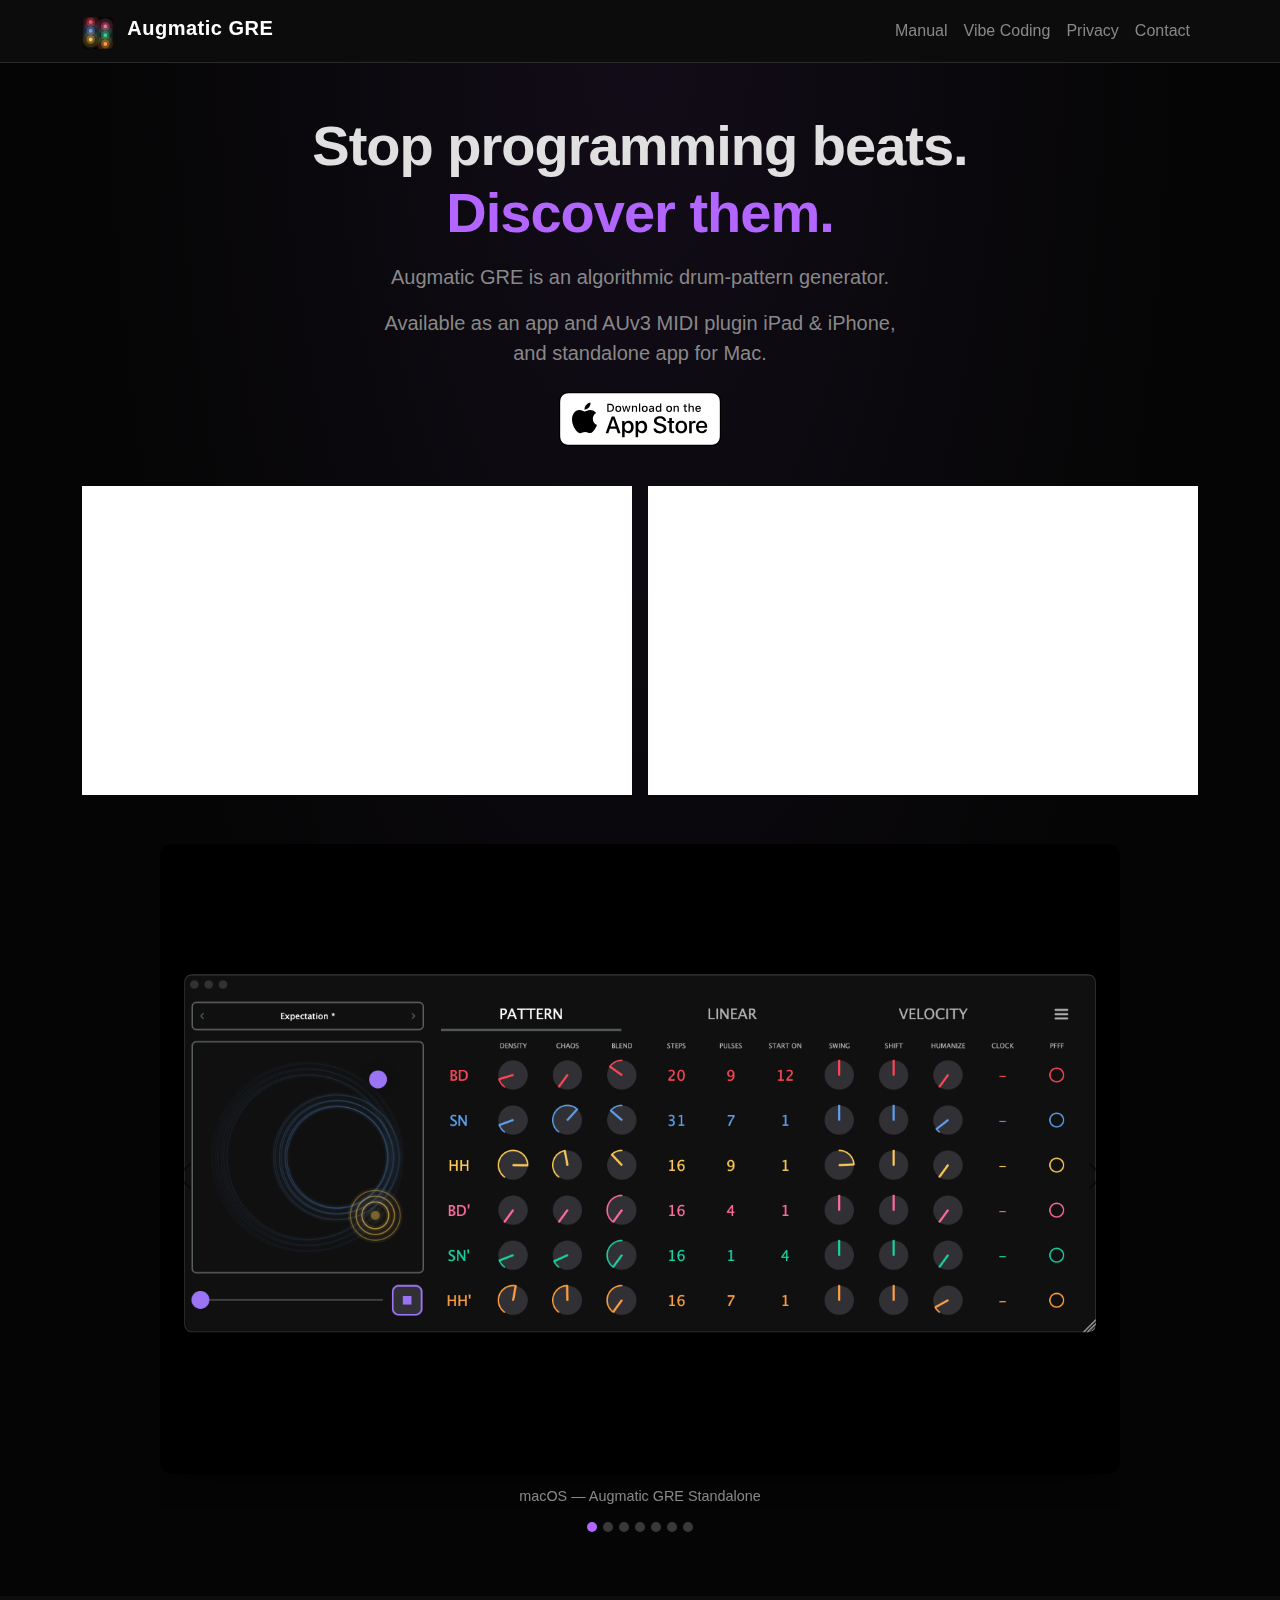
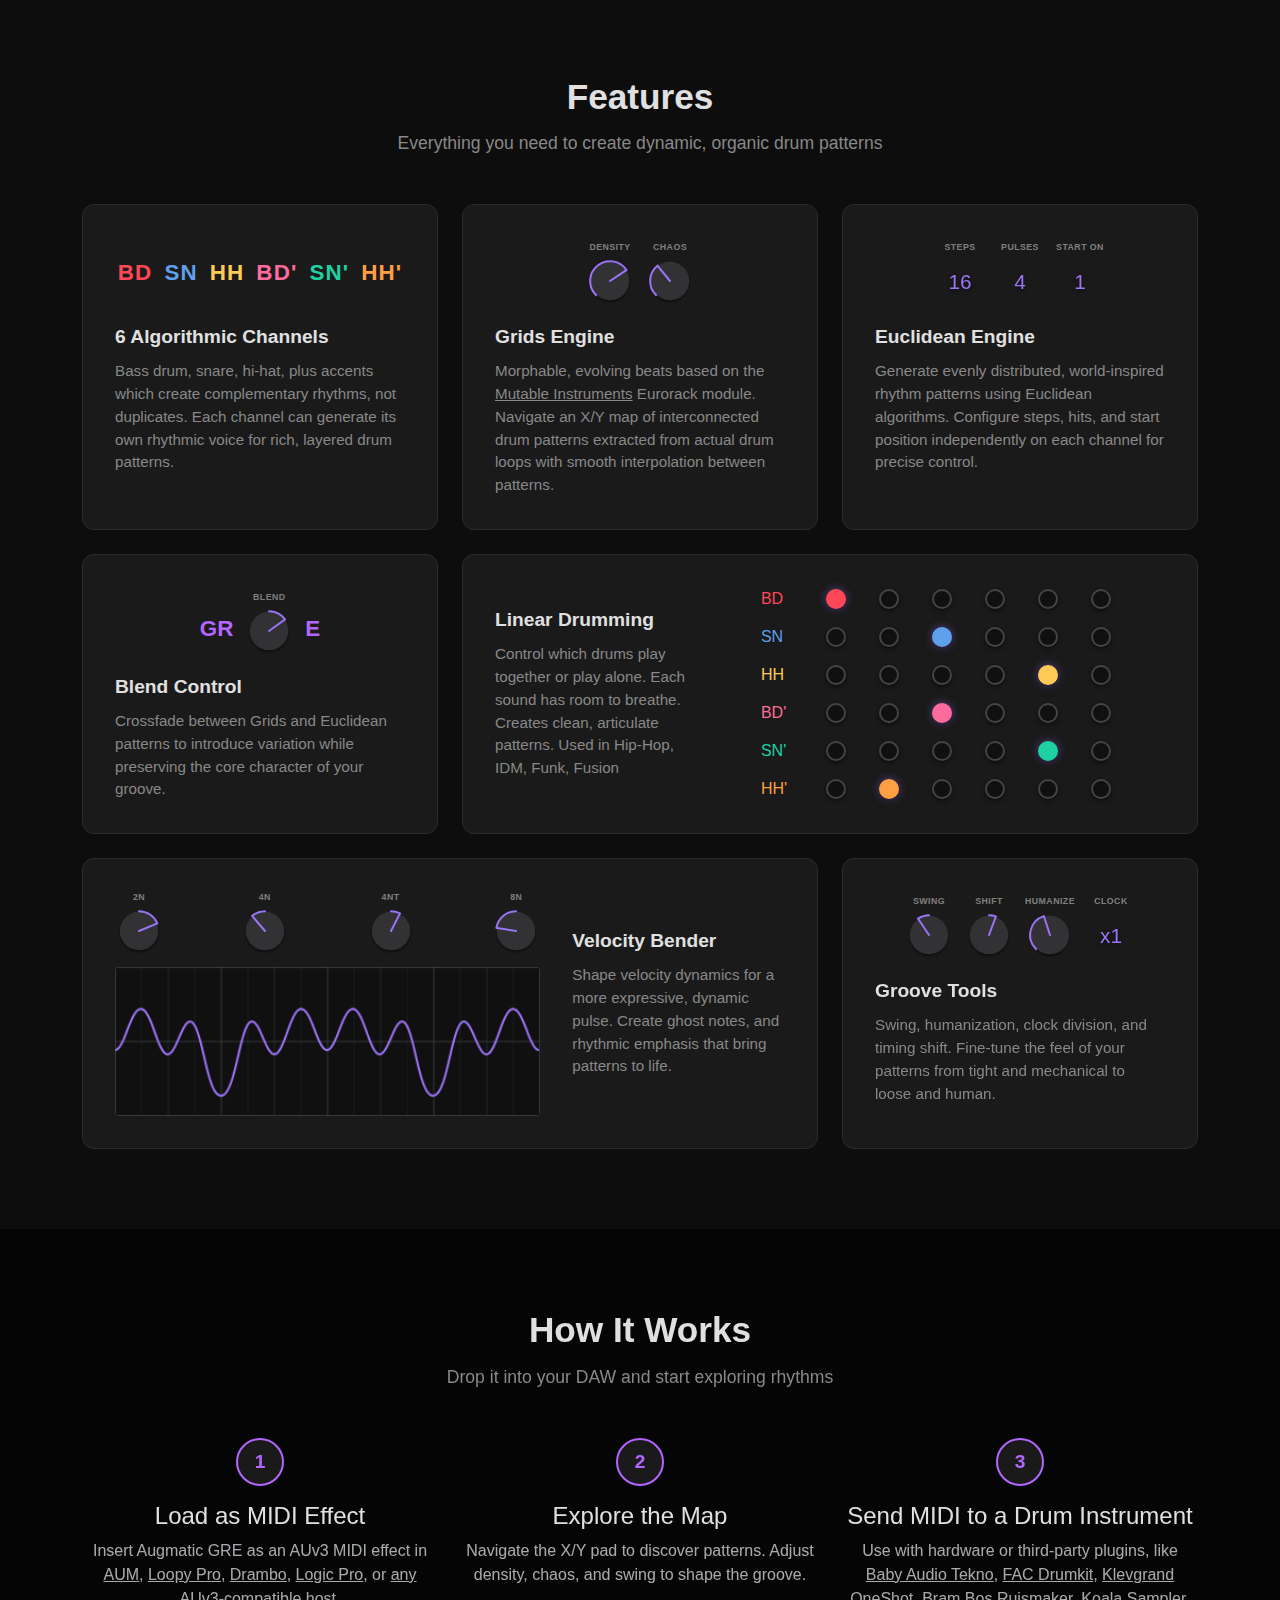
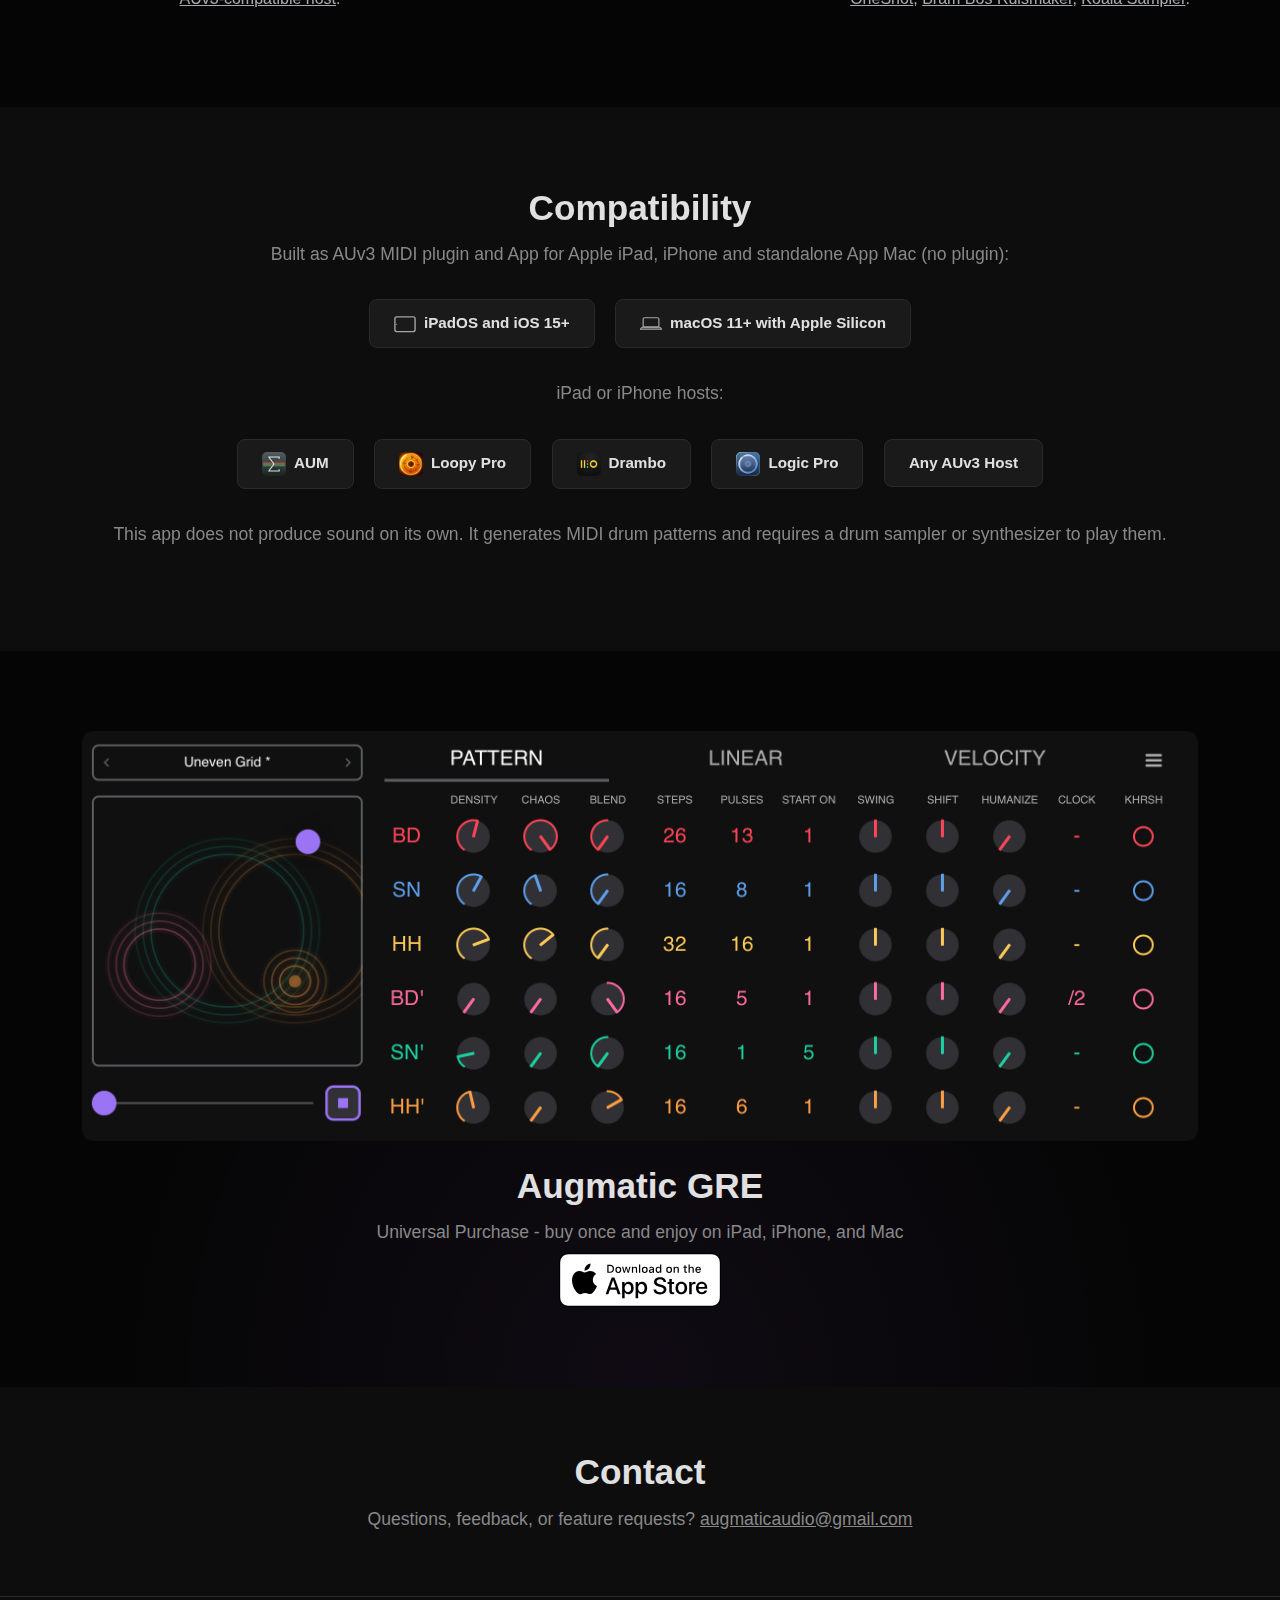
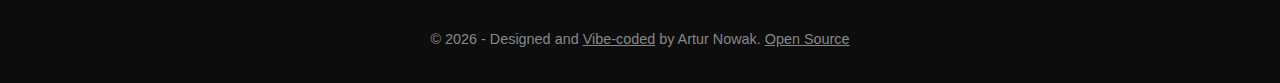
<file: docs/index.html>
<!DOCTYPE html>
<html lang="en" data-bs-theme="dark">
<head>
    <meta charset="UTF-8">
    <meta name="viewport" content="width=device-width, initial-scale=1.0">
    <title>Augmatic GRE - Algorithmic Drum Pattern Generator</title>
    <meta name="description" content="Augmatic GRE is an AUv3 MIDI plugin that generates expressive drum patterns using algorithms inspired by Mutable Instruments Grids. Available for macOS and iPad.">
    <link rel="icon" type="image/png" href="img/app-icon.png">
    <link rel="stylesheet" href="css/bootstrap.min.css">
    <link rel="stylesheet" href="css/style.css">
</head>
<body>

    <!-- Navbar -->
    <nav class="navbar navbar-expand-lg fixed-top">
        <div class="container">
            <a class="navbar-brand text-white" href="#">
                <img src="img/app-icon.png" alt="Augmatic GRE" width="32" height="32" class="d-inline-block align-text-top me-2" style="border-radius: 6px;">
                Augmatic GRE
            </a>
            <button class="navbar-toggler" type="button" data-bs-toggle="collapse" data-bs-target="#navbarNav">
                <span class="navbar-toggler-icon"></span>
            </button>
            <div class="collapse navbar-collapse" id="navbarNav">
                <ul class="navbar-nav ms-auto">
                    <li class="nav-item"><a class="nav-link" href="user-manual/index.html">Manual</a></li>
                    <li class="nav-item"><a class="nav-link" href="vibe-coding.html">Vibe Coding</a></li>
                    <li class="nav-item"><a class="nav-link" href="privacy.html">Privacy</a></li>
                    <li class="nav-item"><a class="nav-link" href="#contact">Contact</a></li>
                </ul>
            </div>
        </div>
    </nav>

    <!-- Hero -->
    <section class="hero">
        <div class="container">
            <div class="text-center">
                <h1>Stop programming beats.<br><span class="accent">Discover them.</span></h1>
                <p class="lead mt-3 mx-auto">
                    Augmatic GRE is an algorithmic drum-pattern generator.
                </p>
                <p class="lead mt-3 mx-auto">
Available as an app and AUv3 MIDI plugin iPad & iPhone,<br>and standalone app for Mac.
                </p>
                <div class="mt-4 d-flex flex-wrap gap-3 justify-content-center align-items-center">
                    <a href="https://apps.apple.com/app/id6759214507" class="appstore-badge" target="_blank" rel="noopener">
                        <img src="img/appstore/Download_on_App_Store/White_lockup/SVG/Download_on_the_App_Store_Badge_US-UK_RGB_wht_092917.svg" alt="Download on the App Store">
                    </a>
                </div>

                <!-- YouTube Videos -->
                <div class="row g-3 mt-4 justify-content-center">
                    <div class="col-md-6">
                        <div class="ratio ratio-16x9">
                            <iframe src="https://www.youtube-nocookie.com/embed/O_lVuXbbPZc" title="Augmatic GRE Video 1" frameborder="0" allow="accelerometer; autoplay; clipboard-write; encrypted-media; gyroscope; picture-in-picture" allowfullscreen></iframe>
                        </div>
                    </div>
                    <div class="col-md-6">
                        <div class="ratio ratio-16x9">
                            <iframe src="https://www.youtube-nocookie.com/embed/n6gjZcg1IaY" title="Augmatic GRE Video 2" frameborder="0" allow="accelerometer; autoplay; clipboard-write; encrypted-media; gyroscope; picture-in-picture" allowfullscreen></iframe>
                        </div>
                    </div>
                </div>
            </div>

            <!-- Screenshot Carousel -->
            <div id="screenshotCarousel" class="carousel slide mt-5" data-bs-ride="carousel" data-bs-interval="4000">
                <div class="carousel-indicators">
                    <button type="button" data-bs-target="#screenshotCarousel" data-bs-slide-to="0" class="active"></button>
                    <button type="button" data-bs-target="#screenshotCarousel" data-bs-slide-to="1"></button>
                    <button type="button" data-bs-target="#screenshotCarousel" data-bs-slide-to="2"></button>
                    <button type="button" data-bs-target="#screenshotCarousel" data-bs-slide-to="3"></button>
                    <button type="button" data-bs-target="#screenshotCarousel" data-bs-slide-to="4"></button>
                    <button type="button" data-bs-target="#screenshotCarousel" data-bs-slide-to="5"></button>
                    <button type="button" data-bs-target="#screenshotCarousel" data-bs-slide-to="6"></button>
                </div>
                <div class="carousel-inner">
                    <div class="carousel-item">
                        <img src="img/screenshots/ipad-augmatic-gre-2-aum.png" class="d-block mx-auto" alt="Augmatic GRE in AUM">
                        <div class="carousel-caption-custom">iPad &mdash; Augmatic GRE in AUM with OneShot (not included)</div>
                    </div>
                    <div class="carousel-item">
                        <img src="img/screenshots/ipad-augmatic-gre-3-loopy-pro.png" class="d-block mx-auto" alt="Augmatic GRE in Loopy Pro">
                        <div class="carousel-caption-custom">iPad &mdash; Augmatic GRE in Loopy Pro (not included)</div>
                    </div>
                    <div class="carousel-item">
                        <img src="img/screenshots/ipad-augmatic-gre-4-drambo.png" class="d-block mx-auto" alt="Augmatic GRE in Drambo">
                        <div class="carousel-caption-custom">iPad &mdash; Augmatic GRE in Drambo (not included)</div>
                    </div>
                    <div class="carousel-item">
                        <img src="img/screenshots/ipad-augmatic-gre-5-cubasis.png" class="d-block mx-auto" alt="Augmatic GRE in Cubasis">
                        <div class="carousel-caption-custom">iPad &mdash; Augmatic GRE in Cubasis (not included)</div>
                    </div>
                    <div class="carousel-item active">
                        <img src="img/screenshots/mac-augmatic-gre-1-standalone.png" class="d-block mx-auto" alt="Augmatic GRE — macOS Standalone">
                        <div class="carousel-caption-custom">macOS &mdash; Augmatic GRE Standalone</div>
                    </div>
                    <div class="carousel-item">
                        <img src="img/screenshots/ipad-augmatic-gre-1-standalone.png" class="d-block mx-auto" alt="Augmatic GRE — iPad Standalone">
                        <div class="carousel-caption-custom">iPad &mdash; Augmatic GRE Standalone</div>
                    </div>
                    <div class="carousel-item">
                        <img src="img/screenshots/ipad-augmatic-gre-6-logic-pro.png" class="d-block mx-auto" alt="Augmatic GRE in Logic Pro">
                        <div class="carousel-caption-custom">iPad &mdash; Augmatic GRE in Logic Pro (not included)</div>
                    </div>
                </div>
                <button class="carousel-control-prev" type="button" data-bs-target="#screenshotCarousel" data-bs-slide="prev">
                    <span class="carousel-control-prev-icon"></span>
                    <span class="visually-hidden">Previous</span>
                </button>
                <button class="carousel-control-next" type="button" data-bs-target="#screenshotCarousel" data-bs-slide="next">
                    <span class="carousel-control-next-icon"></span>
                    <span class="visually-hidden">Next</span>
                </button>
            </div>
        </div>
    </section>

    <!-- SVG Filters for control effects -->
    <svg width="0" height="0" class="svg-filters">
        <defs>
            <filter id="knobShadow" x="-50%" y="-50%" width="200%" height="200%">
                <feDropShadow dx="0" dy="6" stdDeviation="4" flood-color="#000" flood-opacity="0.5"/>
            </filter>
        </defs>
    </svg>

    <!-- Features -->
    <section class="features" id="features">
        <div class="container">
            <div class="text-center">
                <h2 class="section-title">Features</h2>
                <p class="section-subtitle">Everything you need to create dynamic, organic drum patterns</p>
            </div>
            <div class="row g-4">
                <!-- Row 1: 6 Algorithmic Channels | Grids Engine | Euclidean Engine -->
                <div class="col-md-6 col-lg-4">
                    <div class="feature-card">
                        <div class="feature-controls">
                            <span class="channel-label" style="color:var(--color-row-bd)">BD</span>
                            <span class="channel-label" style="color:var(--color-row-sn)">SN</span>
                            <span class="channel-label" style="color:var(--color-row-hh)">HH</span>
                            <span class="channel-label" style="color:var(--color-row-bd-alt)">BD'</span>
                            <span class="channel-label" style="color:var(--color-row-sn-alt)">SN'</span>
                            <span class="channel-label" style="color:var(--color-row-hh-alt)">HH'</span>
                        </div>
                        <h3>6 Algorithmic Channels</h3>
                        <p>Bass drum, snare, hi-hat, plus accents which create complementary rhythms, not duplicates. Each channel can generate its own rhythmic voice for rich, layered drum patterns.</p>
                    </div>
                </div>
                <div class="col-md-6 col-lg-4">
                    <div class="feature-card">
                        <div class="feature-controls">
                            <div class="feature-ctrl">
                                <span class="ctrl-label">DENSITY</span>
                                <div class="knob-container knob-responsive" data-knob-id="www-density"></div>
                            </div>
                            <div class="feature-ctrl">
                                <span class="ctrl-label">CHAOS</span>
                                <div class="knob-container knob-responsive" data-knob-id="www-chaos"></div>
                            </div>
                        </div>
                        <h3>Grids Engine</h3>
                        <p>Morphable, evolving beats based on the <a href="https://pichenettes.github.io/mutable-instruments-documentation/modules/grids/" target="_blank" rel="noopener">Mutable Instruments</a> Eurorack module. Navigate an X/Y map of interconnected drum patterns extracted from actual drum loops with smooth interpolation between patterns.</p>
                    </div>
                </div>
                <div class="col-md-6 col-lg-4">
                    <div class="feature-card">
                        <div class="feature-controls">
                            <div class="feature-ctrl">
                                <span class="ctrl-label">STEPS</span>
                                <div class="scroll-list" data-scroll-list-id="www-steps" data-options="2,3,4,5,6,7,8,9,10,11,12,13,14,15,16,17,18,19,20,21,22,23,24,25,26,27,28,29,30,31,32" data-initial-value="14">
                                    <span class="scroll-list-text">16</span>
                                </div>
                            </div>
                            <div class="feature-ctrl">
                                <span class="ctrl-label">PULSES</span>
                                <div class="scroll-list" data-scroll-list-id="www-pulses" data-options="1,2,3,4,5,6,7,8,9,10,11,12,13,14,15,16" data-initial-value="3">
                                    <span class="scroll-list-text">4</span>
                                </div>
                            </div>
                            <div class="feature-ctrl">
                                <span class="ctrl-label">START ON</span>
                                <div class="scroll-list" data-scroll-list-id="www-start-on" data-options="1,2,3,4,5,6,7,8,9,10,11,12,13,14,15,16" data-initial-value="0">
                                    <span class="scroll-list-text">1</span>
                                </div>
                            </div>
                        </div>
                        <h3>Euclidean Engine</h3>
                        <p>Generate evenly distributed, world‑inspired rhythm patterns using Euclidean algorithms. Configure steps, hits, and start position independently on each channel for precise control.</p>
                    </div>
                </div>
                <!-- Row 2: Blend Control | Linear Drumming (double width) -->
                <div class="col-md-6 col-lg-4">
                    <div class="feature-card">
                        <div class="feature-controls">
                            <span class="blend-label-gr">GR</span>
                            <div class="feature-ctrl">
                                <span class="ctrl-label">BLEND</span>
                                <div class="knob-container knob-responsive" data-knob-id="www-probability"></div>
                            </div>
                            <span class="blend-label-e">E</span>
                        </div>
                        <h3>Blend Control</h3>
                        <p>Crossfade between Grids and Euclidean patterns to introduce variation while preserving the core character of your groove.</p>
                    </div>
                </div>
                <div class="col-md-12 col-lg-8">
                    <div class="feature-card-wide">
                        <div class="feature-card-wide-text">
                            <h3>Linear Drumming</h3>
                            <p>Control which drums play together or play alone. Each sound has room to breathe. Creates clean, articulate patterns. Used in Hip-Hop, IDM, Funk, Fusion</p>
                        </div>
                        <div class="feature-card-wide-controls">
                            <div class="feature-controls">
                                <div class="ctrl-dots">
                                    <div class="ctrl-dots-row">
                                        <span class="ctrl-dots-label" style="color:var(--color-row-bd)">BD</span>
                                        <div class="mm-priority-radios">
                                            <input type="radio" name="www-ld-bd" class="mm-priority-radio" data-mm-row="0" data-mm-priority="0" checked>
                                            <input type="radio" name="www-ld-bd" class="mm-priority-radio" data-mm-row="0" data-mm-priority="1">
                                            <input type="radio" name="www-ld-bd" class="mm-priority-radio" data-mm-row="0" data-mm-priority="2">
                                            <input type="radio" name="www-ld-bd" class="mm-priority-radio" data-mm-row="0" data-mm-priority="3">
                                            <input type="radio" name="www-ld-bd" class="mm-priority-radio" data-mm-row="0" data-mm-priority="4">
                                            <input type="radio" name="www-ld-bd" class="mm-priority-radio" data-mm-row="0" data-mm-priority="5">
                                        </div>
                                    </div>
                                    <div class="ctrl-dots-row">
                                        <span class="ctrl-dots-label" style="color:var(--color-row-sn)">SN</span>
                                        <div class="mm-priority-radios">
                                            <input type="radio" name="www-ld-sn" class="mm-priority-radio" data-mm-row="1" data-mm-priority="0">
                                            <input type="radio" name="www-ld-sn" class="mm-priority-radio" data-mm-row="1" data-mm-priority="1">
                                            <input type="radio" name="www-ld-sn" class="mm-priority-radio" data-mm-row="1" data-mm-priority="2" checked>
                                            <input type="radio" name="www-ld-sn" class="mm-priority-radio" data-mm-row="1" data-mm-priority="3">
                                            <input type="radio" name="www-ld-sn" class="mm-priority-radio" data-mm-row="1" data-mm-priority="4">
                                            <input type="radio" name="www-ld-sn" class="mm-priority-radio" data-mm-row="1" data-mm-priority="5">
                                        </div>
                                    </div>
                                    <div class="ctrl-dots-row">
                                        <span class="ctrl-dots-label" style="color:var(--color-row-hh)">HH</span>
                                        <div class="mm-priority-radios">
                                            <input type="radio" name="www-ld-hh" class="mm-priority-radio" data-mm-row="2" data-mm-priority="0">
                                            <input type="radio" name="www-ld-hh" class="mm-priority-radio" data-mm-row="2" data-mm-priority="1">
                                            <input type="radio" name="www-ld-hh" class="mm-priority-radio" data-mm-row="2" data-mm-priority="2">
                                            <input type="radio" name="www-ld-hh" class="mm-priority-radio" data-mm-row="2" data-mm-priority="3">
                                            <input type="radio" name="www-ld-hh" class="mm-priority-radio" data-mm-row="2" data-mm-priority="4" checked>
                                            <input type="radio" name="www-ld-hh" class="mm-priority-radio" data-mm-row="2" data-mm-priority="5">
                                        </div>
                                    </div>
                                    <div class="ctrl-dots-row">
                                        <span class="ctrl-dots-label" style="color:var(--color-row-bd-alt)">BD'</span>
                                        <div class="mm-priority-radios">
                                            <input type="radio" name="www-ld-bdacc" class="mm-priority-radio" data-mm-row="3" data-mm-priority="0">
                                            <input type="radio" name="www-ld-bdacc" class="mm-priority-radio" data-mm-row="3" data-mm-priority="1">
                                            <input type="radio" name="www-ld-bdacc" class="mm-priority-radio" data-mm-row="3" data-mm-priority="2" checked>
                                            <input type="radio" name="www-ld-bdacc" class="mm-priority-radio" data-mm-row="3" data-mm-priority="3">
                                            <input type="radio" name="www-ld-bdacc" class="mm-priority-radio" data-mm-row="3" data-mm-priority="4">
                                            <input type="radio" name="www-ld-bdacc" class="mm-priority-radio" data-mm-row="3" data-mm-priority="5">
                                        </div>
                                    </div>
                                    <div class="ctrl-dots-row">
                                        <span class="ctrl-dots-label" style="color:var(--color-row-sn-alt)">SN'</span>
                                        <div class="mm-priority-radios">
                                            <input type="radio" name="www-ld-snacc" class="mm-priority-radio" data-mm-row="4" data-mm-priority="0">
                                            <input type="radio" name="www-ld-snacc" class="mm-priority-radio" data-mm-row="4" data-mm-priority="1">
                                            <input type="radio" name="www-ld-snacc" class="mm-priority-radio" data-mm-row="4" data-mm-priority="2">
                                            <input type="radio" name="www-ld-snacc" class="mm-priority-radio" data-mm-row="4" data-mm-priority="3">
                                            <input type="radio" name="www-ld-snacc" class="mm-priority-radio" data-mm-row="4" data-mm-priority="4" checked>
                                            <input type="radio" name="www-ld-snacc" class="mm-priority-radio" data-mm-row="4" data-mm-priority="5">
                                        </div>
                                    </div>
                                    <div class="ctrl-dots-row">
                                        <span class="ctrl-dots-label" style="color:var(--color-row-hh-alt)">HH'</span>
                                        <div class="mm-priority-radios">
                                            <input type="radio" name="www-ld-hhacc" class="mm-priority-radio" data-mm-row="5" data-mm-priority="0">
                                            <input type="radio" name="www-ld-hhacc" class="mm-priority-radio" data-mm-row="5" data-mm-priority="1" checked>
                                            <input type="radio" name="www-ld-hhacc" class="mm-priority-radio" data-mm-row="5" data-mm-priority="2">
                                            <input type="radio" name="www-ld-hhacc" class="mm-priority-radio" data-mm-row="5" data-mm-priority="3">
                                            <input type="radio" name="www-ld-hhacc" class="mm-priority-radio" data-mm-row="5" data-mm-priority="4">
                                            <input type="radio" name="www-ld-hhacc" class="mm-priority-radio" data-mm-row="5" data-mm-priority="5">
                                        </div>
                                    </div>
                                </div>
                            </div>
                        </div>
                    </div>
                </div>
                <!-- Row 3: Velocity Bender (double width) | Groove Tools -->
                <div class="col-md-12 col-lg-8">
                    <div class="feature-card-wide">
                        <div class="feature-card-wide-controls">
                            <div class="feature-controls vb-knobs-row">
                                <div class="feature-ctrl">
                                    <span class="ctrl-label">2N</span>
                                    <div class="knob-container knob-responsive" data-knob-id="www-instrument-vel-2n"></div>
                                </div>
                                <div class="feature-ctrl">
                                    <span class="ctrl-label">4N</span>
                                    <div class="knob-container knob-responsive" data-knob-id="www-instrument-vel-4n"></div>
                                </div>
                                <div class="feature-ctrl">
                                    <span class="ctrl-label">4NT</span>
                                    <div class="knob-container knob-responsive" data-knob-id="www-instrument-vel-4nt"></div>
                                </div>
                                <div class="feature-ctrl">
                                    <span class="ctrl-label">8N</span>
                                    <div class="knob-container knob-responsive" data-knob-id="www-instrument-vel-8n"></div>
                                </div>
                            </div>
                            <canvas class="vb-waveform-www" data-vb-canvas="www" width="400" height="140"></canvas>
                        </div>
                        <div class="feature-card-wide-text">
                            <h3>Velocity Bender</h3>
                            <p>Shape velocity dynamics for a more expressive, dynamic pulse. Create ghost notes, and rhythmic emphasis that bring patterns to life.</p>
                        </div>
                    </div>
                </div>
                <div class="col-md-6 col-lg-4">
                    <div class="feature-card">
                        <div class="feature-controls">
                            <div class="feature-ctrl">
                                <span class="ctrl-label">SWING</span>
                                <div class="knob-container knob-responsive" data-knob-id="www-swing"></div>
                            </div>
                            <div class="feature-ctrl">
                                <span class="ctrl-label">SHIFT</span>
                                <div class="knob-container knob-responsive" data-knob-id="www-shift"></div>
                            </div>
                            <div class="feature-ctrl">
                                <span class="ctrl-label">HUMANIZE</span>
                                <div class="knob-container knob-responsive" data-knob-id="www-humanize"></div>
                            </div>
                            <div class="feature-ctrl">
                                <span class="ctrl-label">CLOCK</span>
                                <div class="scroll-list" data-scroll-list-id="www-clock" data-options="x1,x2,x4,/2,/4" data-initial-value="0">
                                    <span class="scroll-list-text">x1</span>
                                </div>
                            </div>
                        </div>
                        <h3>Groove Tools</h3>
                        <p>Swing, humanization, clock division, and timing shift. Fine-tune the feel of your patterns from tight and mechanical to loose and human.</p>
                    </div>
                </div>
            </div>
        </div>
    </section>

    <!-- How It Works -->
    <section class="how-it-works" id="how-it-works">
        <div class="container">
            <div class="text-center">
                <h2 class="section-title">How It Works</h2>
                <p class="section-subtitle">Drop it into your DAW and start exploring rhythms</p>
            </div>
            <div class="row g-4 justify-content-center">
                <div class="col-md-4 text-center">
                    <div class="step-number">1</div>
                    <h4>Load as MIDI Effect</h4>
                    <p class="text-muted">Insert Augmatic GRE as an AUv3 MIDI effect in <a href="https://apps.apple.com/us/app/aum-audio-mixer/id1055636344" target="_blank" rel="noopener">AUM</a>, <a href="https://apps.apple.com/us/app/loopy-pro-looper-daw-sampler/id1492670451" target="_blank" rel="noopener">Loopy Pro</a>, <a href="https://apps.apple.com/us/app/drambo/id1469365718" target="_blank" rel="noopener">Drambo</a>, <a href="https://apps.apple.com/us/app/logic-pro-for-ipad/id1615087040" target="_blank" rel="noopener">Logic Pro</a>, or <a href="https://thebeatcommunity.com/tag/daw/" target="_blank" rel="noopener">any AUv3-compatible host</a>.</p>
                </div>
                <div class="col-md-4 text-center">
                    <div class="step-number">2</div>
                    <h4>Explore the Map</h4>
                    <p class="text-muted">Navigate the X/Y pad to discover patterns. Adjust density, chaos, and swing to shape the groove.</p>
                </div>
                <div class="col-md-4 text-center">
                    <div class="step-number">3</div>
                    <h4>Send MIDI to a Drum Instrument</h4>
                    <p class="text-muted">Use with hardware or third-party plugins, like <a href="https://apps.apple.com/us/app/tekno-baby-audio/id6752663225" target="_blank" rel="noopener">Baby Audio Tekno</a>, <a href="https://apps.apple.com/us/app/fac-drumkit/id1552568814" target="_blank" rel="noopener">FAC Drumkit</a>, <a href="https://apps.apple.com/us/app/oneshot-drum-sampler/id6651855358" target="_blank" rel="noopener">Klevgrand OneShot</a>, <a href="https://apps.apple.com/us/app/ruismaker/id1122156899" target="_blank" rel="noopener">Bram Bos Ruismaker</a>, <a href="https://apps.apple.com/us/app/koala-sampler/id1449584007" target="_blank" rel="noopener">Koala Sampler</a>.</p>
                </div>
            </div>
        </div>
    </section>

    <!-- Compatibility -->
    <section class="compatibility" id="compatibility">
        <div class="container text-center">
            <h2 class="section-title">Compatibility</h2>
            <p class="section-subtitle">Built as AUv3 MIDI plugin and App for Apple iPad, iPhone and standalone App Mac (no plugin):</p>
            <div class="mb-4">
                <span class="compat-badge"><svg class="device-icon" viewBox="0 0 24 18" fill="none" stroke="currentColor" stroke-width="1.5" stroke-linecap="round" stroke-linejoin="round"><rect x="1" y="1" width="22" height="16" rx="2"/><circle cx="2.8" cy="9" r="0.6" fill="currentColor" stroke="none"/></svg>iPadOS and iOS 15+</span>
                <span class="compat-badge"><svg class="device-icon" viewBox="0 0 28 18" fill="none" stroke="currentColor" stroke-width="1.5" stroke-linecap="round" stroke-linejoin="round"><rect x="4" y="1" width="20" height="12" rx="1.5"/><path d="M1 15.5 C1 14 3 13 4 13 L24 13 C25 13 27 14 27 15.5"/><line x1="1" y1="15.5" x2="27" y2="15.5"/></svg>macOS 11+ with Apple Silicon</span>
            </div>
            <p class="section-subtitle">iPad or iPhone hosts:</p>
            <div>
                <a href="https://apps.apple.com/us/app/aum-audio-mixer/id1055636344" target="_blank" rel="noopener"><span class="compat-badge"><img src="img/icons/aum.png" class="compat-icon" alt="">AUM</span></a>
                <a href="https://apps.apple.com/us/app/loopy-pro-looper-daw-sampler/id1492670451" target="_blank" rel="noopener"><span class="compat-badge"><img src="img/icons/loopy-pro.png" class="compat-icon" alt="">Loopy Pro</span></a>
                <a href="https://apps.apple.com/us/app/drambo/id1469365718" target="_blank" rel="noopener"><span class="compat-badge"><img src="img/icons/drambo.png" class="compat-icon" alt="">Drambo</span></a>
                <a href="https://apps.apple.com/us/app/logic-pro-for-ipad/id1615087040" target="_blank" rel="noopener"><span class="compat-badge"><img src="img/icons/logic-pro.png" class="compat-icon" alt="">Logic Pro</span></a>
                <a href="https://thebeatcommunity.com/tag/daw/" target="_blank" rel="noopener"><span class="compat-badge">Any AUv3 Host</span></a>
            </div>
            <p class="section-subtitle mt-4">This app does not produce sound on its own. It generates MIDI drum patterns and requires a drum sampler or synthesizer to play them.</p>
        </div>
    </section>

    <!-- Screenshot + CTA / Download -->
    <section class="cta" id="download">
        <div class="container text-center">
            <img src="img/screenshots/ipad-augmatic-gre-1-standalone-short.png" class="d-block mx-auto screenshot-wide" alt="Augmatic GRE — iPad Standalone">
            <h2 class="section-title mt-4">Augmatic GRE</h2>
            <p class="section-subtitle mb-2">Universal Purchase - buy once and enjoy on iPad, iPhone, and Mac</p>
            <div class="d-flex flex-wrap gap-3 justify-content-center align-items-center">
                <a href="https://apps.apple.com/app/id6759214507" class="appstore-badge" target="_blank" rel="noopener">
                    <img src="img/appstore/Download_on_App_Store/White_lockup/SVG/Download_on_the_App_Store_Badge_US-UK_RGB_wht_092917.svg" alt="Download on the App Store">
                </a>
            </div>
        </div>
    </section>

    <!-- Contact -->
    <section class="contact" id="contact">
        <div class="container text-center">
            <h2 class="section-title">Contact</h2>
            <p class="section-subtitle mb-0">Questions, feedback, or feature requests? <a id="contact-email" href="#" class="contact-link"></a></p>
        </div>
    </section>

    <!-- Footer -->
    <footer class="site-footer">
        <div class="container text-center">
            <p class="mb-0">&copy; 2026 - Designed and <a href="vibe-coding.html" class="text-inherit">Vibe-coded</a> by Artur Nowak. <a href="../src/" class="text-inherit">Open Source</a></p>
        </div>
    </footer>

    <script src="js/bootstrap.bundle.min.js"></script>
    <script src="js/controls.js"></script>
    <script>
    document.addEventListener('DOMContentLoaded', function() {
        var gui = new MotorikGUI();
        gui.initializeAllControls();

        // Set display values for feature card knobs
        var presets = {
            'www-density': 90,
            'www-chaos': 45,
            'www-probability': 0.4,
            'www-instrument-vel-2n': 0.5,
            'www-instrument-vel-4n': -0.3,
            'www-instrument-vel-4nt': 0.2,
            'www-instrument-vel-8n': -0.6,
            'www-swing': -0.25,
            'www-shift': 0.15,
            'www-humanize': 55
        };
        for (var id in presets) {
            var ctrl = gui.controls[id];
            if (ctrl) {
                ctrl.value = presets[id];
                ctrl.updateDisplay();
            }
        }

        // Euclidean STEPS -> PULSES/START ON constraints
        var stepsCtrl = gui.controls['www-steps'];
        var pulsesCtrl = gui.controls['www-pulses'];
        var startOnCtrl = gui.controls['www-start-on'];
        if (stepsCtrl && pulsesCtrl && startOnCtrl) {
            function updateEuclideanConstraints(valueIndex) {
                var stepsValue = parseInt(stepsCtrl.options[valueIndex]);

                // Rebuild PULSES options: 0 to STEPS
                var pOpts = [];
                for (var i = 0; i <= stepsValue; i++) pOpts.push(String(i));
                var curPulse = parseInt(pulsesCtrl.options[pulsesCtrl.value]);
                pulsesCtrl.options = pOpts;
                pulsesCtrl.value = Math.min(curPulse, stepsValue);
                pulsesCtrl.updateDisplay();

                // Rebuild START ON options: 1 to STEPS
                var sOpts = [];
                for (var i = 1; i <= stepsValue; i++) sOpts.push(String(i));
                var curStart = parseInt(startOnCtrl.options[startOnCtrl.value]);
                startOnCtrl.options = sOpts;
                var clampedStart = Math.max(1, Math.min(stepsValue, curStart));
                startOnCtrl.value = sOpts.indexOf(String(clampedStart));
                if (startOnCtrl.value === -1) startOnCtrl.value = 0; // index of "1"
                startOnCtrl.updateDisplay();
            }
            var origStepsOnChange = stepsCtrl.onChange;
            stepsCtrl.onChange = function(valueIndex) {
                if (origStepsOnChange) origStepsOnChange(valueIndex);
                updateEuclideanConstraints(valueIndex);
            };
            // Trigger initial constraint
            updateEuclideanConstraints(stepsCtrl.value);
        }

        // Initialize VB waveform display
        var vbCanvas = document.querySelector('[data-vb-canvas="www"]');
        if (vbCanvas) {
            var vbController = new VelocityBenderController();
            var vbDisplay = new VBWaveformDisplay(vbCanvas, vbController);

            // Set initial values from presets
            vbController.setSliderValue(0, 0.5);
            vbController.setSliderValue(1, -0.3);
            vbController.setSliderValue(2, 0.2);
            vbController.setSliderValue(3, -0.6);
            vbDisplay.draw();

            // Connect knobs to VB controller
            var vbKnobIds = ['www-instrument-vel-2n', 'www-instrument-vel-4n', 'www-instrument-vel-4nt', 'www-instrument-vel-8n'];
            for (var i = 0; i < vbKnobIds.length; i++) {
                (function(index) {
                    var knobControl = gui.controls[vbKnobIds[index]];
                    if (knobControl) {
                        var originalOnChange = knobControl.onChange;
                        knobControl.onChange = function(value) {
                            if (originalOnChange) originalOnChange(value);
                            vbController.setSliderValue(index, value);
                            vbDisplay.draw();
                        };
                    }
                })(i);
            }
        }

        // Obfuscated email assembly (bot protection)
        var ce = document.getElementById('contact-email');
        if (ce) {
            var u = 'augmatic' + 'audio';
            var d = 'gmail' + '.' + 'com';
            var addr = u + '\u0040' + d;
            ce.href = 'mai' + 'lto:' + addr;
            ce.textContent = addr;
        }
    });
    </script>
</body>
</html>
</file>
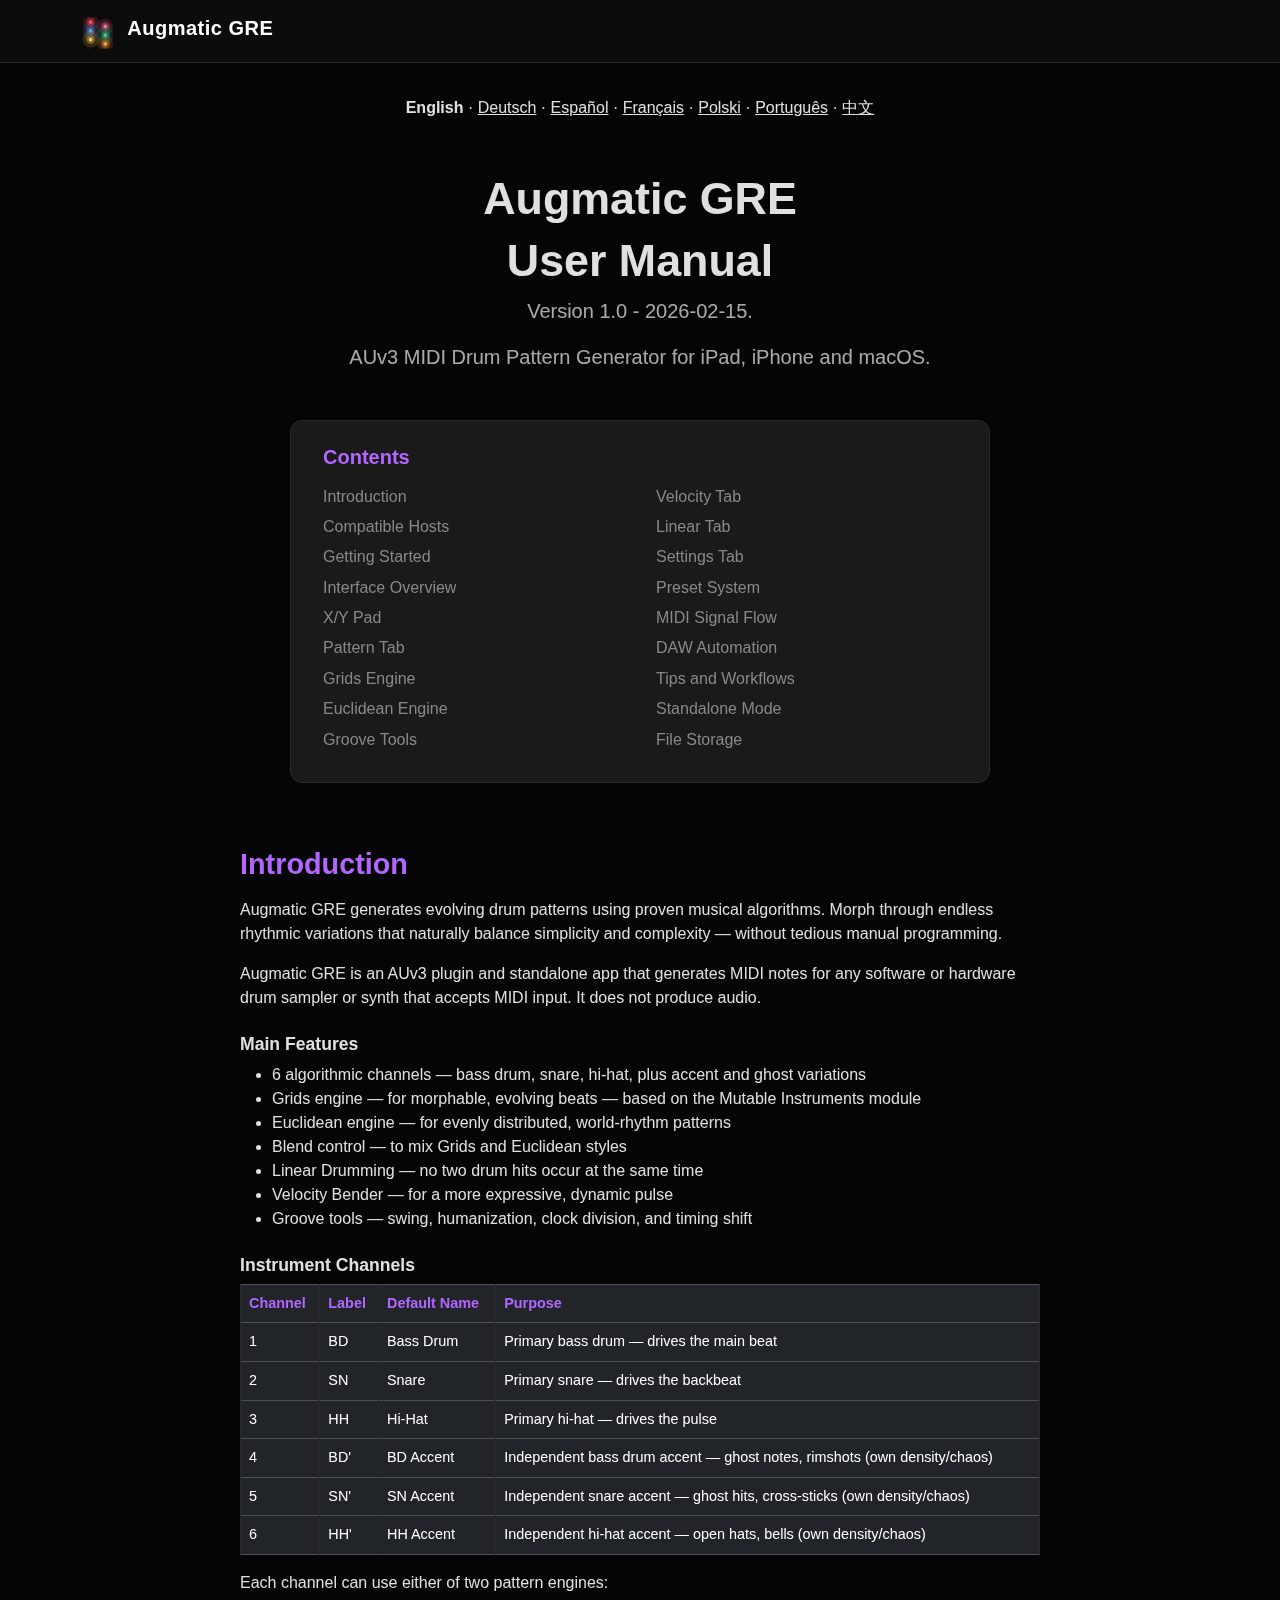
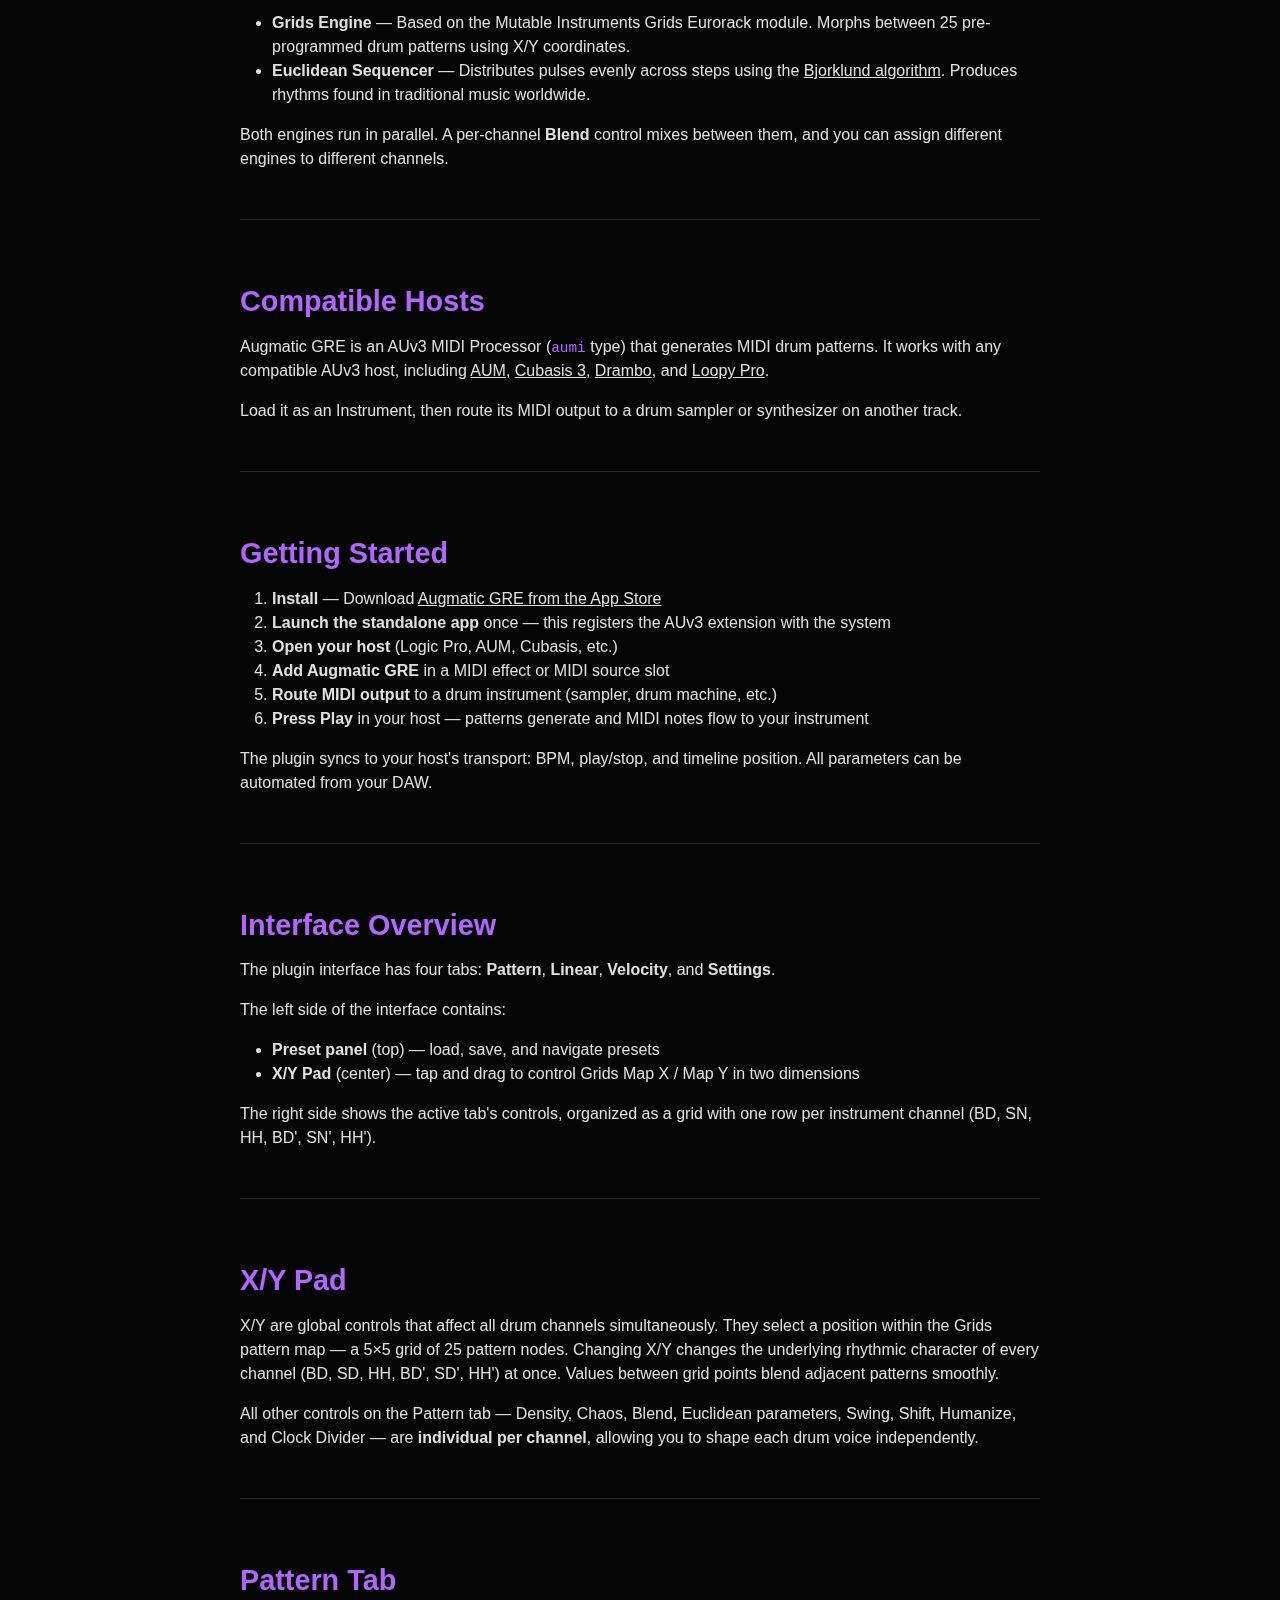
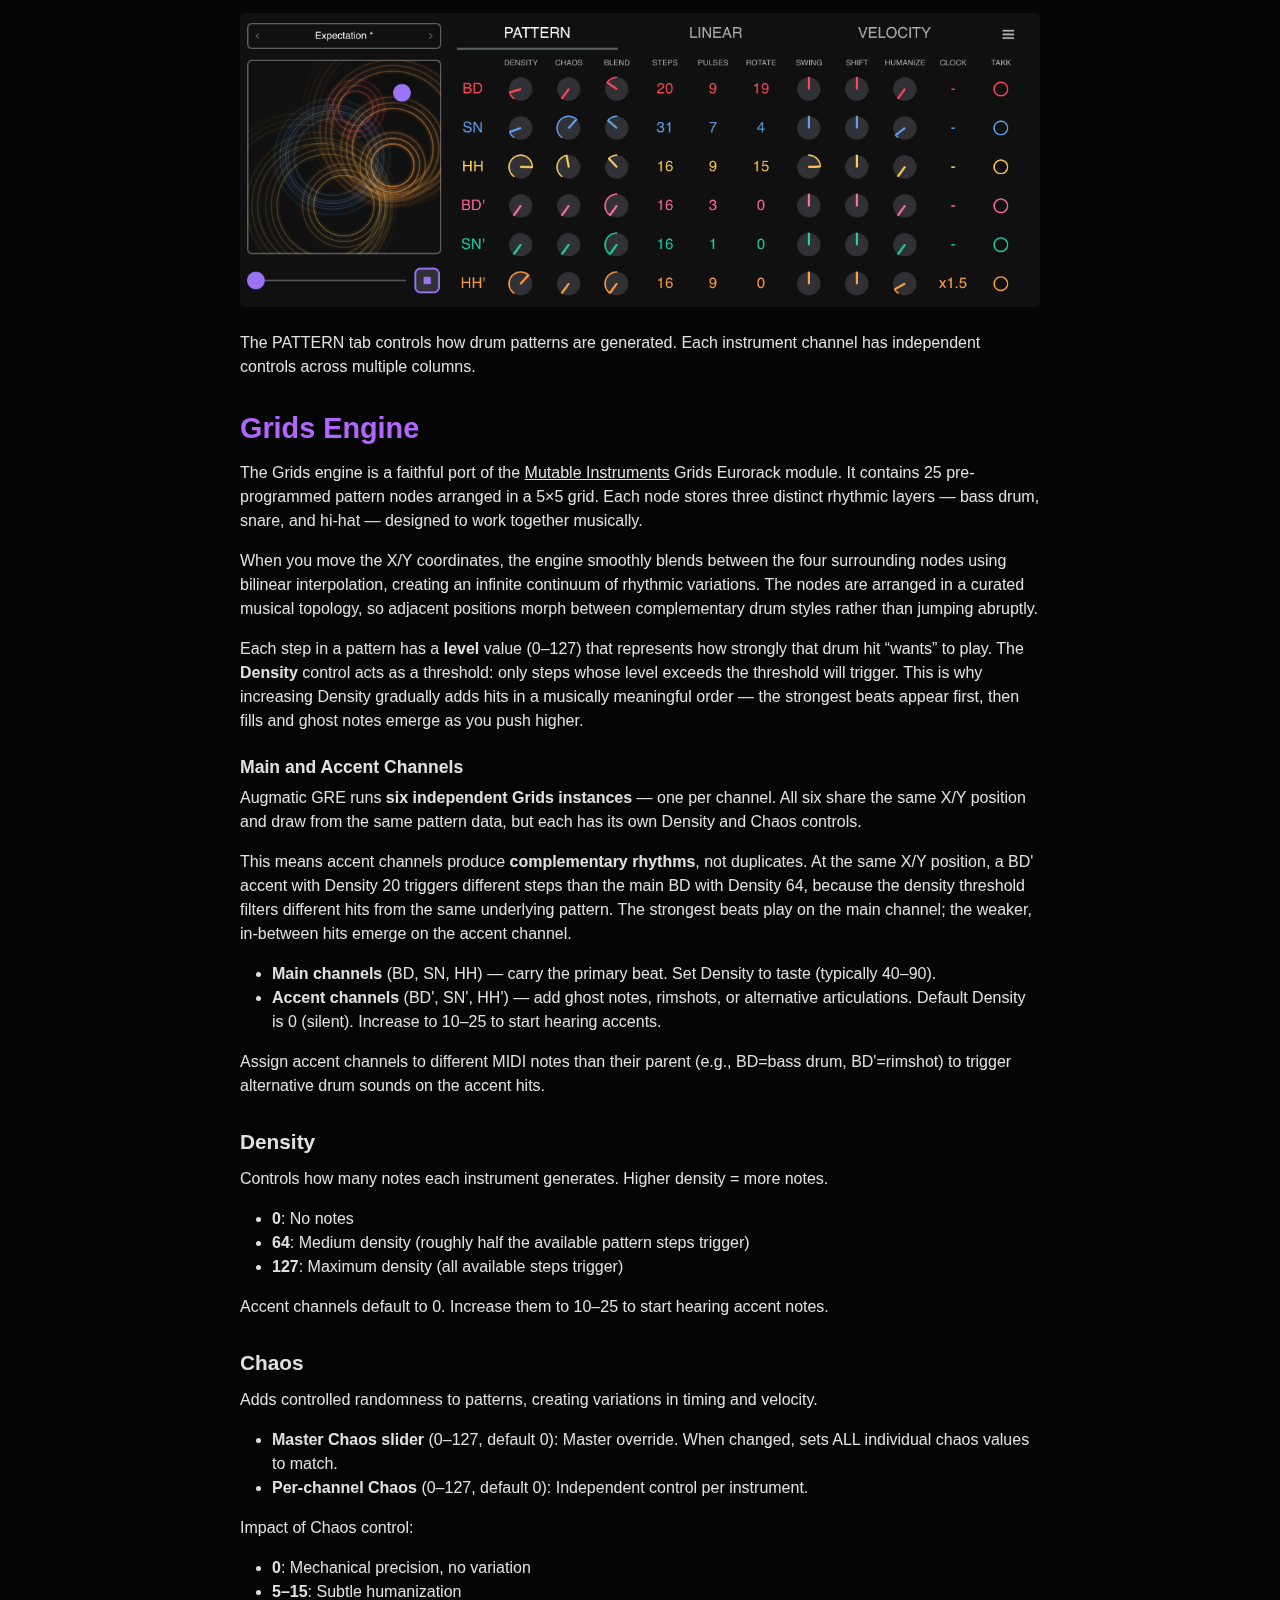
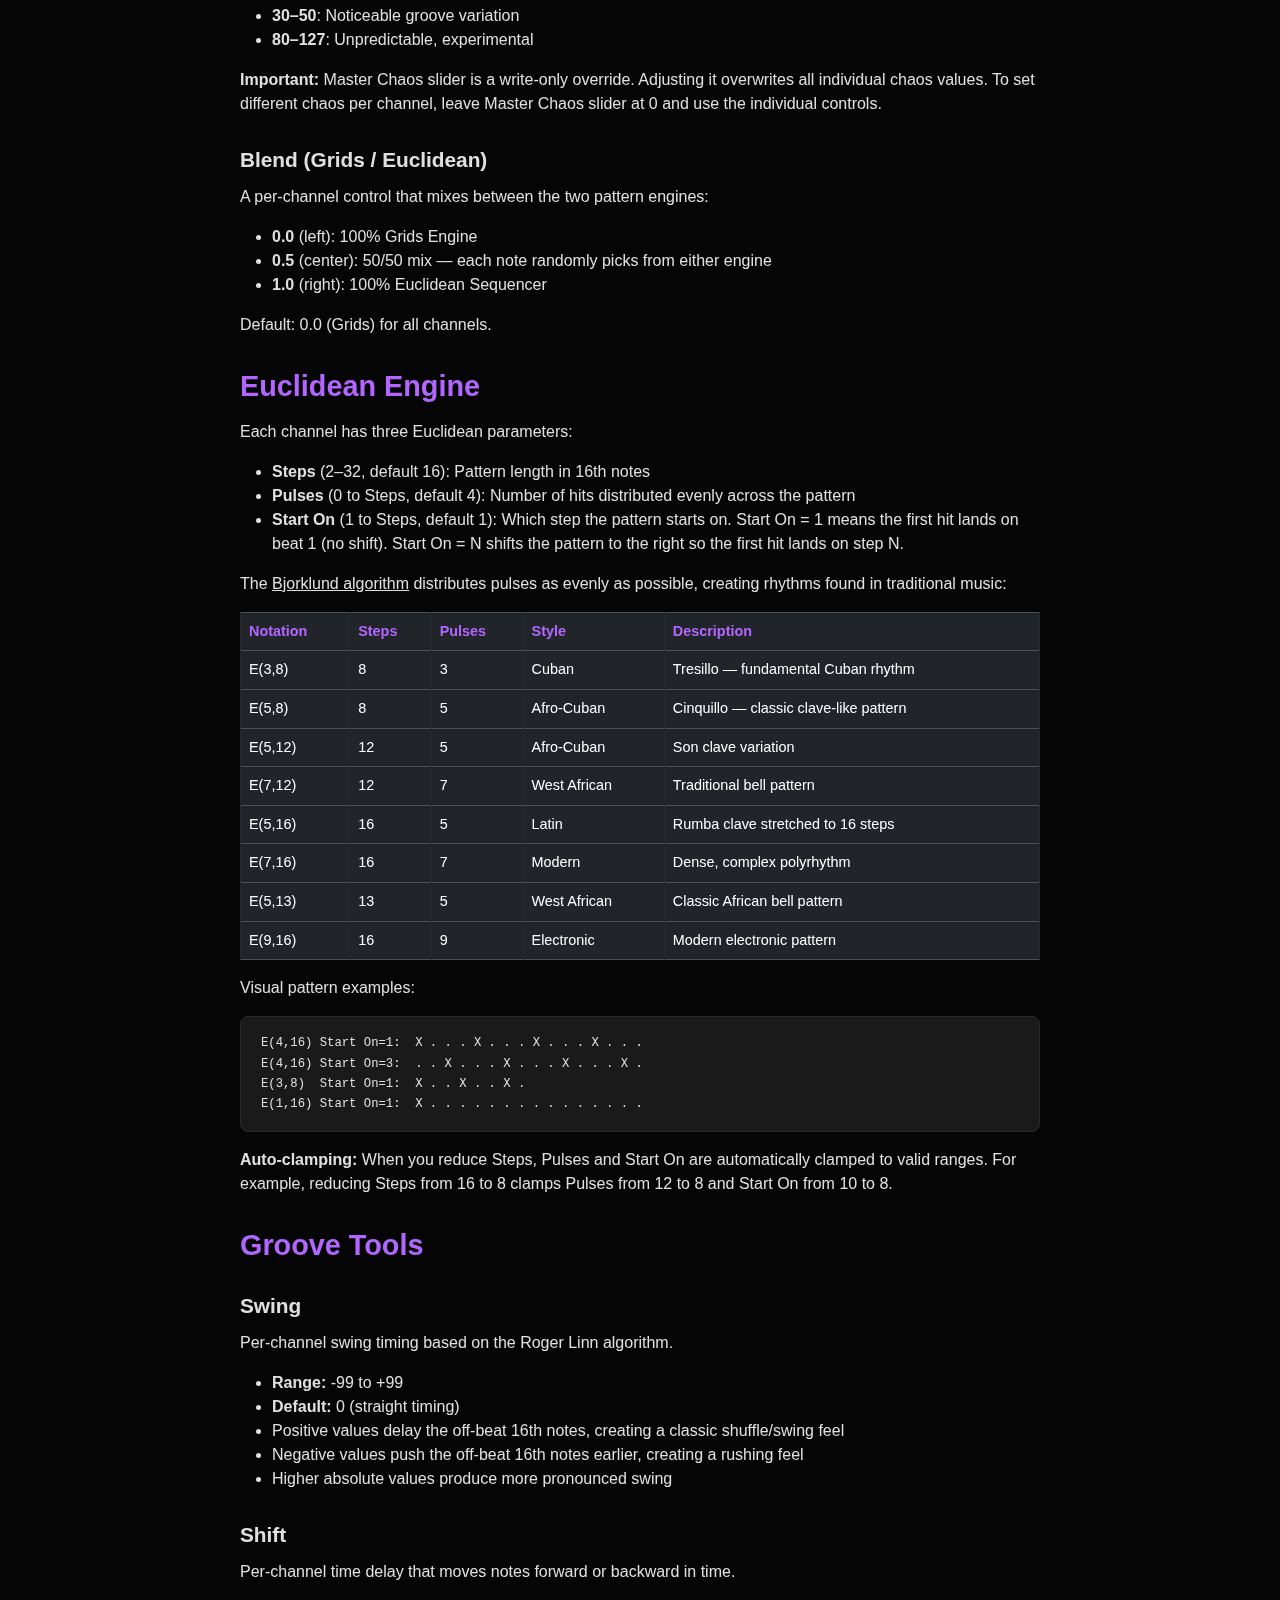
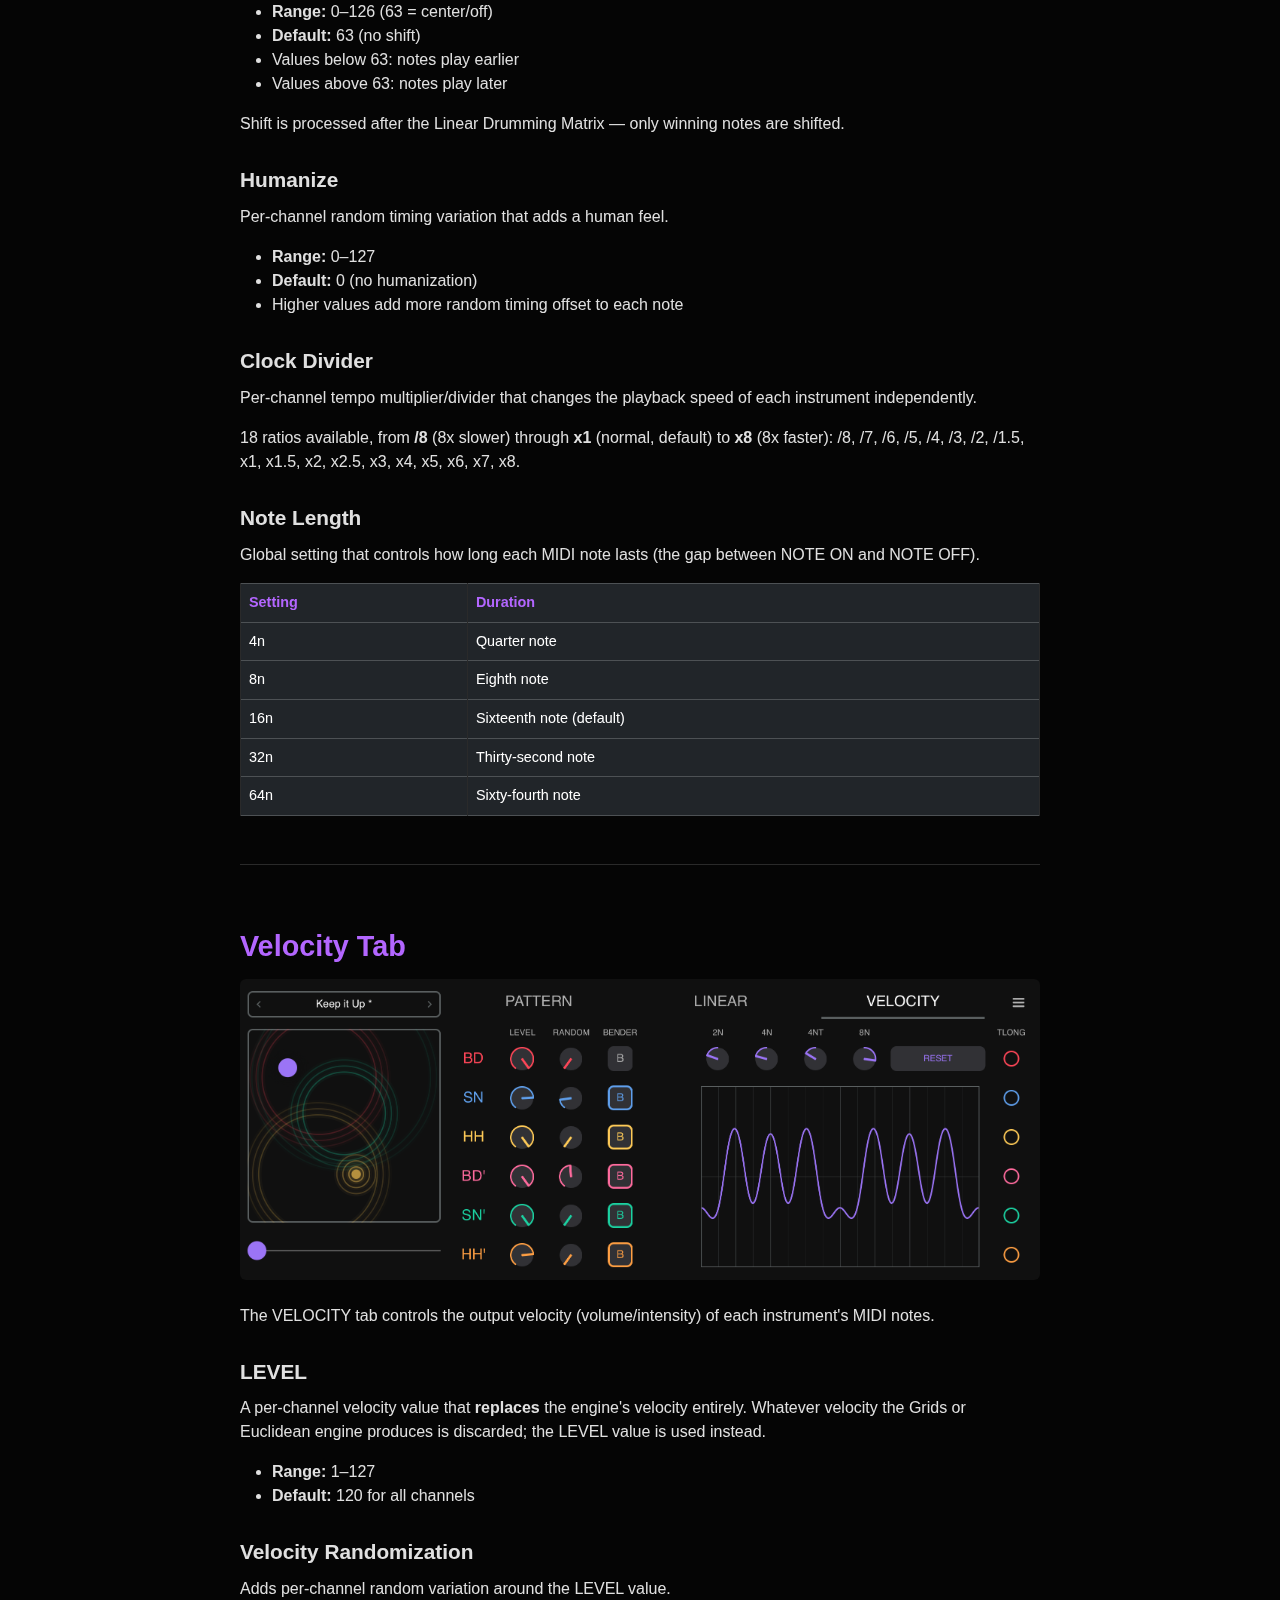
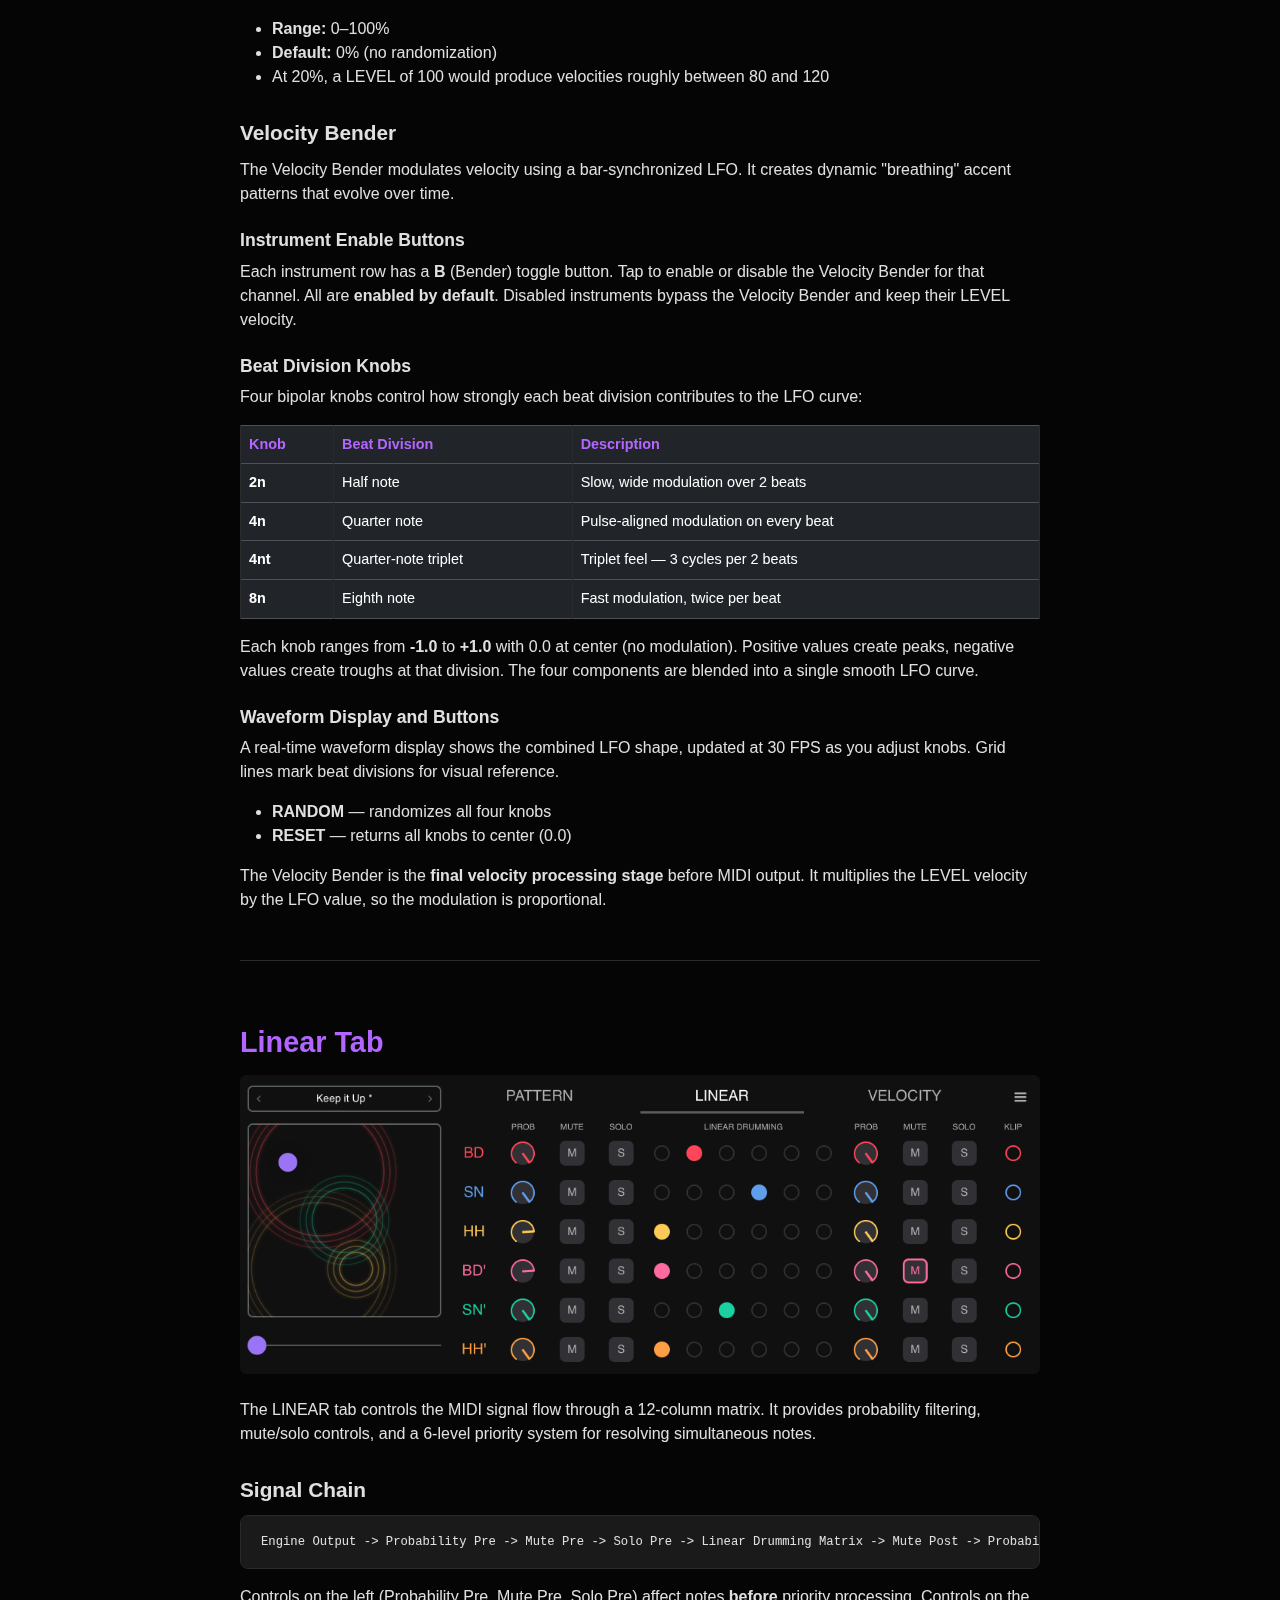
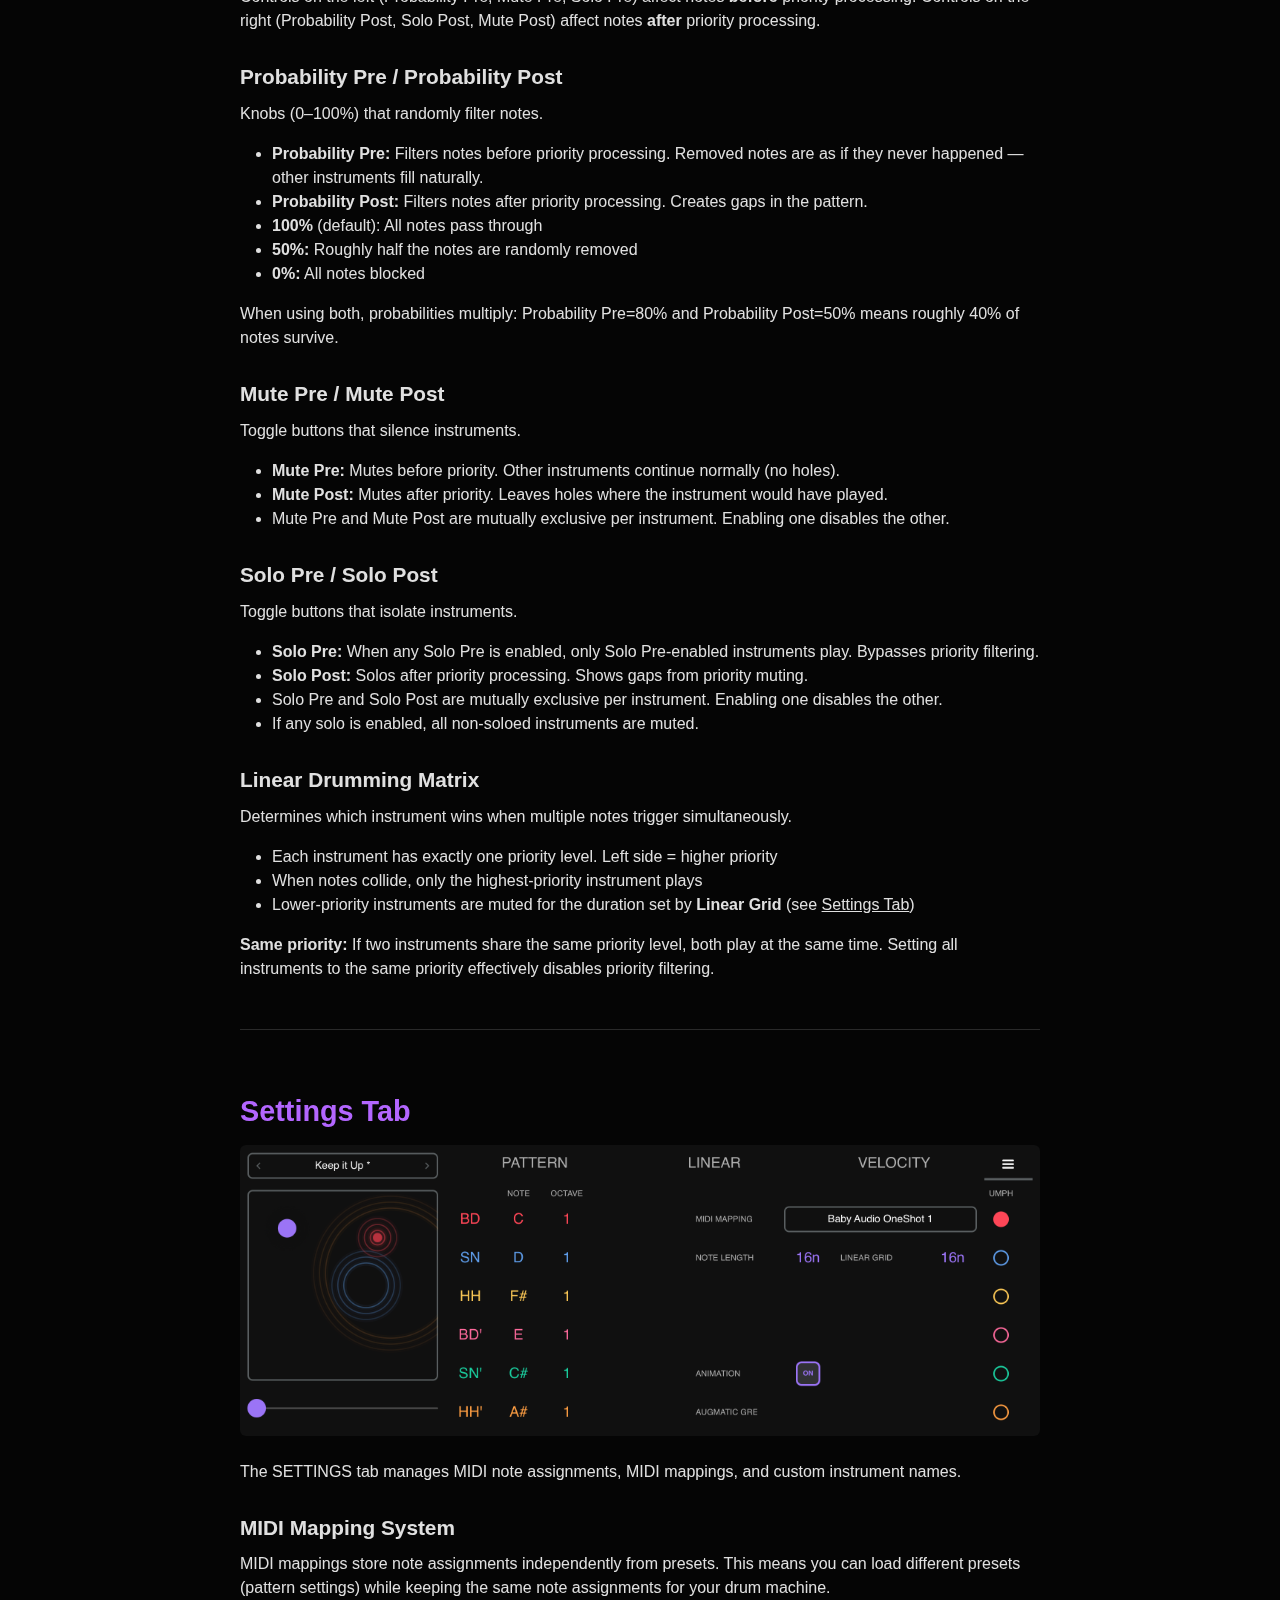
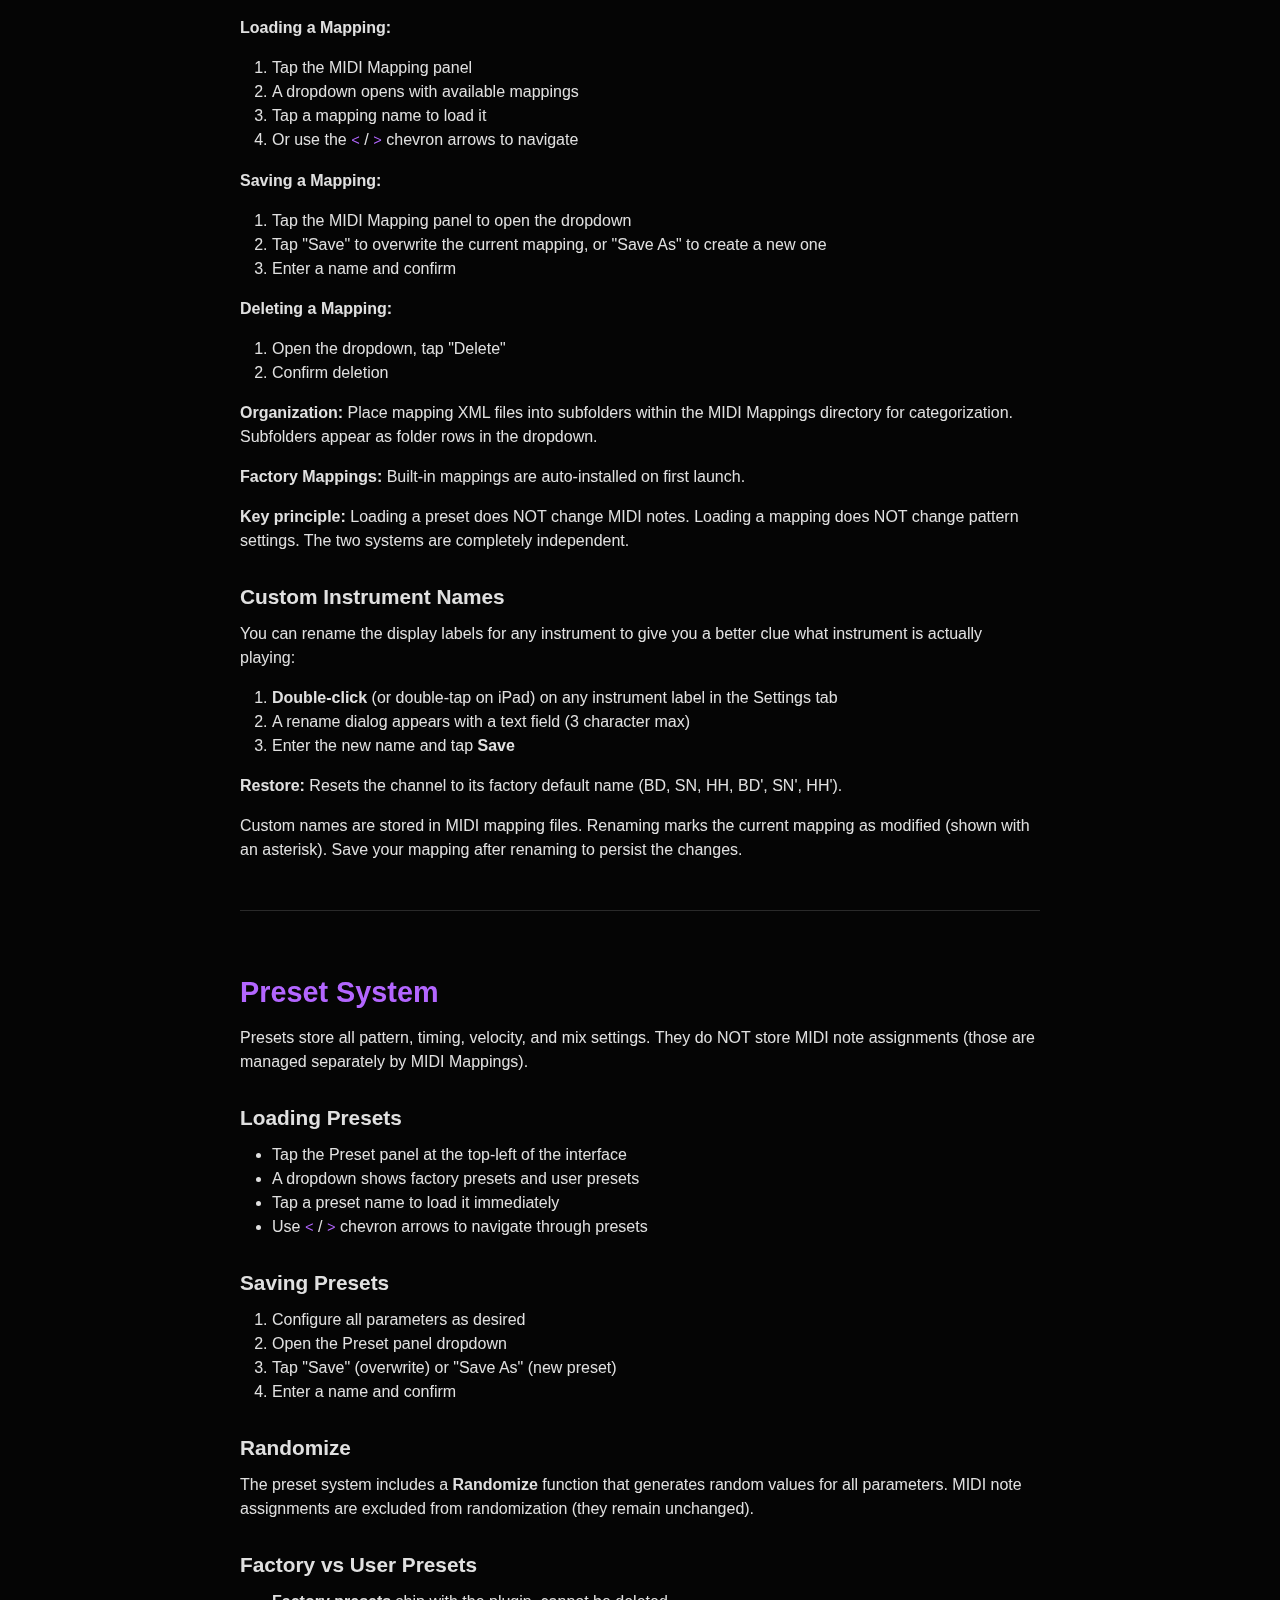
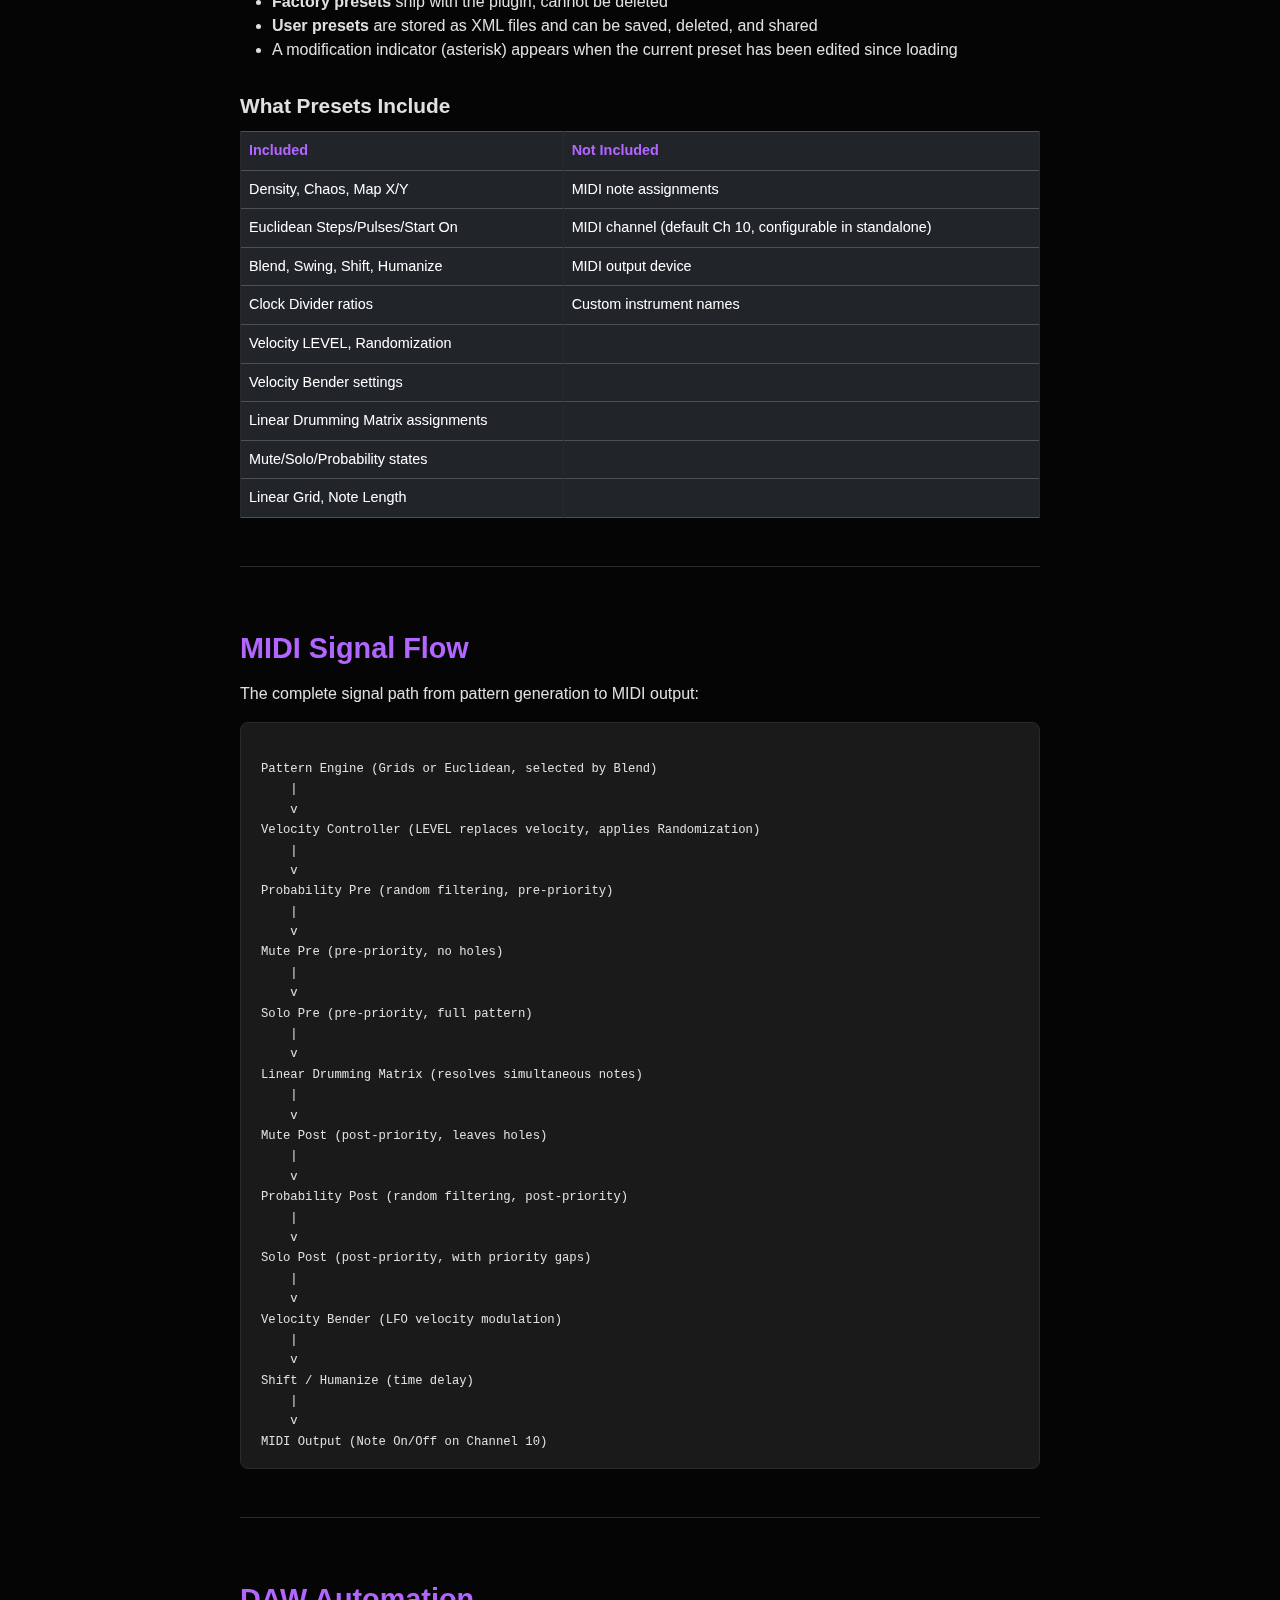
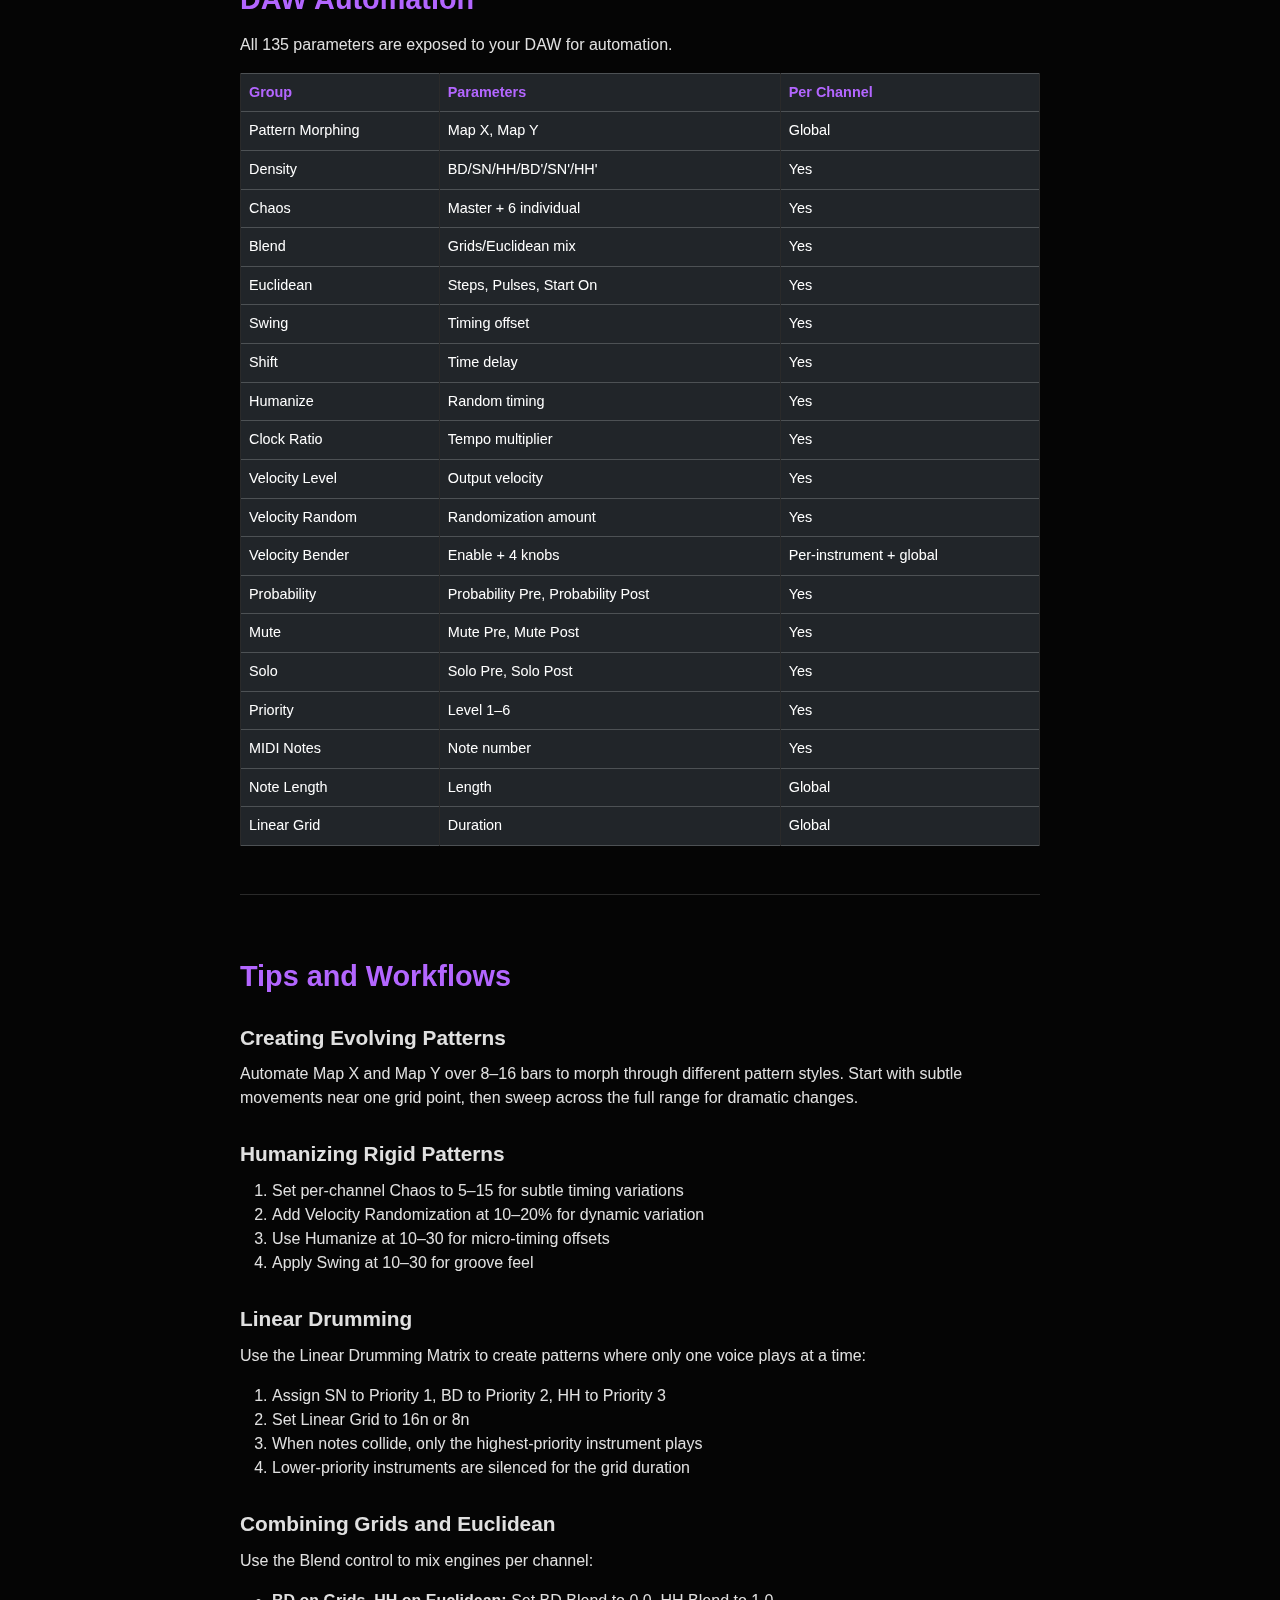
<file: docs/user-manual/index.html>
<!DOCTYPE html>
<html lang="en" data-bs-theme="dark">
<head>
    <meta charset="UTF-8">
    <meta name="viewport" content="width=device-width, initial-scale=1.0">
    <title>Manual - Augmatic GRE</title>
    <meta name="description" content="User manual for Augmatic GRE, an AUv3 MIDI drum pattern generator for macOS and iPad.">
    <link rel="icon" type="image/png" href="../img/app-icon.png">
    <link rel="stylesheet" href="../css/bootstrap.min.css">
    <link rel="stylesheet" href="../css/style.css">
</head>
<body>

    <!-- Navbar -->
    <nav class="navbar navbar-expand-lg fixed-top">
        <div class="container">
            <a class="navbar-brand text-white" href="../index.html">
                <img src="../img/app-icon.png" alt="Augmatic GRE" width="32" height="32" class="d-inline-block align-text-top me-2" style="border-radius: 6px;">
                Augmatic GRE
            </a>
            <button class="navbar-toggler" type="button" data-bs-toggle="collapse" data-bs-target="#navbarNav">
                <span class="navbar-toggler-icon"></span>
            </button>
            <div class="collapse navbar-collapse" id="navbarNav">
                <ul class="navbar-nav ms-auto">
                </ul>
            </div>
        </div>
    </nav>

    <!-- Manual Content -->
    <div class="manual-page">
        <div class="container">

            <!-- Language Selector -->
            <div class="text-center pt-3 pb-1">
                <strong>English</strong> &#183; <a href="de.html">Deutsch</a> &#183; <a href="sp.html">Espa&ntilde;ol</a> &#183; <a href="fr.html">Fran&ccedil;ais</a> &#183; <a href="pl.html">Polski</a> &#183; <a href="pt.html">Portugu&ecirc;s</a> &#183; <a href="cn.html">&#20013;&#25991;</a>
            </div>

            <!-- Manual Header -->
            <div class="manual-header text-center">
                <h1>Augmatic GRE</h1>
                <h1>User Manual</h1>
                <p class="lead text-muted">Version 1.0 - 2026-02-15.</p>
                <p class="lead text-muted">AUv3 MIDI Drum Pattern Generator for iPad, iPhone and macOS.</p>
            </div>

            <!-- Table of Contents -->
            <div class="manual-toc">
                <h5>Contents</h5>
                <ul>
                    <li><a href="#introduction">Introduction</a></li>
                    <li><a href="#compatible-hosts">Compatible Hosts</a></li>
                    <li><a href="#getting-started">Getting Started</a></li>
                    <li><a href="#interface-overview">Interface Overview</a></li>
                    <li><a href="#xy-pad">X/Y Pad</a></li>
                    <li><a href="#pattern-tab">Pattern Tab</a></li>
                    <li><a href="#grids-engine">Grids Engine</a></li>
                    <li><a href="#euclidean-engine">Euclidean Engine</a></li>
                    <li><a href="#groove-tools">Groove Tools</a></li>
                    <li><a href="#velocity-tab">Velocity Tab</a></li>
                    <li><a href="#linear-tab">Linear Tab</a></li>
                    <li><a href="#settings-tab">Settings Tab</a></li>
                    <li><a href="#preset-system">Preset System</a></li>
                    <li><a href="#signal-flow">MIDI Signal Flow</a></li>
                    <li><a href="#daw-automation">DAW Automation</a></li>
                    <li><a href="#tips">Tips and Workflows</a></li>
                    <li><a href="#standalone-mode">Standalone Mode</a></li>
                    <li><a href="#file-storage">File Storage</a></li>
                </ul>
            </div>

            <div class="manual-content">

                <!-- Introduction -->
                <section id="introduction">
                    <h2>Introduction</h2>
                    <p>Augmatic GRE generates evolving drum patterns using proven musical algorithms. Morph through endless rhythmic variations that naturally balance simplicity and complexity &mdash; without tedious manual programming.</p>
                    <p>Augmatic GRE is an AUv3 plugin and standalone app that generates MIDI notes for any software or hardware drum sampler or synth that accepts MIDI input. It does not produce audio.</p>

                    <h4>Main Features</h4>
                    <ul>
                        <li>6 algorithmic channels &mdash; bass drum, snare, hi&#8209;hat, plus accent and ghost variations</li>
                        <li>Grids engine &mdash; for morphable, evolving beats &mdash; based on the Mutable Instruments module</li>
                        <li>Euclidean engine &mdash; for evenly distributed, world&#8209;rhythm patterns</li>
                        <li>Blend control &mdash; to mix Grids and Euclidean styles</li>
                        <li>Linear Drumming &mdash; no two drum hits occur at the same time</li>
                        <li>Velocity Bender &mdash; for a more expressive, dynamic pulse</li>
                        <li>Groove tools &mdash; swing, humanization, clock division, and timing shift</li>
                    </ul>

                    <h4>Instrument Channels</h4>
                    <div class="table-responsive">
                        <table class="table table-dark table-bordered">
                            <thead><tr><th>Channel</th><th>Label</th><th>Default Name</th><th>Purpose</th></tr></thead>
                            <tbody>
                                <tr><td>1</td><td>BD</td><td>Bass Drum</td><td>Primary bass drum &mdash; drives the main beat</td></tr>
                                <tr><td>2</td><td>SN</td><td>Snare</td><td>Primary snare &mdash; drives the backbeat</td></tr>
                                <tr><td>3</td><td>HH</td><td>Hi-Hat</td><td>Primary hi-hat &mdash; drives the pulse</td></tr>
                                <tr><td>4</td><td>BD'</td><td>BD Accent</td><td>Independent bass drum accent &mdash; ghost notes, rimshots (own density/chaos)</td></tr>
                                <tr><td>5</td><td>SN'</td><td>SN Accent</td><td>Independent snare accent &mdash; ghost hits, cross-sticks (own density/chaos)</td></tr>
                                <tr><td>6</td><td>HH'</td><td>HH Accent</td><td>Independent hi-hat accent &mdash; open hats, bells (own density/chaos)</td></tr>
                            </tbody>
                        </table>
                    </div>

                    <p>Each channel can use either of two pattern engines:</p>
                    <ul>
                        <li><strong>Grids Engine</strong> &mdash; Based on the Mutable Instruments Grids Eurorack module. Morphs between 25 pre-programmed drum patterns using X/Y coordinates.</li>
                        <li><strong>Euclidean Sequencer</strong> &mdash; Distributes pulses evenly across steps using the <a href="https://en.wikipedia.org/wiki/Euclidean_rhythm" target="_blank" rel="noopener">Bjorklund algorithm</a>. Produces rhythms found in traditional music worldwide.</li>
                    </ul>
                    <p>Both engines run in parallel. A per-channel <strong>Blend</strong> control mixes between them, and you can assign different engines to different channels.</p>
                </section>

                <!-- Compatible Hosts -->
                <section id="compatible-hosts">
                    <h2>Compatible Hosts</h2>
                    <p>Augmatic GRE is an AUv3 MIDI Processor (<code>aumi</code> type) that generates MIDI drum patterns. It works with any compatible AUv3 host, including <a href="https://apps.apple.com/us/app/aum-audio-mixer/id1055636344" target="_blank" rel="noopener">AUM</a>, <a href="https://apps.apple.com/us/app/cubasis-3-music-studio/id1207839273" target="_blank" rel="noopener">Cubasis 3</a>, <a href="https://apps.apple.com/us/app/drambo/id1469365718" target="_blank" rel="noopener">Drambo</a>, and <a href="https://apps.apple.com/us/app/loopy-pro-looper-daw-sampler/id1492670451" target="_blank" rel="noopener">Loopy Pro</a>.</p>
                    <p>Load it as an Instrument, then route its MIDI output to a drum sampler or synthesizer on another track.</p>
                </section>

                <!-- Getting Started -->
                <section id="getting-started">
                    <h2>Getting Started</h2>
                    <ol>
                        <li><strong>Install</strong> &mdash; Download <a href="https://apps.apple.com/app/id6759214507" target="_blank" rel="noopener">Augmatic GRE from the App Store</a></li>
                        <li><strong>Launch the standalone app</strong> once &mdash; this registers the AUv3 extension with the system</li>
                        <li><strong>Open your host</strong> (Logic Pro, AUM, Cubasis, etc.)</li>
                        <li><strong>Add Augmatic GRE</strong> in a MIDI effect or MIDI source slot</li>
                        <li><strong>Route MIDI output</strong> to a drum instrument (sampler, drum machine, etc.)</li>
                        <li><strong>Press Play</strong> in your host &mdash; patterns generate and MIDI notes flow to your instrument</li>
                    </ol>
                    <p>The plugin syncs to your host's transport: BPM, play/stop, and timeline position. All parameters can be automated from your DAW.</p>
                </section>

                <!-- Interface Overview -->
                <section id="interface-overview">
                    <h2>Interface Overview</h2>
                    <p>The plugin interface has four tabs: <strong>Pattern</strong>, <strong>Linear</strong>, <strong>Velocity</strong>, and <strong>Settings</strong>.</p>
                    <p>The left side of the interface contains:</p>
                    <ul>
                        <li><strong>Preset panel</strong> (top) &mdash; load, save, and navigate presets</li>
                        <li><strong>X/Y Pad</strong> (center) &mdash; tap and drag to control Grids Map X / Map Y in two dimensions</li>
                    </ul>
                    <p>The right side shows the active tab's controls, organized as a grid with one row per instrument channel (BD, SN, HH, BD', SN', HH').</p>
                </section>

                <section id="xy-pad">
                    <h2>X/Y Pad</h2>
                    <p>X/Y are global controls that affect all drum channels simultaneously. They select a position within the Grids pattern map &mdash; a 5&times;5 grid of 25 pattern nodes. Changing X/Y changes the underlying rhythmic character of every channel (BD, SD, HH, BD', SD', HH') at once. Values between grid points blend adjacent patterns smoothly.</p>
                    <p>All other controls on the Pattern tab &mdash; Density, Chaos, Blend, Euclidean parameters, Swing, Shift, Humanize, and Clock Divider &mdash; are <strong>individual per channel</strong>, allowing you to shape each drum voice independently.</p>
                </section>

                <!-- Pattern Tab -->
                <section id="pattern-tab">
                    <h2>Pattern Tab</h2>
                    <img src="../img/screenshots/tab-1-pattern.png" class="img-fluid rounded mb-4" alt="Augmatic GRE — Pattern Tab">
                    <p>The PATTERN tab controls how drum patterns are generated. Each instrument channel has independent controls across multiple columns.</p>

                    <h2 id="grids-engine">Grids Engine</h2>
                    <p>The Grids engine is a faithful port of the <a href="https://mutable-instruments.net/" target="_blank" rel="noopener">Mutable Instruments</a> Grids Eurorack module. It contains 25 pre-programmed pattern nodes arranged in a 5&times;5 grid. Each node stores three distinct rhythmic layers &mdash; bass drum, snare, and hi-hat &mdash; designed to work together musically.</p>
                    <p>When you move the X/Y coordinates, the engine smoothly blends between the four surrounding nodes using bilinear interpolation, creating an infinite continuum of rhythmic variations. The nodes are arranged in a curated musical topology, so adjacent positions morph between complementary drum styles rather than jumping abruptly.</p>
                    <p>Each step in a pattern has a <strong>level</strong> value (0&ndash;127) that represents how strongly that drum hit &ldquo;wants&rdquo; to play. The <strong>Density</strong> control acts as a threshold: only steps whose level exceeds the threshold will trigger. This is why increasing Density gradually adds hits in a musically meaningful order &mdash; the strongest beats appear first, then fills and ghost notes emerge as you push higher.</p>

                    <h4>Main and Accent Channels</h4>
                    <p>Augmatic GRE runs <strong>six independent Grids instances</strong> &mdash; one per channel. All six share the same X/Y position and draw from the same pattern data, but each has its own Density and Chaos controls.</p>
                    <p>This means accent channels produce <strong>complementary rhythms</strong>, not duplicates. At the same X/Y position, a BD' accent with Density 20 triggers different steps than the main BD with Density 64, because the density threshold filters different hits from the same underlying pattern. The strongest beats play on the main channel; the weaker, in-between hits emerge on the accent channel.</p>
                    <ul>
                        <li><strong>Main channels</strong> (BD, SN, HH) &mdash; carry the primary beat. Set Density to taste (typically 40&ndash;90).</li>
                        <li><strong>Accent channels</strong> (BD', SN', HH') &mdash; add ghost notes, rimshots, or alternative articulations. Default Density is 0 (silent). Increase to 10&ndash;25 to start hearing accents.</li>
                    </ul>
                    <p>Assign accent channels to different MIDI notes than their parent (e.g., BD=bass drum, BD'=rimshot) to trigger alternative drum sounds on the accent hits.</p>

                    <h3>Density</h3>
                    <p>Controls how many notes each instrument generates. Higher density = more notes.</p>
                    <ul>
                        <li><strong>0</strong>: No notes</li>
                        <li><strong>64</strong>: Medium density (roughly half the available pattern steps trigger)</li>
                        <li><strong>127</strong>: Maximum density (all available steps trigger)</li>
                    </ul>
                    <p>Accent channels default to 0. Increase them to 10&ndash;25 to start hearing accent notes.</p>

                    <h3>Chaos</h3>
                    <p>Adds controlled randomness to patterns, creating variations in timing and velocity.</p>
                    <ul>
                        <li><strong>Master Chaos slider</strong> (0&ndash;127, default 0): Master override. When changed, sets ALL individual chaos values to match.</li>
                        <li><strong>Per-channel Chaos</strong> (0&ndash;127, default 0): Independent control per instrument.</li>
                    </ul>
                    <p>Impact of Chaos control:</p>
                    <ul>
                        <li><strong>0</strong>: Mechanical precision, no variation</li>
                        <li><strong>5&ndash;15</strong>: Subtle humanization</li>
                        <li><strong>30&ndash;50</strong>: Noticeable groove variation</li>
                        <li><strong>80&ndash;127</strong>: Unpredictable, experimental</li>
                    </ul>
                    <p><strong>Important:</strong> Master Chaos slider is a write-only override. Adjusting it overwrites all individual chaos values. To set different chaos per channel, leave Master Chaos slider at 0 and use the individual controls.</p>

                    <h3>Blend (Grids / Euclidean)</h3>
                    <p>A per-channel control that mixes between the two pattern engines:</p>
                    <ul>
                        <li><strong>0.0</strong> (left): 100% Grids Engine</li>
                        <li><strong>0.5</strong> (center): 50/50 mix &mdash; each note randomly picks from either engine</li>
                        <li><strong>1.0</strong> (right): 100% Euclidean Sequencer</li>
                    </ul>
                    <p>Default: 0.0 (Grids) for all channels.</p>

                    <h2 id="euclidean-engine">Euclidean Engine</h2>
                    <p>Each channel has three Euclidean parameters:</p>
                    <ul>
                        <li><strong>Steps</strong> (2&ndash;32, default 16): Pattern length in 16th notes</li>
                        <li><strong>Pulses</strong> (0 to Steps, default 4): Number of hits distributed evenly across the pattern</li>
                        <li><strong>Start On</strong> (1 to Steps, default 1): Which step the pattern starts on. Start On = 1 means the first hit lands on beat 1 (no shift). Start On = N shifts the pattern to the right so the first hit lands on step N.</li>
                    </ul>
                    <p>The <a href="https://en.wikipedia.org/wiki/Euclidean_rhythm" target="_blank" rel="noopener">Bjorklund algorithm</a> distributes pulses as evenly as possible, creating rhythms found in traditional music:</p>
                    <div class="table-responsive">
                        <table class="table table-dark table-bordered">
                            <thead><tr><th>Notation</th><th>Steps</th><th>Pulses</th><th>Style</th><th>Description</th></tr></thead>
                            <tbody>
                                <tr><td>E(3,8)</td><td>8</td><td>3</td><td>Cuban</td><td>Tresillo &mdash; fundamental Cuban rhythm</td></tr>
                                <tr><td>E(5,8)</td><td>8</td><td>5</td><td>Afro-Cuban</td><td>Cinquillo &mdash; classic clave-like pattern</td></tr>
                                <tr><td>E(5,12)</td><td>12</td><td>5</td><td>Afro-Cuban</td><td>Son clave variation</td></tr>
                                <tr><td>E(7,12)</td><td>12</td><td>7</td><td>West African</td><td>Traditional bell pattern</td></tr>
                                <tr><td>E(5,16)</td><td>16</td><td>5</td><td>Latin</td><td>Rumba clave stretched to 16 steps</td></tr>
                                <tr><td>E(7,16)</td><td>16</td><td>7</td><td>Modern</td><td>Dense, complex polyrhythm</td></tr>
                                <tr><td>E(5,13)</td><td>13</td><td>5</td><td>West African</td><td>Classic African bell pattern</td></tr>
                                <tr><td>E(9,16)</td><td>16</td><td>9</td><td>Electronic</td><td>Modern electronic pattern</td></tr>
                            </tbody>
                        </table>
                    </div>
                    <p>Visual pattern examples:</p>
                    <pre><code>E(4,16) Start On=1:  X . . . X . . . X . . . X . . .
E(4,16) Start On=3:  . . X . . . X . . . X . . . X .
E(3,8)  Start On=1:  X . . X . . X .
E(1,16) Start On=1:  X . . . . . . . . . . . . . . .</code></pre>
                    <p><strong>Auto-clamping:</strong> When you reduce Steps, Pulses and Start On are automatically clamped to valid ranges. For example, reducing Steps from 16 to 8 clamps Pulses from 12 to 8 and Start On from 10 to 8.</p>

                    <h2 id="groove-tools">Groove Tools</h2>
                    <h3>Swing</h3>
                    <p>Per-channel swing timing based on the Roger Linn algorithm.</p>
                    <ul>
                        <li><strong>Range:</strong> -99 to +99</li>
                        <li><strong>Default:</strong> 0 (straight timing)</li>
                        <li>Positive values delay the off-beat 16th notes, creating a classic shuffle/swing feel</li>
                        <li>Negative values push the off-beat 16th notes earlier, creating a rushing feel</li>
                        <li>Higher absolute values produce more pronounced swing</li>
                    </ul>

                    <h3>Shift</h3>
                    <p>Per-channel time delay that moves notes forward or backward in time.</p>
                    <ul>
                        <li><strong>Range:</strong> 0&ndash;126 (63 = center/off)</li>
                        <li><strong>Default:</strong> 63 (no shift)</li>
                        <li>Values below 63: notes play earlier</li>
                        <li>Values above 63: notes play later</li>
                    </ul>
                    <p>Shift is processed after the Linear Drumming Matrix &mdash; only winning notes are shifted.</p>

                    <h3>Humanize</h3>
                    <p>Per-channel random timing variation that adds a human feel.</p>
                    <ul>
                        <li><strong>Range:</strong> 0&ndash;127</li>
                        <li><strong>Default:</strong> 0 (no humanization)</li>
                        <li>Higher values add more random timing offset to each note</li>
                    </ul>

                    <h3>Clock Divider</h3>
                    <p>Per-channel tempo multiplier/divider that changes the playback speed of each instrument independently.</p>
                    <p>18 ratios available, from <strong>/8</strong> (8x slower) through <strong>x1</strong> (normal, default) to <strong>x8</strong> (8x faster): /8, /7, /6, /5, /4, /3, /2, /1.5, x1, x1.5, x2, x2.5, x3, x4, x5, x6, x7, x8.</p>

                    <h3>Note Length</h3>
                    <p>Global setting that controls how long each MIDI note lasts (the gap between NOTE ON and NOTE OFF).</p>
                    <div class="table-responsive">
                        <table class="table table-dark table-bordered">
                            <thead><tr><th>Setting</th><th>Duration</th></tr></thead>
                            <tbody>
                                <tr><td>4n</td><td>Quarter note</td></tr>
                                <tr><td>8n</td><td>Eighth note</td></tr>
                                <tr><td>16n</td><td>Sixteenth note (default)</td></tr>
                                <tr><td>32n</td><td>Thirty-second note</td></tr>
                                <tr><td>64n</td><td>Sixty-fourth note</td></tr>
                            </tbody>
                        </table>
                    </div>
                </section>

                <!-- Velocity Tab -->
                <section id="velocity-tab">
                    <h2>Velocity Tab</h2>
                    <img src="../img/screenshots/tab-3-velocity.png" class="img-fluid rounded mb-4" alt="Augmatic GRE — Velocity Tab">
                    <p>The VELOCITY tab controls the output velocity (volume/intensity) of each instrument's MIDI notes.</p>

                    <h3>LEVEL</h3>
                    <p>A per-channel velocity value that <strong>replaces</strong> the engine's velocity entirely. Whatever velocity the Grids or Euclidean engine produces is discarded; the LEVEL value is used instead.</p>
                    <ul>
                        <li><strong>Range:</strong> 1&ndash;127</li>
                        <li><strong>Default:</strong> 120 for all channels</li>
                    </ul>

                    <h3>Velocity Randomization</h3>
                    <p>Adds per-channel random variation around the LEVEL value.</p>
                    <ul>
                        <li><strong>Range:</strong> 0&ndash;100%</li>
                        <li><strong>Default:</strong> 0% (no randomization)</li>
                        <li>At 20%, a LEVEL of 100 would produce velocities roughly between 80 and 120</li>
                    </ul>

                    <h3>Velocity Bender</h3>
                    <p>The Velocity Bender modulates velocity using a bar-synchronized LFO. It creates dynamic "breathing" accent patterns that evolve over time.</p>

                    <h4>Instrument Enable Buttons</h4>
                    <p>Each instrument row has a <strong>B</strong> (Bender) toggle button. Tap to enable or disable the Velocity Bender for that channel. All are <strong>enabled by default</strong>. Disabled instruments bypass the Velocity Bender and keep their LEVEL velocity.</p>

                    <h4>Beat Division Knobs</h4>
                    <p>Four bipolar knobs control how strongly each beat division contributes to the LFO curve:</p>
                    <div class="table-responsive">
                        <table class="table table-dark table-bordered">
                            <thead><tr><th>Knob</th><th>Beat Division</th><th>Description</th></tr></thead>
                            <tbody>
                                <tr><td><strong>2n</strong></td><td>Half note</td><td>Slow, wide modulation over 2 beats</td></tr>
                                <tr><td><strong>4n</strong></td><td>Quarter note</td><td>Pulse-aligned modulation on every beat</td></tr>
                                <tr><td><strong>4nt</strong></td><td>Quarter-note triplet</td><td>Triplet feel &mdash; 3 cycles per 2 beats</td></tr>
                                <tr><td><strong>8n</strong></td><td>Eighth note</td><td>Fast modulation, twice per beat</td></tr>
                            </tbody>
                        </table>
                    </div>
                    <p>Each knob ranges from <strong>-1.0</strong> to <strong>+1.0</strong> with 0.0 at center (no modulation). Positive values create peaks, negative values create troughs at that division. The four components are blended into a single smooth LFO curve.</p>

                    <h4>Waveform Display and Buttons</h4>
                    <p>A real-time waveform display shows the combined LFO shape, updated at 30 FPS as you adjust knobs. Grid lines mark beat divisions for visual reference.</p>
                    <ul>
                        <li><strong>RANDOM</strong> &mdash; randomizes all four knobs</li>
                        <li><strong>RESET</strong> &mdash; returns all knobs to center (0.0)</li>
                    </ul>
                    <p>The Velocity Bender is the <strong>final velocity processing stage</strong> before MIDI output. It multiplies the LEVEL velocity by the LFO value, so the modulation is proportional.</p>
                </section>

                <!-- Linear Tab -->
                <section id="linear-tab">
                    <h2>Linear Tab</h2>
                    <img src="../img/screenshots/tab-2-linear.png" class="img-fluid rounded mb-4" alt="Augmatic GRE — Linear Tab">
                    <p>The LINEAR tab controls the MIDI signal flow through a 12-column matrix. It provides probability filtering, mute/solo controls, and a 6-level priority system for resolving simultaneous notes.</p>

                    <h3>Signal Chain</h3>
                    <pre><code>Engine Output -> Probability Pre -> Mute Pre -> Solo Pre -> Linear Drumming Matrix -> Mute Post -> Probability Post -> Solo Post -> MIDI Output</code></pre>
                    <p>Controls on the left (Probability Pre, Mute Pre, Solo Pre) affect notes <strong>before</strong> priority processing. Controls on the right (Probability Post, Solo Post, Mute Post) affect notes <strong>after</strong> priority processing.</p>

                    <h3>Probability Pre / Probability Post</h3>
                    <p>Knobs (0&ndash;100%) that randomly filter notes.</p>
                    <ul>
                        <li><strong>Probability Pre:</strong> Filters notes before priority processing. Removed notes are as if they never happened &mdash; other instruments fill naturally.</li>
                        <li><strong>Probability Post:</strong> Filters notes after priority processing. Creates gaps in the pattern.</li>
                        <li><strong>100%</strong> (default): All notes pass through</li>
                        <li><strong>50%:</strong> Roughly half the notes are randomly removed</li>
                        <li><strong>0%:</strong> All notes blocked</li>
                    </ul>
                    <p>When using both, probabilities multiply: Probability Pre=80% and Probability Post=50% means roughly 40% of notes survive.</p>

                    <h3>Mute Pre / Mute Post</h3>
                    <p>Toggle buttons that silence instruments.</p>
                    <ul>
                        <li><strong>Mute Pre:</strong> Mutes before priority. Other instruments continue normally (no holes).</li>
                        <li><strong>Mute Post:</strong> Mutes after priority. Leaves holes where the instrument would have played.</li>
                        <li>Mute Pre and Mute Post are mutually exclusive per instrument. Enabling one disables the other.</li>
                    </ul>

                    <h3>Solo Pre / Solo Post</h3>
                    <p>Toggle buttons that isolate instruments.</p>
                    <ul>
                        <li><strong>Solo Pre:</strong> When any Solo Pre is enabled, only Solo Pre-enabled instruments play. Bypasses priority filtering.</li>
                        <li><strong>Solo Post:</strong> Solos after priority processing. Shows gaps from priority muting.</li>
                        <li>Solo Pre and Solo Post are mutually exclusive per instrument. Enabling one disables the other.</li>
                        <li>If any solo is enabled, all non-soloed instruments are muted.</li>
                    </ul>

                    <h3>Linear Drumming Matrix</h3>
                    <p>Determines which instrument wins when multiple notes trigger simultaneously.</p>
                    <ul>
                        <li>Each instrument has exactly one priority level. Left side = higher priority</li>
                        <li>When notes collide, only the highest-priority instrument plays</li>
                        <li>Lower-priority instruments are muted for the duration set by <strong>Linear Grid</strong> (see <a href="#settings-tab">Settings Tab</a>)</li>
                    </ul>
                    <p><strong>Same priority:</strong> If two instruments share the same priority level, both play at the same time. Setting all instruments to the same priority effectively disables priority filtering.</p>
                </section>

                <!-- Settings Tab -->
                <section id="settings-tab">
                    <h2>Settings Tab</h2>
                    <img src="../img/screenshots/tab-4-settings.png" class="img-fluid rounded mb-4" alt="Augmatic GRE — Settings Tab">
                    <p>The SETTINGS tab manages MIDI note assignments, MIDI mappings, and custom instrument names.</p>

                    <h3>MIDI Mapping System</h3>
                    <p>MIDI mappings store note assignments independently from presets. This means you can load different presets (pattern settings) while keeping the same note assignments for your drum machine.</p>
                    <p><strong>Loading a Mapping:</strong></p>
                    <ol>
                        <li>Tap the MIDI Mapping panel</li>
                        <li>A dropdown opens with available mappings</li>
                        <li>Tap a mapping name to load it</li>
                        <li>Or use the <code>&lt;</code> / <code>&gt;</code> chevron arrows to navigate</li>
                    </ol>
                    <p><strong>Saving a Mapping:</strong></p>
                    <ol>
                        <li>Tap the MIDI Mapping panel to open the dropdown</li>
                        <li>Tap "Save" to overwrite the current mapping, or "Save As" to create a new one</li>
                        <li>Enter a name and confirm</li>
                    </ol>
                    <p><strong>Deleting a Mapping:</strong></p>
                    <ol>
                        <li>Open the dropdown, tap "Delete"</li>
                        <li>Confirm deletion</li>
                    </ol>
                    <p><strong>Organization:</strong> Place mapping XML files into subfolders within the MIDI Mappings directory for categorization. Subfolders appear as folder rows in the dropdown.</p>
                    <p><strong>Factory Mappings:</strong> Built-in mappings are auto-installed on first launch.</p>
                    <p><strong>Key principle:</strong> Loading a preset does NOT change MIDI notes. Loading a mapping does NOT change pattern settings. The two systems are completely independent.</p>

                    <h3>Custom Instrument Names</h3>
                    <p>You can rename the display labels for any instrument to give you a better clue what instrument is actually playing:</p>
                    <ol>
                        <li><strong>Double-click</strong> (or double-tap on iPad) on any instrument label in the Settings tab</li>
                        <li>A rename dialog appears with a text field (3 character max)</li>
                        <li>Enter the new name and tap <strong>Save</strong></li>
                    </ol>
                    <p><strong>Restore:</strong> Resets the channel to its factory default name (BD, SN, HH, BD', SN', HH').</p>
                    <p>Custom names are stored in MIDI mapping files. Renaming marks the current mapping as modified (shown with an asterisk). Save your mapping after renaming to persist the changes.</p>
                </section>

                <!-- Preset System -->
                <section id="preset-system">
                    <h2>Preset System</h2>
                    <p>Presets store all pattern, timing, velocity, and mix settings. They do NOT store MIDI note assignments (those are managed separately by MIDI Mappings).</p>

                    <h3>Loading Presets</h3>
                    <ul>
                        <li>Tap the Preset panel at the top-left of the interface</li>
                        <li>A dropdown shows factory presets and user presets</li>
                        <li>Tap a preset name to load it immediately</li>
                        <li>Use <code>&lt;</code> / <code>&gt;</code> chevron arrows to navigate through presets</li>
                    </ul>

                    <h3>Saving Presets</h3>
                    <ol>
                        <li>Configure all parameters as desired</li>
                        <li>Open the Preset panel dropdown</li>
                        <li>Tap "Save" (overwrite) or "Save As" (new preset)</li>
                        <li>Enter a name and confirm</li>
                    </ol>

                    <h3>Randomize</h3>
                    <p>The preset system includes a <strong>Randomize</strong> function that generates random values for all parameters. MIDI note assignments are excluded from randomization (they remain unchanged).</p>

                    <h3>Factory vs User Presets</h3>
                    <ul>
                        <li><strong>Factory presets</strong> ship with the plugin, cannot be deleted</li>
                        <li><strong>User presets</strong> are stored as XML files and can be saved, deleted, and shared</li>
                        <li>A modification indicator (asterisk) appears when the current preset has been edited since loading</li>
                    </ul>

                    <h3>What Presets Include</h3>
                    <div class="table-responsive">
                        <table class="table table-dark table-bordered">
                            <thead><tr><th>Included</th><th>Not Included</th></tr></thead>
                            <tbody>
                                <tr><td>Density, Chaos, Map X/Y</td><td>MIDI note assignments</td></tr>
                                <tr><td>Euclidean Steps/Pulses/Start On</td><td>MIDI channel (default Ch 10, configurable in standalone)</td></tr>
                                <tr><td>Blend, Swing, Shift, Humanize</td><td>MIDI output device</td></tr>
                                <tr><td>Clock Divider ratios</td><td>Custom instrument names</td></tr>
                                <tr><td>Velocity LEVEL, Randomization</td><td></td></tr>
                                <tr><td>Velocity Bender settings</td><td></td></tr>
                                <tr><td>Linear Drumming Matrix assignments</td><td></td></tr>
                                <tr><td>Mute/Solo/Probability states</td><td></td></tr>
                                <tr><td>Linear Grid, Note Length</td><td></td></tr>
                            </tbody>
                        </table>
                    </div>
                </section>

                <!-- Signal Flow -->
                <section id="signal-flow">
                    <h2>MIDI Signal Flow</h2>
                    <p>The complete signal path from pattern generation to MIDI output:</p>
                    <pre><code>
Pattern Engine (Grids or Euclidean, selected by Blend)
    |
    v
Velocity Controller (LEVEL replaces velocity, applies Randomization)
    |
    v
Probability Pre (random filtering, pre-priority)
    |
    v
Mute Pre (pre-priority, no holes)
    |
    v
Solo Pre (pre-priority, full pattern)
    |
    v
Linear Drumming Matrix (resolves simultaneous notes)
    |
    v
Mute Post (post-priority, leaves holes)
    |
    v
Probability Post (random filtering, post-priority)
    |
    v
Solo Post (post-priority, with priority gaps)
    |
    v
Velocity Bender (LFO velocity modulation)
    |
    v
Shift / Humanize (time delay)
    |
    v
MIDI Output (Note On/Off on Channel 10)</code></pre>
                </section>

                <!-- DAW Automation -->
                <section id="daw-automation">
                    <h2>DAW Automation</h2>
                    <p>All 135 parameters are exposed to your DAW for automation.</p>
                    <div class="table-responsive">
                        <table class="table table-dark table-bordered">
                            <thead><tr><th>Group</th><th>Parameters</th><th>Per Channel</th></tr></thead>
                            <tbody>
                                <tr><td>Pattern Morphing</td><td>Map X, Map Y</td><td>Global</td></tr>
                                <tr><td>Density</td><td>BD/SN/HH/BD'/SN'/HH'</td><td>Yes</td></tr>
                                <tr><td>Chaos</td><td>Master + 6 individual</td><td>Yes</td></tr>
                                <tr><td>Blend</td><td>Grids/Euclidean mix</td><td>Yes</td></tr>
                                <tr><td>Euclidean</td><td>Steps, Pulses, Start On</td><td>Yes</td></tr>
                                <tr><td>Swing</td><td>Timing offset</td><td>Yes</td></tr>
                                <tr><td>Shift</td><td>Time delay</td><td>Yes</td></tr>
                                <tr><td>Humanize</td><td>Random timing</td><td>Yes</td></tr>
                                <tr><td>Clock Ratio</td><td>Tempo multiplier</td><td>Yes</td></tr>
                                <tr><td>Velocity Level</td><td>Output velocity</td><td>Yes</td></tr>
                                <tr><td>Velocity Random</td><td>Randomization amount</td><td>Yes</td></tr>
                                <tr><td>Velocity Bender</td><td>Enable + 4 knobs</td><td>Per-instrument + global</td></tr>
                                <tr><td>Probability</td><td>Probability Pre, Probability Post</td><td>Yes</td></tr>
                                <tr><td>Mute</td><td>Mute Pre, Mute Post</td><td>Yes</td></tr>
                                <tr><td>Solo</td><td>Solo Pre, Solo Post</td><td>Yes</td></tr>
                                <tr><td>Priority</td><td>Level 1&ndash;6</td><td>Yes</td></tr>
                                <tr><td>MIDI Notes</td><td>Note number</td><td>Yes</td></tr>
                                <tr><td>Note Length</td><td>Length</td><td>Global</td></tr>
                                <tr><td>Linear Grid</td><td>Duration</td><td>Global</td></tr>
                            </tbody>
                        </table>
                    </div>
                </section>

                <!-- Tips -->
                <section id="tips">
                    <h2>Tips and Workflows</h2>

                    <h3>Creating Evolving Patterns</h3>
                    <p>Automate Map X and Map Y over 8&ndash;16 bars to morph through different pattern styles. Start with subtle movements near one grid point, then sweep across the full range for dramatic changes.</p>

                    <h3>Humanizing Rigid Patterns</h3>
                    <ol>
                        <li>Set per-channel Chaos to 5&ndash;15 for subtle timing variations</li>
                        <li>Add Velocity Randomization at 10&ndash;20% for dynamic variation</li>
                        <li>Use Humanize at 10&ndash;30 for micro-timing offsets</li>
                        <li>Apply Swing at 10&ndash;30 for groove feel</li>
                    </ol>

                    <h3>Linear Drumming</h3>
                    <p>Use the Linear Drumming Matrix to create patterns where only one voice plays at a time:</p>
                    <ol>
                        <li>Assign SN to Priority 1, BD to Priority 2, HH to Priority 3</li>
                        <li>Set Linear Grid to 16n or 8n</li>
                        <li>When notes collide, only the highest-priority instrument plays</li>
                        <li>Lower-priority instruments are silenced for the grid duration</li>
                    </ol>

                    <h3>Combining Grids and Euclidean</h3>
                    <p>Use the Blend control to mix engines per channel:</p>
                    <ul>
                        <li><strong>BD on Grids, HH on Euclidean:</strong> Set BD Blend to 0.0, HH Blend to 1.0</li>
                        <li><strong>Gradual transition:</strong> Automate Blend from 0.0 to 1.0 over several bars</li>
                        <li><strong>Random switching:</strong> Set Blend to 0.5 for each note to randomly come from either engine</li>
                    </ul>

                    <h3>Setting Up Accent Layers</h3>
                    <ol>
                        <li>Keep accent channel densities (BD', SN', HH') low (10&ndash;25)</li>
                        <li>Assign different MIDI notes to accents (e.g., BD=C0, BD'=D0 for rimshot)</li>
                        <li>Give accents lower priority (4&ndash;6) so they yield to main hits</li>
                        <li>Use the Velocity Bender to modulate accent velocity over time</li>
                    </ol>

                    <h3>Polyrhythms with Euclidean</h3>
                    <p>Assign different step counts to different channels:</p>
                    <ul>
                        <li>BD: E(4,16) Start On=1 &mdash; standard 4-on-the-floor</li>
                        <li>SN: E(3,8) &mdash; Tresillo pattern</li>
                        <li>HH: E(7,12) &mdash; West African bell</li>
                    </ul>
                    <p>Combined with different Clock Divider ratios, this creates complex polyrhythmic textures.</p>

                    <h3>Sparse and Generative Patterns</h3>
                    <ol>
                        <li>Lower Probability Pre to 40&ndash;60% for all channels</li>
                        <li>Set moderate Chaos (30&ndash;50)</li>
                        <li>Use different Euclidean patterns per channel with odd step counts</li>
                        <li>Set Linear Grid to 4n for pronounced priority gaps</li>
                        <li>Enable Velocity Bender with random knob values</li>
                    </ol>
                </section>

                <!-- Standalone Mode -->
                <section id="standalone-mode">
                    <h2>Standalone Mode</h2>
                    <img src="../img/screenshots/tab-4-settings-standalone.png" class="img-fluid rounded mb-4" alt="Augmatic GRE — Settings Tab (Standalone Mode)">
                    <p>Augmatic GRE can run as a standalone app on both macOS and iPad, independent of any DAW. In standalone mode, the app provides its own internal clock and MIDI output routing. The standalone mode is sufficient to control one drum sampler or synthesizer, but for setups which include several time-synchronized instruments, we recommend using a host app which will manage clock synchronization, MIDI CC mapping etc.</p>

                    <h3>AUv3 vs Standalone</h3>
                    <div class="table-responsive">
                        <table class="table table-dark table-bordered">
                            <thead><tr><th>Feature</th><th>AUv3 Plugin</th><th>Standalone App</th></tr></thead>
                            <tbody>
                                <tr><td><strong>Transport</strong></td><td>Controlled by the host DAW &mdash; Play/Stop, timeline position</td><td>Internal Play/Stop button and Spacebar shortcut (macOS)</td></tr>
                                <tr><td><strong>BPM</strong></td><td>Synced from host &mdash; no BPM control visible</td><td>Adjustable on Settings tab (40&ndash;240 BPM)</td></tr>
                                <tr><td><strong>MIDI Output</strong></td><td>Routed through the host's MIDI bus</td><td>Selectable on Settings tab &mdash; virtual port or hardware MIDI device</td></tr>
                                <tr><td><strong>MIDI Channel</strong></td><td>Fixed to Channel 10 (GM Drums)</td><td>Selectable on Settings tab (1&ndash;16, default 10)</td></tr>
                                <tr><td><strong>Play/Stop button</strong></td><td>Hidden &mdash; host controls transport</td><td>Visible to the right of the Master Chaos slider</td></tr>
                                <tr><td><strong>DAW Automation</strong></td><td>All 135 parameters exposed to host</td><td>Not available</td></tr>
                            </tbody>
                        </table>
                    </div>

                    <h3>Transport Controls (Standalone Only)</h3>
                    <p>In standalone mode, the app has its own transport since there is no host DAW to provide one:</p>
                    <ul>
                        <li><strong>Play/Stop button</strong> &mdash; appears to the right of the Master Chaos slider. Click to start/stop the internal clock. This button is not available when running as an AUv3 plugin.</li>
                        <li><strong>Spacebar shortcut</strong> (macOS) &mdash; toggles playback</li>
                    </ul>
                    <p>In AUv3 mode, transport is fully controlled by the host: press Play in your DAW and Augmatic GRE starts generating patterns. BPM, timeline position, and play/stop state all sync automatically.</p>

                    <h3>Settings Tab Differences</h3>
                    <p>The Settings tab shows additional controls in standalone mode that are not available when running as an AUv3 plugin:</p>
                    <div class="table-responsive">
                        <table class="table table-dark table-bordered">
                            <thead><tr><th>Control</th><th>Description</th></tr></thead>
                            <tbody>
                                <tr><td><strong>BPM</strong></td><td>Internal tempo, 40&ndash;240. Scroll/drag to change. In AUv3 mode, BPM is provided by the host.</td></tr>
                                <tr><td><strong>MIDI CHANNEL</strong></td><td>Output channel 1&ndash;16, default 10 (GM Drums). In AUv3 mode, output is fixed to Channel 10.</td></tr>
                                <tr><td><strong>MIDI OUT</strong></td><td>Select output device: virtual port or hardware MIDI. In AUv3 mode, MIDI is routed through the host.</td></tr>
                            </tbody>
                        </table>
                    </div>
                    <p>BPM is saved in presets, but only used in Standalone Mode. MIDI channel and output device are persisted independently.</p>

                    <h4>macOS Standalone</h4>
                    <ul>
                        <li>Window opens at 1200 &times; 444 with 2.7:1 aspect ratio</li>
                        <li>Resizable (600&ndash;1920 width) with native macOS title bar</li>
                    </ul>
                </section>

                <!-- File Storage -->
                <section id="file-storage">
                    <h2>File Storage</h2>
                    <p>Presets and MIDI mappings are stored as XML files in platform-specific directories. Factory content (shipped with the app) and user-created content are kept in separate subdirectories so that app updates never overwrite or delete your custom presets.</p>

                    <h3>iOS / iPadOS</h3>
                    <p>On iOS, presets and MIDI mappings are stored in the app's Documents directory, visible in the Files app under <strong>On My iPad &gt; Augmatic GRE</strong>.</p>
                    <ul>
                        <li><strong>Factory Presets:</strong> <code>Documents/Presets/Factory/</code></li>
                        <li><strong>User Presets:</strong> <code>Documents/Presets/User/</code></li>
                        <li><strong>Factory MIDI Mappings:</strong> <code>Documents/MIDI Mappings/Factory/</code></li>
                        <li><strong>User MIDI Mappings:</strong> <code>Documents/MIDI Mappings/User/</code></li>
                    </ul>
                    <p>You can browse, copy, and share these files directly from the iOS Files app. To import a preset someone shared with you, simply drop the XML file into the appropriate <code>User/</code> folder.</p>

                    <h4>AUv3 &mdash; Files App Access</h4>
                    <p>When running as an AUv3 plugin inside a host (AUM, Cubasis, Drambo, etc.), the plugin needs permission to access the standalone app's Documents folder. On first use, a blue <strong>&ldquo;Enable Files App Access&rdquo;</strong> button appears at the top of the plugin interface.</p>
                    <ol>
                        <li>Tap the button</li>
                        <li>A folder picker opens, pre-navigated to the Augmatic GRE Documents folder</li>
                        <li>Tap <strong>Open</strong> to grant access</li>
                    </ol>
                    <p>After this one-time setup, presets you save in the AUv3 are immediately visible in the Files app &mdash; no need to launch the standalone app. The permission persists across app restarts and device reboots.</p>
                    <p>If you skip this step, the AUv3 still works normally but uses an internal storage area not visible in the Files app.</p>

                    <h3>macOS</h3>
                    <ul>
                        <li><strong>Factory Presets:</strong> <code>~/Library/Application&nbsp;Support/Audio/Presets/Artur&nbsp;Nowak/AugmaticGRE/Presets/Factory/</code></li>
                        <li><strong>User Presets:</strong> <code>~/Library/Application&nbsp;Support/Audio/Presets/Artur&nbsp;Nowak/AugmaticGRE/Presets/User/</code></li>
                        <li><strong>Factory MIDI Mappings:</strong> <code>~/Library/Application&nbsp;Support/Audio/Presets/Artur&nbsp;Nowak/AugmaticGRE/MIDI&nbsp;Mappings/Factory/</code></li>
                        <li><strong>User MIDI Mappings:</strong> <code>~/Library/Application&nbsp;Support/Audio/Presets/Artur&nbsp;Nowak/AugmaticGRE/MIDI&nbsp;Mappings/User/</code></li>
                    </ul>
                </section>

            </div><!-- .manual-content -->

        </div><!-- .container -->
    </div><!-- .manual-page -->

    <!-- Footer -->
    <footer class="site-footer">
        <div class="container text-center">
            <p class="mb-1">&copy; 2026 - Designed and <a href="../vibe-coding.html" class="text-inherit">Vibe-coded</a> by Artur Nowak. <a href="../../src/" class="text-inherit">Open Source</a></p>
        </div>
    </footer>

    <script src="../js/bootstrap.bundle.min.js"></script>
</body>
</html>
</file>
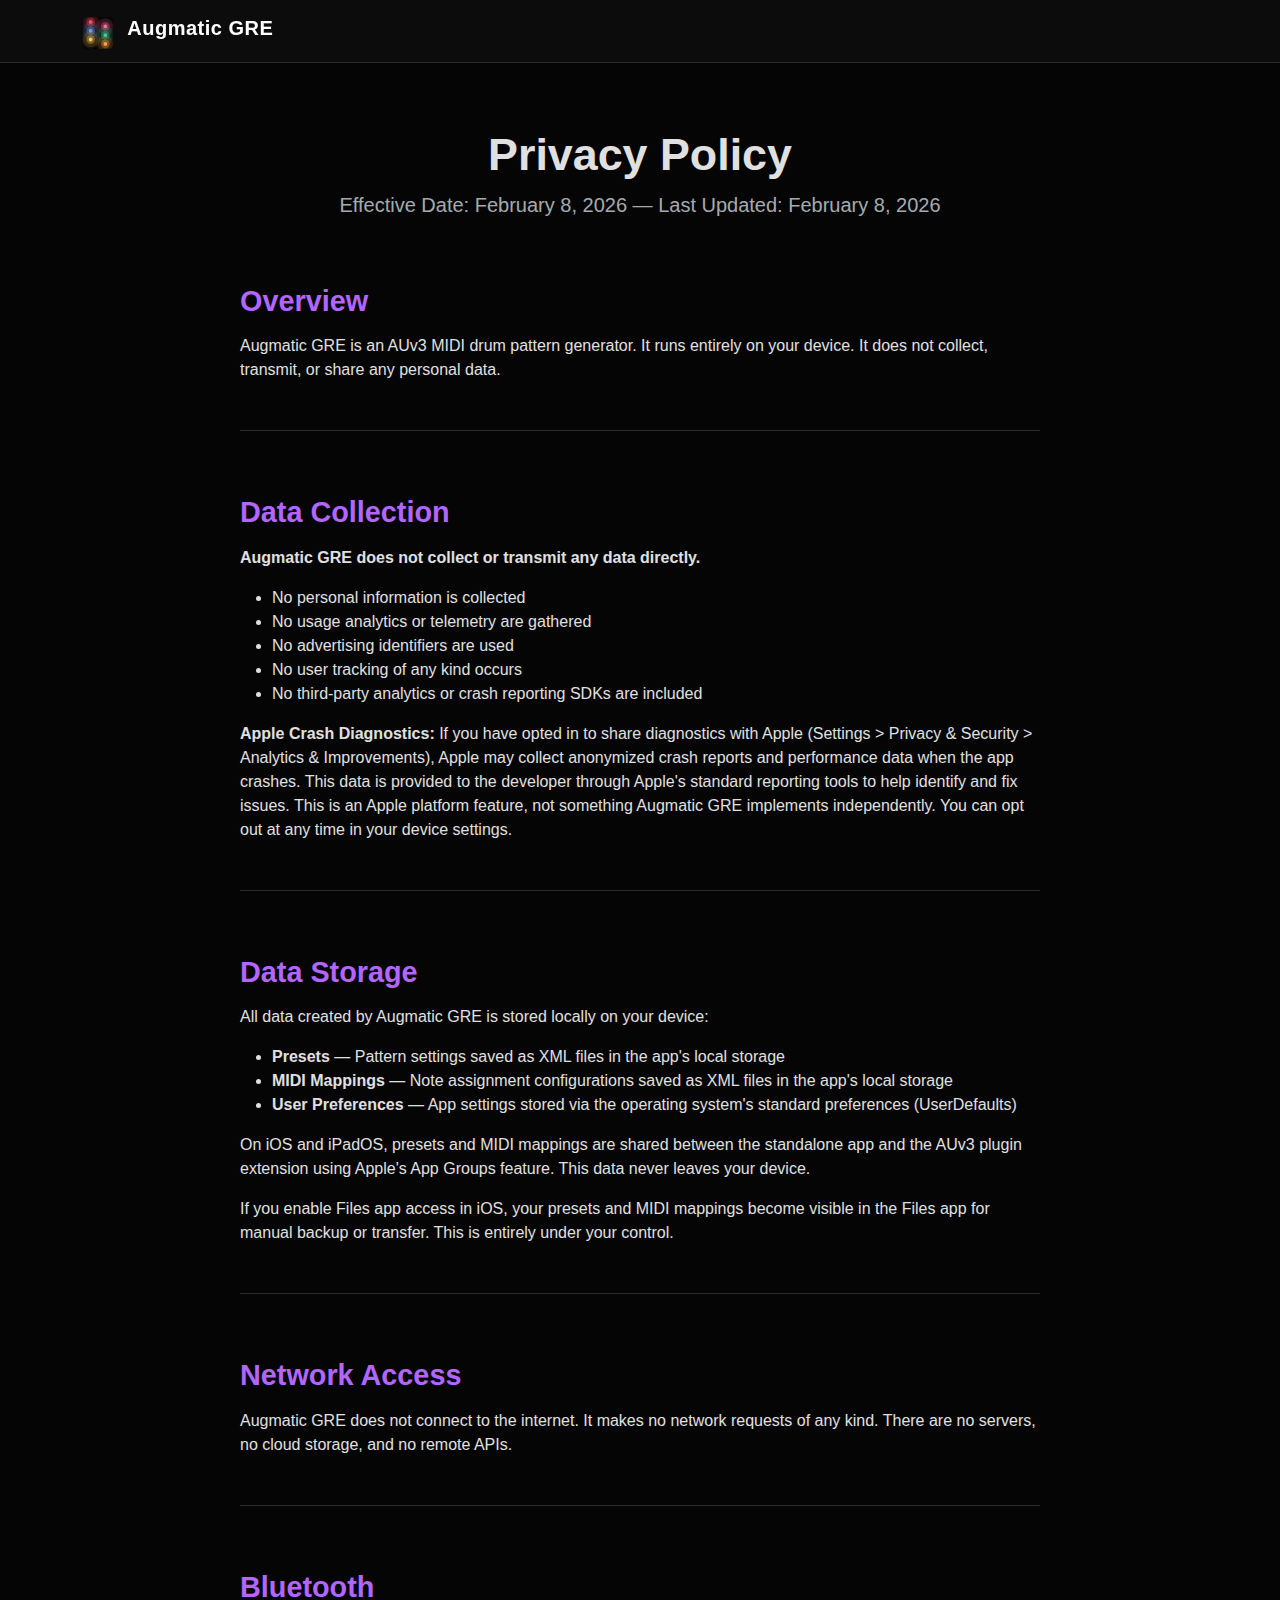
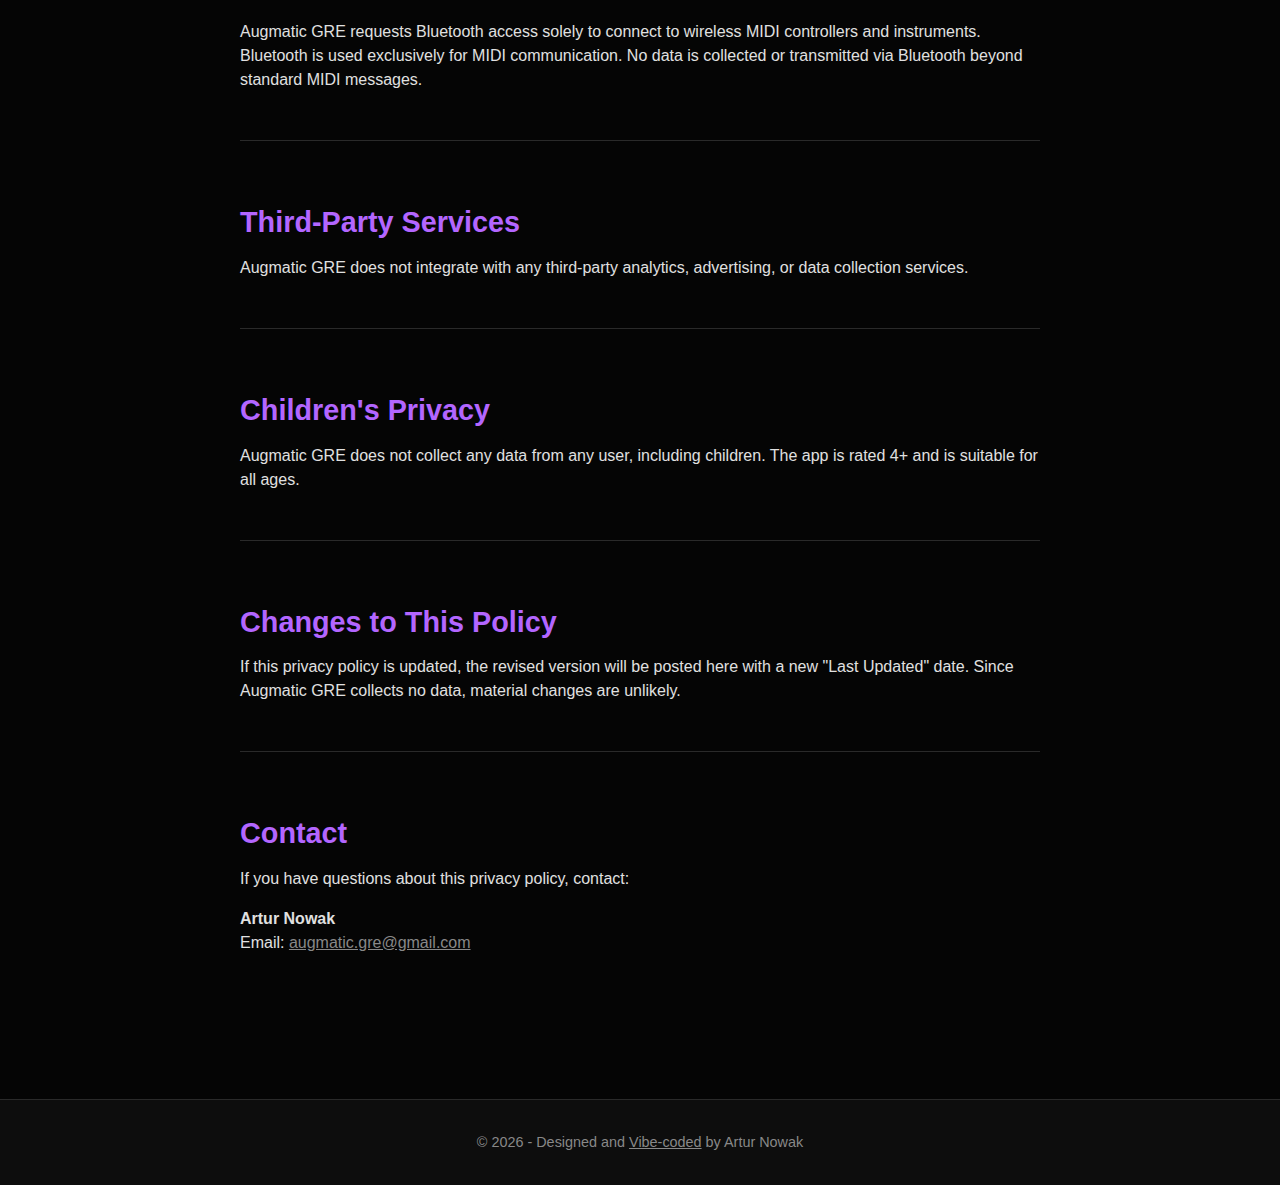
<file: docs/privacy.html>
<!DOCTYPE html>
<html lang="en" data-bs-theme="dark">
<head>
    <meta charset="UTF-8">
    <meta name="viewport" content="width=device-width, initial-scale=1.0">
    <title>Privacy Policy - Augmatic GRE</title>
    <meta name="description" content="Privacy Policy for Augmatic GRE, an AUv3 MIDI drum pattern generator for macOS and iPad.">
    <link rel="icon" type="image/png" href="img/app-icon.png">
    <link rel="stylesheet" href="css/bootstrap.min.css">
    <link rel="stylesheet" href="css/style.css">
</head>
<body>

    <!-- Navbar -->
    <nav class="navbar navbar-expand-lg fixed-top">
        <div class="container">
            <a class="navbar-brand text-white" href="index.html">
                <img src="img/app-icon.png" alt="Augmatic GRE" width="32" height="32" class="d-inline-block align-text-top me-2" style="border-radius: 6px;">
                Augmatic GRE
            </a>
            <button class="navbar-toggler" type="button" data-bs-toggle="collapse" data-bs-target="#navbarNav">
                <span class="navbar-toggler-icon"></span>
            </button>
        </div>
    </nav>

    <!-- Privacy Content -->
    <div class="manual-page">
        <div class="container">

            <!-- Header -->
            <div class="manual-header text-center">
                <h1>Privacy Policy</h1>
                <p class="lead text-muted">Effective Date: February 8, 2026 &mdash; Last Updated: February 8, 2026</p>
            </div>

            <div class="manual-content">

                <section>
                    <h2>Overview</h2>
                    <p>Augmatic GRE is an AUv3 MIDI drum pattern generator. It runs entirely on your device. It does not collect, transmit, or share any personal data.</p>
                </section>

                <section>
                    <h2>Data Collection</h2>
                    <p><strong>Augmatic GRE does not collect or transmit any data directly.</strong></p>
                    <ul>
                        <li>No personal information is collected</li>
                        <li>No usage analytics or telemetry are gathered</li>
                        <li>No advertising identifiers are used</li>
                        <li>No user tracking of any kind occurs</li>
                        <li>No third-party analytics or crash reporting SDKs are included</li>
                    </ul>
                    <p><strong>Apple Crash Diagnostics:</strong> If you have opted in to share diagnostics with Apple (Settings &gt; Privacy &amp; Security &gt; Analytics &amp; Improvements), Apple may collect anonymized crash reports and performance data when the app crashes. This data is provided to the developer through Apple's standard reporting tools to help identify and fix issues. This is an Apple platform feature, not something Augmatic GRE implements independently. You can opt out at any time in your device settings.</p>
                </section>

                <section>
                    <h2>Data Storage</h2>
                    <p>All data created by Augmatic GRE is stored locally on your device:</p>
                    <ul>
                        <li><strong>Presets</strong> &mdash; Pattern settings saved as XML files in the app's local storage</li>
                        <li><strong>MIDI Mappings</strong> &mdash; Note assignment configurations saved as XML files in the app's local storage</li>
                        <li><strong>User Preferences</strong> &mdash; App settings stored via the operating system's standard preferences (UserDefaults)</li>
                    </ul>
                    <p>On iOS and iPadOS, presets and MIDI mappings are shared between the standalone app and the AUv3 plugin extension using Apple's App Groups feature. This data never leaves your device.</p>
                    <p>If you enable Files app access in iOS, your presets and MIDI mappings become visible in the Files app for manual backup or transfer. This is entirely under your control.</p>
                </section>

                <section>
                    <h2>Network Access</h2>
                    <p>Augmatic GRE does not connect to the internet. It makes no network requests of any kind. There are no servers, no cloud storage, and no remote APIs.</p>
                </section>

                <section>
                    <h2>Bluetooth</h2>
                    <p>Augmatic GRE requests Bluetooth access solely to connect to wireless MIDI controllers and instruments. Bluetooth is used exclusively for MIDI communication. No data is collected or transmitted via Bluetooth beyond standard MIDI messages.</p>
                </section>

                <section>
                    <h2>Third-Party Services</h2>
                    <p>Augmatic GRE does not integrate with any third-party analytics, advertising, or data collection services.</p>
                </section>

                <section>
                    <h2>Children's Privacy</h2>
                    <p>Augmatic GRE does not collect any data from any user, including children. The app is rated 4+ and is suitable for all ages.</p>
                </section>

                <section>
                    <h2>Changes to This Policy</h2>
                    <p>If this privacy policy is updated, the revised version will be posted here with a new "Last Updated" date. Since Augmatic GRE collects no data, material changes are unlikely.</p>
                </section>

                <section>
                    <h2>Contact</h2>
                    <p>If you have questions about this privacy policy, contact:</p>
                    <p><strong>Artur Nowak</strong><br>Email: <a id="contact-email" href="#" class="contact-link"></a></p>
                </section>

            </div><!-- .manual-content -->

        </div><!-- .container -->
    </div><!-- .manual-page -->

    <!-- Footer -->
    <footer class="site-footer">
        <div class="container text-center">
            <p class="mb-0">&copy; 2026 - Designed and <a href="vibe-coding.html" class="text-inherit">Vibe-coded</a> by Artur Nowak</p>
        </div>
    </footer>

    <script src="js/bootstrap.bundle.min.js"></script>
    <script>
    document.addEventListener('DOMContentLoaded', function() {
        var ce = document.getElementById('contact-email');
        if (ce) {
            var u = 'augmatic' + '.' + 'gre';
            var d = 'gmail' + '.' + 'com';
            var addr = u + '\u0040' + d;
            ce.href = 'mai' + 'lto:' + addr;
            ce.textContent = addr;
        }
    });
    </script>
</body>
</html>
</file>
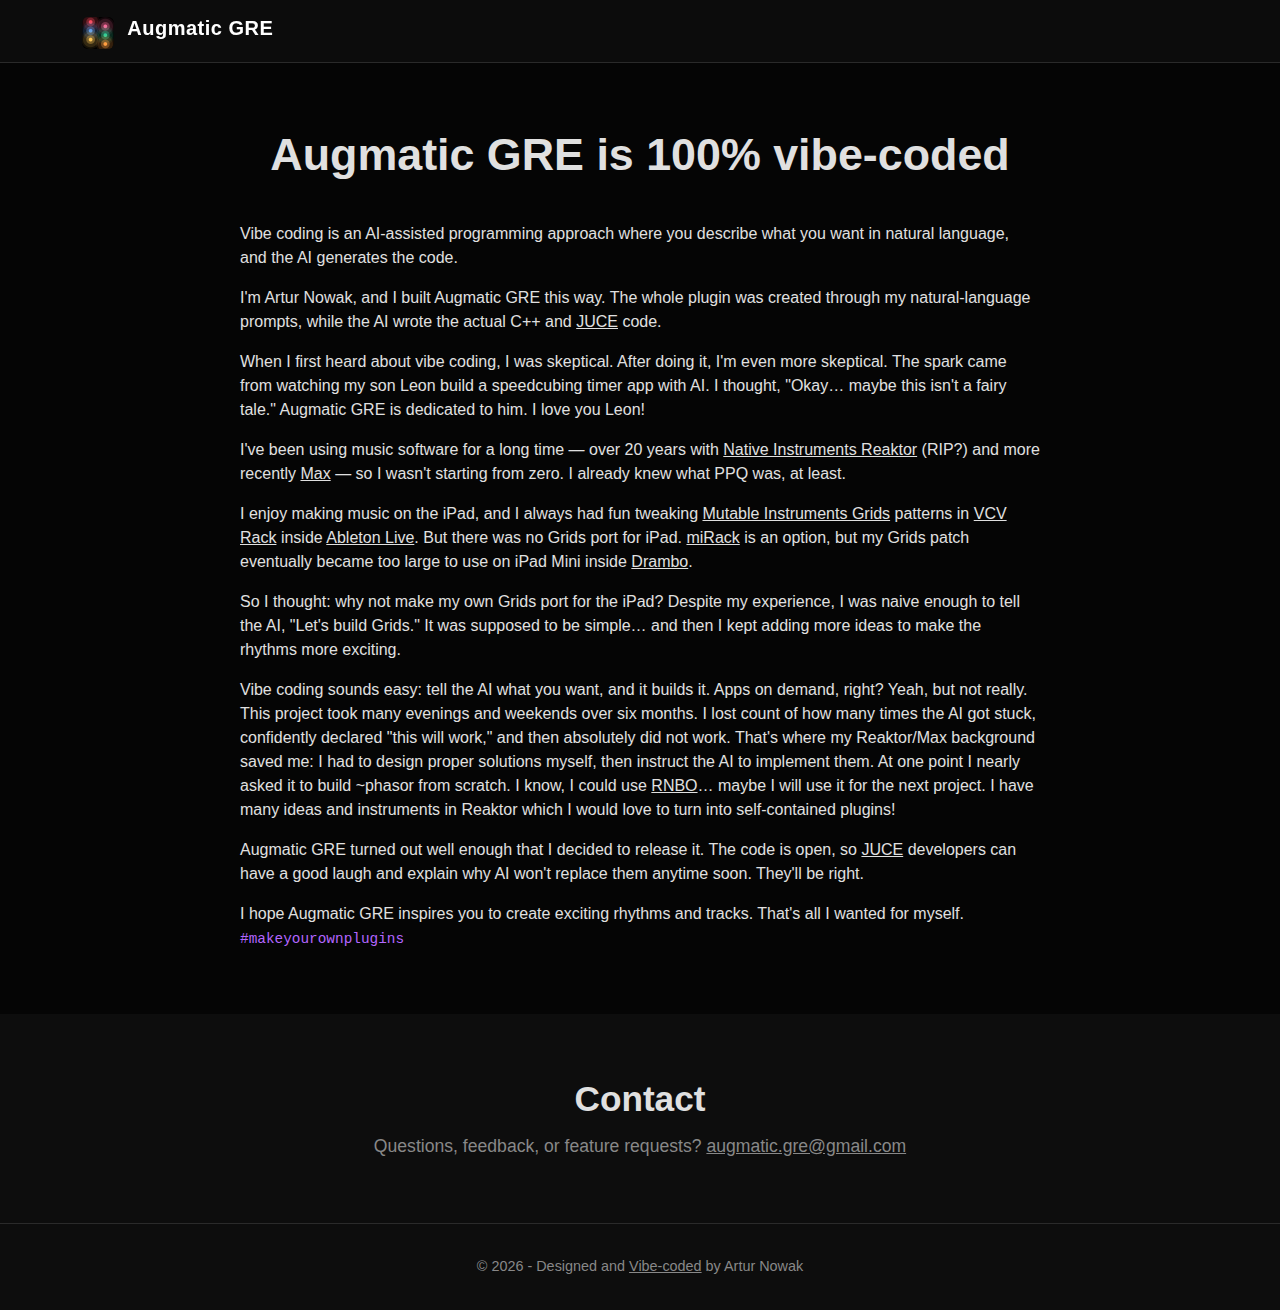
<file: docs/vibe-coding.html>
<!DOCTYPE html>
<html lang="en" data-bs-theme="dark">
<head>
    <meta charset="UTF-8">
    <meta name="viewport" content="width=device-width, initial-scale=1.0">
    <title>Vibe Coding - Augmatic GRE</title>
    <meta name="description" content="Augmatic GRE is 100% vibe-coded. Learn what that means and how a JUCE audio plugin was built entirely through AI-assisted natural language prompts.">
    <link rel="icon" type="image/png" href="img/app-icon.png">
    <link rel="stylesheet" href="css/bootstrap.min.css">
    <link rel="stylesheet" href="css/style.css">
    <style>
        .vibe-coding-content section {
            margin-bottom: 0;
            padding-bottom: 0;
            border-bottom: none;
        }
    </style>
</head>
<body>

    <!-- Navbar -->
    <nav class="navbar navbar-expand-lg fixed-top">
        <div class="container">
            <a class="navbar-brand text-white" href="index.html">
                <img src="img/app-icon.png" alt="Augmatic GRE" width="32" height="32" class="d-inline-block align-text-top me-2" style="border-radius: 6px;">
                Augmatic GRE
            </a>
            <button class="navbar-toggler" type="button" data-bs-toggle="collapse" data-bs-target="#navbarNav">
                <span class="navbar-toggler-icon"></span>
            </button>
        </div>
    </nav>

    <!-- Vibe Coding Content -->
    <div class="manual-page">
        <div class="container">

            <!-- Header -->
            <div class="manual-header text-center">
                <h1>Augmatic GRE is 100% vibe-coded</h1>
            </div>

            <div class="manual-content vibe-coding-content">

                <section>
                    <p>Vibe coding is an AI-assisted programming approach where you describe what you want in natural language, and the AI generates the code.</p>
                    <p>I'm Artur Nowak, and I built Augmatic GRE this way. The whole plugin was created through my natural-language prompts, while the AI wrote the actual C++ and <a href="https://juce.com/" target="_blank" rel="noopener">JUCE</a> code.</p>
                </section>

                <section>
                    <p>When I first heard about vibe coding, I was skeptical. After doing it, I'm even more skeptical. The spark came from watching my son Leon build a speedcubing timer app with AI. I thought, "Okay&hellip; maybe this isn't a fairy tale." Augmatic GRE is dedicated to him. I love you Leon!</p>
                </section>

                <section>
                    <p>I've been using music software for a long time &mdash; over 20 years with <a href="https://www.native-instruments.com/en/products/komplete/synths/reaktor-6/" target="_blank" rel="noopener">Native Instruments Reaktor</a> (RIP?) and more recently <a href="https://cycling74.com/products/max" target="_blank" rel="noopener">Max</a> &mdash; so I wasn't starting from zero. I already knew what PPQ was, at least.</p>
                    <p>I enjoy making music on the iPad, and I always had fun tweaking <a href="https://pichenettes.github.io/mutable-instruments-documentation/modules/grids/" target="_blank" rel="noopener">Mutable Instruments Grids</a> patterns in <a href="https://vcvrack.com/" target="_blank" rel="noopener">VCV Rack</a> inside <a href="https://www.ableton.com/en/live/" target="_blank" rel="noopener">Ableton Live</a>. But there was no Grids port for iPad. <a href="https://mirack.app/" target="_blank" rel="noopener">miRack</a> is an option, but my Grids patch eventually became too large to use on iPad Mini inside <a href="https://apps.apple.com/us/app/drambo/id1469365718" target="_blank" rel="noopener">Drambo</a>.</p>
                </section>

                <section>
                    <p>So I thought: why not make my own Grids port for the iPad? Despite my experience, I was naive enough to tell the AI, "Let's build Grids." It was supposed to be simple&hellip; and then I kept adding more ideas to make the rhythms more exciting.</p>
                </section>

                <section>
                    <p>Vibe coding sounds easy: tell the AI what you want, and it builds it. Apps on demand, right? Yeah, but not really. This project took many evenings and weekends over six months. I lost count of how many times the AI got stuck, confidently declared "this will work," and then absolutely did not work. That's where my Reaktor/Max background saved me: I had to design proper solutions myself, then instruct the AI to implement them. At one point I nearly asked it to build ~phasor from scratch. I know, I could use <a href="https://cycling74.com/products/rnbo" target="_blank" rel="noopener">RNBO</a>&hellip; maybe I will use it for the next project. I have many ideas and instruments in Reaktor which I would love to turn into self-contained plugins!</p>
                </section>

                <section>
                    <p>Augmatic GRE turned out well enough that I decided to release it. The code is open, so <a href="https://juce.com/" target="_blank" rel="noopener">JUCE</a> developers can have a good laugh and explain why AI won't replace them anytime soon. They'll be right.</p>
                    <p>I hope Augmatic GRE inspires you to create exciting rhythms and tracks. That's all I wanted for myself. <code>#makeyourownplugins</code></p>
                </section>

            </div><!-- .manual-content -->

        </div><!-- .container -->
    </div><!-- .manual-page -->

    <!-- Contact -->
    <section class="contact" id="contact">
        <div class="container text-center">
            <h2 class="section-title">Contact</h2>
            <p class="section-subtitle mb-0">Questions, feedback, or feature requests? <a id="contact-email" href="#" class="contact-link"></a></p>
        </div>
    </section>

    <!-- Footer -->
    <footer class="site-footer">
        <div class="container text-center">
            <p class="mb-0">&copy; 2026 - Designed and <a href="vibe-coding.html" class="text-inherit">Vibe-coded</a> by Artur Nowak</p>
        </div>
    </footer>

    <script src="js/bootstrap.bundle.min.js"></script>
    <script>
        // Obfuscated email assembly (bot protection)
        var ce = document.getElementById('contact-email');
        if (ce) {
            var u = 'augmatic' + '.' + 'gre';
            var d = 'gmail' + '.' + 'com';
            var addr = u + '\u0040' + d;
            ce.href = 'mai' + 'lto:' + addr;
            ce.textContent = addr;
        }
    </script>
</body>
</html>
</file>
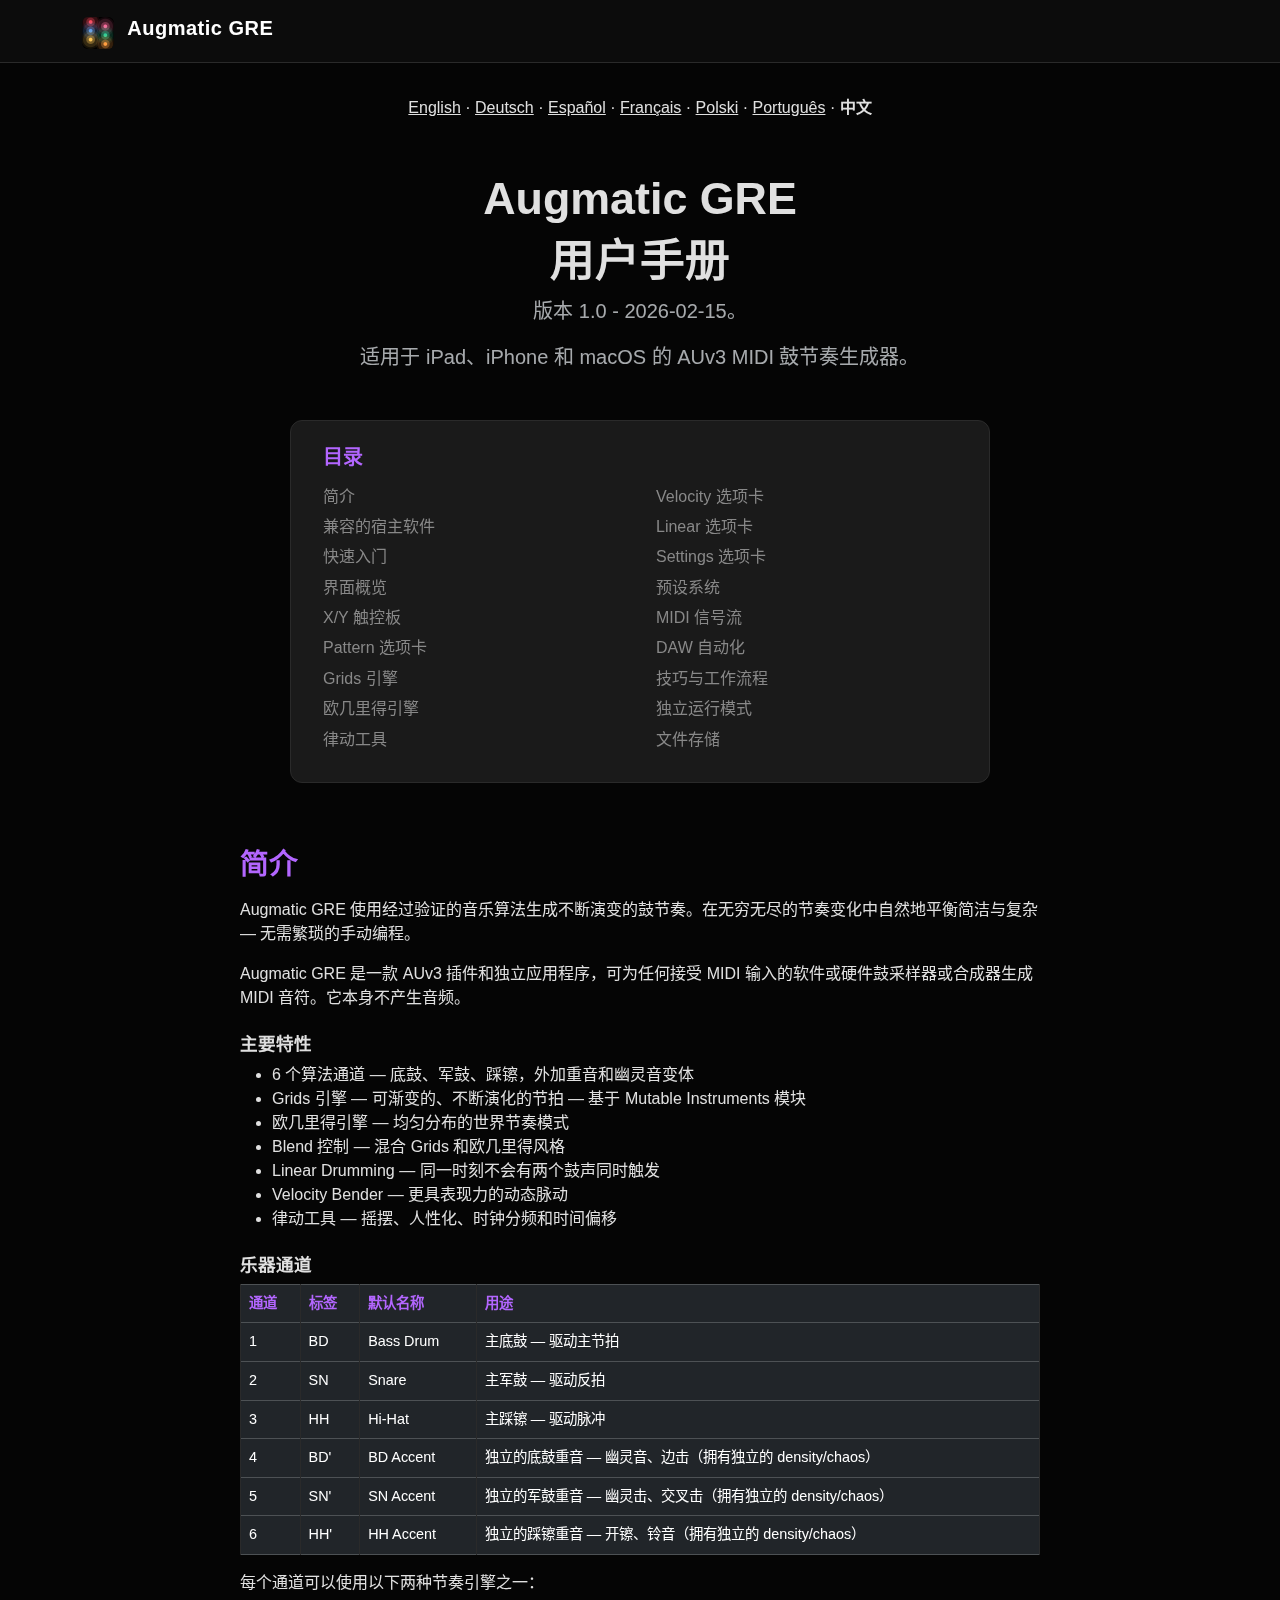
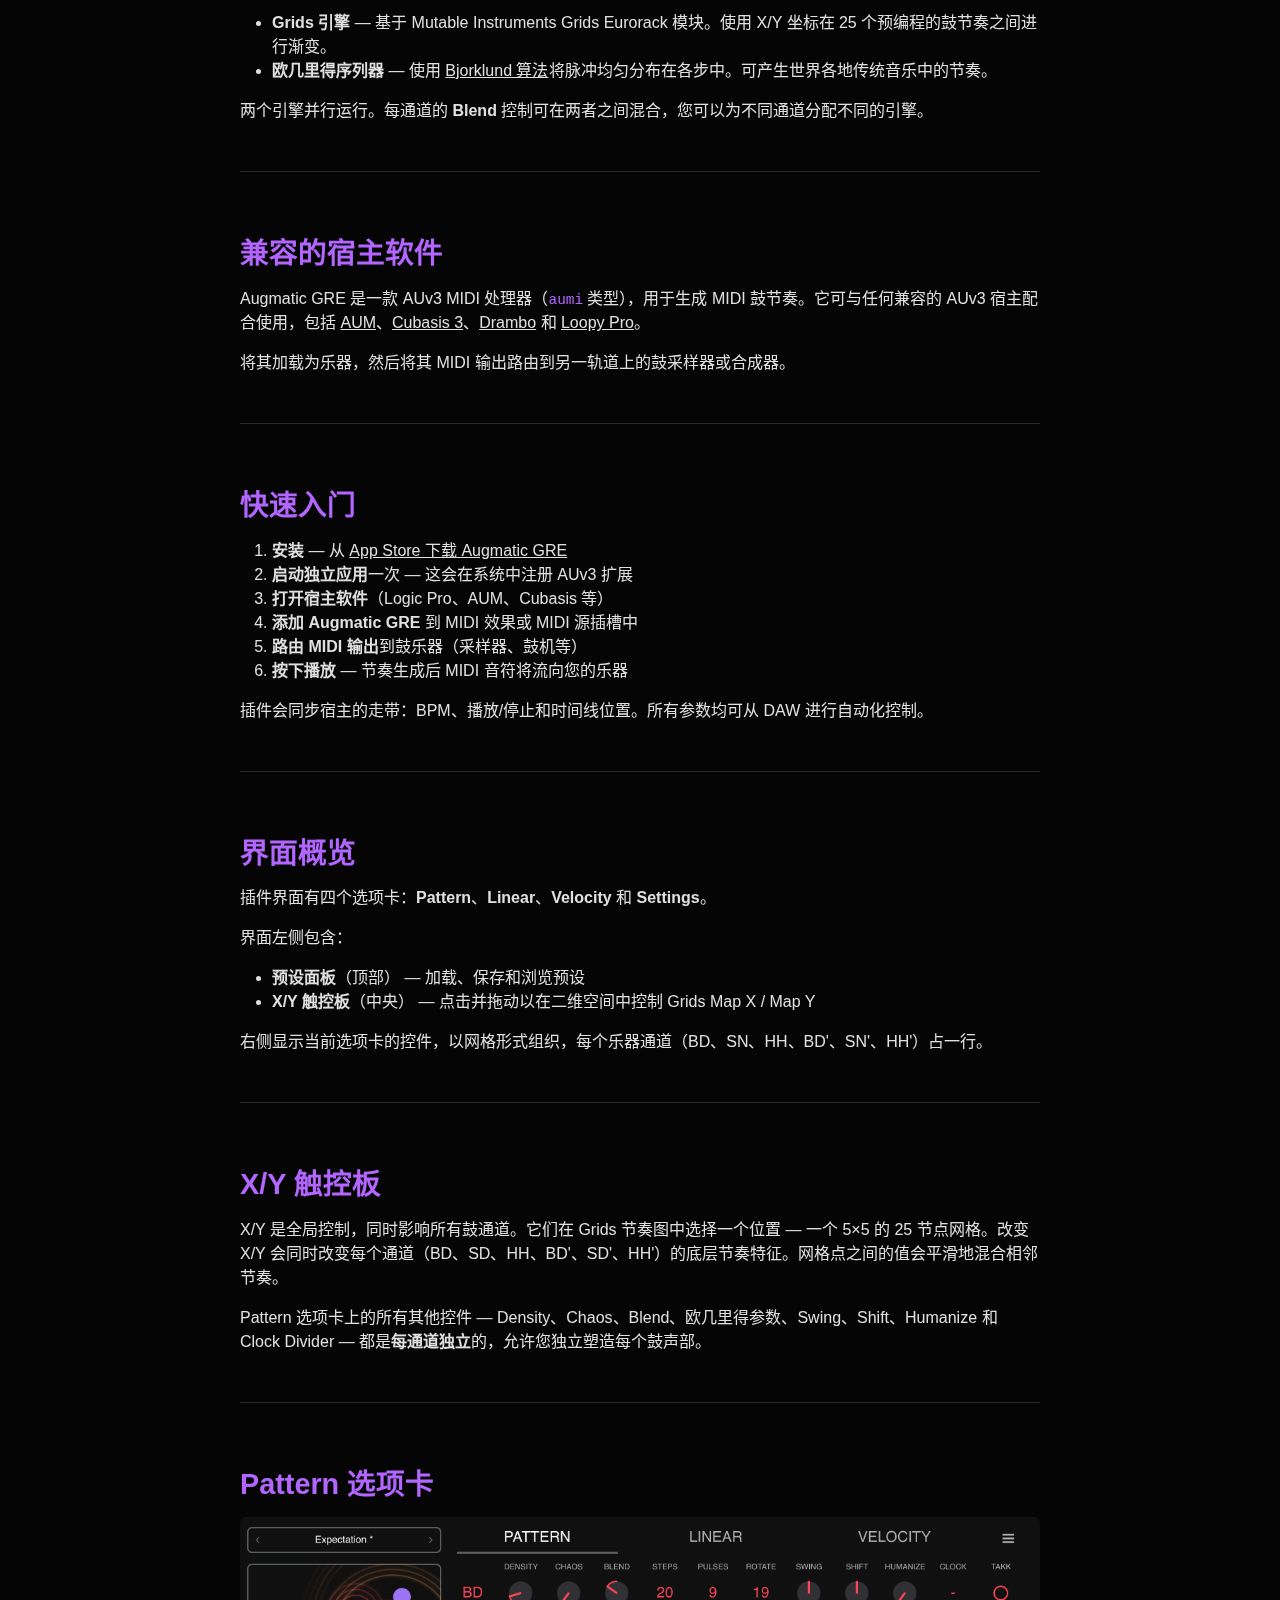
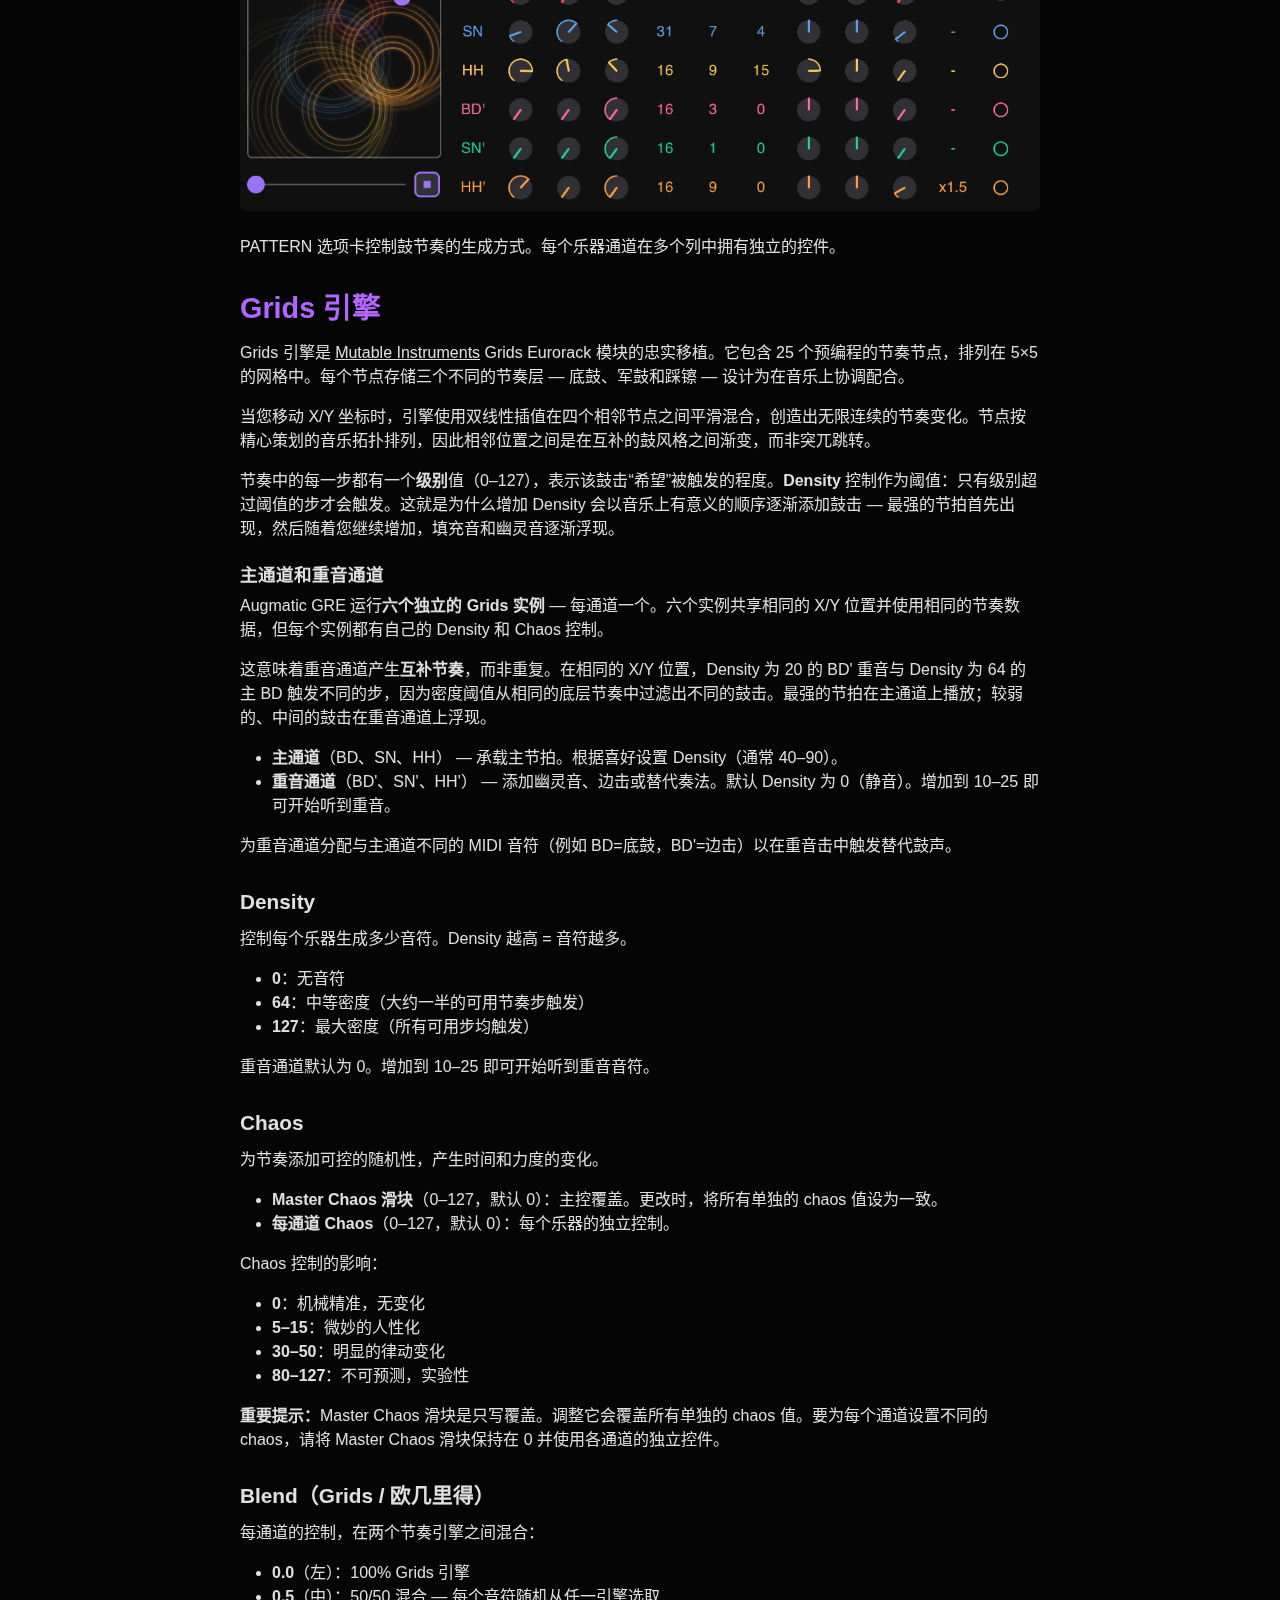
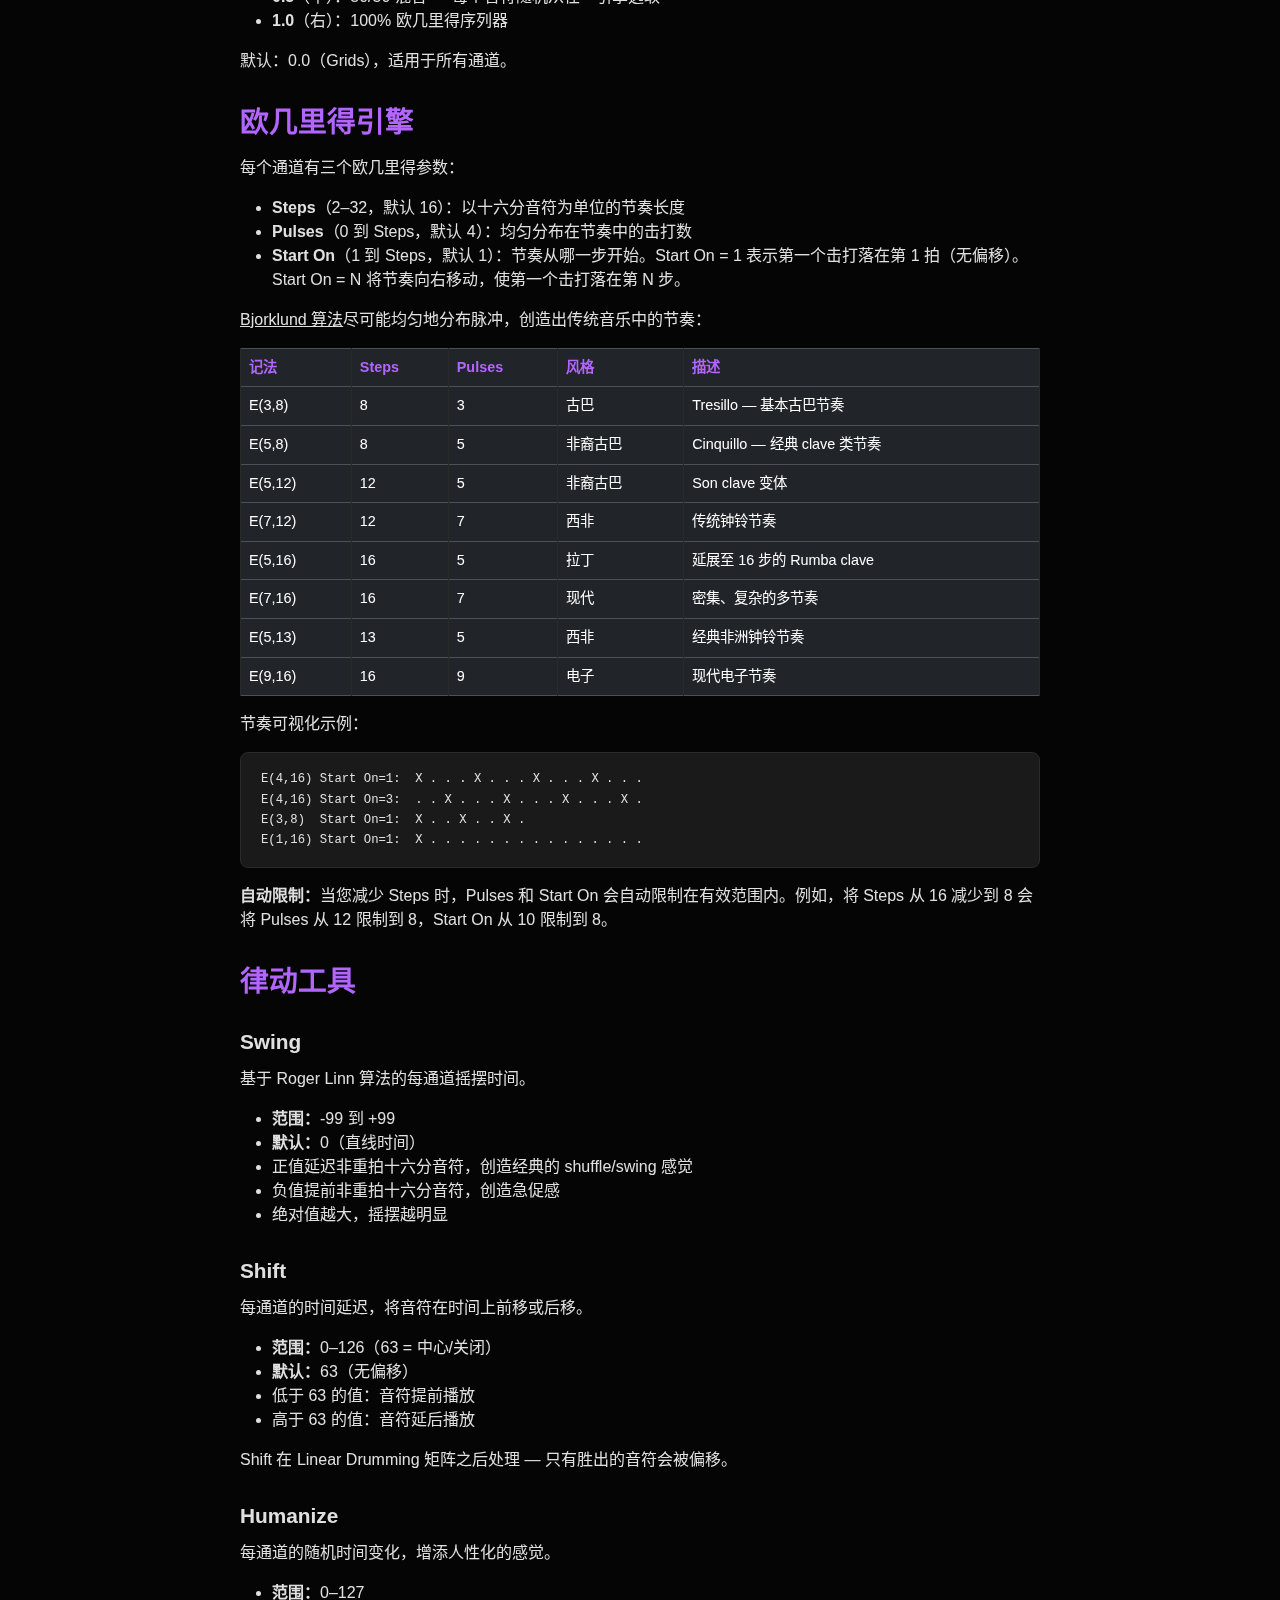
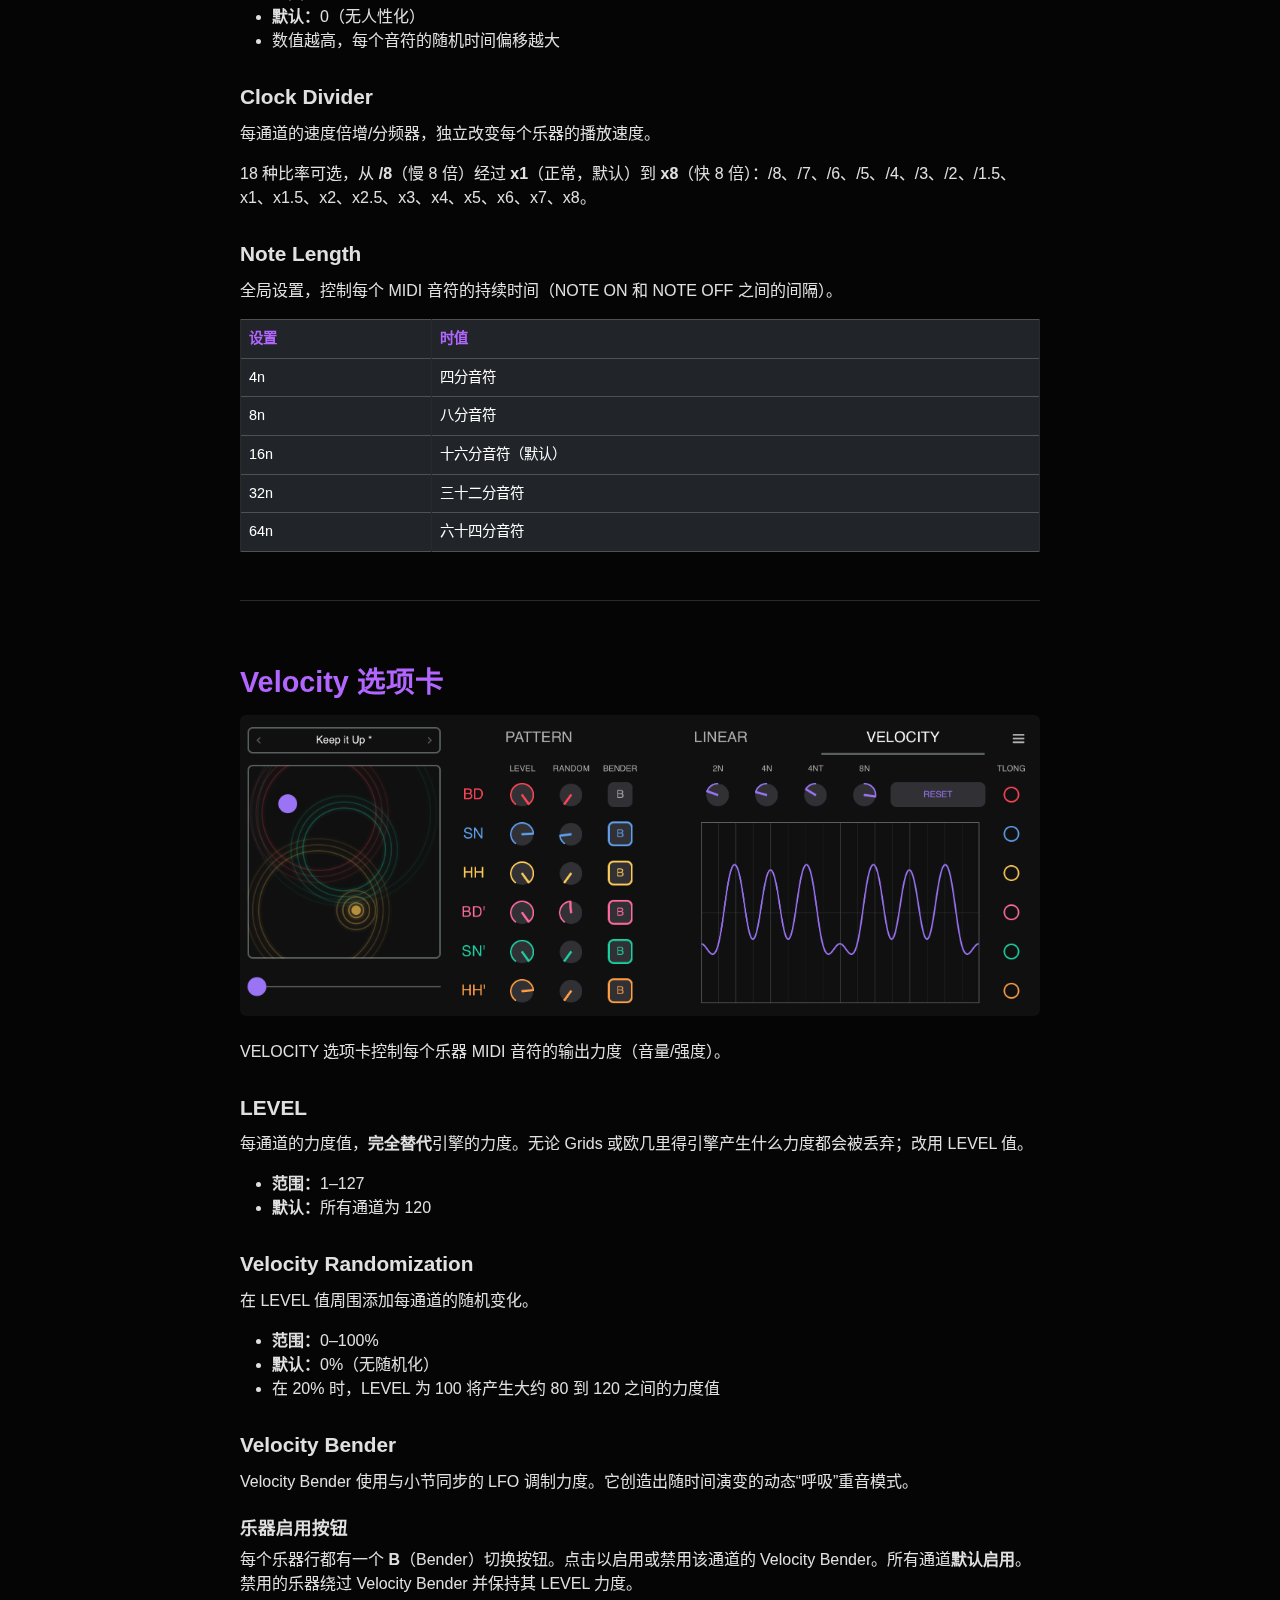
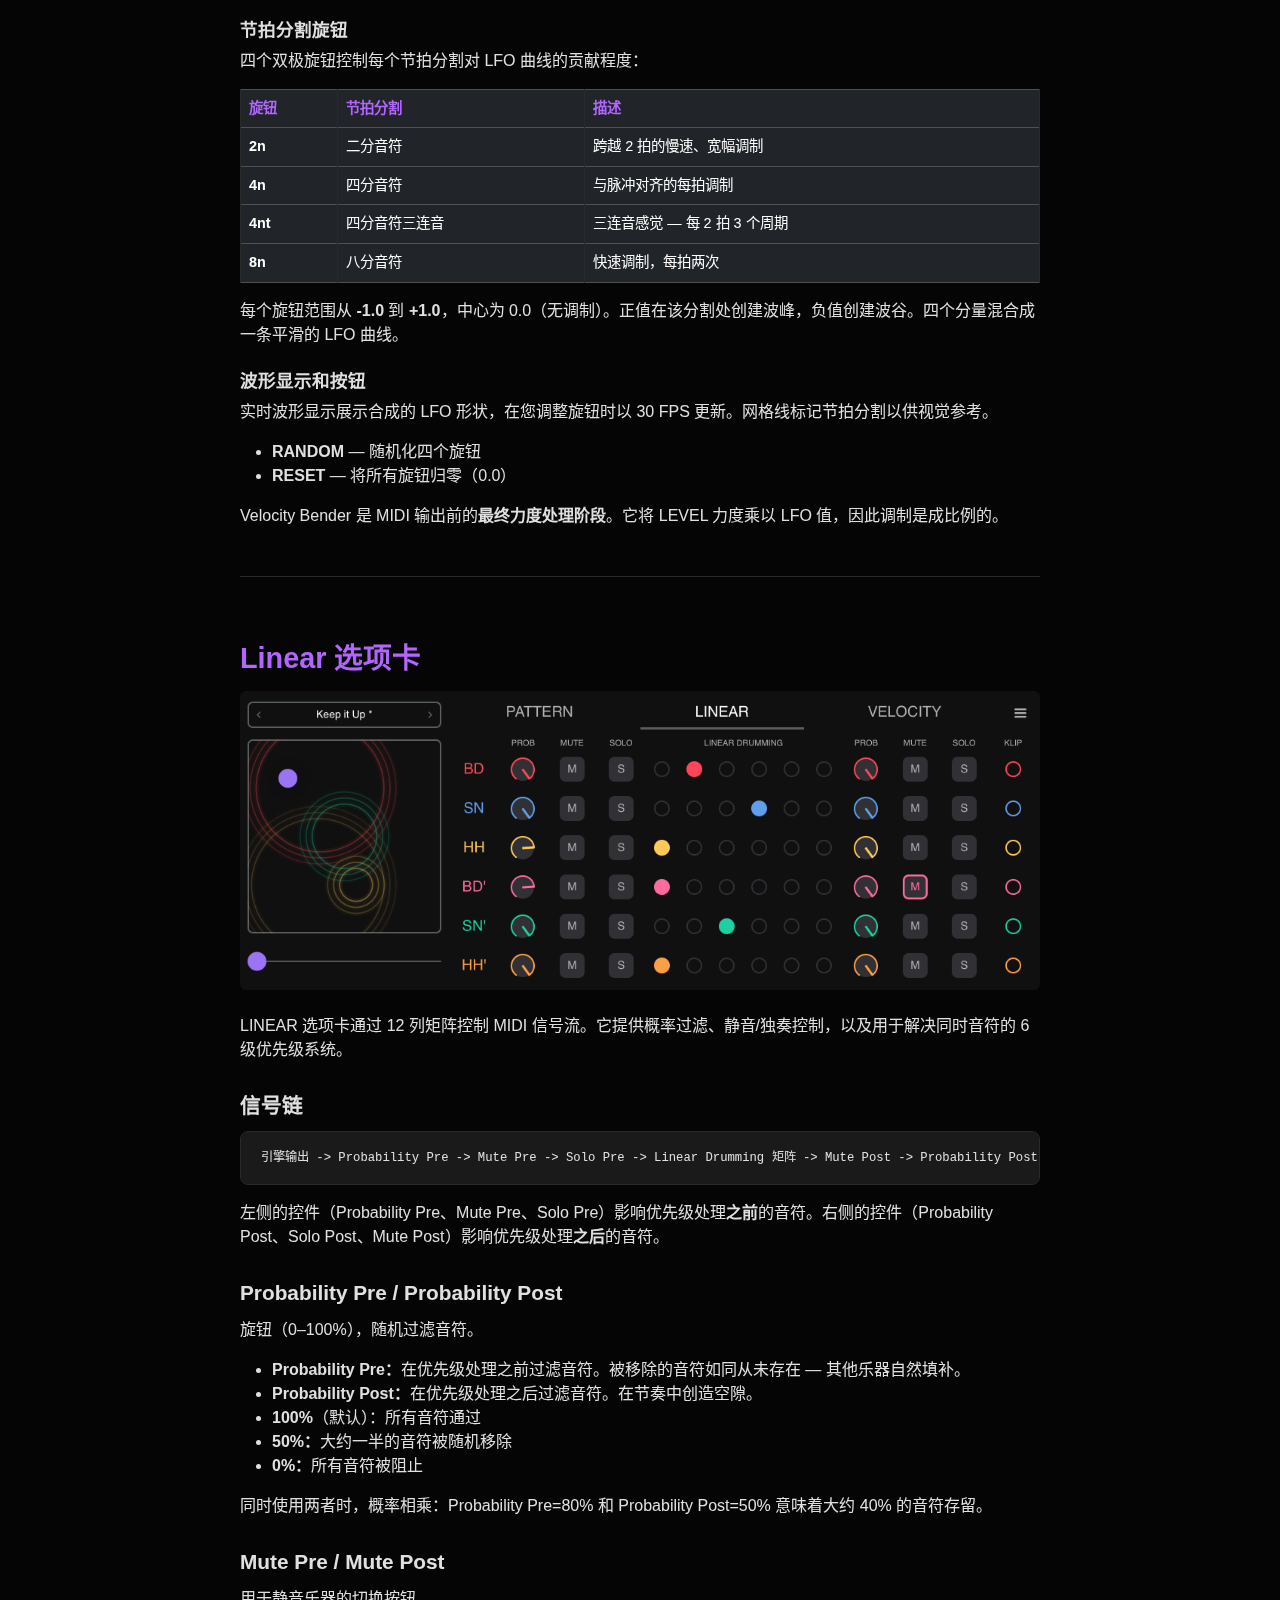
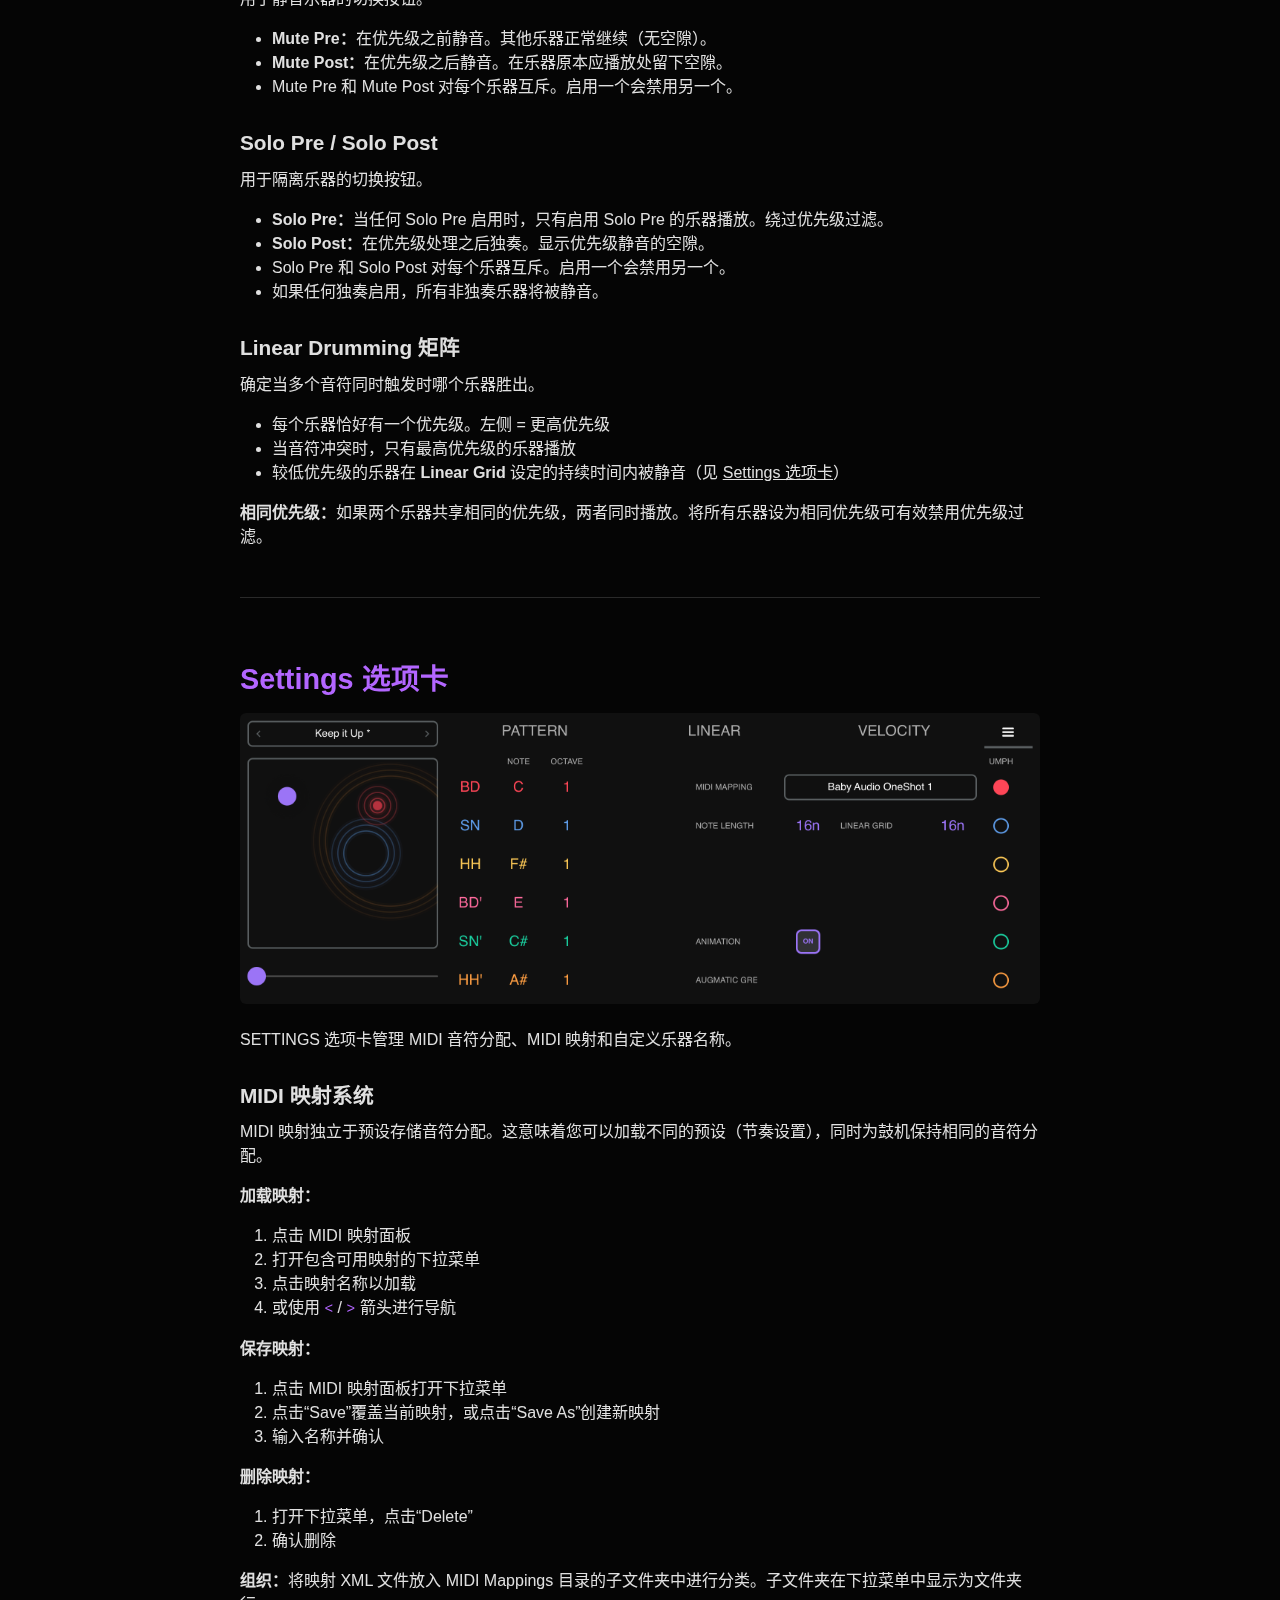
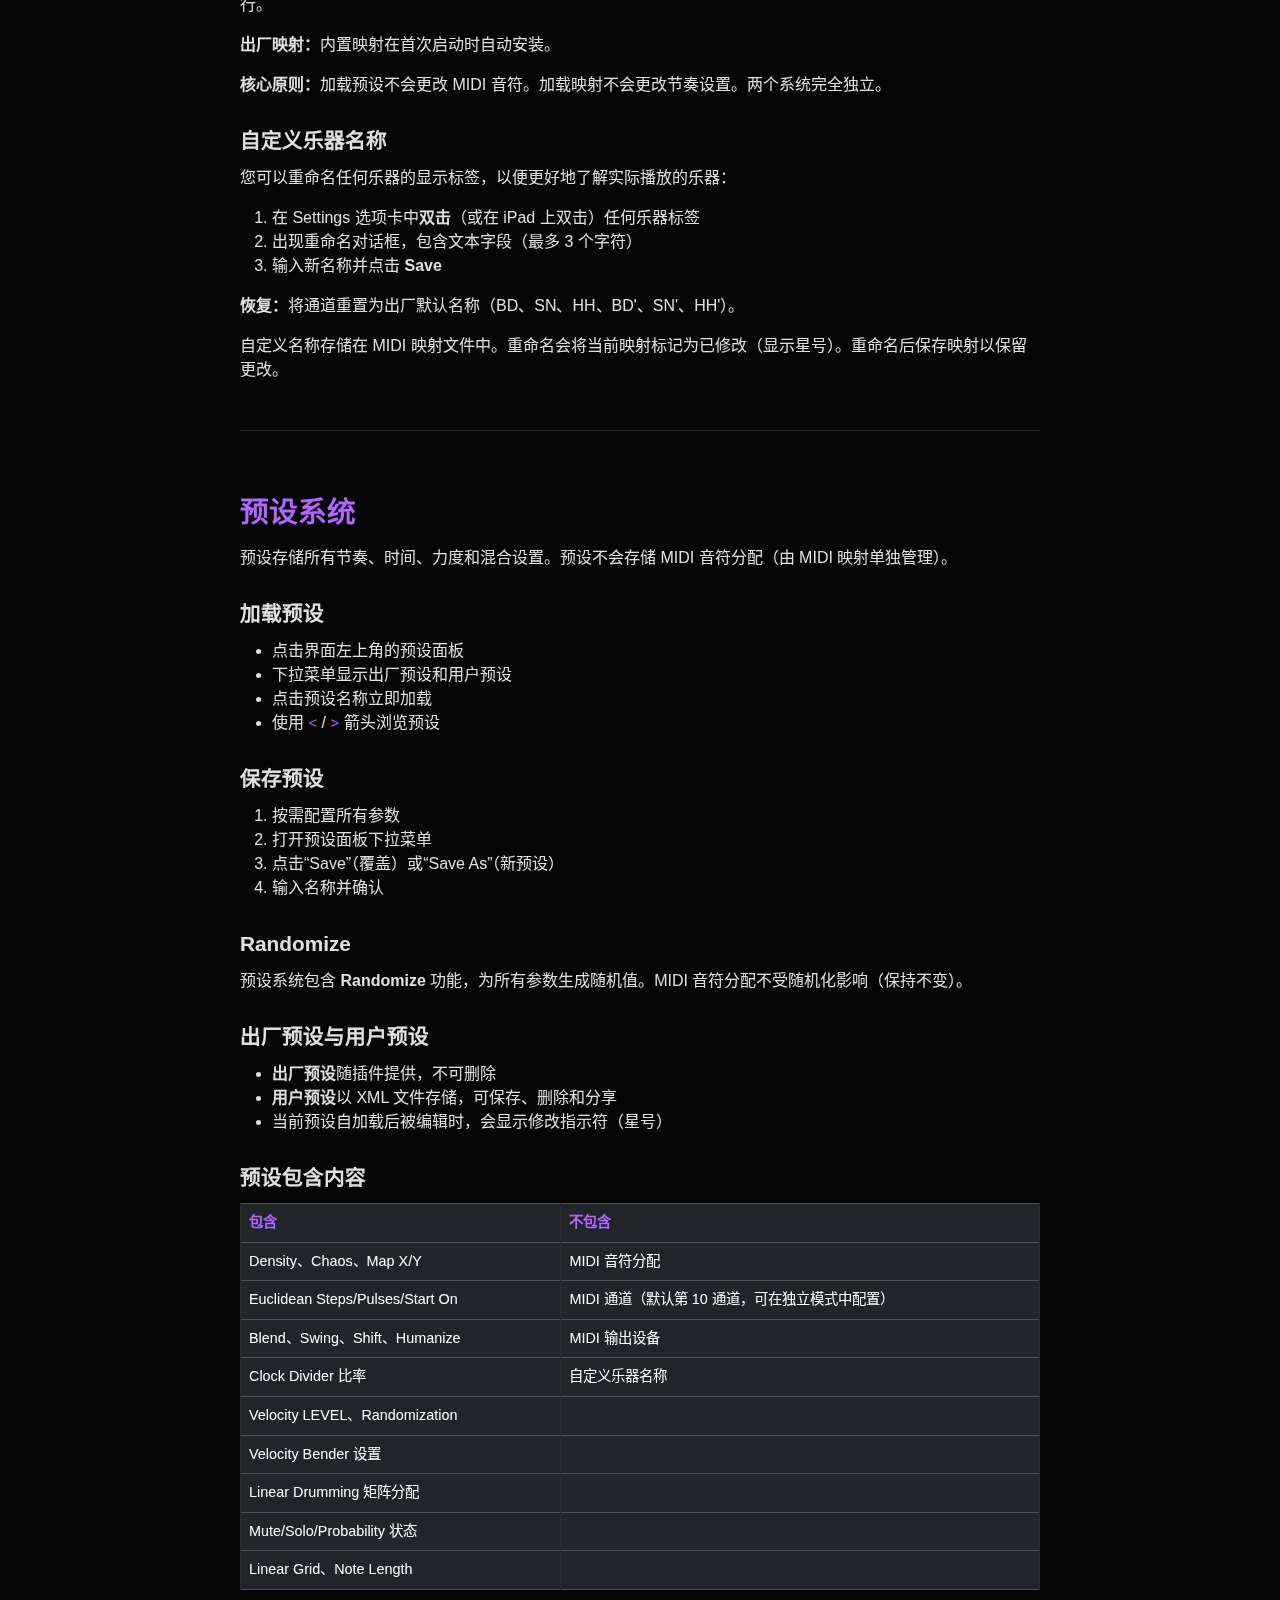
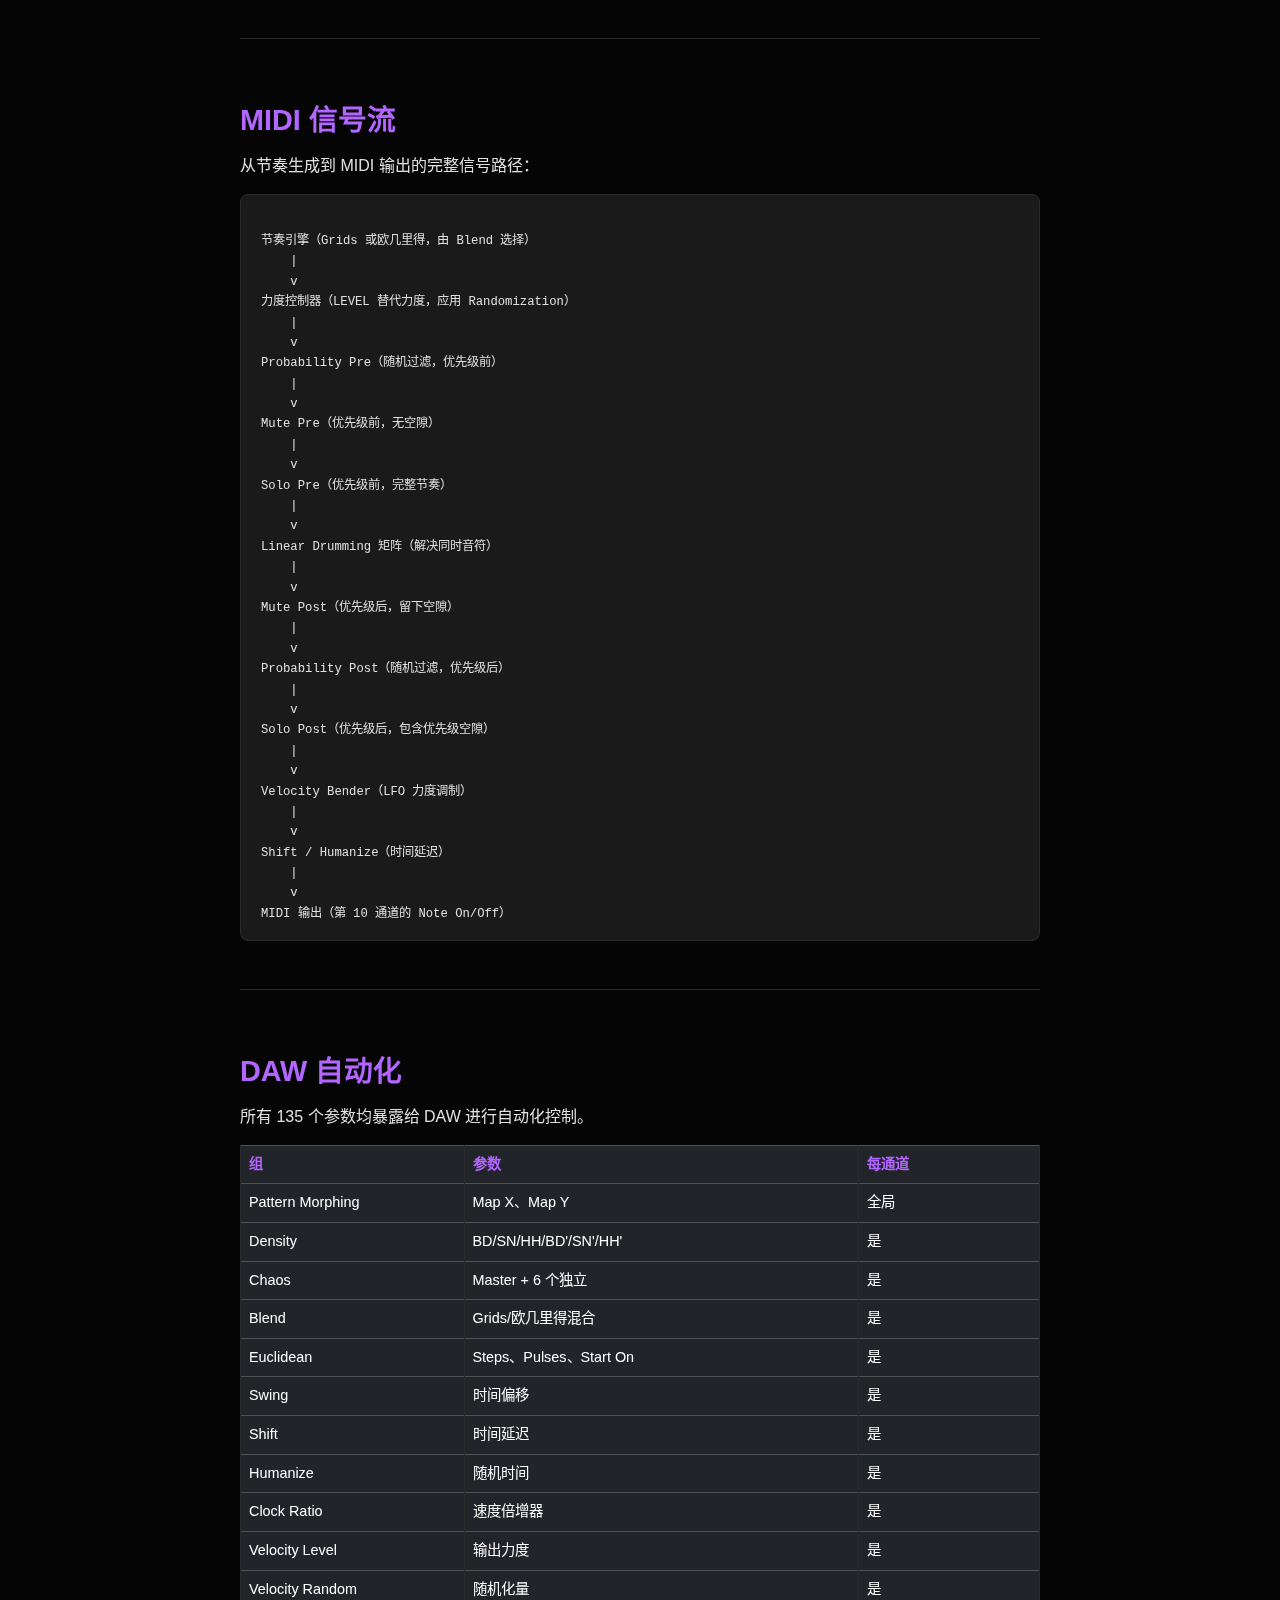
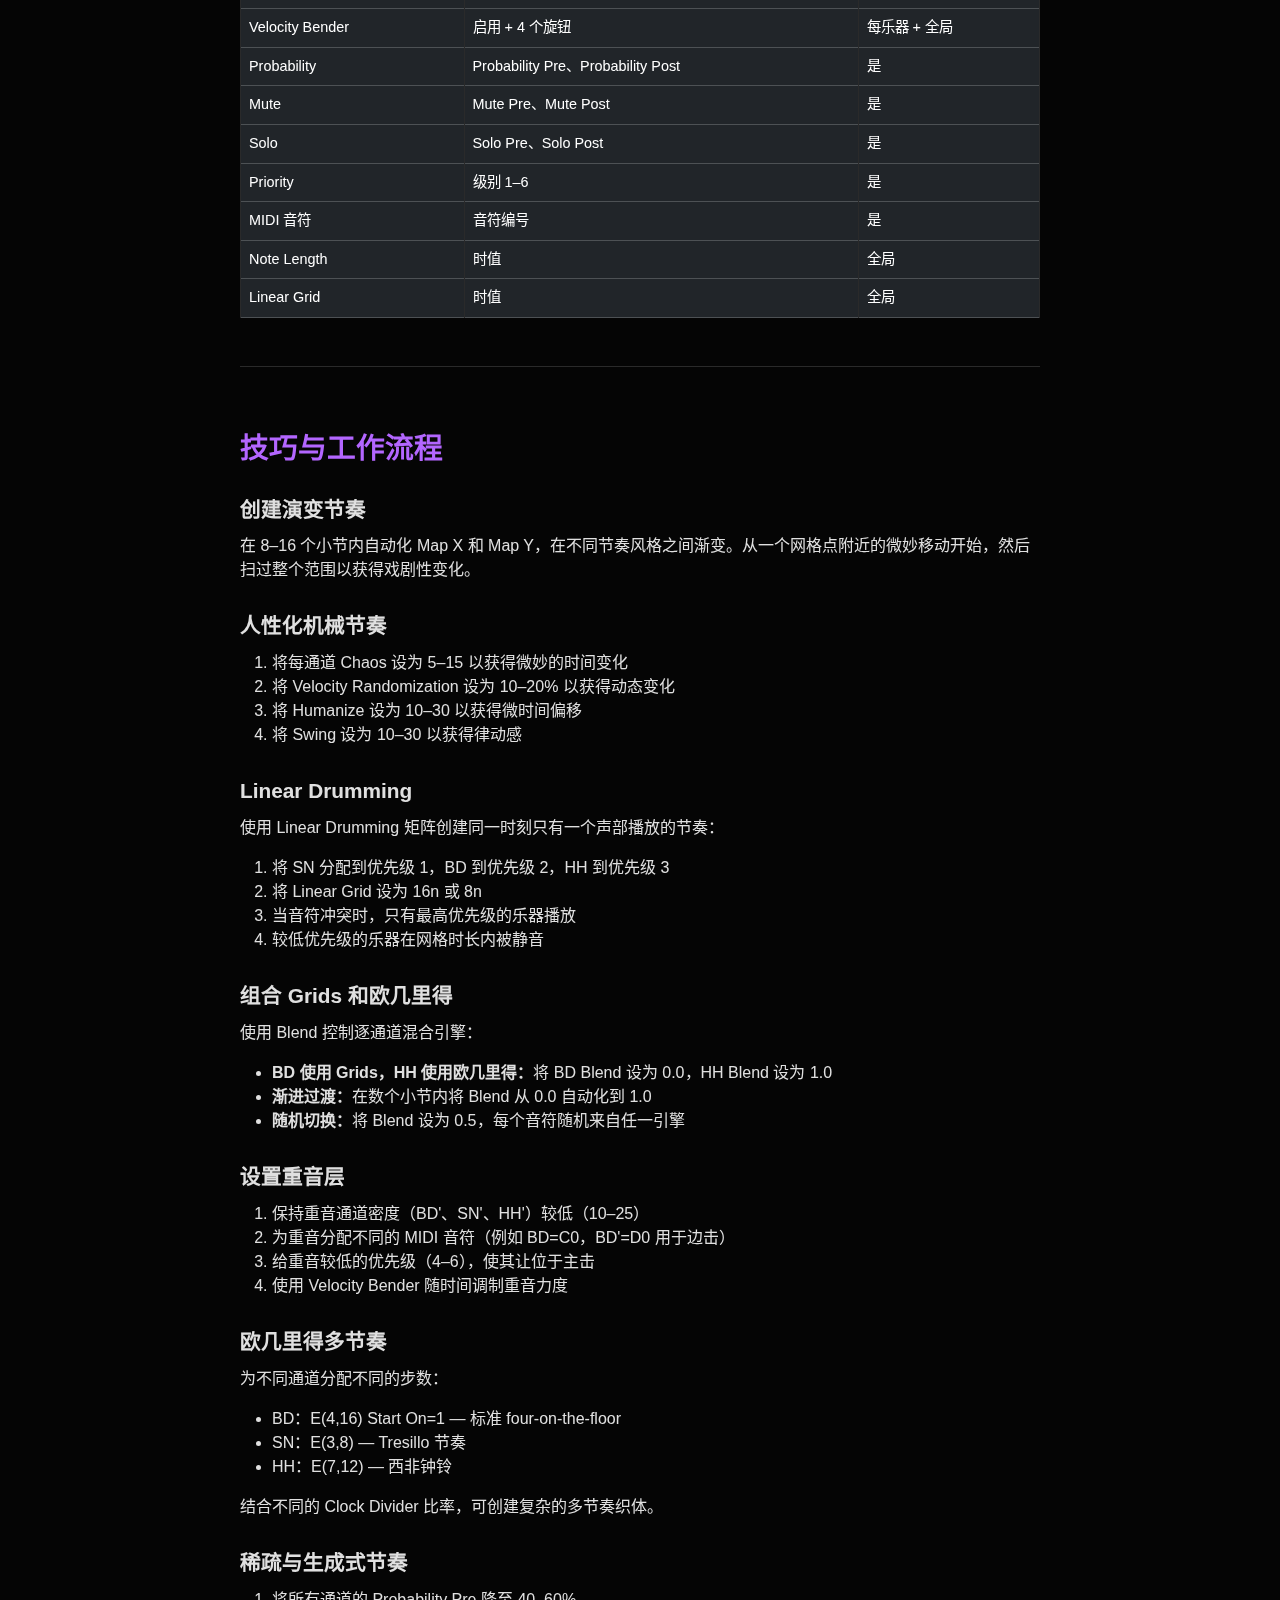
<file: docs/user-manual/cn.html>
<!DOCTYPE html>
<html lang="zh-CN" data-bs-theme="dark">
<head>
    <meta charset="UTF-8">
    <meta name="viewport" content="width=device-width, initial-scale=1.0">
    <title>使用手册 - Augmatic GRE</title>
    <meta name="description" content="Augmatic GRE 用户手册，适用于 macOS 和 iPad 的 AUv3 MIDI 鼓节奏生成器。">
    <link rel="icon" type="image/png" href="../img/app-icon.png">
    <link rel="stylesheet" href="../css/bootstrap.min.css">
    <link rel="stylesheet" href="../css/style.css">
</head>
<body>

    <!-- Navbar -->
    <nav class="navbar navbar-expand-lg fixed-top">
        <div class="container">
            <a class="navbar-brand text-white" href="../index.html">
                <img src="../img/app-icon.png" alt="Augmatic GRE" width="32" height="32" class="d-inline-block align-text-top me-2" style="border-radius: 6px;">
                Augmatic GRE
            </a>
            <button class="navbar-toggler" type="button" data-bs-toggle="collapse" data-bs-target="#navbarNav">
                <span class="navbar-toggler-icon"></span>
            </button>
            <div class="collapse navbar-collapse" id="navbarNav">
                <ul class="navbar-nav ms-auto">
                </ul>
            </div>
        </div>
    </nav>

    <!-- Manual Content -->
    <div class="manual-page">
        <div class="container">

            <!-- Language Selector -->
            <div class="text-center pt-3 pb-1">
                <a href="index.html">English</a> &#183; <a href="de.html">Deutsch</a> &#183; <a href="sp.html">Espa&ntilde;ol</a> &#183; <a href="fr.html">Fran&ccedil;ais</a> &#183; <a href="pl.html">Polski</a> &#183; <a href="pt.html">Portugu&ecirc;s</a> &#183; <strong>&#20013;&#25991;</strong>
            </div>

            <!-- Manual Header -->
            <div class="manual-header text-center">
                <h1>Augmatic GRE</h1>
                <h1>用户手册</h1>
                <p class="lead text-muted">版本 1.0 - 2026-02-15。</p>
                <p class="lead text-muted">适用于 iPad、iPhone 和 macOS 的 AUv3 MIDI 鼓节奏生成器。</p>
            </div>

            <!-- Table of Contents -->
            <div class="manual-toc">
                <h5>目录</h5>
                <ul>
                    <li><a href="#introduction">简介</a></li>
                    <li><a href="#compatible-hosts">兼容的宿主软件</a></li>
                    <li><a href="#getting-started">快速入门</a></li>
                    <li><a href="#interface-overview">界面概览</a></li>
                    <li><a href="#xy-pad">X/Y 触控板</a></li>
                    <li><a href="#pattern-tab">Pattern 选项卡</a></li>
                    <li><a href="#grids-engine">Grids 引擎</a></li>
                    <li><a href="#euclidean-engine">欧几里得引擎</a></li>
                    <li><a href="#groove-tools">律动工具</a></li>
                    <li><a href="#velocity-tab">Velocity 选项卡</a></li>
                    <li><a href="#linear-tab">Linear 选项卡</a></li>
                    <li><a href="#settings-tab">Settings 选项卡</a></li>
                    <li><a href="#preset-system">预设系统</a></li>
                    <li><a href="#signal-flow">MIDI 信号流</a></li>
                    <li><a href="#daw-automation">DAW 自动化</a></li>
                    <li><a href="#tips">技巧与工作流程</a></li>
                    <li><a href="#standalone-mode">独立运行模式</a></li>
                    <li><a href="#file-storage">文件存储</a></li>
                </ul>
            </div>

            <div class="manual-content">

                <!-- Introduction -->
                <section id="introduction">
                    <h2>简介</h2>
                    <p>Augmatic GRE 使用经过验证的音乐算法生成不断演变的鼓节奏。在无穷无尽的节奏变化中自然地平衡简洁与复杂 &mdash; 无需繁琐的手动编程。</p>
                    <p>Augmatic GRE 是一款 AUv3 插件和独立应用程序，可为任何接受 MIDI 输入的软件或硬件鼓采样器或合成器生成 MIDI 音符。它本身不产生音频。</p>

                    <h4>主要特性</h4>
                    <ul>
                        <li>6 个算法通道 &mdash; 底鼓、军鼓、踩镲，外加重音和幽灵音变体</li>
                        <li>Grids 引擎 &mdash; 可渐变的、不断演化的节拍 &mdash; 基于 Mutable Instruments 模块</li>
                        <li>欧几里得引擎 &mdash; 均匀分布的世界节奏模式</li>
                        <li>Blend 控制 &mdash; 混合 Grids 和欧几里得风格</li>
                        <li>Linear Drumming &mdash; 同一时刻不会有两个鼓声同时触发</li>
                        <li>Velocity Bender &mdash; 更具表现力的动态脉动</li>
                        <li>律动工具 &mdash; 摇摆、人性化、时钟分频和时间偏移</li>
                    </ul>

                    <h4>乐器通道</h4>
                    <div class="table-responsive">
                        <table class="table table-dark table-bordered">
                            <thead><tr><th>通道</th><th>标签</th><th>默认名称</th><th>用途</th></tr></thead>
                            <tbody>
                                <tr><td>1</td><td>BD</td><td>Bass Drum</td><td>主底鼓 &mdash; 驱动主节拍</td></tr>
                                <tr><td>2</td><td>SN</td><td>Snare</td><td>主军鼓 &mdash; 驱动反拍</td></tr>
                                <tr><td>3</td><td>HH</td><td>Hi-Hat</td><td>主踩镲 &mdash; 驱动脉冲</td></tr>
                                <tr><td>4</td><td>BD'</td><td>BD Accent</td><td>独立的底鼓重音 &mdash; 幽灵音、边击（拥有独立的 density/chaos）</td></tr>
                                <tr><td>5</td><td>SN'</td><td>SN Accent</td><td>独立的军鼓重音 &mdash; 幽灵击、交叉击（拥有独立的 density/chaos）</td></tr>
                                <tr><td>6</td><td>HH'</td><td>HH Accent</td><td>独立的踩镲重音 &mdash; 开镲、铃音（拥有独立的 density/chaos）</td></tr>
                            </tbody>
                        </table>
                    </div>

                    <p>每个通道可以使用以下两种节奏引擎之一：</p>
                    <ul>
                        <li><strong>Grids 引擎</strong> &mdash; 基于 Mutable Instruments Grids Eurorack 模块。使用 X/Y 坐标在 25 个预编程的鼓节奏之间进行渐变。</li>
                        <li><strong>欧几里得序列器</strong> &mdash; 使用 <a href="https://en.wikipedia.org/wiki/Euclidean_rhythm" target="_blank" rel="noopener">Bjorklund 算法</a>将脉冲均匀分布在各步中。可产生世界各地传统音乐中的节奏。</li>
                    </ul>
                    <p>两个引擎并行运行。每通道的 <strong>Blend</strong> 控制可在两者之间混合，您可以为不同通道分配不同的引擎。</p>
                </section>

                <!-- Compatible Hosts -->
                <section id="compatible-hosts">
                    <h2>兼容的宿主软件</h2>
                    <p>Augmatic GRE 是一款 AUv3 MIDI 处理器（<code>aumi</code> 类型），用于生成 MIDI 鼓节奏。它可与任何兼容的 AUv3 宿主配合使用，包括 <a href="https://apps.apple.com/us/app/aum-audio-mixer/id1055636344" target="_blank" rel="noopener">AUM</a>、<a href="https://apps.apple.com/us/app/cubasis-3-music-studio/id1207839273" target="_blank" rel="noopener">Cubasis 3</a>、<a href="https://apps.apple.com/us/app/drambo/id1469365718" target="_blank" rel="noopener">Drambo</a> 和 <a href="https://apps.apple.com/us/app/loopy-pro-looper-daw-sampler/id1492670451" target="_blank" rel="noopener">Loopy Pro</a>。</p>
                    <p>将其加载为乐器，然后将其 MIDI 输出路由到另一轨道上的鼓采样器或合成器。</p>
                </section>

                <!-- Getting Started -->
                <section id="getting-started">
                    <h2>快速入门</h2>
                    <ol>
                        <li><strong>安装</strong> &mdash; 从 <a href="https://apps.apple.com/app/id6759214507" target="_blank" rel="noopener">App Store 下载 Augmatic GRE</a></li>
                        <li><strong>启动独立应用</strong>一次 &mdash; 这会在系统中注册 AUv3 扩展</li>
                        <li><strong>打开宿主软件</strong>（Logic Pro、AUM、Cubasis 等）</li>
                        <li><strong>添加 Augmatic GRE</strong> 到 MIDI 效果或 MIDI 源插槽中</li>
                        <li><strong>路由 MIDI 输出</strong>到鼓乐器（采样器、鼓机等）</li>
                        <li><strong>按下播放</strong> &mdash; 节奏生成后 MIDI 音符将流向您的乐器</li>
                    </ol>
                    <p>插件会同步宿主的走带：BPM、播放/停止和时间线位置。所有参数均可从 DAW 进行自动化控制。</p>
                </section>

                <!-- Interface Overview -->
                <section id="interface-overview">
                    <h2>界面概览</h2>
                    <p>插件界面有四个选项卡：<strong>Pattern</strong>、<strong>Linear</strong>、<strong>Velocity</strong> 和 <strong>Settings</strong>。</p>
                    <p>界面左侧包含：</p>
                    <ul>
                        <li><strong>预设面板</strong>（顶部） &mdash; 加载、保存和浏览预设</li>
                        <li><strong>X/Y 触控板</strong>（中央） &mdash; 点击并拖动以在二维空间中控制 Grids Map X / Map Y</li>
                    </ul>
                    <p>右侧显示当前选项卡的控件，以网格形式组织，每个乐器通道（BD、SN、HH、BD'、SN'、HH'）占一行。</p>
                </section>

                <section id="xy-pad">
                    <h2>X/Y 触控板</h2>
                    <p>X/Y 是全局控制，同时影响所有鼓通道。它们在 Grids 节奏图中选择一个位置 &mdash; 一个 5&times;5 的 25 节点网格。改变 X/Y 会同时改变每个通道（BD、SD、HH、BD'、SD'、HH'）的底层节奏特征。网格点之间的值会平滑地混合相邻节奏。</p>
                    <p>Pattern 选项卡上的所有其他控件 &mdash; Density、Chaos、Blend、欧几里得参数、Swing、Shift、Humanize 和 Clock Divider &mdash; 都是<strong>每通道独立</strong>的，允许您独立塑造每个鼓声部。</p>
                </section>

                <!-- Pattern Tab -->
                <section id="pattern-tab">
                    <h2>Pattern 选项卡</h2>
                    <img src="../img/screenshots/tab-1-pattern.png" class="img-fluid rounded mb-4" alt="Augmatic GRE — Pattern 选项卡">
                    <p>PATTERN 选项卡控制鼓节奏的生成方式。每个乐器通道在多个列中拥有独立的控件。</p>

                    <h2 id="grids-engine">Grids 引擎</h2>
                    <p>Grids 引擎是 <a href="https://mutable-instruments.net/" target="_blank" rel="noopener">Mutable Instruments</a> Grids Eurorack 模块的忠实移植。它包含 25 个预编程的节奏节点，排列在 5&times;5 的网格中。每个节点存储三个不同的节奏层 &mdash; 底鼓、军鼓和踩镲 &mdash; 设计为在音乐上协调配合。</p>
                    <p>当您移动 X/Y 坐标时，引擎使用双线性插值在四个相邻节点之间平滑混合，创造出无限连续的节奏变化。节点按精心策划的音乐拓扑排列，因此相邻位置之间是在互补的鼓风格之间渐变，而非突兀跳转。</p>
                    <p>节奏中的每一步都有一个<strong>级别</strong>值（0&ndash;127），表示该鼓击&ldquo;希望&rdquo;被触发的程度。<strong>Density</strong> 控制作为阈值：只有级别超过阈值的步才会触发。这就是为什么增加 Density 会以音乐上有意义的顺序逐渐添加鼓击 &mdash; 最强的节拍首先出现，然后随着您继续增加，填充音和幽灵音逐渐浮现。</p>

                    <h4>主通道和重音通道</h4>
                    <p>Augmatic GRE 运行<strong>六个独立的 Grids 实例</strong> &mdash; 每通道一个。六个实例共享相同的 X/Y 位置并使用相同的节奏数据，但每个实例都有自己的 Density 和 Chaos 控制。</p>
                    <p>这意味着重音通道产生<strong>互补节奏</strong>，而非重复。在相同的 X/Y 位置，Density 为 20 的 BD' 重音与 Density 为 64 的主 BD 触发不同的步，因为密度阈值从相同的底层节奏中过滤出不同的鼓击。最强的节拍在主通道上播放；较弱的、中间的鼓击在重音通道上浮现。</p>
                    <ul>
                        <li><strong>主通道</strong>（BD、SN、HH） &mdash; 承载主节拍。根据喜好设置 Density（通常 40&ndash;90）。</li>
                        <li><strong>重音通道</strong>（BD'、SN'、HH'） &mdash; 添加幽灵音、边击或替代奏法。默认 Density 为 0（静音）。增加到 10&ndash;25 即可开始听到重音。</li>
                    </ul>
                    <p>为重音通道分配与主通道不同的 MIDI 音符（例如 BD=底鼓，BD'=边击）以在重音击中触发替代鼓声。</p>

                    <h3>Density</h3>
                    <p>控制每个乐器生成多少音符。Density 越高 = 音符越多。</p>
                    <ul>
                        <li><strong>0</strong>：无音符</li>
                        <li><strong>64</strong>：中等密度（大约一半的可用节奏步触发）</li>
                        <li><strong>127</strong>：最大密度（所有可用步均触发）</li>
                    </ul>
                    <p>重音通道默认为 0。增加到 10&ndash;25 即可开始听到重音音符。</p>

                    <h3>Chaos</h3>
                    <p>为节奏添加可控的随机性，产生时间和力度的变化。</p>
                    <ul>
                        <li><strong>Master Chaos 滑块</strong>（0&ndash;127，默认 0）：主控覆盖。更改时，将所有单独的 chaos 值设为一致。</li>
                        <li><strong>每通道 Chaos</strong>（0&ndash;127，默认 0）：每个乐器的独立控制。</li>
                    </ul>
                    <p>Chaos 控制的影响：</p>
                    <ul>
                        <li><strong>0</strong>：机械精准，无变化</li>
                        <li><strong>5&ndash;15</strong>：微妙的人性化</li>
                        <li><strong>30&ndash;50</strong>：明显的律动变化</li>
                        <li><strong>80&ndash;127</strong>：不可预测，实验性</li>
                    </ul>
                    <p><strong>重要提示：</strong>Master Chaos 滑块是只写覆盖。调整它会覆盖所有单独的 chaos 值。要为每个通道设置不同的 chaos，请将 Master Chaos 滑块保持在 0 并使用各通道的独立控件。</p>

                    <h3>Blend（Grids / 欧几里得）</h3>
                    <p>每通道的控制，在两个节奏引擎之间混合：</p>
                    <ul>
                        <li><strong>0.0</strong>（左）：100% Grids 引擎</li>
                        <li><strong>0.5</strong>（中）：50/50 混合 &mdash; 每个音符随机从任一引擎选取</li>
                        <li><strong>1.0</strong>（右）：100% 欧几里得序列器</li>
                    </ul>
                    <p>默认：0.0（Grids），适用于所有通道。</p>

                    <h2 id="euclidean-engine">欧几里得引擎</h2>
                    <p>每个通道有三个欧几里得参数：</p>
                    <ul>
                        <li><strong>Steps</strong>（2&ndash;32，默认 16）：以十六分音符为单位的节奏长度</li>
                        <li><strong>Pulses</strong>（0 到 Steps，默认 4）：均匀分布在节奏中的击打数</li>
                        <li><strong>Start On</strong>（1 到 Steps，默认 1）：节奏从哪一步开始。Start On = 1 表示第一个击打落在第 1 拍（无偏移）。Start On = N 将节奏向右移动，使第一个击打落在第 N 步。</li>
                    </ul>
                    <p><a href="https://en.wikipedia.org/wiki/Euclidean_rhythm" target="_blank" rel="noopener">Bjorklund 算法</a>尽可能均匀地分布脉冲，创造出传统音乐中的节奏：</p>
                    <div class="table-responsive">
                        <table class="table table-dark table-bordered">
                            <thead><tr><th>记法</th><th>Steps</th><th>Pulses</th><th>风格</th><th>描述</th></tr></thead>
                            <tbody>
                                <tr><td>E(3,8)</td><td>8</td><td>3</td><td>古巴</td><td>Tresillo &mdash; 基本古巴节奏</td></tr>
                                <tr><td>E(5,8)</td><td>8</td><td>5</td><td>非裔古巴</td><td>Cinquillo &mdash; 经典 clave 类节奏</td></tr>
                                <tr><td>E(5,12)</td><td>12</td><td>5</td><td>非裔古巴</td><td>Son clave 变体</td></tr>
                                <tr><td>E(7,12)</td><td>12</td><td>7</td><td>西非</td><td>传统钟铃节奏</td></tr>
                                <tr><td>E(5,16)</td><td>16</td><td>5</td><td>拉丁</td><td>延展至 16 步的 Rumba clave</td></tr>
                                <tr><td>E(7,16)</td><td>16</td><td>7</td><td>现代</td><td>密集、复杂的多节奏</td></tr>
                                <tr><td>E(5,13)</td><td>13</td><td>5</td><td>西非</td><td>经典非洲钟铃节奏</td></tr>
                                <tr><td>E(9,16)</td><td>16</td><td>9</td><td>电子</td><td>现代电子节奏</td></tr>
                            </tbody>
                        </table>
                    </div>
                    <p>节奏可视化示例：</p>
                    <pre><code>E(4,16) Start On=1:  X . . . X . . . X . . . X . . .
E(4,16) Start On=3:  . . X . . . X . . . X . . . X .
E(3,8)  Start On=1:  X . . X . . X .
E(1,16) Start On=1:  X . . . . . . . . . . . . . . .</code></pre>
                    <p><strong>自动限制：</strong>当您减少 Steps 时，Pulses 和 Start On 会自动限制在有效范围内。例如，将 Steps 从 16 减少到 8 会将 Pulses 从 12 限制到 8，Start On 从 10 限制到 8。</p>

                    <h2 id="groove-tools">律动工具</h2>
                    <h3>Swing</h3>
                    <p>基于 Roger Linn 算法的每通道摇摆时间。</p>
                    <ul>
                        <li><strong>范围：</strong>-99 到 +99</li>
                        <li><strong>默认：</strong>0（直线时间）</li>
                        <li>正值延迟非重拍十六分音符，创造经典的 shuffle/swing 感觉</li>
                        <li>负值提前非重拍十六分音符，创造急促感</li>
                        <li>绝对值越大，摇摆越明显</li>
                    </ul>

                    <h3>Shift</h3>
                    <p>每通道的时间延迟，将音符在时间上前移或后移。</p>
                    <ul>
                        <li><strong>范围：</strong>0&ndash;126（63 = 中心/关闭）</li>
                        <li><strong>默认：</strong>63（无偏移）</li>
                        <li>低于 63 的值：音符提前播放</li>
                        <li>高于 63 的值：音符延后播放</li>
                    </ul>
                    <p>Shift 在 Linear Drumming 矩阵之后处理 &mdash; 只有胜出的音符会被偏移。</p>

                    <h3>Humanize</h3>
                    <p>每通道的随机时间变化，增添人性化的感觉。</p>
                    <ul>
                        <li><strong>范围：</strong>0&ndash;127</li>
                        <li><strong>默认：</strong>0（无人性化）</li>
                        <li>数值越高，每个音符的随机时间偏移越大</li>
                    </ul>

                    <h3>Clock Divider</h3>
                    <p>每通道的速度倍增/分频器，独立改变每个乐器的播放速度。</p>
                    <p>18 种比率可选，从 <strong>/8</strong>（慢 8 倍）经过 <strong>x1</strong>（正常，默认）到 <strong>x8</strong>（快 8 倍）：/8、/7、/6、/5、/4、/3、/2、/1.5、x1、x1.5、x2、x2.5、x3、x4、x5、x6、x7、x8。</p>

                    <h3>Note Length</h3>
                    <p>全局设置，控制每个 MIDI 音符的持续时间（NOTE ON 和 NOTE OFF 之间的间隔）。</p>
                    <div class="table-responsive">
                        <table class="table table-dark table-bordered">
                            <thead><tr><th>设置</th><th>时值</th></tr></thead>
                            <tbody>
                                <tr><td>4n</td><td>四分音符</td></tr>
                                <tr><td>8n</td><td>八分音符</td></tr>
                                <tr><td>16n</td><td>十六分音符（默认）</td></tr>
                                <tr><td>32n</td><td>三十二分音符</td></tr>
                                <tr><td>64n</td><td>六十四分音符</td></tr>
                            </tbody>
                        </table>
                    </div>
                </section>

                <!-- Velocity Tab -->
                <section id="velocity-tab">
                    <h2>Velocity 选项卡</h2>
                    <img src="../img/screenshots/tab-3-velocity.png" class="img-fluid rounded mb-4" alt="Augmatic GRE — Velocity 选项卡">
                    <p>VELOCITY 选项卡控制每个乐器 MIDI 音符的输出力度（音量/强度）。</p>

                    <h3>LEVEL</h3>
                    <p>每通道的力度值，<strong>完全替代</strong>引擎的力度。无论 Grids 或欧几里得引擎产生什么力度都会被丢弃；改用 LEVEL 值。</p>
                    <ul>
                        <li><strong>范围：</strong>1&ndash;127</li>
                        <li><strong>默认：</strong>所有通道为 120</li>
                    </ul>

                    <h3>Velocity Randomization</h3>
                    <p>在 LEVEL 值周围添加每通道的随机变化。</p>
                    <ul>
                        <li><strong>范围：</strong>0&ndash;100%</li>
                        <li><strong>默认：</strong>0%（无随机化）</li>
                        <li>在 20% 时，LEVEL 为 100 将产生大约 80 到 120 之间的力度值</li>
                    </ul>

                    <h3>Velocity Bender</h3>
                    <p>Velocity Bender 使用与小节同步的 LFO 调制力度。它创造出随时间演变的动态&ldquo;呼吸&rdquo;重音模式。</p>

                    <h4>乐器启用按钮</h4>
                    <p>每个乐器行都有一个 <strong>B</strong>（Bender）切换按钮。点击以启用或禁用该通道的 Velocity Bender。所有通道<strong>默认启用</strong>。禁用的乐器绕过 Velocity Bender 并保持其 LEVEL 力度。</p>

                    <h4>节拍分割旋钮</h4>
                    <p>四个双极旋钮控制每个节拍分割对 LFO 曲线的贡献程度：</p>
                    <div class="table-responsive">
                        <table class="table table-dark table-bordered">
                            <thead><tr><th>旋钮</th><th>节拍分割</th><th>描述</th></tr></thead>
                            <tbody>
                                <tr><td><strong>2n</strong></td><td>二分音符</td><td>跨越 2 拍的慢速、宽幅调制</td></tr>
                                <tr><td><strong>4n</strong></td><td>四分音符</td><td>与脉冲对齐的每拍调制</td></tr>
                                <tr><td><strong>4nt</strong></td><td>四分音符三连音</td><td>三连音感觉 &mdash; 每 2 拍 3 个周期</td></tr>
                                <tr><td><strong>8n</strong></td><td>八分音符</td><td>快速调制，每拍两次</td></tr>
                            </tbody>
                        </table>
                    </div>
                    <p>每个旋钮范围从 <strong>-1.0</strong> 到 <strong>+1.0</strong>，中心为 0.0（无调制）。正值在该分割处创建波峰，负值创建波谷。四个分量混合成一条平滑的 LFO 曲线。</p>

                    <h4>波形显示和按钮</h4>
                    <p>实时波形显示展示合成的 LFO 形状，在您调整旋钮时以 30 FPS 更新。网格线标记节拍分割以供视觉参考。</p>
                    <ul>
                        <li><strong>RANDOM</strong> &mdash; 随机化四个旋钮</li>
                        <li><strong>RESET</strong> &mdash; 将所有旋钮归零（0.0）</li>
                    </ul>
                    <p>Velocity Bender 是 MIDI 输出前的<strong>最终力度处理阶段</strong>。它将 LEVEL 力度乘以 LFO 值，因此调制是成比例的。</p>
                </section>

                <!-- Linear Tab -->
                <section id="linear-tab">
                    <h2>Linear 选项卡</h2>
                    <img src="../img/screenshots/tab-2-linear.png" class="img-fluid rounded mb-4" alt="Augmatic GRE — Linear 选项卡">
                    <p>LINEAR 选项卡通过 12 列矩阵控制 MIDI 信号流。它提供概率过滤、静音/独奏控制，以及用于解决同时音符的 6 级优先级系统。</p>

                    <h3>信号链</h3>
                    <pre><code>引擎输出 -> Probability Pre -> Mute Pre -> Solo Pre -> Linear Drumming 矩阵 -> Mute Post -> Probability Post -> Solo Post -> MIDI 输出</code></pre>
                    <p>左侧的控件（Probability Pre、Mute Pre、Solo Pre）影响优先级处理<strong>之前</strong>的音符。右侧的控件（Probability Post、Solo Post、Mute Post）影响优先级处理<strong>之后</strong>的音符。</p>

                    <h3>Probability Pre / Probability Post</h3>
                    <p>旋钮（0&ndash;100%），随机过滤音符。</p>
                    <ul>
                        <li><strong>Probability Pre：</strong>在优先级处理之前过滤音符。被移除的音符如同从未存在 &mdash; 其他乐器自然填补。</li>
                        <li><strong>Probability Post：</strong>在优先级处理之后过滤音符。在节奏中创造空隙。</li>
                        <li><strong>100%</strong>（默认）：所有音符通过</li>
                        <li><strong>50%：</strong>大约一半的音符被随机移除</li>
                        <li><strong>0%：</strong>所有音符被阻止</li>
                    </ul>
                    <p>同时使用两者时，概率相乘：Probability Pre=80% 和 Probability Post=50% 意味着大约 40% 的音符存留。</p>

                    <h3>Mute Pre / Mute Post</h3>
                    <p>用于静音乐器的切换按钮。</p>
                    <ul>
                        <li><strong>Mute Pre：</strong>在优先级之前静音。其他乐器正常继续（无空隙）。</li>
                        <li><strong>Mute Post：</strong>在优先级之后静音。在乐器原本应播放处留下空隙。</li>
                        <li>Mute Pre 和 Mute Post 对每个乐器互斥。启用一个会禁用另一个。</li>
                    </ul>

                    <h3>Solo Pre / Solo Post</h3>
                    <p>用于隔离乐器的切换按钮。</p>
                    <ul>
                        <li><strong>Solo Pre：</strong>当任何 Solo Pre 启用时，只有启用 Solo Pre 的乐器播放。绕过优先级过滤。</li>
                        <li><strong>Solo Post：</strong>在优先级处理之后独奏。显示优先级静音的空隙。</li>
                        <li>Solo Pre 和 Solo Post 对每个乐器互斥。启用一个会禁用另一个。</li>
                        <li>如果任何独奏启用，所有非独奏乐器将被静音。</li>
                    </ul>

                    <h3>Linear Drumming 矩阵</h3>
                    <p>确定当多个音符同时触发时哪个乐器胜出。</p>
                    <ul>
                        <li>每个乐器恰好有一个优先级。左侧 = 更高优先级</li>
                        <li>当音符冲突时，只有最高优先级的乐器播放</li>
                        <li>较低优先级的乐器在 <strong>Linear Grid</strong> 设定的持续时间内被静音（见 <a href="#settings-tab">Settings 选项卡</a>）</li>
                    </ul>
                    <p><strong>相同优先级：</strong>如果两个乐器共享相同的优先级，两者同时播放。将所有乐器设为相同优先级可有效禁用优先级过滤。</p>
                </section>

                <!-- Settings Tab -->
                <section id="settings-tab">
                    <h2>Settings 选项卡</h2>
                    <img src="../img/screenshots/tab-4-settings.png" class="img-fluid rounded mb-4" alt="Augmatic GRE — Settings 选项卡">
                    <p>SETTINGS 选项卡管理 MIDI 音符分配、MIDI 映射和自定义乐器名称。</p>

                    <h3>MIDI 映射系统</h3>
                    <p>MIDI 映射独立于预设存储音符分配。这意味着您可以加载不同的预设（节奏设置），同时为鼓机保持相同的音符分配。</p>
                    <p><strong>加载映射：</strong></p>
                    <ol>
                        <li>点击 MIDI 映射面板</li>
                        <li>打开包含可用映射的下拉菜单</li>
                        <li>点击映射名称以加载</li>
                        <li>或使用 <code>&lt;</code> / <code>&gt;</code> 箭头进行导航</li>
                    </ol>
                    <p><strong>保存映射：</strong></p>
                    <ol>
                        <li>点击 MIDI 映射面板打开下拉菜单</li>
                        <li>点击&ldquo;Save&rdquo;覆盖当前映射，或点击&ldquo;Save As&rdquo;创建新映射</li>
                        <li>输入名称并确认</li>
                    </ol>
                    <p><strong>删除映射：</strong></p>
                    <ol>
                        <li>打开下拉菜单，点击&ldquo;Delete&rdquo;</li>
                        <li>确认删除</li>
                    </ol>
                    <p><strong>组织：</strong>将映射 XML 文件放入 MIDI Mappings 目录的子文件夹中进行分类。子文件夹在下拉菜单中显示为文件夹行。</p>
                    <p><strong>出厂映射：</strong>内置映射在首次启动时自动安装。</p>
                    <p><strong>核心原则：</strong>加载预设不会更改 MIDI 音符。加载映射不会更改节奏设置。两个系统完全独立。</p>

                    <h3>自定义乐器名称</h3>
                    <p>您可以重命名任何乐器的显示标签，以便更好地了解实际播放的乐器：</p>
                    <ol>
                        <li>在 Settings 选项卡中<strong>双击</strong>（或在 iPad 上双击）任何乐器标签</li>
                        <li>出现重命名对话框，包含文本字段（最多 3 个字符）</li>
                        <li>输入新名称并点击 <strong>Save</strong></li>
                    </ol>
                    <p><strong>恢复：</strong>将通道重置为出厂默认名称（BD、SN、HH、BD'、SN'、HH'）。</p>
                    <p>自定义名称存储在 MIDI 映射文件中。重命名会将当前映射标记为已修改（显示星号）。重命名后保存映射以保留更改。</p>
                </section>

                <!-- Preset System -->
                <section id="preset-system">
                    <h2>预设系统</h2>
                    <p>预设存储所有节奏、时间、力度和混合设置。预设不会存储 MIDI 音符分配（由 MIDI 映射单独管理）。</p>

                    <h3>加载预设</h3>
                    <ul>
                        <li>点击界面左上角的预设面板</li>
                        <li>下拉菜单显示出厂预设和用户预设</li>
                        <li>点击预设名称立即加载</li>
                        <li>使用 <code>&lt;</code> / <code>&gt;</code> 箭头浏览预设</li>
                    </ul>

                    <h3>保存预设</h3>
                    <ol>
                        <li>按需配置所有参数</li>
                        <li>打开预设面板下拉菜单</li>
                        <li>点击&ldquo;Save&rdquo;（覆盖）或&ldquo;Save As&rdquo;（新预设）</li>
                        <li>输入名称并确认</li>
                    </ol>

                    <h3>Randomize</h3>
                    <p>预设系统包含 <strong>Randomize</strong> 功能，为所有参数生成随机值。MIDI 音符分配不受随机化影响（保持不变）。</p>

                    <h3>出厂预设与用户预设</h3>
                    <ul>
                        <li><strong>出厂预设</strong>随插件提供，不可删除</li>
                        <li><strong>用户预设</strong>以 XML 文件存储，可保存、删除和分享</li>
                        <li>当前预设自加载后被编辑时，会显示修改指示符（星号）</li>
                    </ul>

                    <h3>预设包含内容</h3>
                    <div class="table-responsive">
                        <table class="table table-dark table-bordered">
                            <thead><tr><th>包含</th><th>不包含</th></tr></thead>
                            <tbody>
                                <tr><td>Density、Chaos、Map X/Y</td><td>MIDI 音符分配</td></tr>
                                <tr><td>Euclidean Steps/Pulses/Start On</td><td>MIDI 通道（默认第 10 通道，可在独立模式中配置）</td></tr>
                                <tr><td>Blend、Swing、Shift、Humanize</td><td>MIDI 输出设备</td></tr>
                                <tr><td>Clock Divider 比率</td><td>自定义乐器名称</td></tr>
                                <tr><td>Velocity LEVEL、Randomization</td><td></td></tr>
                                <tr><td>Velocity Bender 设置</td><td></td></tr>
                                <tr><td>Linear Drumming 矩阵分配</td><td></td></tr>
                                <tr><td>Mute/Solo/Probability 状态</td><td></td></tr>
                                <tr><td>Linear Grid、Note Length</td><td></td></tr>
                            </tbody>
                        </table>
                    </div>
                </section>

                <!-- Signal Flow -->
                <section id="signal-flow">
                    <h2>MIDI 信号流</h2>
                    <p>从节奏生成到 MIDI 输出的完整信号路径：</p>
                    <pre><code>
节奏引擎（Grids 或欧几里得，由 Blend 选择）
    |
    v
力度控制器（LEVEL 替代力度，应用 Randomization）
    |
    v
Probability Pre（随机过滤，优先级前）
    |
    v
Mute Pre（优先级前，无空隙）
    |
    v
Solo Pre（优先级前，完整节奏）
    |
    v
Linear Drumming 矩阵（解决同时音符）
    |
    v
Mute Post（优先级后，留下空隙）
    |
    v
Probability Post（随机过滤，优先级后）
    |
    v
Solo Post（优先级后，包含优先级空隙）
    |
    v
Velocity Bender（LFO 力度调制）
    |
    v
Shift / Humanize（时间延迟）
    |
    v
MIDI 输出（第 10 通道的 Note On/Off）</code></pre>
                </section>

                <!-- DAW Automation -->
                <section id="daw-automation">
                    <h2>DAW 自动化</h2>
                    <p>所有 135 个参数均暴露给 DAW 进行自动化控制。</p>
                    <div class="table-responsive">
                        <table class="table table-dark table-bordered">
                            <thead><tr><th>组</th><th>参数</th><th>每通道</th></tr></thead>
                            <tbody>
                                <tr><td>Pattern Morphing</td><td>Map X、Map Y</td><td>全局</td></tr>
                                <tr><td>Density</td><td>BD/SN/HH/BD'/SN'/HH'</td><td>是</td></tr>
                                <tr><td>Chaos</td><td>Master + 6 个独立</td><td>是</td></tr>
                                <tr><td>Blend</td><td>Grids/欧几里得混合</td><td>是</td></tr>
                                <tr><td>Euclidean</td><td>Steps、Pulses、Start On</td><td>是</td></tr>
                                <tr><td>Swing</td><td>时间偏移</td><td>是</td></tr>
                                <tr><td>Shift</td><td>时间延迟</td><td>是</td></tr>
                                <tr><td>Humanize</td><td>随机时间</td><td>是</td></tr>
                                <tr><td>Clock Ratio</td><td>速度倍增器</td><td>是</td></tr>
                                <tr><td>Velocity Level</td><td>输出力度</td><td>是</td></tr>
                                <tr><td>Velocity Random</td><td>随机化量</td><td>是</td></tr>
                                <tr><td>Velocity Bender</td><td>启用 + 4 个旋钮</td><td>每乐器 + 全局</td></tr>
                                <tr><td>Probability</td><td>Probability Pre、Probability Post</td><td>是</td></tr>
                                <tr><td>Mute</td><td>Mute Pre、Mute Post</td><td>是</td></tr>
                                <tr><td>Solo</td><td>Solo Pre、Solo Post</td><td>是</td></tr>
                                <tr><td>Priority</td><td>级别 1&ndash;6</td><td>是</td></tr>
                                <tr><td>MIDI 音符</td><td>音符编号</td><td>是</td></tr>
                                <tr><td>Note Length</td><td>时值</td><td>全局</td></tr>
                                <tr><td>Linear Grid</td><td>时值</td><td>全局</td></tr>
                            </tbody>
                        </table>
                    </div>
                </section>

                <!-- Tips -->
                <section id="tips">
                    <h2>技巧与工作流程</h2>

                    <h3>创建演变节奏</h3>
                    <p>在 8&ndash;16 个小节内自动化 Map X 和 Map Y，在不同节奏风格之间渐变。从一个网格点附近的微妙移动开始，然后扫过整个范围以获得戏剧性变化。</p>

                    <h3>人性化机械节奏</h3>
                    <ol>
                        <li>将每通道 Chaos 设为 5&ndash;15 以获得微妙的时间变化</li>
                        <li>将 Velocity Randomization 设为 10&ndash;20% 以获得动态变化</li>
                        <li>将 Humanize 设为 10&ndash;30 以获得微时间偏移</li>
                        <li>将 Swing 设为 10&ndash;30 以获得律动感</li>
                    </ol>

                    <h3>Linear Drumming</h3>
                    <p>使用 Linear Drumming 矩阵创建同一时刻只有一个声部播放的节奏：</p>
                    <ol>
                        <li>将 SN 分配到优先级 1，BD 到优先级 2，HH 到优先级 3</li>
                        <li>将 Linear Grid 设为 16n 或 8n</li>
                        <li>当音符冲突时，只有最高优先级的乐器播放</li>
                        <li>较低优先级的乐器在网格时长内被静音</li>
                    </ol>

                    <h3>组合 Grids 和欧几里得</h3>
                    <p>使用 Blend 控制逐通道混合引擎：</p>
                    <ul>
                        <li><strong>BD 使用 Grids，HH 使用欧几里得：</strong>将 BD Blend 设为 0.0，HH Blend 设为 1.0</li>
                        <li><strong>渐进过渡：</strong>在数个小节内将 Blend 从 0.0 自动化到 1.0</li>
                        <li><strong>随机切换：</strong>将 Blend 设为 0.5，每个音符随机来自任一引擎</li>
                    </ul>

                    <h3>设置重音层</h3>
                    <ol>
                        <li>保持重音通道密度（BD'、SN'、HH'）较低（10&ndash;25）</li>
                        <li>为重音分配不同的 MIDI 音符（例如 BD=C0，BD'=D0 用于边击）</li>
                        <li>给重音较低的优先级（4&ndash;6），使其让位于主击</li>
                        <li>使用 Velocity Bender 随时间调制重音力度</li>
                    </ol>

                    <h3>欧几里得多节奏</h3>
                    <p>为不同通道分配不同的步数：</p>
                    <ul>
                        <li>BD：E(4,16) Start On=1 &mdash; 标准 four-on-the-floor</li>
                        <li>SN：E(3,8) &mdash; Tresillo 节奏</li>
                        <li>HH：E(7,12) &mdash; 西非钟铃</li>
                    </ul>
                    <p>结合不同的 Clock Divider 比率，可创建复杂的多节奏织体。</p>

                    <h3>稀疏与生成式节奏</h3>
                    <ol>
                        <li>将所有通道的 Probability Pre 降至 40&ndash;60%</li>
                        <li>设置适中的 Chaos（30&ndash;50）</li>
                        <li>为每个通道使用不同的欧几里得节奏，采用奇数步数</li>
                        <li>将 Linear Grid 设为 4n 以获得明显的优先级空隙</li>
                        <li>启用 Velocity Bender 并使用随机旋钮值</li>
                    </ol>
                </section>

                <!-- Standalone Mode -->
                <section id="standalone-mode">
                    <h2>独立运行模式</h2>
                    <img src="../img/screenshots/tab-4-settings-standalone.png" class="img-fluid rounded mb-4" alt="Augmatic GRE — Settings 选项卡（独立运行模式）">
                    <p>Augmatic GRE 可在 macOS 和 iPad 上作为独立应用运行，无需任何 DAW。在独立模式下，应用提供自己的内部时钟和 MIDI 输出路由。独立模式足以控制一个鼓采样器或合成器，但对于包含多个需要时间同步的乐器的设置，我们建议使用宿主应用来管理时钟同步、MIDI CC 映射等。</p>

                    <h3>AUv3 与独立模式对比</h3>
                    <div class="table-responsive">
                        <table class="table table-dark table-bordered">
                            <thead><tr><th>功能</th><th>AUv3 插件</th><th>独立应用</th></tr></thead>
                            <tbody>
                                <tr><td><strong>走带</strong></td><td>由宿主 DAW 控制 &mdash; 播放/停止、时间线位置</td><td>内部播放/停止按钮和空格键快捷方式（macOS）</td></tr>
                                <tr><td><strong>BPM</strong></td><td>从宿主同步 &mdash; 无 BPM 控制可见</td><td>在 Settings 选项卡中可调（40&ndash;240 BPM）</td></tr>
                                <tr><td><strong>MIDI 输出</strong></td><td>通过宿主的 MIDI 总线路由</td><td>在 Settings 选项卡中可选 &mdash; 虚拟端口或硬件 MIDI 设备</td></tr>
                                <tr><td><strong>MIDI 通道</strong></td><td>固定为第 10 通道（GM 鼓组）</td><td>在 Settings 选项卡中可选（1&ndash;16，默认 10）</td></tr>
                                <tr><td><strong>播放/停止按钮</strong></td><td>隐藏 &mdash; 宿主控制走带</td><td>显示在 Master Chaos 滑块右侧</td></tr>
                                <tr><td><strong>DAW 自动化</strong></td><td>所有 135 个参数暴露给宿主</td><td>不可用</td></tr>
                            </tbody>
                        </table>
                    </div>

                    <h3>走带控制（仅独立模式）</h3>
                    <p>在独立模式下，应用拥有自己的走带，因为没有宿主 DAW 来提供：</p>
                    <ul>
                        <li><strong>播放/停止按钮</strong> &mdash; 显示在 Master Chaos 滑块右侧。点击以启动/停止内部时钟。作为 AUv3 插件运行时此按钮不可用。</li>
                        <li><strong>空格键快捷方式</strong>（macOS） &mdash; 切换播放</li>
                    </ul>
                    <p>在 AUv3 模式下，走带完全由宿主控制：在 DAW 中按播放，Augmatic GRE 即开始生成节奏。BPM、时间线位置和播放/停止状态全部自动同步。</p>

                    <h3>Settings 选项卡差异</h3>
                    <p>Settings 选项卡在独立模式下显示额外控件，这些控件在作为 AUv3 插件运行时不可用：</p>
                    <div class="table-responsive">
                        <table class="table table-dark table-bordered">
                            <thead><tr><th>控件</th><th>描述</th></tr></thead>
                            <tbody>
                                <tr><td><strong>BPM</strong></td><td>内部速度，40&ndash;240。滚动/拖动以更改。在 AUv3 模式下，BPM 由宿主提供。</td></tr>
                                <tr><td><strong>MIDI CHANNEL</strong></td><td>输出通道 1&ndash;16，默认 10（GM 鼓组）。在 AUv3 模式下，输出固定为第 10 通道。</td></tr>
                                <tr><td><strong>MIDI OUT</strong></td><td>选择输出设备：虚拟端口或硬件 MIDI。在 AUv3 模式下，MIDI 通过宿主路由。</td></tr>
                            </tbody>
                        </table>
                    </div>
                    <p>BPM 保存在预设中，但仅在独立模式下使用。MIDI 通道和输出设备独立保存。</p>

                    <h4>macOS 独立模式</h4>
                    <ul>
                        <li>窗口以 1200 &times; 444 打开，宽高比 2.7:1</li>
                        <li>可调整大小（宽度 600&ndash;1920），带原生 macOS 标题栏</li>
                    </ul>
                </section>

                <!-- File Storage -->
                <section id="file-storage">
                    <h2>文件存储</h2>
                    <p>预设和 MIDI 映射以 XML 文件形式存储在特定于平台的目录中。出厂内容（随应用提供）和用户创建的内容保存在不同的子目录中，因此应用更新永远不会覆盖或删除您的自定义预设。</p>

                    <h3>iOS / iPadOS</h3>
                    <p>在 iOS 上，预设和 MIDI 映射存储在应用的 Documents 目录中，可在"文件"应用的<strong>我的 iPad &gt; Augmatic GRE</strong> 下查看。</p>
                    <ul>
                        <li><strong>出厂预设：</strong> <code>Documents/Presets/Factory/</code></li>
                        <li><strong>用户预设：</strong> <code>Documents/Presets/User/</code></li>
                        <li><strong>出厂 MIDI 映射：</strong> <code>Documents/MIDI Mappings/Factory/</code></li>
                        <li><strong>用户 MIDI 映射：</strong> <code>Documents/MIDI Mappings/User/</code></li>
                    </ul>
                    <p>您可以直接从 iOS"文件"应用浏览、复制和分享这些文件。要导入他人分享的预设，只需将 XML 文件放入相应的 <code>User/</code> 文件夹即可。</p>

                    <h4>AUv3 &mdash; 文件应用访问</h4>
                    <p>当作为 AUv3 插件在宿主内运行时（AUM、Cubasis、Drambo 等），插件需要权限才能访问独立应用的 Documents 文件夹。首次使用时，插件界面顶部会出现蓝色的<strong>&ldquo;Enable Files App Access&rdquo;</strong>按钮。</p>
                    <ol>
                        <li>点击按钮</li>
                        <li>打开文件夹选择器，预导航到 Augmatic GRE 的 Documents 文件夹</li>
                        <li>点击 <strong>Open</strong> 授予访问权限</li>
                    </ol>
                    <p>完成此一次性设置后，您在 AUv3 中保存的预设会立即在"文件"应用中可见 &mdash; 无需启动独立应用。此权限在应用重启和设备重启后仍然有效。</p>
                    <p>如果跳过此步骤，AUv3 仍可正常工作，但使用的内部存储区域在"文件"应用中不可见。</p>

                    <h3>macOS</h3>
                    <ul>
                        <li><strong>出厂预设：</strong> <code>~/Library/Application&nbsp;Support/Audio/Presets/Artur&nbsp;Nowak/AugmaticGRE/Presets/Factory/</code></li>
                        <li><strong>用户预设：</strong> <code>~/Library/Application&nbsp;Support/Audio/Presets/Artur&nbsp;Nowak/AugmaticGRE/Presets/User/</code></li>
                        <li><strong>出厂 MIDI 映射：</strong> <code>~/Library/Application&nbsp;Support/Audio/Presets/Artur&nbsp;Nowak/AugmaticGRE/MIDI&nbsp;Mappings/Factory/</code></li>
                        <li><strong>用户 MIDI 映射：</strong> <code>~/Library/Application&nbsp;Support/Audio/Presets/Artur&nbsp;Nowak/AugmaticGRE/MIDI&nbsp;Mappings/User/</code></li>
                    </ul>
                </section>

            </div><!-- .manual-content -->

        </div><!-- .container -->
    </div><!-- .manual-page -->

    <!-- Footer -->
    <footer class="site-footer">
        <div class="container text-center">
            <p class="mb-1">&copy; 2026 - 由 Artur Nowak 设计并 <a href="../vibe-coding.html" class="text-inherit">Vibe-coded</a>。<a href="../../src/" class="text-inherit">开源</a></p>
        </div>
    </footer>

    <script src="../js/bootstrap.bundle.min.js"></script>
</body>
</html>
</file>
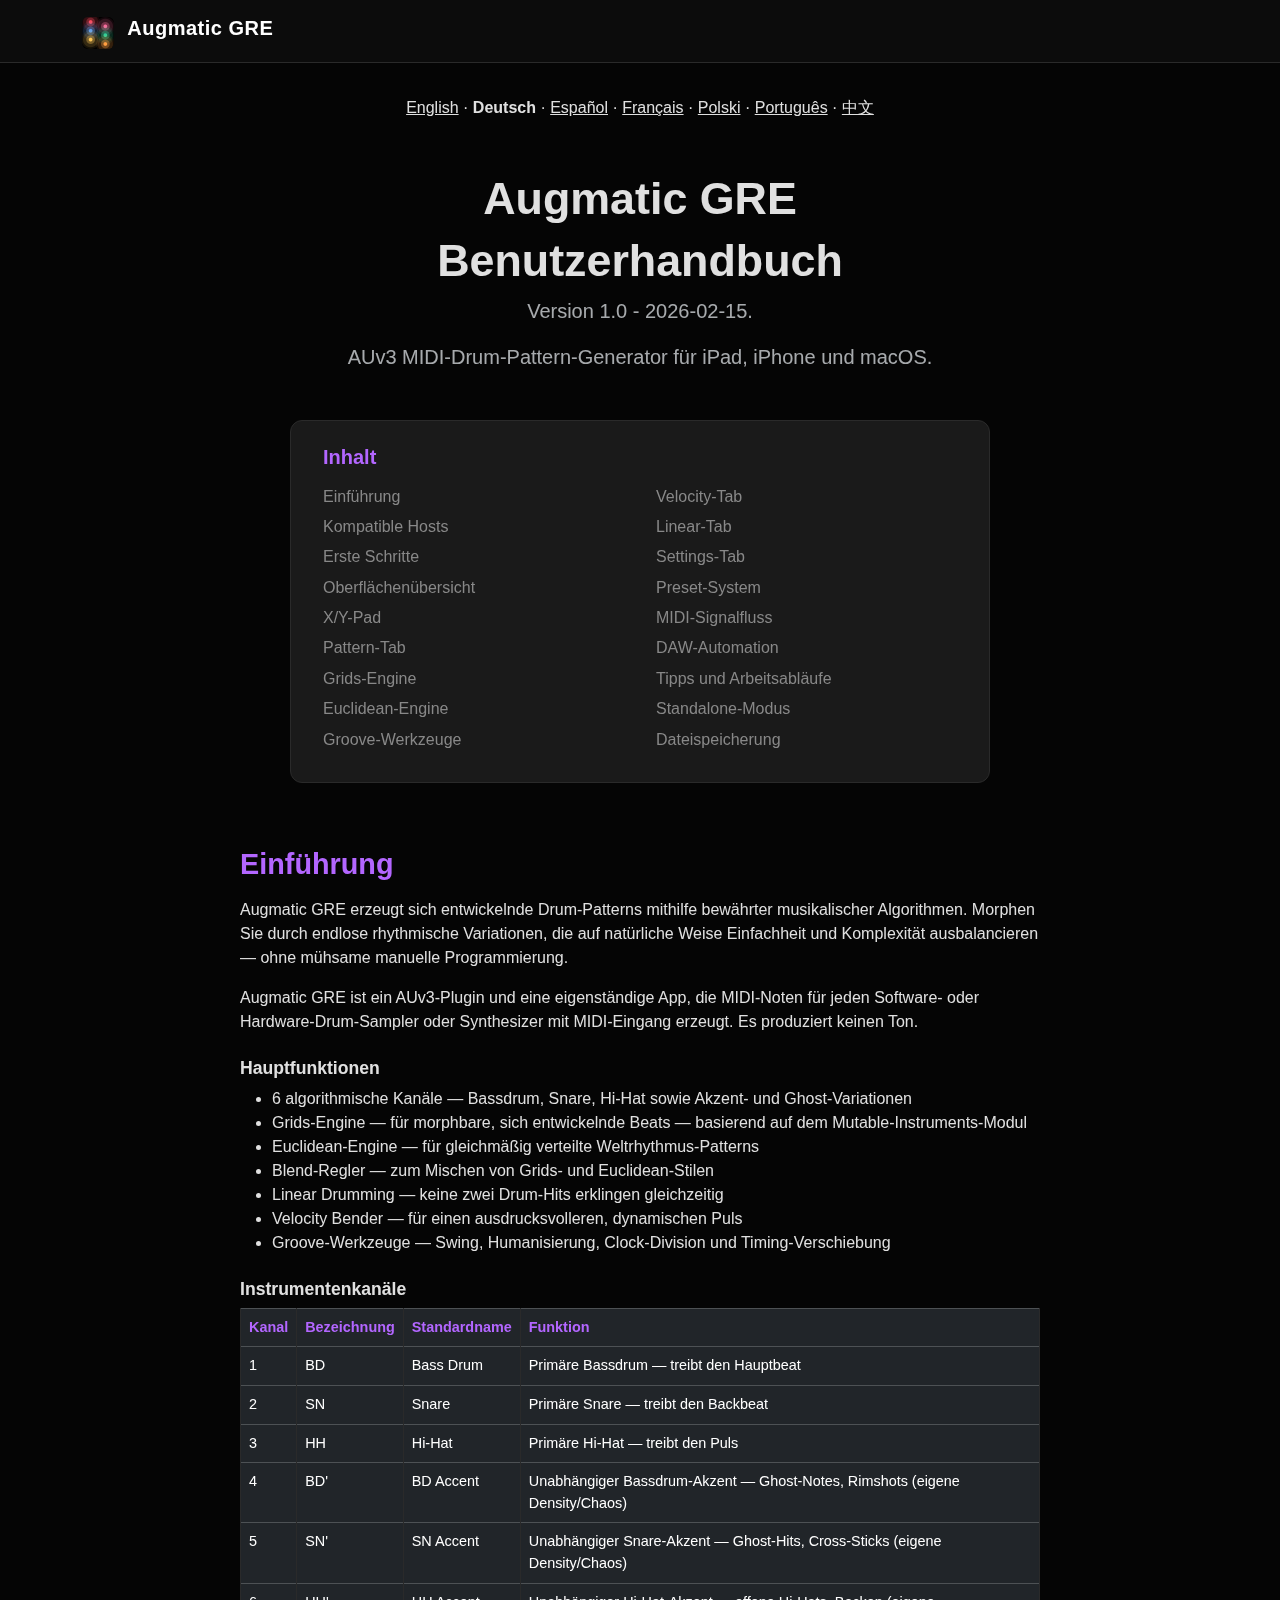
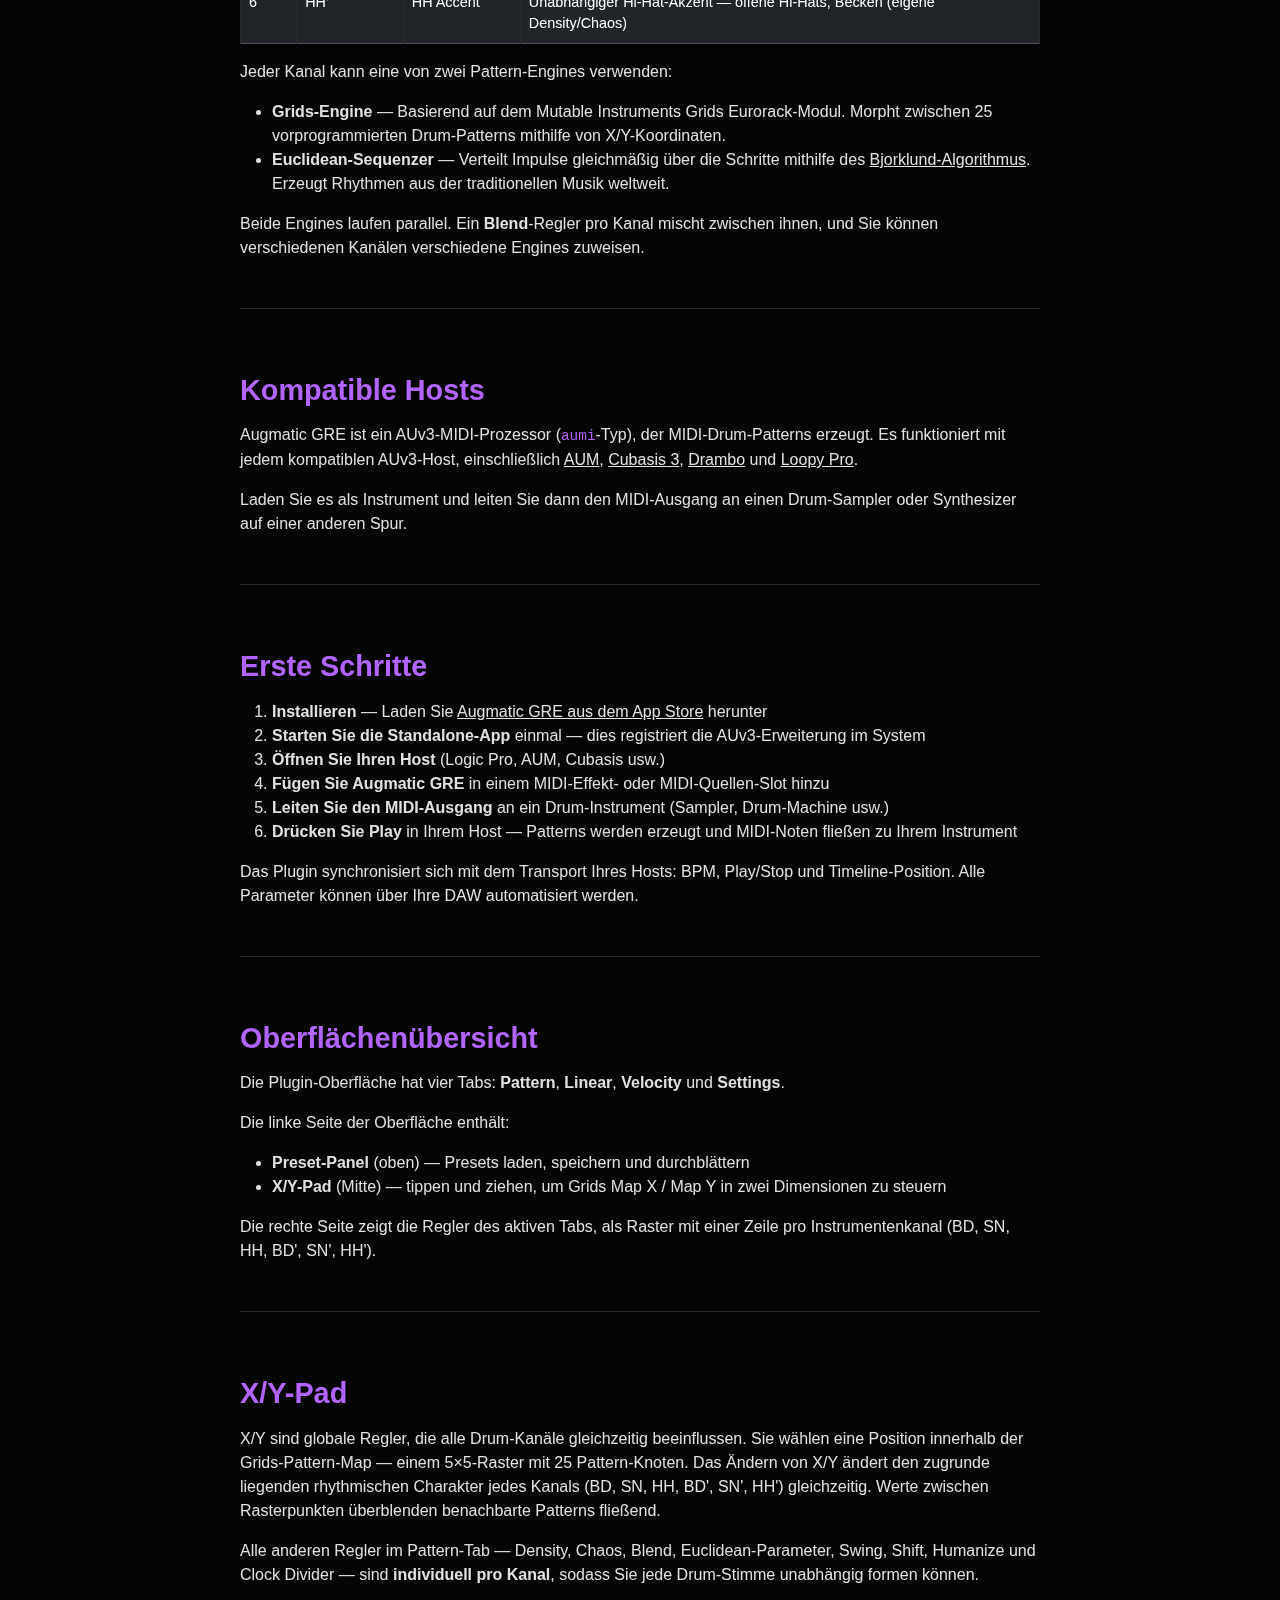
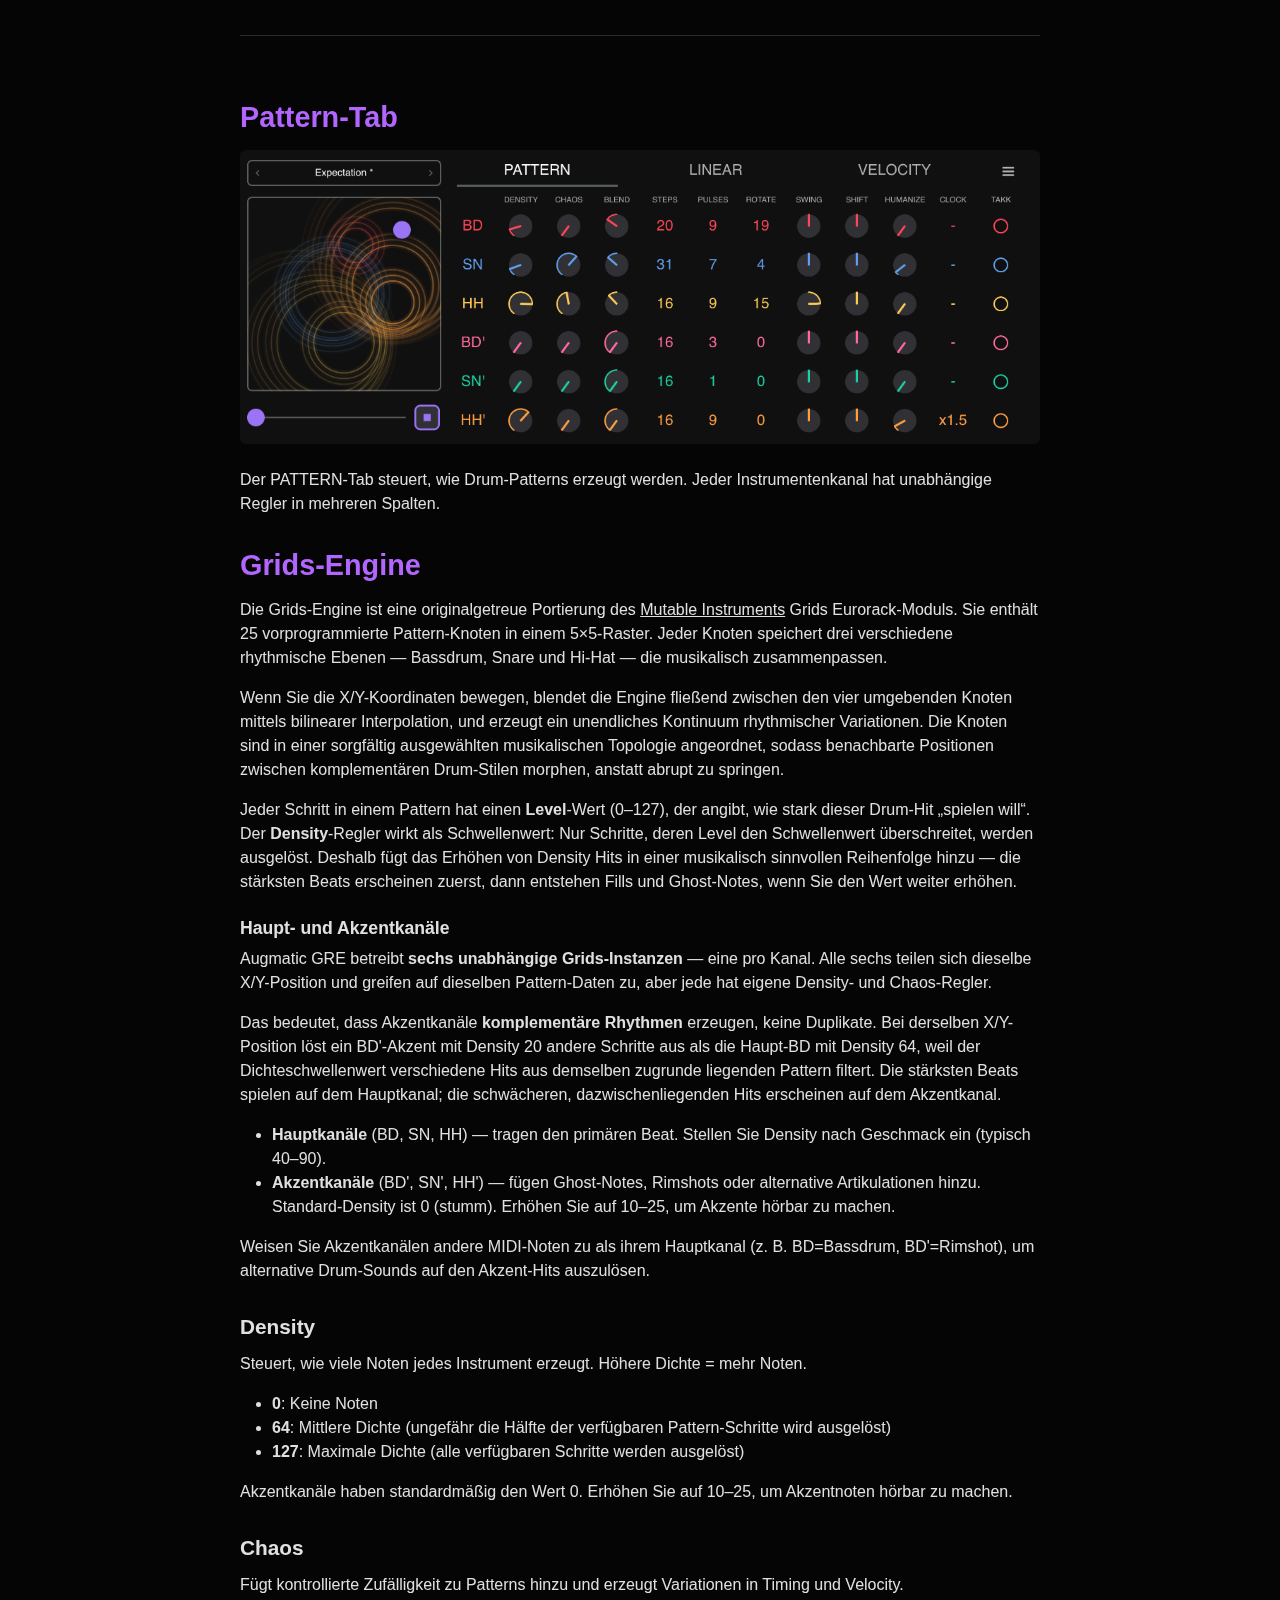
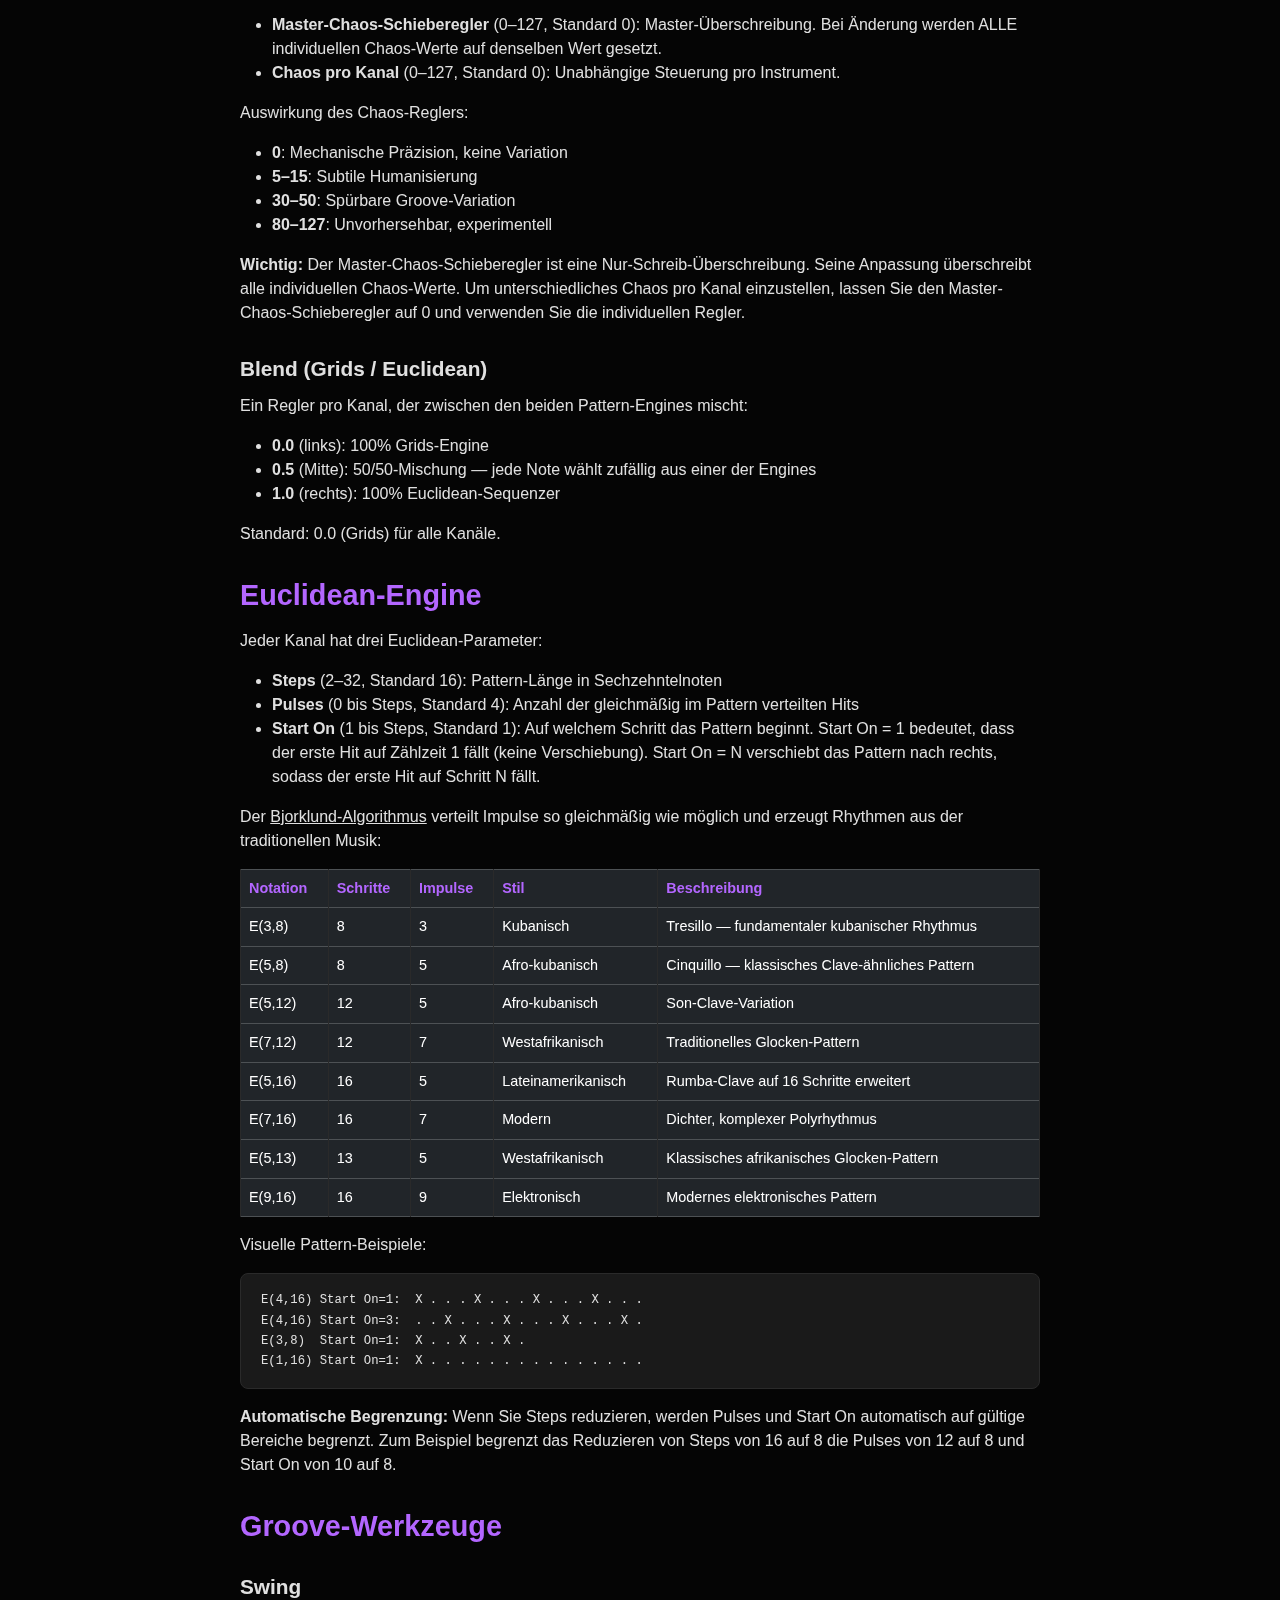
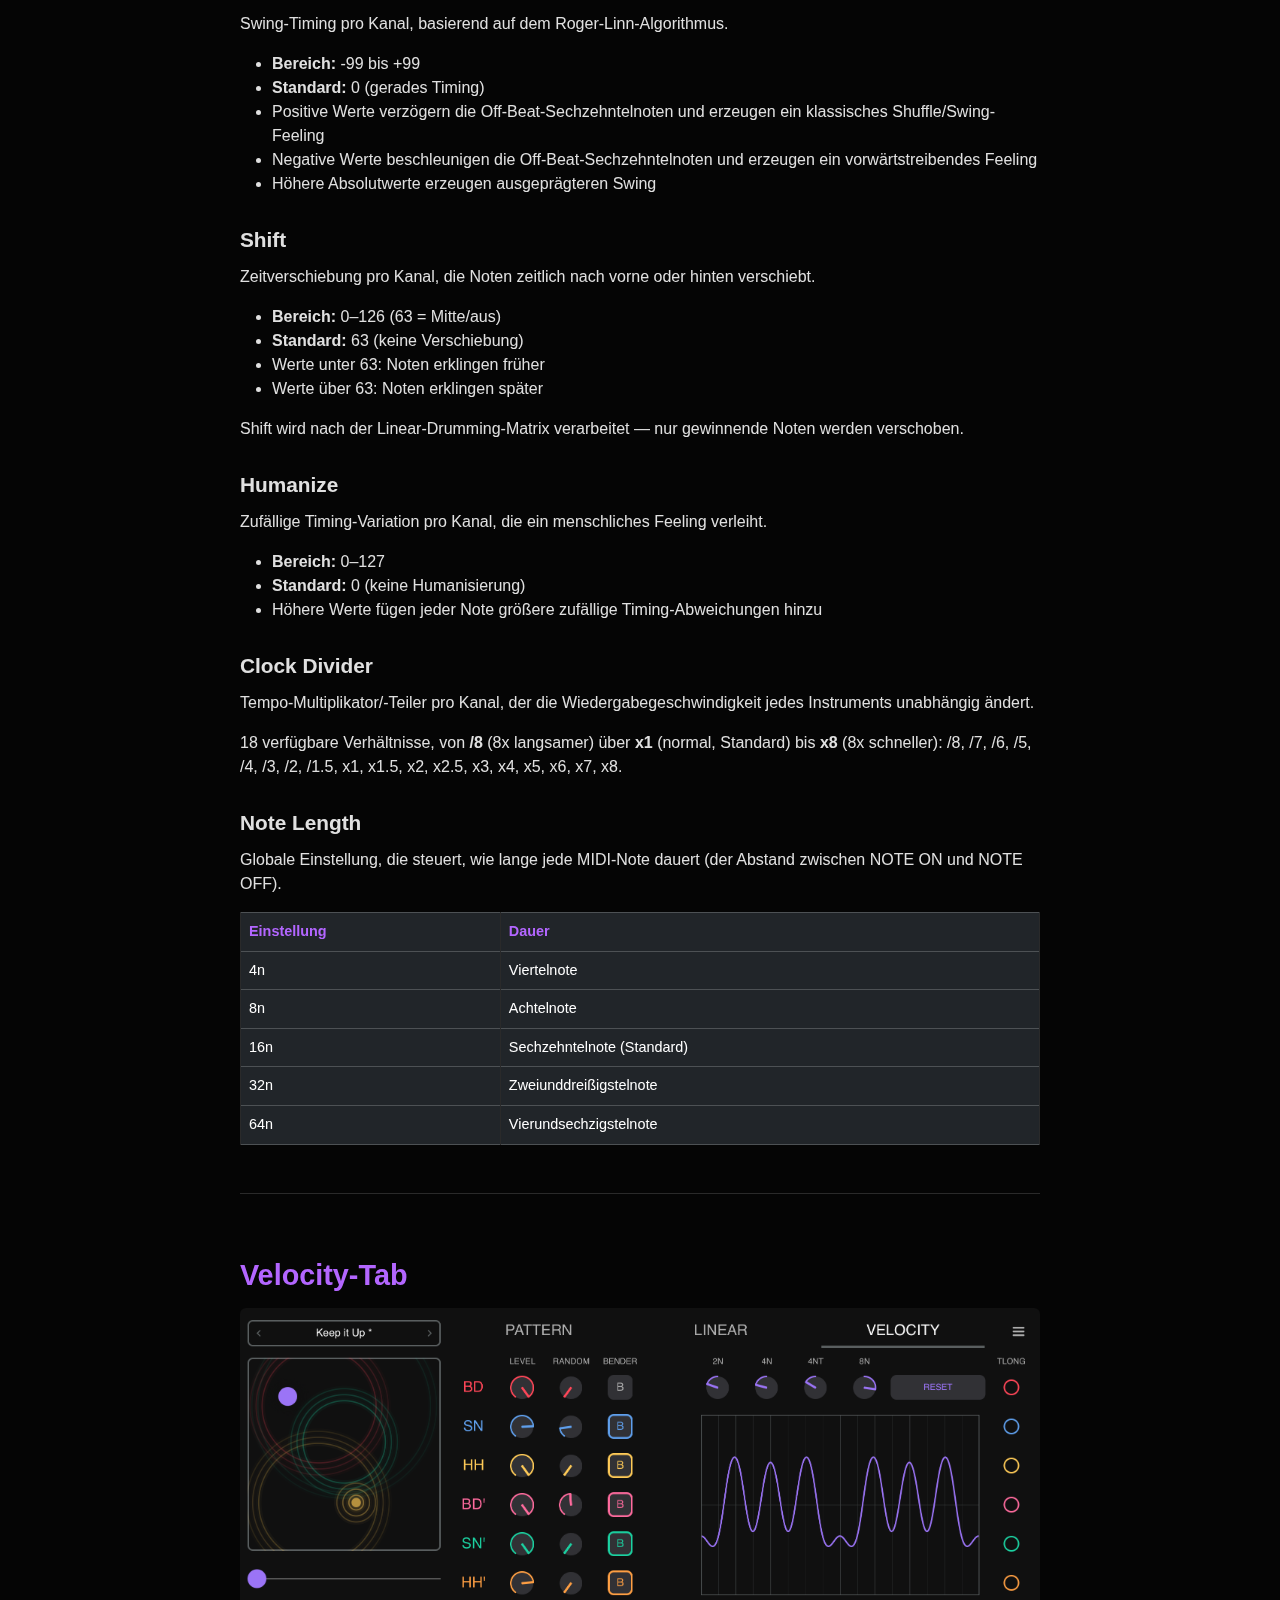
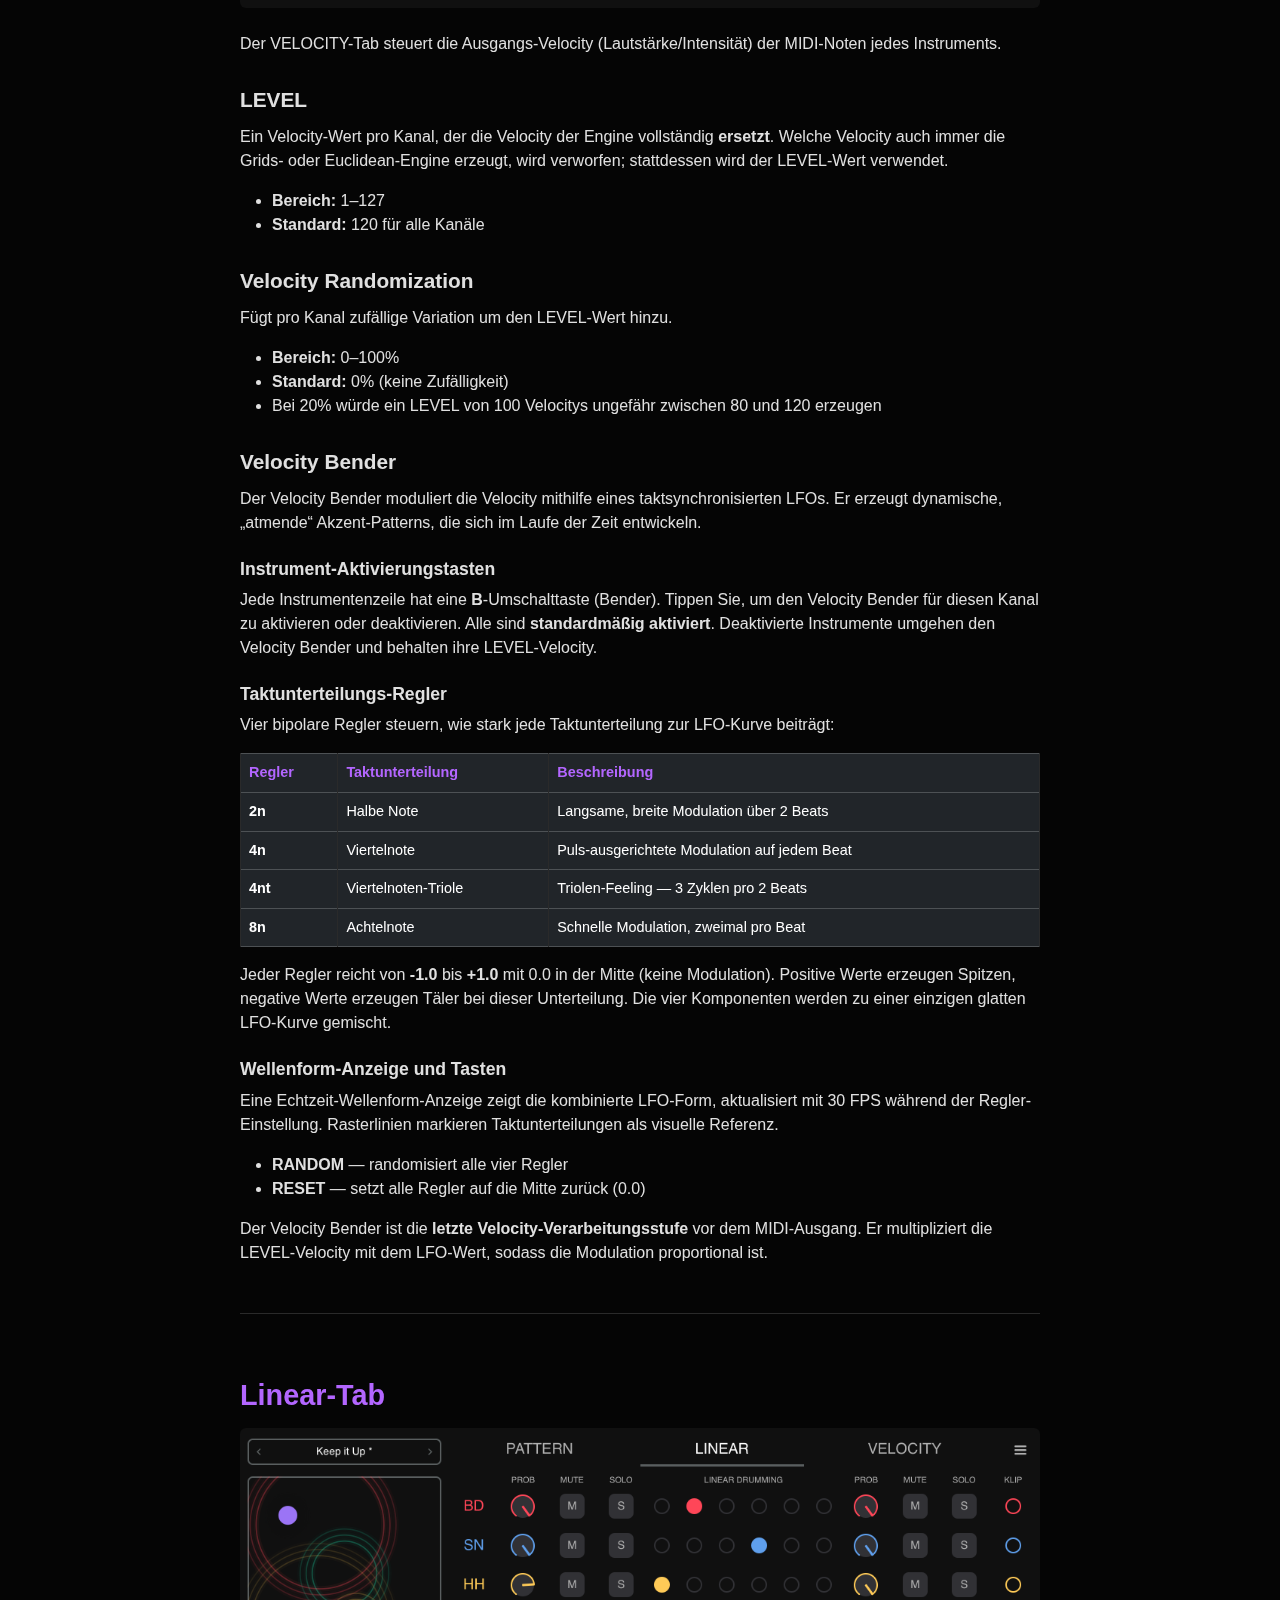
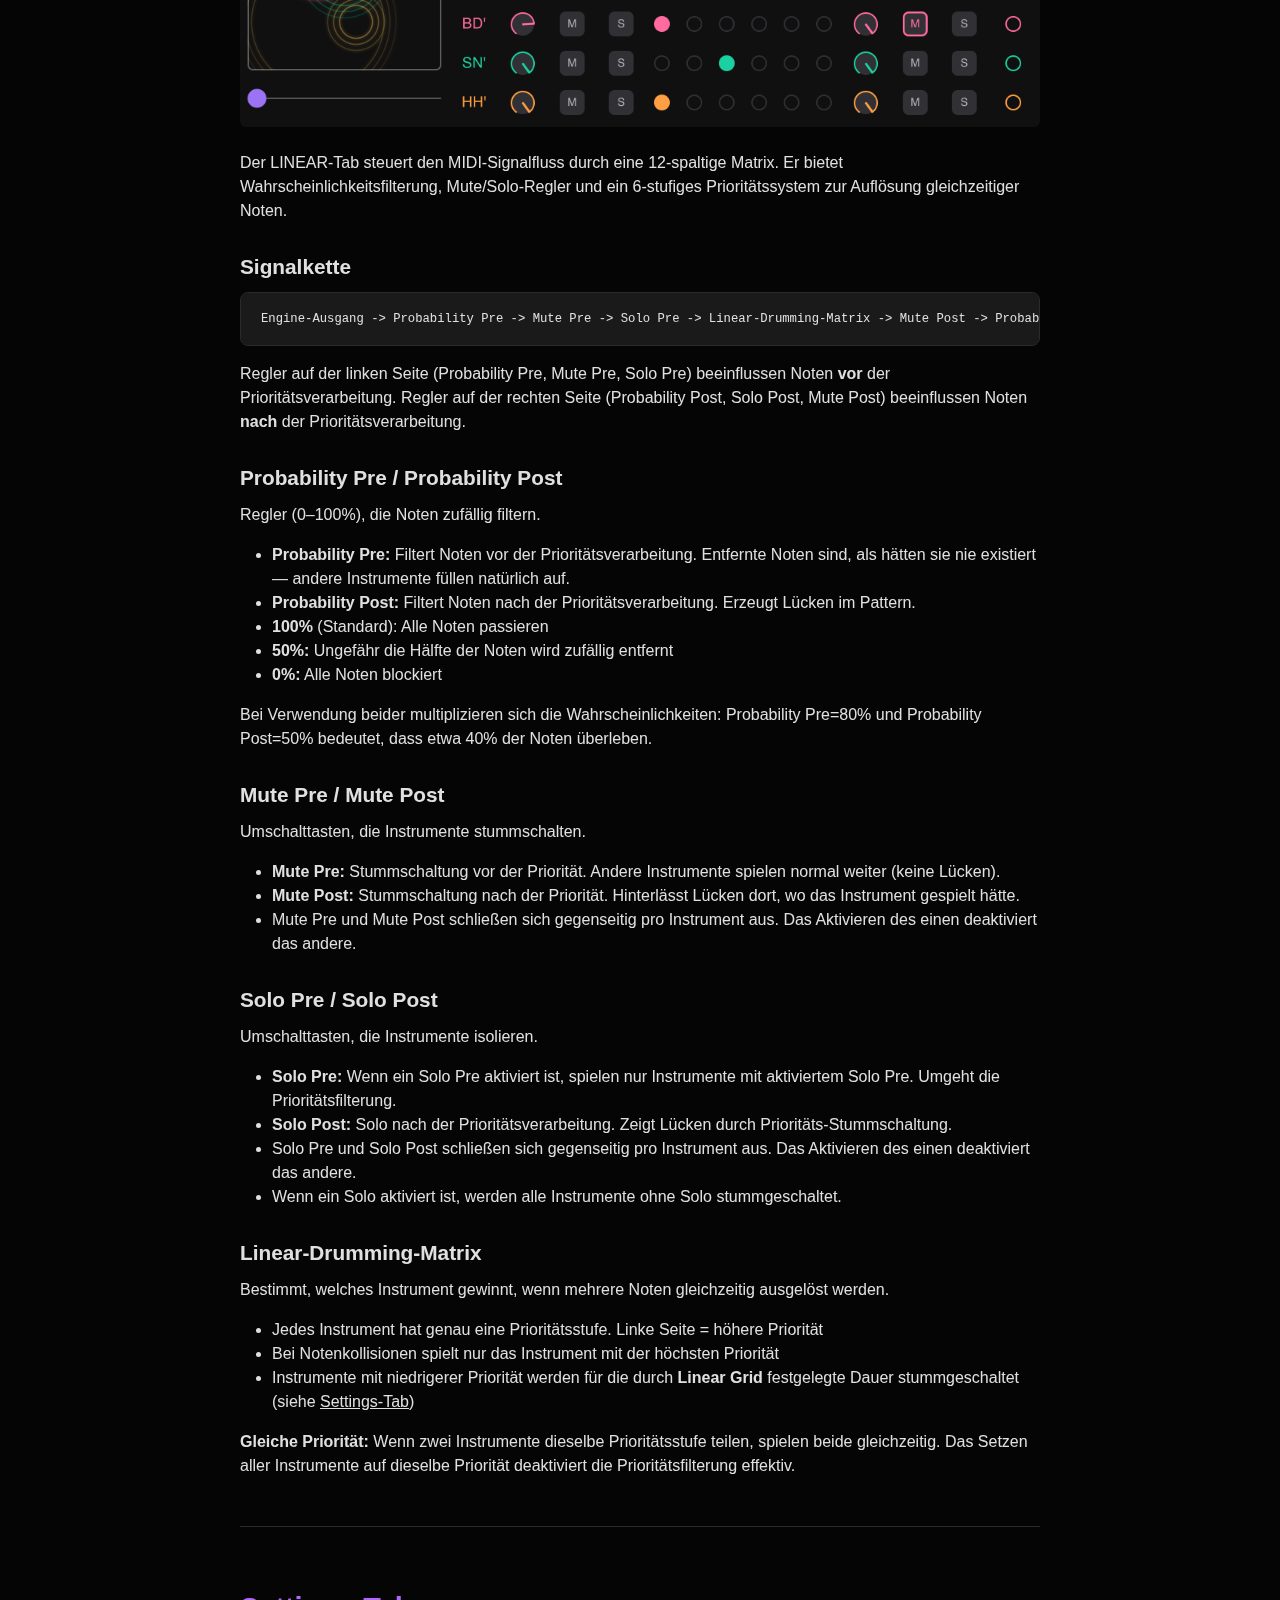
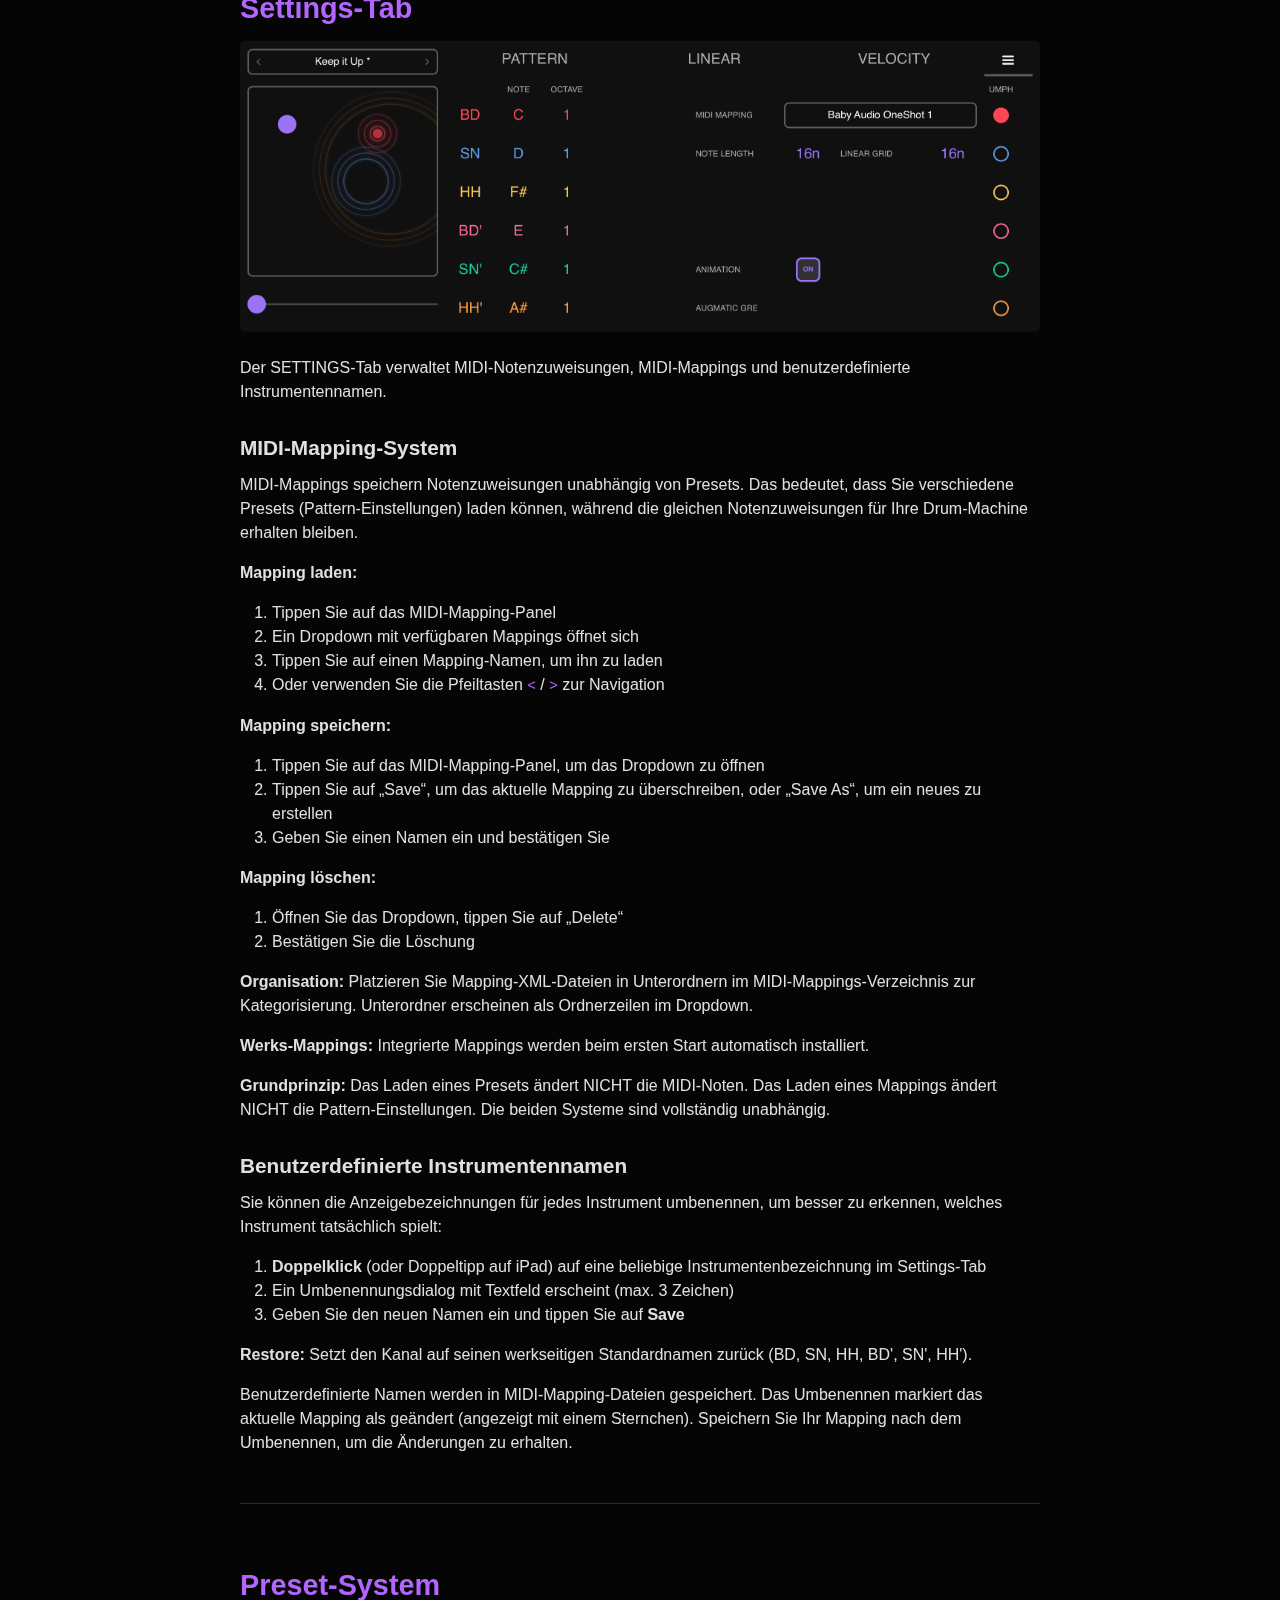
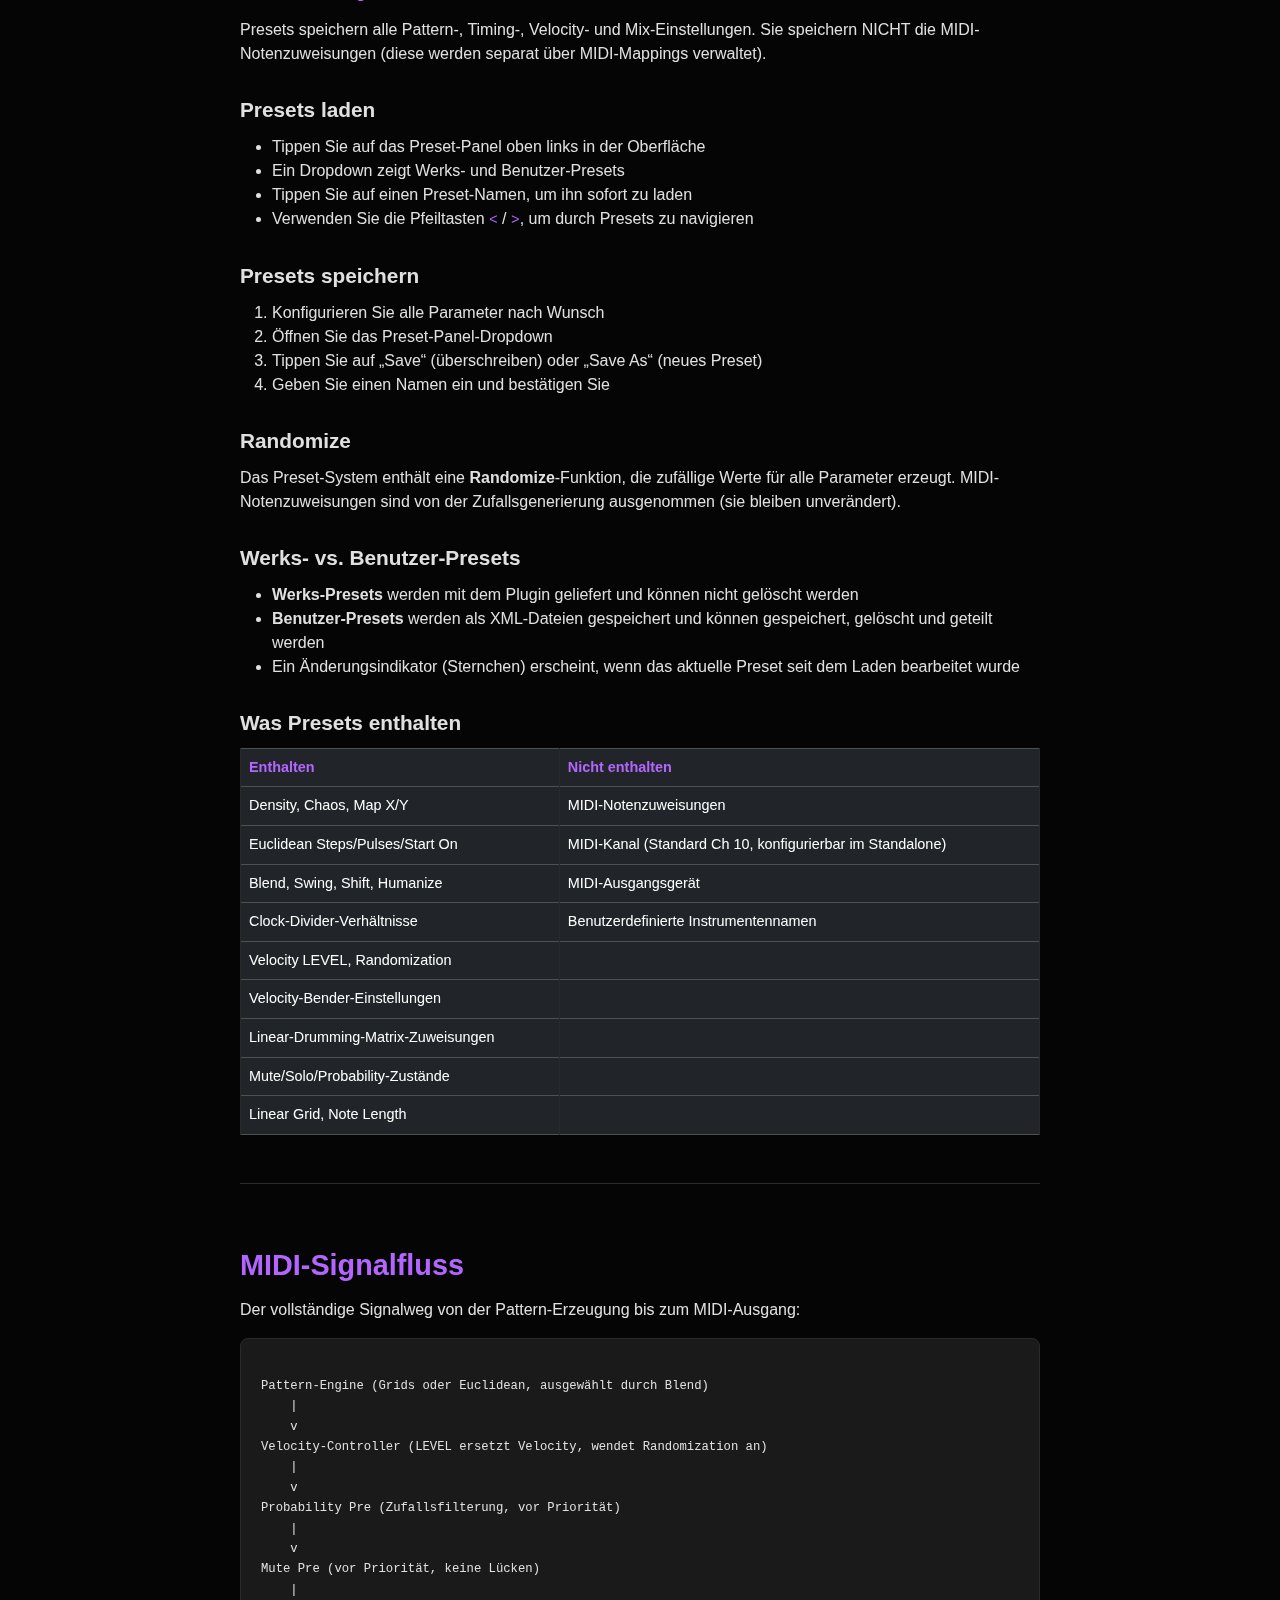
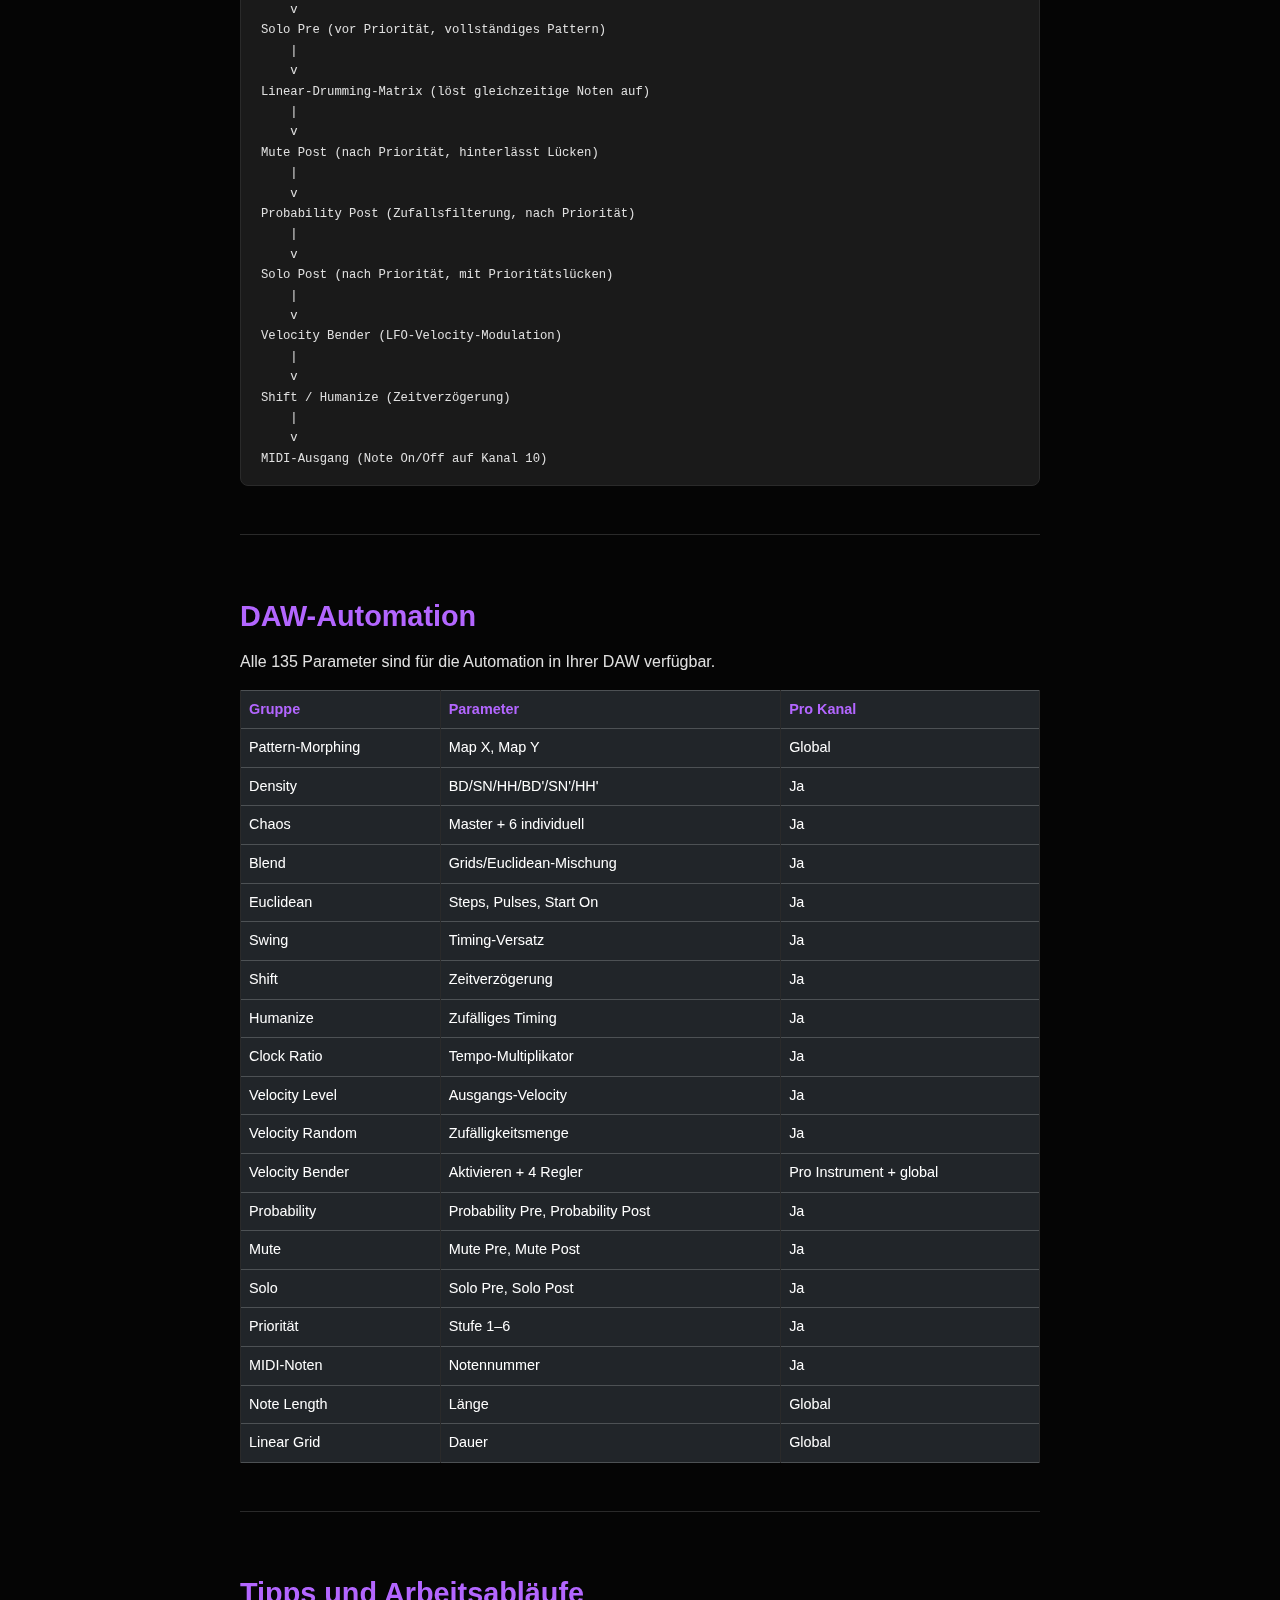
<file: docs/user-manual/de.html>
<!DOCTYPE html>
<html lang="de" data-bs-theme="dark">
<head>
    <meta charset="UTF-8">
    <meta name="viewport" content="width=device-width, initial-scale=1.0">
    <title>Handbuch - Augmatic GRE</title>
    <meta name="description" content="Benutzerhandbuch für Augmatic GRE, einen AUv3 MIDI-Drum-Pattern-Generator für macOS und iPad.">
    <link rel="icon" type="image/png" href="../img/app-icon.png">
    <link rel="stylesheet" href="../css/bootstrap.min.css">
    <link rel="stylesheet" href="../css/style.css">
</head>
<body>

    <!-- Navbar -->
    <nav class="navbar navbar-expand-lg fixed-top">
        <div class="container">
            <a class="navbar-brand text-white" href="../index.html">
                <img src="../img/app-icon.png" alt="Augmatic GRE" width="32" height="32" class="d-inline-block align-text-top me-2" style="border-radius: 6px;">
                Augmatic GRE
            </a>
            <button class="navbar-toggler" type="button" data-bs-toggle="collapse" data-bs-target="#navbarNav">
                <span class="navbar-toggler-icon"></span>
            </button>
            <div class="collapse navbar-collapse" id="navbarNav">
                <ul class="navbar-nav ms-auto">
                </ul>
            </div>
        </div>
    </nav>

    <!-- Manual Content -->
    <div class="manual-page">
        <div class="container">

            <!-- Language Selector -->
            <div class="text-center pt-3 pb-1">
                <a href="index.html">English</a> &#183; <strong>Deutsch</strong> &#183; <a href="sp.html">Espa&ntilde;ol</a> &#183; <a href="fr.html">Fran&ccedil;ais</a> &#183; <a href="pl.html">Polski</a> &#183; <a href="pt.html">Portugu&ecirc;s</a> &#183; <a href="cn.html">&#20013;&#25991;</a>
            </div>

            <!-- Manual Header -->
            <div class="manual-header text-center">
                <h1>Augmatic GRE</h1>
                <h1>Benutzerhandbuch</h1>
                <p class="lead text-muted">Version 1.0 - 2026-02-15.</p>
                <p class="lead text-muted">AUv3 MIDI-Drum-Pattern-Generator für iPad, iPhone und macOS.</p>
            </div>

            <!-- Table of Contents -->
            <div class="manual-toc">
                <h5>Inhalt</h5>
                <ul>
                    <li><a href="#introduction">Einführung</a></li>
                    <li><a href="#compatible-hosts">Kompatible Hosts</a></li>
                    <li><a href="#getting-started">Erste Schritte</a></li>
                    <li><a href="#interface-overview">Oberflächenübersicht</a></li>
                    <li><a href="#xy-pad">X/Y-Pad</a></li>
                    <li><a href="#pattern-tab">Pattern-Tab</a></li>
                    <li><a href="#grids-engine">Grids-Engine</a></li>
                    <li><a href="#euclidean-engine">Euclidean-Engine</a></li>
                    <li><a href="#groove-tools">Groove-Werkzeuge</a></li>
                    <li><a href="#velocity-tab">Velocity-Tab</a></li>
                    <li><a href="#linear-tab">Linear-Tab</a></li>
                    <li><a href="#settings-tab">Settings-Tab</a></li>
                    <li><a href="#preset-system">Preset-System</a></li>
                    <li><a href="#signal-flow">MIDI-Signalfluss</a></li>
                    <li><a href="#daw-automation">DAW-Automation</a></li>
                    <li><a href="#tips">Tipps und Arbeitsabläufe</a></li>
                    <li><a href="#standalone-mode">Standalone-Modus</a></li>
                    <li><a href="#file-storage">Dateispeicherung</a></li>
                </ul>
            </div>

            <div class="manual-content">

                <!-- Introduction -->
                <section id="introduction">
                    <h2>Einführung</h2>
                    <p>Augmatic GRE erzeugt sich entwickelnde Drum-Patterns mithilfe bewährter musikalischer Algorithmen. Morphen Sie durch endlose rhythmische Variationen, die auf natürliche Weise Einfachheit und Komplexität ausbalancieren &mdash; ohne mühsame manuelle Programmierung.</p>
                    <p>Augmatic GRE ist ein AUv3-Plugin und eine eigenständige App, die MIDI-Noten für jeden Software- oder Hardware-Drum-Sampler oder Synthesizer mit MIDI-Eingang erzeugt. Es produziert keinen Ton.</p>

                    <h4>Hauptfunktionen</h4>
                    <ul>
                        <li>6 algorithmische Kanäle &mdash; Bassdrum, Snare, Hi&#8209;Hat sowie Akzent- und Ghost-Variationen</li>
                        <li>Grids-Engine &mdash; für morphbare, sich entwickelnde Beats &mdash; basierend auf dem Mutable-Instruments-Modul</li>
                        <li>Euclidean-Engine &mdash; für gleichmäßig verteilte Weltrhythmus-Patterns</li>
                        <li>Blend-Regler &mdash; zum Mischen von Grids- und Euclidean-Stilen</li>
                        <li>Linear Drumming &mdash; keine zwei Drum-Hits erklingen gleichzeitig</li>
                        <li>Velocity Bender &mdash; für einen ausdrucksvolleren, dynamischen Puls</li>
                        <li>Groove-Werkzeuge &mdash; Swing, Humanisierung, Clock-Division und Timing-Verschiebung</li>
                    </ul>

                    <h4>Instrumentenkanäle</h4>
                    <div class="table-responsive">
                        <table class="table table-dark table-bordered">
                            <thead><tr><th>Kanal</th><th>Bezeichnung</th><th>Standardname</th><th>Funktion</th></tr></thead>
                            <tbody>
                                <tr><td>1</td><td>BD</td><td>Bass Drum</td><td>Primäre Bassdrum &mdash; treibt den Hauptbeat</td></tr>
                                <tr><td>2</td><td>SN</td><td>Snare</td><td>Primäre Snare &mdash; treibt den Backbeat</td></tr>
                                <tr><td>3</td><td>HH</td><td>Hi-Hat</td><td>Primäre Hi-Hat &mdash; treibt den Puls</td></tr>
                                <tr><td>4</td><td>BD'</td><td>BD Accent</td><td>Unabhängiger Bassdrum-Akzent &mdash; Ghost-Notes, Rimshots (eigene Density/Chaos)</td></tr>
                                <tr><td>5</td><td>SN'</td><td>SN Accent</td><td>Unabhängiger Snare-Akzent &mdash; Ghost-Hits, Cross-Sticks (eigene Density/Chaos)</td></tr>
                                <tr><td>6</td><td>HH'</td><td>HH Accent</td><td>Unabhängiger Hi-Hat-Akzent &mdash; offene Hi-Hats, Becken (eigene Density/Chaos)</td></tr>
                            </tbody>
                        </table>
                    </div>

                    <p>Jeder Kanal kann eine von zwei Pattern-Engines verwenden:</p>
                    <ul>
                        <li><strong>Grids-Engine</strong> &mdash; Basierend auf dem Mutable Instruments Grids Eurorack-Modul. Morpht zwischen 25 vorprogrammierten Drum-Patterns mithilfe von X/Y-Koordinaten.</li>
                        <li><strong>Euclidean-Sequenzer</strong> &mdash; Verteilt Impulse gleichmäßig über die Schritte mithilfe des <a href="https://en.wikipedia.org/wiki/Euclidean_rhythm" target="_blank" rel="noopener">Bjorklund-Algorithmus</a>. Erzeugt Rhythmen aus der traditionellen Musik weltweit.</li>
                    </ul>
                    <p>Beide Engines laufen parallel. Ein <strong>Blend</strong>-Regler pro Kanal mischt zwischen ihnen, und Sie können verschiedenen Kanälen verschiedene Engines zuweisen.</p>
                </section>

                <!-- Compatible Hosts -->
                <section id="compatible-hosts">
                    <h2>Kompatible Hosts</h2>
                    <p>Augmatic GRE ist ein AUv3-MIDI-Prozessor (<code>aumi</code>-Typ), der MIDI-Drum-Patterns erzeugt. Es funktioniert mit jedem kompatiblen AUv3-Host, einschließlich <a href="https://apps.apple.com/us/app/aum-audio-mixer/id1055636344" target="_blank" rel="noopener">AUM</a>, <a href="https://apps.apple.com/us/app/cubasis-3-music-studio/id1207839273" target="_blank" rel="noopener">Cubasis 3</a>, <a href="https://apps.apple.com/us/app/drambo/id1469365718" target="_blank" rel="noopener">Drambo</a> und <a href="https://apps.apple.com/us/app/loopy-pro-looper-daw-sampler/id1492670451" target="_blank" rel="noopener">Loopy Pro</a>.</p>
                    <p>Laden Sie es als Instrument und leiten Sie dann den MIDI-Ausgang an einen Drum-Sampler oder Synthesizer auf einer anderen Spur.</p>
                </section>

                <!-- Getting Started -->
                <section id="getting-started">
                    <h2>Erste Schritte</h2>
                    <ol>
                        <li><strong>Installieren</strong> &mdash; Laden Sie <a href="https://apps.apple.com/app/id6759214507" target="_blank" rel="noopener">Augmatic GRE aus dem App Store</a> herunter</li>
                        <li><strong>Starten Sie die Standalone-App</strong> einmal &mdash; dies registriert die AUv3-Erweiterung im System</li>
                        <li><strong>Öffnen Sie Ihren Host</strong> (Logic Pro, AUM, Cubasis usw.)</li>
                        <li><strong>Fügen Sie Augmatic GRE</strong> in einem MIDI-Effekt- oder MIDI-Quellen-Slot hinzu</li>
                        <li><strong>Leiten Sie den MIDI-Ausgang</strong> an ein Drum-Instrument (Sampler, Drum-Machine usw.)</li>
                        <li><strong>Drücken Sie Play</strong> in Ihrem Host &mdash; Patterns werden erzeugt und MIDI-Noten fließen zu Ihrem Instrument</li>
                    </ol>
                    <p>Das Plugin synchronisiert sich mit dem Transport Ihres Hosts: BPM, Play/Stop und Timeline-Position. Alle Parameter können über Ihre DAW automatisiert werden.</p>
                </section>

                <!-- Interface Overview -->
                <section id="interface-overview">
                    <h2>Oberflächenübersicht</h2>
                    <p>Die Plugin-Oberfläche hat vier Tabs: <strong>Pattern</strong>, <strong>Linear</strong>, <strong>Velocity</strong> und <strong>Settings</strong>.</p>
                    <p>Die linke Seite der Oberfläche enthält:</p>
                    <ul>
                        <li><strong>Preset-Panel</strong> (oben) &mdash; Presets laden, speichern und durchblättern</li>
                        <li><strong>X/Y-Pad</strong> (Mitte) &mdash; tippen und ziehen, um Grids Map X / Map Y in zwei Dimensionen zu steuern</li>
                    </ul>
                    <p>Die rechte Seite zeigt die Regler des aktiven Tabs, als Raster mit einer Zeile pro Instrumentenkanal (BD, SN, HH, BD', SN', HH').</p>
                </section>

                <section id="xy-pad">
                    <h2>X/Y-Pad</h2>
                    <p>X/Y sind globale Regler, die alle Drum-Kanäle gleichzeitig beeinflussen. Sie wählen eine Position innerhalb der Grids-Pattern-Map &mdash; einem 5&times;5-Raster mit 25 Pattern-Knoten. Das Ändern von X/Y ändert den zugrunde liegenden rhythmischen Charakter jedes Kanals (BD, SN, HH, BD', SN', HH') gleichzeitig. Werte zwischen Rasterpunkten überblenden benachbarte Patterns fließend.</p>
                    <p>Alle anderen Regler im Pattern-Tab &mdash; Density, Chaos, Blend, Euclidean-Parameter, Swing, Shift, Humanize und Clock Divider &mdash; sind <strong>individuell pro Kanal</strong>, sodass Sie jede Drum-Stimme unabhängig formen können.</p>
                </section>

                <!-- Pattern Tab -->
                <section id="pattern-tab">
                    <h2>Pattern-Tab</h2>
                    <img src="../img/screenshots/tab-1-pattern.png" class="img-fluid rounded mb-4" alt="Augmatic GRE — Pattern-Tab">
                    <p>Der PATTERN-Tab steuert, wie Drum-Patterns erzeugt werden. Jeder Instrumentenkanal hat unabhängige Regler in mehreren Spalten.</p>

                    <h2 id="grids-engine">Grids-Engine</h2>
                    <p>Die Grids-Engine ist eine originalgetreue Portierung des <a href="https://mutable-instruments.net/" target="_blank" rel="noopener">Mutable Instruments</a> Grids Eurorack-Moduls. Sie enthält 25 vorprogrammierte Pattern-Knoten in einem 5&times;5-Raster. Jeder Knoten speichert drei verschiedene rhythmische Ebenen &mdash; Bassdrum, Snare und Hi-Hat &mdash; die musikalisch zusammenpassen.</p>
                    <p>Wenn Sie die X/Y-Koordinaten bewegen, blendet die Engine fließend zwischen den vier umgebenden Knoten mittels bilinearer Interpolation, und erzeugt ein unendliches Kontinuum rhythmischer Variationen. Die Knoten sind in einer sorgfältig ausgewählten musikalischen Topologie angeordnet, sodass benachbarte Positionen zwischen komplementären Drum-Stilen morphen, anstatt abrupt zu springen.</p>
                    <p>Jeder Schritt in einem Pattern hat einen <strong>Level</strong>-Wert (0&ndash;127), der angibt, wie stark dieser Drum-Hit &bdquo;spielen will&ldquo;. Der <strong>Density</strong>-Regler wirkt als Schwellenwert: Nur Schritte, deren Level den Schwellenwert überschreitet, werden ausgelöst. Deshalb fügt das Erhöhen von Density Hits in einer musikalisch sinnvollen Reihenfolge hinzu &mdash; die stärksten Beats erscheinen zuerst, dann entstehen Fills und Ghost-Notes, wenn Sie den Wert weiter erhöhen.</p>

                    <h4>Haupt- und Akzentkanäle</h4>
                    <p>Augmatic GRE betreibt <strong>sechs unabhängige Grids-Instanzen</strong> &mdash; eine pro Kanal. Alle sechs teilen sich dieselbe X/Y-Position und greifen auf dieselben Pattern-Daten zu, aber jede hat eigene Density- und Chaos-Regler.</p>
                    <p>Das bedeutet, dass Akzentkanäle <strong>komplementäre Rhythmen</strong> erzeugen, keine Duplikate. Bei derselben X/Y-Position löst ein BD'-Akzent mit Density 20 andere Schritte aus als die Haupt-BD mit Density 64, weil der Dichteschwellenwert verschiedene Hits aus demselben zugrunde liegenden Pattern filtert. Die stärksten Beats spielen auf dem Hauptkanal; die schwächeren, dazwischenliegenden Hits erscheinen auf dem Akzentkanal.</p>
                    <ul>
                        <li><strong>Hauptkanäle</strong> (BD, SN, HH) &mdash; tragen den primären Beat. Stellen Sie Density nach Geschmack ein (typisch 40&ndash;90).</li>
                        <li><strong>Akzentkanäle</strong> (BD', SN', HH') &mdash; fügen Ghost-Notes, Rimshots oder alternative Artikulationen hinzu. Standard-Density ist 0 (stumm). Erhöhen Sie auf 10&ndash;25, um Akzente hörbar zu machen.</li>
                    </ul>
                    <p>Weisen Sie Akzentkanälen andere MIDI-Noten zu als ihrem Hauptkanal (z. B. BD=Bassdrum, BD'=Rimshot), um alternative Drum-Sounds auf den Akzent-Hits auszulösen.</p>

                    <h3>Density</h3>
                    <p>Steuert, wie viele Noten jedes Instrument erzeugt. Höhere Dichte = mehr Noten.</p>
                    <ul>
                        <li><strong>0</strong>: Keine Noten</li>
                        <li><strong>64</strong>: Mittlere Dichte (ungefähr die Hälfte der verfügbaren Pattern-Schritte wird ausgelöst)</li>
                        <li><strong>127</strong>: Maximale Dichte (alle verfügbaren Schritte werden ausgelöst)</li>
                    </ul>
                    <p>Akzentkanäle haben standardmäßig den Wert 0. Erhöhen Sie auf 10&ndash;25, um Akzentnoten hörbar zu machen.</p>

                    <h3>Chaos</h3>
                    <p>Fügt kontrollierte Zufälligkeit zu Patterns hinzu und erzeugt Variationen in Timing und Velocity.</p>
                    <ul>
                        <li><strong>Master-Chaos-Schieberegler</strong> (0&ndash;127, Standard 0): Master-Überschreibung. Bei Änderung werden ALLE individuellen Chaos-Werte auf denselben Wert gesetzt.</li>
                        <li><strong>Chaos pro Kanal</strong> (0&ndash;127, Standard 0): Unabhängige Steuerung pro Instrument.</li>
                    </ul>
                    <p>Auswirkung des Chaos-Reglers:</p>
                    <ul>
                        <li><strong>0</strong>: Mechanische Präzision, keine Variation</li>
                        <li><strong>5&ndash;15</strong>: Subtile Humanisierung</li>
                        <li><strong>30&ndash;50</strong>: Spürbare Groove-Variation</li>
                        <li><strong>80&ndash;127</strong>: Unvorhersehbar, experimentell</li>
                    </ul>
                    <p><strong>Wichtig:</strong> Der Master-Chaos-Schieberegler ist eine Nur-Schreib-Überschreibung. Seine Anpassung überschreibt alle individuellen Chaos-Werte. Um unterschiedliches Chaos pro Kanal einzustellen, lassen Sie den Master-Chaos-Schieberegler auf 0 und verwenden Sie die individuellen Regler.</p>

                    <h3>Blend (Grids / Euclidean)</h3>
                    <p>Ein Regler pro Kanal, der zwischen den beiden Pattern-Engines mischt:</p>
                    <ul>
                        <li><strong>0.0</strong> (links): 100% Grids-Engine</li>
                        <li><strong>0.5</strong> (Mitte): 50/50-Mischung &mdash; jede Note wählt zufällig aus einer der Engines</li>
                        <li><strong>1.0</strong> (rechts): 100% Euclidean-Sequenzer</li>
                    </ul>
                    <p>Standard: 0.0 (Grids) für alle Kanäle.</p>

                    <h2 id="euclidean-engine">Euclidean-Engine</h2>
                    <p>Jeder Kanal hat drei Euclidean-Parameter:</p>
                    <ul>
                        <li><strong>Steps</strong> (2&ndash;32, Standard 16): Pattern-Länge in Sechzehntelnoten</li>
                        <li><strong>Pulses</strong> (0 bis Steps, Standard 4): Anzahl der gleichmäßig im Pattern verteilten Hits</li>
                        <li><strong>Start On</strong> (1 bis Steps, Standard 1): Auf welchem Schritt das Pattern beginnt. Start On = 1 bedeutet, dass der erste Hit auf Zählzeit 1 fällt (keine Verschiebung). Start On = N verschiebt das Pattern nach rechts, sodass der erste Hit auf Schritt N fällt.</li>
                    </ul>
                    <p>Der <a href="https://en.wikipedia.org/wiki/Euclidean_rhythm" target="_blank" rel="noopener">Bjorklund-Algorithmus</a> verteilt Impulse so gleichmäßig wie möglich und erzeugt Rhythmen aus der traditionellen Musik:</p>
                    <div class="table-responsive">
                        <table class="table table-dark table-bordered">
                            <thead><tr><th>Notation</th><th>Schritte</th><th>Impulse</th><th>Stil</th><th>Beschreibung</th></tr></thead>
                            <tbody>
                                <tr><td>E(3,8)</td><td>8</td><td>3</td><td>Kubanisch</td><td>Tresillo &mdash; fundamentaler kubanischer Rhythmus</td></tr>
                                <tr><td>E(5,8)</td><td>8</td><td>5</td><td>Afro-kubanisch</td><td>Cinquillo &mdash; klassisches Clave-ähnliches Pattern</td></tr>
                                <tr><td>E(5,12)</td><td>12</td><td>5</td><td>Afro-kubanisch</td><td>Son-Clave-Variation</td></tr>
                                <tr><td>E(7,12)</td><td>12</td><td>7</td><td>Westafrikanisch</td><td>Traditionelles Glocken-Pattern</td></tr>
                                <tr><td>E(5,16)</td><td>16</td><td>5</td><td>Lateinamerikanisch</td><td>Rumba-Clave auf 16 Schritte erweitert</td></tr>
                                <tr><td>E(7,16)</td><td>16</td><td>7</td><td>Modern</td><td>Dichter, komplexer Polyrhythmus</td></tr>
                                <tr><td>E(5,13)</td><td>13</td><td>5</td><td>Westafrikanisch</td><td>Klassisches afrikanisches Glocken-Pattern</td></tr>
                                <tr><td>E(9,16)</td><td>16</td><td>9</td><td>Elektronisch</td><td>Modernes elektronisches Pattern</td></tr>
                            </tbody>
                        </table>
                    </div>
                    <p>Visuelle Pattern-Beispiele:</p>
                    <pre><code>E(4,16) Start On=1:  X . . . X . . . X . . . X . . .
E(4,16) Start On=3:  . . X . . . X . . . X . . . X .
E(3,8)  Start On=1:  X . . X . . X .
E(1,16) Start On=1:  X . . . . . . . . . . . . . . .</code></pre>
                    <p><strong>Automatische Begrenzung:</strong> Wenn Sie Steps reduzieren, werden Pulses und Start On automatisch auf gültige Bereiche begrenzt. Zum Beispiel begrenzt das Reduzieren von Steps von 16 auf 8 die Pulses von 12 auf 8 und Start On von 10 auf 8.</p>

                    <h2 id="groove-tools">Groove-Werkzeuge</h2>
                    <h3>Swing</h3>
                    <p>Swing-Timing pro Kanal, basierend auf dem Roger-Linn-Algorithmus.</p>
                    <ul>
                        <li><strong>Bereich:</strong> -99 bis +99</li>
                        <li><strong>Standard:</strong> 0 (gerades Timing)</li>
                        <li>Positive Werte verzögern die Off-Beat-Sechzehntelnoten und erzeugen ein klassisches Shuffle/Swing-Feeling</li>
                        <li>Negative Werte beschleunigen die Off-Beat-Sechzehntelnoten und erzeugen ein vorwärtstreibendes Feeling</li>
                        <li>Höhere Absolutwerte erzeugen ausgeprägteren Swing</li>
                    </ul>

                    <h3>Shift</h3>
                    <p>Zeitverschiebung pro Kanal, die Noten zeitlich nach vorne oder hinten verschiebt.</p>
                    <ul>
                        <li><strong>Bereich:</strong> 0&ndash;126 (63 = Mitte/aus)</li>
                        <li><strong>Standard:</strong> 63 (keine Verschiebung)</li>
                        <li>Werte unter 63: Noten erklingen früher</li>
                        <li>Werte über 63: Noten erklingen später</li>
                    </ul>
                    <p>Shift wird nach der Linear-Drumming-Matrix verarbeitet &mdash; nur gewinnende Noten werden verschoben.</p>

                    <h3>Humanize</h3>
                    <p>Zufällige Timing-Variation pro Kanal, die ein menschliches Feeling verleiht.</p>
                    <ul>
                        <li><strong>Bereich:</strong> 0&ndash;127</li>
                        <li><strong>Standard:</strong> 0 (keine Humanisierung)</li>
                        <li>Höhere Werte fügen jeder Note größere zufällige Timing-Abweichungen hinzu</li>
                    </ul>

                    <h3>Clock Divider</h3>
                    <p>Tempo-Multiplikator/-Teiler pro Kanal, der die Wiedergabegeschwindigkeit jedes Instruments unabhängig ändert.</p>
                    <p>18 verfügbare Verhältnisse, von <strong>/8</strong> (8x langsamer) über <strong>x1</strong> (normal, Standard) bis <strong>x8</strong> (8x schneller): /8, /7, /6, /5, /4, /3, /2, /1.5, x1, x1.5, x2, x2.5, x3, x4, x5, x6, x7, x8.</p>

                    <h3>Note Length</h3>
                    <p>Globale Einstellung, die steuert, wie lange jede MIDI-Note dauert (der Abstand zwischen NOTE ON und NOTE OFF).</p>
                    <div class="table-responsive">
                        <table class="table table-dark table-bordered">
                            <thead><tr><th>Einstellung</th><th>Dauer</th></tr></thead>
                            <tbody>
                                <tr><td>4n</td><td>Viertelnote</td></tr>
                                <tr><td>8n</td><td>Achtelnote</td></tr>
                                <tr><td>16n</td><td>Sechzehntelnote (Standard)</td></tr>
                                <tr><td>32n</td><td>Zweiunddreißigstelnote</td></tr>
                                <tr><td>64n</td><td>Vierundsechzigstelnote</td></tr>
                            </tbody>
                        </table>
                    </div>
                </section>

                <!-- Velocity Tab -->
                <section id="velocity-tab">
                    <h2>Velocity-Tab</h2>
                    <img src="../img/screenshots/tab-3-velocity.png" class="img-fluid rounded mb-4" alt="Augmatic GRE — Velocity-Tab">
                    <p>Der VELOCITY-Tab steuert die Ausgangs-Velocity (Lautstärke/Intensität) der MIDI-Noten jedes Instruments.</p>

                    <h3>LEVEL</h3>
                    <p>Ein Velocity-Wert pro Kanal, der die Velocity der Engine vollständig <strong>ersetzt</strong>. Welche Velocity auch immer die Grids- oder Euclidean-Engine erzeugt, wird verworfen; stattdessen wird der LEVEL-Wert verwendet.</p>
                    <ul>
                        <li><strong>Bereich:</strong> 1&ndash;127</li>
                        <li><strong>Standard:</strong> 120 für alle Kanäle</li>
                    </ul>

                    <h3>Velocity Randomization</h3>
                    <p>Fügt pro Kanal zufällige Variation um den LEVEL-Wert hinzu.</p>
                    <ul>
                        <li><strong>Bereich:</strong> 0&ndash;100%</li>
                        <li><strong>Standard:</strong> 0% (keine Zufälligkeit)</li>
                        <li>Bei 20% würde ein LEVEL von 100 Velocitys ungefähr zwischen 80 und 120 erzeugen</li>
                    </ul>

                    <h3>Velocity Bender</h3>
                    <p>Der Velocity Bender moduliert die Velocity mithilfe eines taktsynchro&shy;nisierten LFOs. Er erzeugt dynamische, &bdquo;atmende&ldquo; Akzent-Patterns, die sich im Laufe der Zeit entwickeln.</p>

                    <h4>Instrument-Aktivierungstasten</h4>
                    <p>Jede Instrumentenzeile hat eine <strong>B</strong>-Umschalttaste (Bender). Tippen Sie, um den Velocity Bender für diesen Kanal zu aktivieren oder deaktivieren. Alle sind <strong>standardmäßig aktiviert</strong>. Deaktivierte Instrumente umgehen den Velocity Bender und behalten ihre LEVEL-Velocity.</p>

                    <h4>Taktunterteilungs-Regler</h4>
                    <p>Vier bipolare Regler steuern, wie stark jede Taktunterteilung zur LFO-Kurve beiträgt:</p>
                    <div class="table-responsive">
                        <table class="table table-dark table-bordered">
                            <thead><tr><th>Regler</th><th>Taktunterteilung</th><th>Beschreibung</th></tr></thead>
                            <tbody>
                                <tr><td><strong>2n</strong></td><td>Halbe Note</td><td>Langsame, breite Modulation über 2 Beats</td></tr>
                                <tr><td><strong>4n</strong></td><td>Viertelnote</td><td>Puls-ausgerichtete Modulation auf jedem Beat</td></tr>
                                <tr><td><strong>4nt</strong></td><td>Viertelnoten-Triole</td><td>Triolen-Feeling &mdash; 3 Zyklen pro 2 Beats</td></tr>
                                <tr><td><strong>8n</strong></td><td>Achtelnote</td><td>Schnelle Modulation, zweimal pro Beat</td></tr>
                            </tbody>
                        </table>
                    </div>
                    <p>Jeder Regler reicht von <strong>-1.0</strong> bis <strong>+1.0</strong> mit 0.0 in der Mitte (keine Modulation). Positive Werte erzeugen Spitzen, negative Werte erzeugen Täler bei dieser Unterteilung. Die vier Komponenten werden zu einer einzigen glatten LFO-Kurve gemischt.</p>

                    <h4>Wellenform-Anzeige und Tasten</h4>
                    <p>Eine Echtzeit-Wellenform-Anzeige zeigt die kombinierte LFO-Form, aktualisiert mit 30 FPS während der Regler-Einstellung. Rasterlinien markieren Taktunterteilungen als visuelle Referenz.</p>
                    <ul>
                        <li><strong>RANDOM</strong> &mdash; randomisiert alle vier Regler</li>
                        <li><strong>RESET</strong> &mdash; setzt alle Regler auf die Mitte zurück (0.0)</li>
                    </ul>
                    <p>Der Velocity Bender ist die <strong>letzte Velocity-Verarbeitungsstufe</strong> vor dem MIDI-Ausgang. Er multipliziert die LEVEL-Velocity mit dem LFO-Wert, sodass die Modulation proportional ist.</p>
                </section>

                <!-- Linear Tab -->
                <section id="linear-tab">
                    <h2>Linear-Tab</h2>
                    <img src="../img/screenshots/tab-2-linear.png" class="img-fluid rounded mb-4" alt="Augmatic GRE — Linear-Tab">
                    <p>Der LINEAR-Tab steuert den MIDI-Signalfluss durch eine 12-spaltige Matrix. Er bietet Wahrscheinlichkeitsfilterung, Mute/Solo-Regler und ein 6-stufiges Prioritätssystem zur Auflösung gleichzeitiger Noten.</p>

                    <h3>Signalkette</h3>
                    <pre><code>Engine-Ausgang -> Probability Pre -> Mute Pre -> Solo Pre -> Linear-Drumming-Matrix -> Mute Post -> Probability Post -> Solo Post -> MIDI-Ausgang</code></pre>
                    <p>Regler auf der linken Seite (Probability Pre, Mute Pre, Solo Pre) beeinflussen Noten <strong>vor</strong> der Prioritätsverarbeitung. Regler auf der rechten Seite (Probability Post, Solo Post, Mute Post) beeinflussen Noten <strong>nach</strong> der Prioritätsverarbeitung.</p>

                    <h3>Probability Pre / Probability Post</h3>
                    <p>Regler (0&ndash;100%), die Noten zufällig filtern.</p>
                    <ul>
                        <li><strong>Probability Pre:</strong> Filtert Noten vor der Prioritätsverarbeitung. Entfernte Noten sind, als hätten sie nie existiert &mdash; andere Instrumente füllen natürlich auf.</li>
                        <li><strong>Probability Post:</strong> Filtert Noten nach der Prioritätsverarbeitung. Erzeugt Lücken im Pattern.</li>
                        <li><strong>100%</strong> (Standard): Alle Noten passieren</li>
                        <li><strong>50%:</strong> Ungefähr die Hälfte der Noten wird zufällig entfernt</li>
                        <li><strong>0%:</strong> Alle Noten blockiert</li>
                    </ul>
                    <p>Bei Verwendung beider multiplizieren sich die Wahrscheinlichkeiten: Probability Pre=80% und Probability Post=50% bedeutet, dass etwa 40% der Noten überleben.</p>

                    <h3>Mute Pre / Mute Post</h3>
                    <p>Umschalttasten, die Instrumente stummschalten.</p>
                    <ul>
                        <li><strong>Mute Pre:</strong> Stummschaltung vor der Priorität. Andere Instrumente spielen normal weiter (keine Lücken).</li>
                        <li><strong>Mute Post:</strong> Stummschaltung nach der Priorität. Hinterlässt Lücken dort, wo das Instrument gespielt hätte.</li>
                        <li>Mute Pre und Mute Post schließen sich gegenseitig pro Instrument aus. Das Aktivieren des einen deaktiviert das andere.</li>
                    </ul>

                    <h3>Solo Pre / Solo Post</h3>
                    <p>Umschalttasten, die Instrumente isolieren.</p>
                    <ul>
                        <li><strong>Solo Pre:</strong> Wenn ein Solo Pre aktiviert ist, spielen nur Instrumente mit aktiviertem Solo Pre. Umgeht die Prioritätsfilterung.</li>
                        <li><strong>Solo Post:</strong> Solo nach der Prioritätsverarbeitung. Zeigt Lücken durch Prioritäts-Stummschaltung.</li>
                        <li>Solo Pre und Solo Post schließen sich gegenseitig pro Instrument aus. Das Aktivieren des einen deaktiviert das andere.</li>
                        <li>Wenn ein Solo aktiviert ist, werden alle Instrumente ohne Solo stummgeschaltet.</li>
                    </ul>

                    <h3>Linear-Drumming-Matrix</h3>
                    <p>Bestimmt, welches Instrument gewinnt, wenn mehrere Noten gleichzeitig ausgelöst werden.</p>
                    <ul>
                        <li>Jedes Instrument hat genau eine Prioritätsstufe. Linke Seite = höhere Priorität</li>
                        <li>Bei Notenkollis&shy;ionen spielt nur das Instrument mit der höchsten Priorität</li>
                        <li>Instrumente mit niedrigerer Priorität werden für die durch <strong>Linear Grid</strong> festgelegte Dauer stummgeschaltet (siehe <a href="#settings-tab">Settings-Tab</a>)</li>
                    </ul>
                    <p><strong>Gleiche Priorität:</strong> Wenn zwei Instrumente dieselbe Prioritätsstufe teilen, spielen beide gleichzeitig. Das Setzen aller Instrumente auf dieselbe Priorität deaktiviert die Prioritätsfilterung effektiv.</p>
                </section>

                <!-- Settings Tab -->
                <section id="settings-tab">
                    <h2>Settings-Tab</h2>
                    <img src="../img/screenshots/tab-4-settings.png" class="img-fluid rounded mb-4" alt="Augmatic GRE — Settings-Tab">
                    <p>Der SETTINGS-Tab verwaltet MIDI-Notenzuweisungen, MIDI-Mappings und benutzerdefinierte Instrumentennamen.</p>

                    <h3>MIDI-Mapping-System</h3>
                    <p>MIDI-Mappings speichern Notenzuweisungen unabhängig von Presets. Das bedeutet, dass Sie verschiedene Presets (Pattern-Einstellungen) laden können, während die gleichen Notenzuweisungen für Ihre Drum-Machine erhalten bleiben.</p>
                    <p><strong>Mapping laden:</strong></p>
                    <ol>
                        <li>Tippen Sie auf das MIDI-Mapping-Panel</li>
                        <li>Ein Dropdown mit verfügbaren Mappings öffnet sich</li>
                        <li>Tippen Sie auf einen Mapping-Namen, um ihn zu laden</li>
                        <li>Oder verwenden Sie die Pfeiltasten <code>&lt;</code> / <code>&gt;</code> zur Navigation</li>
                    </ol>
                    <p><strong>Mapping speichern:</strong></p>
                    <ol>
                        <li>Tippen Sie auf das MIDI-Mapping-Panel, um das Dropdown zu öffnen</li>
                        <li>Tippen Sie auf &bdquo;Save&ldquo;, um das aktuelle Mapping zu überschreiben, oder &bdquo;Save As&ldquo;, um ein neues zu erstellen</li>
                        <li>Geben Sie einen Namen ein und bestätigen Sie</li>
                    </ol>
                    <p><strong>Mapping löschen:</strong></p>
                    <ol>
                        <li>Öffnen Sie das Dropdown, tippen Sie auf &bdquo;Delete&ldquo;</li>
                        <li>Bestätigen Sie die Löschung</li>
                    </ol>
                    <p><strong>Organisation:</strong> Platzieren Sie Mapping-XML-Dateien in Unterordnern im MIDI-Mappings-Verzeichnis zur Kategorisierung. Unterordner erscheinen als Ordnerzeilen im Dropdown.</p>
                    <p><strong>Werks-Mappings:</strong> Integrierte Mappings werden beim ersten Start automatisch installiert.</p>
                    <p><strong>Grundprinzip:</strong> Das Laden eines Presets ändert NICHT die MIDI-Noten. Das Laden eines Mappings ändert NICHT die Pattern-Einstellungen. Die beiden Systeme sind vollständig unabhängig.</p>

                    <h3>Benutzerdefinierte Instrumentennamen</h3>
                    <p>Sie können die Anzeigebezeichnungen für jedes Instrument umbenennen, um besser zu erkennen, welches Instrument tatsächlich spielt:</p>
                    <ol>
                        <li><strong>Doppelklick</strong> (oder Doppeltipp auf iPad) auf eine beliebige Instrumentenbezeichnung im Settings-Tab</li>
                        <li>Ein Umbenennungsdialog mit Textfeld erscheint (max. 3 Zeichen)</li>
                        <li>Geben Sie den neuen Namen ein und tippen Sie auf <strong>Save</strong></li>
                    </ol>
                    <p><strong>Restore:</strong> Setzt den Kanal auf seinen werkseitigen Standardnamen zurück (BD, SN, HH, BD', SN', HH').</p>
                    <p>Benutzerdefinierte Namen werden in MIDI-Mapping-Dateien gespeichert. Das Umbenennen markiert das aktuelle Mapping als geändert (angezeigt mit einem Sternchen). Speichern Sie Ihr Mapping nach dem Umbenennen, um die Änderungen zu erhalten.</p>
                </section>

                <!-- Preset System -->
                <section id="preset-system">
                    <h2>Preset-System</h2>
                    <p>Presets speichern alle Pattern-, Timing-, Velocity- und Mix-Einstellungen. Sie speichern NICHT die MIDI-Notenzuweisungen (diese werden separat über MIDI-Mappings verwaltet).</p>

                    <h3>Presets laden</h3>
                    <ul>
                        <li>Tippen Sie auf das Preset-Panel oben links in der Oberfläche</li>
                        <li>Ein Dropdown zeigt Werks- und Benutzer-Presets</li>
                        <li>Tippen Sie auf einen Preset-Namen, um ihn sofort zu laden</li>
                        <li>Verwenden Sie die Pfeiltasten <code>&lt;</code> / <code>&gt;</code>, um durch Presets zu navigieren</li>
                    </ul>

                    <h3>Presets speichern</h3>
                    <ol>
                        <li>Konfigurieren Sie alle Parameter nach Wunsch</li>
                        <li>Öffnen Sie das Preset-Panel-Dropdown</li>
                        <li>Tippen Sie auf &bdquo;Save&ldquo; (überschreiben) oder &bdquo;Save As&ldquo; (neues Preset)</li>
                        <li>Geben Sie einen Namen ein und bestätigen Sie</li>
                    </ol>

                    <h3>Randomize</h3>
                    <p>Das Preset-System enthält eine <strong>Randomize</strong>-Funktion, die zufällige Werte für alle Parameter erzeugt. MIDI-Notenzuweisungen sind von der Zufallsgenerierung ausgenommen (sie bleiben unverändert).</p>

                    <h3>Werks- vs. Benutzer-Presets</h3>
                    <ul>
                        <li><strong>Werks-Presets</strong> werden mit dem Plugin geliefert und können nicht gelöscht werden</li>
                        <li><strong>Benutzer-Presets</strong> werden als XML-Dateien gespeichert und können gespeichert, gelöscht und geteilt werden</li>
                        <li>Ein Änderungsindikator (Sternchen) erscheint, wenn das aktuelle Preset seit dem Laden bearbeitet wurde</li>
                    </ul>

                    <h3>Was Presets enthalten</h3>
                    <div class="table-responsive">
                        <table class="table table-dark table-bordered">
                            <thead><tr><th>Enthalten</th><th>Nicht enthalten</th></tr></thead>
                            <tbody>
                                <tr><td>Density, Chaos, Map X/Y</td><td>MIDI-Notenzuweisungen</td></tr>
                                <tr><td>Euclidean Steps/Pulses/Start On</td><td>MIDI-Kanal (Standard Ch 10, konfigurierbar im Standalone)</td></tr>
                                <tr><td>Blend, Swing, Shift, Humanize</td><td>MIDI-Ausgangsgerät</td></tr>
                                <tr><td>Clock-Divider-Verhältnisse</td><td>Benutzerdefinierte Instrumentennamen</td></tr>
                                <tr><td>Velocity LEVEL, Randomization</td><td></td></tr>
                                <tr><td>Velocity-Bender-Einstellungen</td><td></td></tr>
                                <tr><td>Linear-Drumming-Matrix-Zuweisungen</td><td></td></tr>
                                <tr><td>Mute/Solo/Probability-Zustände</td><td></td></tr>
                                <tr><td>Linear Grid, Note Length</td><td></td></tr>
                            </tbody>
                        </table>
                    </div>
                </section>

                <!-- Signal Flow -->
                <section id="signal-flow">
                    <h2>MIDI-Signalfluss</h2>
                    <p>Der vollständige Signalweg von der Pattern-Erzeugung bis zum MIDI-Ausgang:</p>
                    <pre><code>
Pattern-Engine (Grids oder Euclidean, ausgewählt durch Blend)
    |
    v
Velocity-Controller (LEVEL ersetzt Velocity, wendet Randomization an)
    |
    v
Probability Pre (Zufallsfilterung, vor Priorität)
    |
    v
Mute Pre (vor Priorität, keine Lücken)
    |
    v
Solo Pre (vor Priorität, vollständiges Pattern)
    |
    v
Linear-Drumming-Matrix (löst gleichzeitige Noten auf)
    |
    v
Mute Post (nach Priorität, hinterlässt Lücken)
    |
    v
Probability Post (Zufallsfilterung, nach Priorität)
    |
    v
Solo Post (nach Priorität, mit Prioritätslücken)
    |
    v
Velocity Bender (LFO-Velocity-Modulation)
    |
    v
Shift / Humanize (Zeitverzögerung)
    |
    v
MIDI-Ausgang (Note On/Off auf Kanal 10)</code></pre>
                </section>

                <!-- DAW Automation -->
                <section id="daw-automation">
                    <h2>DAW-Automation</h2>
                    <p>Alle 135 Parameter sind für die Automation in Ihrer DAW verfügbar.</p>
                    <div class="table-responsive">
                        <table class="table table-dark table-bordered">
                            <thead><tr><th>Gruppe</th><th>Parameter</th><th>Pro Kanal</th></tr></thead>
                            <tbody>
                                <tr><td>Pattern-Morphing</td><td>Map X, Map Y</td><td>Global</td></tr>
                                <tr><td>Density</td><td>BD/SN/HH/BD'/SN'/HH'</td><td>Ja</td></tr>
                                <tr><td>Chaos</td><td>Master + 6 individuell</td><td>Ja</td></tr>
                                <tr><td>Blend</td><td>Grids/Euclidean-Mischung</td><td>Ja</td></tr>
                                <tr><td>Euclidean</td><td>Steps, Pulses, Start On</td><td>Ja</td></tr>
                                <tr><td>Swing</td><td>Timing-Versatz</td><td>Ja</td></tr>
                                <tr><td>Shift</td><td>Zeitverzögerung</td><td>Ja</td></tr>
                                <tr><td>Humanize</td><td>Zufälliges Timing</td><td>Ja</td></tr>
                                <tr><td>Clock Ratio</td><td>Tempo-Multiplikator</td><td>Ja</td></tr>
                                <tr><td>Velocity Level</td><td>Ausgangs-Velocity</td><td>Ja</td></tr>
                                <tr><td>Velocity Random</td><td>Zufälligkeitsmenge</td><td>Ja</td></tr>
                                <tr><td>Velocity Bender</td><td>Aktivieren + 4 Regler</td><td>Pro Instrument + global</td></tr>
                                <tr><td>Probability</td><td>Probability Pre, Probability Post</td><td>Ja</td></tr>
                                <tr><td>Mute</td><td>Mute Pre, Mute Post</td><td>Ja</td></tr>
                                <tr><td>Solo</td><td>Solo Pre, Solo Post</td><td>Ja</td></tr>
                                <tr><td>Priorität</td><td>Stufe 1&ndash;6</td><td>Ja</td></tr>
                                <tr><td>MIDI-Noten</td><td>Notennummer</td><td>Ja</td></tr>
                                <tr><td>Note Length</td><td>Länge</td><td>Global</td></tr>
                                <tr><td>Linear Grid</td><td>Dauer</td><td>Global</td></tr>
                            </tbody>
                        </table>
                    </div>
                </section>

                <!-- Tips -->
                <section id="tips">
                    <h2>Tipps und Arbeitsabläufe</h2>

                    <h3>Sich entwickelnde Patterns erstellen</h3>
                    <p>Automatisieren Sie Map X und Map Y über 8&ndash;16 Takte, um durch verschiedene Pattern-Stile zu morphen. Beginnen Sie mit subtilen Bewegungen in der Nähe eines Rasterpunkts und streichen Sie dann über den gesamten Bereich für dramatische Änderungen.</p>

                    <h3>Starre Patterns humanisieren</h3>
                    <ol>
                        <li>Stellen Sie Chaos pro Kanal auf 5&ndash;15 für subtile Timing-Variationen</li>
                        <li>Fügen Sie Velocity Randomization bei 10&ndash;20% für dynamische Variation hinzu</li>
                        <li>Verwenden Sie Humanize bei 10&ndash;30 für Mikro-Timing-Abweichungen</li>
                        <li>Wenden Sie Swing bei 10&ndash;30 für Groove-Feeling an</li>
                    </ol>

                    <h3>Linear Drumming</h3>
                    <p>Verwenden Sie die Linear-Drumming-Matrix, um Patterns zu erstellen, bei denen nur eine Stimme gleichzeitig spielt:</p>
                    <ol>
                        <li>Weisen Sie SN Priorität 1, BD Priorität 2 und HH Priorität 3 zu</li>
                        <li>Stellen Sie Linear Grid auf 16n oder 8n</li>
                        <li>Bei Notenkollisionen spielt nur das Instrument mit der höchsten Priorität</li>
                        <li>Instrumente mit niedrigerer Priorität werden für die Rasterdauer stummgeschaltet</li>
                    </ol>

                    <h3>Grids und Euclidean kombinieren</h3>
                    <p>Verwenden Sie den Blend-Regler, um Engines pro Kanal zu mischen:</p>
                    <ul>
                        <li><strong>BD auf Grids, HH auf Euclidean:</strong> Stellen Sie BD Blend auf 0.0, HH Blend auf 1.0</li>
                        <li><strong>Allmählicher Übergang:</strong> Automatisieren Sie Blend von 0.0 auf 1.0 über mehrere Takte</li>
                        <li><strong>Zufälliges Umschalten:</strong> Stellen Sie Blend auf 0.5, damit jede Note zufällig aus einer der Engines kommt</li>
                    </ul>

                    <h3>Akzentebenen einrichten</h3>
                    <ol>
                        <li>Halten Sie die Dichten der Akzentkanäle (BD', SN', HH') niedrig (10&ndash;25)</li>
                        <li>Weisen Sie Akzenten verschiedene MIDI-Noten zu (z. B. BD=C0, BD'=D0 für Rimshot)</li>
                        <li>Geben Sie Akzenten niedrigere Priorität (4&ndash;6), damit sie den Hauptschlägen weichen</li>
                        <li>Verwenden Sie den Velocity Bender, um die Akzent-Velocity über die Zeit zu modulieren</li>
                    </ol>

                    <h3>Polyrhythmen mit Euclidean</h3>
                    <p>Weisen Sie verschiedenen Kanälen verschiedene Schrittanzahlen zu:</p>
                    <ul>
                        <li>BD: E(4,16) Start On=1 &mdash; Standard 4-on-the-floor</li>
                        <li>SN: E(3,8) &mdash; Tresillo-Pattern</li>
                        <li>HH: E(7,12) &mdash; westafrikanische Glocke</li>
                    </ul>
                    <p>Kombiniert mit verschiedenen Clock-Divider-Verhältnissen erzeugt dies komplexe polyrhythmische Texturen.</p>

                    <h3>Spärliche und generative Patterns</h3>
                    <ol>
                        <li>Senken Sie Probability Pre auf 40&ndash;60% für alle Kanäle</li>
                        <li>Stellen Sie moderates Chaos ein (30&ndash;50)</li>
                        <li>Verwenden Sie verschiedene Euclidean-Patterns pro Kanal mit ungeraden Schrittanzahlen</li>
                        <li>Stellen Sie Linear Grid auf 4n für ausgeprägte Prioritätslücken</li>
                        <li>Aktivieren Sie Velocity Bender mit zufälligen Reglerwerten</li>
                    </ol>
                </section>

                <!-- Standalone Mode -->
                <section id="standalone-mode">
                    <h2>Standalone-Modus</h2>
                    <img src="../img/screenshots/tab-4-settings-standalone.png" class="img-fluid rounded mb-4" alt="Augmatic GRE — Settings-Tab (Standalone-Modus)">
                    <p>Augmatic GRE kann als eigenständige App sowohl auf macOS als auch auf iPad laufen, unabhängig von jeder DAW. Im Standalone-Modus bietet die App ihre eigene interne Clock und MIDI-Ausgangs-Routing. Der Standalone-Modus reicht aus, um einen Drum-Sampler oder Synthesizer zu steuern, aber für Setups mit mehreren zeitsynchronisierten Instrumenten empfehlen wir eine Host-App, die die Clock-Synchronisation, MIDI-CC-Mapping usw. verwaltet.</p>

                    <h3>AUv3 vs. Standalone</h3>
                    <div class="table-responsive">
                        <table class="table table-dark table-bordered">
                            <thead><tr><th>Funktion</th><th>AUv3-Plugin</th><th>Standalone-App</th></tr></thead>
                            <tbody>
                                <tr><td><strong>Transport</strong></td><td>Gesteuert durch die Host-DAW &mdash; Play/Stop, Timeline-Position</td><td>Interner Play/Stop-Knopf und Leertaste-Shortcut (macOS)</td></tr>
                                <tr><td><strong>BPM</strong></td><td>Vom Host synchronisiert &mdash; kein BPM-Regler sichtbar</td><td>Einstellbar im Settings-Tab (40&ndash;240 BPM)</td></tr>
                                <tr><td><strong>MIDI-Ausgang</strong></td><td>Über den MIDI-Bus des Hosts geroutet</td><td>Wählbar im Settings-Tab &mdash; virtueller Port oder Hardware-MIDI-Gerät</td></tr>
                                <tr><td><strong>MIDI-Kanal</strong></td><td>Fest auf Kanal 10 (GM Drums)</td><td>Wählbar im Settings-Tab (1&ndash;16, Standard 10)</td></tr>
                                <tr><td><strong>Play/Stop-Knopf</strong></td><td>Ausgeblendet &mdash; Host steuert Transport</td><td>Sichtbar rechts neben dem Master-Chaos-Schieberegler</td></tr>
                                <tr><td><strong>DAW-Automation</strong></td><td>Alle 135 Parameter dem Host zugänglich</td><td>Nicht verfügbar</td></tr>
                            </tbody>
                        </table>
                    </div>

                    <h3>Transport-Steuerung (nur Standalone)</h3>
                    <p>Im Standalone-Modus hat die App ihren eigenen Transport, da keine Host-DAW vorhanden ist:</p>
                    <ul>
                        <li><strong>Play/Stop-Knopf</strong> &mdash; erscheint rechts neben dem Master-Chaos-Schieberegler. Klicken Sie, um die interne Clock zu starten/stoppen. Dieser Knopf ist nicht verfügbar, wenn das Plugin als AUv3 läuft.</li>
                        <li><strong>Leertaste-Shortcut</strong> (macOS) &mdash; schaltet die Wiedergabe um</li>
                    </ul>
                    <p>Im AUv3-Modus wird der Transport vollständig vom Host gesteuert: Drücken Sie Play in Ihrer DAW, und Augmatic GRE beginnt mit der Pattern-Erzeugung. BPM, Timeline-Position und Play/Stop-Status synchronisieren sich automatisch.</p>

                    <h3>Unterschiede im Settings-Tab</h3>
                    <p>Der Settings-Tab zeigt im Standalone-Modus zusätzliche Regler, die im AUv3-Plugin-Modus nicht verfügbar sind:</p>
                    <div class="table-responsive">
                        <table class="table table-dark table-bordered">
                            <thead><tr><th>Regler</th><th>Beschreibung</th></tr></thead>
                            <tbody>
                                <tr><td><strong>BPM</strong></td><td>Internes Tempo, 40&ndash;240. Scrollen/Ziehen zum Ändern. Im AUv3-Modus wird BPM vom Host bereitgestellt.</td></tr>
                                <tr><td><strong>MIDI CHANNEL</strong></td><td>Ausgangskanal 1&ndash;16, Standard 10 (GM Drums). Im AUv3-Modus ist der Ausgang auf Kanal 10 fest.</td></tr>
                                <tr><td><strong>MIDI OUT</strong></td><td>Ausgangsgerät wählen: virtueller Port oder Hardware-MIDI. Im AUv3-Modus wird MIDI über den Host geroutet.</td></tr>
                            </tbody>
                        </table>
                    </div>
                    <p>BPM wird in Presets gespeichert, aber nur im Standalone-Modus verwendet. MIDI-Kanal und Ausgangsgerät werden unabhängig gespeichert.</p>

                    <h4>macOS Standalone</h4>
                    <ul>
                        <li>Fenster öffnet sich bei 1200 &times; 444 mit Seitenverhältnis 2,7:1</li>
                        <li>Größenänderbar (Breite 600&ndash;1920) mit nativer macOS-Titelleiste</li>
                    </ul>
                </section>

                <!-- File Storage -->
                <section id="file-storage">
                    <h2>Dateispeicherung</h2>
                    <p>Presets und MIDI-Mappings werden als XML-Dateien in plattformspezifischen Verzeichnissen gespeichert. Werksinhalte (mit der App geliefert) und vom Benutzer erstellte Inhalte werden in separaten Unterverzeichnissen aufbewahrt, damit App-Updates Ihre benutzerdefinierten Presets niemals überschreiben oder löschen.</p>

                    <h3>iOS / iPadOS</h3>
                    <p>Auf iOS werden Presets und MIDI-Mappings im Documents-Verzeichnis der App gespeichert, sichtbar in der Dateien-App unter <strong>Auf meinem iPad &gt; Augmatic GRE</strong>.</p>
                    <ul>
                        <li><strong>Werks-Presets:</strong> <code>Documents/Presets/Factory/</code></li>
                        <li><strong>Benutzer-Presets:</strong> <code>Documents/Presets/User/</code></li>
                        <li><strong>Werks-MIDI-Mappings:</strong> <code>Documents/MIDI Mappings/Factory/</code></li>
                        <li><strong>Benutzer-MIDI-Mappings:</strong> <code>Documents/MIDI Mappings/User/</code></li>
                    </ul>
                    <p>Sie können diese Dateien direkt über die iOS-Dateien-App durchsuchen, kopieren und teilen. Um ein von jemand geteiltes Preset zu importieren, legen Sie die XML-Datei einfach in den entsprechenden <code>User/</code>-Ordner.</p>

                    <h4>AUv3 &mdash; Dateien-App-Zugriff</h4>
                    <p>Wenn das Plugin als AUv3 in einem Host läuft (AUM, Cubasis, Drambo usw.), benötigt es die Berechtigung zum Zugriff auf den Documents-Ordner der Standalone-App. Bei der ersten Verwendung erscheint oben in der Plugin-Oberfläche ein blauer <strong>&bdquo;Enable Files App Access&ldquo;</strong>-Knopf.</p>
                    <ol>
                        <li>Tippen Sie auf den Knopf</li>
                        <li>Ein Ordnerauswahldialog öffnet sich, vornavigiert zum Augmatic GRE Documents-Ordner</li>
                        <li>Tippen Sie auf <strong>Open</strong>, um den Zugriff zu gewähren</li>
                    </ol>
                    <p>Nach dieser einmaligen Einrichtung sind in AUv3 gespeicherte Presets sofort in der Dateien-App sichtbar &mdash; Sie müssen die Standalone-App nicht starten. Die Berechtigung bleibt über App-Neustarts und Geräteneustarts hinweg erhalten.</p>
                    <p>Wenn Sie diesen Schritt überspringen, funktioniert AUv3 weiterhin normal, verwendet aber einen internen Speicherbereich, der in der Dateien-App nicht sichtbar ist.</p>

                    <h3>macOS</h3>
                    <ul>
                        <li><strong>Werks-Presets:</strong> <code>~/Library/Application&nbsp;Support/Audio/Presets/Artur&nbsp;Nowak/AugmaticGRE/Presets/Factory/</code></li>
                        <li><strong>Benutzer-Presets:</strong> <code>~/Library/Application&nbsp;Support/Audio/Presets/Artur&nbsp;Nowak/AugmaticGRE/Presets/User/</code></li>
                        <li><strong>Werks-MIDI-Mappings:</strong> <code>~/Library/Application&nbsp;Support/Audio/Presets/Artur&nbsp;Nowak/AugmaticGRE/MIDI&nbsp;Mappings/Factory/</code></li>
                        <li><strong>Benutzer-MIDI-Mappings:</strong> <code>~/Library/Application&nbsp;Support/Audio/Presets/Artur&nbsp;Nowak/AugmaticGRE/MIDI&nbsp;Mappings/User/</code></li>
                    </ul>
                </section>

            </div><!-- .manual-content -->

        </div><!-- .container -->
    </div><!-- .manual-page -->

    <!-- Footer -->
    <footer class="site-footer">
        <div class="container text-center">
            <p class="mb-1">&copy; 2026 - Entworfen und <a href="../vibe-coding.html" class="text-inherit">Vibe-coded</a> von Artur Nowak. <a href="../../src/" class="text-inherit">Open Source</a></p>
        </div>
    </footer>

    <script src="../js/bootstrap.bundle.min.js"></script>
</body>
</html>
</file>
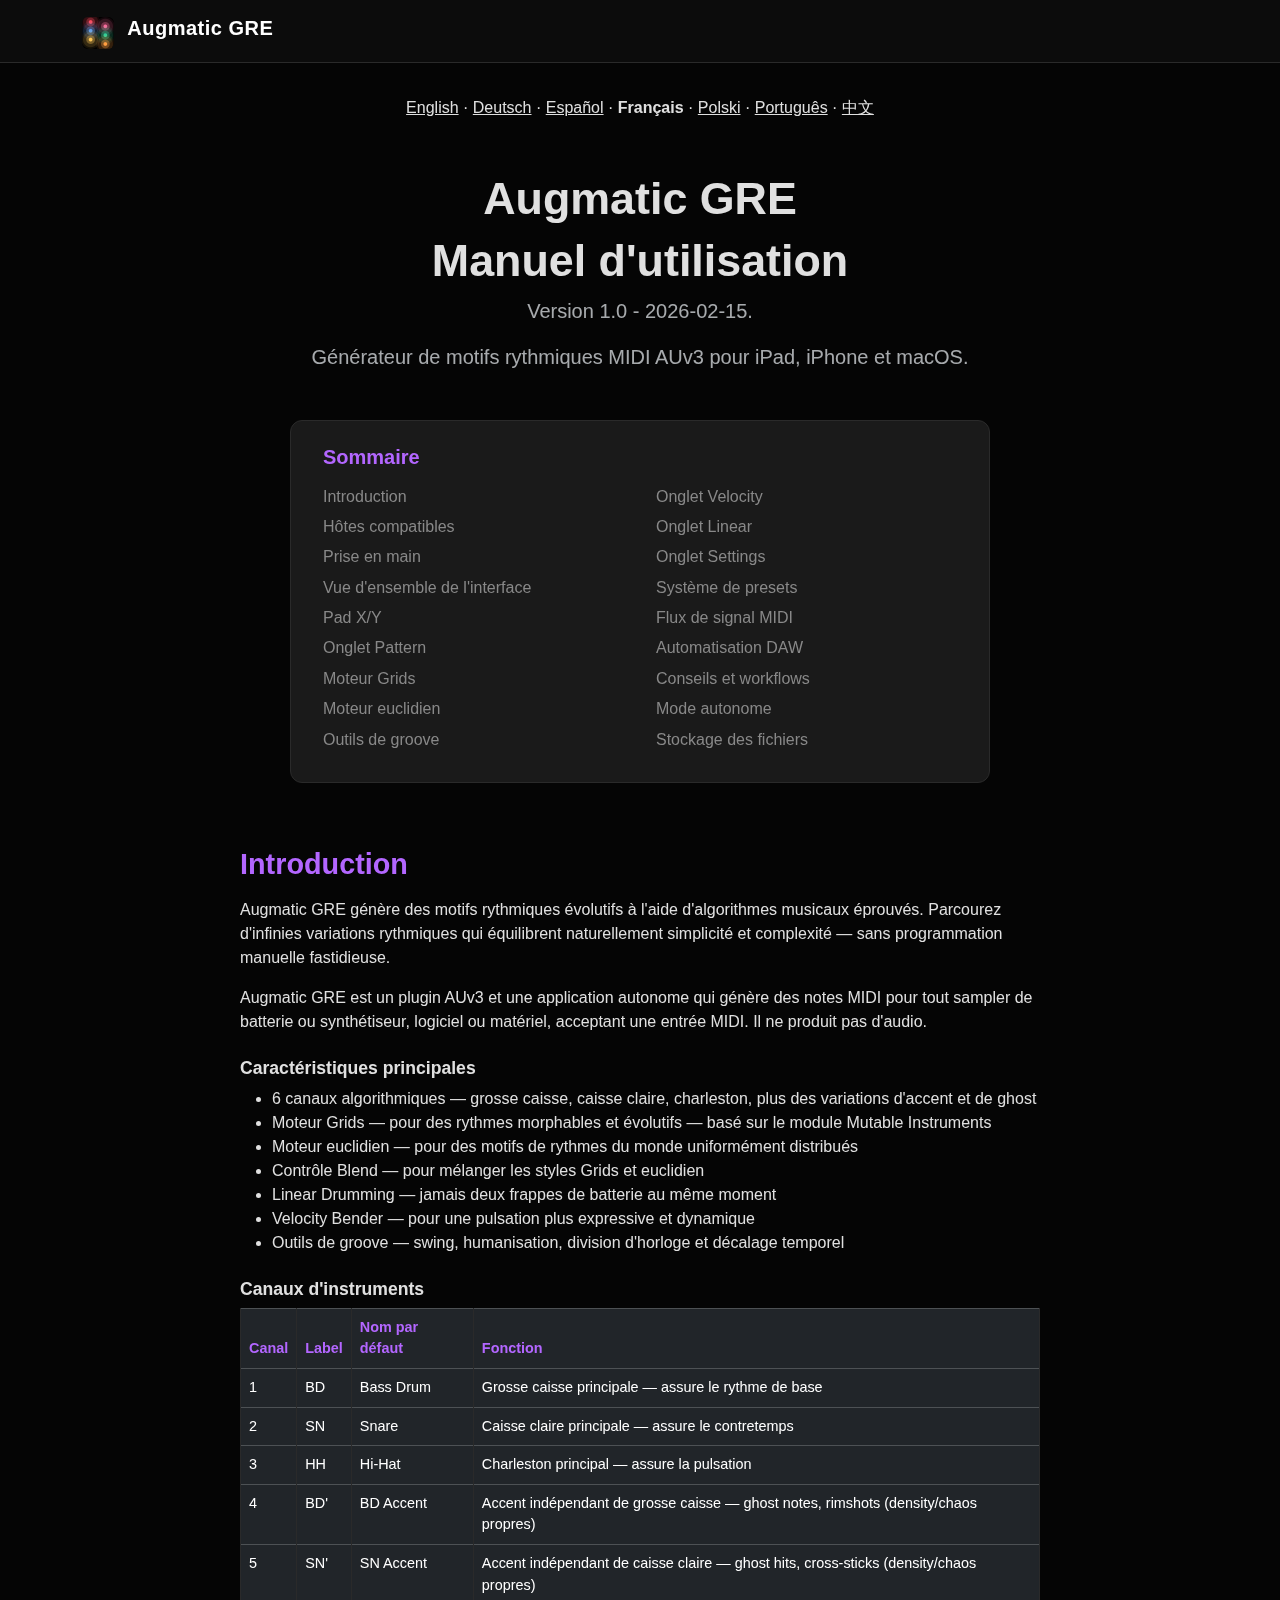
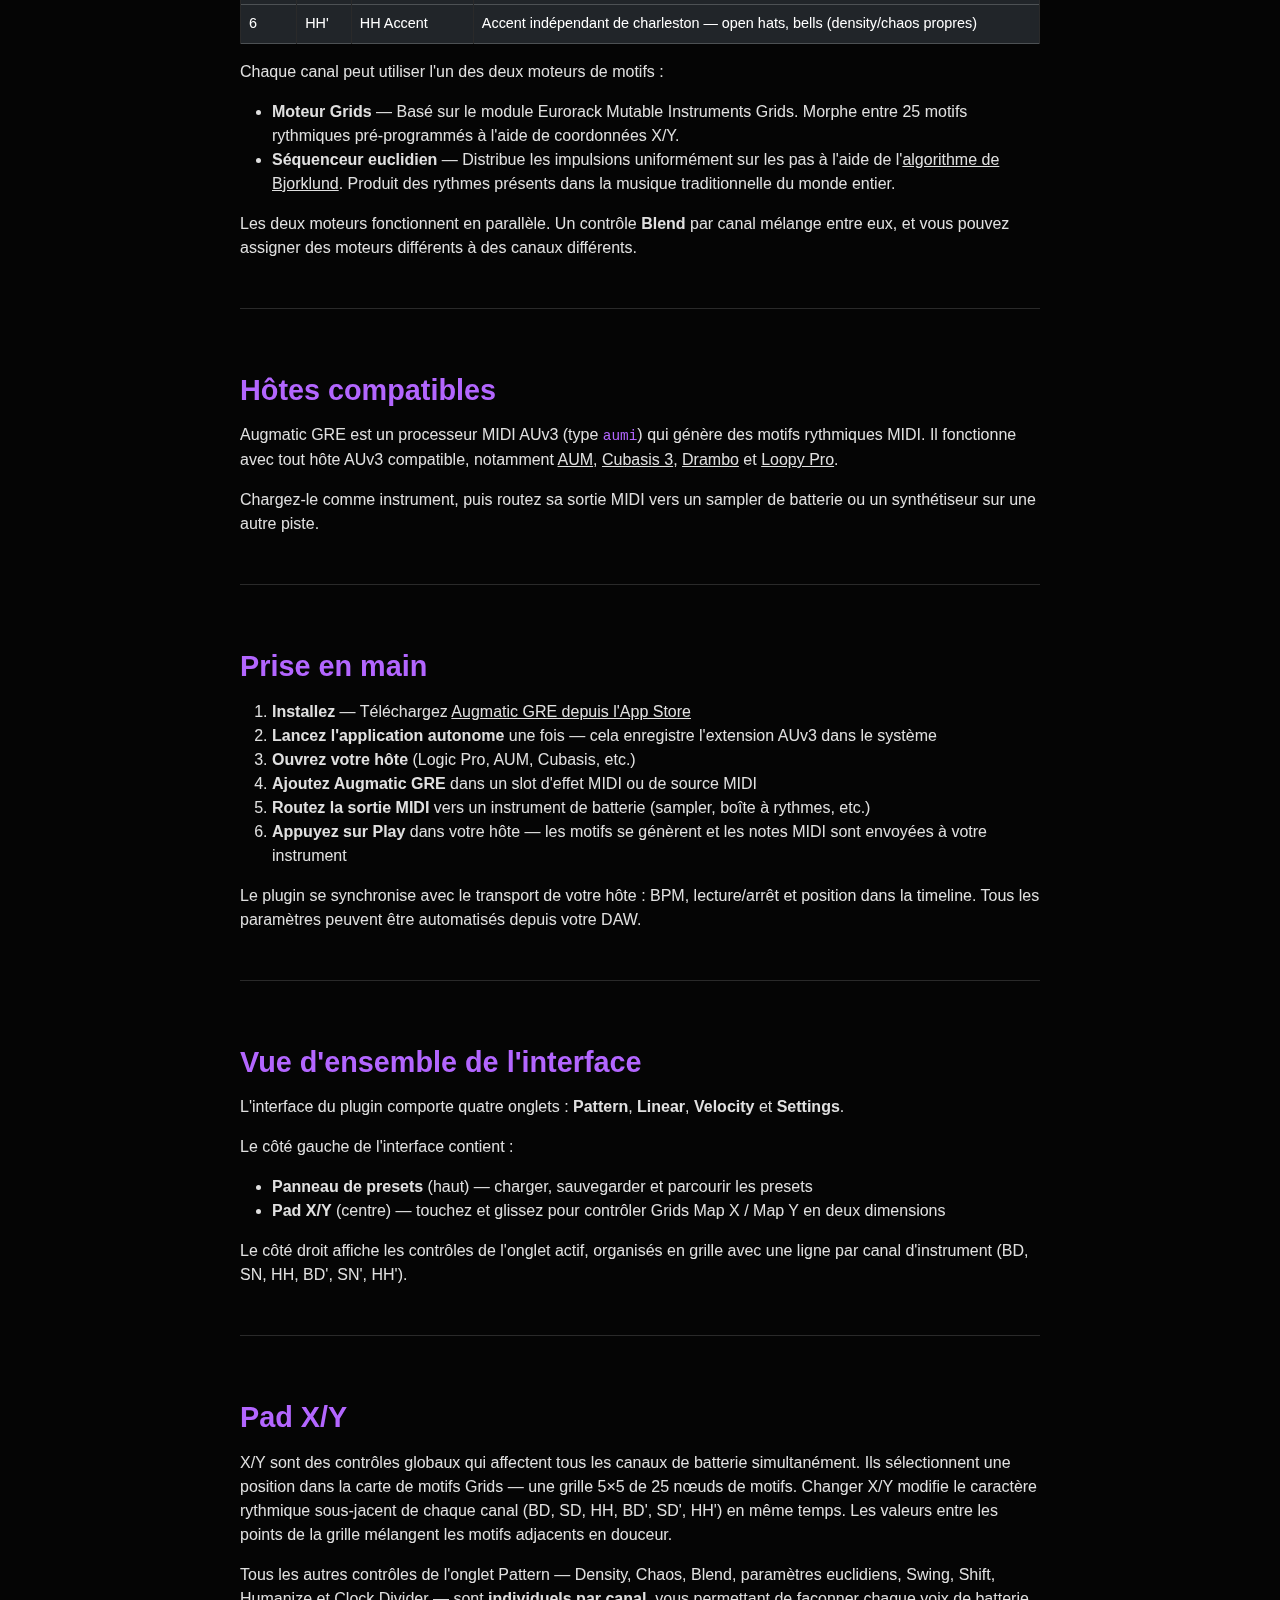
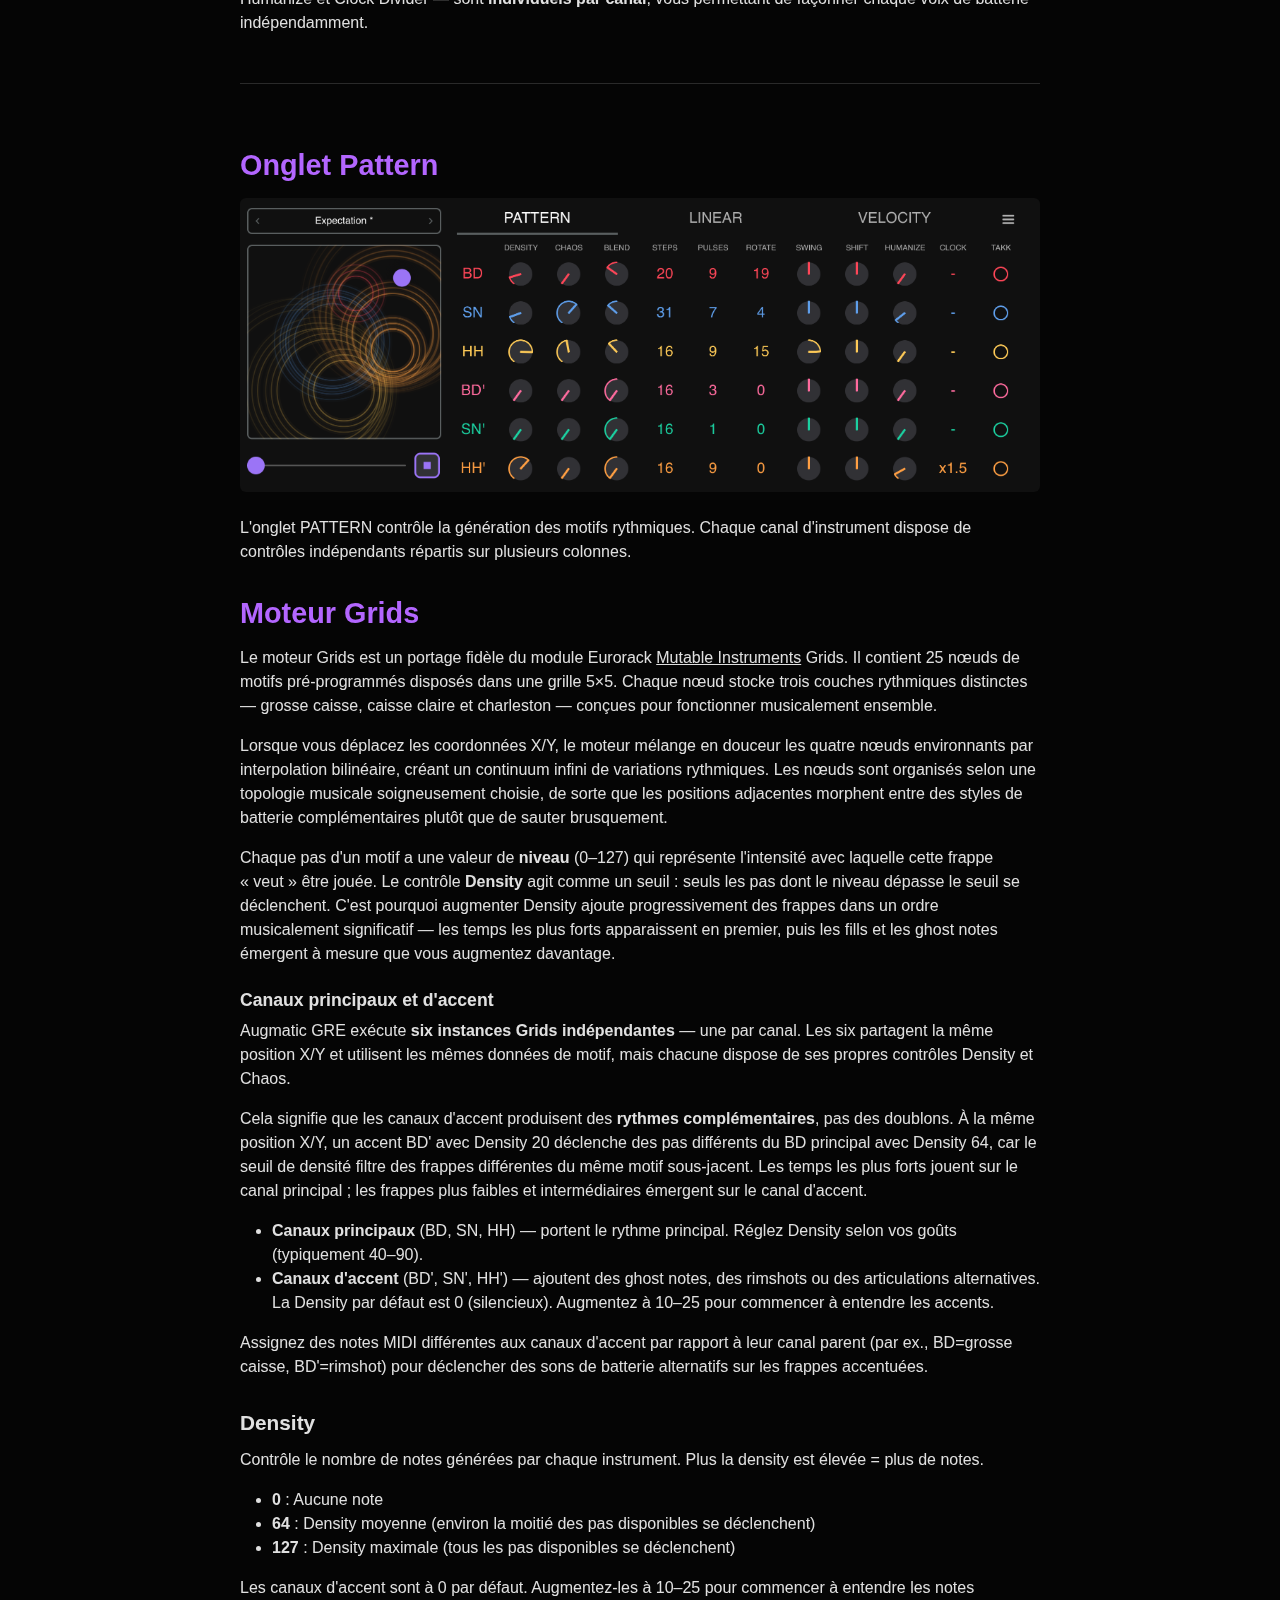
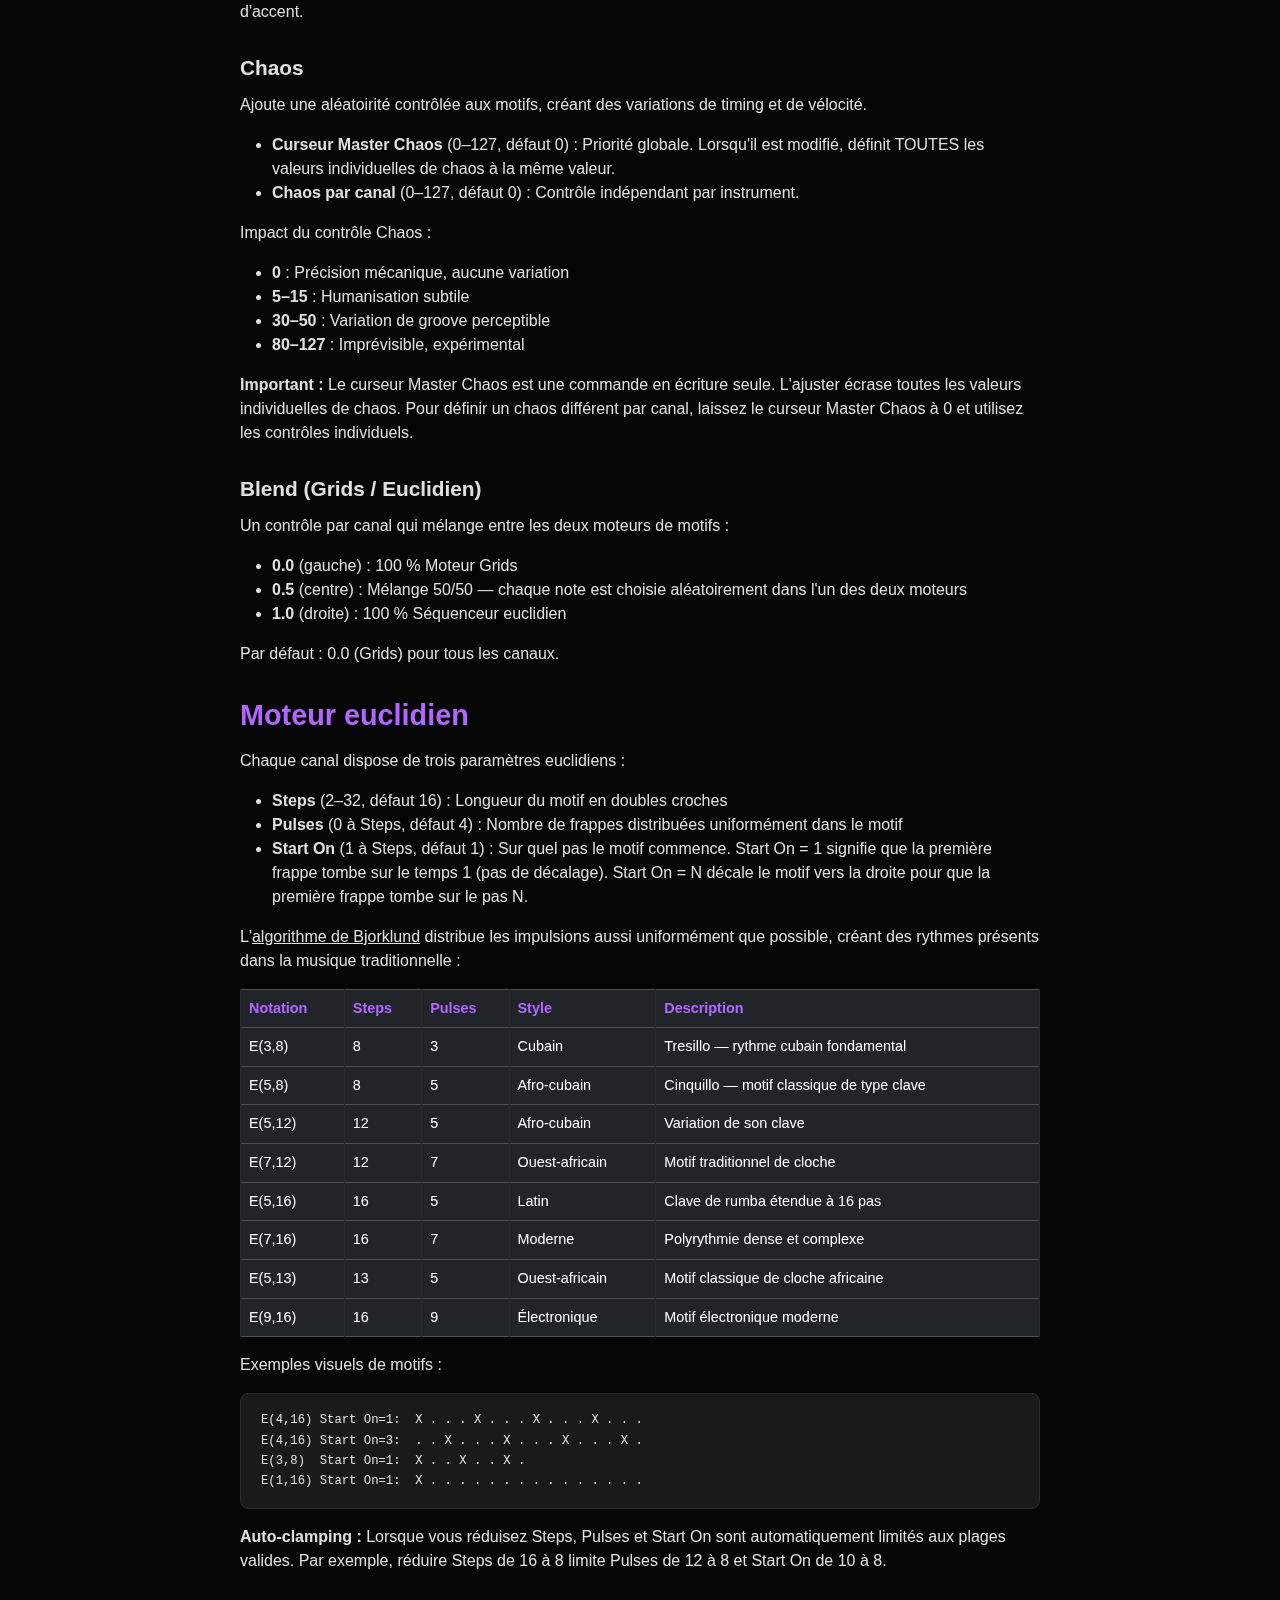
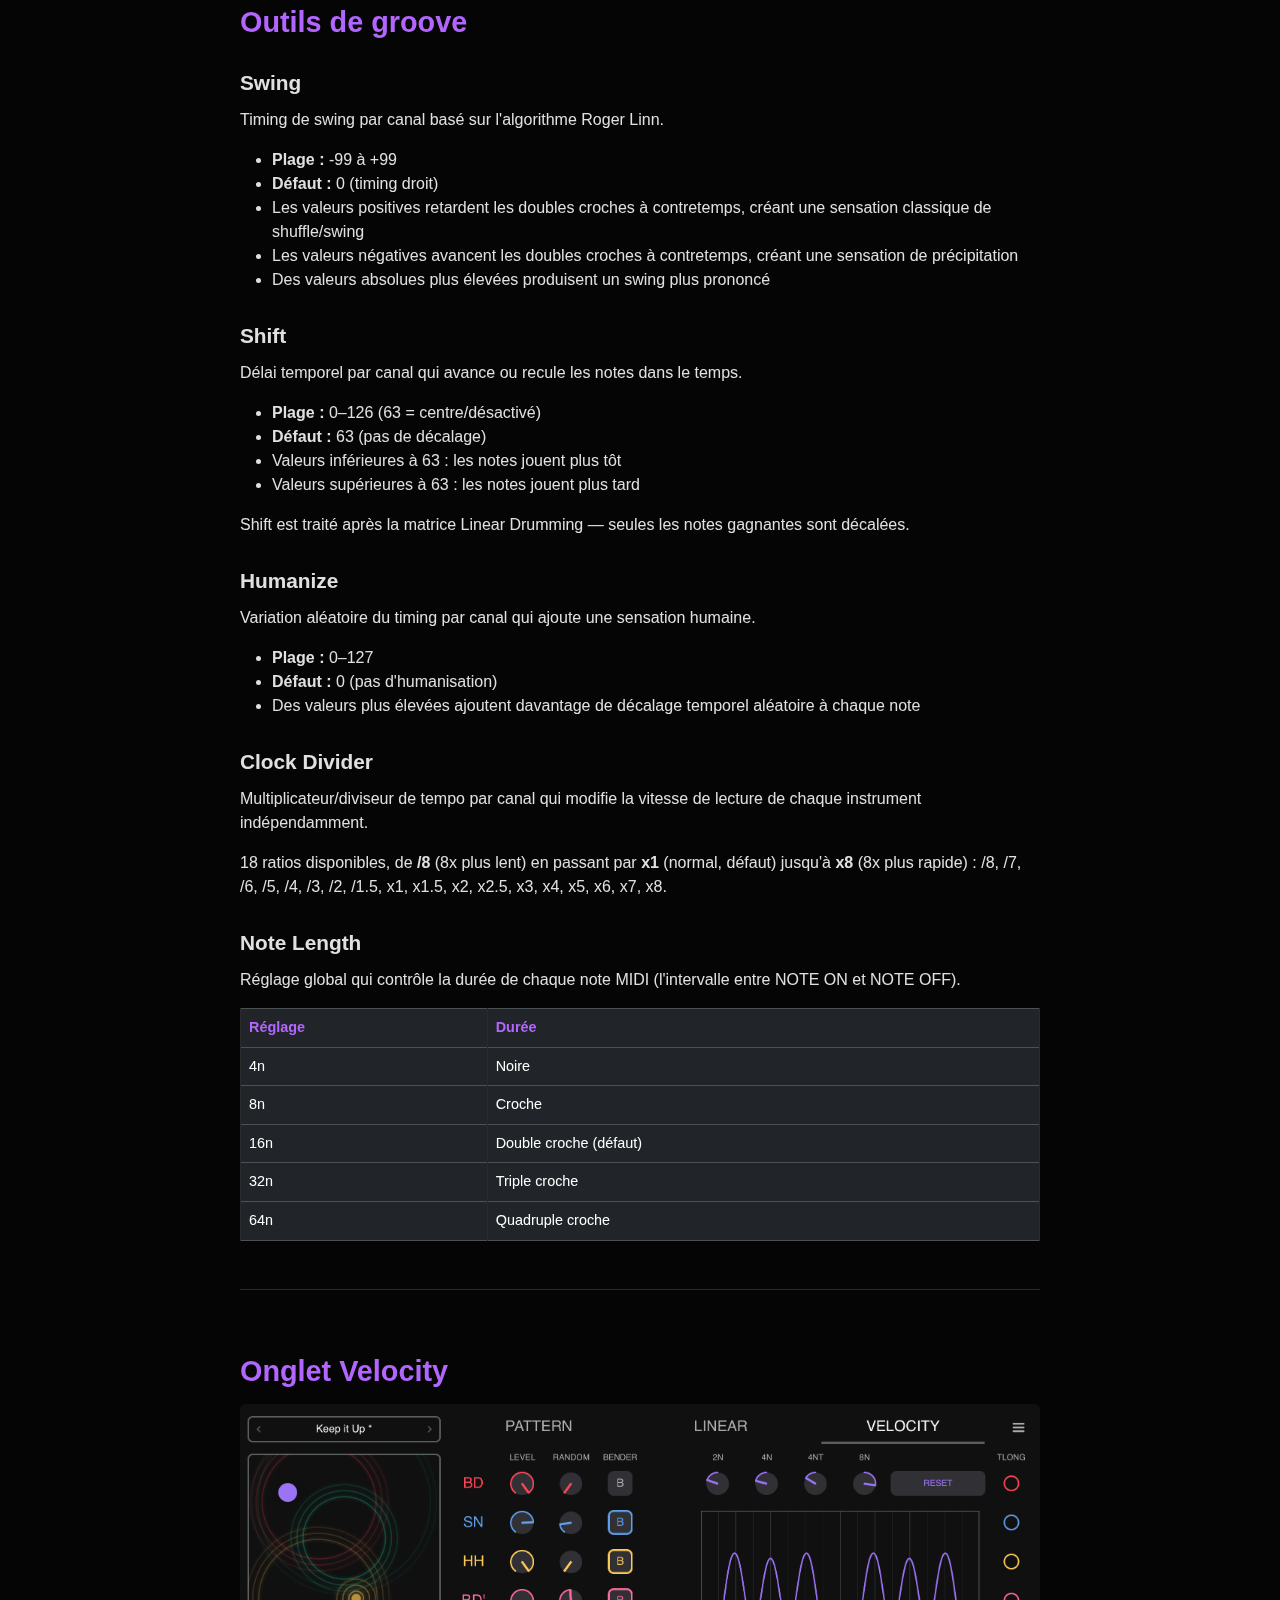
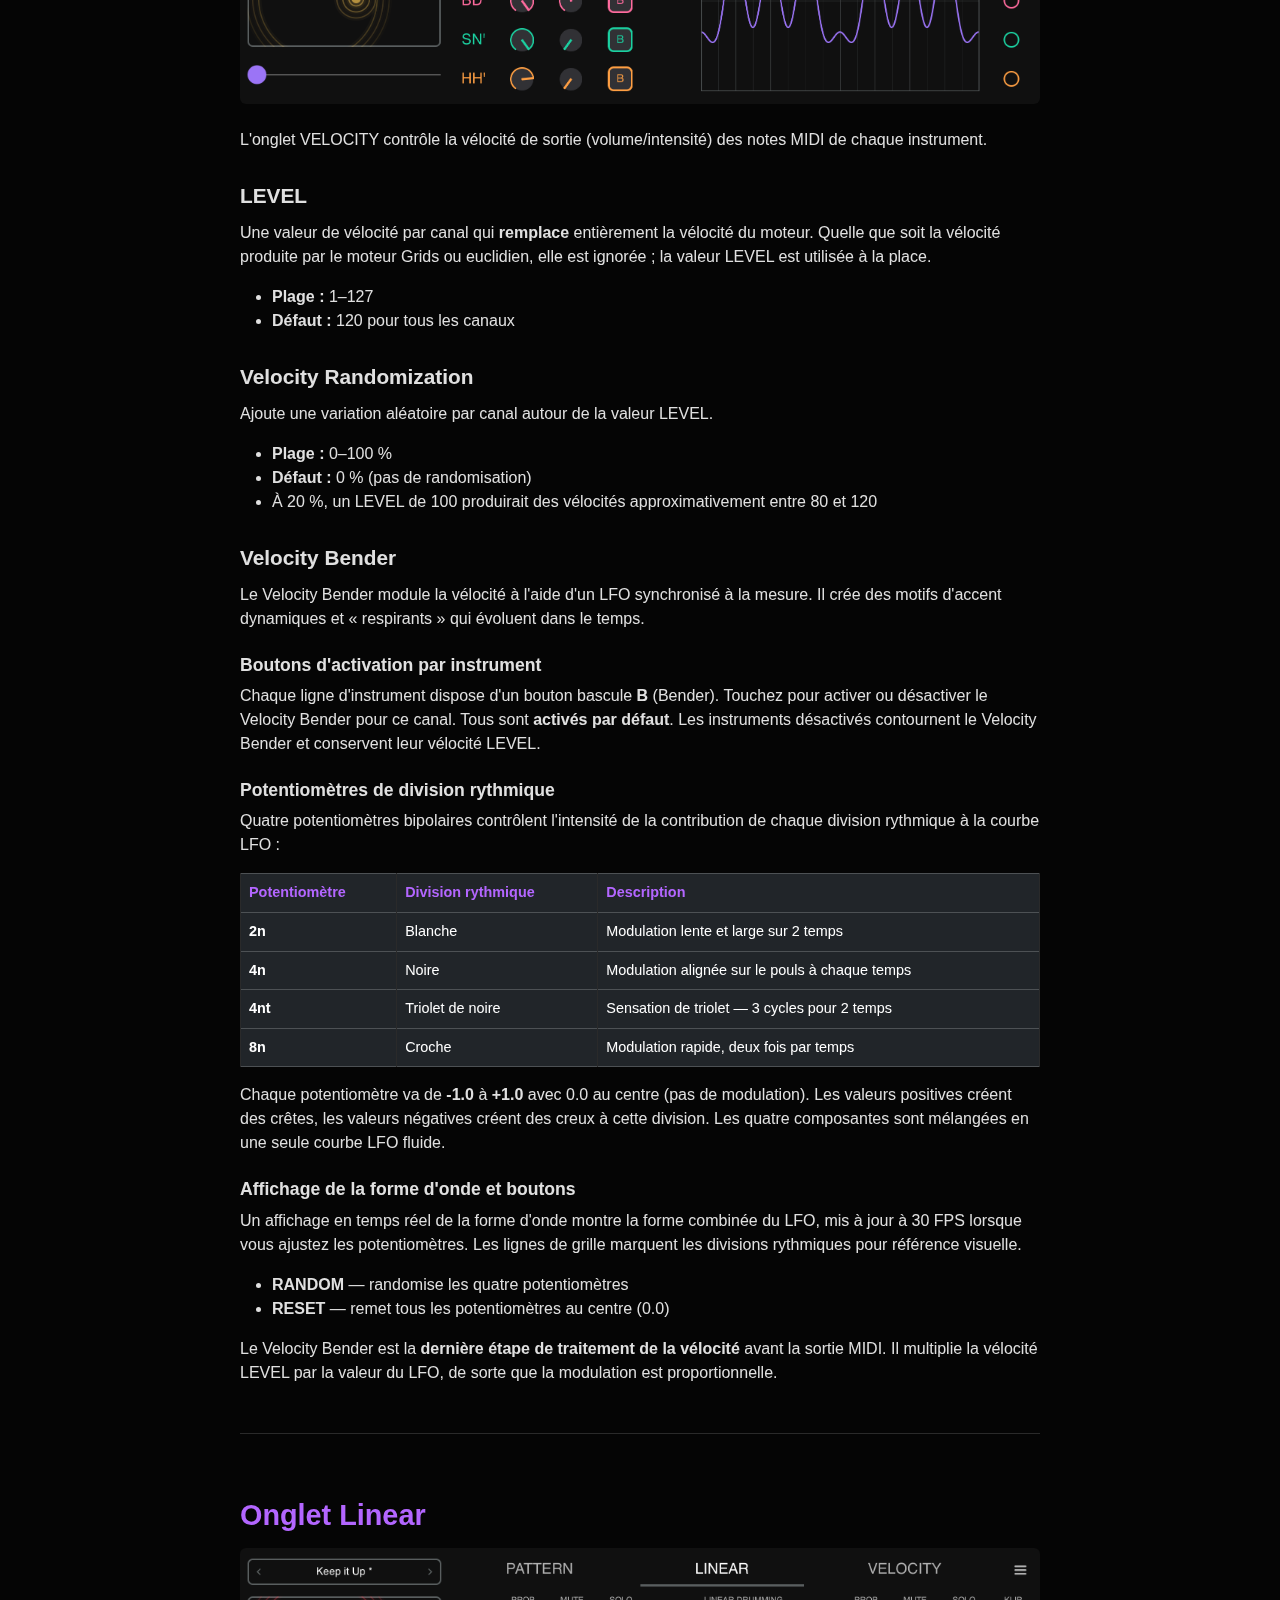
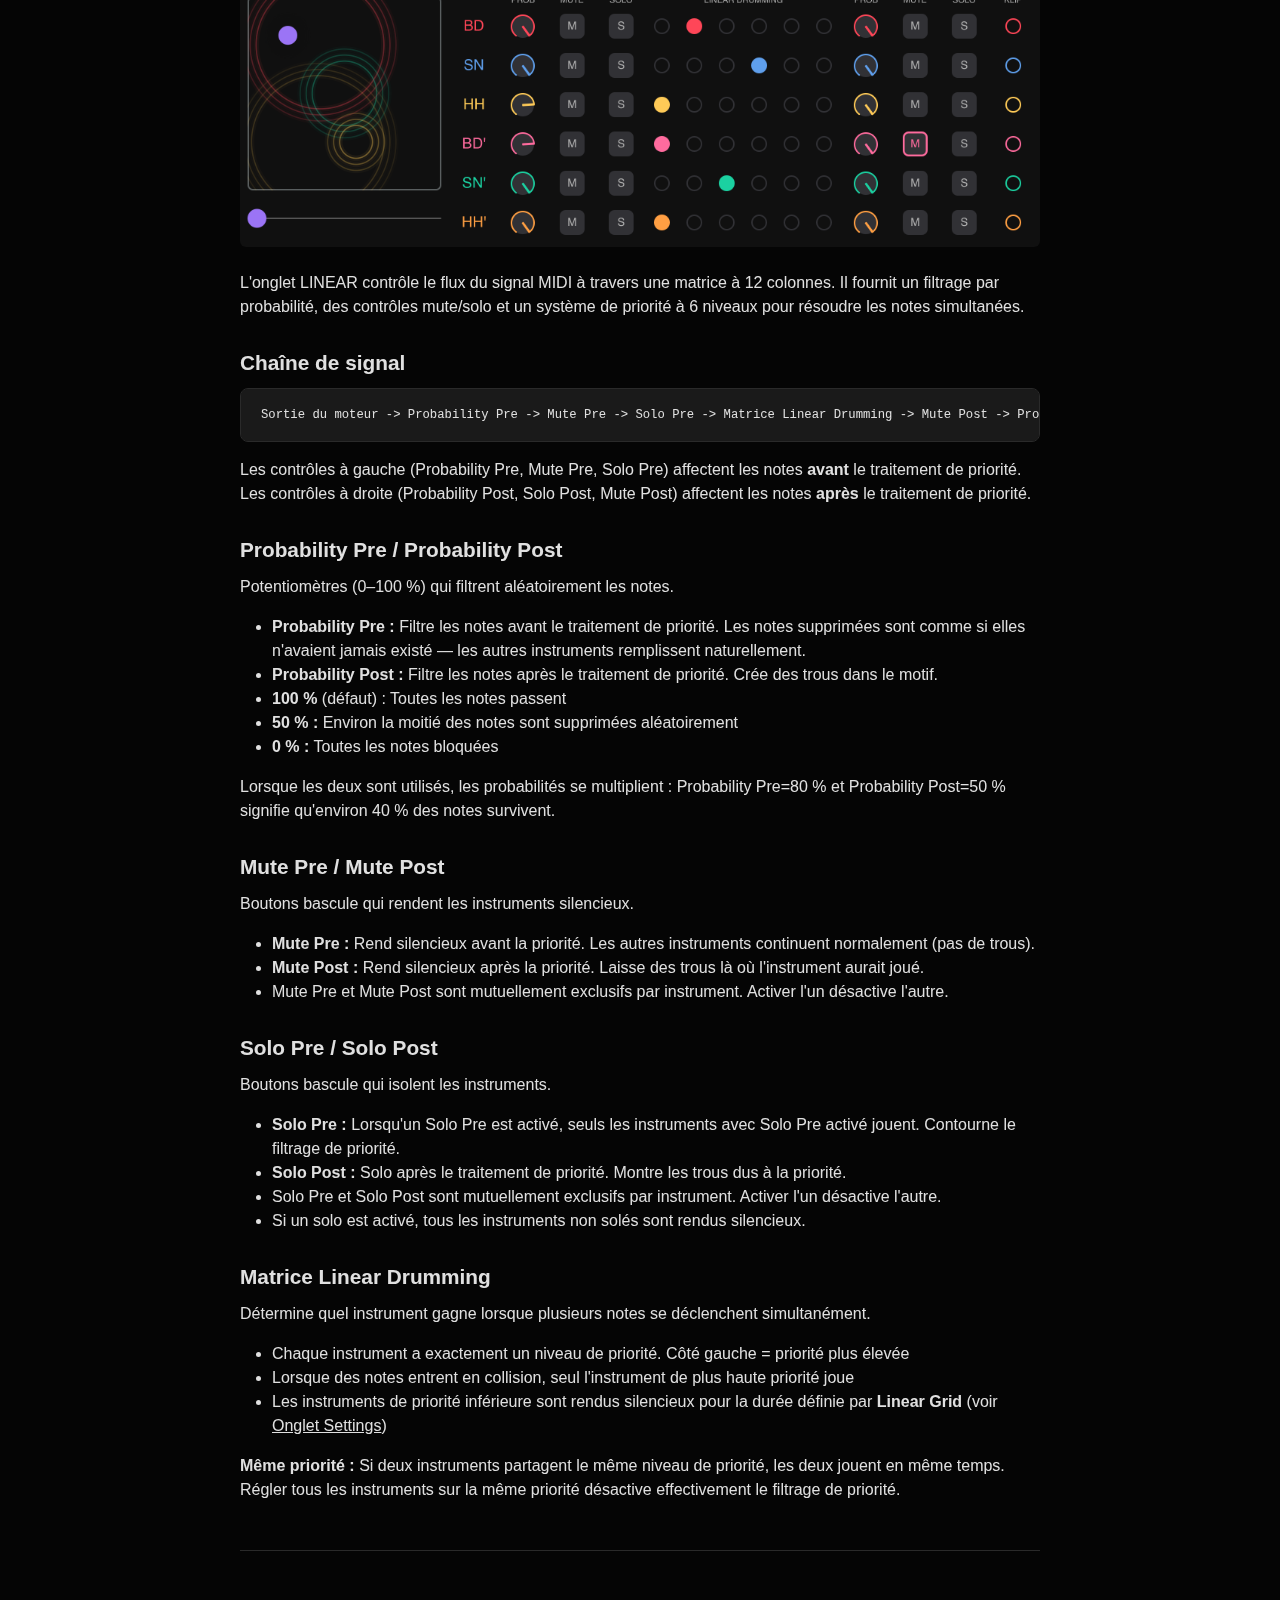
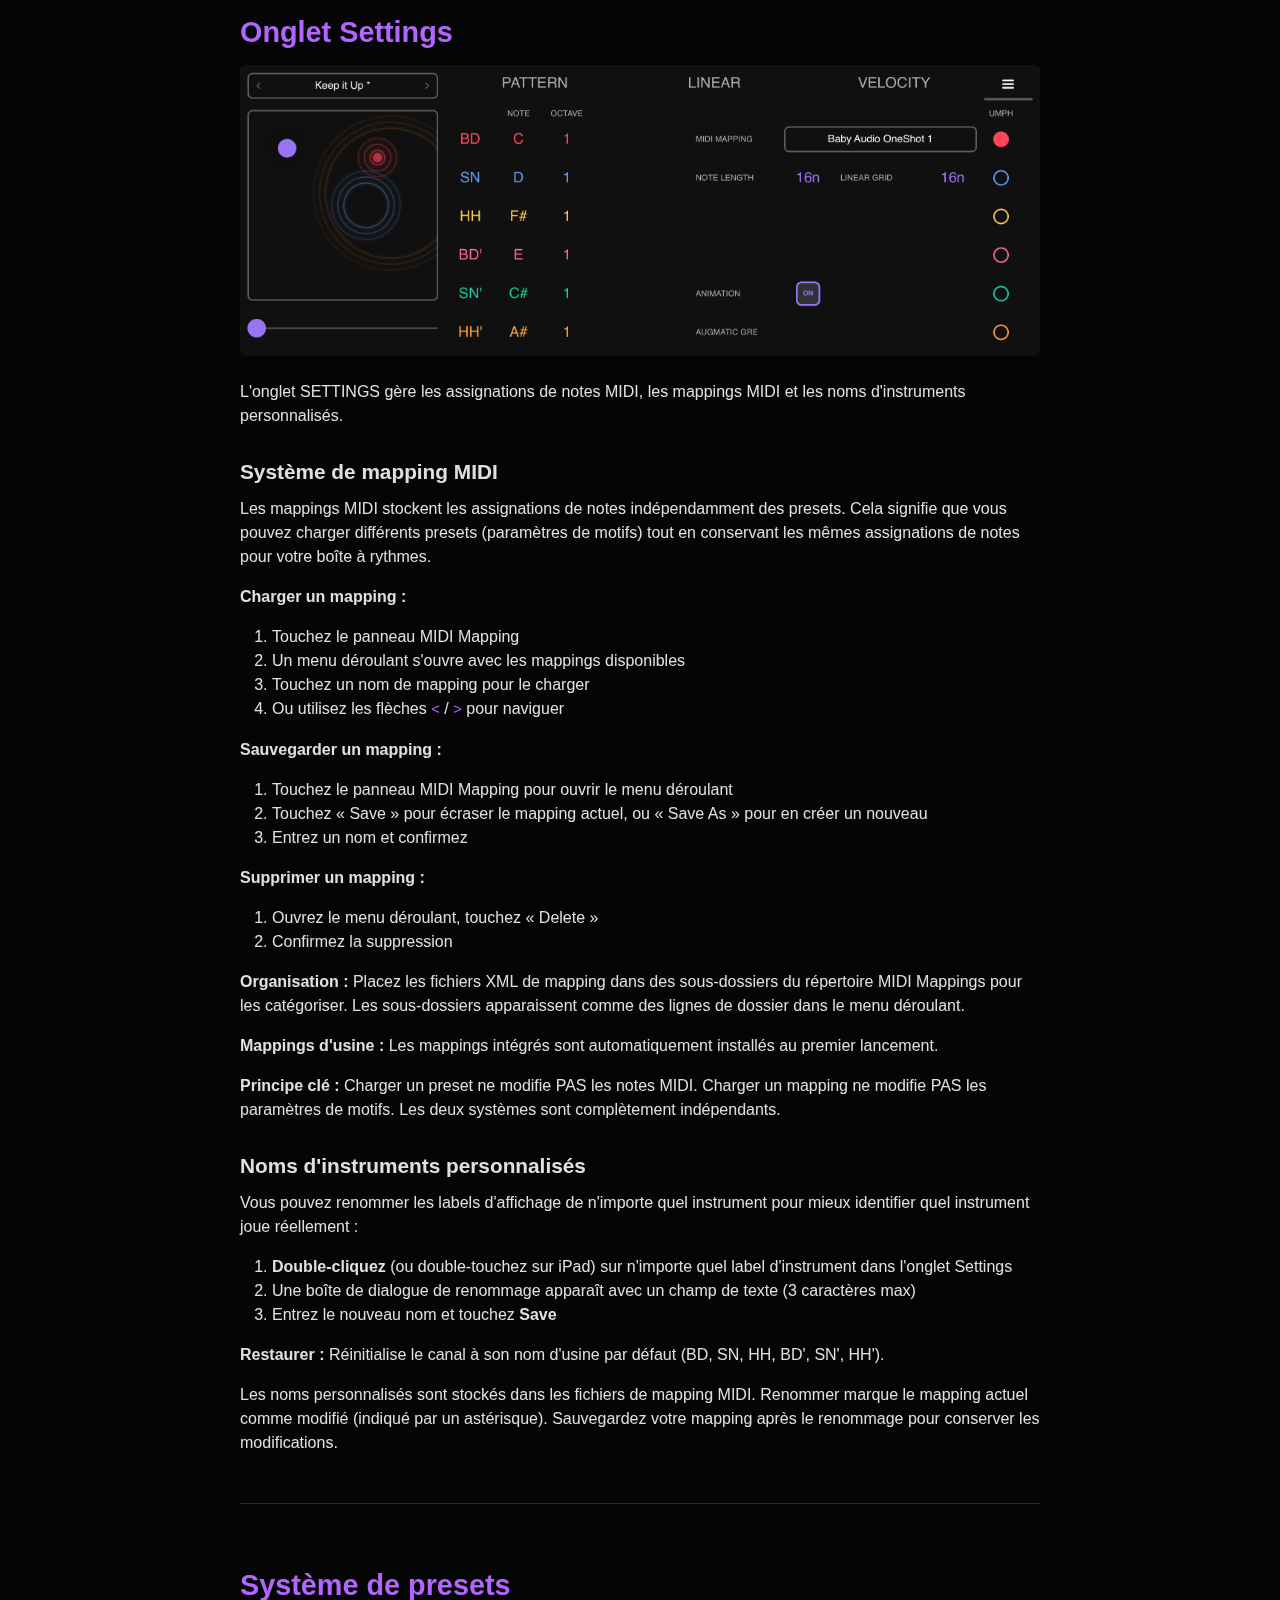
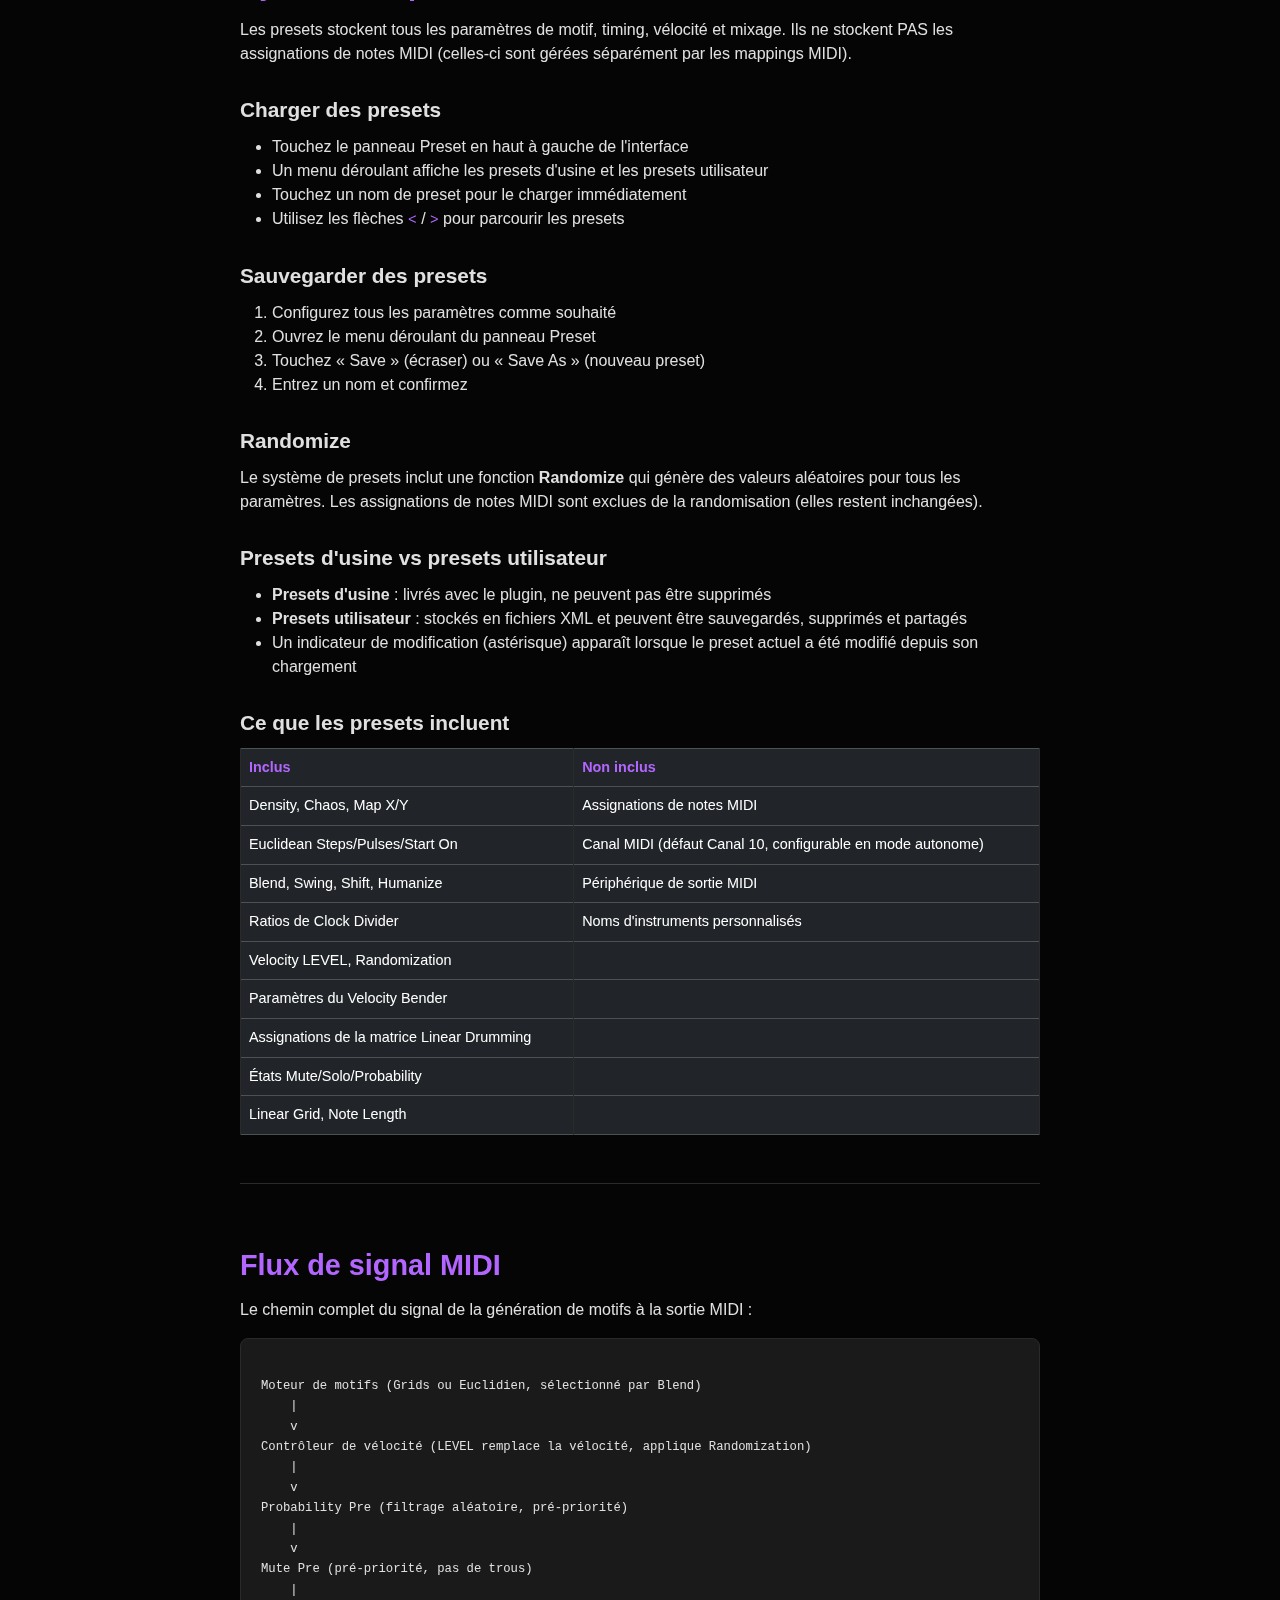
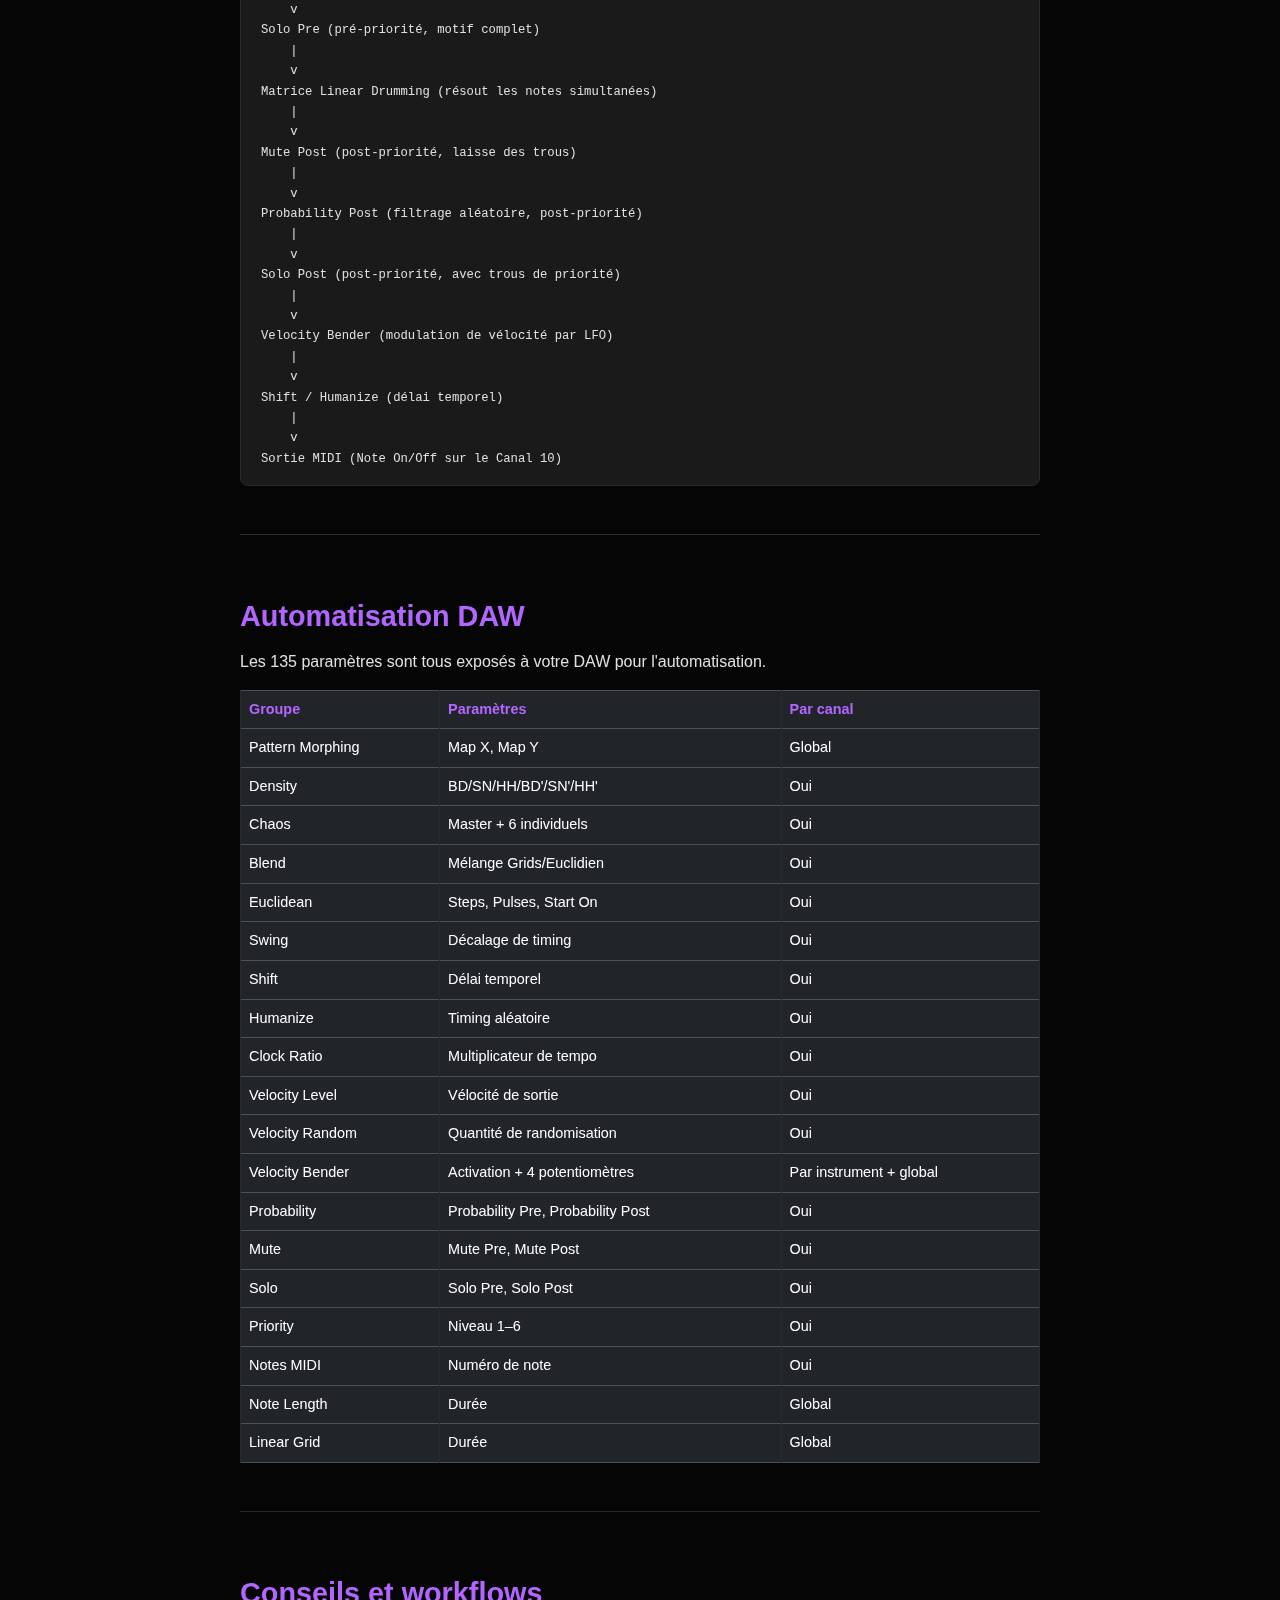
<file: docs/user-manual/fr.html>
<!DOCTYPE html>
<html lang="fr" data-bs-theme="dark">
<head>
    <meta charset="UTF-8">
    <meta name="viewport" content="width=device-width, initial-scale=1.0">
    <title>Manuel - Augmatic GRE</title>
    <meta name="description" content="Manuel d'utilisation d'Augmatic GRE, un générateur de motifs rythmiques MIDI AUv3 pour macOS et iPad.">
    <link rel="icon" type="image/png" href="../img/app-icon.png">
    <link rel="stylesheet" href="../css/bootstrap.min.css">
    <link rel="stylesheet" href="../css/style.css">
</head>
<body>

    <!-- Navbar -->
    <nav class="navbar navbar-expand-lg fixed-top">
        <div class="container">
            <a class="navbar-brand text-white" href="../index.html">
                <img src="../img/app-icon.png" alt="Augmatic GRE" width="32" height="32" class="d-inline-block align-text-top me-2" style="border-radius: 6px;">
                Augmatic GRE
            </a>
            <button class="navbar-toggler" type="button" data-bs-toggle="collapse" data-bs-target="#navbarNav">
                <span class="navbar-toggler-icon"></span>
            </button>
            <div class="collapse navbar-collapse" id="navbarNav">
                <ul class="navbar-nav ms-auto">
                </ul>
            </div>
        </div>
    </nav>

    <!-- Manual Content -->
    <div class="manual-page">
        <div class="container">

            <!-- Language Selector -->
            <div class="text-center pt-3 pb-1">
                <a href="index.html">English</a> &#183; <a href="de.html">Deutsch</a> &#183; <a href="sp.html">Espa&ntilde;ol</a> &#183; <strong>Fran&ccedil;ais</strong> &#183; <a href="pl.html">Polski</a> &#183; <a href="pt.html">Portugu&ecirc;s</a> &#183; <a href="cn.html">&#20013;&#25991;</a>
            </div>

            <!-- Manual Header -->
            <div class="manual-header text-center">
                <h1>Augmatic GRE</h1>
                <h1>Manuel d'utilisation</h1>
                <p class="lead text-muted">Version 1.0 - 2026-02-15.</p>
                <p class="lead text-muted">Générateur de motifs rythmiques MIDI AUv3 pour iPad, iPhone et macOS.</p>
            </div>

            <!-- Table of Contents -->
            <div class="manual-toc">
                <h5>Sommaire</h5>
                <ul>
                    <li><a href="#introduction">Introduction</a></li>
                    <li><a href="#compatible-hosts">Hôtes compatibles</a></li>
                    <li><a href="#getting-started">Prise en main</a></li>
                    <li><a href="#interface-overview">Vue d'ensemble de l'interface</a></li>
                    <li><a href="#xy-pad">Pad X/Y</a></li>
                    <li><a href="#pattern-tab">Onglet Pattern</a></li>
                    <li><a href="#grids-engine">Moteur Grids</a></li>
                    <li><a href="#euclidean-engine">Moteur euclidien</a></li>
                    <li><a href="#groove-tools">Outils de groove</a></li>
                    <li><a href="#velocity-tab">Onglet Velocity</a></li>
                    <li><a href="#linear-tab">Onglet Linear</a></li>
                    <li><a href="#settings-tab">Onglet Settings</a></li>
                    <li><a href="#preset-system">Système de presets</a></li>
                    <li><a href="#signal-flow">Flux de signal MIDI</a></li>
                    <li><a href="#daw-automation">Automatisation DAW</a></li>
                    <li><a href="#tips">Conseils et workflows</a></li>
                    <li><a href="#standalone-mode">Mode autonome</a></li>
                    <li><a href="#file-storage">Stockage des fichiers</a></li>
                </ul>
            </div>

            <div class="manual-content">

                <!-- Introduction -->
                <section id="introduction">
                    <h2>Introduction</h2>
                    <p>Augmatic GRE génère des motifs rythmiques évolutifs à l'aide d'algorithmes musicaux éprouvés. Parcourez d'infinies variations rythmiques qui équilibrent naturellement simplicité et complexité &mdash; sans programmation manuelle fastidieuse.</p>
                    <p>Augmatic GRE est un plugin AUv3 et une application autonome qui génère des notes MIDI pour tout sampler de batterie ou synthétiseur, logiciel ou matériel, acceptant une entrée MIDI. Il ne produit pas d'audio.</p>

                    <h4>Caractéristiques principales</h4>
                    <ul>
                        <li>6 canaux algorithmiques &mdash; grosse caisse, caisse claire, charleston, plus des variations d'accent et de ghost</li>
                        <li>Moteur Grids &mdash; pour des rythmes morphables et évolutifs &mdash; basé sur le module Mutable Instruments</li>
                        <li>Moteur euclidien &mdash; pour des motifs de rythmes du monde uniformément distribués</li>
                        <li>Contrôle Blend &mdash; pour mélanger les styles Grids et euclidien</li>
                        <li>Linear Drumming &mdash; jamais deux frappes de batterie au même moment</li>
                        <li>Velocity Bender &mdash; pour une pulsation plus expressive et dynamique</li>
                        <li>Outils de groove &mdash; swing, humanisation, division d'horloge et décalage temporel</li>
                    </ul>

                    <h4>Canaux d'instruments</h4>
                    <div class="table-responsive">
                        <table class="table table-dark table-bordered">
                            <thead><tr><th>Canal</th><th>Label</th><th>Nom par défaut</th><th>Fonction</th></tr></thead>
                            <tbody>
                                <tr><td>1</td><td>BD</td><td>Bass Drum</td><td>Grosse caisse principale &mdash; assure le rythme de base</td></tr>
                                <tr><td>2</td><td>SN</td><td>Snare</td><td>Caisse claire principale &mdash; assure le contretemps</td></tr>
                                <tr><td>3</td><td>HH</td><td>Hi-Hat</td><td>Charleston principal &mdash; assure la pulsation</td></tr>
                                <tr><td>4</td><td>BD'</td><td>BD Accent</td><td>Accent indépendant de grosse caisse &mdash; ghost notes, rimshots (density/chaos propres)</td></tr>
                                <tr><td>5</td><td>SN'</td><td>SN Accent</td><td>Accent indépendant de caisse claire &mdash; ghost hits, cross-sticks (density/chaos propres)</td></tr>
                                <tr><td>6</td><td>HH'</td><td>HH Accent</td><td>Accent indépendant de charleston &mdash; open hats, bells (density/chaos propres)</td></tr>
                            </tbody>
                        </table>
                    </div>

                    <p>Chaque canal peut utiliser l'un des deux moteurs de motifs :</p>
                    <ul>
                        <li><strong>Moteur Grids</strong> &mdash; Basé sur le module Eurorack Mutable Instruments Grids. Morphe entre 25 motifs rythmiques pré-programmés à l'aide de coordonnées X/Y.</li>
                        <li><strong>Séquenceur euclidien</strong> &mdash; Distribue les impulsions uniformément sur les pas à l'aide de l'<a href="https://en.wikipedia.org/wiki/Euclidean_rhythm" target="_blank" rel="noopener">algorithme de Bjorklund</a>. Produit des rythmes présents dans la musique traditionnelle du monde entier.</li>
                    </ul>
                    <p>Les deux moteurs fonctionnent en parallèle. Un contrôle <strong>Blend</strong> par canal mélange entre eux, et vous pouvez assigner des moteurs différents à des canaux différents.</p>
                </section>

                <!-- Compatible Hosts -->
                <section id="compatible-hosts">
                    <h2>Hôtes compatibles</h2>
                    <p>Augmatic GRE est un processeur MIDI AUv3 (type <code>aumi</code>) qui génère des motifs rythmiques MIDI. Il fonctionne avec tout hôte AUv3 compatible, notamment <a href="https://apps.apple.com/us/app/aum-audio-mixer/id1055636344" target="_blank" rel="noopener">AUM</a>, <a href="https://apps.apple.com/us/app/cubasis-3-music-studio/id1207839273" target="_blank" rel="noopener">Cubasis 3</a>, <a href="https://apps.apple.com/us/app/drambo/id1469365718" target="_blank" rel="noopener">Drambo</a> et <a href="https://apps.apple.com/us/app/loopy-pro-looper-daw-sampler/id1492670451" target="_blank" rel="noopener">Loopy Pro</a>.</p>
                    <p>Chargez-le comme instrument, puis routez sa sortie MIDI vers un sampler de batterie ou un synthétiseur sur une autre piste.</p>
                </section>

                <!-- Getting Started -->
                <section id="getting-started">
                    <h2>Prise en main</h2>
                    <ol>
                        <li><strong>Installez</strong> &mdash; Téléchargez <a href="https://apps.apple.com/app/id6759214507" target="_blank" rel="noopener">Augmatic GRE depuis l'App Store</a></li>
                        <li><strong>Lancez l'application autonome</strong> une fois &mdash; cela enregistre l'extension AUv3 dans le système</li>
                        <li><strong>Ouvrez votre hôte</strong> (Logic Pro, AUM, Cubasis, etc.)</li>
                        <li><strong>Ajoutez Augmatic GRE</strong> dans un slot d'effet MIDI ou de source MIDI</li>
                        <li><strong>Routez la sortie MIDI</strong> vers un instrument de batterie (sampler, boîte à rythmes, etc.)</li>
                        <li><strong>Appuyez sur Play</strong> dans votre hôte &mdash; les motifs se génèrent et les notes MIDI sont envoyées à votre instrument</li>
                    </ol>
                    <p>Le plugin se synchronise avec le transport de votre hôte : BPM, lecture/arrêt et position dans la timeline. Tous les paramètres peuvent être automatisés depuis votre DAW.</p>
                </section>

                <!-- Interface Overview -->
                <section id="interface-overview">
                    <h2>Vue d'ensemble de l'interface</h2>
                    <p>L'interface du plugin comporte quatre onglets : <strong>Pattern</strong>, <strong>Linear</strong>, <strong>Velocity</strong> et <strong>Settings</strong>.</p>
                    <p>Le côté gauche de l'interface contient :</p>
                    <ul>
                        <li><strong>Panneau de presets</strong> (haut) &mdash; charger, sauvegarder et parcourir les presets</li>
                        <li><strong>Pad X/Y</strong> (centre) &mdash; touchez et glissez pour contrôler Grids Map X / Map Y en deux dimensions</li>
                    </ul>
                    <p>Le côté droit affiche les contrôles de l'onglet actif, organisés en grille avec une ligne par canal d'instrument (BD, SN, HH, BD', SN', HH').</p>
                </section>

                <section id="xy-pad">
                    <h2>Pad X/Y</h2>
                    <p>X/Y sont des contrôles globaux qui affectent tous les canaux de batterie simultanément. Ils sélectionnent une position dans la carte de motifs Grids &mdash; une grille 5&times;5 de 25 nœuds de motifs. Changer X/Y modifie le caractère rythmique sous-jacent de chaque canal (BD, SD, HH, BD', SD', HH') en même temps. Les valeurs entre les points de la grille mélangent les motifs adjacents en douceur.</p>
                    <p>Tous les autres contrôles de l'onglet Pattern &mdash; Density, Chaos, Blend, paramètres euclidiens, Swing, Shift, Humanize et Clock Divider &mdash; sont <strong>individuels par canal</strong>, vous permettant de façonner chaque voix de batterie indépendamment.</p>
                </section>

                <!-- Pattern Tab -->
                <section id="pattern-tab">
                    <h2>Onglet Pattern</h2>
                    <img src="../img/screenshots/tab-1-pattern.png" class="img-fluid rounded mb-4" alt="Augmatic GRE — Onglet Pattern">
                    <p>L'onglet PATTERN contrôle la génération des motifs rythmiques. Chaque canal d'instrument dispose de contrôles indépendants répartis sur plusieurs colonnes.</p>

                    <h2 id="grids-engine">Moteur Grids</h2>
                    <p>Le moteur Grids est un portage fidèle du module Eurorack <a href="https://mutable-instruments.net/" target="_blank" rel="noopener">Mutable Instruments</a> Grids. Il contient 25 nœuds de motifs pré-programmés disposés dans une grille 5&times;5. Chaque nœud stocke trois couches rythmiques distinctes &mdash; grosse caisse, caisse claire et charleston &mdash; conçues pour fonctionner musicalement ensemble.</p>
                    <p>Lorsque vous déplacez les coordonnées X/Y, le moteur mélange en douceur les quatre nœuds environnants par interpolation bilinéaire, créant un continuum infini de variations rythmiques. Les nœuds sont organisés selon une topologie musicale soigneusement choisie, de sorte que les positions adjacentes morphent entre des styles de batterie complémentaires plutôt que de sauter brusquement.</p>
                    <p>Chaque pas d'un motif a une valeur de <strong>niveau</strong> (0&ndash;127) qui représente l'intensité avec laquelle cette frappe &laquo;&nbsp;veut&nbsp;&raquo; être jouée. Le contrôle <strong>Density</strong> agit comme un seuil : seuls les pas dont le niveau dépasse le seuil se déclenchent. C'est pourquoi augmenter Density ajoute progressivement des frappes dans un ordre musicalement significatif &mdash; les temps les plus forts apparaissent en premier, puis les fills et les ghost notes émergent à mesure que vous augmentez davantage.</p>

                    <h4>Canaux principaux et d'accent</h4>
                    <p>Augmatic GRE exécute <strong>six instances Grids indépendantes</strong> &mdash; une par canal. Les six partagent la même position X/Y et utilisent les mêmes données de motif, mais chacune dispose de ses propres contrôles Density et Chaos.</p>
                    <p>Cela signifie que les canaux d'accent produisent des <strong>rythmes complémentaires</strong>, pas des doublons. À la même position X/Y, un accent BD' avec Density 20 déclenche des pas différents du BD principal avec Density 64, car le seuil de densité filtre des frappes différentes du même motif sous-jacent. Les temps les plus forts jouent sur le canal principal ; les frappes plus faibles et intermédiaires émergent sur le canal d'accent.</p>
                    <ul>
                        <li><strong>Canaux principaux</strong> (BD, SN, HH) &mdash; portent le rythme principal. Réglez Density selon vos goûts (typiquement 40&ndash;90).</li>
                        <li><strong>Canaux d'accent</strong> (BD', SN', HH') &mdash; ajoutent des ghost notes, des rimshots ou des articulations alternatives. La Density par défaut est 0 (silencieux). Augmentez à 10&ndash;25 pour commencer à entendre les accents.</li>
                    </ul>
                    <p>Assignez des notes MIDI différentes aux canaux d'accent par rapport à leur canal parent (par ex., BD=grosse caisse, BD'=rimshot) pour déclencher des sons de batterie alternatifs sur les frappes accentuées.</p>

                    <h3>Density</h3>
                    <p>Contrôle le nombre de notes générées par chaque instrument. Plus la density est élevée = plus de notes.</p>
                    <ul>
                        <li><strong>0</strong> : Aucune note</li>
                        <li><strong>64</strong> : Density moyenne (environ la moitié des pas disponibles se déclenchent)</li>
                        <li><strong>127</strong> : Density maximale (tous les pas disponibles se déclenchent)</li>
                    </ul>
                    <p>Les canaux d'accent sont à 0 par défaut. Augmentez-les à 10&ndash;25 pour commencer à entendre les notes d'accent.</p>

                    <h3>Chaos</h3>
                    <p>Ajoute une aléatoirité contrôlée aux motifs, créant des variations de timing et de vélocité.</p>
                    <ul>
                        <li><strong>Curseur Master Chaos</strong> (0&ndash;127, défaut 0) : Priorité globale. Lorsqu'il est modifié, définit TOUTES les valeurs individuelles de chaos à la même valeur.</li>
                        <li><strong>Chaos par canal</strong> (0&ndash;127, défaut 0) : Contrôle indépendant par instrument.</li>
                    </ul>
                    <p>Impact du contrôle Chaos :</p>
                    <ul>
                        <li><strong>0</strong> : Précision mécanique, aucune variation</li>
                        <li><strong>5&ndash;15</strong> : Humanisation subtile</li>
                        <li><strong>30&ndash;50</strong> : Variation de groove perceptible</li>
                        <li><strong>80&ndash;127</strong> : Imprévisible, expérimental</li>
                    </ul>
                    <p><strong>Important :</strong> Le curseur Master Chaos est une commande en écriture seule. L'ajuster écrase toutes les valeurs individuelles de chaos. Pour définir un chaos différent par canal, laissez le curseur Master Chaos à 0 et utilisez les contrôles individuels.</p>

                    <h3>Blend (Grids / Euclidien)</h3>
                    <p>Un contrôle par canal qui mélange entre les deux moteurs de motifs :</p>
                    <ul>
                        <li><strong>0.0</strong> (gauche) : 100 % Moteur Grids</li>
                        <li><strong>0.5</strong> (centre) : Mélange 50/50 &mdash; chaque note est choisie aléatoirement dans l'un des deux moteurs</li>
                        <li><strong>1.0</strong> (droite) : 100 % Séquenceur euclidien</li>
                    </ul>
                    <p>Par défaut : 0.0 (Grids) pour tous les canaux.</p>

                    <h2 id="euclidean-engine">Moteur euclidien</h2>
                    <p>Chaque canal dispose de trois paramètres euclidiens :</p>
                    <ul>
                        <li><strong>Steps</strong> (2&ndash;32, défaut 16) : Longueur du motif en doubles croches</li>
                        <li><strong>Pulses</strong> (0 à Steps, défaut 4) : Nombre de frappes distribuées uniformément dans le motif</li>
                        <li><strong>Start On</strong> (1 à Steps, défaut 1) : Sur quel pas le motif commence. Start On = 1 signifie que la première frappe tombe sur le temps 1 (pas de décalage). Start On = N décale le motif vers la droite pour que la première frappe tombe sur le pas N.</li>
                    </ul>
                    <p>L'<a href="https://en.wikipedia.org/wiki/Euclidean_rhythm" target="_blank" rel="noopener">algorithme de Bjorklund</a> distribue les impulsions aussi uniformément que possible, créant des rythmes présents dans la musique traditionnelle :</p>
                    <div class="table-responsive">
                        <table class="table table-dark table-bordered">
                            <thead><tr><th>Notation</th><th>Steps</th><th>Pulses</th><th>Style</th><th>Description</th></tr></thead>
                            <tbody>
                                <tr><td>E(3,8)</td><td>8</td><td>3</td><td>Cubain</td><td>Tresillo &mdash; rythme cubain fondamental</td></tr>
                                <tr><td>E(5,8)</td><td>8</td><td>5</td><td>Afro-cubain</td><td>Cinquillo &mdash; motif classique de type clave</td></tr>
                                <tr><td>E(5,12)</td><td>12</td><td>5</td><td>Afro-cubain</td><td>Variation de son clave</td></tr>
                                <tr><td>E(7,12)</td><td>12</td><td>7</td><td>Ouest-africain</td><td>Motif traditionnel de cloche</td></tr>
                                <tr><td>E(5,16)</td><td>16</td><td>5</td><td>Latin</td><td>Clave de rumba étendue à 16 pas</td></tr>
                                <tr><td>E(7,16)</td><td>16</td><td>7</td><td>Moderne</td><td>Polyrythmie dense et complexe</td></tr>
                                <tr><td>E(5,13)</td><td>13</td><td>5</td><td>Ouest-africain</td><td>Motif classique de cloche africaine</td></tr>
                                <tr><td>E(9,16)</td><td>16</td><td>9</td><td>Électronique</td><td>Motif électronique moderne</td></tr>
                            </tbody>
                        </table>
                    </div>
                    <p>Exemples visuels de motifs :</p>
                    <pre><code>E(4,16) Start On=1:  X . . . X . . . X . . . X . . .
E(4,16) Start On=3:  . . X . . . X . . . X . . . X .
E(3,8)  Start On=1:  X . . X . . X .
E(1,16) Start On=1:  X . . . . . . . . . . . . . . .</code></pre>
                    <p><strong>Auto-clamping :</strong> Lorsque vous réduisez Steps, Pulses et Start On sont automatiquement limités aux plages valides. Par exemple, réduire Steps de 16 à 8 limite Pulses de 12 à 8 et Start On de 10 à 8.</p>

                    <h2 id="groove-tools">Outils de groove</h2>
                    <h3>Swing</h3>
                    <p>Timing de swing par canal basé sur l'algorithme Roger Linn.</p>
                    <ul>
                        <li><strong>Plage :</strong> -99 à +99</li>
                        <li><strong>Défaut :</strong> 0 (timing droit)</li>
                        <li>Les valeurs positives retardent les doubles croches à contretemps, créant une sensation classique de shuffle/swing</li>
                        <li>Les valeurs négatives avancent les doubles croches à contretemps, créant une sensation de précipitation</li>
                        <li>Des valeurs absolues plus élevées produisent un swing plus prononcé</li>
                    </ul>

                    <h3>Shift</h3>
                    <p>Délai temporel par canal qui avance ou recule les notes dans le temps.</p>
                    <ul>
                        <li><strong>Plage :</strong> 0&ndash;126 (63 = centre/désactivé)</li>
                        <li><strong>Défaut :</strong> 63 (pas de décalage)</li>
                        <li>Valeurs inférieures à 63 : les notes jouent plus tôt</li>
                        <li>Valeurs supérieures à 63 : les notes jouent plus tard</li>
                    </ul>
                    <p>Shift est traité après la matrice Linear Drumming &mdash; seules les notes gagnantes sont décalées.</p>

                    <h3>Humanize</h3>
                    <p>Variation aléatoire du timing par canal qui ajoute une sensation humaine.</p>
                    <ul>
                        <li><strong>Plage :</strong> 0&ndash;127</li>
                        <li><strong>Défaut :</strong> 0 (pas d'humanisation)</li>
                        <li>Des valeurs plus élevées ajoutent davantage de décalage temporel aléatoire à chaque note</li>
                    </ul>

                    <h3>Clock Divider</h3>
                    <p>Multiplicateur/diviseur de tempo par canal qui modifie la vitesse de lecture de chaque instrument indépendamment.</p>
                    <p>18 ratios disponibles, de <strong>/8</strong> (8x plus lent) en passant par <strong>x1</strong> (normal, défaut) jusqu'à <strong>x8</strong> (8x plus rapide) : /8, /7, /6, /5, /4, /3, /2, /1.5, x1, x1.5, x2, x2.5, x3, x4, x5, x6, x7, x8.</p>

                    <h3>Note Length</h3>
                    <p>Réglage global qui contrôle la durée de chaque note MIDI (l'intervalle entre NOTE ON et NOTE OFF).</p>
                    <div class="table-responsive">
                        <table class="table table-dark table-bordered">
                            <thead><tr><th>Réglage</th><th>Durée</th></tr></thead>
                            <tbody>
                                <tr><td>4n</td><td>Noire</td></tr>
                                <tr><td>8n</td><td>Croche</td></tr>
                                <tr><td>16n</td><td>Double croche (défaut)</td></tr>
                                <tr><td>32n</td><td>Triple croche</td></tr>
                                <tr><td>64n</td><td>Quadruple croche</td></tr>
                            </tbody>
                        </table>
                    </div>
                </section>

                <!-- Velocity Tab -->
                <section id="velocity-tab">
                    <h2>Onglet Velocity</h2>
                    <img src="../img/screenshots/tab-3-velocity.png" class="img-fluid rounded mb-4" alt="Augmatic GRE — Onglet Velocity">
                    <p>L'onglet VELOCITY contrôle la vélocité de sortie (volume/intensité) des notes MIDI de chaque instrument.</p>

                    <h3>LEVEL</h3>
                    <p>Une valeur de vélocité par canal qui <strong>remplace</strong> entièrement la vélocité du moteur. Quelle que soit la vélocité produite par le moteur Grids ou euclidien, elle est ignorée ; la valeur LEVEL est utilisée à la place.</p>
                    <ul>
                        <li><strong>Plage :</strong> 1&ndash;127</li>
                        <li><strong>Défaut :</strong> 120 pour tous les canaux</li>
                    </ul>

                    <h3>Velocity Randomization</h3>
                    <p>Ajoute une variation aléatoire par canal autour de la valeur LEVEL.</p>
                    <ul>
                        <li><strong>Plage :</strong> 0&ndash;100 %</li>
                        <li><strong>Défaut :</strong> 0 % (pas de randomisation)</li>
                        <li>À 20 %, un LEVEL de 100 produirait des vélocités approximativement entre 80 et 120</li>
                    </ul>

                    <h3>Velocity Bender</h3>
                    <p>Le Velocity Bender module la vélocité à l'aide d'un LFO synchronisé à la mesure. Il crée des motifs d'accent dynamiques et &laquo;&nbsp;respirants&nbsp;&raquo; qui évoluent dans le temps.</p>

                    <h4>Boutons d'activation par instrument</h4>
                    <p>Chaque ligne d'instrument dispose d'un bouton bascule <strong>B</strong> (Bender). Touchez pour activer ou désactiver le Velocity Bender pour ce canal. Tous sont <strong>activés par défaut</strong>. Les instruments désactivés contournent le Velocity Bender et conservent leur vélocité LEVEL.</p>

                    <h4>Potentiomètres de division rythmique</h4>
                    <p>Quatre potentiomètres bipolaires contrôlent l'intensité de la contribution de chaque division rythmique à la courbe LFO :</p>
                    <div class="table-responsive">
                        <table class="table table-dark table-bordered">
                            <thead><tr><th>Potentiomètre</th><th>Division rythmique</th><th>Description</th></tr></thead>
                            <tbody>
                                <tr><td><strong>2n</strong></td><td>Blanche</td><td>Modulation lente et large sur 2 temps</td></tr>
                                <tr><td><strong>4n</strong></td><td>Noire</td><td>Modulation alignée sur le pouls à chaque temps</td></tr>
                                <tr><td><strong>4nt</strong></td><td>Triolet de noire</td><td>Sensation de triolet &mdash; 3 cycles pour 2 temps</td></tr>
                                <tr><td><strong>8n</strong></td><td>Croche</td><td>Modulation rapide, deux fois par temps</td></tr>
                            </tbody>
                        </table>
                    </div>
                    <p>Chaque potentiomètre va de <strong>-1.0</strong> à <strong>+1.0</strong> avec 0.0 au centre (pas de modulation). Les valeurs positives créent des crêtes, les valeurs négatives créent des creux à cette division. Les quatre composantes sont mélangées en une seule courbe LFO fluide.</p>

                    <h4>Affichage de la forme d'onde et boutons</h4>
                    <p>Un affichage en temps réel de la forme d'onde montre la forme combinée du LFO, mis à jour à 30 FPS lorsque vous ajustez les potentiomètres. Les lignes de grille marquent les divisions rythmiques pour référence visuelle.</p>
                    <ul>
                        <li><strong>RANDOM</strong> &mdash; randomise les quatre potentiomètres</li>
                        <li><strong>RESET</strong> &mdash; remet tous les potentiomètres au centre (0.0)</li>
                    </ul>
                    <p>Le Velocity Bender est la <strong>dernière étape de traitement de la vélocité</strong> avant la sortie MIDI. Il multiplie la vélocité LEVEL par la valeur du LFO, de sorte que la modulation est proportionnelle.</p>
                </section>

                <!-- Linear Tab -->
                <section id="linear-tab">
                    <h2>Onglet Linear</h2>
                    <img src="../img/screenshots/tab-2-linear.png" class="img-fluid rounded mb-4" alt="Augmatic GRE — Onglet Linear">
                    <p>L'onglet LINEAR contrôle le flux du signal MIDI à travers une matrice à 12 colonnes. Il fournit un filtrage par probabilité, des contrôles mute/solo et un système de priorité à 6 niveaux pour résoudre les notes simultanées.</p>

                    <h3>Chaîne de signal</h3>
                    <pre><code>Sortie du moteur -> Probability Pre -> Mute Pre -> Solo Pre -> Matrice Linear Drumming -> Mute Post -> Probability Post -> Solo Post -> Sortie MIDI</code></pre>
                    <p>Les contrôles à gauche (Probability Pre, Mute Pre, Solo Pre) affectent les notes <strong>avant</strong> le traitement de priorité. Les contrôles à droite (Probability Post, Solo Post, Mute Post) affectent les notes <strong>après</strong> le traitement de priorité.</p>

                    <h3>Probability Pre / Probability Post</h3>
                    <p>Potentiomètres (0&ndash;100 %) qui filtrent aléatoirement les notes.</p>
                    <ul>
                        <li><strong>Probability Pre :</strong> Filtre les notes avant le traitement de priorité. Les notes supprimées sont comme si elles n'avaient jamais existé &mdash; les autres instruments remplissent naturellement.</li>
                        <li><strong>Probability Post :</strong> Filtre les notes après le traitement de priorité. Crée des trous dans le motif.</li>
                        <li><strong>100 %</strong> (défaut) : Toutes les notes passent</li>
                        <li><strong>50 % :</strong> Environ la moitié des notes sont supprimées aléatoirement</li>
                        <li><strong>0 % :</strong> Toutes les notes bloquées</li>
                    </ul>
                    <p>Lorsque les deux sont utilisés, les probabilités se multiplient : Probability Pre=80 % et Probability Post=50 % signifie qu'environ 40 % des notes survivent.</p>

                    <h3>Mute Pre / Mute Post</h3>
                    <p>Boutons bascule qui rendent les instruments silencieux.</p>
                    <ul>
                        <li><strong>Mute Pre :</strong> Rend silencieux avant la priorité. Les autres instruments continuent normalement (pas de trous).</li>
                        <li><strong>Mute Post :</strong> Rend silencieux après la priorité. Laisse des trous là où l'instrument aurait joué.</li>
                        <li>Mute Pre et Mute Post sont mutuellement exclusifs par instrument. Activer l'un désactive l'autre.</li>
                    </ul>

                    <h3>Solo Pre / Solo Post</h3>
                    <p>Boutons bascule qui isolent les instruments.</p>
                    <ul>
                        <li><strong>Solo Pre :</strong> Lorsqu'un Solo Pre est activé, seuls les instruments avec Solo Pre activé jouent. Contourne le filtrage de priorité.</li>
                        <li><strong>Solo Post :</strong> Solo après le traitement de priorité. Montre les trous dus à la priorité.</li>
                        <li>Solo Pre et Solo Post sont mutuellement exclusifs par instrument. Activer l'un désactive l'autre.</li>
                        <li>Si un solo est activé, tous les instruments non solés sont rendus silencieux.</li>
                    </ul>

                    <h3>Matrice Linear Drumming</h3>
                    <p>Détermine quel instrument gagne lorsque plusieurs notes se déclenchent simultanément.</p>
                    <ul>
                        <li>Chaque instrument a exactement un niveau de priorité. Côté gauche = priorité plus élevée</li>
                        <li>Lorsque des notes entrent en collision, seul l'instrument de plus haute priorité joue</li>
                        <li>Les instruments de priorité inférieure sont rendus silencieux pour la durée définie par <strong>Linear Grid</strong> (voir <a href="#settings-tab">Onglet Settings</a>)</li>
                    </ul>
                    <p><strong>Même priorité :</strong> Si deux instruments partagent le même niveau de priorité, les deux jouent en même temps. Régler tous les instruments sur la même priorité désactive effectivement le filtrage de priorité.</p>
                </section>

                <!-- Settings Tab -->
                <section id="settings-tab">
                    <h2>Onglet Settings</h2>
                    <img src="../img/screenshots/tab-4-settings.png" class="img-fluid rounded mb-4" alt="Augmatic GRE — Onglet Settings">
                    <p>L'onglet SETTINGS gère les assignations de notes MIDI, les mappings MIDI et les noms d'instruments personnalisés.</p>

                    <h3>Système de mapping MIDI</h3>
                    <p>Les mappings MIDI stockent les assignations de notes indépendamment des presets. Cela signifie que vous pouvez charger différents presets (paramètres de motifs) tout en conservant les mêmes assignations de notes pour votre boîte à rythmes.</p>
                    <p><strong>Charger un mapping :</strong></p>
                    <ol>
                        <li>Touchez le panneau MIDI Mapping</li>
                        <li>Un menu déroulant s'ouvre avec les mappings disponibles</li>
                        <li>Touchez un nom de mapping pour le charger</li>
                        <li>Ou utilisez les flèches <code>&lt;</code> / <code>&gt;</code> pour naviguer</li>
                    </ol>
                    <p><strong>Sauvegarder un mapping :</strong></p>
                    <ol>
                        <li>Touchez le panneau MIDI Mapping pour ouvrir le menu déroulant</li>
                        <li>Touchez &laquo;&nbsp;Save&nbsp;&raquo; pour écraser le mapping actuel, ou &laquo;&nbsp;Save As&nbsp;&raquo; pour en créer un nouveau</li>
                        <li>Entrez un nom et confirmez</li>
                    </ol>
                    <p><strong>Supprimer un mapping :</strong></p>
                    <ol>
                        <li>Ouvrez le menu déroulant, touchez &laquo;&nbsp;Delete&nbsp;&raquo;</li>
                        <li>Confirmez la suppression</li>
                    </ol>
                    <p><strong>Organisation :</strong> Placez les fichiers XML de mapping dans des sous-dossiers du répertoire MIDI Mappings pour les catégoriser. Les sous-dossiers apparaissent comme des lignes de dossier dans le menu déroulant.</p>
                    <p><strong>Mappings d'usine :</strong> Les mappings intégrés sont automatiquement installés au premier lancement.</p>
                    <p><strong>Principe clé :</strong> Charger un preset ne modifie PAS les notes MIDI. Charger un mapping ne modifie PAS les paramètres de motifs. Les deux systèmes sont complètement indépendants.</p>

                    <h3>Noms d'instruments personnalisés</h3>
                    <p>Vous pouvez renommer les labels d'affichage de n'importe quel instrument pour mieux identifier quel instrument joue réellement :</p>
                    <ol>
                        <li><strong>Double-cliquez</strong> (ou double-touchez sur iPad) sur n'importe quel label d'instrument dans l'onglet Settings</li>
                        <li>Une boîte de dialogue de renommage apparaît avec un champ de texte (3 caractères max)</li>
                        <li>Entrez le nouveau nom et touchez <strong>Save</strong></li>
                    </ol>
                    <p><strong>Restaurer :</strong> Réinitialise le canal à son nom d'usine par défaut (BD, SN, HH, BD', SN', HH').</p>
                    <p>Les noms personnalisés sont stockés dans les fichiers de mapping MIDI. Renommer marque le mapping actuel comme modifié (indiqué par un astérisque). Sauvegardez votre mapping après le renommage pour conserver les modifications.</p>
                </section>

                <!-- Preset System -->
                <section id="preset-system">
                    <h2>Système de presets</h2>
                    <p>Les presets stockent tous les paramètres de motif, timing, vélocité et mixage. Ils ne stockent PAS les assignations de notes MIDI (celles-ci sont gérées séparément par les mappings MIDI).</p>

                    <h3>Charger des presets</h3>
                    <ul>
                        <li>Touchez le panneau Preset en haut à gauche de l'interface</li>
                        <li>Un menu déroulant affiche les presets d'usine et les presets utilisateur</li>
                        <li>Touchez un nom de preset pour le charger immédiatement</li>
                        <li>Utilisez les flèches <code>&lt;</code> / <code>&gt;</code> pour parcourir les presets</li>
                    </ul>

                    <h3>Sauvegarder des presets</h3>
                    <ol>
                        <li>Configurez tous les paramètres comme souhaité</li>
                        <li>Ouvrez le menu déroulant du panneau Preset</li>
                        <li>Touchez &laquo;&nbsp;Save&nbsp;&raquo; (écraser) ou &laquo;&nbsp;Save As&nbsp;&raquo; (nouveau preset)</li>
                        <li>Entrez un nom et confirmez</li>
                    </ol>

                    <h3>Randomize</h3>
                    <p>Le système de presets inclut une fonction <strong>Randomize</strong> qui génère des valeurs aléatoires pour tous les paramètres. Les assignations de notes MIDI sont exclues de la randomisation (elles restent inchangées).</p>

                    <h3>Presets d'usine vs presets utilisateur</h3>
                    <ul>
                        <li><strong>Presets d'usine</strong> : livrés avec le plugin, ne peuvent pas être supprimés</li>
                        <li><strong>Presets utilisateur</strong> : stockés en fichiers XML et peuvent être sauvegardés, supprimés et partagés</li>
                        <li>Un indicateur de modification (astérisque) apparaît lorsque le preset actuel a été modifié depuis son chargement</li>
                    </ul>

                    <h3>Ce que les presets incluent</h3>
                    <div class="table-responsive">
                        <table class="table table-dark table-bordered">
                            <thead><tr><th>Inclus</th><th>Non inclus</th></tr></thead>
                            <tbody>
                                <tr><td>Density, Chaos, Map X/Y</td><td>Assignations de notes MIDI</td></tr>
                                <tr><td>Euclidean Steps/Pulses/Start On</td><td>Canal MIDI (défaut Canal 10, configurable en mode autonome)</td></tr>
                                <tr><td>Blend, Swing, Shift, Humanize</td><td>Périphérique de sortie MIDI</td></tr>
                                <tr><td>Ratios de Clock Divider</td><td>Noms d'instruments personnalisés</td></tr>
                                <tr><td>Velocity LEVEL, Randomization</td><td></td></tr>
                                <tr><td>Paramètres du Velocity Bender</td><td></td></tr>
                                <tr><td>Assignations de la matrice Linear Drumming</td><td></td></tr>
                                <tr><td>États Mute/Solo/Probability</td><td></td></tr>
                                <tr><td>Linear Grid, Note Length</td><td></td></tr>
                            </tbody>
                        </table>
                    </div>
                </section>

                <!-- Signal Flow -->
                <section id="signal-flow">
                    <h2>Flux de signal MIDI</h2>
                    <p>Le chemin complet du signal de la génération de motifs à la sortie MIDI :</p>
                    <pre><code>
Moteur de motifs (Grids ou Euclidien, sélectionné par Blend)
    |
    v
Contrôleur de vélocité (LEVEL remplace la vélocité, applique Randomization)
    |
    v
Probability Pre (filtrage aléatoire, pré-priorité)
    |
    v
Mute Pre (pré-priorité, pas de trous)
    |
    v
Solo Pre (pré-priorité, motif complet)
    |
    v
Matrice Linear Drumming (résout les notes simultanées)
    |
    v
Mute Post (post-priorité, laisse des trous)
    |
    v
Probability Post (filtrage aléatoire, post-priorité)
    |
    v
Solo Post (post-priorité, avec trous de priorité)
    |
    v
Velocity Bender (modulation de vélocité par LFO)
    |
    v
Shift / Humanize (délai temporel)
    |
    v
Sortie MIDI (Note On/Off sur le Canal 10)</code></pre>
                </section>

                <!-- DAW Automation -->
                <section id="daw-automation">
                    <h2>Automatisation DAW</h2>
                    <p>Les 135 paramètres sont tous exposés à votre DAW pour l'automatisation.</p>
                    <div class="table-responsive">
                        <table class="table table-dark table-bordered">
                            <thead><tr><th>Groupe</th><th>Paramètres</th><th>Par canal</th></tr></thead>
                            <tbody>
                                <tr><td>Pattern Morphing</td><td>Map X, Map Y</td><td>Global</td></tr>
                                <tr><td>Density</td><td>BD/SN/HH/BD'/SN'/HH'</td><td>Oui</td></tr>
                                <tr><td>Chaos</td><td>Master + 6 individuels</td><td>Oui</td></tr>
                                <tr><td>Blend</td><td>Mélange Grids/Euclidien</td><td>Oui</td></tr>
                                <tr><td>Euclidean</td><td>Steps, Pulses, Start On</td><td>Oui</td></tr>
                                <tr><td>Swing</td><td>Décalage de timing</td><td>Oui</td></tr>
                                <tr><td>Shift</td><td>Délai temporel</td><td>Oui</td></tr>
                                <tr><td>Humanize</td><td>Timing aléatoire</td><td>Oui</td></tr>
                                <tr><td>Clock Ratio</td><td>Multiplicateur de tempo</td><td>Oui</td></tr>
                                <tr><td>Velocity Level</td><td>Vélocité de sortie</td><td>Oui</td></tr>
                                <tr><td>Velocity Random</td><td>Quantité de randomisation</td><td>Oui</td></tr>
                                <tr><td>Velocity Bender</td><td>Activation + 4 potentiomètres</td><td>Par instrument + global</td></tr>
                                <tr><td>Probability</td><td>Probability Pre, Probability Post</td><td>Oui</td></tr>
                                <tr><td>Mute</td><td>Mute Pre, Mute Post</td><td>Oui</td></tr>
                                <tr><td>Solo</td><td>Solo Pre, Solo Post</td><td>Oui</td></tr>
                                <tr><td>Priority</td><td>Niveau 1&ndash;6</td><td>Oui</td></tr>
                                <tr><td>Notes MIDI</td><td>Numéro de note</td><td>Oui</td></tr>
                                <tr><td>Note Length</td><td>Durée</td><td>Global</td></tr>
                                <tr><td>Linear Grid</td><td>Durée</td><td>Global</td></tr>
                            </tbody>
                        </table>
                    </div>
                </section>

                <!-- Tips -->
                <section id="tips">
                    <h2>Conseils et workflows</h2>

                    <h3>Créer des motifs évolutifs</h3>
                    <p>Automatisez Map X et Map Y sur 8&ndash;16 mesures pour morpher entre différents styles de motifs. Commencez par des mouvements subtils près d'un point de la grille, puis balayez toute la plage pour des changements dramatiques.</p>

                    <h3>Humaniser des motifs rigides</h3>
                    <ol>
                        <li>Réglez le Chaos par canal à 5&ndash;15 pour des variations subtiles de timing</li>
                        <li>Ajoutez Velocity Randomization à 10&ndash;20 % pour une variation dynamique</li>
                        <li>Utilisez Humanize à 10&ndash;30 pour des décalages de micro-timing</li>
                        <li>Appliquez Swing à 10&ndash;30 pour une sensation de groove</li>
                    </ol>

                    <h3>Linear Drumming</h3>
                    <p>Utilisez la matrice Linear Drumming pour créer des motifs où une seule voix joue à la fois :</p>
                    <ol>
                        <li>Assignez SN à la Priorité 1, BD à la Priorité 2, HH à la Priorité 3</li>
                        <li>Réglez Linear Grid sur 16n ou 8n</li>
                        <li>Quand des notes entrent en collision, seul l'instrument de plus haute priorité joue</li>
                        <li>Les instruments de priorité inférieure sont rendus silencieux pour la durée de la grille</li>
                    </ol>

                    <h3>Combiner Grids et Euclidien</h3>
                    <p>Utilisez le contrôle Blend pour mélanger les moteurs par canal :</p>
                    <ul>
                        <li><strong>BD sur Grids, HH sur Euclidien :</strong> Réglez BD Blend à 0.0, HH Blend à 1.0</li>
                        <li><strong>Transition progressive :</strong> Automatisez Blend de 0.0 à 1.0 sur plusieurs mesures</li>
                        <li><strong>Alternance aléatoire :</strong> Réglez Blend à 0.5 pour que chaque note vienne aléatoirement de l'un des moteurs</li>
                    </ul>

                    <h3>Configurer des couches d'accent</h3>
                    <ol>
                        <li>Gardez les densités des canaux d'accent (BD', SN', HH') basses (10&ndash;25)</li>
                        <li>Assignez des notes MIDI différentes aux accents (par ex., BD=C0, BD'=D0 pour rimshot)</li>
                        <li>Donnez aux accents une priorité inférieure (4&ndash;6) pour qu'ils cèdent aux frappes principales</li>
                        <li>Utilisez le Velocity Bender pour moduler la vélocité des accents dans le temps</li>
                    </ol>

                    <h3>Polyrythmies avec l'euclidien</h3>
                    <p>Assignez des nombres de pas différents à des canaux différents :</p>
                    <ul>
                        <li>BD : E(4,16) Start On=1 &mdash; four-on-the-floor standard</li>
                        <li>SN : E(3,8) &mdash; motif Tresillo</li>
                        <li>HH : E(7,12) &mdash; cloche ouest-africaine</li>
                    </ul>
                    <p>Combiné avec différents ratios de Clock Divider, cela crée des textures polyrythmiques complexes.</p>

                    <h3>Motifs clairsemés et génératifs</h3>
                    <ol>
                        <li>Baissez Probability Pre à 40&ndash;60 % pour tous les canaux</li>
                        <li>Réglez un Chaos modéré (30&ndash;50)</li>
                        <li>Utilisez des motifs euclidiens différents par canal avec des nombres de pas impairs</li>
                        <li>Réglez Linear Grid sur 4n pour des trous de priorité prononcés</li>
                        <li>Activez le Velocity Bender avec des valeurs de potentiomètres aléatoires</li>
                    </ol>
                </section>

                <!-- Standalone Mode -->
                <section id="standalone-mode">
                    <h2>Mode autonome</h2>
                    <img src="../img/screenshots/tab-4-settings-standalone.png" class="img-fluid rounded mb-4" alt="Augmatic GRE — Onglet Settings (Mode autonome)">
                    <p>Augmatic GRE peut fonctionner comme application autonome sur macOS et iPad, indépendamment de tout DAW. En mode autonome, l'application fournit sa propre horloge interne et son routage de sortie MIDI. Le mode autonome est suffisant pour contrôler un sampler de batterie ou un synthétiseur, mais pour des configurations incluant plusieurs instruments synchronisés temporellement, nous recommandons d'utiliser une application hôte qui gérera la synchronisation d'horloge, le mapping MIDI CC, etc.</p>

                    <h3>AUv3 vs Autonome</h3>
                    <div class="table-responsive">
                        <table class="table table-dark table-bordered">
                            <thead><tr><th>Fonctionnalité</th><th>Plugin AUv3</th><th>Application autonome</th></tr></thead>
                            <tbody>
                                <tr><td><strong>Transport</strong></td><td>Contrôlé par le DAW hôte &mdash; Lecture/Arrêt, position dans la timeline</td><td>Bouton interne Lecture/Arrêt et raccourci Barre d'espace (macOS)</td></tr>
                                <tr><td><strong>BPM</strong></td><td>Synchronisé depuis l'hôte &mdash; aucun contrôle de BPM visible</td><td>Réglable dans l'onglet Settings (40&ndash;240 BPM)</td></tr>
                                <tr><td><strong>Sortie MIDI</strong></td><td>Routée par le bus MIDI de l'hôte</td><td>Sélectionnable dans l'onglet Settings &mdash; port virtuel ou périphérique MIDI matériel</td></tr>
                                <tr><td><strong>Canal MIDI</strong></td><td>Fixé au Canal 10 (GM Drums)</td><td>Sélectionnable dans l'onglet Settings (1&ndash;16, défaut 10)</td></tr>
                                <tr><td><strong>Bouton Lecture/Arrêt</strong></td><td>Masqué &mdash; l'hôte contrôle le transport</td><td>Visible à droite du curseur Master Chaos</td></tr>
                                <tr><td><strong>Automatisation DAW</strong></td><td>Les 135 paramètres exposés à l'hôte</td><td>Non disponible</td></tr>
                            </tbody>
                        </table>
                    </div>

                    <h3>Contrôles de transport (mode autonome uniquement)</h3>
                    <p>En mode autonome, l'application dispose de son propre transport car il n'y a pas de DAW hôte pour en fournir un :</p>
                    <ul>
                        <li><strong>Bouton Lecture/Arrêt</strong> &mdash; apparaît à droite du curseur Master Chaos. Cliquez pour démarrer/arrêter l'horloge interne. Ce bouton n'est pas disponible en mode plugin AUv3.</li>
                        <li><strong>Raccourci Barre d'espace</strong> (macOS) &mdash; bascule la lecture</li>
                    </ul>
                    <p>En mode AUv3, le transport est entièrement contrôlé par l'hôte : appuyez sur Lecture dans votre DAW et Augmatic GRE commence à générer des motifs. BPM, position dans la timeline et état lecture/arrêt se synchronisent automatiquement.</p>

                    <h3>Différences de l'onglet Settings</h3>
                    <p>L'onglet Settings affiche des contrôles supplémentaires en mode autonome qui ne sont pas disponibles en mode plugin AUv3 :</p>
                    <div class="table-responsive">
                        <table class="table table-dark table-bordered">
                            <thead><tr><th>Contrôle</th><th>Description</th></tr></thead>
                            <tbody>
                                <tr><td><strong>BPM</strong></td><td>Tempo interne, 40&ndash;240. Faites défiler/glissez pour modifier. En mode AUv3, le BPM est fourni par l'hôte.</td></tr>
                                <tr><td><strong>MIDI CHANNEL</strong></td><td>Canal de sortie 1&ndash;16, défaut 10 (GM Drums). En mode AUv3, la sortie est fixée au Canal 10.</td></tr>
                                <tr><td><strong>MIDI OUT</strong></td><td>Sélectionnez le périphérique de sortie : port virtuel ou MIDI matériel. En mode AUv3, le MIDI est routé par l'hôte.</td></tr>
                            </tbody>
                        </table>
                    </div>
                    <p>Le BPM est sauvegardé dans les presets, mais n'est utilisé qu'en mode autonome. Le canal MIDI et le périphérique de sortie sont persistés indépendamment.</p>

                    <h4>macOS autonome</h4>
                    <ul>
                        <li>La fenêtre s'ouvre à 1200 &times; 444 avec un ratio de 2.7:1</li>
                        <li>Redimensionnable (largeur 600&ndash;1920) avec barre de titre macOS native</li>
                    </ul>
                </section>

                <!-- File Storage -->
                <section id="file-storage">
                    <h2>Stockage des fichiers</h2>
                    <p>Les presets et les mappings MIDI sont stockés sous forme de fichiers XML dans des répertoires spécifiques à la plateforme. Le contenu d'usine (livré avec l'application) et le contenu créé par l'utilisateur sont conservés dans des sous-répertoires séparés afin que les mises à jour de l'application n'écrasent ou ne suppriment jamais vos presets personnalisés.</p>

                    <h3>iOS / iPadOS</h3>
                    <p>Sur iOS, les presets et les mappings MIDI sont stockés dans le répertoire Documents de l'application, visible dans l'application Fichiers sous <strong>Sur mon iPad &gt; Augmatic GRE</strong>.</p>
                    <ul>
                        <li><strong>Presets d'usine :</strong> <code>Documents/Presets/Factory/</code></li>
                        <li><strong>Presets utilisateur :</strong> <code>Documents/Presets/User/</code></li>
                        <li><strong>Mappings MIDI d'usine :</strong> <code>Documents/MIDI Mappings/Factory/</code></li>
                        <li><strong>Mappings MIDI utilisateur :</strong> <code>Documents/MIDI Mappings/User/</code></li>
                    </ul>
                    <p>Vous pouvez parcourir, copier et partager ces fichiers directement depuis l'application Fichiers d'iOS. Pour importer un preset que quelqu'un a partagé avec vous, déposez simplement le fichier XML dans le dossier <code>User/</code> approprié.</p>

                    <h4>AUv3 &mdash; Accès via l'application Fichiers</h4>
                    <p>Lorsqu'il fonctionne comme plugin AUv3 dans un hôte (AUM, Cubasis, Drambo, etc.), le plugin a besoin d'une autorisation pour accéder au dossier Documents de l'application autonome. Lors de la première utilisation, un bouton bleu <strong>&laquo;&nbsp;Enable Files App Access&nbsp;&raquo;</strong> apparaît en haut de l'interface du plugin.</p>
                    <ol>
                        <li>Touchez le bouton</li>
                        <li>Un sélecteur de dossier s'ouvre, pré-navigué vers le dossier Documents d'Augmatic GRE</li>
                        <li>Touchez <strong>Open</strong> pour accorder l'accès</li>
                    </ol>
                    <p>Après cette configuration unique, les presets que vous sauvegardez dans l'AUv3 sont immédiatement visibles dans l'application Fichiers &mdash; pas besoin de lancer l'application autonome. L'autorisation persiste entre les redémarrages de l'application et de l'appareil.</p>
                    <p>Si vous sautez cette étape, l'AUv3 fonctionne toujours normalement mais utilise une zone de stockage interne non visible dans l'application Fichiers.</p>

                    <h3>macOS</h3>
                    <ul>
                        <li><strong>Presets d'usine :</strong> <code>~/Library/Application&nbsp;Support/Audio/Presets/Artur&nbsp;Nowak/AugmaticGRE/Presets/Factory/</code></li>
                        <li><strong>Presets utilisateur :</strong> <code>~/Library/Application&nbsp;Support/Audio/Presets/Artur&nbsp;Nowak/AugmaticGRE/Presets/User/</code></li>
                        <li><strong>Mappings MIDI d'usine :</strong> <code>~/Library/Application&nbsp;Support/Audio/Presets/Artur&nbsp;Nowak/AugmaticGRE/MIDI&nbsp;Mappings/Factory/</code></li>
                        <li><strong>Mappings MIDI utilisateur :</strong> <code>~/Library/Application&nbsp;Support/Audio/Presets/Artur&nbsp;Nowak/AugmaticGRE/MIDI&nbsp;Mappings/User/</code></li>
                    </ul>
                </section>

            </div><!-- .manual-content -->

        </div><!-- .container -->
    </div><!-- .manual-page -->

    <!-- Footer -->
    <footer class="site-footer">
        <div class="container text-center">
            <p class="mb-1">&copy; 2026 - Conçu et <a href="../vibe-coding.html" class="text-inherit">Vibe-coded</a> par Artur Nowak. <a href="../../src/" class="text-inherit">Open Source</a></p>
        </div>
    </footer>

    <script src="../js/bootstrap.bundle.min.js"></script>
</body>
</html>
</file>
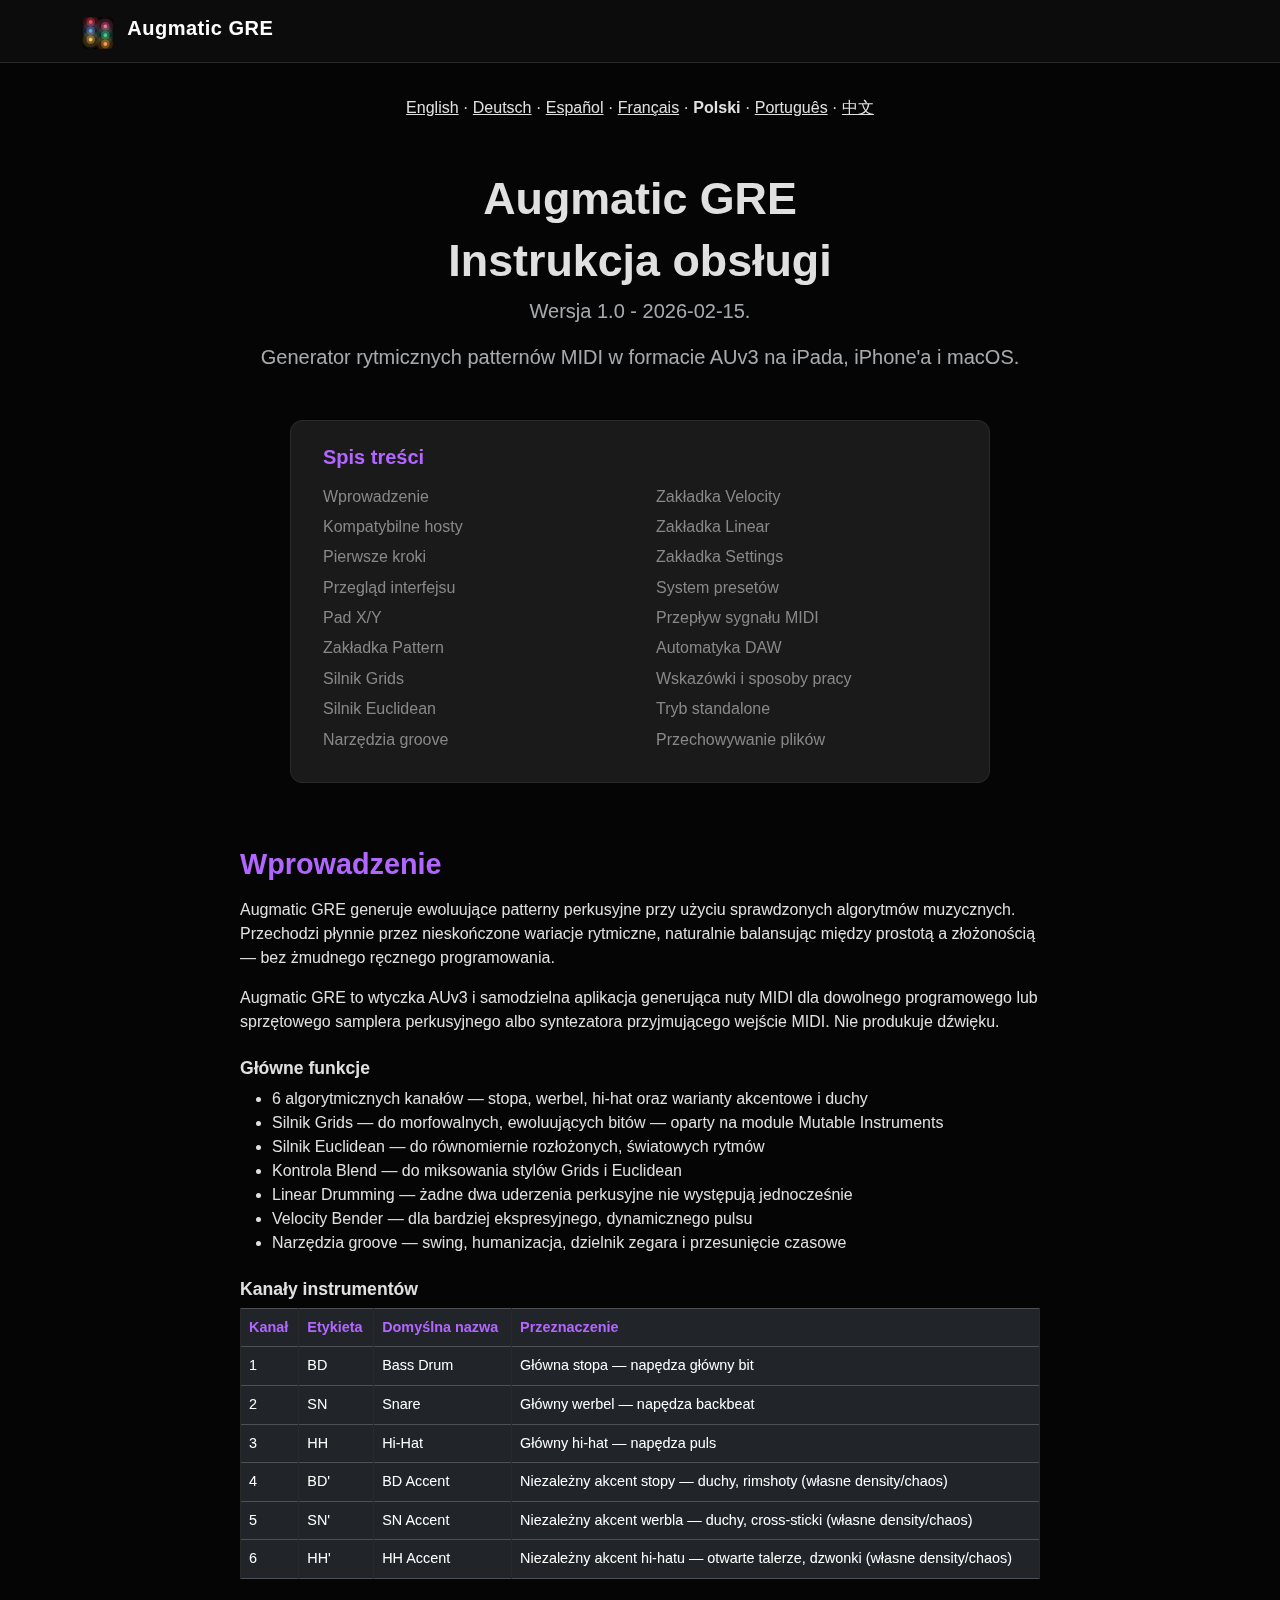
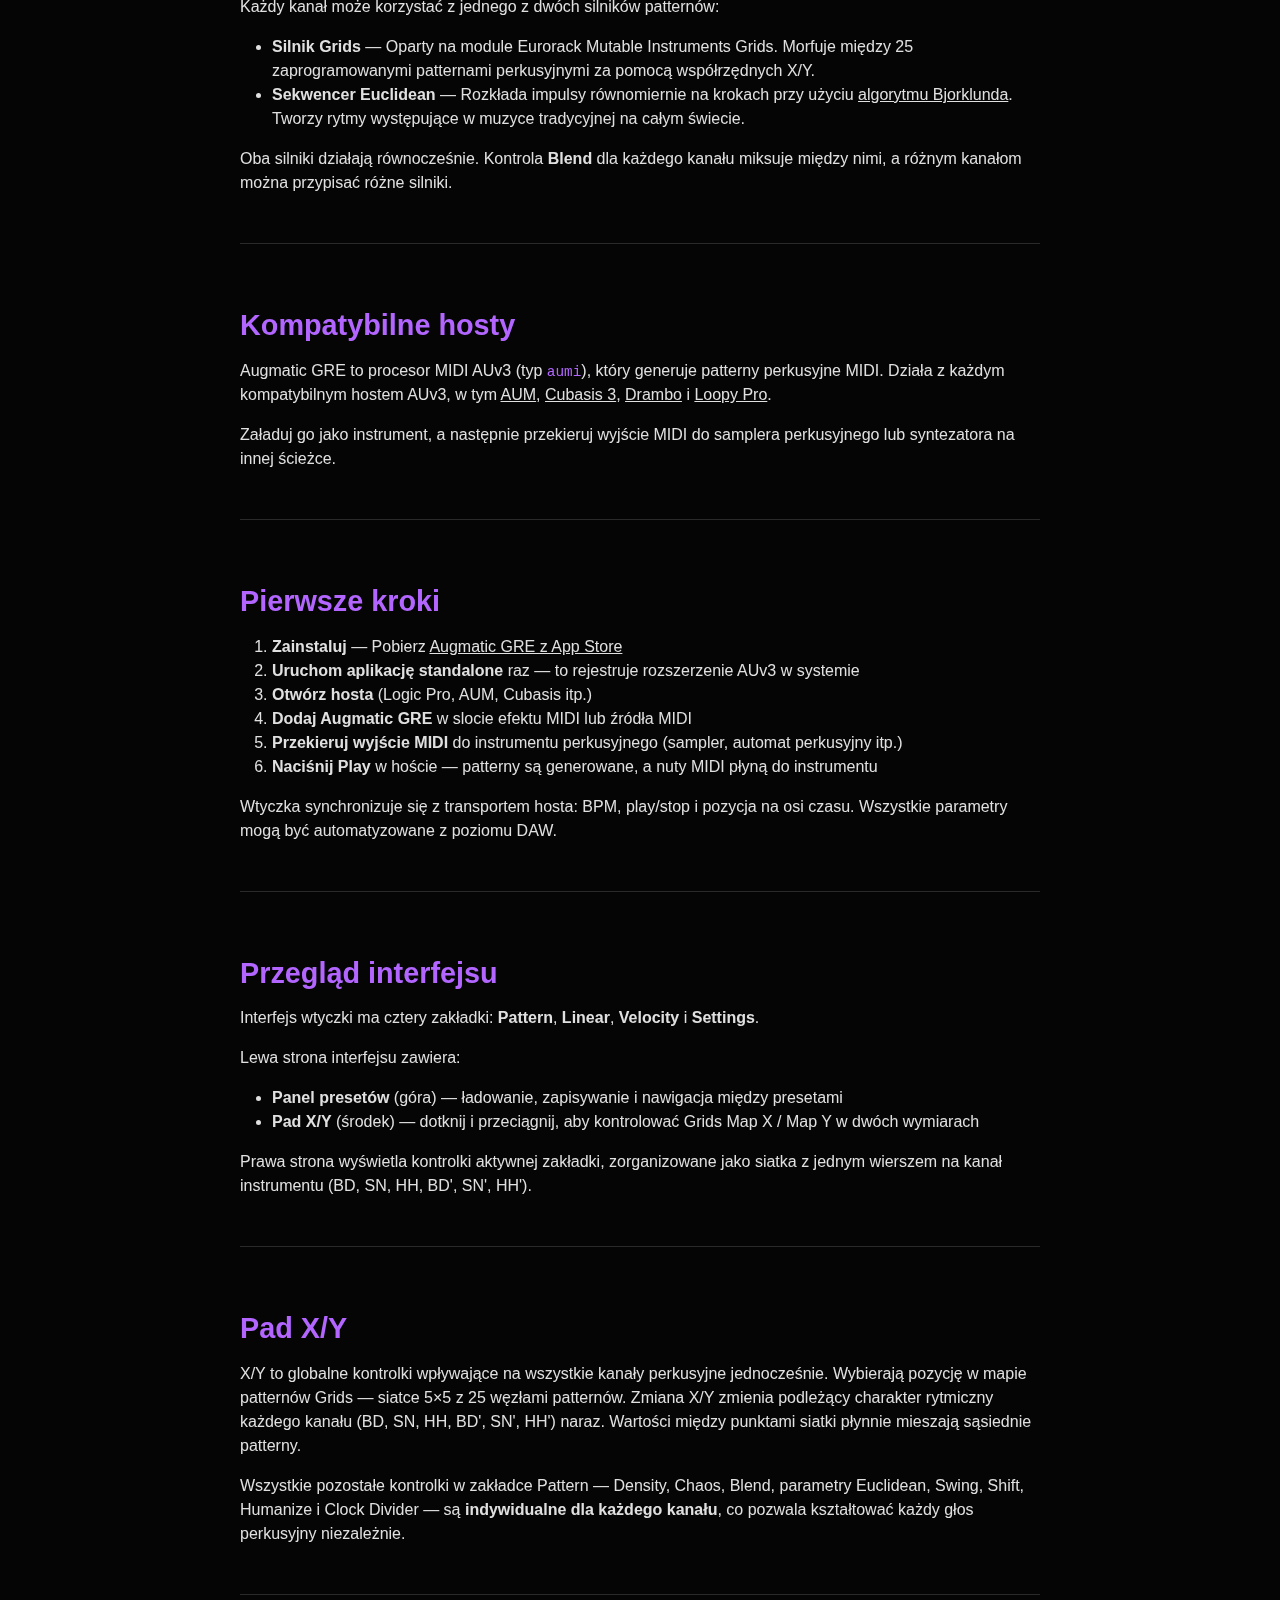
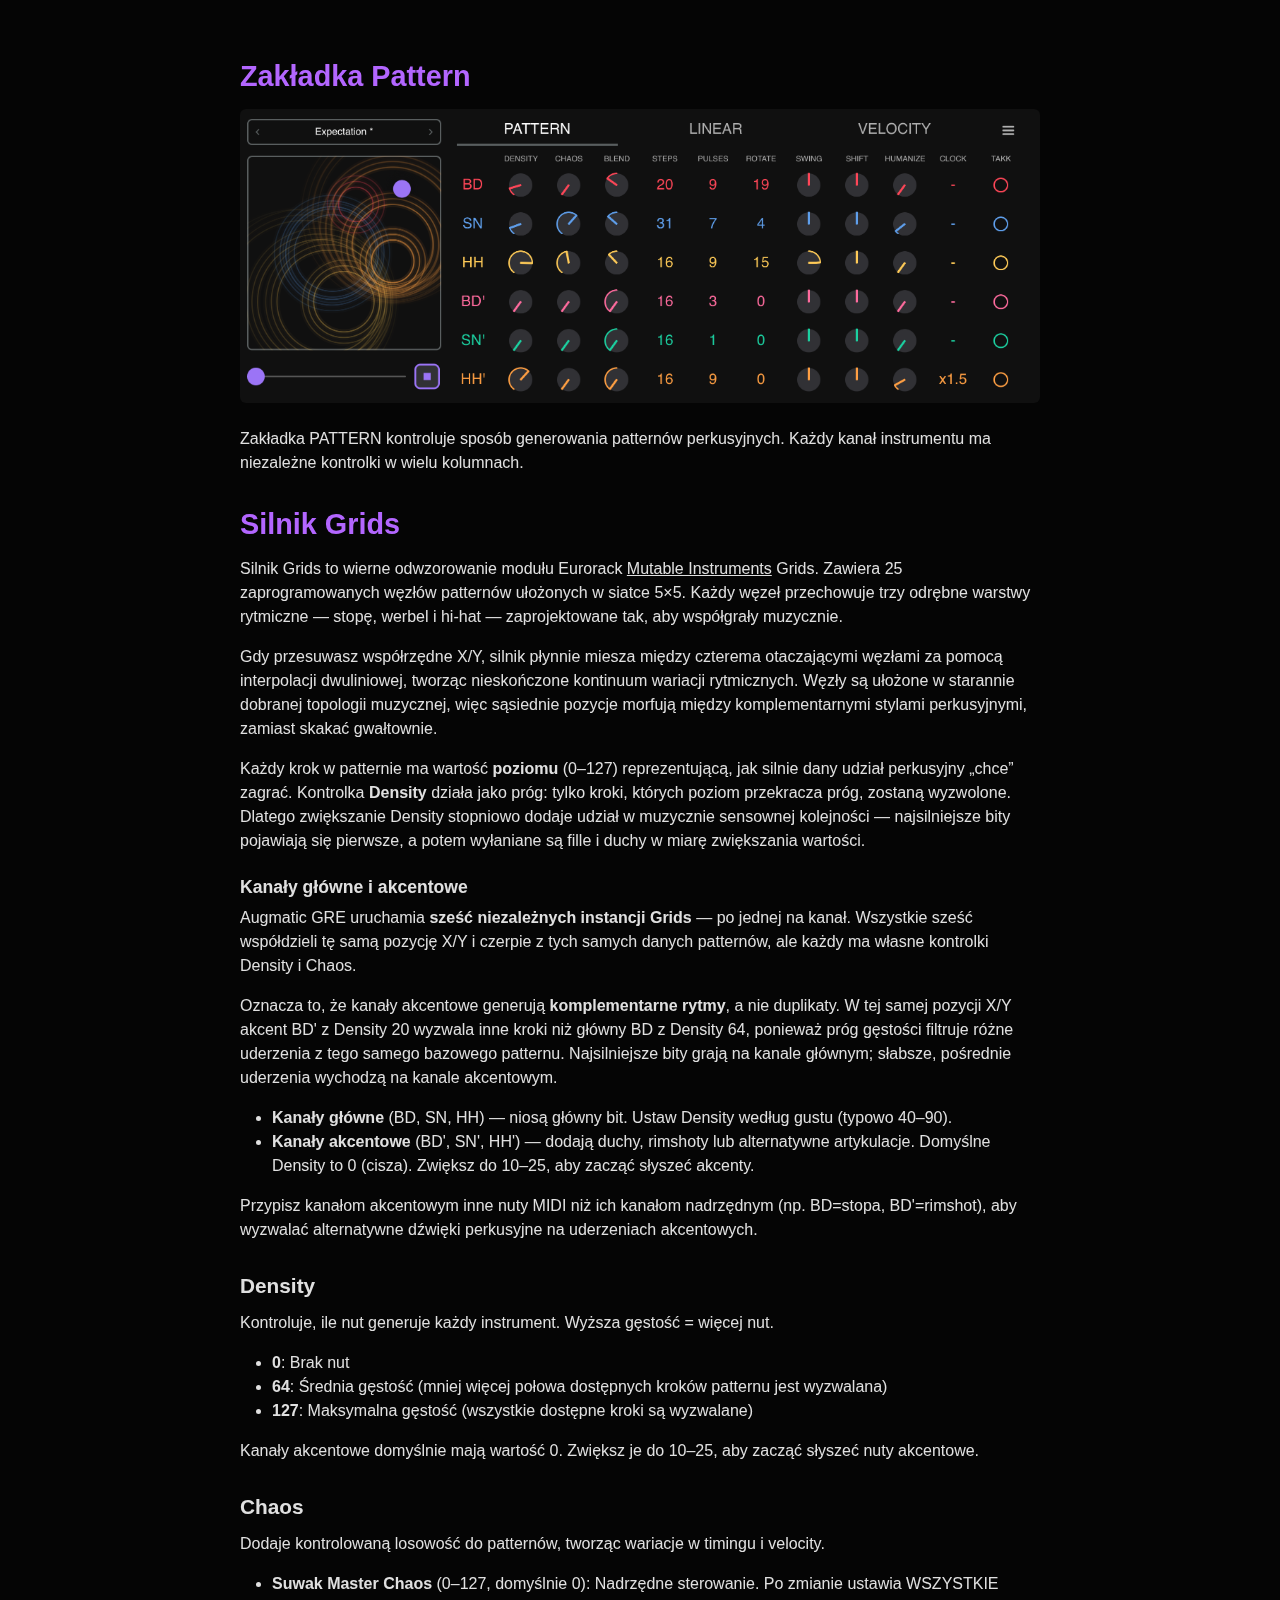
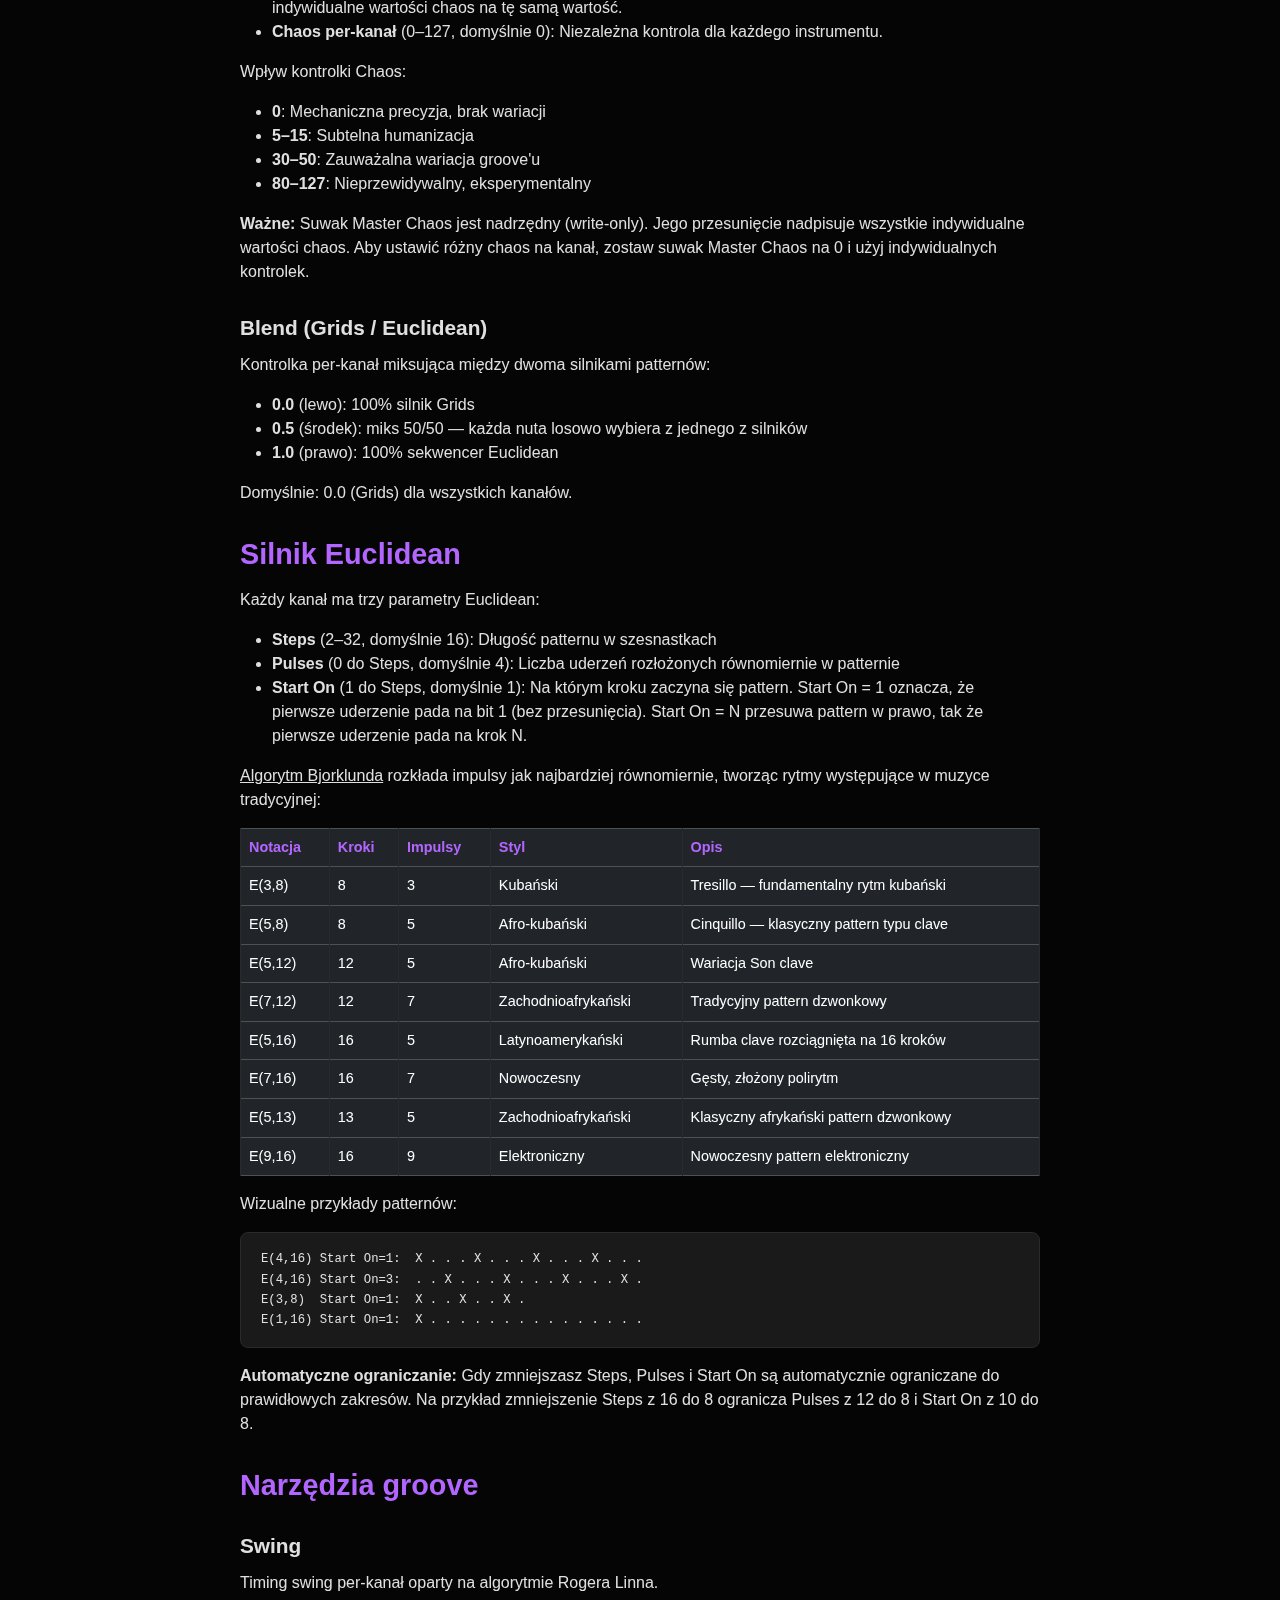
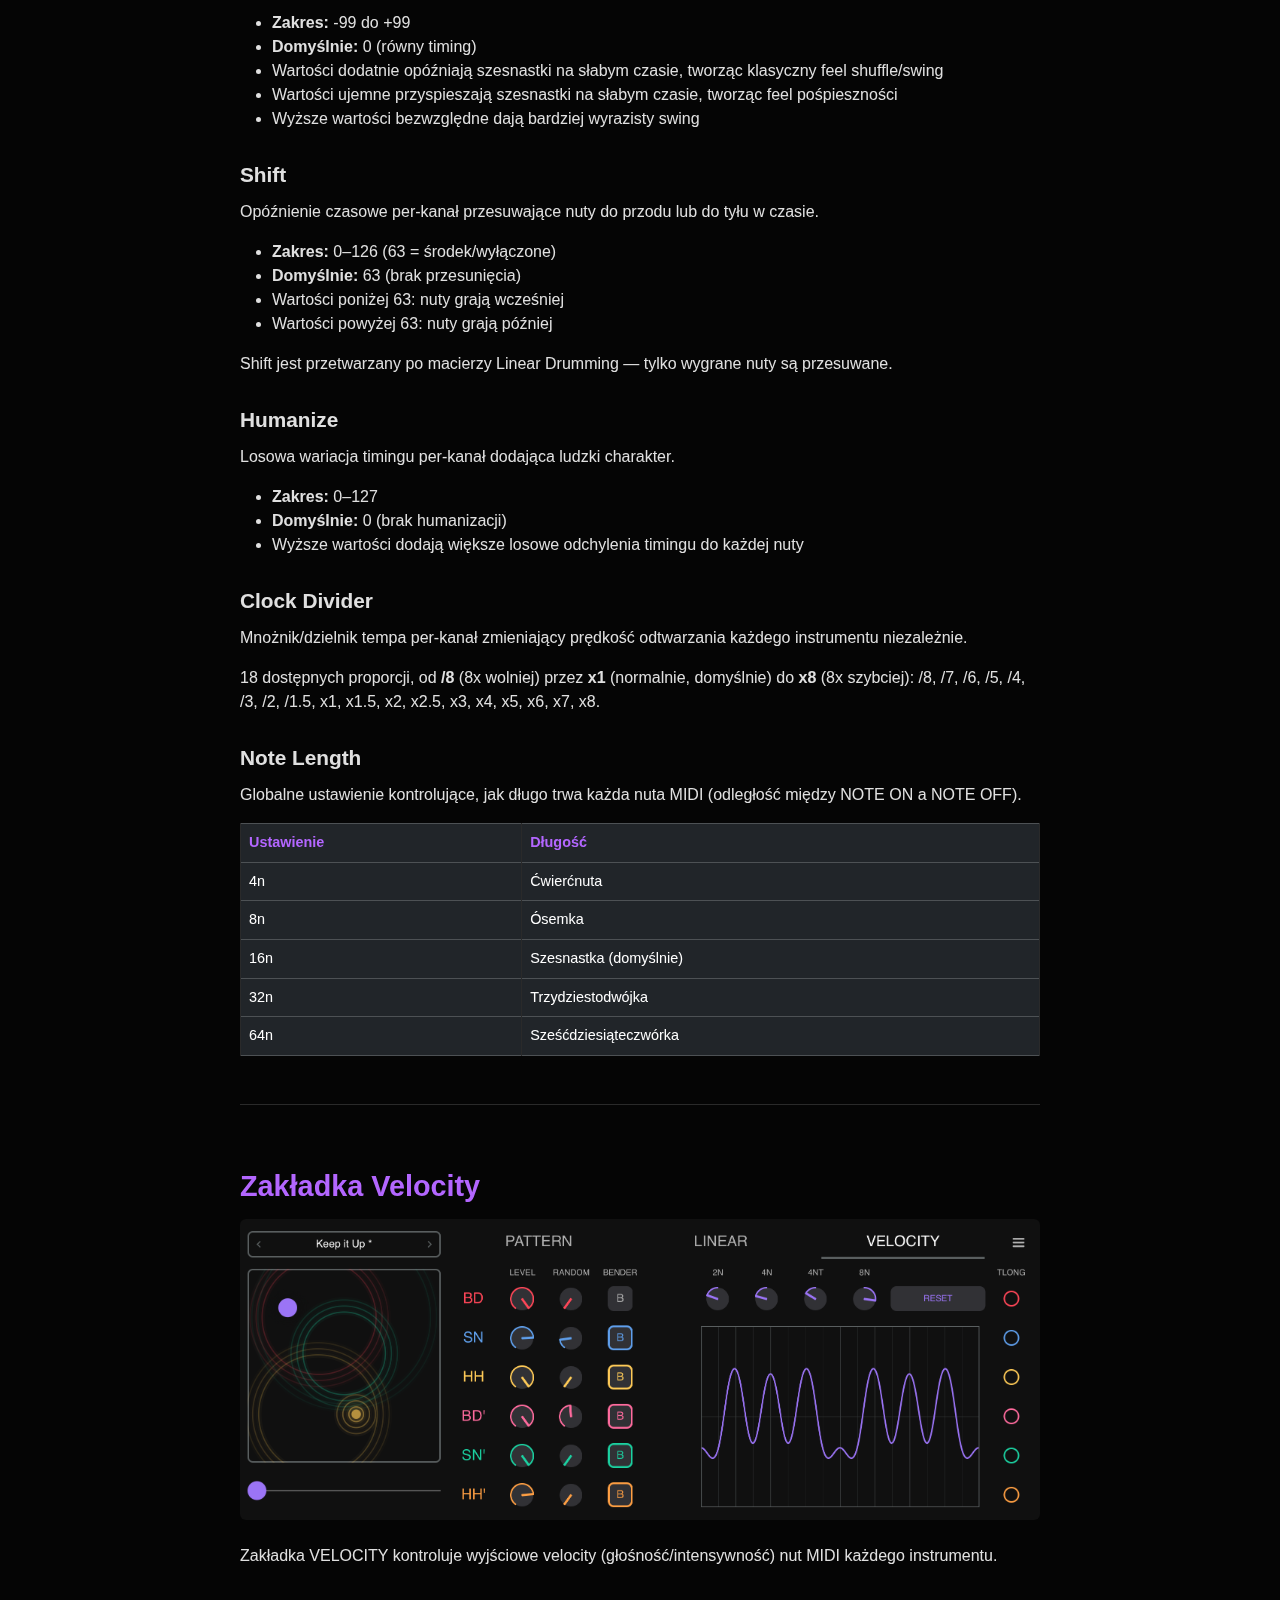
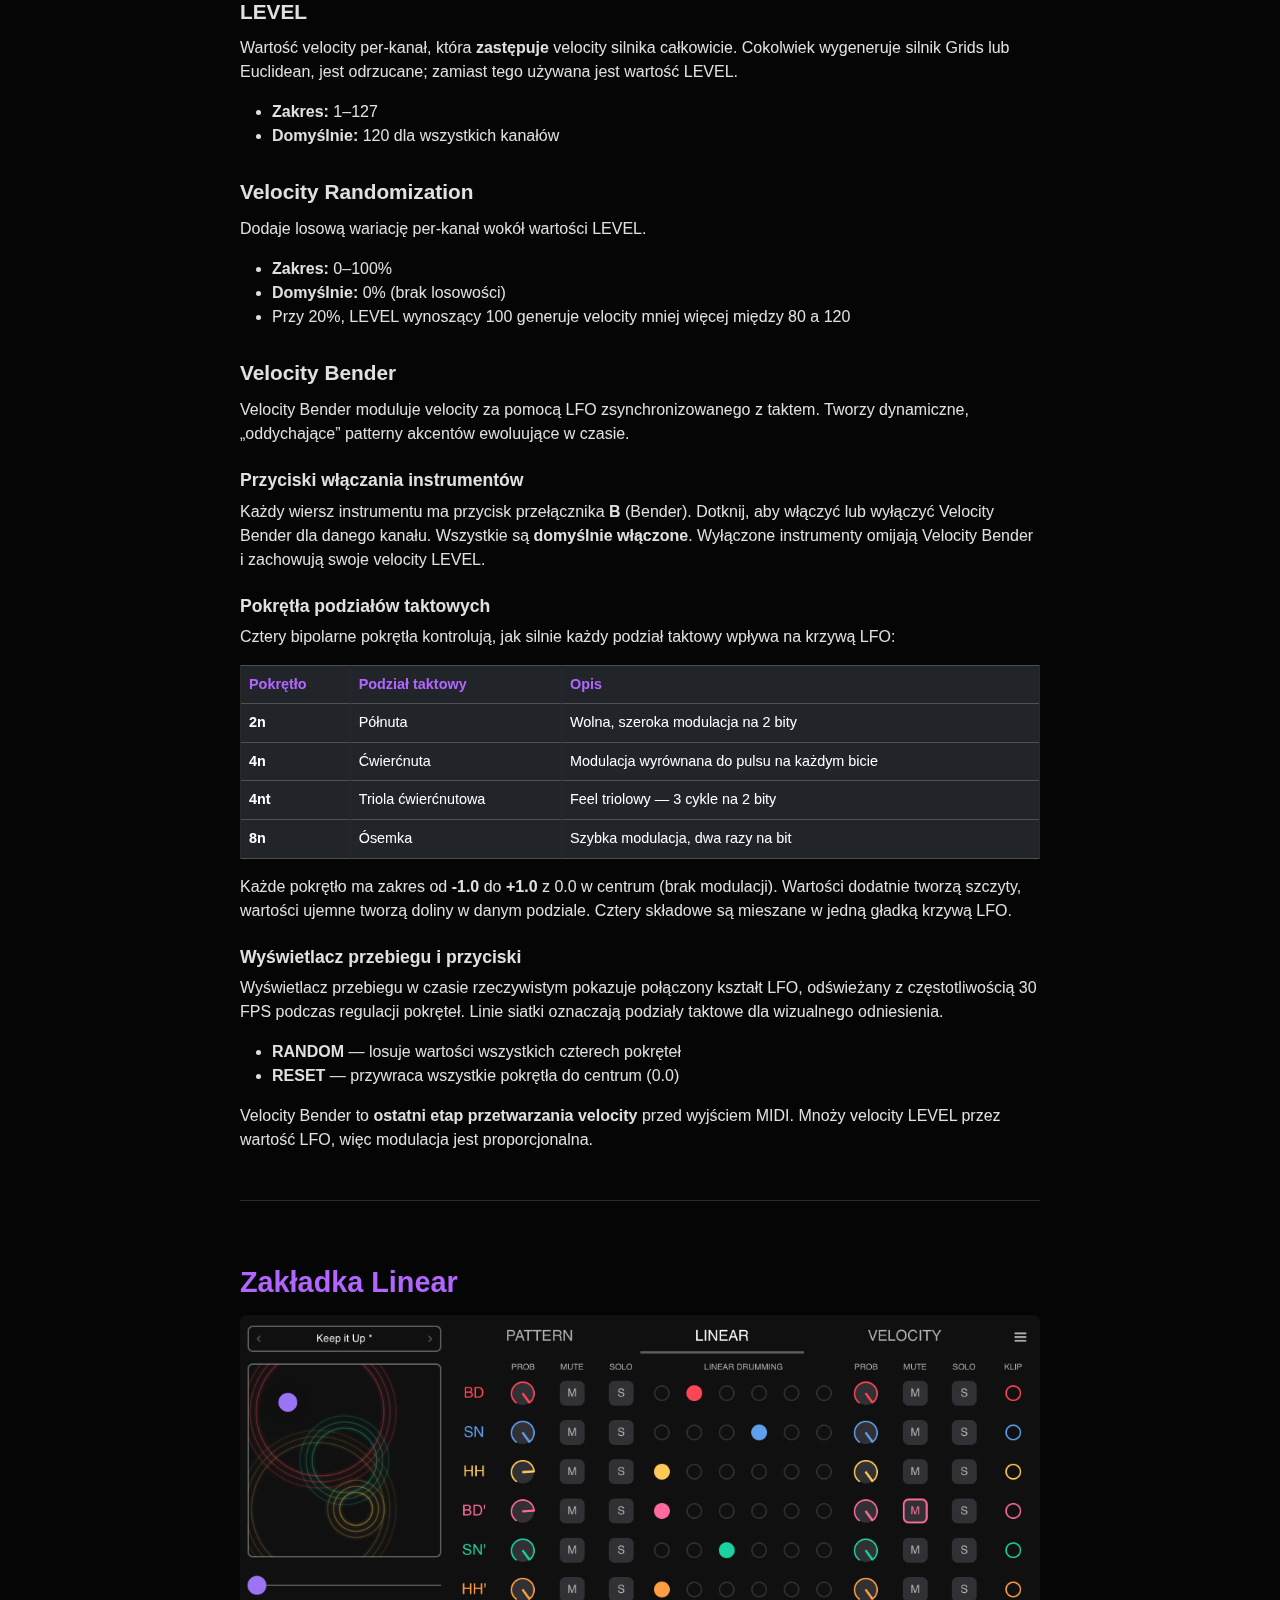
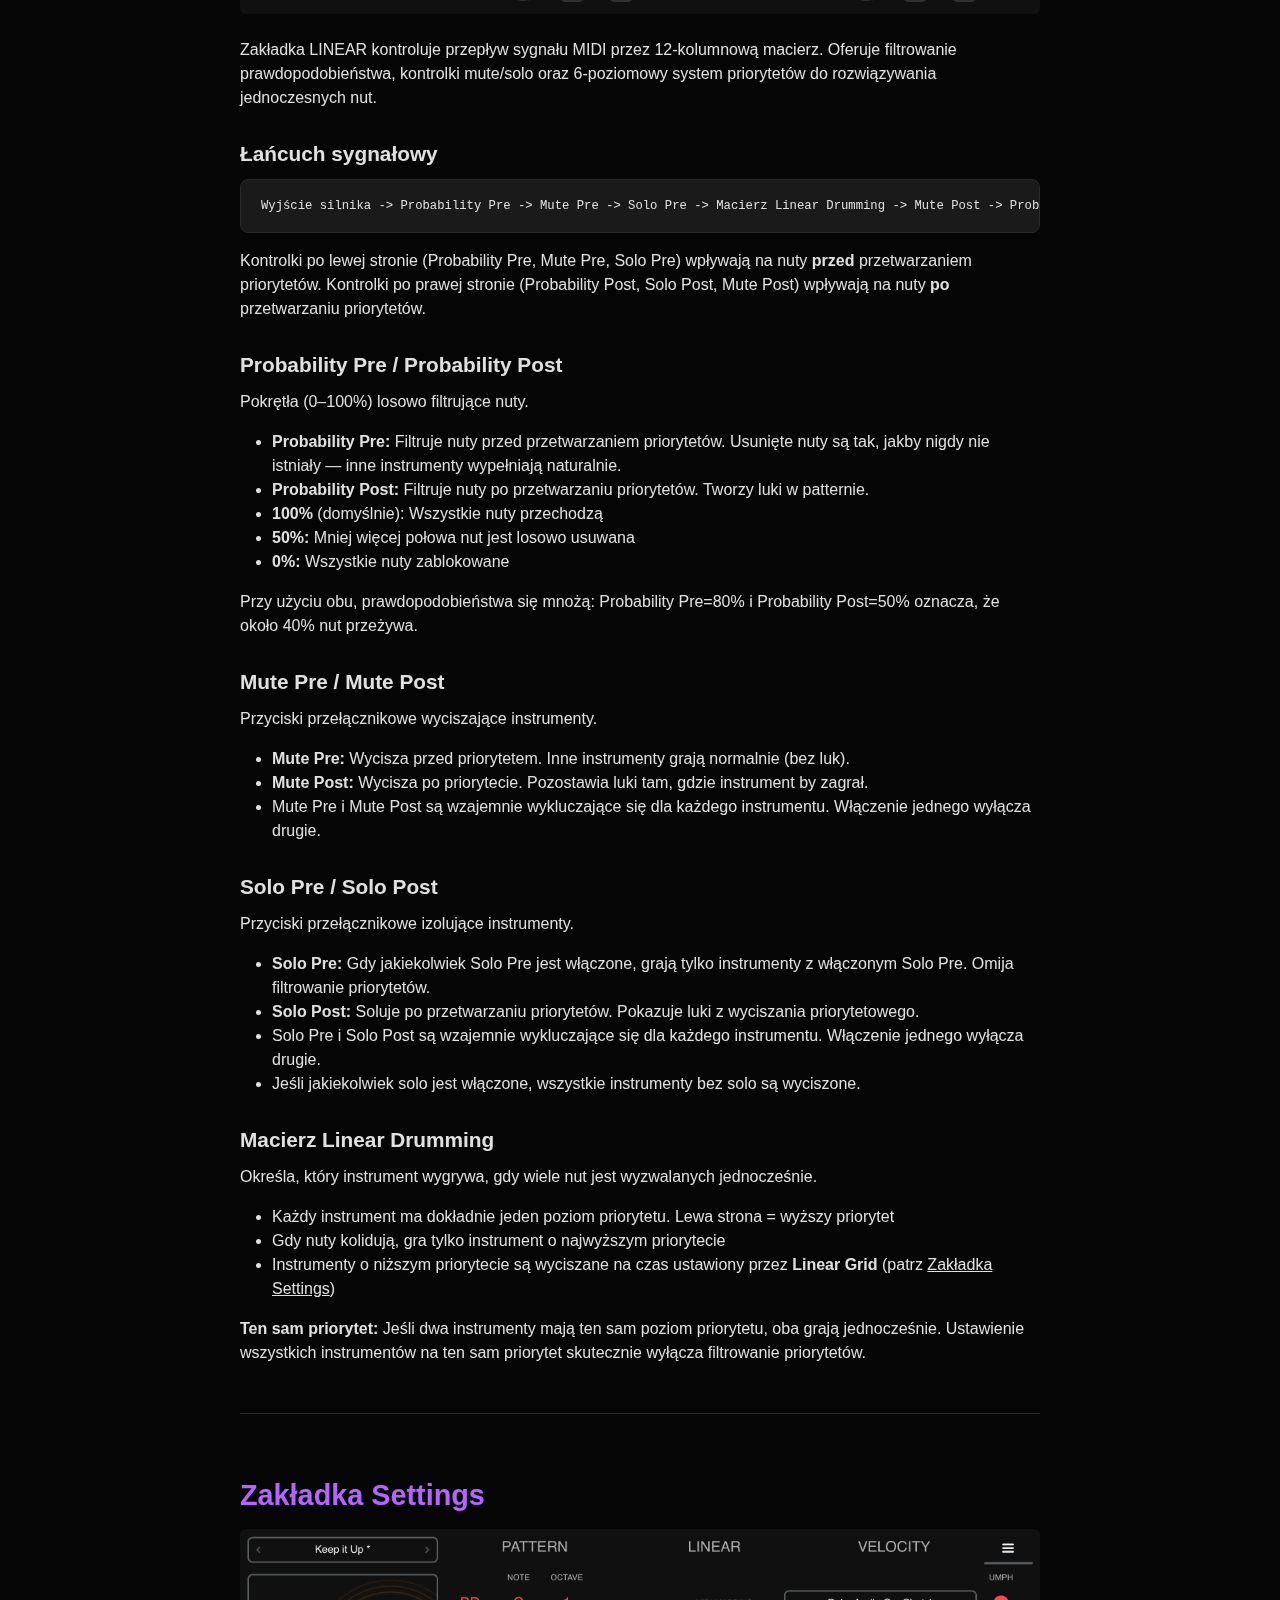
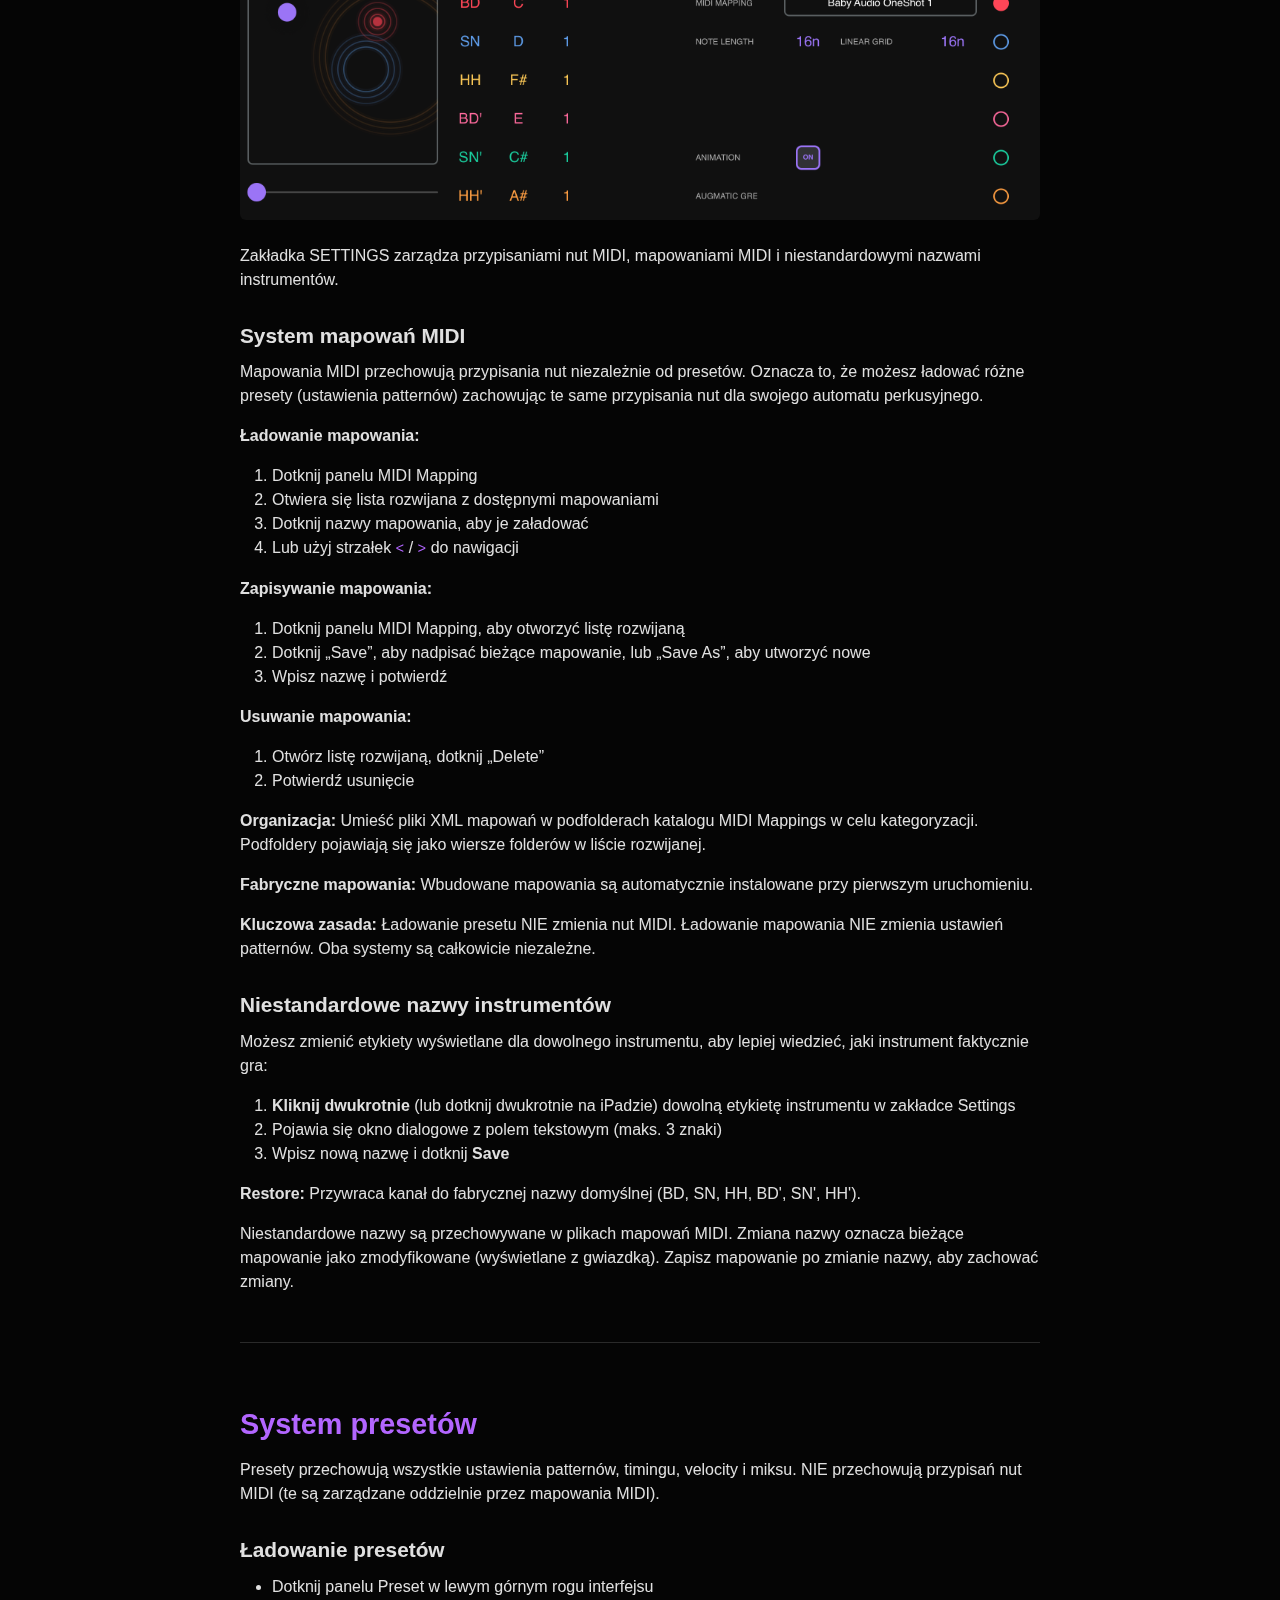
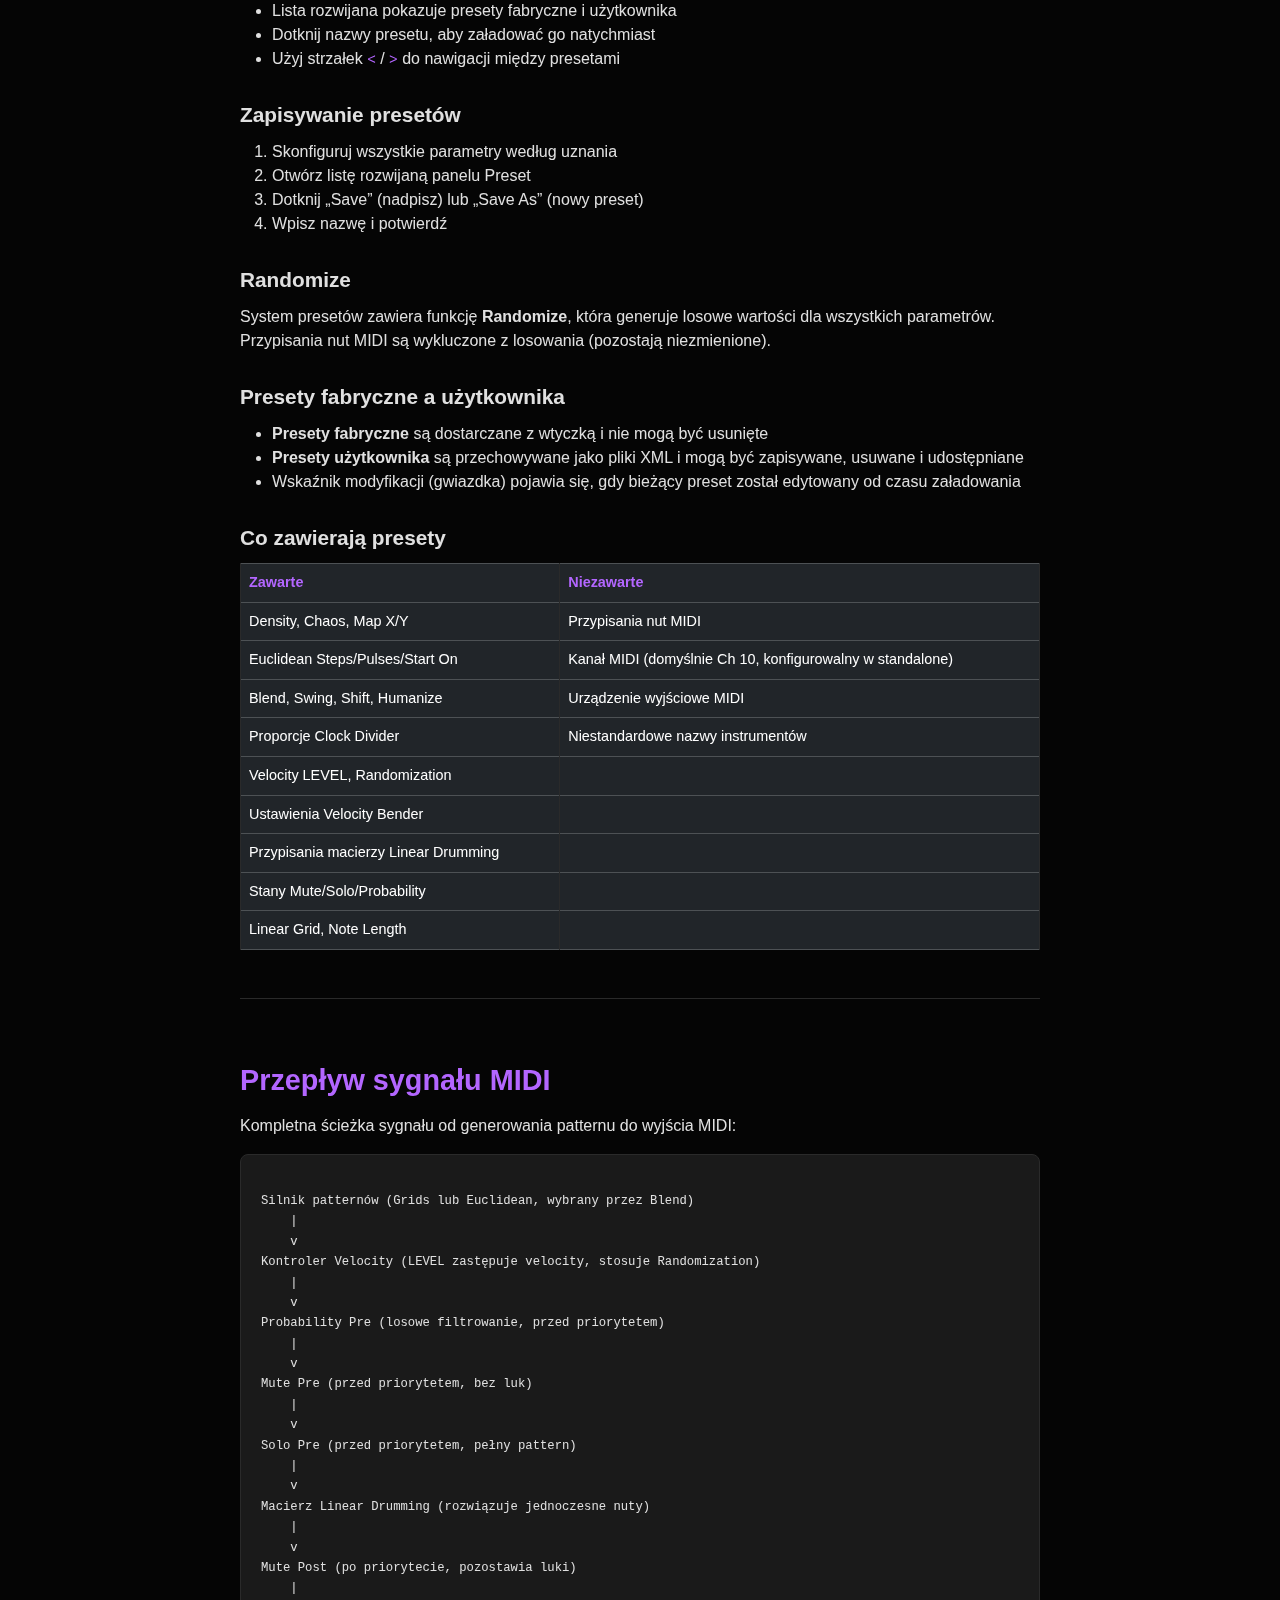
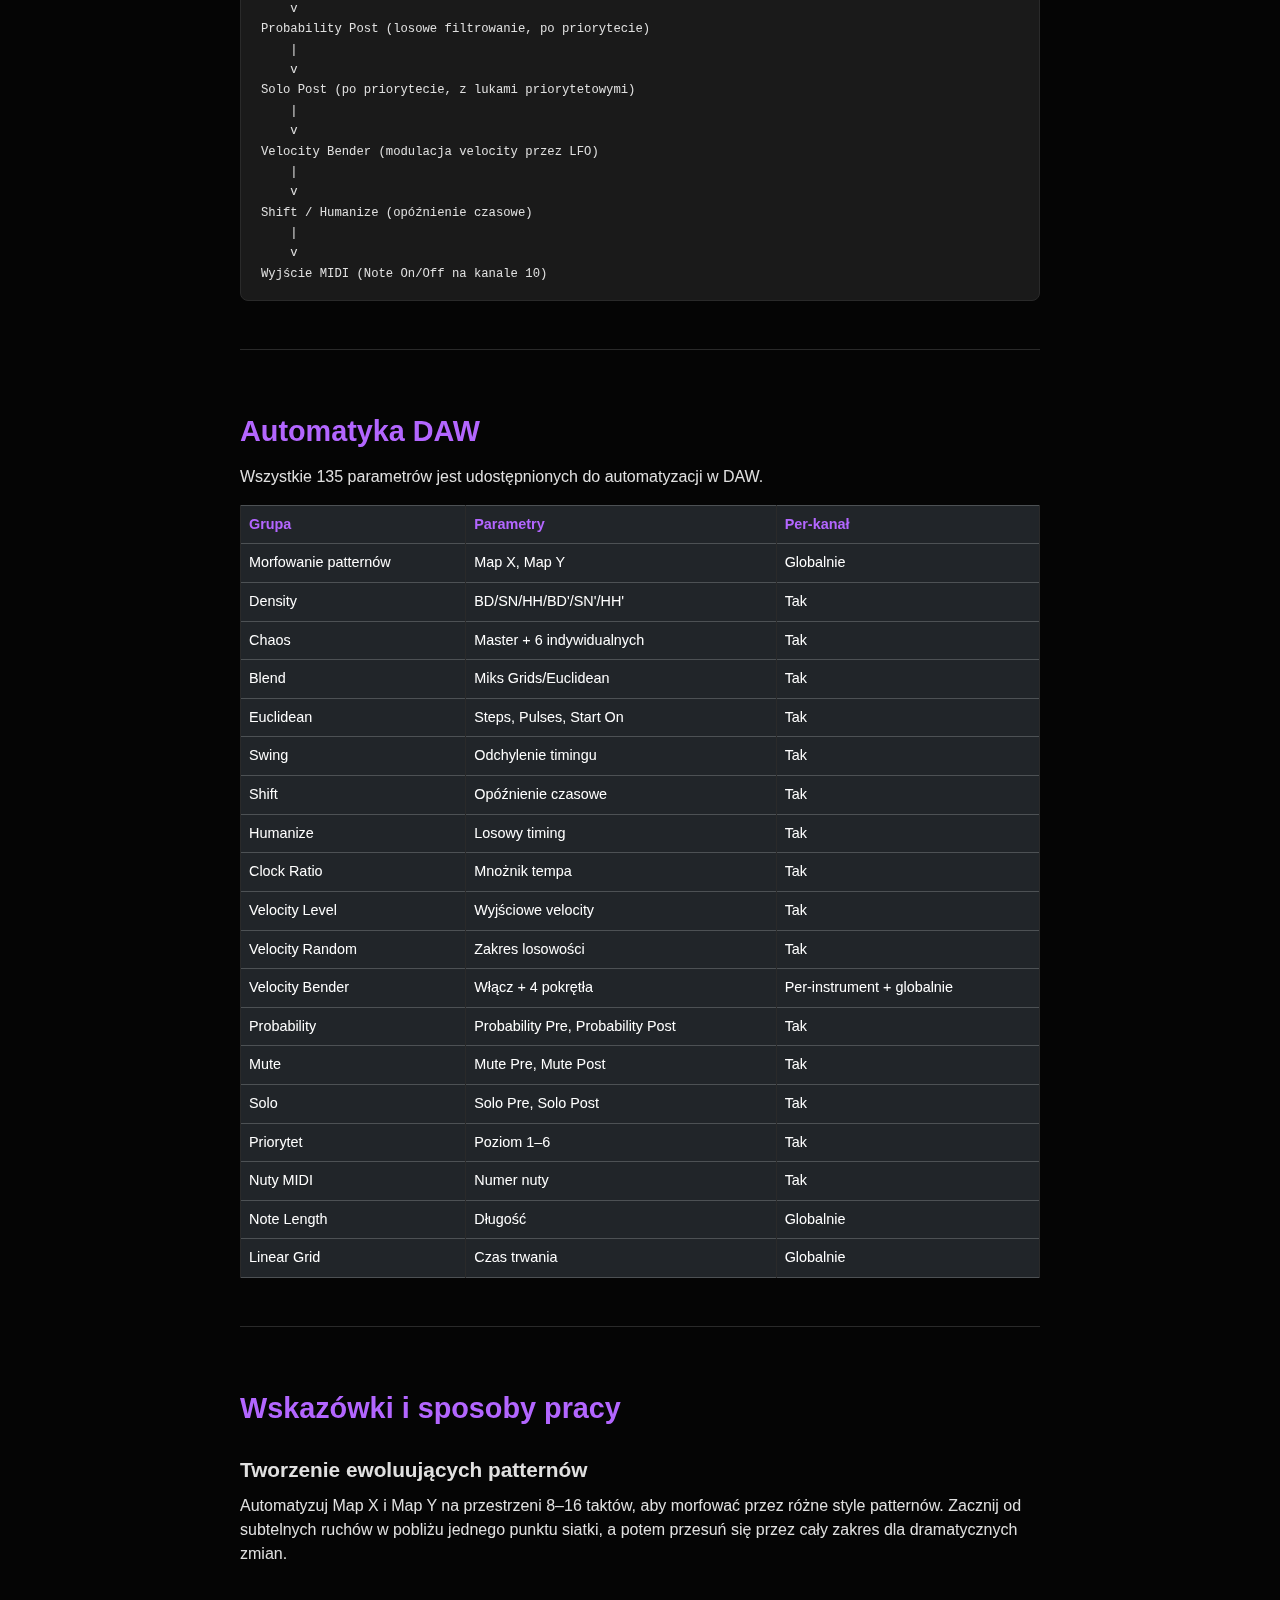
<file: docs/user-manual/pl.html>
<!DOCTYPE html>
<html lang="pl" data-bs-theme="dark">
<head>
    <meta charset="UTF-8">
    <meta name="viewport" content="width=device-width, initial-scale=1.0">
    <title>Instrukcja - Augmatic GRE</title>
    <meta name="description" content="Instrukcja obsługi Augmatic GRE, generatora rytmicznych patternów MIDI w formacie AUv3 na macOS i iPada.">
    <link rel="icon" type="image/png" href="../img/app-icon.png">
    <link rel="stylesheet" href="../css/bootstrap.min.css">
    <link rel="stylesheet" href="../css/style.css">
</head>
<body>

    <!-- Navbar -->
    <nav class="navbar navbar-expand-lg fixed-top">
        <div class="container">
            <a class="navbar-brand text-white" href="../index.html">
                <img src="../img/app-icon.png" alt="Augmatic GRE" width="32" height="32" class="d-inline-block align-text-top me-2" style="border-radius: 6px;">
                Augmatic GRE
            </a>
            <button class="navbar-toggler" type="button" data-bs-toggle="collapse" data-bs-target="#navbarNav">
                <span class="navbar-toggler-icon"></span>
            </button>
            <div class="collapse navbar-collapse" id="navbarNav">
                <ul class="navbar-nav ms-auto">
                </ul>
            </div>
        </div>
    </nav>

    <!-- Manual Content -->
    <div class="manual-page">
        <div class="container">

            <!-- Language Selector -->
            <div class="text-center pt-3 pb-1">
                <a href="index.html">English</a> &#183; <a href="de.html">Deutsch</a> &#183; <a href="sp.html">Espa&ntilde;ol</a> &#183; <a href="fr.html">Fran&ccedil;ais</a> &#183; <strong>Polski</strong> &#183; <a href="pt.html">Portugu&ecirc;s</a> &#183; <a href="cn.html">&#20013;&#25991;</a>
            </div>

            <!-- Manual Header -->
            <div class="manual-header text-center">
                <h1>Augmatic GRE</h1>
                <h1>Instrukcja obsługi</h1>
                <p class="lead text-muted">Wersja 1.0 - 2026-02-15.</p>
                <p class="lead text-muted">Generator rytmicznych patternów MIDI w formacie AUv3 na iPada, iPhone'a i macOS.</p>
            </div>

            <!-- Table of Contents -->
            <div class="manual-toc">
                <h5>Spis treści</h5>
                <ul>
                    <li><a href="#introduction">Wprowadzenie</a></li>
                    <li><a href="#compatible-hosts">Kompatybilne hosty</a></li>
                    <li><a href="#getting-started">Pierwsze kroki</a></li>
                    <li><a href="#interface-overview">Przegląd interfejsu</a></li>
                    <li><a href="#xy-pad">Pad X/Y</a></li>
                    <li><a href="#pattern-tab">Zakładka Pattern</a></li>
                    <li><a href="#grids-engine">Silnik Grids</a></li>
                    <li><a href="#euclidean-engine">Silnik Euclidean</a></li>
                    <li><a href="#groove-tools">Narzędzia groove</a></li>
                    <li><a href="#velocity-tab">Zakładka Velocity</a></li>
                    <li><a href="#linear-tab">Zakładka Linear</a></li>
                    <li><a href="#settings-tab">Zakładka Settings</a></li>
                    <li><a href="#preset-system">System presetów</a></li>
                    <li><a href="#signal-flow">Przepływ sygnału MIDI</a></li>
                    <li><a href="#daw-automation">Automatyka DAW</a></li>
                    <li><a href="#tips">Wskazówki i sposoby pracy</a></li>
                    <li><a href="#standalone-mode">Tryb standalone</a></li>
                    <li><a href="#file-storage">Przechowywanie plików</a></li>
                </ul>
            </div>

            <div class="manual-content">

                <!-- Introduction -->
                <section id="introduction">
                    <h2>Wprowadzenie</h2>
                    <p>Augmatic GRE generuje ewoluujące patterny perkusyjne przy użyciu sprawdzonych algorytmów muzycznych. Przechodzi płynnie przez nieskończone wariacje rytmiczne, naturalnie balansując między prostotą a złożonością &mdash; bez żmudnego ręcznego programowania.</p>
                    <p>Augmatic GRE to wtyczka AUv3 i samodzielna aplikacja generująca nuty MIDI dla dowolnego programowego lub sprzętowego samplera perkusyjnego albo syntezatora przyjmującego wejście MIDI. Nie produkuje dźwięku.</p>

                    <h4>Główne funkcje</h4>
                    <ul>
                        <li>6 algorytmicznych kanałów &mdash; stopa, werbel, hi&#8209;hat oraz warianty akcentowe i duchy</li>
                        <li>Silnik Grids &mdash; do morfowalnych, ewoluujących bitów &mdash; oparty na module Mutable Instruments</li>
                        <li>Silnik Euclidean &mdash; do równomiernie rozłożonych, światowych rytmów</li>
                        <li>Kontrola Blend &mdash; do miksowania stylów Grids i Euclidean</li>
                        <li>Linear Drumming &mdash; żadne dwa uderzenia perkusyjne nie występują jednocześnie</li>
                        <li>Velocity Bender &mdash; dla bardziej ekspresyjnego, dynamicznego pulsu</li>
                        <li>Narzędzia groove &mdash; swing, humanizacja, dzielnik zegara i przesunięcie czasowe</li>
                    </ul>

                    <h4>Kanały instrumentów</h4>
                    <div class="table-responsive">
                        <table class="table table-dark table-bordered">
                            <thead><tr><th>Kanał</th><th>Etykieta</th><th>Domyślna nazwa</th><th>Przeznaczenie</th></tr></thead>
                            <tbody>
                                <tr><td>1</td><td>BD</td><td>Bass Drum</td><td>Główna stopa &mdash; napędza główny bit</td></tr>
                                <tr><td>2</td><td>SN</td><td>Snare</td><td>Główny werbel &mdash; napędza backbeat</td></tr>
                                <tr><td>3</td><td>HH</td><td>Hi-Hat</td><td>Główny hi-hat &mdash; napędza puls</td></tr>
                                <tr><td>4</td><td>BD'</td><td>BD Accent</td><td>Niezależny akcent stopy &mdash; duchy, rimshoty (własne density/chaos)</td></tr>
                                <tr><td>5</td><td>SN'</td><td>SN Accent</td><td>Niezależny akcent werbla &mdash; duchy, cross-sticki (własne density/chaos)</td></tr>
                                <tr><td>6</td><td>HH'</td><td>HH Accent</td><td>Niezależny akcent hi-hatu &mdash; otwarte talerze, dzwonki (własne density/chaos)</td></tr>
                            </tbody>
                        </table>
                    </div>

                    <p>Każdy kanał może korzystać z jednego z dwóch silników patternów:</p>
                    <ul>
                        <li><strong>Silnik Grids</strong> &mdash; Oparty na module Eurorack Mutable Instruments Grids. Morfuje między 25 zaprogramowanymi patternami perkusyjnymi za pomocą współrzędnych X/Y.</li>
                        <li><strong>Sekwencer Euclidean</strong> &mdash; Rozkłada impulsy równomiernie na krokach przy użyciu <a href="https://en.wikipedia.org/wiki/Euclidean_rhythm" target="_blank" rel="noopener">algorytmu Bjorklunda</a>. Tworzy rytmy występujące w muzyce tradycyjnej na całym świecie.</li>
                    </ul>
                    <p>Oba silniki działają równocześnie. Kontrola <strong>Blend</strong> dla każdego kanału miksuje między nimi, a różnym kanałom można przypisać różne silniki.</p>
                </section>

                <!-- Compatible Hosts -->
                <section id="compatible-hosts">
                    <h2>Kompatybilne hosty</h2>
                    <p>Augmatic GRE to procesor MIDI AUv3 (typ <code>aumi</code>), który generuje patterny perkusyjne MIDI. Działa z każdym kompatybilnym hostem AUv3, w tym <a href="https://apps.apple.com/us/app/aum-audio-mixer/id1055636344" target="_blank" rel="noopener">AUM</a>, <a href="https://apps.apple.com/us/app/cubasis-3-music-studio/id1207839273" target="_blank" rel="noopener">Cubasis 3</a>, <a href="https://apps.apple.com/us/app/drambo/id1469365718" target="_blank" rel="noopener">Drambo</a> i <a href="https://apps.apple.com/us/app/loopy-pro-looper-daw-sampler/id1492670451" target="_blank" rel="noopener">Loopy Pro</a>.</p>
                    <p>Załaduj go jako instrument, a następnie przekieruj wyjście MIDI do samplera perkusyjnego lub syntezatora na innej ścieżce.</p>
                </section>

                <!-- Getting Started -->
                <section id="getting-started">
                    <h2>Pierwsze kroki</h2>
                    <ol>
                        <li><strong>Zainstaluj</strong> &mdash; Pobierz <a href="https://apps.apple.com/app/id6759214507" target="_blank" rel="noopener">Augmatic GRE z App Store</a></li>
                        <li><strong>Uruchom aplikację standalone</strong> raz &mdash; to rejestruje rozszerzenie AUv3 w systemie</li>
                        <li><strong>Otwórz hosta</strong> (Logic Pro, AUM, Cubasis itp.)</li>
                        <li><strong>Dodaj Augmatic GRE</strong> w slocie efektu MIDI lub źródła MIDI</li>
                        <li><strong>Przekieruj wyjście MIDI</strong> do instrumentu perkusyjnego (sampler, automat perkusyjny itp.)</li>
                        <li><strong>Naciśnij Play</strong> w hoście &mdash; patterny są generowane, a nuty MIDI płyną do instrumentu</li>
                    </ol>
                    <p>Wtyczka synchronizuje się z transportem hosta: BPM, play/stop i pozycja na osi czasu. Wszystkie parametry mogą być automatyzowane z poziomu DAW.</p>
                </section>

                <!-- Interface Overview -->
                <section id="interface-overview">
                    <h2>Przegląd interfejsu</h2>
                    <p>Interfejs wtyczki ma cztery zakładki: <strong>Pattern</strong>, <strong>Linear</strong>, <strong>Velocity</strong> i <strong>Settings</strong>.</p>
                    <p>Lewa strona interfejsu zawiera:</p>
                    <ul>
                        <li><strong>Panel presetów</strong> (góra) &mdash; ładowanie, zapisywanie i nawigacja między presetami</li>
                        <li><strong>Pad X/Y</strong> (środek) &mdash; dotknij i przeciągnij, aby kontrolować Grids Map X / Map Y w dwóch wymiarach</li>
                    </ul>
                    <p>Prawa strona wyświetla kontrolki aktywnej zakładki, zorganizowane jako siatka z jednym wierszem na kanał instrumentu (BD, SN, HH, BD', SN', HH').</p>
                </section>

                <section id="xy-pad">
                    <h2>Pad X/Y</h2>
                    <p>X/Y to globalne kontrolki wpływające na wszystkie kanały perkusyjne jednocześnie. Wybierają pozycję w mapie patternów Grids &mdash; siatce 5&times;5 z 25 węzłami patternów. Zmiana X/Y zmienia podleżący charakter rytmiczny każdego kanału (BD, SN, HH, BD', SN', HH') naraz. Wartości między punktami siatki płynnie mieszają sąsiednie patterny.</p>
                    <p>Wszystkie pozostałe kontrolki w zakładce Pattern &mdash; Density, Chaos, Blend, parametry Euclidean, Swing, Shift, Humanize i Clock Divider &mdash; są <strong>indywidualne dla każdego kanału</strong>, co pozwala kształtować każdy głos perkusyjny niezależnie.</p>
                </section>

                <!-- Pattern Tab -->
                <section id="pattern-tab">
                    <h2>Zakładka Pattern</h2>
                    <img src="../img/screenshots/tab-1-pattern.png" class="img-fluid rounded mb-4" alt="Augmatic GRE — Zakładka Pattern">
                    <p>Zakładka PATTERN kontroluje sposób generowania patternów perkusyjnych. Każdy kanał instrumentu ma niezależne kontrolki w wielu kolumnach.</p>

                    <h2 id="grids-engine">Silnik Grids</h2>
                    <p>Silnik Grids to wierne odwzorowanie modułu Eurorack <a href="https://mutable-instruments.net/" target="_blank" rel="noopener">Mutable Instruments</a> Grids. Zawiera 25 zaprogramowanych węzłów patternów ułożonych w siatce 5&times;5. Każdy węzeł przechowuje trzy odrębne warstwy rytmiczne &mdash; stopę, werbel i hi-hat &mdash; zaprojektowane tak, aby współgrały muzycznie.</p>
                    <p>Gdy przesuwasz współrzędne X/Y, silnik płynnie miesza między czterema otaczającymi węzłami za pomocą interpolacji dwuliniowej, tworząc nieskończone kontinuum wariacji rytmicznych. Węzły są ułożone w starannie dobranej topologii muzycznej, więc sąsiednie pozycje morfują między komplementarnymi stylami perkusyjnymi, zamiast skakać gwałtownie.</p>
                    <p>Każdy krok w patternie ma wartość <strong>poziomu</strong> (0&ndash;127) reprezentującą, jak silnie dany udział perkusyjny &bdquo;chce&rdquo; zagrać. Kontrolka <strong>Density</strong> działa jako próg: tylko kroki, których poziom przekracza próg, zostaną wyzwolone. Dlatego zwiększanie Density stopniowo dodaje udział w muzycznie sensownej kolejności &mdash; najsilniejsze bity pojawiają się pierwsze, a potem wyłaniane są fille i duchy w miarę zwiększania wartości.</p>

                    <h4>Kanały główne i akcentowe</h4>
                    <p>Augmatic GRE uruchamia <strong>sześć niezależnych instancji Grids</strong> &mdash; po jednej na kanał. Wszystkie sześć współdzieli tę samą pozycję X/Y i czerpie z tych samych danych patternów, ale każdy ma własne kontrolki Density i Chaos.</p>
                    <p>Oznacza to, że kanały akcentowe generują <strong>komplementarne rytmy</strong>, a nie duplikaty. W tej samej pozycji X/Y akcent BD' z Density 20 wyzwala inne kroki niż główny BD z Density 64, ponieważ próg gęstości filtruje różne uderzenia z tego samego bazowego patternu. Najsilniejsze bity grają na kanale głównym; słabsze, pośrednie uderzenia wychodzą na kanale akcentowym.</p>
                    <ul>
                        <li><strong>Kanały główne</strong> (BD, SN, HH) &mdash; niosą główny bit. Ustaw Density według gustu (typowo 40&ndash;90).</li>
                        <li><strong>Kanały akcentowe</strong> (BD', SN', HH') &mdash; dodają duchy, rimshoty lub alternatywne artykulacje. Domyślne Density to 0 (cisza). Zwiększ do 10&ndash;25, aby zacząć słyszeć akcenty.</li>
                    </ul>
                    <p>Przypisz kanałom akcentowym inne nuty MIDI niż ich kanałom nadrzędnym (np. BD=stopa, BD'=rimshot), aby wyzwalać alternatywne dźwięki perkusyjne na uderzeniach akcentowych.</p>

                    <h3>Density</h3>
                    <p>Kontroluje, ile nut generuje każdy instrument. Wyższa gęstość = więcej nut.</p>
                    <ul>
                        <li><strong>0</strong>: Brak nut</li>
                        <li><strong>64</strong>: Średnia gęstość (mniej więcej połowa dostępnych kroków patternu jest wyzwalana)</li>
                        <li><strong>127</strong>: Maksymalna gęstość (wszystkie dostępne kroki są wyzwalane)</li>
                    </ul>
                    <p>Kanały akcentowe domyślnie mają wartość 0. Zwiększ je do 10&ndash;25, aby zacząć słyszeć nuty akcentowe.</p>

                    <h3>Chaos</h3>
                    <p>Dodaje kontrolowaną losowość do patternów, tworząc wariacje w timingu i velocity.</p>
                    <ul>
                        <li><strong>Suwak Master Chaos</strong> (0&ndash;127, domyślnie 0): Nadrzędne sterowanie. Po zmianie ustawia WSZYSTKIE indywidualne wartości chaos na tę samą wartość.</li>
                        <li><strong>Chaos per-kanał</strong> (0&ndash;127, domyślnie 0): Niezależna kontrola dla każdego instrumentu.</li>
                    </ul>
                    <p>Wpływ kontrolki Chaos:</p>
                    <ul>
                        <li><strong>0</strong>: Mechaniczna precyzja, brak wariacji</li>
                        <li><strong>5&ndash;15</strong>: Subtelna humanizacja</li>
                        <li><strong>30&ndash;50</strong>: Zauważalna wariacja groove'u</li>
                        <li><strong>80&ndash;127</strong>: Nieprzewidywalny, eksperymentalny</li>
                    </ul>
                    <p><strong>Ważne:</strong> Suwak Master Chaos jest nadrzędny (write-only). Jego przesunięcie nadpisuje wszystkie indywidualne wartości chaos. Aby ustawić różny chaos na kanał, zostaw suwak Master Chaos na 0 i użyj indywidualnych kontrolek.</p>

                    <h3>Blend (Grids / Euclidean)</h3>
                    <p>Kontrolka per-kanał miksująca między dwoma silnikami patternów:</p>
                    <ul>
                        <li><strong>0.0</strong> (lewo): 100% silnik Grids</li>
                        <li><strong>0.5</strong> (środek): miks 50/50 &mdash; każda nuta losowo wybiera z jednego z silników</li>
                        <li><strong>1.0</strong> (prawo): 100% sekwencer Euclidean</li>
                    </ul>
                    <p>Domyślnie: 0.0 (Grids) dla wszystkich kanałów.</p>

                    <h2 id="euclidean-engine">Silnik Euclidean</h2>
                    <p>Każdy kanał ma trzy parametry Euclidean:</p>
                    <ul>
                        <li><strong>Steps</strong> (2&ndash;32, domyślnie 16): Długość patternu w szesnastkach</li>
                        <li><strong>Pulses</strong> (0 do Steps, domyślnie 4): Liczba uderzeń rozłożonych równomiernie w patternie</li>
                        <li><strong>Start On</strong> (1 do Steps, domyślnie 1): Na którym kroku zaczyna się pattern. Start On = 1 oznacza, że pierwsze uderzenie pada na bit 1 (bez przesunięcia). Start On = N przesuwa pattern w prawo, tak że pierwsze uderzenie pada na krok N.</li>
                    </ul>
                    <p><a href="https://en.wikipedia.org/wiki/Euclidean_rhythm" target="_blank" rel="noopener">Algorytm Bjorklunda</a> rozkłada impulsy jak najbardziej równomiernie, tworząc rytmy występujące w muzyce tradycyjnej:</p>
                    <div class="table-responsive">
                        <table class="table table-dark table-bordered">
                            <thead><tr><th>Notacja</th><th>Kroki</th><th>Impulsy</th><th>Styl</th><th>Opis</th></tr></thead>
                            <tbody>
                                <tr><td>E(3,8)</td><td>8</td><td>3</td><td>Kubański</td><td>Tresillo &mdash; fundamentalny rytm kubański</td></tr>
                                <tr><td>E(5,8)</td><td>8</td><td>5</td><td>Afro-kubański</td><td>Cinquillo &mdash; klasyczny pattern typu clave</td></tr>
                                <tr><td>E(5,12)</td><td>12</td><td>5</td><td>Afro-kubański</td><td>Wariacja Son clave</td></tr>
                                <tr><td>E(7,12)</td><td>12</td><td>7</td><td>Zachodnioafrykański</td><td>Tradycyjny pattern dzwonkowy</td></tr>
                                <tr><td>E(5,16)</td><td>16</td><td>5</td><td>Latynoamerykański</td><td>Rumba clave rozciągnięta na 16 kroków</td></tr>
                                <tr><td>E(7,16)</td><td>16</td><td>7</td><td>Nowoczesny</td><td>Gęsty, złożony polirytm</td></tr>
                                <tr><td>E(5,13)</td><td>13</td><td>5</td><td>Zachodnioafrykański</td><td>Klasyczny afrykański pattern dzwonkowy</td></tr>
                                <tr><td>E(9,16)</td><td>16</td><td>9</td><td>Elektroniczny</td><td>Nowoczesny pattern elektroniczny</td></tr>
                            </tbody>
                        </table>
                    </div>
                    <p>Wizualne przykłady patternów:</p>
                    <pre><code>E(4,16) Start On=1:  X . . . X . . . X . . . X . . .
E(4,16) Start On=3:  . . X . . . X . . . X . . . X .
E(3,8)  Start On=1:  X . . X . . X .
E(1,16) Start On=1:  X . . . . . . . . . . . . . . .</code></pre>
                    <p><strong>Automatyczne ograniczanie:</strong> Gdy zmniejszasz Steps, Pulses i Start On są automatycznie ograniczane do prawidłowych zakresów. Na przykład zmniejszenie Steps z 16 do 8 ogranicza Pulses z 12 do 8 i Start On z 10 do 8.</p>

                    <h2 id="groove-tools">Narzędzia groove</h2>
                    <h3>Swing</h3>
                    <p>Timing swing per-kanał oparty na algorytmie Rogera Linna.</p>
                    <ul>
                        <li><strong>Zakres:</strong> -99 do +99</li>
                        <li><strong>Domyślnie:</strong> 0 (równy timing)</li>
                        <li>Wartości dodatnie opóźniają szesnastki na słabym czasie, tworząc klasyczny feel shuffle/swing</li>
                        <li>Wartości ujemne przyspieszają szesnastki na słabym czasie, tworząc feel pośpieszności</li>
                        <li>Wyższe wartości bezwzględne dają bardziej wyrazisty swing</li>
                    </ul>

                    <h3>Shift</h3>
                    <p>Opóźnienie czasowe per-kanał przesuwające nuty do przodu lub do tyłu w czasie.</p>
                    <ul>
                        <li><strong>Zakres:</strong> 0&ndash;126 (63 = środek/wyłączone)</li>
                        <li><strong>Domyślnie:</strong> 63 (brak przesunięcia)</li>
                        <li>Wartości poniżej 63: nuty grają wcześniej</li>
                        <li>Wartości powyżej 63: nuty grają później</li>
                    </ul>
                    <p>Shift jest przetwarzany po macierzy Linear Drumming &mdash; tylko wygrane nuty są przesuwane.</p>

                    <h3>Humanize</h3>
                    <p>Losowa wariacja timingu per-kanał dodająca ludzki charakter.</p>
                    <ul>
                        <li><strong>Zakres:</strong> 0&ndash;127</li>
                        <li><strong>Domyślnie:</strong> 0 (brak humanizacji)</li>
                        <li>Wyższe wartości dodają większe losowe odchylenia timingu do każdej nuty</li>
                    </ul>

                    <h3>Clock Divider</h3>
                    <p>Mnożnik/dzielnik tempa per-kanał zmieniający prędkość odtwarzania każdego instrumentu niezależnie.</p>
                    <p>18 dostępnych proporcji, od <strong>/8</strong> (8x wolniej) przez <strong>x1</strong> (normalnie, domyślnie) do <strong>x8</strong> (8x szybciej): /8, /7, /6, /5, /4, /3, /2, /1.5, x1, x1.5, x2, x2.5, x3, x4, x5, x6, x7, x8.</p>

                    <h3>Note Length</h3>
                    <p>Globalne ustawienie kontrolujące, jak długo trwa każda nuta MIDI (odległość między NOTE ON a NOTE OFF).</p>
                    <div class="table-responsive">
                        <table class="table table-dark table-bordered">
                            <thead><tr><th>Ustawienie</th><th>Długość</th></tr></thead>
                            <tbody>
                                <tr><td>4n</td><td>Ćwierćnuta</td></tr>
                                <tr><td>8n</td><td>Ósemka</td></tr>
                                <tr><td>16n</td><td>Szesnastka (domyślnie)</td></tr>
                                <tr><td>32n</td><td>Trzydziestodwójka</td></tr>
                                <tr><td>64n</td><td>Sześćdziesiąteczwórka</td></tr>
                            </tbody>
                        </table>
                    </div>
                </section>

                <!-- Velocity Tab -->
                <section id="velocity-tab">
                    <h2>Zakładka Velocity</h2>
                    <img src="../img/screenshots/tab-3-velocity.png" class="img-fluid rounded mb-4" alt="Augmatic GRE — Zakładka Velocity">
                    <p>Zakładka VELOCITY kontroluje wyjściowe velocity (głośność/intensywność) nut MIDI każdego instrumentu.</p>

                    <h3>LEVEL</h3>
                    <p>Wartość velocity per-kanał, która <strong>zastępuje</strong> velocity silnika całkowicie. Cokolwiek wygeneruje silnik Grids lub Euclidean, jest odrzucane; zamiast tego używana jest wartość LEVEL.</p>
                    <ul>
                        <li><strong>Zakres:</strong> 1&ndash;127</li>
                        <li><strong>Domyślnie:</strong> 120 dla wszystkich kanałów</li>
                    </ul>

                    <h3>Velocity Randomization</h3>
                    <p>Dodaje losową wariację per-kanał wokół wartości LEVEL.</p>
                    <ul>
                        <li><strong>Zakres:</strong> 0&ndash;100%</li>
                        <li><strong>Domyślnie:</strong> 0% (brak losowości)</li>
                        <li>Przy 20%, LEVEL wynoszący 100 generuje velocity mniej więcej między 80 a 120</li>
                    </ul>

                    <h3>Velocity Bender</h3>
                    <p>Velocity Bender moduluje velocity za pomocą LFO zsynchronizowanego z taktem. Tworzy dynamiczne, &bdquo;oddychające&rdquo; patterny akcentów ewoluujące w czasie.</p>

                    <h4>Przyciski włączania instrumentów</h4>
                    <p>Każdy wiersz instrumentu ma przycisk przełącznika <strong>B</strong> (Bender). Dotknij, aby włączyć lub wyłączyć Velocity Bender dla danego kanału. Wszystkie są <strong>domyślnie włączone</strong>. Wyłączone instrumenty omijają Velocity Bender i zachowują swoje velocity LEVEL.</p>

                    <h4>Pokrętła podziałów taktowych</h4>
                    <p>Cztery bipolarne pokrętła kontrolują, jak silnie każdy podział taktowy wpływa na krzywą LFO:</p>
                    <div class="table-responsive">
                        <table class="table table-dark table-bordered">
                            <thead><tr><th>Pokrętło</th><th>Podział taktowy</th><th>Opis</th></tr></thead>
                            <tbody>
                                <tr><td><strong>2n</strong></td><td>Półnuta</td><td>Wolna, szeroka modulacja na 2 bity</td></tr>
                                <tr><td><strong>4n</strong></td><td>Ćwierćnuta</td><td>Modulacja wyrównana do pulsu na każdym bicie</td></tr>
                                <tr><td><strong>4nt</strong></td><td>Triola ćwierćnutowa</td><td>Feel triolowy &mdash; 3 cykle na 2 bity</td></tr>
                                <tr><td><strong>8n</strong></td><td>Ósemka</td><td>Szybka modulacja, dwa razy na bit</td></tr>
                            </tbody>
                        </table>
                    </div>
                    <p>Każde pokrętło ma zakres od <strong>-1.0</strong> do <strong>+1.0</strong> z 0.0 w centrum (brak modulacji). Wartości dodatnie tworzą szczyty, wartości ujemne tworzą doliny w danym podziale. Cztery składowe są mieszane w jedną gładką krzywą LFO.</p>

                    <h4>Wyświetlacz przebiegu i przyciski</h4>
                    <p>Wyświetlacz przebiegu w czasie rzeczywistym pokazuje połączony kształt LFO, odświeżany z częstotliwością 30 FPS podczas regulacji pokręteł. Linie siatki oznaczają podziały taktowe dla wizualnego odniesienia.</p>
                    <ul>
                        <li><strong>RANDOM</strong> &mdash; losuje wartości wszystkich czterech pokręteł</li>
                        <li><strong>RESET</strong> &mdash; przywraca wszystkie pokrętła do centrum (0.0)</li>
                    </ul>
                    <p>Velocity Bender to <strong>ostatni etap przetwarzania velocity</strong> przed wyjściem MIDI. Mnoży velocity LEVEL przez wartość LFO, więc modulacja jest proporcjonalna.</p>
                </section>

                <!-- Linear Tab -->
                <section id="linear-tab">
                    <h2>Zakładka Linear</h2>
                    <img src="../img/screenshots/tab-2-linear.png" class="img-fluid rounded mb-4" alt="Augmatic GRE — Zakładka Linear">
                    <p>Zakładka LINEAR kontroluje przepływ sygnału MIDI przez 12-kolumnową macierz. Oferuje filtrowanie prawdopodobieństwa, kontrolki mute/solo oraz 6-poziomowy system priorytetów do rozwiązywania jednoczesnych nut.</p>

                    <h3>Łańcuch sygnałowy</h3>
                    <pre><code>Wyjście silnika -> Probability Pre -> Mute Pre -> Solo Pre -> Macierz Linear Drumming -> Mute Post -> Probability Post -> Solo Post -> Wyjście MIDI</code></pre>
                    <p>Kontrolki po lewej stronie (Probability Pre, Mute Pre, Solo Pre) wpływają na nuty <strong>przed</strong> przetwarzaniem priorytetów. Kontrolki po prawej stronie (Probability Post, Solo Post, Mute Post) wpływają na nuty <strong>po</strong> przetwarzaniu priorytetów.</p>

                    <h3>Probability Pre / Probability Post</h3>
                    <p>Pokrętła (0&ndash;100%) losowo filtrujące nuty.</p>
                    <ul>
                        <li><strong>Probability Pre:</strong> Filtruje nuty przed przetwarzaniem priorytetów. Usunięte nuty są tak, jakby nigdy nie istniały &mdash; inne instrumenty wypełniają naturalnie.</li>
                        <li><strong>Probability Post:</strong> Filtruje nuty po przetwarzaniu priorytetów. Tworzy luki w patternie.</li>
                        <li><strong>100%</strong> (domyślnie): Wszystkie nuty przechodzą</li>
                        <li><strong>50%:</strong> Mniej więcej połowa nut jest losowo usuwana</li>
                        <li><strong>0%:</strong> Wszystkie nuty zablokowane</li>
                    </ul>
                    <p>Przy użyciu obu, prawdopodobieństwa się mnożą: Probability Pre=80% i Probability Post=50% oznacza, że około 40% nut przeżywa.</p>

                    <h3>Mute Pre / Mute Post</h3>
                    <p>Przyciski przełącznikowe wyciszające instrumenty.</p>
                    <ul>
                        <li><strong>Mute Pre:</strong> Wycisza przed priorytetem. Inne instrumenty grają normalnie (bez luk).</li>
                        <li><strong>Mute Post:</strong> Wycisza po priorytecie. Pozostawia luki tam, gdzie instrument by zagrał.</li>
                        <li>Mute Pre i Mute Post są wzajemnie wykluczające się dla każdego instrumentu. Włączenie jednego wyłącza drugie.</li>
                    </ul>

                    <h3>Solo Pre / Solo Post</h3>
                    <p>Przyciski przełącznikowe izolujące instrumenty.</p>
                    <ul>
                        <li><strong>Solo Pre:</strong> Gdy jakiekolwiek Solo Pre jest włączone, grają tylko instrumenty z włączonym Solo Pre. Omija filtrowanie priorytetów.</li>
                        <li><strong>Solo Post:</strong> Soluje po przetwarzaniu priorytetów. Pokazuje luki z wyciszania priorytetowego.</li>
                        <li>Solo Pre i Solo Post są wzajemnie wykluczające się dla każdego instrumentu. Włączenie jednego wyłącza drugie.</li>
                        <li>Jeśli jakiekolwiek solo jest włączone, wszystkie instrumenty bez solo są wyciszone.</li>
                    </ul>

                    <h3>Macierz Linear Drumming</h3>
                    <p>Określa, który instrument wygrywa, gdy wiele nut jest wyzwalanych jednocześnie.</p>
                    <ul>
                        <li>Każdy instrument ma dokładnie jeden poziom priorytetu. Lewa strona = wyższy priorytet</li>
                        <li>Gdy nuty kolidują, gra tylko instrument o najwyższym priorytecie</li>
                        <li>Instrumenty o niższym priorytecie są wyciszane na czas ustawiony przez <strong>Linear Grid</strong> (patrz <a href="#settings-tab">Zakładka Settings</a>)</li>
                    </ul>
                    <p><strong>Ten sam priorytet:</strong> Jeśli dwa instrumenty mają ten sam poziom priorytetu, oba grają jednocześnie. Ustawienie wszystkich instrumentów na ten sam priorytet skutecznie wyłącza filtrowanie priorytetów.</p>
                </section>

                <!-- Settings Tab -->
                <section id="settings-tab">
                    <h2>Zakładka Settings</h2>
                    <img src="../img/screenshots/tab-4-settings.png" class="img-fluid rounded mb-4" alt="Augmatic GRE — Zakładka Settings">
                    <p>Zakładka SETTINGS zarządza przypisaniami nut MIDI, mapowaniami MIDI i niestandardowymi nazwami instrumentów.</p>

                    <h3>System mapowań MIDI</h3>
                    <p>Mapowania MIDI przechowują przypisania nut niezależnie od presetów. Oznacza to, że możesz ładować różne presety (ustawienia patternów) zachowując te same przypisania nut dla swojego automatu perkusyjnego.</p>
                    <p><strong>Ładowanie mapowania:</strong></p>
                    <ol>
                        <li>Dotknij panelu MIDI Mapping</li>
                        <li>Otwiera się lista rozwijana z dostępnymi mapowaniami</li>
                        <li>Dotknij nazwy mapowania, aby je załadować</li>
                        <li>Lub użyj strzałek <code>&lt;</code> / <code>&gt;</code> do nawigacji</li>
                    </ol>
                    <p><strong>Zapisywanie mapowania:</strong></p>
                    <ol>
                        <li>Dotknij panelu MIDI Mapping, aby otworzyć listę rozwijaną</li>
                        <li>Dotknij &bdquo;Save&rdquo;, aby nadpisać bieżące mapowanie, lub &bdquo;Save As&rdquo;, aby utworzyć nowe</li>
                        <li>Wpisz nazwę i potwierdź</li>
                    </ol>
                    <p><strong>Usuwanie mapowania:</strong></p>
                    <ol>
                        <li>Otwórz listę rozwijaną, dotknij &bdquo;Delete&rdquo;</li>
                        <li>Potwierdź usunięcie</li>
                    </ol>
                    <p><strong>Organizacja:</strong> Umieść pliki XML mapowań w podfolderach katalogu MIDI Mappings w celu kategoryzacji. Podfoldery pojawiają się jako wiersze folderów w liście rozwijanej.</p>
                    <p><strong>Fabryczne mapowania:</strong> Wbudowane mapowania są automatycznie instalowane przy pierwszym uruchomieniu.</p>
                    <p><strong>Kluczowa zasada:</strong> Ładowanie presetu NIE zmienia nut MIDI. Ładowanie mapowania NIE zmienia ustawień patternów. Oba systemy są całkowicie niezależne.</p>

                    <h3>Niestandardowe nazwy instrumentów</h3>
                    <p>Możesz zmienić etykiety wyświetlane dla dowolnego instrumentu, aby lepiej wiedzieć, jaki instrument faktycznie gra:</p>
                    <ol>
                        <li><strong>Kliknij dwukrotnie</strong> (lub dotknij dwukrotnie na iPadzie) dowolną etykietę instrumentu w zakładce Settings</li>
                        <li>Pojawia się okno dialogowe z polem tekstowym (maks. 3 znaki)</li>
                        <li>Wpisz nową nazwę i dotknij <strong>Save</strong></li>
                    </ol>
                    <p><strong>Restore:</strong> Przywraca kanał do fabrycznej nazwy domyślnej (BD, SN, HH, BD', SN', HH').</p>
                    <p>Niestandardowe nazwy są przechowywane w plikach mapowań MIDI. Zmiana nazwy oznacza bieżące mapowanie jako zmodyfikowane (wyświetlane z gwiazdką). Zapisz mapowanie po zmianie nazwy, aby zachować zmiany.</p>
                </section>

                <!-- Preset System -->
                <section id="preset-system">
                    <h2>System presetów</h2>
                    <p>Presety przechowują wszystkie ustawienia patternów, timingu, velocity i miksu. NIE przechowują przypisań nut MIDI (te są zarządzane oddzielnie przez mapowania MIDI).</p>

                    <h3>Ładowanie presetów</h3>
                    <ul>
                        <li>Dotknij panelu Preset w lewym górnym rogu interfejsu</li>
                        <li>Lista rozwijana pokazuje presety fabryczne i użytkownika</li>
                        <li>Dotknij nazwy presetu, aby załadować go natychmiast</li>
                        <li>Użyj strzałek <code>&lt;</code> / <code>&gt;</code> do nawigacji między presetami</li>
                    </ul>

                    <h3>Zapisywanie presetów</h3>
                    <ol>
                        <li>Skonfiguruj wszystkie parametry według uznania</li>
                        <li>Otwórz listę rozwijaną panelu Preset</li>
                        <li>Dotknij &bdquo;Save&rdquo; (nadpisz) lub &bdquo;Save As&rdquo; (nowy preset)</li>
                        <li>Wpisz nazwę i potwierdź</li>
                    </ol>

                    <h3>Randomize</h3>
                    <p>System presetów zawiera funkcję <strong>Randomize</strong>, która generuje losowe wartości dla wszystkich parametrów. Przypisania nut MIDI są wykluczone z losowania (pozostają niezmienione).</p>

                    <h3>Presety fabryczne a użytkownika</h3>
                    <ul>
                        <li><strong>Presety fabryczne</strong> są dostarczane z wtyczką i nie mogą być usunięte</li>
                        <li><strong>Presety użytkownika</strong> są przechowywane jako pliki XML i mogą być zapisywane, usuwane i udostępniane</li>
                        <li>Wskaźnik modyfikacji (gwiazdka) pojawia się, gdy bieżący preset został edytowany od czasu załadowania</li>
                    </ul>

                    <h3>Co zawierają presety</h3>
                    <div class="table-responsive">
                        <table class="table table-dark table-bordered">
                            <thead><tr><th>Zawarte</th><th>Niezawarte</th></tr></thead>
                            <tbody>
                                <tr><td>Density, Chaos, Map X/Y</td><td>Przypisania nut MIDI</td></tr>
                                <tr><td>Euclidean Steps/Pulses/Start On</td><td>Kanał MIDI (domyślnie Ch 10, konfigurowalny w standalone)</td></tr>
                                <tr><td>Blend, Swing, Shift, Humanize</td><td>Urządzenie wyjściowe MIDI</td></tr>
                                <tr><td>Proporcje Clock Divider</td><td>Niestandardowe nazwy instrumentów</td></tr>
                                <tr><td>Velocity LEVEL, Randomization</td><td></td></tr>
                                <tr><td>Ustawienia Velocity Bender</td><td></td></tr>
                                <tr><td>Przypisania macierzy Linear Drumming</td><td></td></tr>
                                <tr><td>Stany Mute/Solo/Probability</td><td></td></tr>
                                <tr><td>Linear Grid, Note Length</td><td></td></tr>
                            </tbody>
                        </table>
                    </div>
                </section>

                <!-- Signal Flow -->
                <section id="signal-flow">
                    <h2>Przepływ sygnału MIDI</h2>
                    <p>Kompletna ścieżka sygnału od generowania patternu do wyjścia MIDI:</p>
                    <pre><code>
Silnik patternów (Grids lub Euclidean, wybrany przez Blend)
    |
    v
Kontroler Velocity (LEVEL zastępuje velocity, stosuje Randomization)
    |
    v
Probability Pre (losowe filtrowanie, przed priorytetem)
    |
    v
Mute Pre (przed priorytetem, bez luk)
    |
    v
Solo Pre (przed priorytetem, pełny pattern)
    |
    v
Macierz Linear Drumming (rozwiązuje jednoczesne nuty)
    |
    v
Mute Post (po priorytecie, pozostawia luki)
    |
    v
Probability Post (losowe filtrowanie, po priorytecie)
    |
    v
Solo Post (po priorytecie, z lukami priorytetowymi)
    |
    v
Velocity Bender (modulacja velocity przez LFO)
    |
    v
Shift / Humanize (opóźnienie czasowe)
    |
    v
Wyjście MIDI (Note On/Off na kanale 10)</code></pre>
                </section>

                <!-- DAW Automation -->
                <section id="daw-automation">
                    <h2>Automatyka DAW</h2>
                    <p>Wszystkie 135 parametrów jest udostępnionych do automatyzacji w DAW.</p>
                    <div class="table-responsive">
                        <table class="table table-dark table-bordered">
                            <thead><tr><th>Grupa</th><th>Parametry</th><th>Per-kanał</th></tr></thead>
                            <tbody>
                                <tr><td>Morfowanie patternów</td><td>Map X, Map Y</td><td>Globalnie</td></tr>
                                <tr><td>Density</td><td>BD/SN/HH/BD'/SN'/HH'</td><td>Tak</td></tr>
                                <tr><td>Chaos</td><td>Master + 6 indywidualnych</td><td>Tak</td></tr>
                                <tr><td>Blend</td><td>Miks Grids/Euclidean</td><td>Tak</td></tr>
                                <tr><td>Euclidean</td><td>Steps, Pulses, Start On</td><td>Tak</td></tr>
                                <tr><td>Swing</td><td>Odchylenie timingu</td><td>Tak</td></tr>
                                <tr><td>Shift</td><td>Opóźnienie czasowe</td><td>Tak</td></tr>
                                <tr><td>Humanize</td><td>Losowy timing</td><td>Tak</td></tr>
                                <tr><td>Clock Ratio</td><td>Mnożnik tempa</td><td>Tak</td></tr>
                                <tr><td>Velocity Level</td><td>Wyjściowe velocity</td><td>Tak</td></tr>
                                <tr><td>Velocity Random</td><td>Zakres losowości</td><td>Tak</td></tr>
                                <tr><td>Velocity Bender</td><td>Włącz + 4 pokrętła</td><td>Per-instrument + globalnie</td></tr>
                                <tr><td>Probability</td><td>Probability Pre, Probability Post</td><td>Tak</td></tr>
                                <tr><td>Mute</td><td>Mute Pre, Mute Post</td><td>Tak</td></tr>
                                <tr><td>Solo</td><td>Solo Pre, Solo Post</td><td>Tak</td></tr>
                                <tr><td>Priorytet</td><td>Poziom 1&ndash;6</td><td>Tak</td></tr>
                                <tr><td>Nuty MIDI</td><td>Numer nuty</td><td>Tak</td></tr>
                                <tr><td>Note Length</td><td>Długość</td><td>Globalnie</td></tr>
                                <tr><td>Linear Grid</td><td>Czas trwania</td><td>Globalnie</td></tr>
                            </tbody>
                        </table>
                    </div>
                </section>

                <!-- Tips -->
                <section id="tips">
                    <h2>Wskazówki i sposoby pracy</h2>

                    <h3>Tworzenie ewoluujących patternów</h3>
                    <p>Automatyzuj Map X i Map Y na przestrzeni 8&ndash;16 taktów, aby morfować przez różne style patternów. Zacznij od subtelnych ruchów w pobliżu jednego punktu siatki, a potem przesuń się przez cały zakres dla dramatycznych zmian.</p>

                    <h3>Humanizacja sztywnych patternów</h3>
                    <ol>
                        <li>Ustaw Chaos per-kanał na 5&ndash;15 dla subtelnych wariacji timingu</li>
                        <li>Dodaj Velocity Randomization na poziomie 10&ndash;20% dla dynamicznej wariacji</li>
                        <li>Użyj Humanize na poziomie 10&ndash;30 dla mikro-odchyleń timingu</li>
                        <li>Zastosuj Swing na poziomie 10&ndash;30 dla groove'owego feelu</li>
                    </ol>

                    <h3>Linear Drumming</h3>
                    <p>Użyj macierzy Linear Drumming, aby tworzyć patterny, w których gra tylko jeden głos naraz:</p>
                    <ol>
                        <li>Przypisz SN do priorytetu 1, BD do priorytetu 2, HH do priorytetu 3</li>
                        <li>Ustaw Linear Grid na 16n lub 8n</li>
                        <li>Gdy nuty kolidują, gra tylko instrument o najwyższym priorytecie</li>
                        <li>Instrumenty o niższym priorytecie są wyciszane na czas trwania siatki</li>
                    </ol>

                    <h3>Łączenie Grids i Euclidean</h3>
                    <p>Użyj kontrolki Blend, aby miksować silniki per-kanał:</p>
                    <ul>
                        <li><strong>BD na Grids, HH na Euclidean:</strong> Ustaw BD Blend na 0.0, HH Blend na 1.0</li>
                        <li><strong>Stopniowe przejście:</strong> Automatyzuj Blend od 0.0 do 1.0 na przestrzeni kilku taktów</li>
                        <li><strong>Losowe przełączanie:</strong> Ustaw Blend na 0.5, aby każda nuta losowo pochodziła z jednego z silników</li>
                    </ul>

                    <h3>Konfiguracja warstw akcentowych</h3>
                    <ol>
                        <li>Trzymaj gęstości kanałów akcentowych (BD', SN', HH') nisko (10&ndash;25)</li>
                        <li>Przypisz inne nuty MIDI do akcentów (np. BD=C0, BD'=D0 dla rimshotu)</li>
                        <li>Daj akcentom niższy priorytet (4&ndash;6), aby ustępowały głównym uderzeniom</li>
                        <li>Użyj Velocity Bender do modulowania velocity akcentów w czasie</li>
                    </ol>

                    <h3>Polirytmy z Euclidean</h3>
                    <p>Przypisz różne liczby kroków do różnych kanałów:</p>
                    <ul>
                        <li>BD: E(4,16) Start On=1 &mdash; standardowy 4-on-the-floor</li>
                        <li>SN: E(3,8) &mdash; pattern Tresillo</li>
                        <li>HH: E(7,12) &mdash; zachodnioafrykański dzwonek</li>
                    </ul>
                    <p>W połączeniu z różnymi proporcjami Clock Divider tworzy to złożone polirytmiczne tekstury.</p>

                    <h3>Rzadkie i generatywne patterny</h3>
                    <ol>
                        <li>Obniż Probability Pre do 40&ndash;60% dla wszystkich kanałów</li>
                        <li>Ustaw umiarkowany Chaos (30&ndash;50)</li>
                        <li>Użyj różnych patternów Euclidean per-kanał z nieparzystymi liczbami kroków</li>
                        <li>Ustaw Linear Grid na 4n dla wyraźnych luk priorytetowych</li>
                        <li>Włącz Velocity Bender z losowymi wartościami pokręteł</li>
                    </ol>
                </section>

                <!-- Standalone Mode -->
                <section id="standalone-mode">
                    <h2>Tryb standalone</h2>
                    <img src="../img/screenshots/tab-4-settings-standalone.png" class="img-fluid rounded mb-4" alt="Augmatic GRE — Zakładka Settings (tryb standalone)">
                    <p>Augmatic GRE może działać jako samodzielna aplikacja zarówno na macOS, jak i iPadzie, niezależnie od jakiegokolwiek DAW. W trybie standalone aplikacja zapewnia własny wewnętrzny zegar i routing wyjścia MIDI. Tryb standalone wystarcza do sterowania jednym samplerem perkusyjnym lub syntezatorem, ale dla ustawień obejmujących kilka zsynchronizowanych czasowo instrumentów zalecamy użycie aplikacji hosta, która będzie zarządzać synchronizacją zegara, mapowaniem MIDI CC itp.</p>

                    <h3>AUv3 a Standalone</h3>
                    <div class="table-responsive">
                        <table class="table table-dark table-bordered">
                            <thead><tr><th>Funkcja</th><th>Wtyczka AUv3</th><th>Aplikacja standalone</th></tr></thead>
                            <tbody>
                                <tr><td><strong>Transport</strong></td><td>Kontrolowany przez DAW hosta &mdash; Play/Stop, pozycja na osi czasu</td><td>Wewnętrzny przycisk Play/Stop i skrót spacja (macOS)</td></tr>
                                <tr><td><strong>BPM</strong></td><td>Synchronizowany z hostem &mdash; kontrolka BPM niewidoczna</td><td>Regulowany w zakładce Settings (40&ndash;240 BPM)</td></tr>
                                <tr><td><strong>Wyjście MIDI</strong></td><td>Kierowany przez magistralę MIDI hosta</td><td>Do wyboru w zakładce Settings &mdash; port wirtualny lub sprzętowe urządzenie MIDI</td></tr>
                                <tr><td><strong>Kanał MIDI</strong></td><td>Ustalony na kanał 10 (GM Drums)</td><td>Do wyboru w zakładce Settings (1&ndash;16, domyślnie 10)</td></tr>
                                <tr><td><strong>Przycisk Play/Stop</strong></td><td>Ukryty &mdash; host kontroluje transport</td><td>Widoczny po prawej stronie suwaka Master Chaos</td></tr>
                                <tr><td><strong>Automatyka DAW</strong></td><td>Wszystkie 135 parametrów udostępnionych hostowi</td><td>Niedostępna</td></tr>
                            </tbody>
                        </table>
                    </div>

                    <h3>Kontrola transportu (tylko standalone)</h3>
                    <p>W trybie standalone aplikacja ma własny transport, ponieważ nie ma DAW hosta, który by go zapewniał:</p>
                    <ul>
                        <li><strong>Przycisk Play/Stop</strong> &mdash; pojawia się po prawej stronie suwaka Master Chaos. Kliknij, aby uruchomić/zatrzymać wewnętrzny zegar. Ten przycisk nie jest dostępny w trybie wtyczki AUv3.</li>
                        <li><strong>Skrót spacja</strong> (macOS) &mdash; przełącza odtwarzanie</li>
                    </ul>
                    <p>W trybie AUv3 transport jest w pełni kontrolowany przez hosta: naciśnij Play w DAW, a Augmatic GRE zaczyna generować patterny. BPM, pozycja na osi czasu i stan play/stop synchronizują się automatycznie.</p>

                    <h3>Różnice w zakładce Settings</h3>
                    <p>Zakładka Settings wyświetla dodatkowe kontrolki w trybie standalone, które nie są dostępne w trybie wtyczki AUv3:</p>
                    <div class="table-responsive">
                        <table class="table table-dark table-bordered">
                            <thead><tr><th>Kontrolka</th><th>Opis</th></tr></thead>
                            <tbody>
                                <tr><td><strong>BPM</strong></td><td>Wewnętrzne tempo, 40&ndash;240. Przewiń/przeciągnij, aby zmienić. W trybie AUv3 BPM jest dostarczany przez hosta.</td></tr>
                                <tr><td><strong>MIDI CHANNEL</strong></td><td>Kanał wyjściowy 1&ndash;16, domyślnie 10 (GM Drums). W trybie AUv3 wyjście jest ustalone na kanał 10.</td></tr>
                                <tr><td><strong>MIDI OUT</strong></td><td>Wybór urządzenia wyjściowego: port wirtualny lub sprzętowe MIDI. W trybie AUv3 MIDI jest kierowane przez hosta.</td></tr>
                            </tbody>
                        </table>
                    </div>
                    <p>BPM jest zapisywany w presetach, ale używany tylko w trybie standalone. Kanał MIDI i urządzenie wyjściowe są zachowywane niezależnie.</p>

                    <h4>macOS Standalone</h4>
                    <ul>
                        <li>Okno otwiera się w rozmiarze 1200 &times; 444 z proporcjami 2.7:1</li>
                        <li>Skalowalne (szerokość 600&ndash;1920) z natywnym paskiem tytułowym macOS</li>
                    </ul>
                </section>

                <!-- File Storage -->
                <section id="file-storage">
                    <h2>Przechowywanie plików</h2>
                    <p>Presety i mapowania MIDI są przechowywane jako pliki XML w katalogach specyficznych dla platformy. Zawartość fabryczna (dostarczana z aplikacją) i tworzona przez użytkownika są trzymane w oddzielnych podkatalogach, aby aktualizacje aplikacji nigdy nie nadpisywały ani nie usuwały niestandardowych presetów.</p>

                    <h3>iOS / iPadOS</h3>
                    <p>Na iOS presety i mapowania MIDI są przechowywane w katalogu Documents aplikacji, widocznym w aplikacji Pliki pod <strong>Na moim iPadzie &gt; Augmatic GRE</strong>.</p>
                    <ul>
                        <li><strong>Presety fabryczne:</strong> <code>Documents/Presets/Factory/</code></li>
                        <li><strong>Presety użytkownika:</strong> <code>Documents/Presets/User/</code></li>
                        <li><strong>Fabryczne mapowania MIDI:</strong> <code>Documents/MIDI Mappings/Factory/</code></li>
                        <li><strong>Mapowania MIDI użytkownika:</strong> <code>Documents/MIDI Mappings/User/</code></li>
                    </ul>
                    <p>Możesz przeglądać, kopiować i udostępniać te pliki bezpośrednio z aplikacji Pliki na iOS. Aby zaimportować preset udostępniony przez kogokolwiek, po prostu upuść plik XML do odpowiedniego folderu <code>User/</code>.</p>

                    <h4>AUv3 &mdash; Dostęp przez aplikację Pliki</h4>
                    <p>Gdy wtyczka działa jako AUv3 wewnątrz hosta (AUM, Cubasis, Drambo itp.), wtyczka potrzebuje uprawnienia do dostępu do folderu Documents aplikacji standalone. Przy pierwszym użyciu u góry interfejsu wtyczki pojawia się niebieski przycisk <strong>&bdquo;Enable Files App Access&rdquo;</strong>.</p>
                    <ol>
                        <li>Dotknij przycisku</li>
                        <li>Otwiera się selektor folderu, wstępnie nawigowany do folderu Documents Augmatic GRE</li>
                        <li>Dotknij <strong>Open</strong>, aby przyznać dostęp</li>
                    </ol>
                    <p>Po tej jednorazowej konfiguracji presety zapisane w AUv3 są natychmiast widoczne w aplikacji Pliki &mdash; nie trzeba uruchamiać aplikacji standalone. Uprawnienie jest zachowane między restartami aplikacji i ponownymi uruchomieniami urządzenia.</p>
                    <p>Jeśli pominiesz ten krok, AUv3 nadal działa normalnie, ale korzysta z wewnętrznego obszaru pamięci niewidocznego w aplikacji Pliki.</p>

                    <h3>macOS</h3>
                    <ul>
                        <li><strong>Presety fabryczne:</strong> <code>~/Library/Application&nbsp;Support/Audio/Presets/Artur&nbsp;Nowak/AugmaticGRE/Presets/Factory/</code></li>
                        <li><strong>Presety użytkownika:</strong> <code>~/Library/Application&nbsp;Support/Audio/Presets/Artur&nbsp;Nowak/AugmaticGRE/Presets/User/</code></li>
                        <li><strong>Fabryczne mapowania MIDI:</strong> <code>~/Library/Application&nbsp;Support/Audio/Presets/Artur&nbsp;Nowak/AugmaticGRE/MIDI&nbsp;Mappings/Factory/</code></li>
                        <li><strong>Mapowania MIDI użytkownika:</strong> <code>~/Library/Application&nbsp;Support/Audio/Presets/Artur&nbsp;Nowak/AugmaticGRE/MIDI&nbsp;Mappings/User/</code></li>
                    </ul>
                </section>

            </div><!-- .manual-content -->

        </div><!-- .container -->
    </div><!-- .manual-page -->

    <!-- Footer -->
    <footer class="site-footer">
        <div class="container text-center">
            <p class="mb-1">&copy; 2026 - Zaprojektowane i <a href="../vibe-coding.html" class="text-inherit">Vibe-coded</a> przez Artura Nowaka. <a href="../../src/" class="text-inherit">Open Source</a></p>
        </div>
    </footer>

    <script src="../js/bootstrap.bundle.min.js"></script>
</body>
</html>
</file>
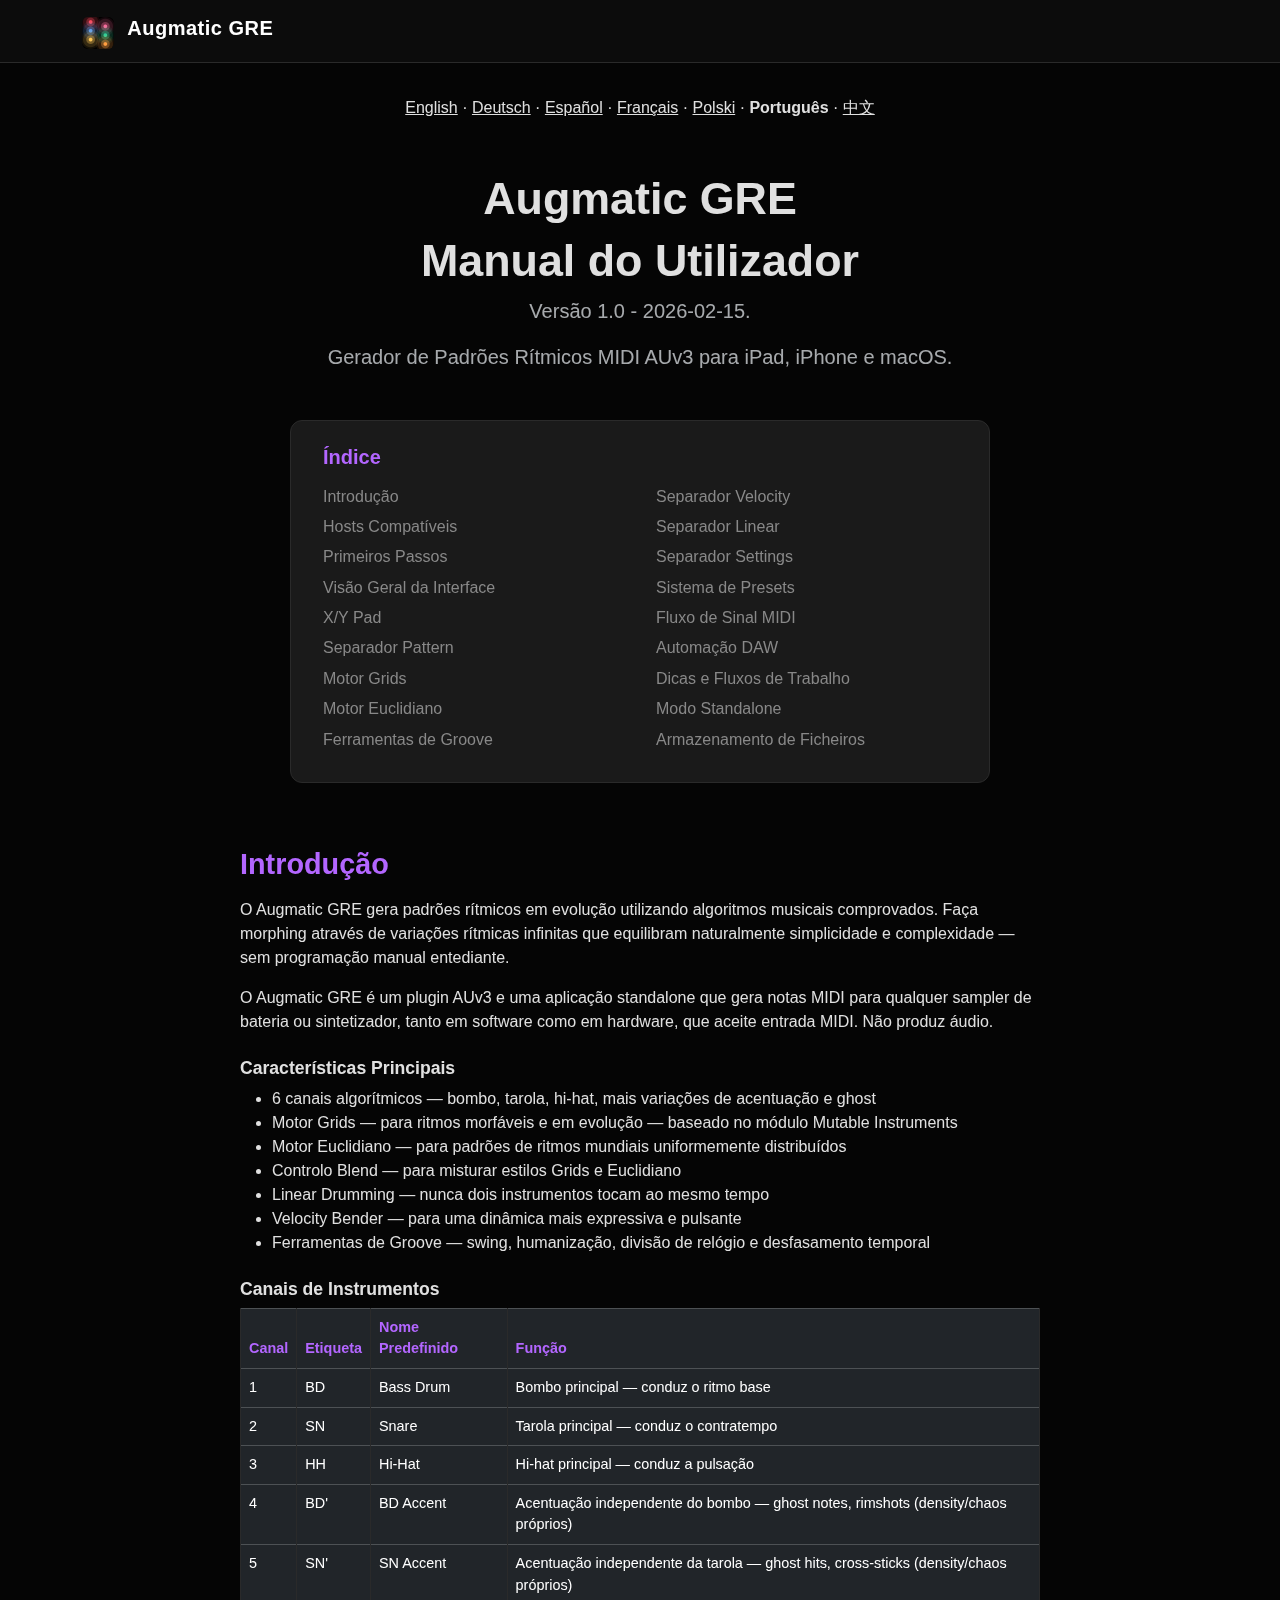
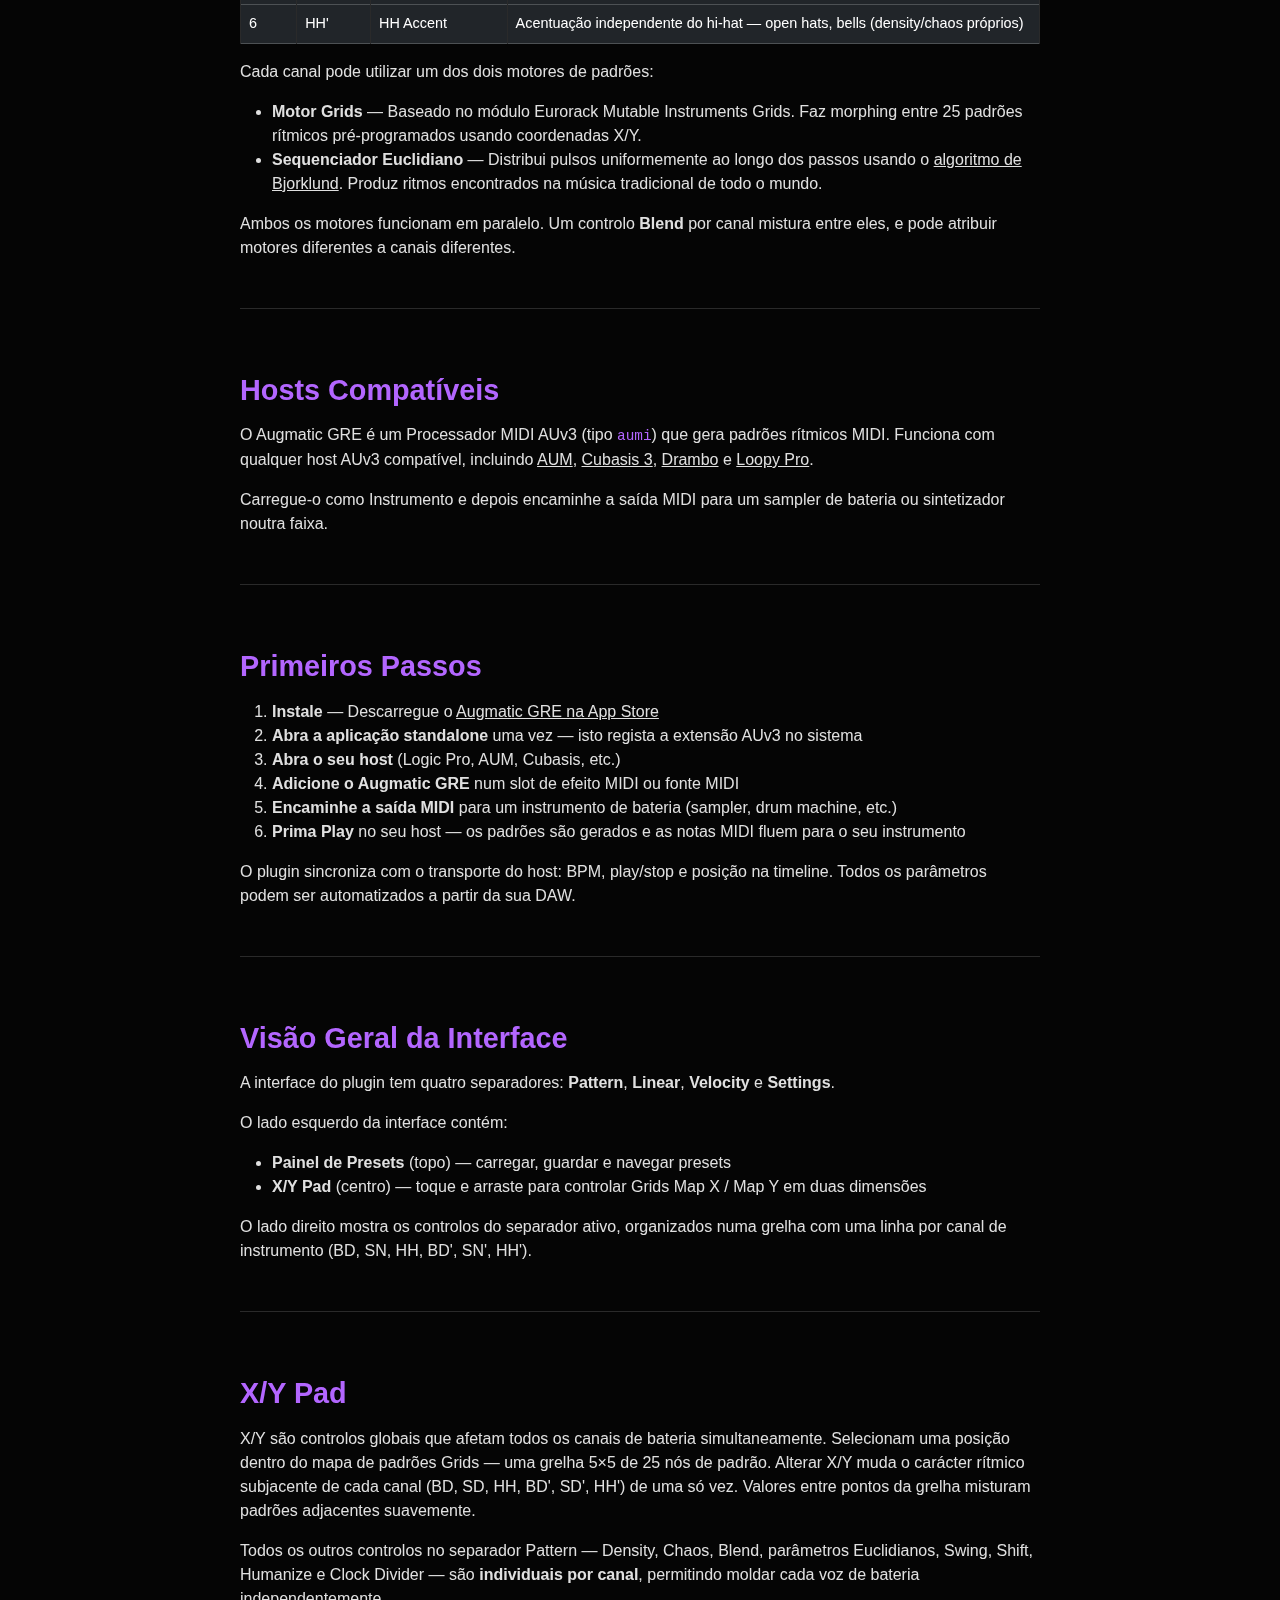
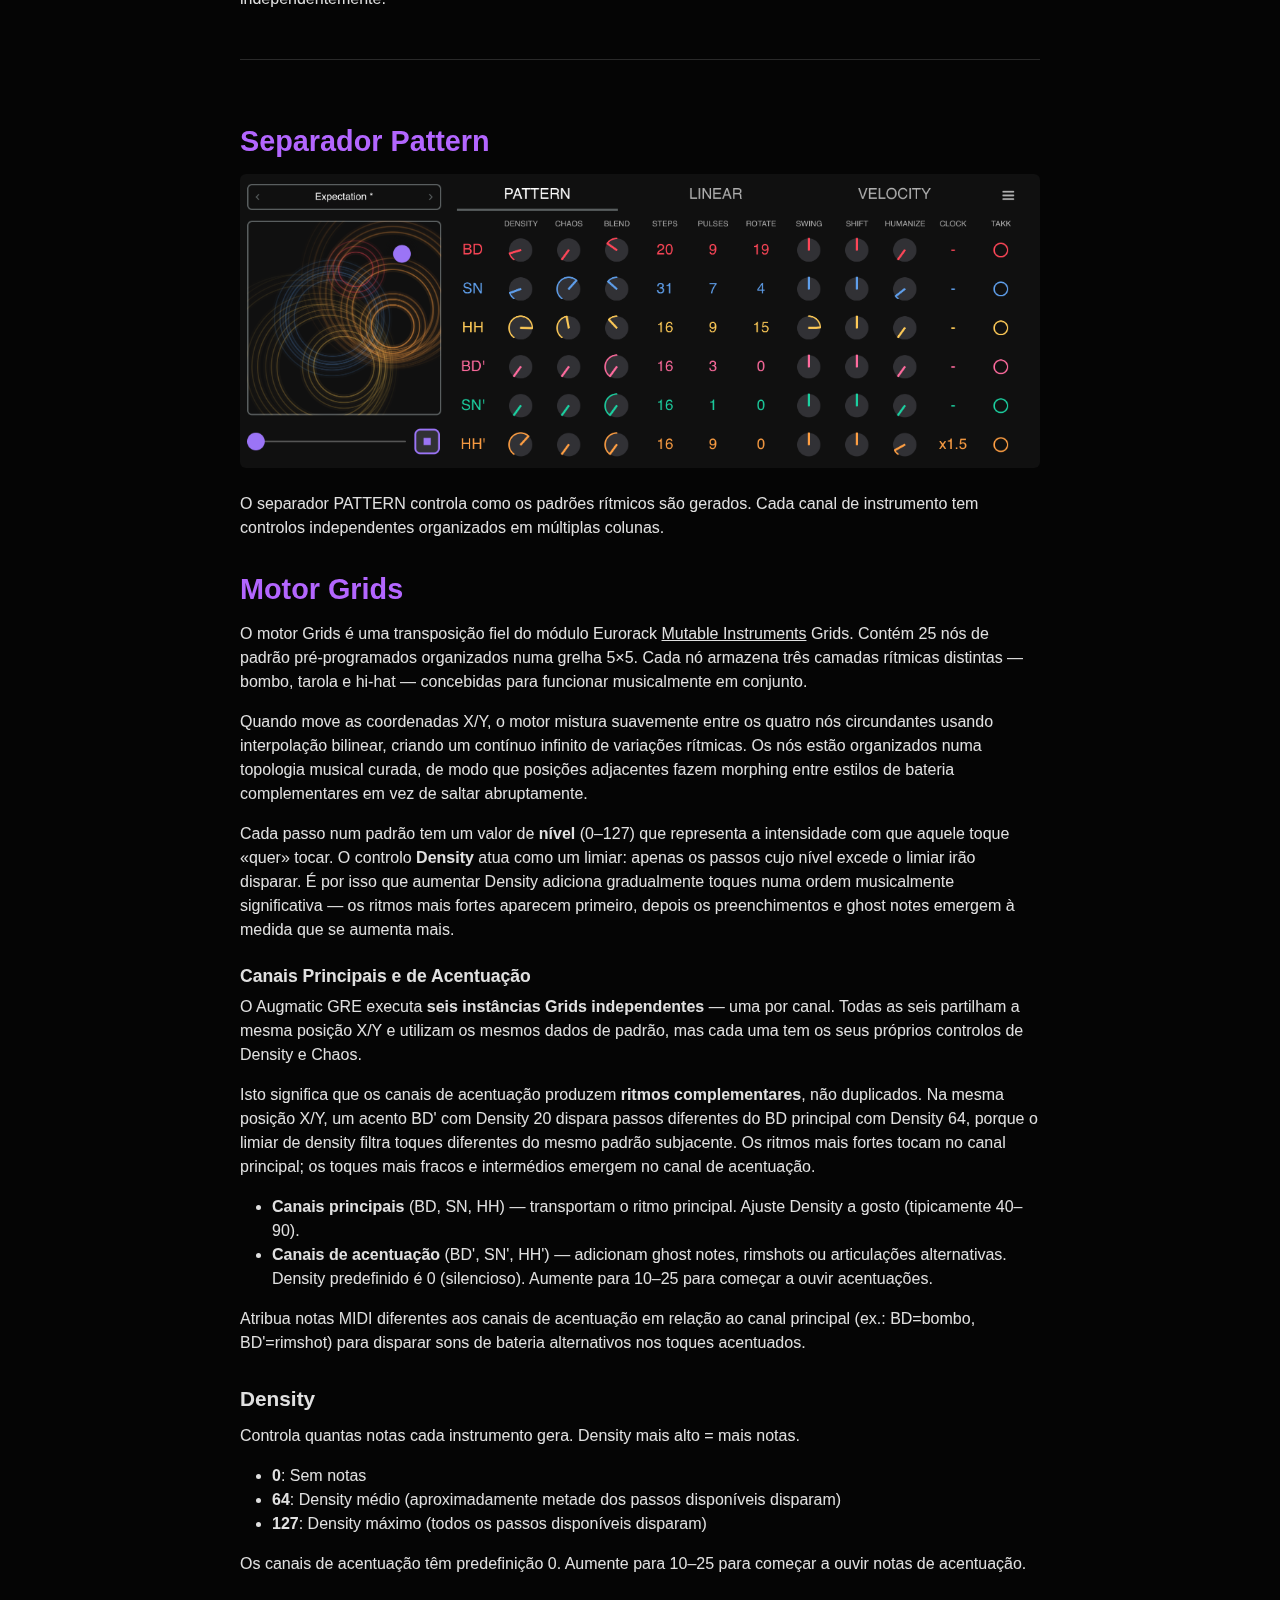
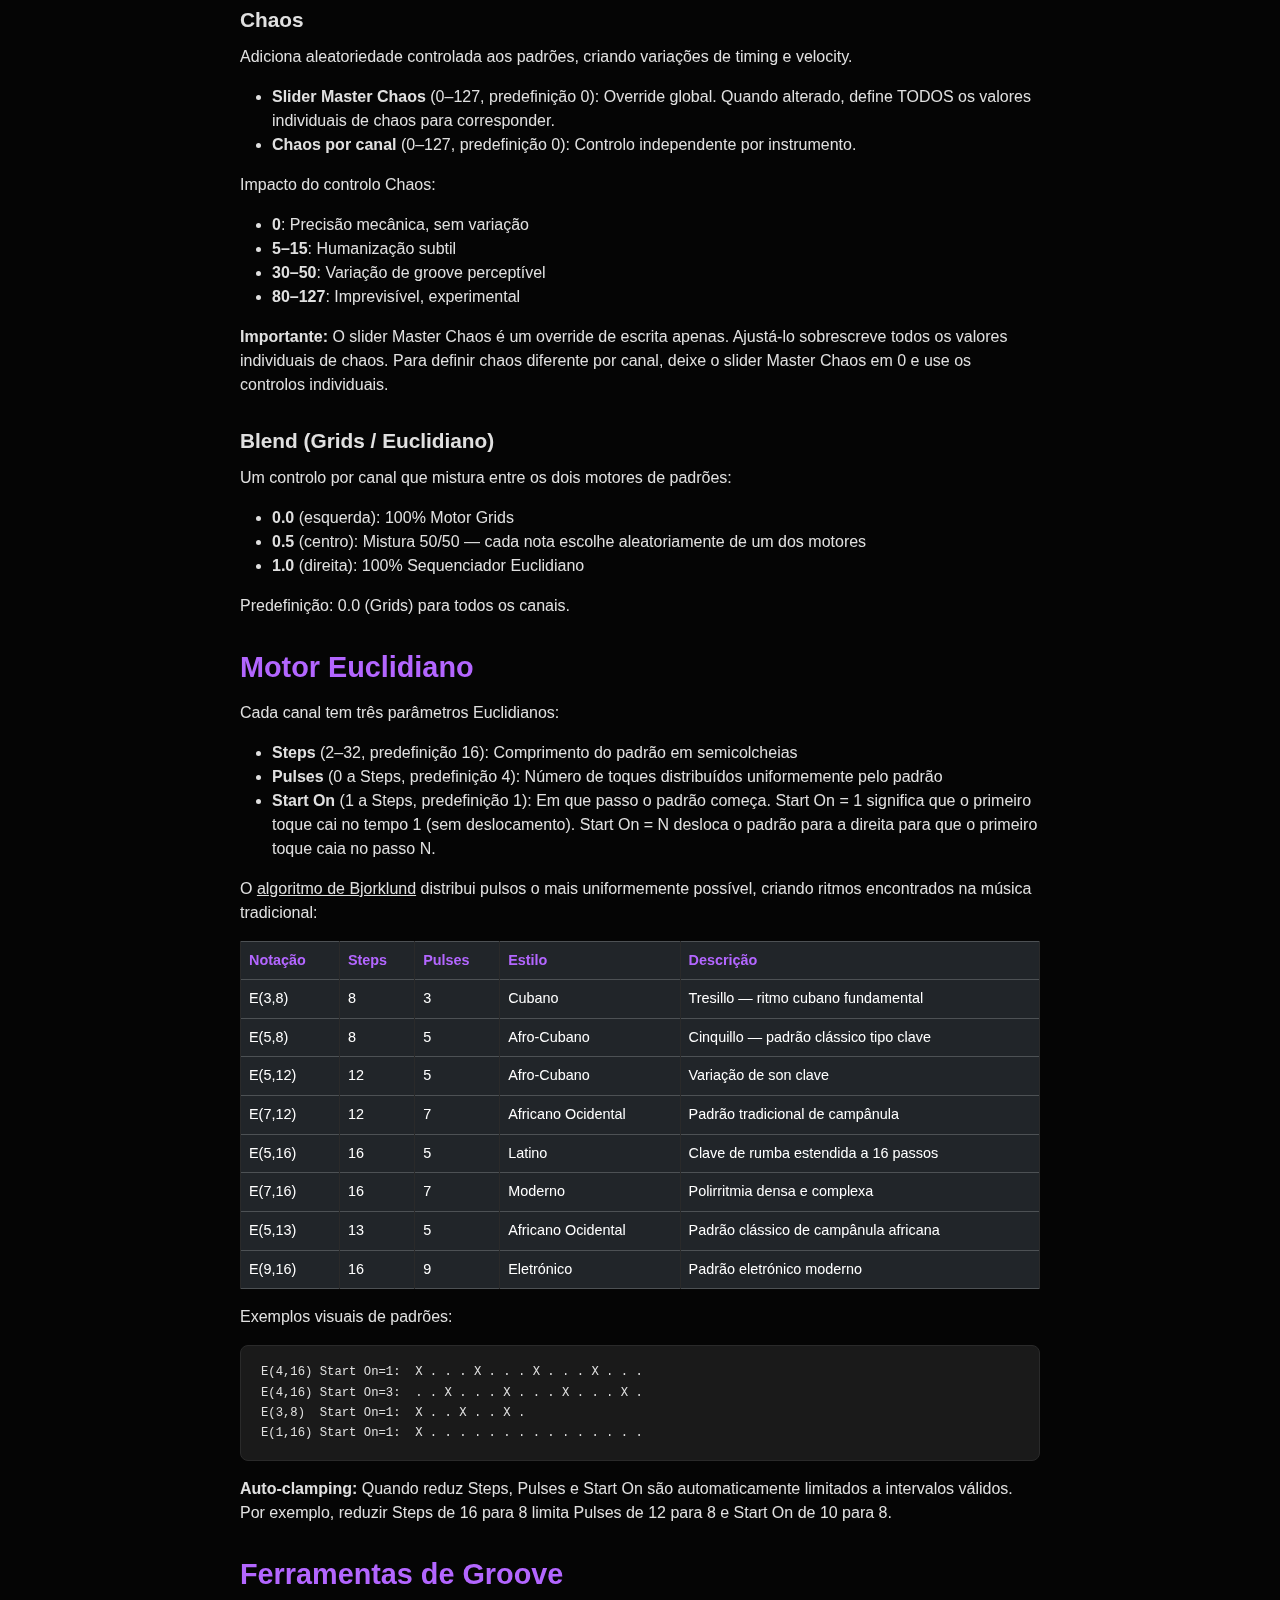
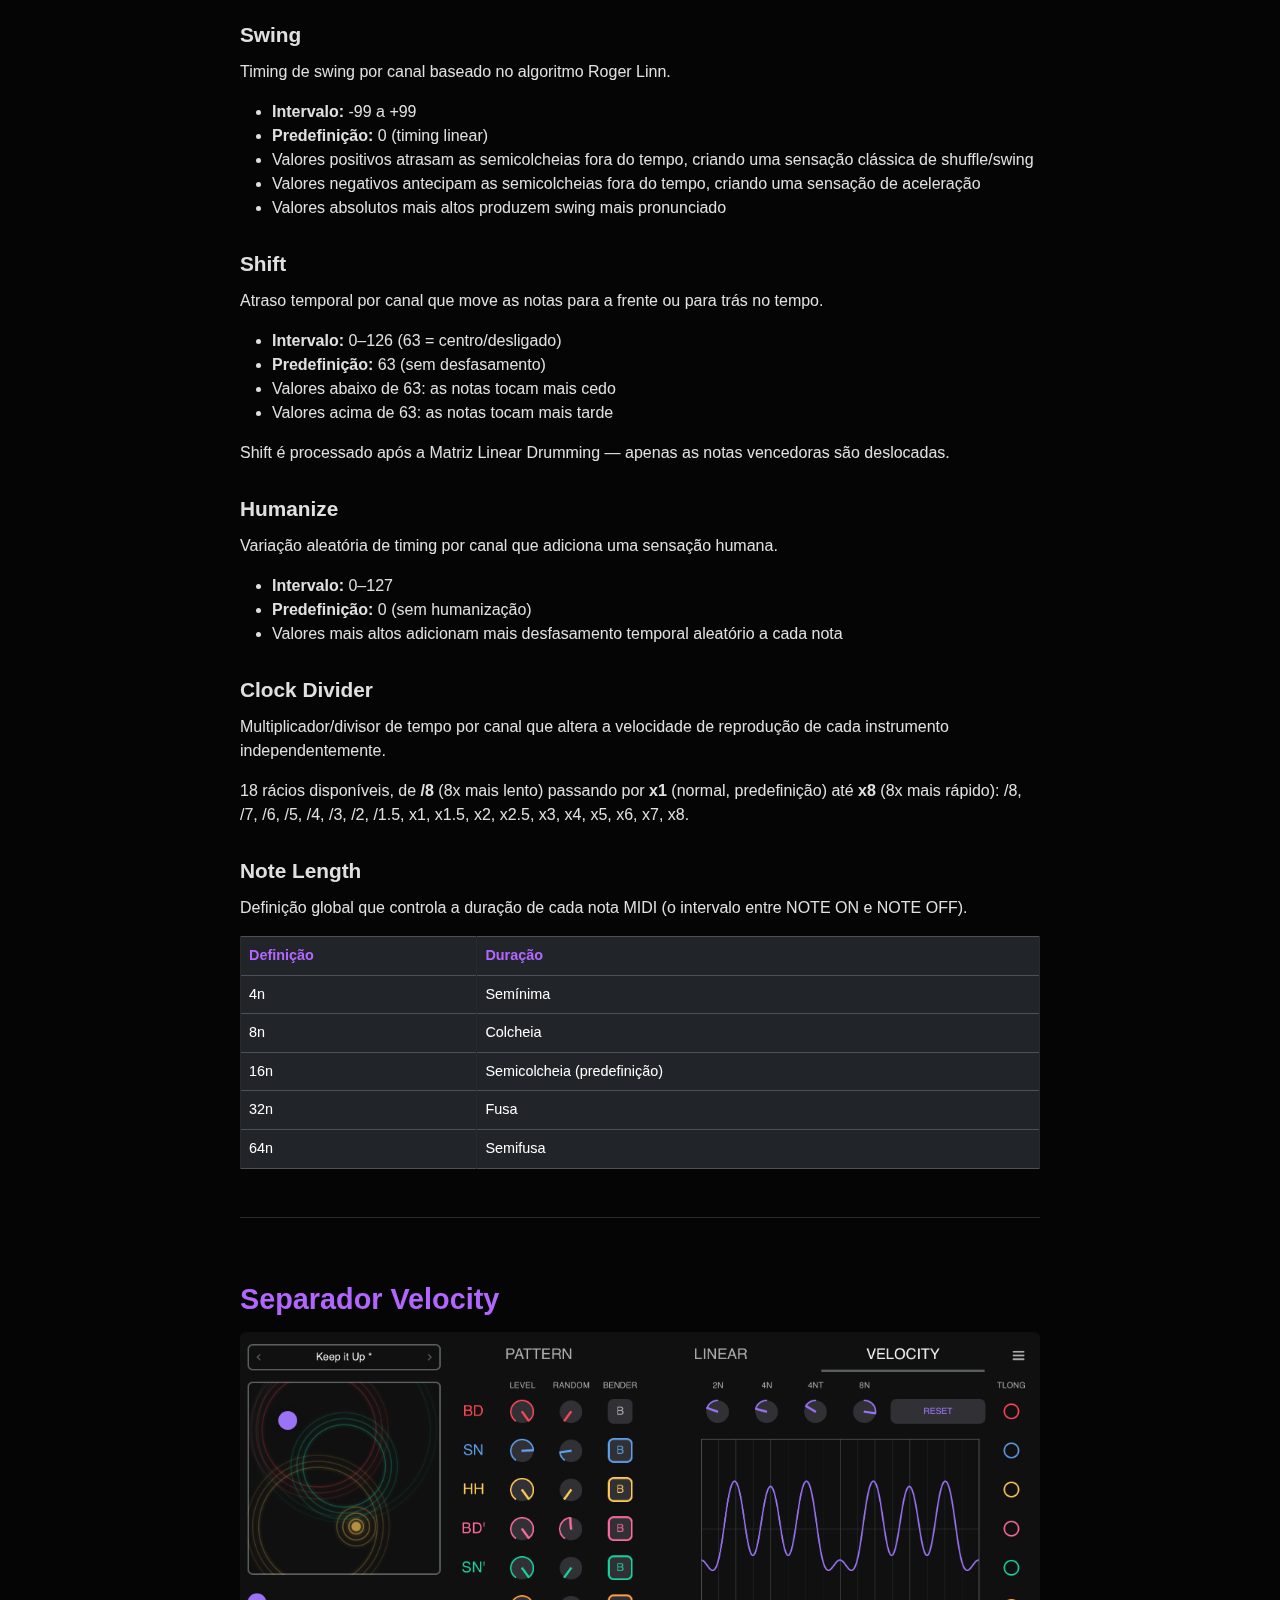
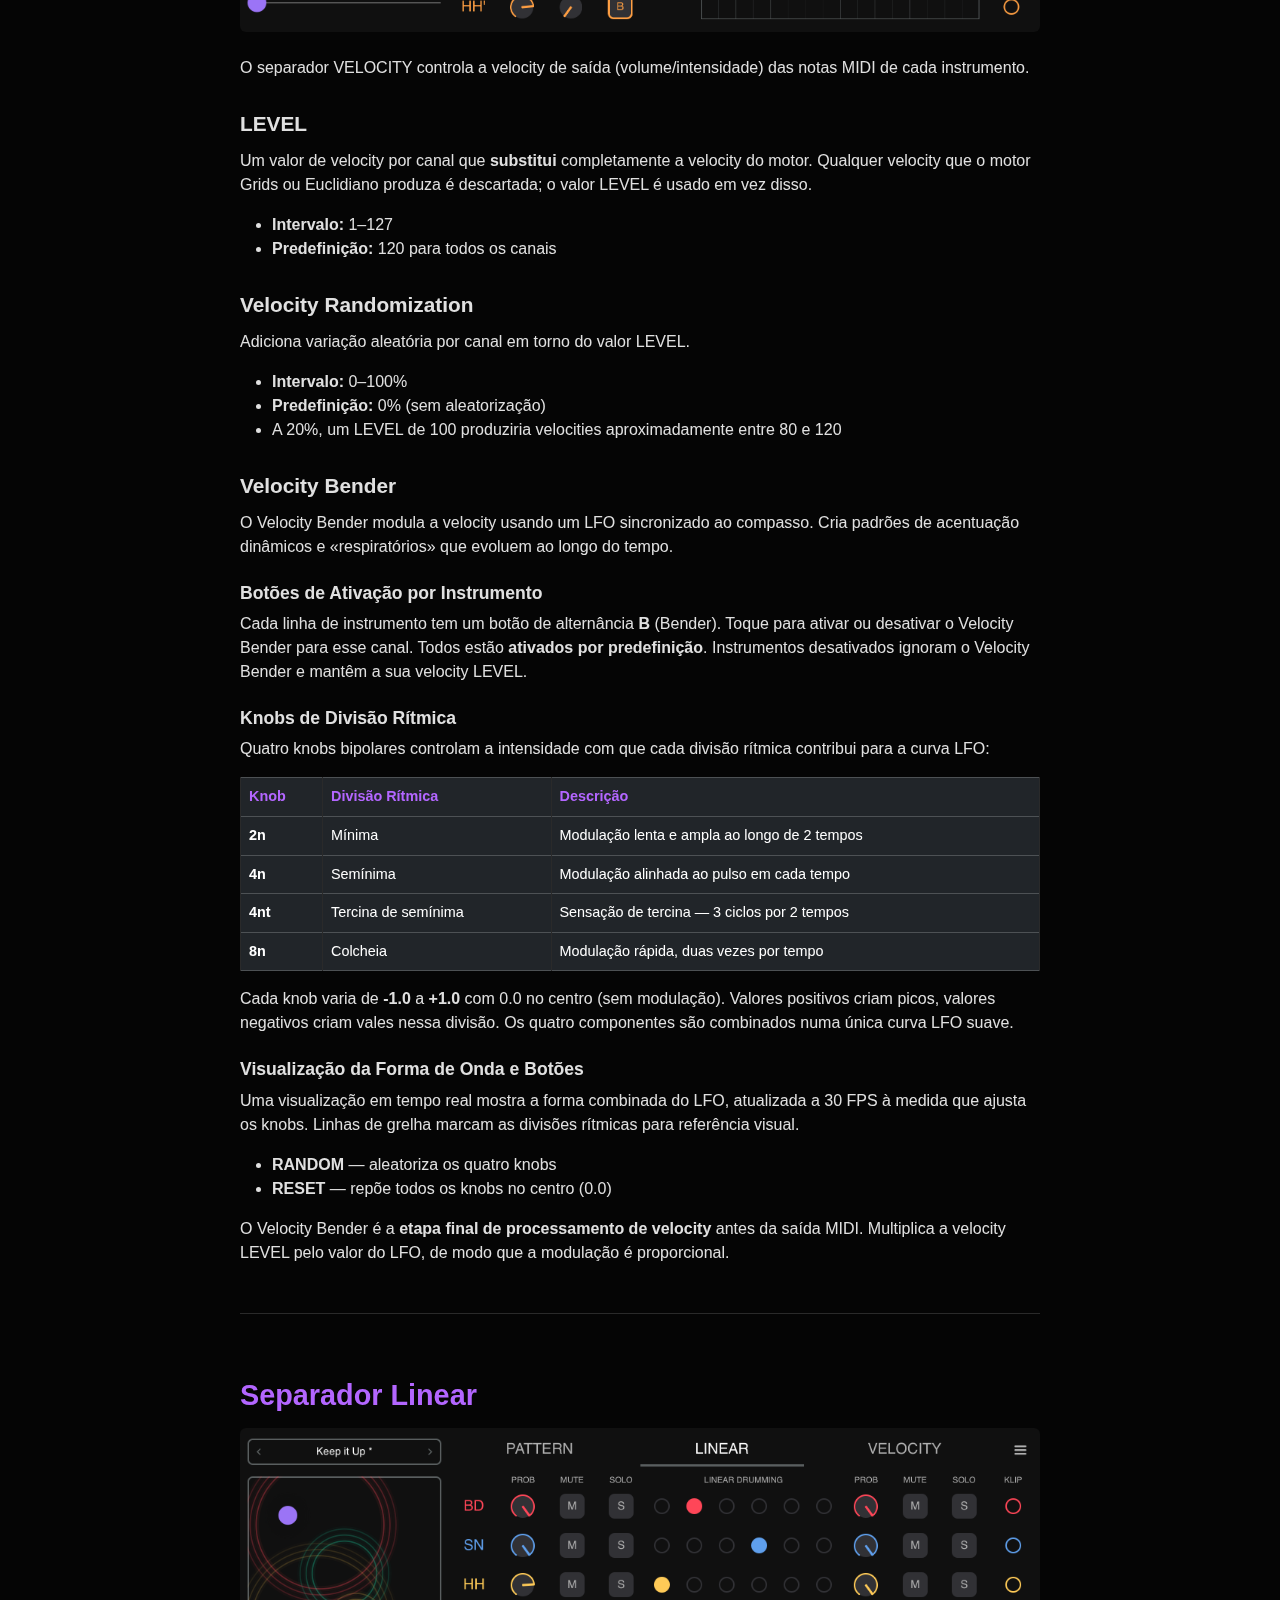
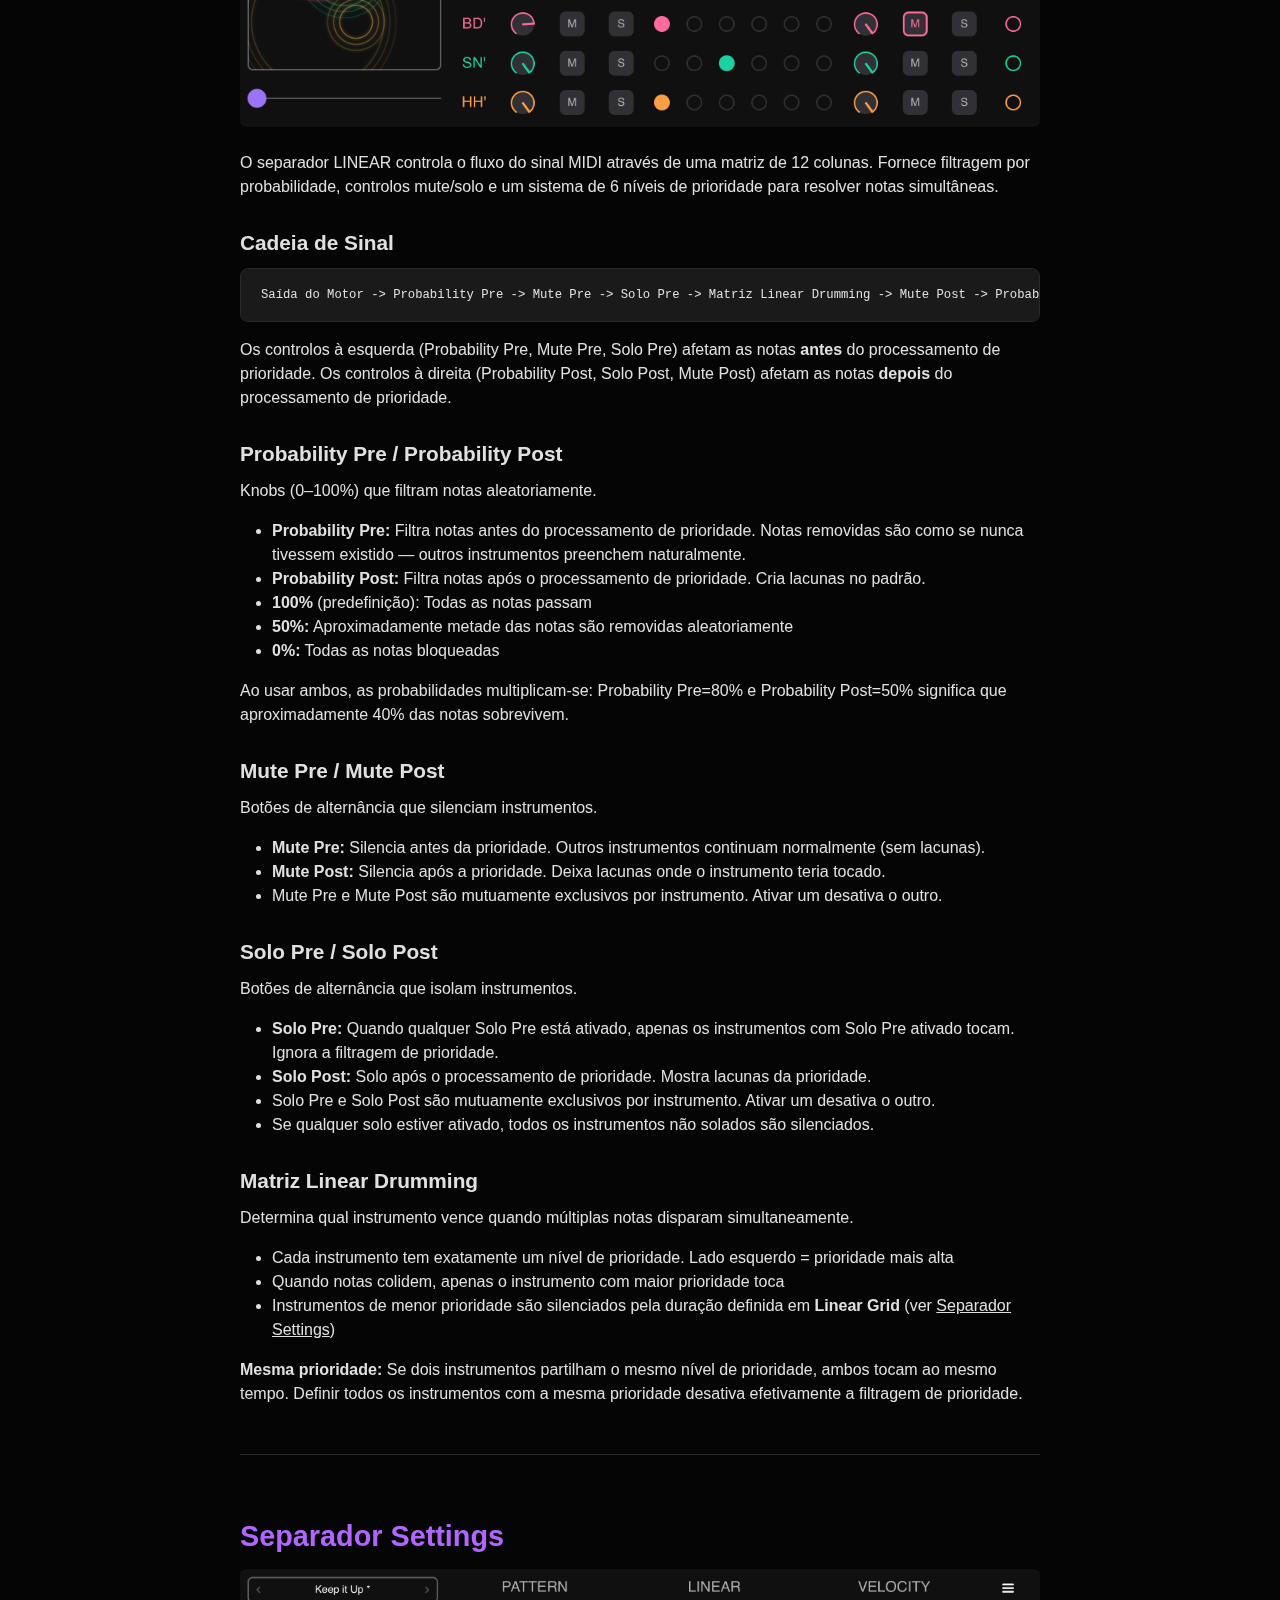
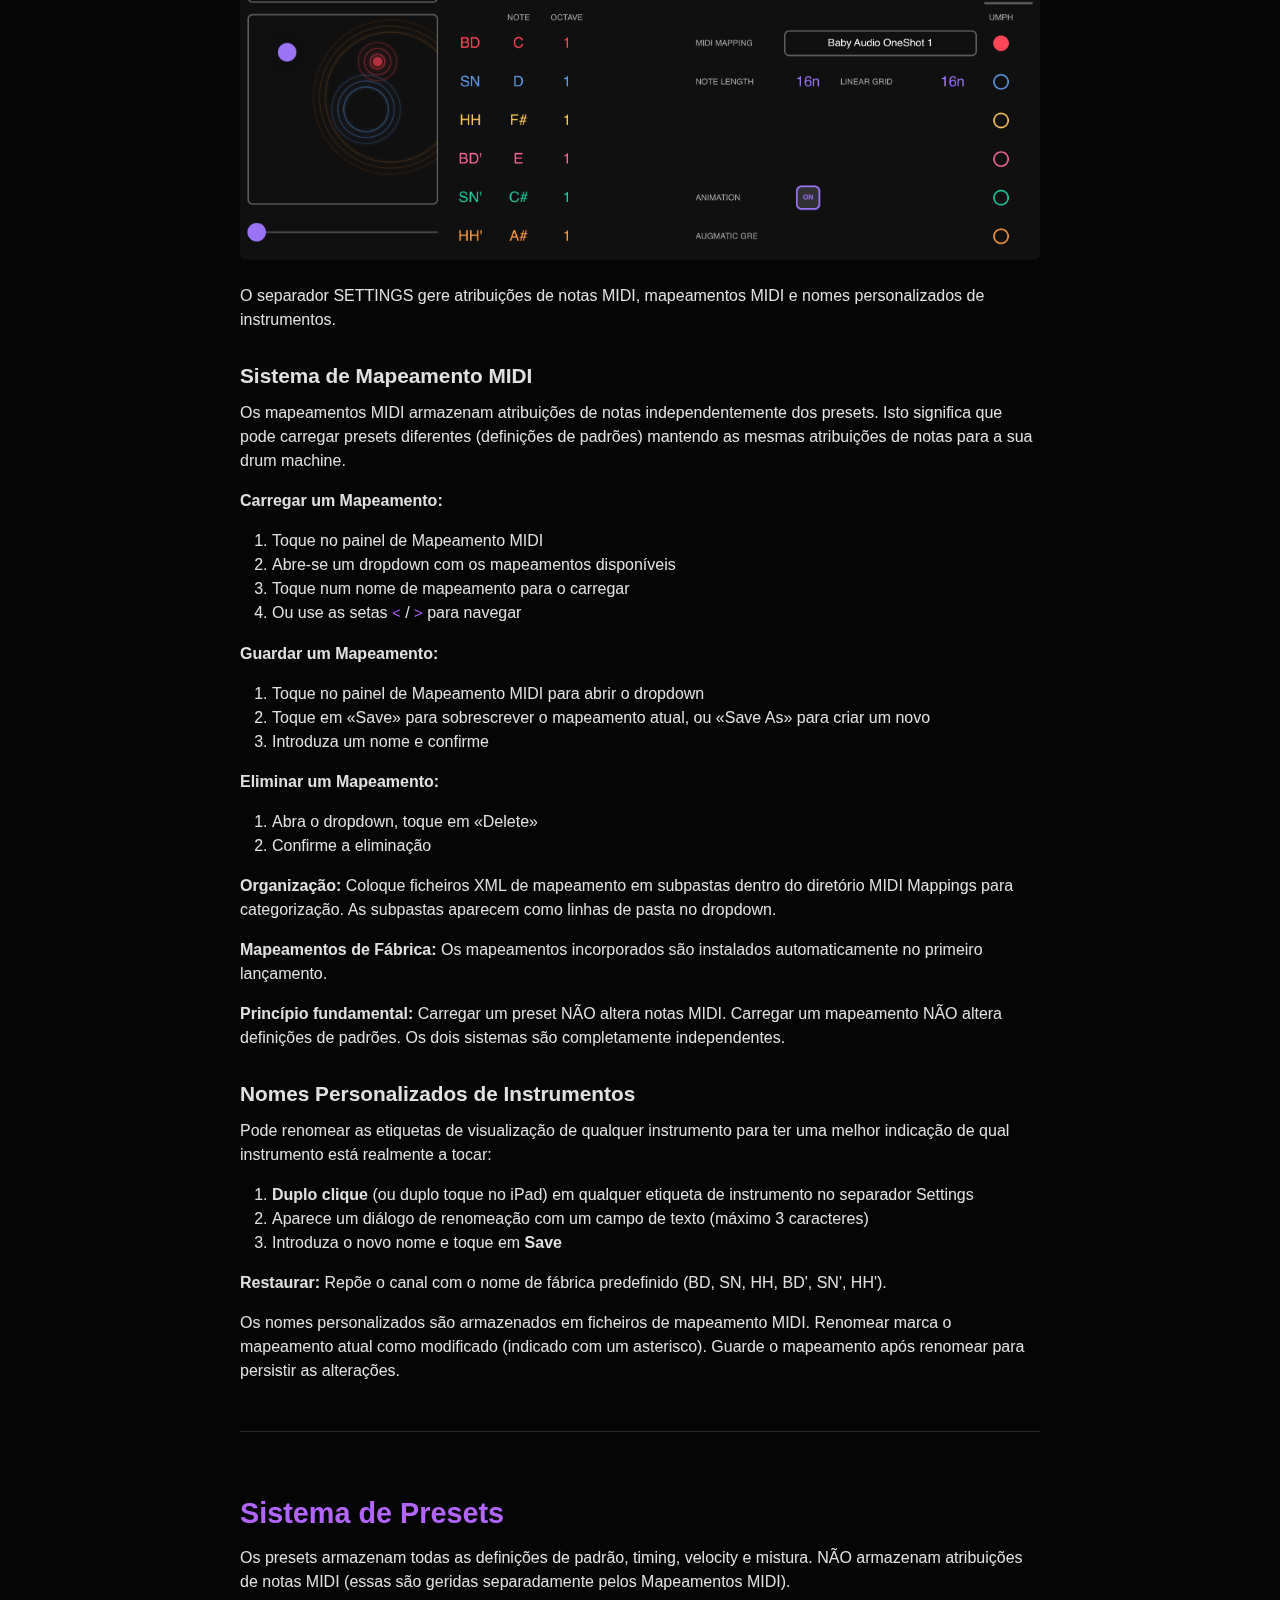
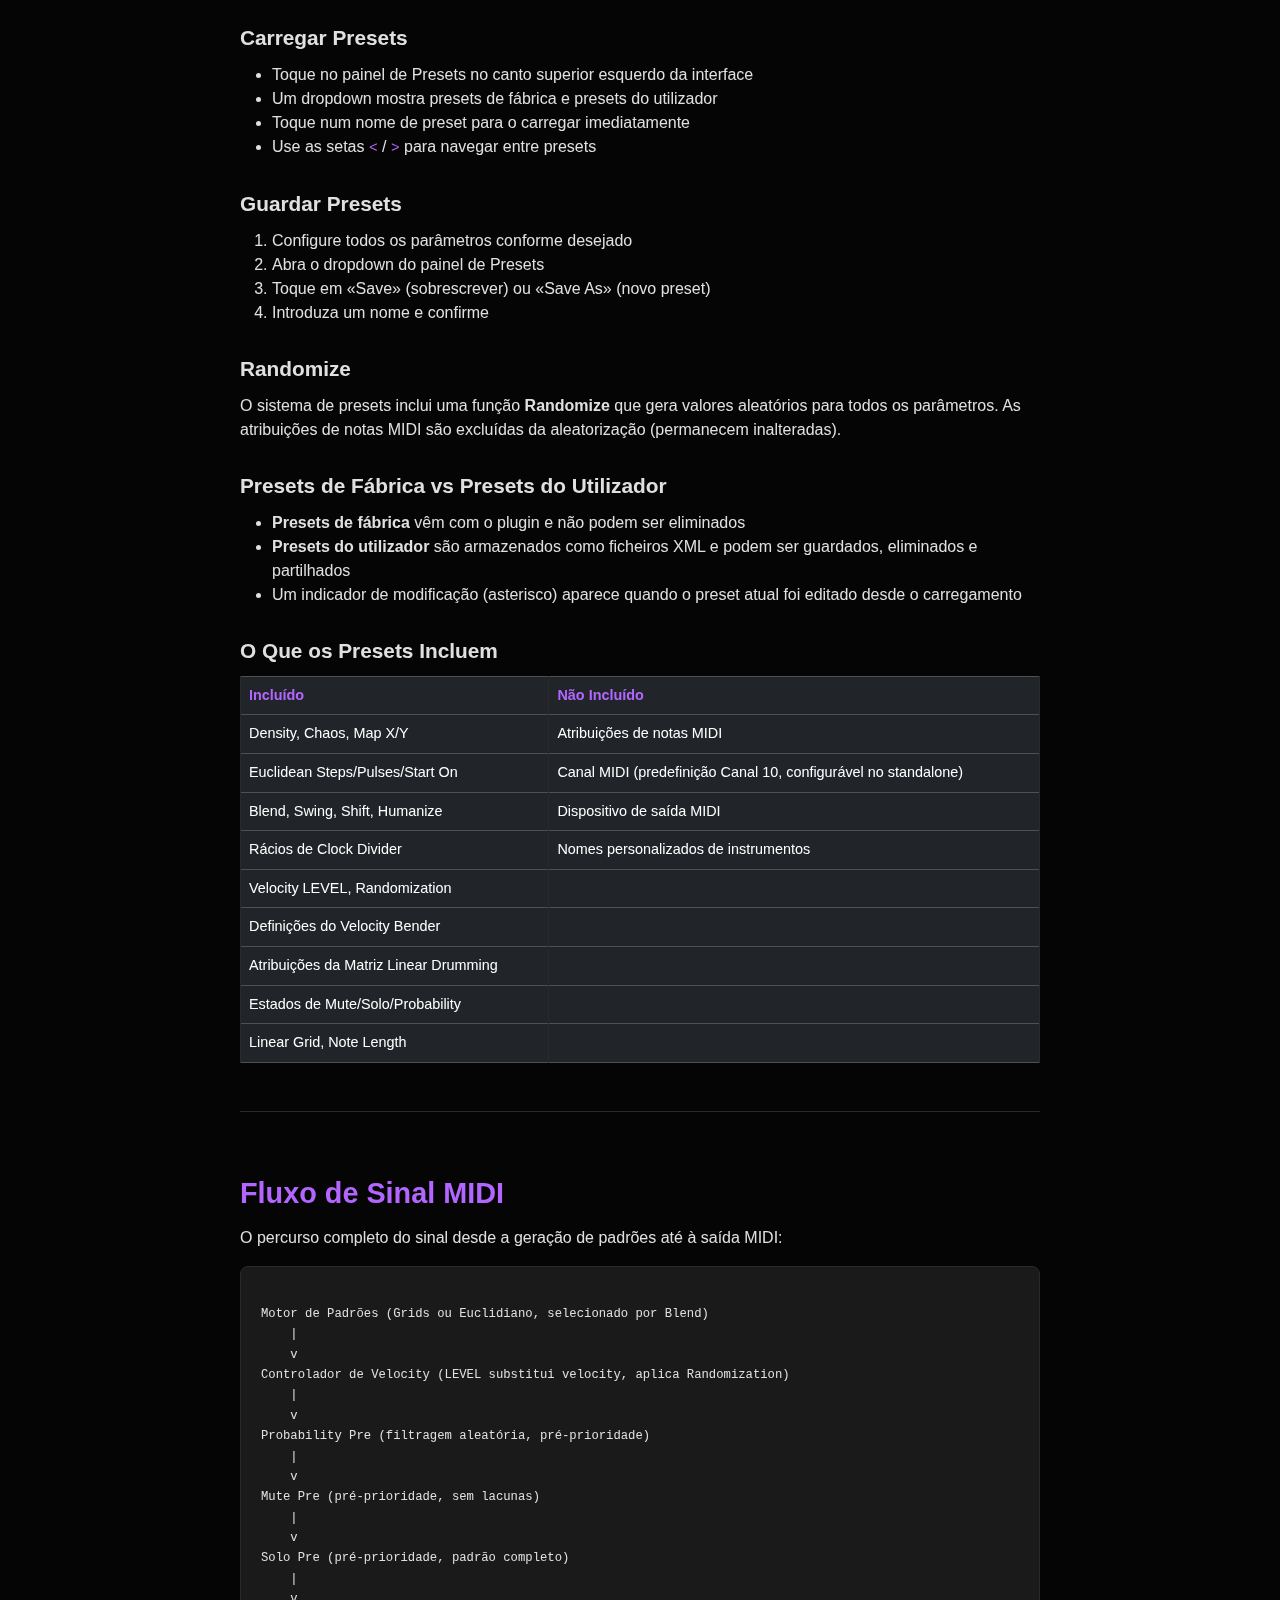
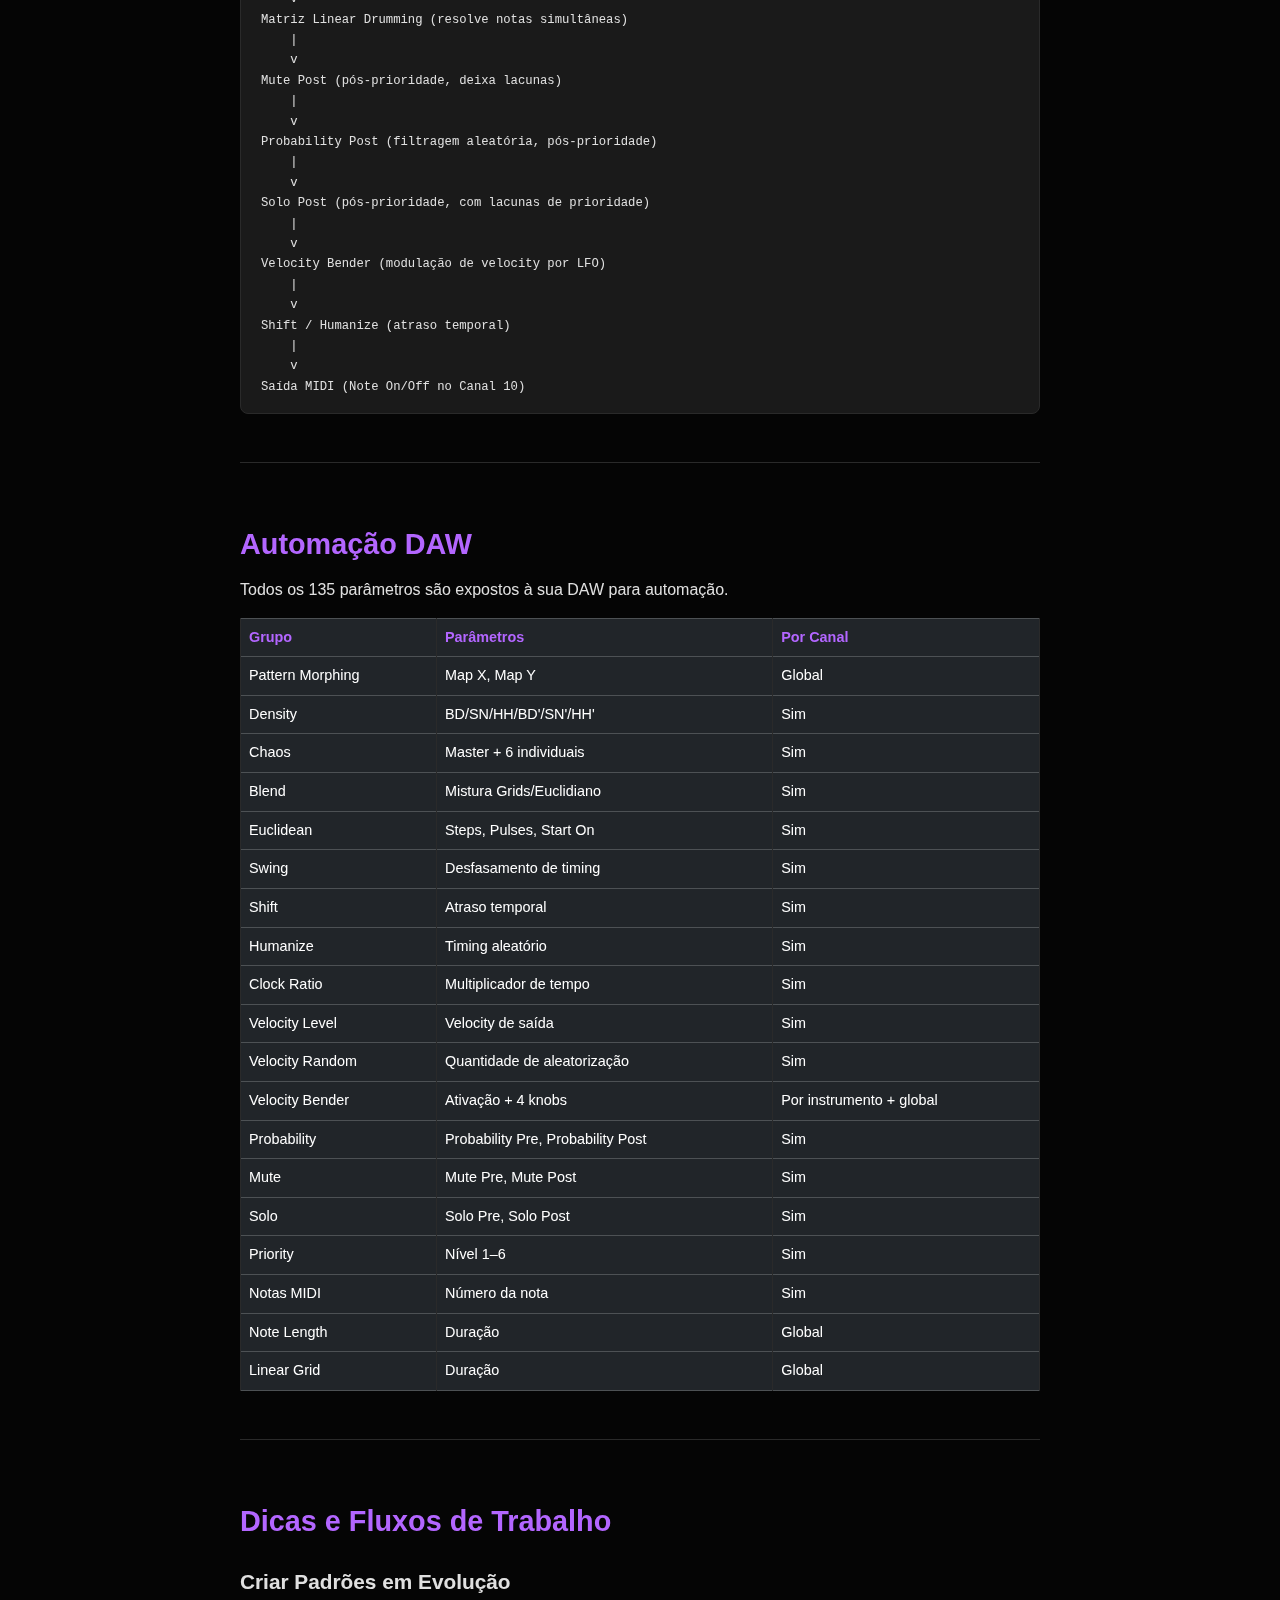
<file: docs/user-manual/pt.html>
<!DOCTYPE html>
<html lang="pt" data-bs-theme="dark">
<head>
    <meta charset="UTF-8">
    <meta name="viewport" content="width=device-width, initial-scale=1.0">
    <title>Manual - Augmatic GRE</title>
    <meta name="description" content="Manual do utilizador do Augmatic GRE, um gerador de padrões rítmicos MIDI AUv3 para macOS e iPad.">
    <link rel="icon" type="image/png" href="../img/app-icon.png">
    <link rel="stylesheet" href="../css/bootstrap.min.css">
    <link rel="stylesheet" href="../css/style.css">
</head>
<body>

    <!-- Navbar -->
    <nav class="navbar navbar-expand-lg fixed-top">
        <div class="container">
            <a class="navbar-brand text-white" href="../index.html">
                <img src="../img/app-icon.png" alt="Augmatic GRE" width="32" height="32" class="d-inline-block align-text-top me-2" style="border-radius: 6px;">
                Augmatic GRE
            </a>
            <button class="navbar-toggler" type="button" data-bs-toggle="collapse" data-bs-target="#navbarNav">
                <span class="navbar-toggler-icon"></span>
            </button>
            <div class="collapse navbar-collapse" id="navbarNav">
                <ul class="navbar-nav ms-auto">
                </ul>
            </div>
        </div>
    </nav>

    <!-- Manual Content -->
    <div class="manual-page">
        <div class="container">

            <!-- Language Selector -->
            <div class="text-center pt-3 pb-1">
                <a href="index.html">English</a> &#183; <a href="de.html">Deutsch</a> &#183; <a href="sp.html">Espa&ntilde;ol</a> &#183; <a href="fr.html">Fran&ccedil;ais</a> &#183; <a href="pl.html">Polski</a> &#183; <strong>Portugu&ecirc;s</strong> &#183; <a href="cn.html">&#20013;&#25991;</a>
            </div>

            <!-- Manual Header -->
            <div class="manual-header text-center">
                <h1>Augmatic GRE</h1>
                <h1>Manual do Utilizador</h1>
                <p class="lead text-muted">Versão 1.0 - 2026-02-15.</p>
                <p class="lead text-muted">Gerador de Padrões Rítmicos MIDI AUv3 para iPad, iPhone e macOS.</p>
            </div>

            <!-- Table of Contents -->
            <div class="manual-toc">
                <h5>Índice</h5>
                <ul>
                    <li><a href="#introduction">Introdução</a></li>
                    <li><a href="#compatible-hosts">Hosts Compatíveis</a></li>
                    <li><a href="#getting-started">Primeiros Passos</a></li>
                    <li><a href="#interface-overview">Visão Geral da Interface</a></li>
                    <li><a href="#xy-pad">X/Y Pad</a></li>
                    <li><a href="#pattern-tab">Separador Pattern</a></li>
                    <li><a href="#grids-engine">Motor Grids</a></li>
                    <li><a href="#euclidean-engine">Motor Euclidiano</a></li>
                    <li><a href="#groove-tools">Ferramentas de Groove</a></li>
                    <li><a href="#velocity-tab">Separador Velocity</a></li>
                    <li><a href="#linear-tab">Separador Linear</a></li>
                    <li><a href="#settings-tab">Separador Settings</a></li>
                    <li><a href="#preset-system">Sistema de Presets</a></li>
                    <li><a href="#signal-flow">Fluxo de Sinal MIDI</a></li>
                    <li><a href="#daw-automation">Automação DAW</a></li>
                    <li><a href="#tips">Dicas e Fluxos de Trabalho</a></li>
                    <li><a href="#standalone-mode">Modo Standalone</a></li>
                    <li><a href="#file-storage">Armazenamento de Ficheiros</a></li>
                </ul>
            </div>

            <div class="manual-content">

                <!-- Introduction -->
                <section id="introduction">
                    <h2>Introdução</h2>
                    <p>O Augmatic GRE gera padrões rítmicos em evolução utilizando algoritmos musicais comprovados. Faça morphing através de variações rítmicas infinitas que equilibram naturalmente simplicidade e complexidade &mdash; sem programação manual entediante.</p>
                    <p>O Augmatic GRE é um plugin AUv3 e uma aplicação standalone que gera notas MIDI para qualquer sampler de bateria ou sintetizador, tanto em software como em hardware, que aceite entrada MIDI. Não produz áudio.</p>

                    <h4>Características Principais</h4>
                    <ul>
                        <li>6 canais algorítmicos &mdash; bombo, tarola, hi&#8209;hat, mais variações de acentuação e ghost</li>
                        <li>Motor Grids &mdash; para ritmos morfáveis e em evolução &mdash; baseado no módulo Mutable Instruments</li>
                        <li>Motor Euclidiano &mdash; para padrões de ritmos mundiais uniformemente distribuídos</li>
                        <li>Controlo Blend &mdash; para misturar estilos Grids e Euclidiano</li>
                        <li>Linear Drumming &mdash; nunca dois instrumentos tocam ao mesmo tempo</li>
                        <li>Velocity Bender &mdash; para uma dinâmica mais expressiva e pulsante</li>
                        <li>Ferramentas de Groove &mdash; swing, humanização, divisão de relógio e desfasamento temporal</li>
                    </ul>

                    <h4>Canais de Instrumentos</h4>
                    <div class="table-responsive">
                        <table class="table table-dark table-bordered">
                            <thead><tr><th>Canal</th><th>Etiqueta</th><th>Nome Predefinido</th><th>Função</th></tr></thead>
                            <tbody>
                                <tr><td>1</td><td>BD</td><td>Bass Drum</td><td>Bombo principal &mdash; conduz o ritmo base</td></tr>
                                <tr><td>2</td><td>SN</td><td>Snare</td><td>Tarola principal &mdash; conduz o contratempo</td></tr>
                                <tr><td>3</td><td>HH</td><td>Hi-Hat</td><td>Hi-hat principal &mdash; conduz a pulsação</td></tr>
                                <tr><td>4</td><td>BD'</td><td>BD Accent</td><td>Acentuação independente do bombo &mdash; ghost notes, rimshots (density/chaos próprios)</td></tr>
                                <tr><td>5</td><td>SN'</td><td>SN Accent</td><td>Acentuação independente da tarola &mdash; ghost hits, cross-sticks (density/chaos próprios)</td></tr>
                                <tr><td>6</td><td>HH'</td><td>HH Accent</td><td>Acentuação independente do hi-hat &mdash; open hats, bells (density/chaos próprios)</td></tr>
                            </tbody>
                        </table>
                    </div>

                    <p>Cada canal pode utilizar um dos dois motores de padrões:</p>
                    <ul>
                        <li><strong>Motor Grids</strong> &mdash; Baseado no módulo Eurorack Mutable Instruments Grids. Faz morphing entre 25 padrões rítmicos pré-programados usando coordenadas X/Y.</li>
                        <li><strong>Sequenciador Euclidiano</strong> &mdash; Distribui pulsos uniformemente ao longo dos passos usando o <a href="https://en.wikipedia.org/wiki/Euclidean_rhythm" target="_blank" rel="noopener">algoritmo de Bjorklund</a>. Produz ritmos encontrados na música tradicional de todo o mundo.</li>
                    </ul>
                    <p>Ambos os motores funcionam em paralelo. Um controlo <strong>Blend</strong> por canal mistura entre eles, e pode atribuir motores diferentes a canais diferentes.</p>
                </section>

                <!-- Compatible Hosts -->
                <section id="compatible-hosts">
                    <h2>Hosts Compatíveis</h2>
                    <p>O Augmatic GRE é um Processador MIDI AUv3 (tipo <code>aumi</code>) que gera padrões rítmicos MIDI. Funciona com qualquer host AUv3 compatível, incluindo <a href="https://apps.apple.com/us/app/aum-audio-mixer/id1055636344" target="_blank" rel="noopener">AUM</a>, <a href="https://apps.apple.com/us/app/cubasis-3-music-studio/id1207839273" target="_blank" rel="noopener">Cubasis 3</a>, <a href="https://apps.apple.com/us/app/drambo/id1469365718" target="_blank" rel="noopener">Drambo</a> e <a href="https://apps.apple.com/us/app/loopy-pro-looper-daw-sampler/id1492670451" target="_blank" rel="noopener">Loopy Pro</a>.</p>
                    <p>Carregue-o como Instrumento e depois encaminhe a saída MIDI para um sampler de bateria ou sintetizador noutra faixa.</p>
                </section>

                <!-- Getting Started -->
                <section id="getting-started">
                    <h2>Primeiros Passos</h2>
                    <ol>
                        <li><strong>Instale</strong> &mdash; Descarregue o <a href="https://apps.apple.com/app/id6759214507" target="_blank" rel="noopener">Augmatic GRE na App Store</a></li>
                        <li><strong>Abra a aplicação standalone</strong> uma vez &mdash; isto regista a extensão AUv3 no sistema</li>
                        <li><strong>Abra o seu host</strong> (Logic Pro, AUM, Cubasis, etc.)</li>
                        <li><strong>Adicione o Augmatic GRE</strong> num slot de efeito MIDI ou fonte MIDI</li>
                        <li><strong>Encaminhe a saída MIDI</strong> para um instrumento de bateria (sampler, drum machine, etc.)</li>
                        <li><strong>Prima Play</strong> no seu host &mdash; os padrões são gerados e as notas MIDI fluem para o seu instrumento</li>
                    </ol>
                    <p>O plugin sincroniza com o transporte do host: BPM, play/stop e posição na timeline. Todos os parâmetros podem ser automatizados a partir da sua DAW.</p>
                </section>

                <!-- Interface Overview -->
                <section id="interface-overview">
                    <h2>Visão Geral da Interface</h2>
                    <p>A interface do plugin tem quatro separadores: <strong>Pattern</strong>, <strong>Linear</strong>, <strong>Velocity</strong> e <strong>Settings</strong>.</p>
                    <p>O lado esquerdo da interface contém:</p>
                    <ul>
                        <li><strong>Painel de Presets</strong> (topo) &mdash; carregar, guardar e navegar presets</li>
                        <li><strong>X/Y Pad</strong> (centro) &mdash; toque e arraste para controlar Grids Map X / Map Y em duas dimensões</li>
                    </ul>
                    <p>O lado direito mostra os controlos do separador ativo, organizados numa grelha com uma linha por canal de instrumento (BD, SN, HH, BD', SN', HH').</p>
                </section>

                <section id="xy-pad">
                    <h2>X/Y Pad</h2>
                    <p>X/Y são controlos globais que afetam todos os canais de bateria simultaneamente. Selecionam uma posição dentro do mapa de padrões Grids &mdash; uma grelha 5&times;5 de 25 nós de padrão. Alterar X/Y muda o carácter rítmico subjacente de cada canal (BD, SD, HH, BD', SD', HH') de uma só vez. Valores entre pontos da grelha misturam padrões adjacentes suavemente.</p>
                    <p>Todos os outros controlos no separador Pattern &mdash; Density, Chaos, Blend, parâmetros Euclidianos, Swing, Shift, Humanize e Clock Divider &mdash; são <strong>individuais por canal</strong>, permitindo moldar cada voz de bateria independentemente.</p>
                </section>

                <!-- Pattern Tab -->
                <section id="pattern-tab">
                    <h2>Separador Pattern</h2>
                    <img src="../img/screenshots/tab-1-pattern.png" class="img-fluid rounded mb-4" alt="Augmatic GRE — Separador Pattern">
                    <p>O separador PATTERN controla como os padrões rítmicos são gerados. Cada canal de instrumento tem controlos independentes organizados em múltiplas colunas.</p>

                    <h2 id="grids-engine">Motor Grids</h2>
                    <p>O motor Grids é uma transposição fiel do módulo Eurorack <a href="https://mutable-instruments.net/" target="_blank" rel="noopener">Mutable Instruments</a> Grids. Contém 25 nós de padrão pré-programados organizados numa grelha 5&times;5. Cada nó armazena três camadas rítmicas distintas &mdash; bombo, tarola e hi-hat &mdash; concebidas para funcionar musicalmente em conjunto.</p>
                    <p>Quando move as coordenadas X/Y, o motor mistura suavemente entre os quatro nós circundantes usando interpolação bilinear, criando um contínuo infinito de variações rítmicas. Os nós estão organizados numa topologia musical curada, de modo que posições adjacentes fazem morphing entre estilos de bateria complementares em vez de saltar abruptamente.</p>
                    <p>Cada passo num padrão tem um valor de <strong>nível</strong> (0&ndash;127) que representa a intensidade com que aquele toque &laquo;quer&raquo; tocar. O controlo <strong>Density</strong> atua como um limiar: apenas os passos cujo nível excede o limiar irão disparar. É por isso que aumentar Density adiciona gradualmente toques numa ordem musicalmente significativa &mdash; os ritmos mais fortes aparecem primeiro, depois os preenchimentos e ghost notes emergem à medida que se aumenta mais.</p>

                    <h4>Canais Principais e de Acentuação</h4>
                    <p>O Augmatic GRE executa <strong>seis instâncias Grids independentes</strong> &mdash; uma por canal. Todas as seis partilham a mesma posição X/Y e utilizam os mesmos dados de padrão, mas cada uma tem os seus próprios controlos de Density e Chaos.</p>
                    <p>Isto significa que os canais de acentuação produzem <strong>ritmos complementares</strong>, não duplicados. Na mesma posição X/Y, um acento BD' com Density 20 dispara passos diferentes do BD principal com Density 64, porque o limiar de density filtra toques diferentes do mesmo padrão subjacente. Os ritmos mais fortes tocam no canal principal; os toques mais fracos e intermédios emergem no canal de acentuação.</p>
                    <ul>
                        <li><strong>Canais principais</strong> (BD, SN, HH) &mdash; transportam o ritmo principal. Ajuste Density a gosto (tipicamente 40&ndash;90).</li>
                        <li><strong>Canais de acentuação</strong> (BD', SN', HH') &mdash; adicionam ghost notes, rimshots ou articulações alternativas. Density predefinido é 0 (silencioso). Aumente para 10&ndash;25 para começar a ouvir acentuações.</li>
                    </ul>
                    <p>Atribua notas MIDI diferentes aos canais de acentuação em relação ao canal principal (ex.: BD=bombo, BD'=rimshot) para disparar sons de bateria alternativos nos toques acentuados.</p>

                    <h3>Density</h3>
                    <p>Controla quantas notas cada instrumento gera. Density mais alto = mais notas.</p>
                    <ul>
                        <li><strong>0</strong>: Sem notas</li>
                        <li><strong>64</strong>: Density médio (aproximadamente metade dos passos disponíveis disparam)</li>
                        <li><strong>127</strong>: Density máximo (todos os passos disponíveis disparam)</li>
                    </ul>
                    <p>Os canais de acentuação têm predefinição 0. Aumente para 10&ndash;25 para começar a ouvir notas de acentuação.</p>

                    <h3>Chaos</h3>
                    <p>Adiciona aleatoriedade controlada aos padrões, criando variações de timing e velocity.</p>
                    <ul>
                        <li><strong>Slider Master Chaos</strong> (0&ndash;127, predefinição 0): Override global. Quando alterado, define TODOS os valores individuais de chaos para corresponder.</li>
                        <li><strong>Chaos por canal</strong> (0&ndash;127, predefinição 0): Controlo independente por instrumento.</li>
                    </ul>
                    <p>Impacto do controlo Chaos:</p>
                    <ul>
                        <li><strong>0</strong>: Precisão mecânica, sem variação</li>
                        <li><strong>5&ndash;15</strong>: Humanização subtil</li>
                        <li><strong>30&ndash;50</strong>: Variação de groove perceptível</li>
                        <li><strong>80&ndash;127</strong>: Imprevisível, experimental</li>
                    </ul>
                    <p><strong>Importante:</strong> O slider Master Chaos é um override de escrita apenas. Ajustá-lo sobrescreve todos os valores individuais de chaos. Para definir chaos diferente por canal, deixe o slider Master Chaos em 0 e use os controlos individuais.</p>

                    <h3>Blend (Grids / Euclidiano)</h3>
                    <p>Um controlo por canal que mistura entre os dois motores de padrões:</p>
                    <ul>
                        <li><strong>0.0</strong> (esquerda): 100% Motor Grids</li>
                        <li><strong>0.5</strong> (centro): Mistura 50/50 &mdash; cada nota escolhe aleatoriamente de um dos motores</li>
                        <li><strong>1.0</strong> (direita): 100% Sequenciador Euclidiano</li>
                    </ul>
                    <p>Predefinição: 0.0 (Grids) para todos os canais.</p>

                    <h2 id="euclidean-engine">Motor Euclidiano</h2>
                    <p>Cada canal tem três parâmetros Euclidianos:</p>
                    <ul>
                        <li><strong>Steps</strong> (2&ndash;32, predefinição 16): Comprimento do padrão em semicolcheias</li>
                        <li><strong>Pulses</strong> (0 a Steps, predefinição 4): Número de toques distribuídos uniformemente pelo padrão</li>
                        <li><strong>Start On</strong> (1 a Steps, predefinição 1): Em que passo o padrão começa. Start On = 1 significa que o primeiro toque cai no tempo 1 (sem deslocamento). Start On = N desloca o padrão para a direita para que o primeiro toque caia no passo N.</li>
                    </ul>
                    <p>O <a href="https://en.wikipedia.org/wiki/Euclidean_rhythm" target="_blank" rel="noopener">algoritmo de Bjorklund</a> distribui pulsos o mais uniformemente possível, criando ritmos encontrados na música tradicional:</p>
                    <div class="table-responsive">
                        <table class="table table-dark table-bordered">
                            <thead><tr><th>Notação</th><th>Steps</th><th>Pulses</th><th>Estilo</th><th>Descrição</th></tr></thead>
                            <tbody>
                                <tr><td>E(3,8)</td><td>8</td><td>3</td><td>Cubano</td><td>Tresillo &mdash; ritmo cubano fundamental</td></tr>
                                <tr><td>E(5,8)</td><td>8</td><td>5</td><td>Afro-Cubano</td><td>Cinquillo &mdash; padrão clássico tipo clave</td></tr>
                                <tr><td>E(5,12)</td><td>12</td><td>5</td><td>Afro-Cubano</td><td>Variação de son clave</td></tr>
                                <tr><td>E(7,12)</td><td>12</td><td>7</td><td>Africano Ocidental</td><td>Padrão tradicional de campânula</td></tr>
                                <tr><td>E(5,16)</td><td>16</td><td>5</td><td>Latino</td><td>Clave de rumba estendida a 16 passos</td></tr>
                                <tr><td>E(7,16)</td><td>16</td><td>7</td><td>Moderno</td><td>Polirritmia densa e complexa</td></tr>
                                <tr><td>E(5,13)</td><td>13</td><td>5</td><td>Africano Ocidental</td><td>Padrão clássico de campânula africana</td></tr>
                                <tr><td>E(9,16)</td><td>16</td><td>9</td><td>Eletrónico</td><td>Padrão eletrónico moderno</td></tr>
                            </tbody>
                        </table>
                    </div>
                    <p>Exemplos visuais de padrões:</p>
                    <pre><code>E(4,16) Start On=1:  X . . . X . . . X . . . X . . .
E(4,16) Start On=3:  . . X . . . X . . . X . . . X .
E(3,8)  Start On=1:  X . . X . . X .
E(1,16) Start On=1:  X . . . . . . . . . . . . . . .</code></pre>
                    <p><strong>Auto-clamping:</strong> Quando reduz Steps, Pulses e Start On são automaticamente limitados a intervalos válidos. Por exemplo, reduzir Steps de 16 para 8 limita Pulses de 12 para 8 e Start On de 10 para 8.</p>

                    <h2 id="groove-tools">Ferramentas de Groove</h2>
                    <h3>Swing</h3>
                    <p>Timing de swing por canal baseado no algoritmo Roger Linn.</p>
                    <ul>
                        <li><strong>Intervalo:</strong> -99 a +99</li>
                        <li><strong>Predefinição:</strong> 0 (timing linear)</li>
                        <li>Valores positivos atrasam as semicolcheias fora do tempo, criando uma sensação clássica de shuffle/swing</li>
                        <li>Valores negativos antecipam as semicolcheias fora do tempo, criando uma sensação de aceleração</li>
                        <li>Valores absolutos mais altos produzem swing mais pronunciado</li>
                    </ul>

                    <h3>Shift</h3>
                    <p>Atraso temporal por canal que move as notas para a frente ou para trás no tempo.</p>
                    <ul>
                        <li><strong>Intervalo:</strong> 0&ndash;126 (63 = centro/desligado)</li>
                        <li><strong>Predefinição:</strong> 63 (sem desfasamento)</li>
                        <li>Valores abaixo de 63: as notas tocam mais cedo</li>
                        <li>Valores acima de 63: as notas tocam mais tarde</li>
                    </ul>
                    <p>Shift é processado após a Matriz Linear Drumming &mdash; apenas as notas vencedoras são deslocadas.</p>

                    <h3>Humanize</h3>
                    <p>Variação aleatória de timing por canal que adiciona uma sensação humana.</p>
                    <ul>
                        <li><strong>Intervalo:</strong> 0&ndash;127</li>
                        <li><strong>Predefinição:</strong> 0 (sem humanização)</li>
                        <li>Valores mais altos adicionam mais desfasamento temporal aleatório a cada nota</li>
                    </ul>

                    <h3>Clock Divider</h3>
                    <p>Multiplicador/divisor de tempo por canal que altera a velocidade de reprodução de cada instrumento independentemente.</p>
                    <p>18 rácios disponíveis, de <strong>/8</strong> (8x mais lento) passando por <strong>x1</strong> (normal, predefinição) até <strong>x8</strong> (8x mais rápido): /8, /7, /6, /5, /4, /3, /2, /1.5, x1, x1.5, x2, x2.5, x3, x4, x5, x6, x7, x8.</p>

                    <h3>Note Length</h3>
                    <p>Definição global que controla a duração de cada nota MIDI (o intervalo entre NOTE ON e NOTE OFF).</p>
                    <div class="table-responsive">
                        <table class="table table-dark table-bordered">
                            <thead><tr><th>Definição</th><th>Duração</th></tr></thead>
                            <tbody>
                                <tr><td>4n</td><td>Semínima</td></tr>
                                <tr><td>8n</td><td>Colcheia</td></tr>
                                <tr><td>16n</td><td>Semicolcheia (predefinição)</td></tr>
                                <tr><td>32n</td><td>Fusa</td></tr>
                                <tr><td>64n</td><td>Semifusa</td></tr>
                            </tbody>
                        </table>
                    </div>
                </section>

                <!-- Velocity Tab -->
                <section id="velocity-tab">
                    <h2>Separador Velocity</h2>
                    <img src="../img/screenshots/tab-3-velocity.png" class="img-fluid rounded mb-4" alt="Augmatic GRE — Separador Velocity">
                    <p>O separador VELOCITY controla a velocity de saída (volume/intensidade) das notas MIDI de cada instrumento.</p>

                    <h3>LEVEL</h3>
                    <p>Um valor de velocity por canal que <strong>substitui</strong> completamente a velocity do motor. Qualquer velocity que o motor Grids ou Euclidiano produza é descartada; o valor LEVEL é usado em vez disso.</p>
                    <ul>
                        <li><strong>Intervalo:</strong> 1&ndash;127</li>
                        <li><strong>Predefinição:</strong> 120 para todos os canais</li>
                    </ul>

                    <h3>Velocity Randomization</h3>
                    <p>Adiciona variação aleatória por canal em torno do valor LEVEL.</p>
                    <ul>
                        <li><strong>Intervalo:</strong> 0&ndash;100%</li>
                        <li><strong>Predefinição:</strong> 0% (sem aleatorização)</li>
                        <li>A 20%, um LEVEL de 100 produziria velocities aproximadamente entre 80 e 120</li>
                    </ul>

                    <h3>Velocity Bender</h3>
                    <p>O Velocity Bender modula a velocity usando um LFO sincronizado ao compasso. Cria padrões de acentuação dinâmicos e &laquo;respiratórios&raquo; que evoluem ao longo do tempo.</p>

                    <h4>Botões de Ativação por Instrumento</h4>
                    <p>Cada linha de instrumento tem um botão de alternância <strong>B</strong> (Bender). Toque para ativar ou desativar o Velocity Bender para esse canal. Todos estão <strong>ativados por predefinição</strong>. Instrumentos desativados ignoram o Velocity Bender e mantêm a sua velocity LEVEL.</p>

                    <h4>Knobs de Divisão Rítmica</h4>
                    <p>Quatro knobs bipolares controlam a intensidade com que cada divisão rítmica contribui para a curva LFO:</p>
                    <div class="table-responsive">
                        <table class="table table-dark table-bordered">
                            <thead><tr><th>Knob</th><th>Divisão Rítmica</th><th>Descrição</th></tr></thead>
                            <tbody>
                                <tr><td><strong>2n</strong></td><td>Mínima</td><td>Modulação lenta e ampla ao longo de 2 tempos</td></tr>
                                <tr><td><strong>4n</strong></td><td>Semínima</td><td>Modulação alinhada ao pulso em cada tempo</td></tr>
                                <tr><td><strong>4nt</strong></td><td>Tercina de semínima</td><td>Sensação de tercina &mdash; 3 ciclos por 2 tempos</td></tr>
                                <tr><td><strong>8n</strong></td><td>Colcheia</td><td>Modulação rápida, duas vezes por tempo</td></tr>
                            </tbody>
                        </table>
                    </div>
                    <p>Cada knob varia de <strong>-1.0</strong> a <strong>+1.0</strong> com 0.0 no centro (sem modulação). Valores positivos criam picos, valores negativos criam vales nessa divisão. Os quatro componentes são combinados numa única curva LFO suave.</p>

                    <h4>Visualização da Forma de Onda e Botões</h4>
                    <p>Uma visualização em tempo real mostra a forma combinada do LFO, atualizada a 30 FPS à medida que ajusta os knobs. Linhas de grelha marcam as divisões rítmicas para referência visual.</p>
                    <ul>
                        <li><strong>RANDOM</strong> &mdash; aleatoriza os quatro knobs</li>
                        <li><strong>RESET</strong> &mdash; repõe todos os knobs no centro (0.0)</li>
                    </ul>
                    <p>O Velocity Bender é a <strong>etapa final de processamento de velocity</strong> antes da saída MIDI. Multiplica a velocity LEVEL pelo valor do LFO, de modo que a modulação é proporcional.</p>
                </section>

                <!-- Linear Tab -->
                <section id="linear-tab">
                    <h2>Separador Linear</h2>
                    <img src="../img/screenshots/tab-2-linear.png" class="img-fluid rounded mb-4" alt="Augmatic GRE — Separador Linear">
                    <p>O separador LINEAR controla o fluxo do sinal MIDI através de uma matriz de 12 colunas. Fornece filtragem por probabilidade, controlos mute/solo e um sistema de 6 níveis de prioridade para resolver notas simultâneas.</p>

                    <h3>Cadeia de Sinal</h3>
                    <pre><code>Saída do Motor -> Probability Pre -> Mute Pre -> Solo Pre -> Matriz Linear Drumming -> Mute Post -> Probability Post -> Solo Post -> Saída MIDI</code></pre>
                    <p>Os controlos à esquerda (Probability Pre, Mute Pre, Solo Pre) afetam as notas <strong>antes</strong> do processamento de prioridade. Os controlos à direita (Probability Post, Solo Post, Mute Post) afetam as notas <strong>depois</strong> do processamento de prioridade.</p>

                    <h3>Probability Pre / Probability Post</h3>
                    <p>Knobs (0&ndash;100%) que filtram notas aleatoriamente.</p>
                    <ul>
                        <li><strong>Probability Pre:</strong> Filtra notas antes do processamento de prioridade. Notas removidas são como se nunca tivessem existido &mdash; outros instrumentos preenchem naturalmente.</li>
                        <li><strong>Probability Post:</strong> Filtra notas após o processamento de prioridade. Cria lacunas no padrão.</li>
                        <li><strong>100%</strong> (predefinição): Todas as notas passam</li>
                        <li><strong>50%:</strong> Aproximadamente metade das notas são removidas aleatoriamente</li>
                        <li><strong>0%:</strong> Todas as notas bloqueadas</li>
                    </ul>
                    <p>Ao usar ambos, as probabilidades multiplicam-se: Probability Pre=80% e Probability Post=50% significa que aproximadamente 40% das notas sobrevivem.</p>

                    <h3>Mute Pre / Mute Post</h3>
                    <p>Botões de alternância que silenciam instrumentos.</p>
                    <ul>
                        <li><strong>Mute Pre:</strong> Silencia antes da prioridade. Outros instrumentos continuam normalmente (sem lacunas).</li>
                        <li><strong>Mute Post:</strong> Silencia após a prioridade. Deixa lacunas onde o instrumento teria tocado.</li>
                        <li>Mute Pre e Mute Post são mutuamente exclusivos por instrumento. Ativar um desativa o outro.</li>
                    </ul>

                    <h3>Solo Pre / Solo Post</h3>
                    <p>Botões de alternância que isolam instrumentos.</p>
                    <ul>
                        <li><strong>Solo Pre:</strong> Quando qualquer Solo Pre está ativado, apenas os instrumentos com Solo Pre ativado tocam. Ignora a filtragem de prioridade.</li>
                        <li><strong>Solo Post:</strong> Solo após o processamento de prioridade. Mostra lacunas da prioridade.</li>
                        <li>Solo Pre e Solo Post são mutuamente exclusivos por instrumento. Ativar um desativa o outro.</li>
                        <li>Se qualquer solo estiver ativado, todos os instrumentos não solados são silenciados.</li>
                    </ul>

                    <h3>Matriz Linear Drumming</h3>
                    <p>Determina qual instrumento vence quando múltiplas notas disparam simultaneamente.</p>
                    <ul>
                        <li>Cada instrumento tem exatamente um nível de prioridade. Lado esquerdo = prioridade mais alta</li>
                        <li>Quando notas colidem, apenas o instrumento com maior prioridade toca</li>
                        <li>Instrumentos de menor prioridade são silenciados pela duração definida em <strong>Linear Grid</strong> (ver <a href="#settings-tab">Separador Settings</a>)</li>
                    </ul>
                    <p><strong>Mesma prioridade:</strong> Se dois instrumentos partilham o mesmo nível de prioridade, ambos tocam ao mesmo tempo. Definir todos os instrumentos com a mesma prioridade desativa efetivamente a filtragem de prioridade.</p>
                </section>

                <!-- Settings Tab -->
                <section id="settings-tab">
                    <h2>Separador Settings</h2>
                    <img src="../img/screenshots/tab-4-settings.png" class="img-fluid rounded mb-4" alt="Augmatic GRE — Separador Settings">
                    <p>O separador SETTINGS gere atribuições de notas MIDI, mapeamentos MIDI e nomes personalizados de instrumentos.</p>

                    <h3>Sistema de Mapeamento MIDI</h3>
                    <p>Os mapeamentos MIDI armazenam atribuições de notas independentemente dos presets. Isto significa que pode carregar presets diferentes (definições de padrões) mantendo as mesmas atribuições de notas para a sua drum machine.</p>
                    <p><strong>Carregar um Mapeamento:</strong></p>
                    <ol>
                        <li>Toque no painel de Mapeamento MIDI</li>
                        <li>Abre-se um dropdown com os mapeamentos disponíveis</li>
                        <li>Toque num nome de mapeamento para o carregar</li>
                        <li>Ou use as setas <code>&lt;</code> / <code>&gt;</code> para navegar</li>
                    </ol>
                    <p><strong>Guardar um Mapeamento:</strong></p>
                    <ol>
                        <li>Toque no painel de Mapeamento MIDI para abrir o dropdown</li>
                        <li>Toque em &laquo;Save&raquo; para sobrescrever o mapeamento atual, ou &laquo;Save As&raquo; para criar um novo</li>
                        <li>Introduza um nome e confirme</li>
                    </ol>
                    <p><strong>Eliminar um Mapeamento:</strong></p>
                    <ol>
                        <li>Abra o dropdown, toque em &laquo;Delete&raquo;</li>
                        <li>Confirme a eliminação</li>
                    </ol>
                    <p><strong>Organização:</strong> Coloque ficheiros XML de mapeamento em subpastas dentro do diretório MIDI Mappings para categorização. As subpastas aparecem como linhas de pasta no dropdown.</p>
                    <p><strong>Mapeamentos de Fábrica:</strong> Os mapeamentos incorporados são instalados automaticamente no primeiro lançamento.</p>
                    <p><strong>Princípio fundamental:</strong> Carregar um preset NÃO altera notas MIDI. Carregar um mapeamento NÃO altera definições de padrões. Os dois sistemas são completamente independentes.</p>

                    <h3>Nomes Personalizados de Instrumentos</h3>
                    <p>Pode renomear as etiquetas de visualização de qualquer instrumento para ter uma melhor indicação de qual instrumento está realmente a tocar:</p>
                    <ol>
                        <li><strong>Duplo clique</strong> (ou duplo toque no iPad) em qualquer etiqueta de instrumento no separador Settings</li>
                        <li>Aparece um diálogo de renomeação com um campo de texto (máximo 3 caracteres)</li>
                        <li>Introduza o novo nome e toque em <strong>Save</strong></li>
                    </ol>
                    <p><strong>Restaurar:</strong> Repõe o canal com o nome de fábrica predefinido (BD, SN, HH, BD', SN', HH').</p>
                    <p>Os nomes personalizados são armazenados em ficheiros de mapeamento MIDI. Renomear marca o mapeamento atual como modificado (indicado com um asterisco). Guarde o mapeamento após renomear para persistir as alterações.</p>
                </section>

                <!-- Preset System -->
                <section id="preset-system">
                    <h2>Sistema de Presets</h2>
                    <p>Os presets armazenam todas as definições de padrão, timing, velocity e mistura. NÃO armazenam atribuições de notas MIDI (essas são geridas separadamente pelos Mapeamentos MIDI).</p>

                    <h3>Carregar Presets</h3>
                    <ul>
                        <li>Toque no painel de Presets no canto superior esquerdo da interface</li>
                        <li>Um dropdown mostra presets de fábrica e presets do utilizador</li>
                        <li>Toque num nome de preset para o carregar imediatamente</li>
                        <li>Use as setas <code>&lt;</code> / <code>&gt;</code> para navegar entre presets</li>
                    </ul>

                    <h3>Guardar Presets</h3>
                    <ol>
                        <li>Configure todos os parâmetros conforme desejado</li>
                        <li>Abra o dropdown do painel de Presets</li>
                        <li>Toque em &laquo;Save&raquo; (sobrescrever) ou &laquo;Save As&raquo; (novo preset)</li>
                        <li>Introduza um nome e confirme</li>
                    </ol>

                    <h3>Randomize</h3>
                    <p>O sistema de presets inclui uma função <strong>Randomize</strong> que gera valores aleatórios para todos os parâmetros. As atribuições de notas MIDI são excluídas da aleatorização (permanecem inalteradas).</p>

                    <h3>Presets de Fábrica vs Presets do Utilizador</h3>
                    <ul>
                        <li><strong>Presets de fábrica</strong> vêm com o plugin e não podem ser eliminados</li>
                        <li><strong>Presets do utilizador</strong> são armazenados como ficheiros XML e podem ser guardados, eliminados e partilhados</li>
                        <li>Um indicador de modificação (asterisco) aparece quando o preset atual foi editado desde o carregamento</li>
                    </ul>

                    <h3>O Que os Presets Incluem</h3>
                    <div class="table-responsive">
                        <table class="table table-dark table-bordered">
                            <thead><tr><th>Incluído</th><th>Não Incluído</th></tr></thead>
                            <tbody>
                                <tr><td>Density, Chaos, Map X/Y</td><td>Atribuições de notas MIDI</td></tr>
                                <tr><td>Euclidean Steps/Pulses/Start On</td><td>Canal MIDI (predefinição Canal 10, configurável no standalone)</td></tr>
                                <tr><td>Blend, Swing, Shift, Humanize</td><td>Dispositivo de saída MIDI</td></tr>
                                <tr><td>Rácios de Clock Divider</td><td>Nomes personalizados de instrumentos</td></tr>
                                <tr><td>Velocity LEVEL, Randomization</td><td></td></tr>
                                <tr><td>Definições do Velocity Bender</td><td></td></tr>
                                <tr><td>Atribuições da Matriz Linear Drumming</td><td></td></tr>
                                <tr><td>Estados de Mute/Solo/Probability</td><td></td></tr>
                                <tr><td>Linear Grid, Note Length</td><td></td></tr>
                            </tbody>
                        </table>
                    </div>
                </section>

                <!-- Signal Flow -->
                <section id="signal-flow">
                    <h2>Fluxo de Sinal MIDI</h2>
                    <p>O percurso completo do sinal desde a geração de padrões até à saída MIDI:</p>
                    <pre><code>
Motor de Padrões (Grids ou Euclidiano, selecionado por Blend)
    |
    v
Controlador de Velocity (LEVEL substitui velocity, aplica Randomization)
    |
    v
Probability Pre (filtragem aleatória, pré-prioridade)
    |
    v
Mute Pre (pré-prioridade, sem lacunas)
    |
    v
Solo Pre (pré-prioridade, padrão completo)
    |
    v
Matriz Linear Drumming (resolve notas simultâneas)
    |
    v
Mute Post (pós-prioridade, deixa lacunas)
    |
    v
Probability Post (filtragem aleatória, pós-prioridade)
    |
    v
Solo Post (pós-prioridade, com lacunas de prioridade)
    |
    v
Velocity Bender (modulação de velocity por LFO)
    |
    v
Shift / Humanize (atraso temporal)
    |
    v
Saída MIDI (Note On/Off no Canal 10)</code></pre>
                </section>

                <!-- DAW Automation -->
                <section id="daw-automation">
                    <h2>Automação DAW</h2>
                    <p>Todos os 135 parâmetros são expostos à sua DAW para automação.</p>
                    <div class="table-responsive">
                        <table class="table table-dark table-bordered">
                            <thead><tr><th>Grupo</th><th>Parâmetros</th><th>Por Canal</th></tr></thead>
                            <tbody>
                                <tr><td>Pattern Morphing</td><td>Map X, Map Y</td><td>Global</td></tr>
                                <tr><td>Density</td><td>BD/SN/HH/BD'/SN'/HH'</td><td>Sim</td></tr>
                                <tr><td>Chaos</td><td>Master + 6 individuais</td><td>Sim</td></tr>
                                <tr><td>Blend</td><td>Mistura Grids/Euclidiano</td><td>Sim</td></tr>
                                <tr><td>Euclidean</td><td>Steps, Pulses, Start On</td><td>Sim</td></tr>
                                <tr><td>Swing</td><td>Desfasamento de timing</td><td>Sim</td></tr>
                                <tr><td>Shift</td><td>Atraso temporal</td><td>Sim</td></tr>
                                <tr><td>Humanize</td><td>Timing aleatório</td><td>Sim</td></tr>
                                <tr><td>Clock Ratio</td><td>Multiplicador de tempo</td><td>Sim</td></tr>
                                <tr><td>Velocity Level</td><td>Velocity de saída</td><td>Sim</td></tr>
                                <tr><td>Velocity Random</td><td>Quantidade de aleatorização</td><td>Sim</td></tr>
                                <tr><td>Velocity Bender</td><td>Ativação + 4 knobs</td><td>Por instrumento + global</td></tr>
                                <tr><td>Probability</td><td>Probability Pre, Probability Post</td><td>Sim</td></tr>
                                <tr><td>Mute</td><td>Mute Pre, Mute Post</td><td>Sim</td></tr>
                                <tr><td>Solo</td><td>Solo Pre, Solo Post</td><td>Sim</td></tr>
                                <tr><td>Priority</td><td>Nível 1&ndash;6</td><td>Sim</td></tr>
                                <tr><td>Notas MIDI</td><td>Número da nota</td><td>Sim</td></tr>
                                <tr><td>Note Length</td><td>Duração</td><td>Global</td></tr>
                                <tr><td>Linear Grid</td><td>Duração</td><td>Global</td></tr>
                            </tbody>
                        </table>
                    </div>
                </section>

                <!-- Tips -->
                <section id="tips">
                    <h2>Dicas e Fluxos de Trabalho</h2>

                    <h3>Criar Padrões em Evolução</h3>
                    <p>Automatize Map X e Map Y ao longo de 8&ndash;16 compassos para fazer morphing entre diferentes estilos de padrões. Comece com movimentos subtis perto de um ponto da grelha, depois varra todo o alcance para mudanças dramáticas.</p>

                    <h3>Humanizar Padrões Rígidos</h3>
                    <ol>
                        <li>Defina Chaos por canal a 5&ndash;15 para variações subtis de timing</li>
                        <li>Adicione Velocity Randomization a 10&ndash;20% para variação dinâmica</li>
                        <li>Use Humanize a 10&ndash;30 para desfasamentos de micro-timing</li>
                        <li>Aplique Swing a 10&ndash;30 para sensação de groove</li>
                    </ol>

                    <h3>Linear Drumming</h3>
                    <p>Use a Matriz Linear Drumming para criar padrões onde apenas uma voz toca de cada vez:</p>
                    <ol>
                        <li>Atribua SN à Prioridade 1, BD à Prioridade 2, HH à Prioridade 3</li>
                        <li>Defina Linear Grid para 16n ou 8n</li>
                        <li>Quando notas colidem, apenas o instrumento com maior prioridade toca</li>
                        <li>Instrumentos de menor prioridade são silenciados durante a duração da grelha</li>
                    </ol>

                    <h3>Combinar Grids e Euclidiano</h3>
                    <p>Use o controlo Blend para misturar motores por canal:</p>
                    <ul>
                        <li><strong>BD em Grids, HH em Euclidiano:</strong> Defina BD Blend para 0.0, HH Blend para 1.0</li>
                        <li><strong>Transição gradual:</strong> Automatize Blend de 0.0 a 1.0 ao longo de vários compassos</li>
                        <li><strong>Alternância aleatória:</strong> Defina Blend para 0.5 para cada nota vir aleatoriamente de um dos motores</li>
                    </ul>

                    <h3>Configurar Camadas de Acentuação</h3>
                    <ol>
                        <li>Mantenha as densidades dos canais de acentuação (BD', SN', HH') baixas (10&ndash;25)</li>
                        <li>Atribua notas MIDI diferentes às acentuações (ex.: BD=C0, BD'=D0 para rimshot)</li>
                        <li>Dê prioridade mais baixa às acentuações (4&ndash;6) para cederem aos toques principais</li>
                        <li>Use o Velocity Bender para modular a velocity das acentuações ao longo do tempo</li>
                    </ol>

                    <h3>Polirritmias com Euclidiano</h3>
                    <p>Atribua contagens de passos diferentes a canais diferentes:</p>
                    <ul>
                        <li>BD: E(4,16) Start On=1 &mdash; padrão standard four-on-the-floor</li>
                        <li>SN: E(3,8) &mdash; padrão Tresillo</li>
                        <li>HH: E(7,12) &mdash; campânula Africana Ocidental</li>
                    </ul>
                    <p>Combinado com diferentes rácios de Clock Divider, isto cria texturas polirrítmicas complexas.</p>

                    <h3>Padrões Esparsos e Generativos</h3>
                    <ol>
                        <li>Reduza Probability Pre para 40&ndash;60% em todos os canais</li>
                        <li>Defina Chaos moderado (30&ndash;50)</li>
                        <li>Use padrões Euclidianos diferentes por canal com contagens de passos ímpares</li>
                        <li>Defina Linear Grid para 4n para lacunas de prioridade pronunciadas</li>
                        <li>Ative o Velocity Bender com valores aleatórios nos knobs</li>
                    </ol>
                </section>

                <!-- Standalone Mode -->
                <section id="standalone-mode">
                    <h2>Modo Standalone</h2>
                    <img src="../img/screenshots/tab-4-settings-standalone.png" class="img-fluid rounded mb-4" alt="Augmatic GRE — Separador Settings (Modo Standalone)">
                    <p>O Augmatic GRE pode funcionar como aplicação standalone tanto no macOS como no iPad, independente de qualquer DAW. No modo standalone, a aplicação fornece o seu próprio relógio interno e encaminhamento de saída MIDI. O modo standalone é suficiente para controlar um sampler de bateria ou sintetizador, mas para configurações que incluam vários instrumentos sincronizados temporalmente, recomendamos usar uma aplicação host que gira a sincronização do relógio, mapeamento de MIDI CC, etc.</p>

                    <h3>AUv3 vs Standalone</h3>
                    <div class="table-responsive">
                        <table class="table table-dark table-bordered">
                            <thead><tr><th>Funcionalidade</th><th>Plugin AUv3</th><th>Aplicação Standalone</th></tr></thead>
                            <tbody>
                                <tr><td><strong>Transporte</strong></td><td>Controlado pela DAW host &mdash; Play/Stop, posição na timeline</td><td>Botão interno Play/Stop e atalho Barra de Espaço (macOS)</td></tr>
                                <tr><td><strong>BPM</strong></td><td>Sincronizado do host &mdash; sem controlo de BPM visível</td><td>Ajustável no separador Settings (40&ndash;240 BPM)</td></tr>
                                <tr><td><strong>Saída MIDI</strong></td><td>Encaminhada pelo bus MIDI do host</td><td>Selecionável no separador Settings &mdash; porta virtual ou dispositivo MIDI hardware</td></tr>
                                <tr><td><strong>Canal MIDI</strong></td><td>Fixo no Canal 10 (GM Drums)</td><td>Selecionável no separador Settings (1&ndash;16, predefinição 10)</td></tr>
                                <tr><td><strong>Botão Play/Stop</strong></td><td>Oculto &mdash; o host controla o transporte</td><td>Visível à direita do slider Master Chaos</td></tr>
                                <tr><td><strong>Automação DAW</strong></td><td>Todos os 135 parâmetros expostos ao host</td><td>Não disponível</td></tr>
                            </tbody>
                        </table>
                    </div>

                    <h3>Controlos de Transporte (Apenas Standalone)</h3>
                    <p>No modo standalone, a aplicação tem o seu próprio transporte uma vez que não há DAW host para o fornecer:</p>
                    <ul>
                        <li><strong>Botão Play/Stop</strong> &mdash; aparece à direita do slider Master Chaos. Clique para iniciar/parar o relógio interno. Este botão não está disponível quando em execução como plugin AUv3.</li>
                        <li><strong>Atalho Barra de Espaço</strong> (macOS) &mdash; alterna a reprodução</li>
                    </ul>
                    <p>No modo AUv3, o transporte é totalmente controlado pelo host: prima Play na sua DAW e o Augmatic GRE começa a gerar padrões. BPM, posição na timeline e estado play/stop sincronizam automaticamente.</p>

                    <h3>Diferenças no Separador Settings</h3>
                    <p>O separador Settings mostra controlos adicionais no modo standalone que não estão disponíveis quando em execução como plugin AUv3:</p>
                    <div class="table-responsive">
                        <table class="table table-dark table-bordered">
                            <thead><tr><th>Controlo</th><th>Descrição</th></tr></thead>
                            <tbody>
                                <tr><td><strong>BPM</strong></td><td>Tempo interno, 40&ndash;240. Deslize/arraste para alterar. No modo AUv3, o BPM é fornecido pelo host.</td></tr>
                                <tr><td><strong>MIDI CHANNEL</strong></td><td>Canal de saída 1&ndash;16, predefinição 10 (GM Drums). No modo AUv3, a saída é fixa no Canal 10.</td></tr>
                                <tr><td><strong>MIDI OUT</strong></td><td>Selecione o dispositivo de saída: porta virtual ou MIDI hardware. No modo AUv3, o MIDI é encaminhado pelo host.</td></tr>
                            </tbody>
                        </table>
                    </div>
                    <p>O BPM é guardado nos presets, mas apenas utilizado no Modo Standalone. O canal MIDI e o dispositivo de saída são persistidos independentemente.</p>

                    <h4>macOS Standalone</h4>
                    <ul>
                        <li>A janela abre a 1200 &times; 444 com proporção 2.7:1</li>
                        <li>Redimensionável (600&ndash;1920 de largura) com barra de título nativa do macOS</li>
                    </ul>
                </section>

                <!-- File Storage -->
                <section id="file-storage">
                    <h2>Armazenamento de Ficheiros</h2>
                    <p>Os presets e mapeamentos MIDI são armazenados como ficheiros XML em diretórios específicos da plataforma. O conteúdo de fábrica (incluído com a aplicação) e o conteúdo criado pelo utilizador são mantidos em subdiretórios separados para que as atualizações da aplicação nunca sobrescrevam ou eliminem os seus presets personalizados.</p>

                    <h3>iOS / iPadOS</h3>
                    <p>No iOS, os presets e mapeamentos MIDI são armazenados no diretório Documents da aplicação, visível na aplicação Ficheiros em <strong>No Meu iPad &gt; Augmatic GRE</strong>.</p>
                    <ul>
                        <li><strong>Presets de Fábrica:</strong> <code>Documents/Presets/Factory/</code></li>
                        <li><strong>Presets do Utilizador:</strong> <code>Documents/Presets/User/</code></li>
                        <li><strong>Mapeamentos MIDI de Fábrica:</strong> <code>Documents/MIDI Mappings/Factory/</code></li>
                        <li><strong>Mapeamentos MIDI do Utilizador:</strong> <code>Documents/MIDI Mappings/User/</code></li>
                    </ul>
                    <p>Pode navegar, copiar e partilhar estes ficheiros diretamente a partir da aplicação Ficheiros do iOS. Para importar um preset que alguém partilhou consigo, basta colocar o ficheiro XML na pasta <code>User/</code> apropriada.</p>

                    <h4>AUv3 &mdash; Acesso pela Aplicação Ficheiros</h4>
                    <p>Quando em execução como plugin AUv3 dentro de um host (AUM, Cubasis, Drambo, etc.), o plugin necessita de permissão para aceder à pasta Documents da aplicação standalone. Na primeira utilização, aparece um botão azul <strong>&laquo;Enable Files App Access&raquo;</strong> no topo da interface do plugin.</p>
                    <ol>
                        <li>Toque no botão</li>
                        <li>Abre-se um seletor de pastas, pré-navegado para a pasta Documents do Augmatic GRE</li>
                        <li>Toque em <strong>Open</strong> para conceder acesso</li>
                    </ol>
                    <p>Após esta configuração única, os presets que guardar no AUv3 ficam imediatamente visíveis na aplicação Ficheiros &mdash; sem necessidade de abrir a aplicação standalone. A permissão persiste entre reinícios da aplicação e do dispositivo.</p>
                    <p>Se saltar este passo, o AUv3 continua a funcionar normalmente mas utiliza uma área de armazenamento interna não visível na aplicação Ficheiros.</p>

                    <h3>macOS</h3>
                    <ul>
                        <li><strong>Presets de Fábrica:</strong> <code>~/Library/Application&nbsp;Support/Audio/Presets/Artur&nbsp;Nowak/AugmaticGRE/Presets/Factory/</code></li>
                        <li><strong>Presets do Utilizador:</strong> <code>~/Library/Application&nbsp;Support/Audio/Presets/Artur&nbsp;Nowak/AugmaticGRE/Presets/User/</code></li>
                        <li><strong>Mapeamentos MIDI de Fábrica:</strong> <code>~/Library/Application&nbsp;Support/Audio/Presets/Artur&nbsp;Nowak/AugmaticGRE/MIDI&nbsp;Mappings/Factory/</code></li>
                        <li><strong>Mapeamentos MIDI do Utilizador:</strong> <code>~/Library/Application&nbsp;Support/Audio/Presets/Artur&nbsp;Nowak/AugmaticGRE/MIDI&nbsp;Mappings/User/</code></li>
                    </ul>
                </section>

            </div><!-- .manual-content -->

        </div><!-- .container -->
    </div><!-- .manual-page -->

    <!-- Footer -->
    <footer class="site-footer">
        <div class="container text-center">
            <p class="mb-1">&copy; 2026 - Desenhado e <a href="../vibe-coding.html" class="text-inherit">Vibe-coded</a> por Artur Nowak. <a href="../../src/" class="text-inherit">Open Source</a></p>
        </div>
    </footer>

    <script src="../js/bootstrap.bundle.min.js"></script>
</body>
</html>
</file>
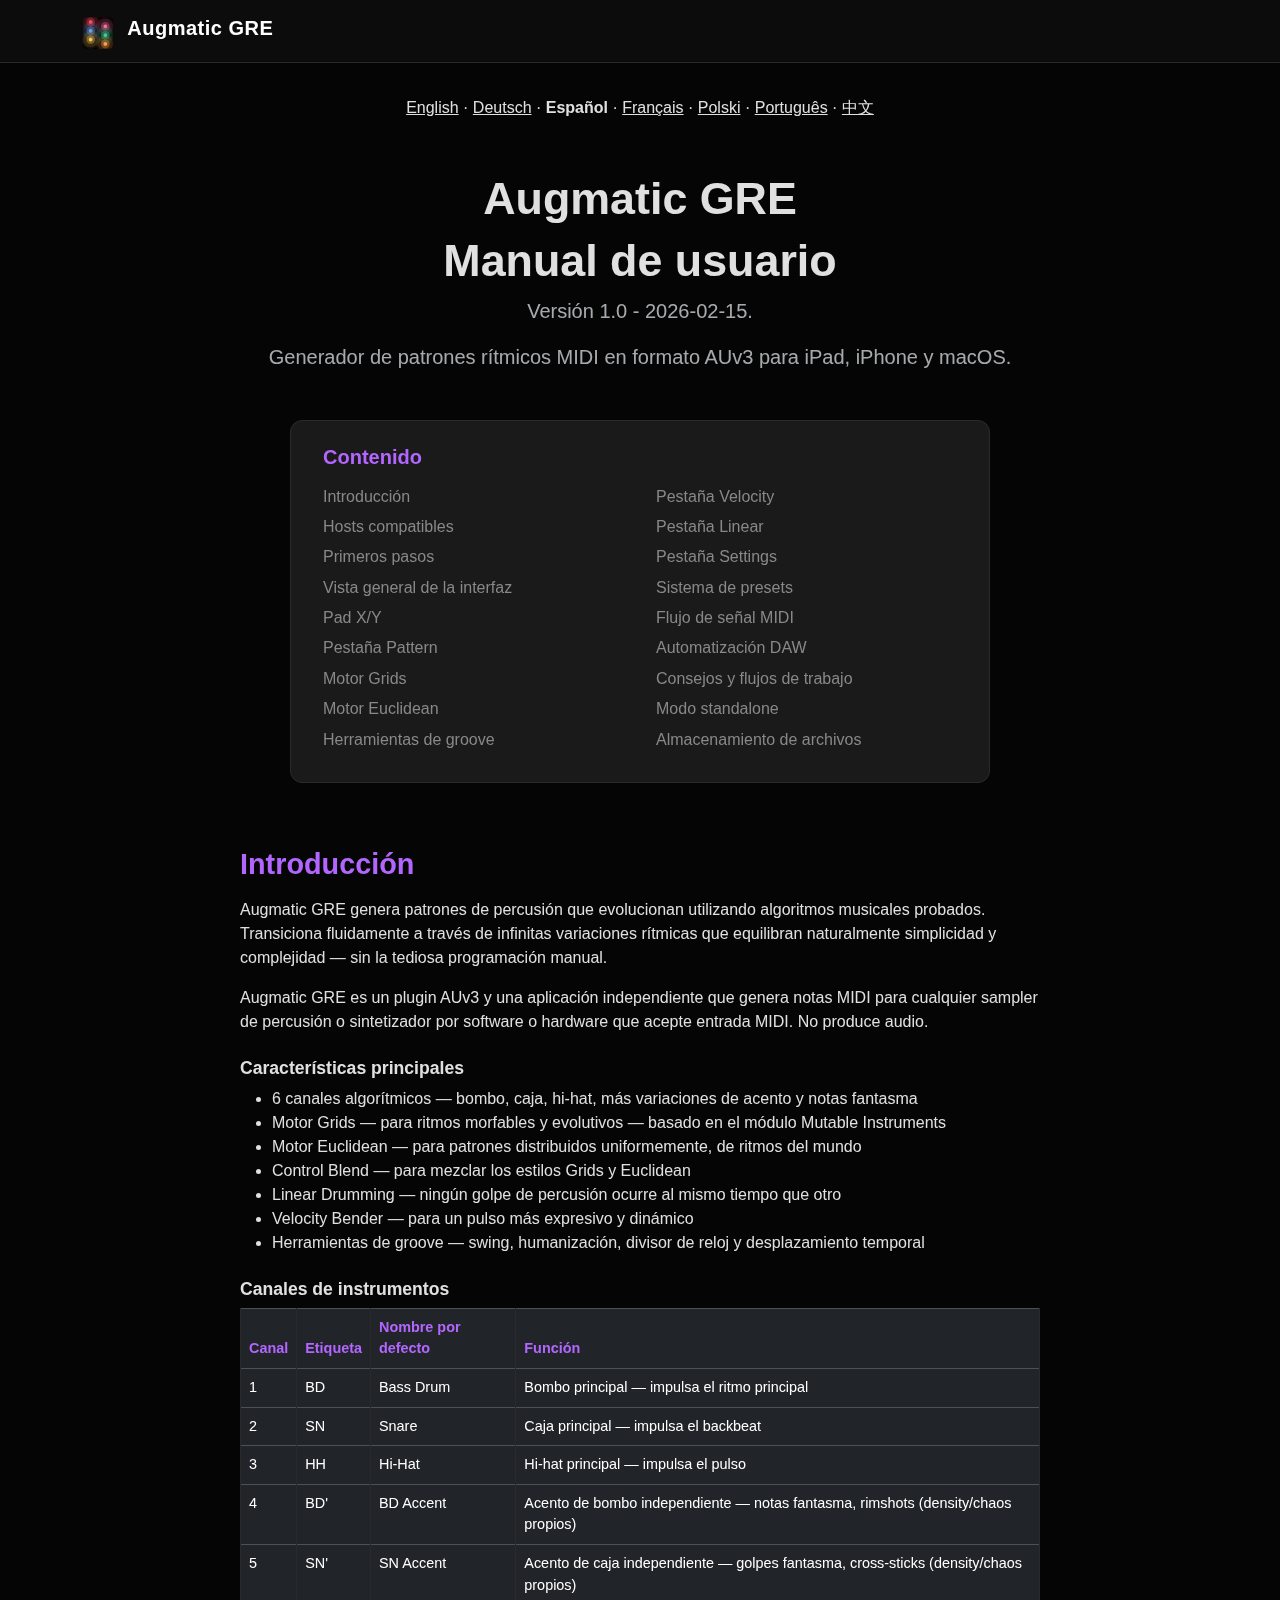
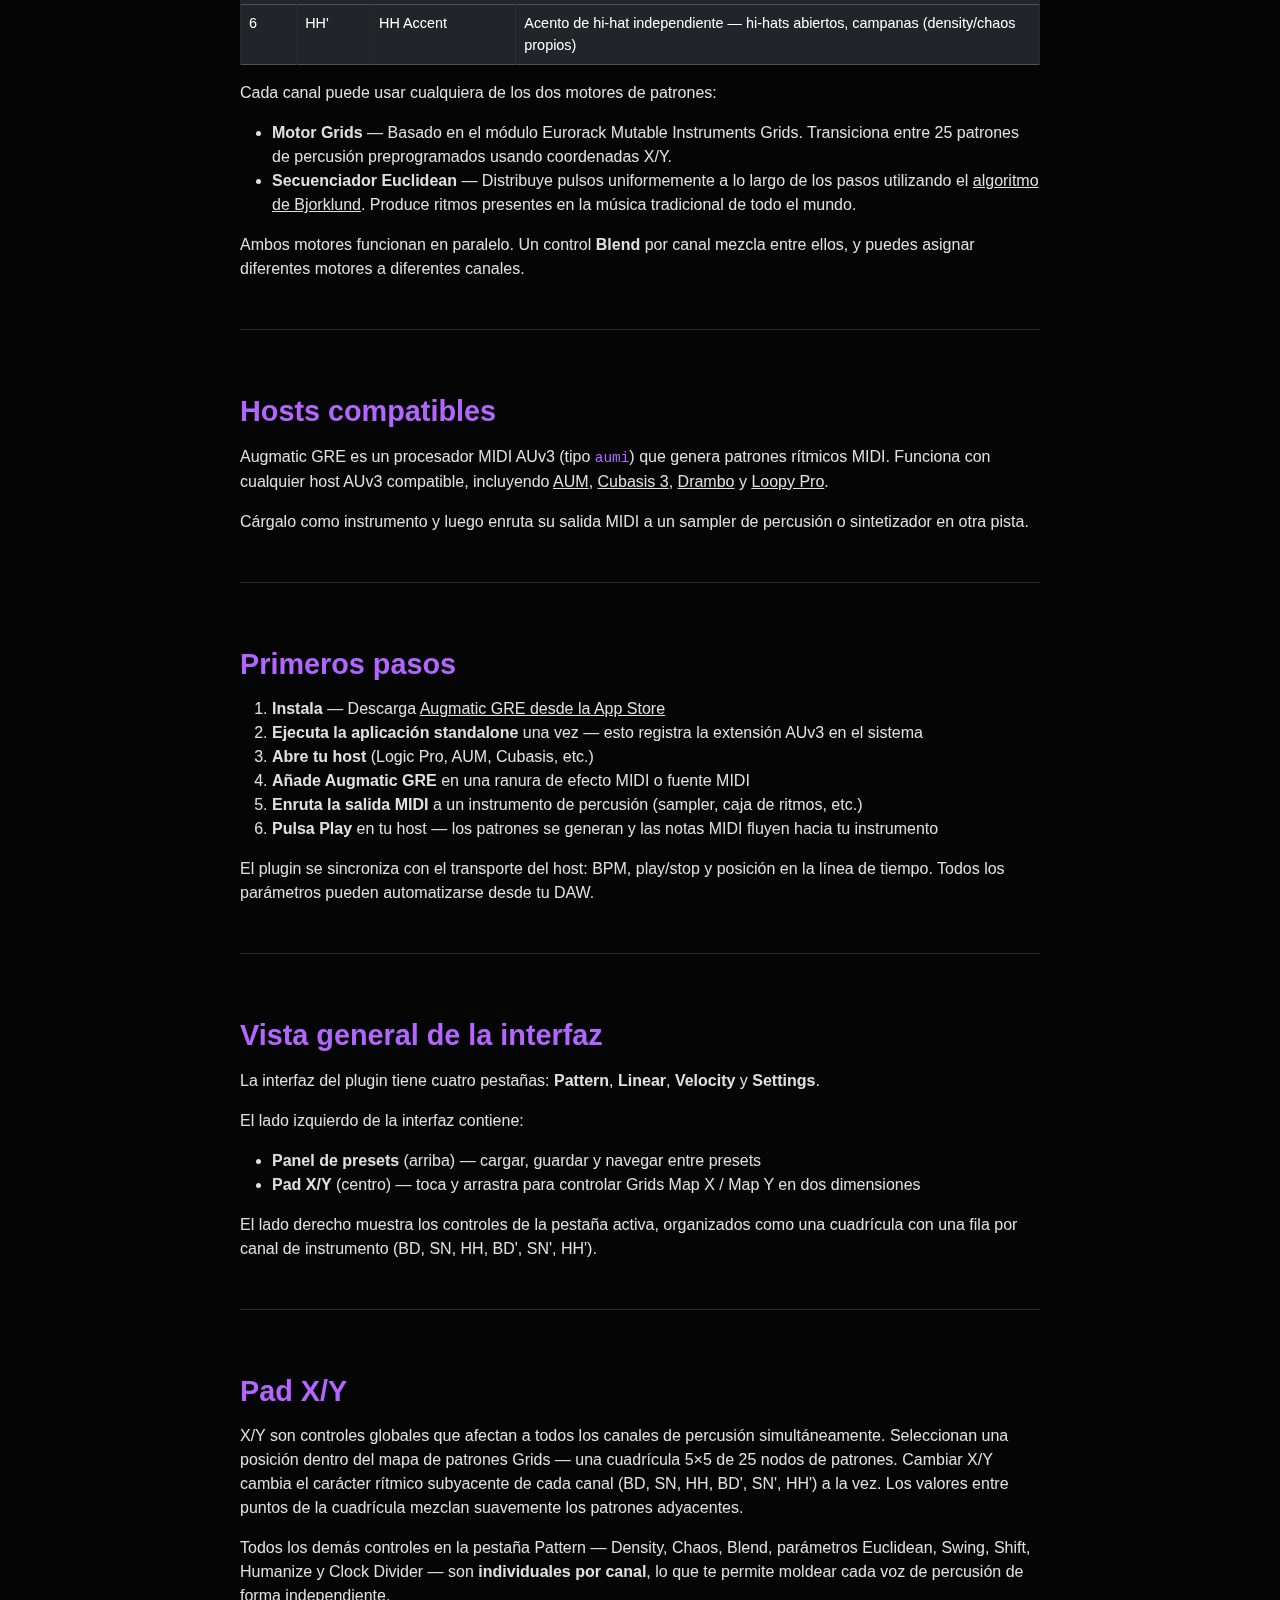
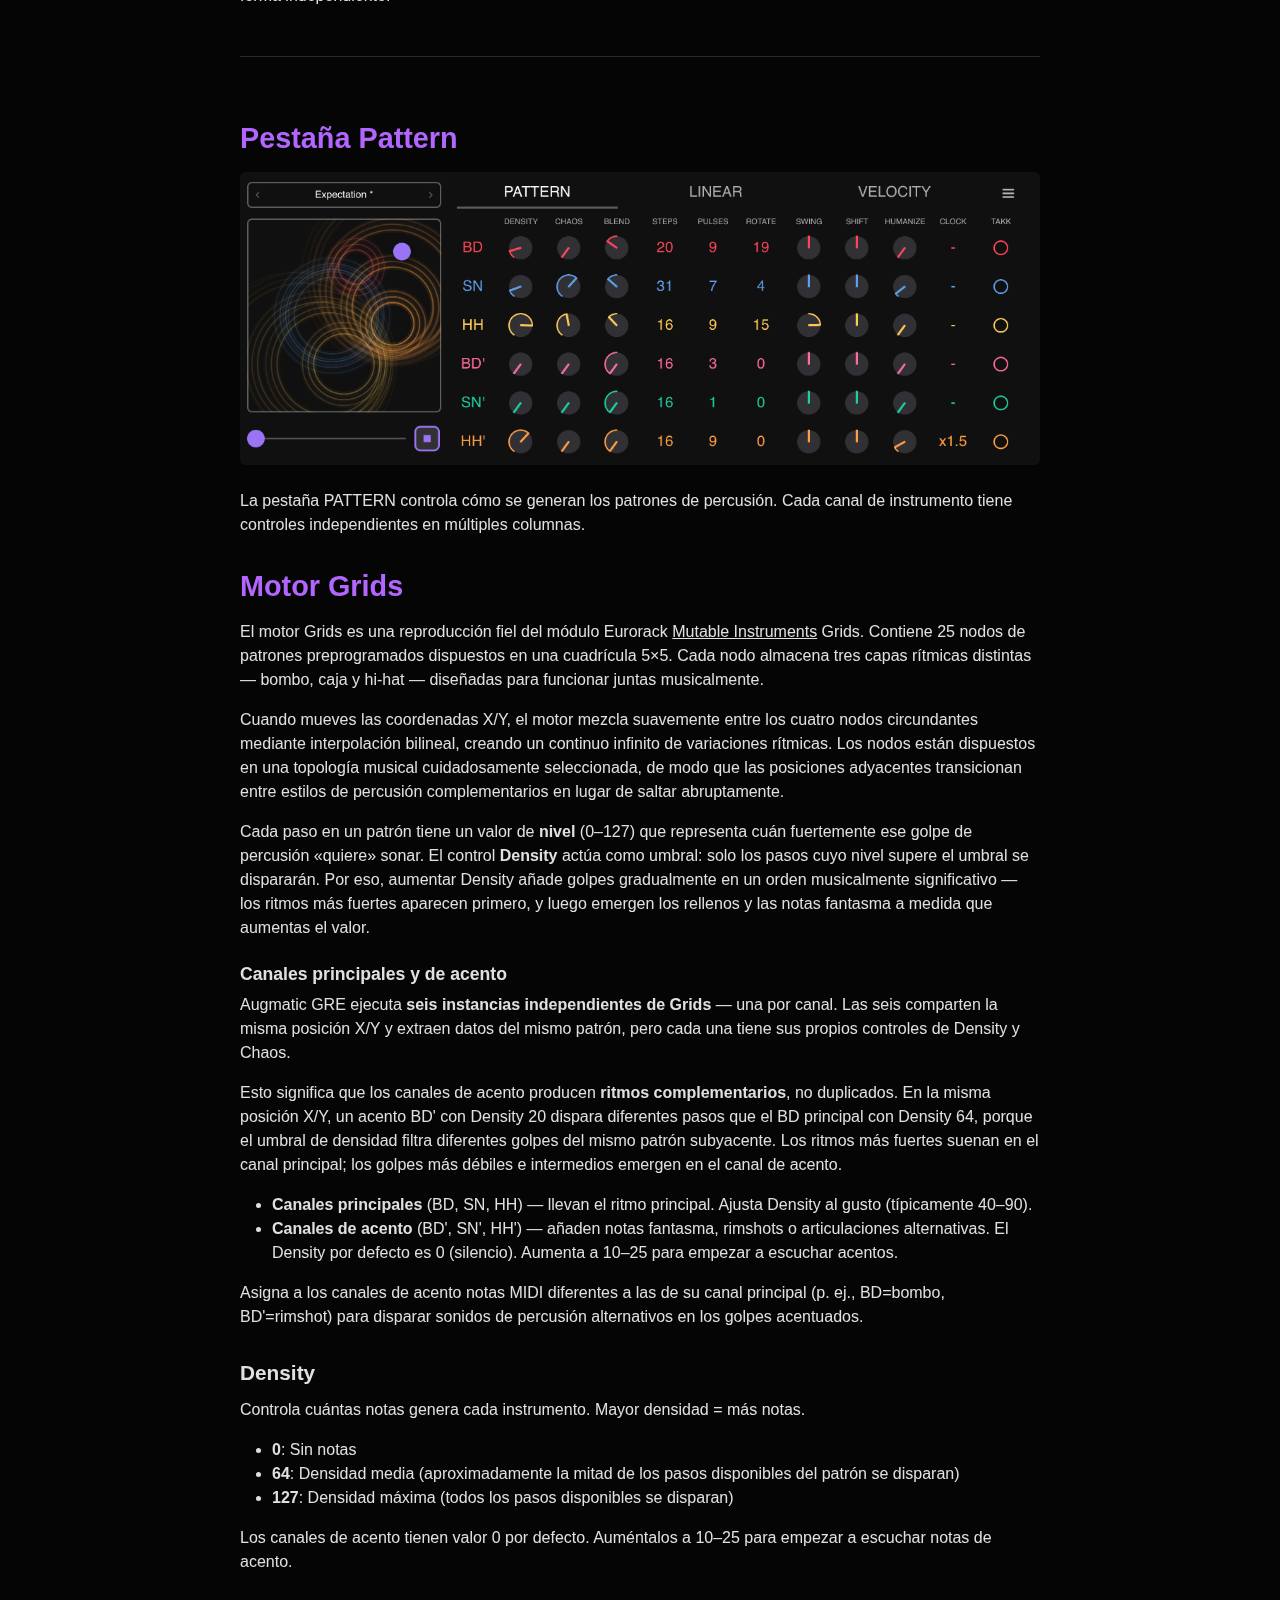
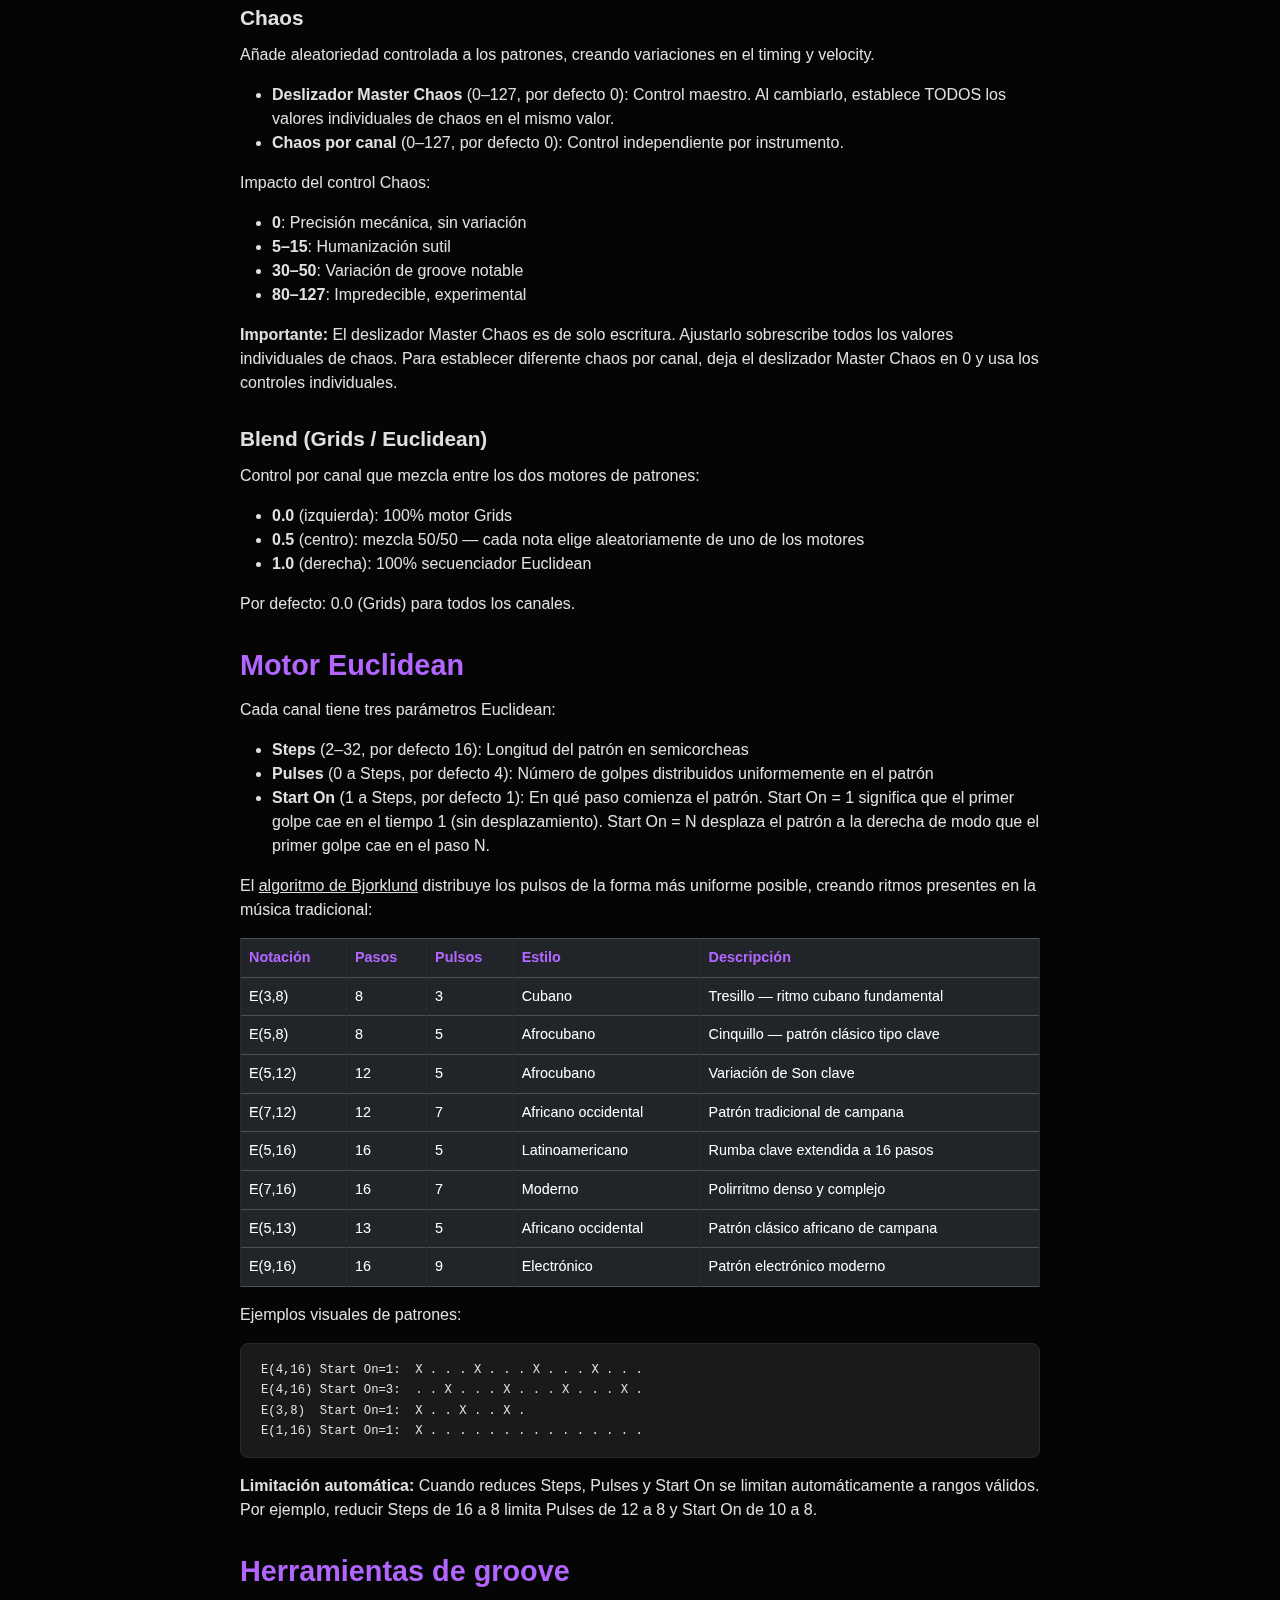
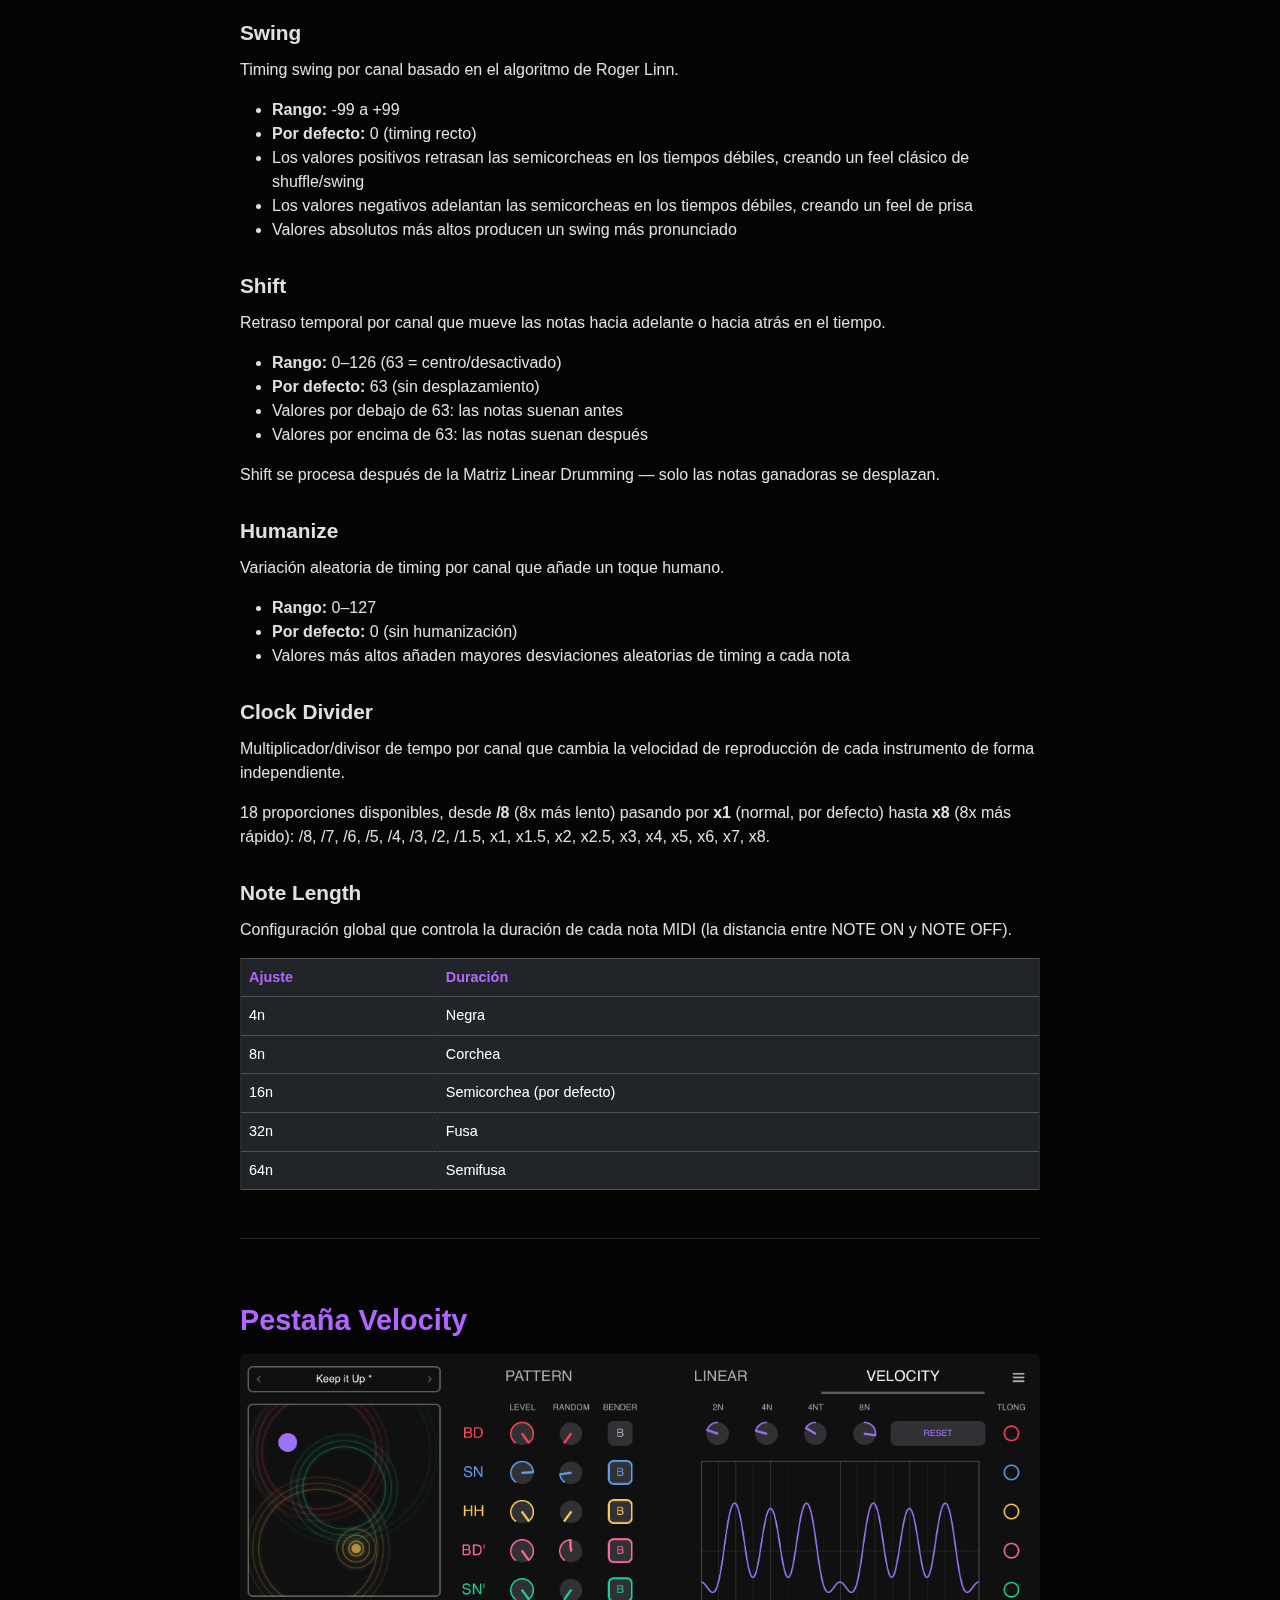
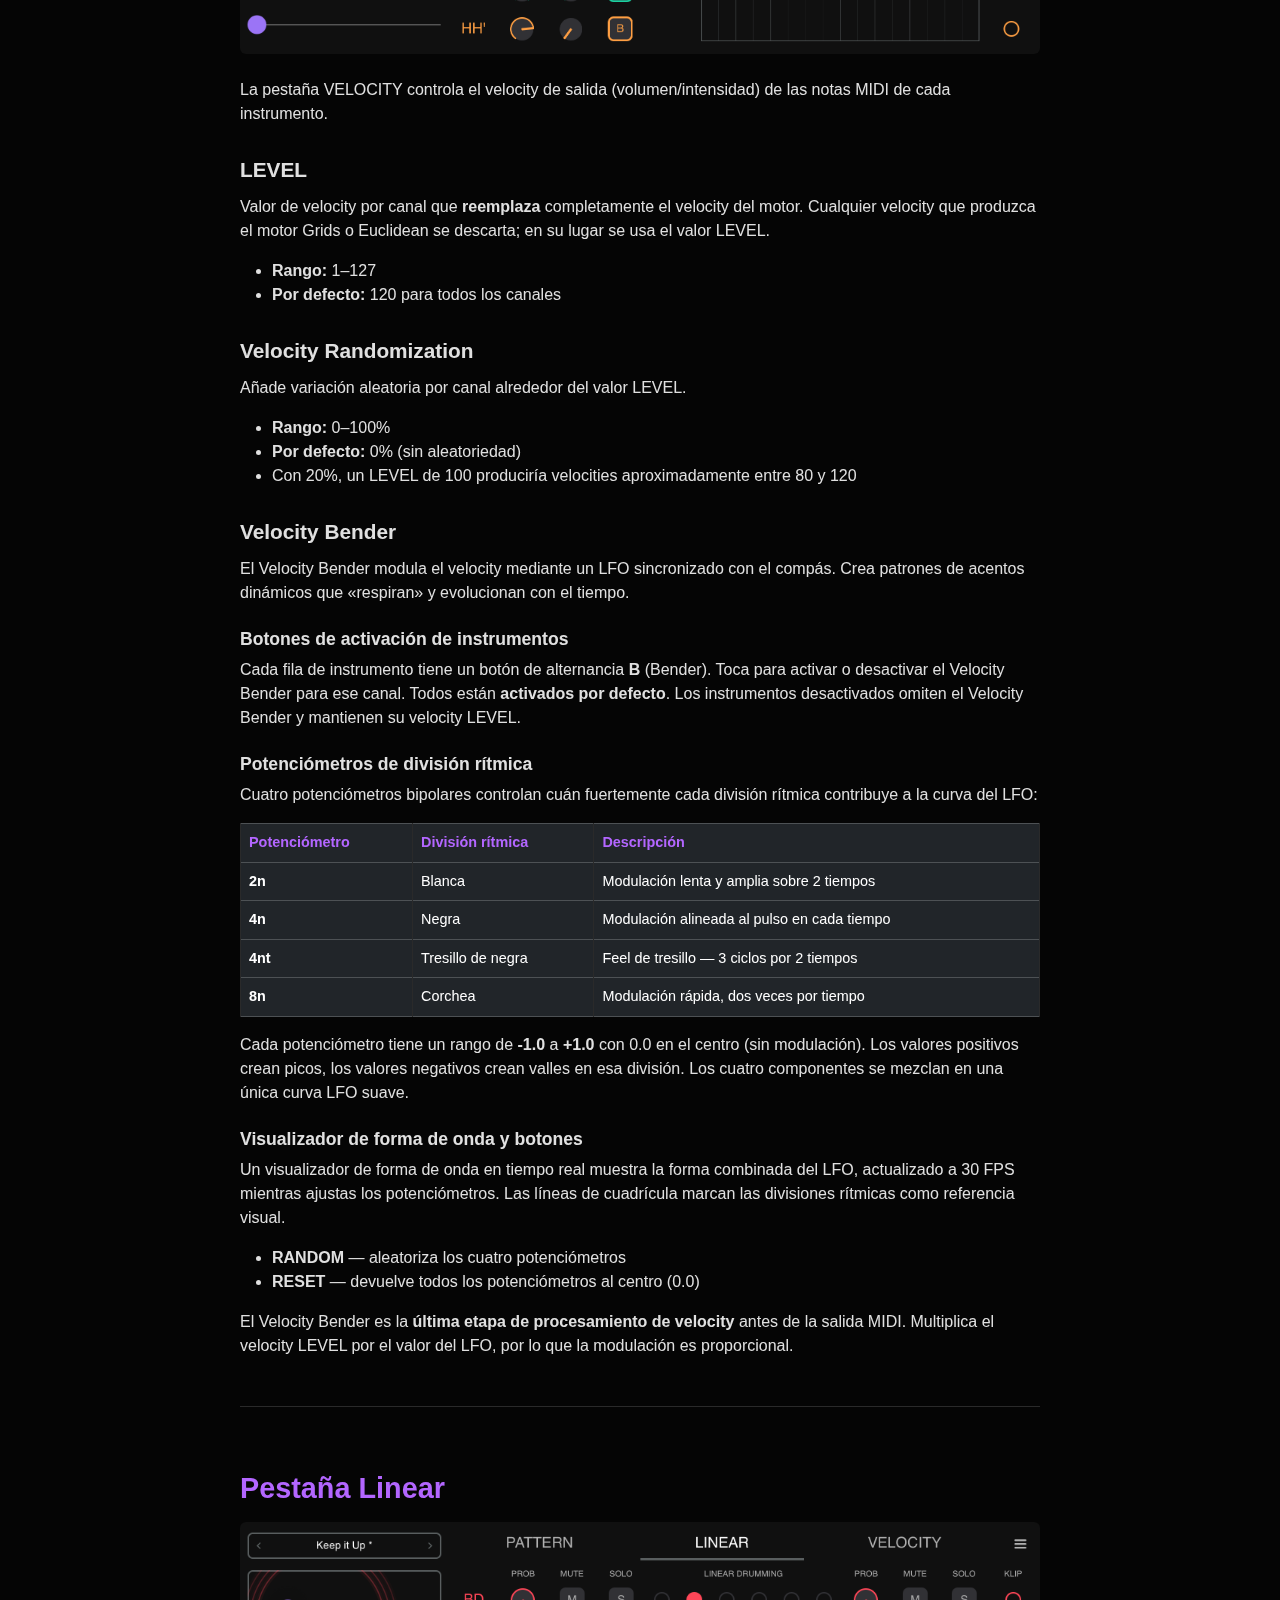
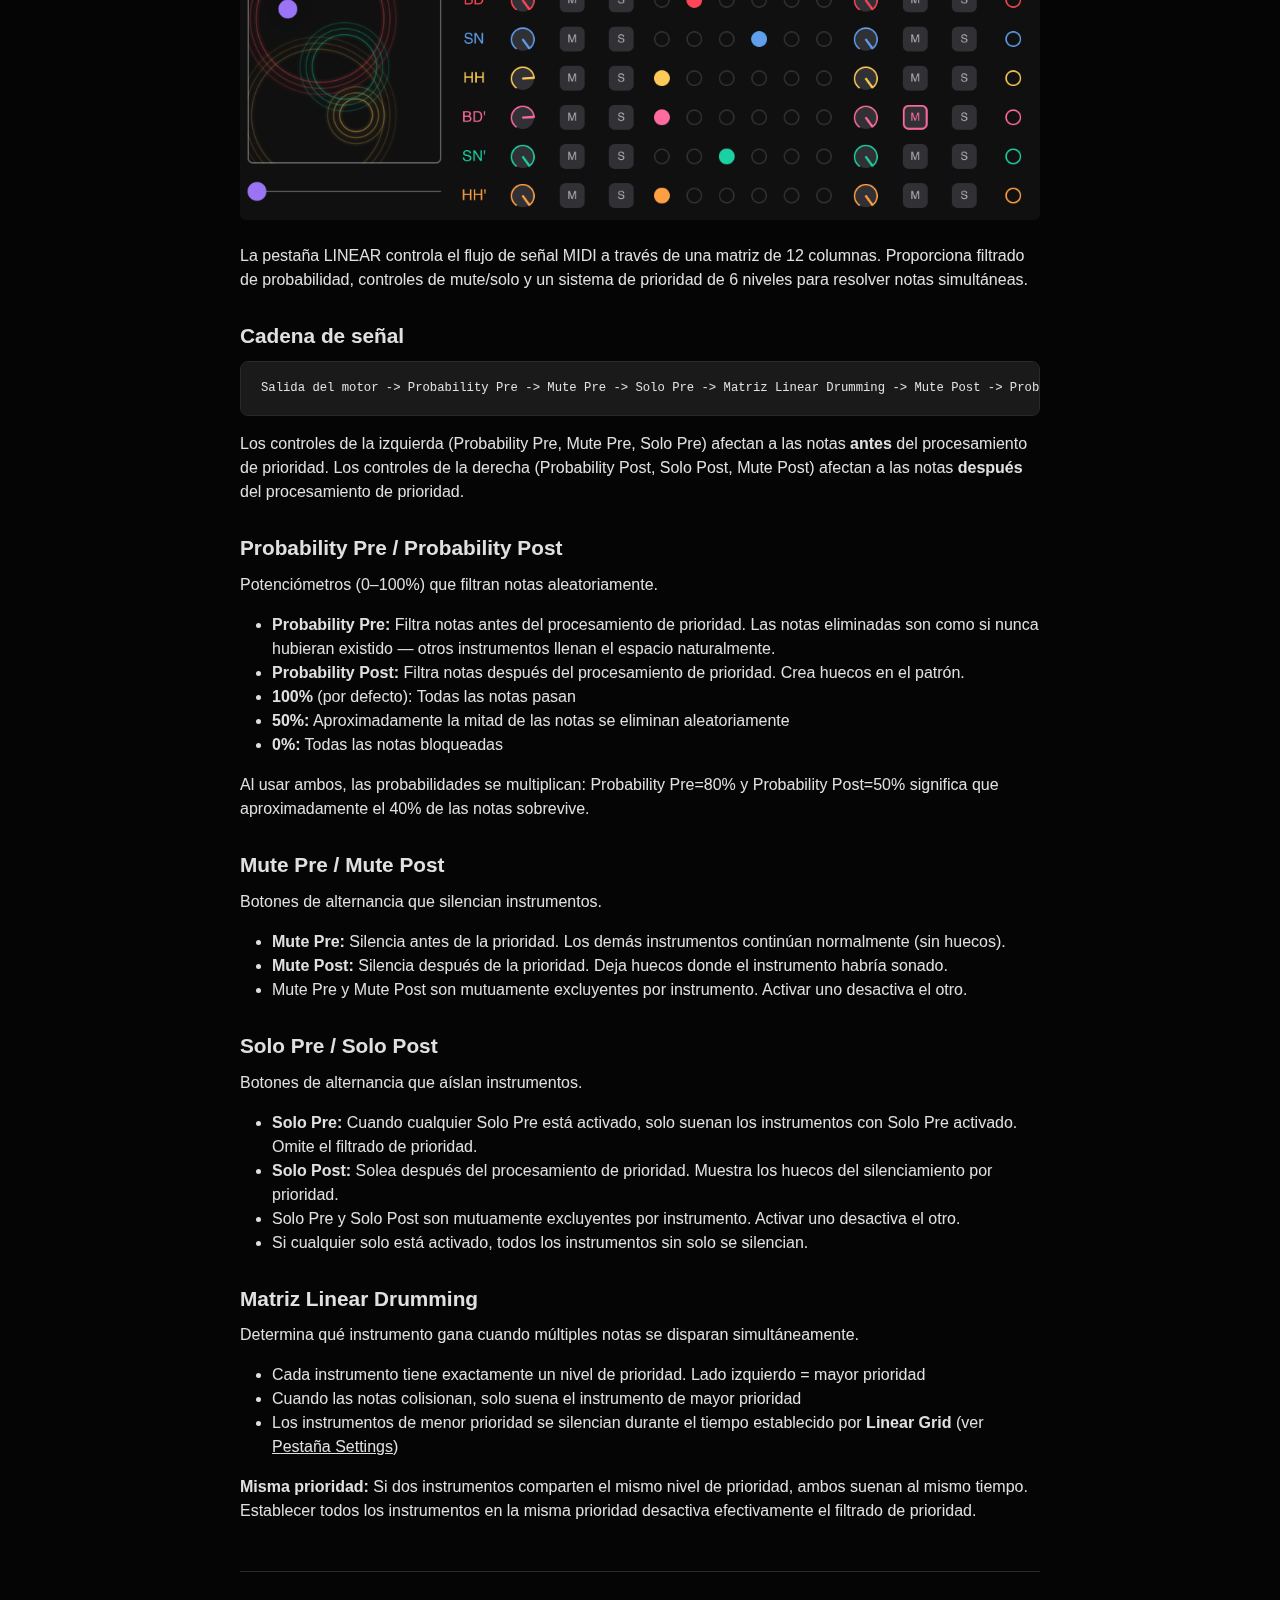
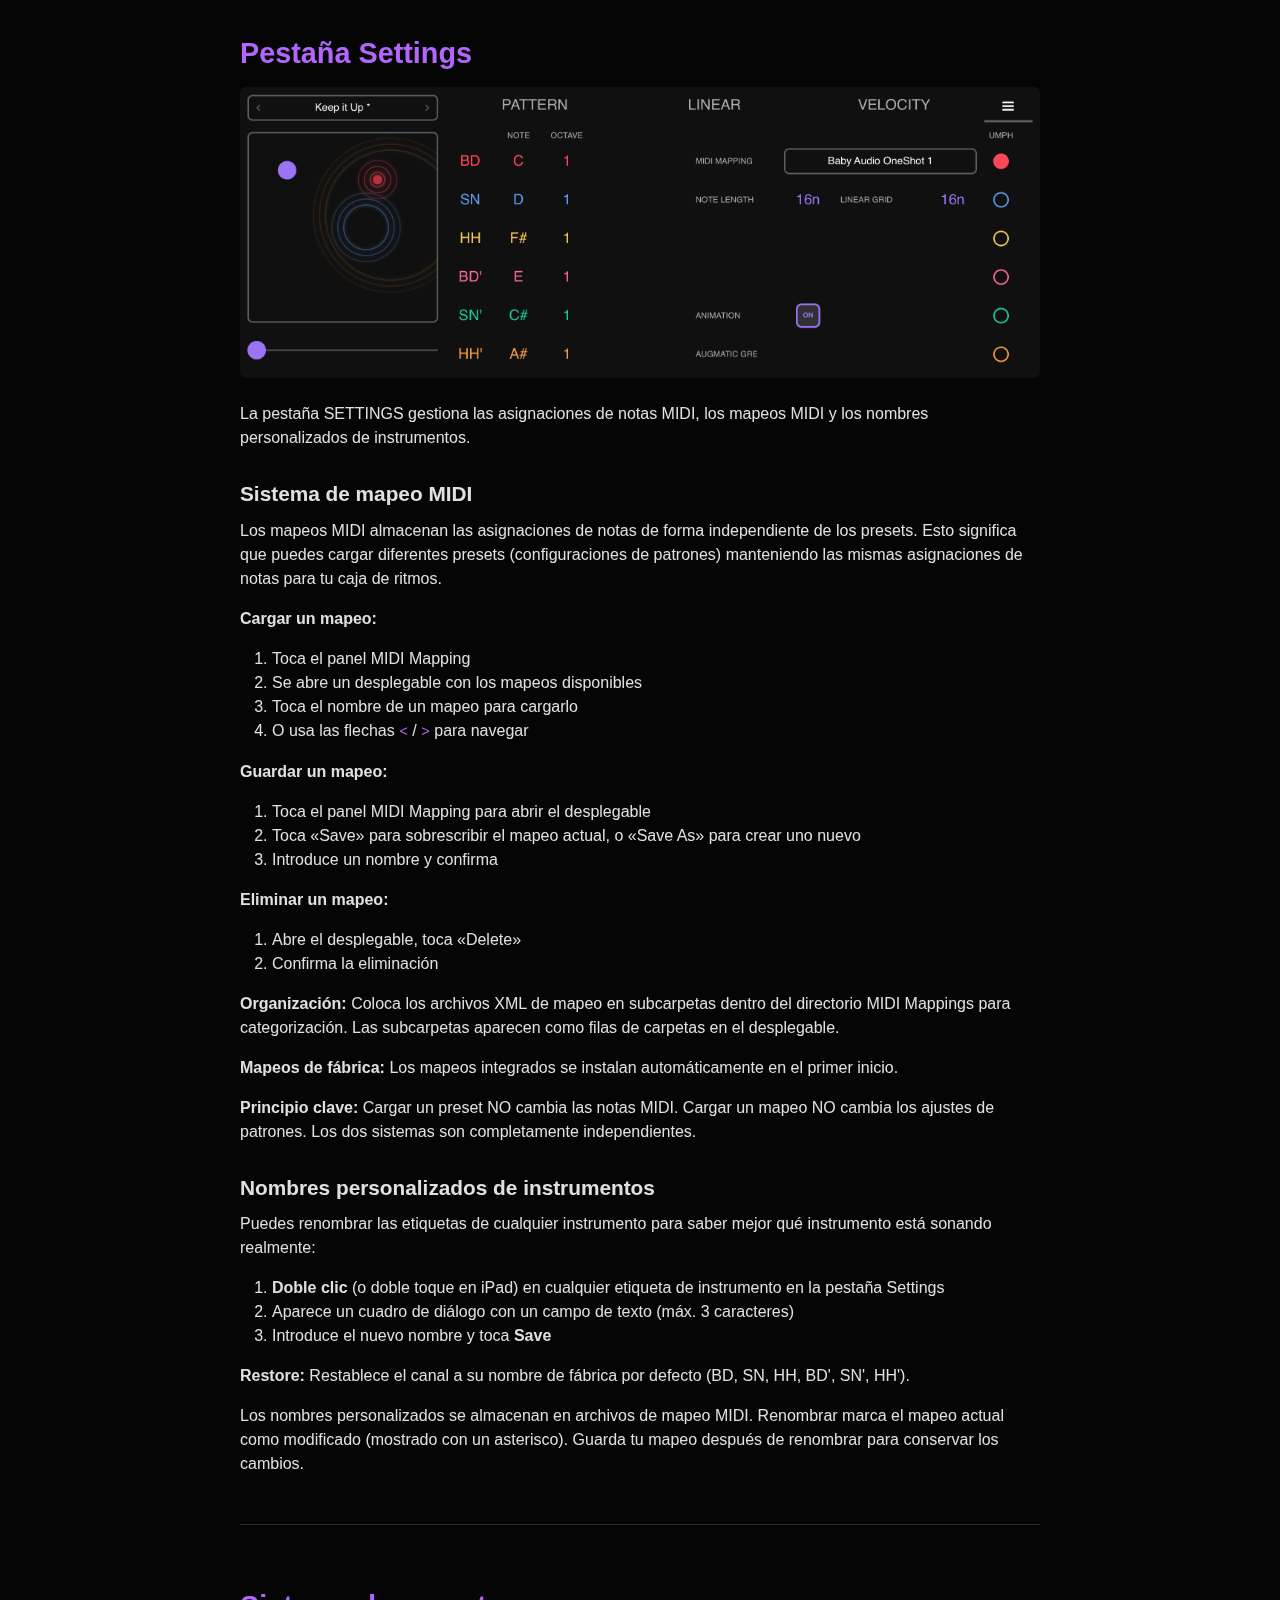
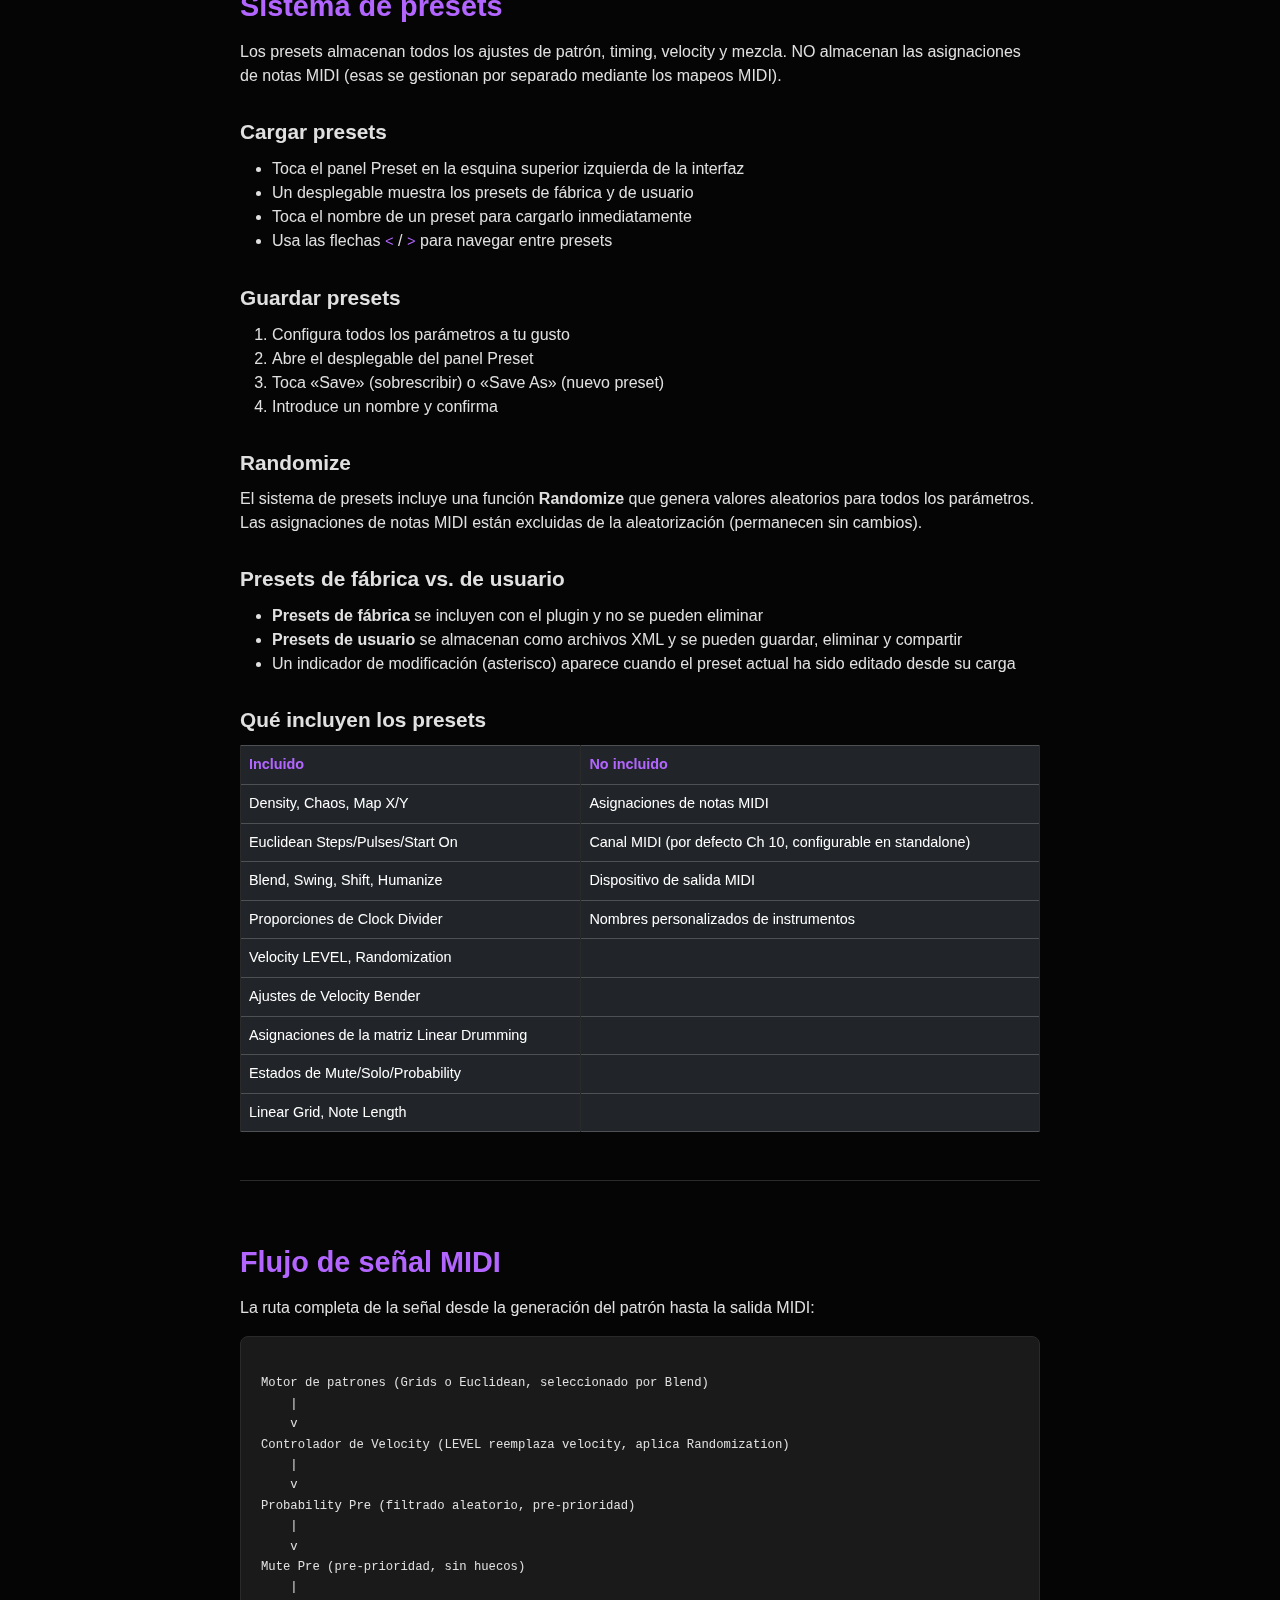
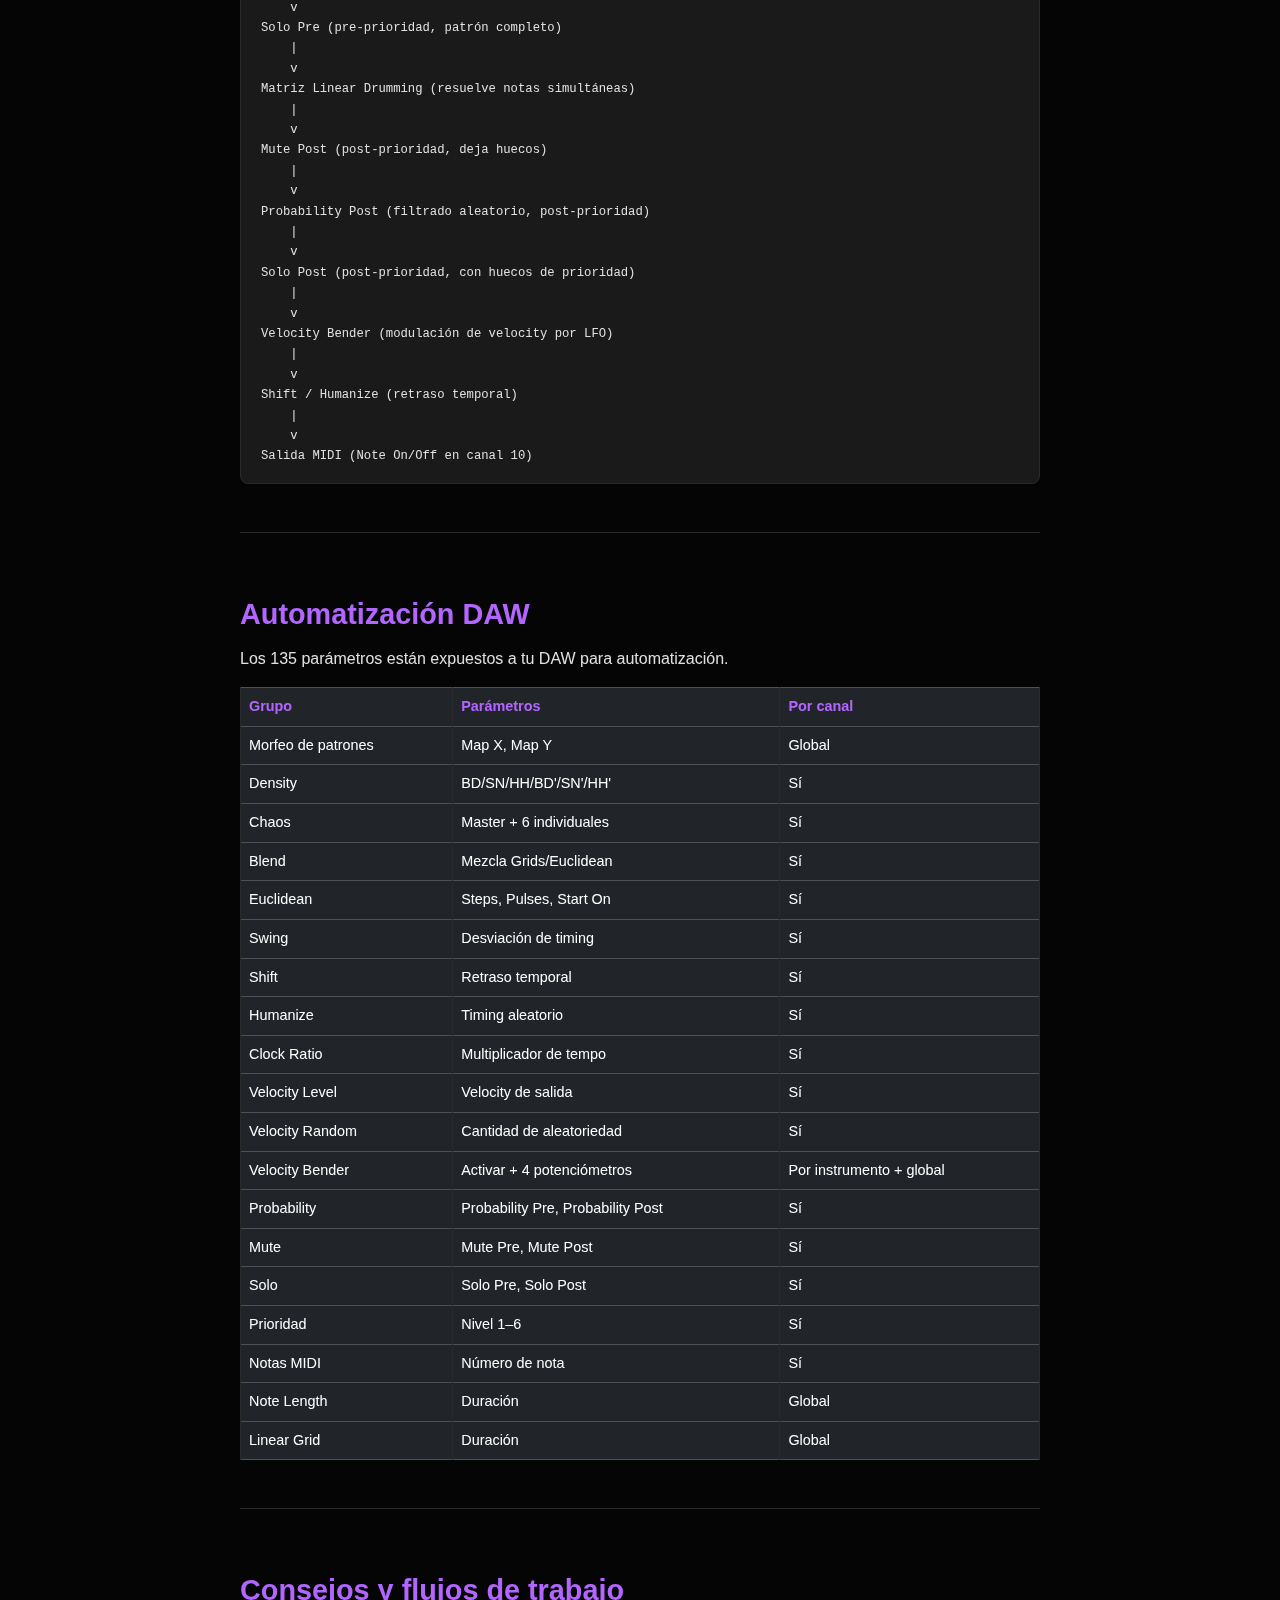
<file: docs/user-manual/sp.html>
<!DOCTYPE html>
<html lang="es" data-bs-theme="dark">
<head>
    <meta charset="UTF-8">
    <meta name="viewport" content="width=device-width, initial-scale=1.0">
    <title>Manual - Augmatic GRE</title>
    <meta name="description" content="Manual de usuario de Augmatic GRE, un generador de patrones rítmicos MIDI en formato AUv3 para macOS e iPad.">
    <link rel="icon" type="image/png" href="../img/app-icon.png">
    <link rel="stylesheet" href="../css/bootstrap.min.css">
    <link rel="stylesheet" href="../css/style.css">
</head>
<body>

    <!-- Navbar -->
    <nav class="navbar navbar-expand-lg fixed-top">
        <div class="container">
            <a class="navbar-brand text-white" href="../index.html">
                <img src="../img/app-icon.png" alt="Augmatic GRE" width="32" height="32" class="d-inline-block align-text-top me-2" style="border-radius: 6px;">
                Augmatic GRE
            </a>
            <button class="navbar-toggler" type="button" data-bs-toggle="collapse" data-bs-target="#navbarNav">
                <span class="navbar-toggler-icon"></span>
            </button>
            <div class="collapse navbar-collapse" id="navbarNav">
                <ul class="navbar-nav ms-auto">
                </ul>
            </div>
        </div>
    </nav>

    <!-- Manual Content -->
    <div class="manual-page">
        <div class="container">

            <!-- Language Selector -->
            <div class="text-center pt-3 pb-1">
                <a href="index.html">English</a> &#183; <a href="de.html">Deutsch</a> &#183; <strong>Espa&ntilde;ol</strong> &#183; <a href="fr.html">Fran&ccedil;ais</a> &#183; <a href="pl.html">Polski</a> &#183; <a href="pt.html">Portugu&ecirc;s</a> &#183; <a href="cn.html">&#20013;&#25991;</a>
            </div>

            <!-- Manual Header -->
            <div class="manual-header text-center">
                <h1>Augmatic GRE</h1>
                <h1>Manual de usuario</h1>
                <p class="lead text-muted">Versión 1.0 - 2026-02-15.</p>
                <p class="lead text-muted">Generador de patrones rítmicos MIDI en formato AUv3 para iPad, iPhone y macOS.</p>
            </div>

            <!-- Table of Contents -->
            <div class="manual-toc">
                <h5>Contenido</h5>
                <ul>
                    <li><a href="#introduction">Introducción</a></li>
                    <li><a href="#compatible-hosts">Hosts compatibles</a></li>
                    <li><a href="#getting-started">Primeros pasos</a></li>
                    <li><a href="#interface-overview">Vista general de la interfaz</a></li>
                    <li><a href="#xy-pad">Pad X/Y</a></li>
                    <li><a href="#pattern-tab">Pestaña Pattern</a></li>
                    <li><a href="#grids-engine">Motor Grids</a></li>
                    <li><a href="#euclidean-engine">Motor Euclidean</a></li>
                    <li><a href="#groove-tools">Herramientas de groove</a></li>
                    <li><a href="#velocity-tab">Pestaña Velocity</a></li>
                    <li><a href="#linear-tab">Pestaña Linear</a></li>
                    <li><a href="#settings-tab">Pestaña Settings</a></li>
                    <li><a href="#preset-system">Sistema de presets</a></li>
                    <li><a href="#signal-flow">Flujo de señal MIDI</a></li>
                    <li><a href="#daw-automation">Automatización DAW</a></li>
                    <li><a href="#tips">Consejos y flujos de trabajo</a></li>
                    <li><a href="#standalone-mode">Modo standalone</a></li>
                    <li><a href="#file-storage">Almacenamiento de archivos</a></li>
                </ul>
            </div>

            <div class="manual-content">

                <!-- Introduction -->
                <section id="introduction">
                    <h2>Introducción</h2>
                    <p>Augmatic GRE genera patrones de percusión que evolucionan utilizando algoritmos musicales probados. Transiciona fluidamente a través de infinitas variaciones rítmicas que equilibran naturalmente simplicidad y complejidad &mdash; sin la tediosa programación manual.</p>
                    <p>Augmatic GRE es un plugin AUv3 y una aplicación independiente que genera notas MIDI para cualquier sampler de percusión o sintetizador por software o hardware que acepte entrada MIDI. No produce audio.</p>

                    <h4>Características principales</h4>
                    <ul>
                        <li>6 canales algorítmicos &mdash; bombo, caja, hi&#8209;hat, más variaciones de acento y notas fantasma</li>
                        <li>Motor Grids &mdash; para ritmos morfables y evolutivos &mdash; basado en el módulo Mutable Instruments</li>
                        <li>Motor Euclidean &mdash; para patrones distribuidos uniformemente, de ritmos del mundo</li>
                        <li>Control Blend &mdash; para mezclar los estilos Grids y Euclidean</li>
                        <li>Linear Drumming &mdash; ningún golpe de percusión ocurre al mismo tiempo que otro</li>
                        <li>Velocity Bender &mdash; para un pulso más expresivo y dinámico</li>
                        <li>Herramientas de groove &mdash; swing, humanización, divisor de reloj y desplazamiento temporal</li>
                    </ul>

                    <h4>Canales de instrumentos</h4>
                    <div class="table-responsive">
                        <table class="table table-dark table-bordered">
                            <thead><tr><th>Canal</th><th>Etiqueta</th><th>Nombre por defecto</th><th>Función</th></tr></thead>
                            <tbody>
                                <tr><td>1</td><td>BD</td><td>Bass Drum</td><td>Bombo principal &mdash; impulsa el ritmo principal</td></tr>
                                <tr><td>2</td><td>SN</td><td>Snare</td><td>Caja principal &mdash; impulsa el backbeat</td></tr>
                                <tr><td>3</td><td>HH</td><td>Hi-Hat</td><td>Hi-hat principal &mdash; impulsa el pulso</td></tr>
                                <tr><td>4</td><td>BD'</td><td>BD Accent</td><td>Acento de bombo independiente &mdash; notas fantasma, rimshots (density/chaos propios)</td></tr>
                                <tr><td>5</td><td>SN'</td><td>SN Accent</td><td>Acento de caja independiente &mdash; golpes fantasma, cross-sticks (density/chaos propios)</td></tr>
                                <tr><td>6</td><td>HH'</td><td>HH Accent</td><td>Acento de hi-hat independiente &mdash; hi-hats abiertos, campanas (density/chaos propios)</td></tr>
                            </tbody>
                        </table>
                    </div>

                    <p>Cada canal puede usar cualquiera de los dos motores de patrones:</p>
                    <ul>
                        <li><strong>Motor Grids</strong> &mdash; Basado en el módulo Eurorack Mutable Instruments Grids. Transiciona entre 25 patrones de percusión preprogramados usando coordenadas X/Y.</li>
                        <li><strong>Secuenciador Euclidean</strong> &mdash; Distribuye pulsos uniformemente a lo largo de los pasos utilizando el <a href="https://en.wikipedia.org/wiki/Euclidean_rhythm" target="_blank" rel="noopener">algoritmo de Bjorklund</a>. Produce ritmos presentes en la música tradicional de todo el mundo.</li>
                    </ul>
                    <p>Ambos motores funcionan en paralelo. Un control <strong>Blend</strong> por canal mezcla entre ellos, y puedes asignar diferentes motores a diferentes canales.</p>
                </section>

                <!-- Compatible Hosts -->
                <section id="compatible-hosts">
                    <h2>Hosts compatibles</h2>
                    <p>Augmatic GRE es un procesador MIDI AUv3 (tipo <code>aumi</code>) que genera patrones rítmicos MIDI. Funciona con cualquier host AUv3 compatible, incluyendo <a href="https://apps.apple.com/us/app/aum-audio-mixer/id1055636344" target="_blank" rel="noopener">AUM</a>, <a href="https://apps.apple.com/us/app/cubasis-3-music-studio/id1207839273" target="_blank" rel="noopener">Cubasis 3</a>, <a href="https://apps.apple.com/us/app/drambo/id1469365718" target="_blank" rel="noopener">Drambo</a> y <a href="https://apps.apple.com/us/app/loopy-pro-looper-daw-sampler/id1492670451" target="_blank" rel="noopener">Loopy Pro</a>.</p>
                    <p>Cárgalo como instrumento y luego enruta su salida MIDI a un sampler de percusión o sintetizador en otra pista.</p>
                </section>

                <!-- Getting Started -->
                <section id="getting-started">
                    <h2>Primeros pasos</h2>
                    <ol>
                        <li><strong>Instala</strong> &mdash; Descarga <a href="https://apps.apple.com/app/id6759214507" target="_blank" rel="noopener">Augmatic GRE desde la App Store</a></li>
                        <li><strong>Ejecuta la aplicación standalone</strong> una vez &mdash; esto registra la extensión AUv3 en el sistema</li>
                        <li><strong>Abre tu host</strong> (Logic Pro, AUM, Cubasis, etc.)</li>
                        <li><strong>Añade Augmatic GRE</strong> en una ranura de efecto MIDI o fuente MIDI</li>
                        <li><strong>Enruta la salida MIDI</strong> a un instrumento de percusión (sampler, caja de ritmos, etc.)</li>
                        <li><strong>Pulsa Play</strong> en tu host &mdash; los patrones se generan y las notas MIDI fluyen hacia tu instrumento</li>
                    </ol>
                    <p>El plugin se sincroniza con el transporte del host: BPM, play/stop y posición en la línea de tiempo. Todos los parámetros pueden automatizarse desde tu DAW.</p>
                </section>

                <!-- Interface Overview -->
                <section id="interface-overview">
                    <h2>Vista general de la interfaz</h2>
                    <p>La interfaz del plugin tiene cuatro pestañas: <strong>Pattern</strong>, <strong>Linear</strong>, <strong>Velocity</strong> y <strong>Settings</strong>.</p>
                    <p>El lado izquierdo de la interfaz contiene:</p>
                    <ul>
                        <li><strong>Panel de presets</strong> (arriba) &mdash; cargar, guardar y navegar entre presets</li>
                        <li><strong>Pad X/Y</strong> (centro) &mdash; toca y arrastra para controlar Grids Map X / Map Y en dos dimensiones</li>
                    </ul>
                    <p>El lado derecho muestra los controles de la pestaña activa, organizados como una cuadrícula con una fila por canal de instrumento (BD, SN, HH, BD', SN', HH').</p>
                </section>

                <section id="xy-pad">
                    <h2>Pad X/Y</h2>
                    <p>X/Y son controles globales que afectan a todos los canales de percusión simultáneamente. Seleccionan una posición dentro del mapa de patrones Grids &mdash; una cuadrícula 5&times;5 de 25 nodos de patrones. Cambiar X/Y cambia el carácter rítmico subyacente de cada canal (BD, SN, HH, BD', SN', HH') a la vez. Los valores entre puntos de la cuadrícula mezclan suavemente los patrones adyacentes.</p>
                    <p>Todos los demás controles en la pestaña Pattern &mdash; Density, Chaos, Blend, parámetros Euclidean, Swing, Shift, Humanize y Clock Divider &mdash; son <strong>individuales por canal</strong>, lo que te permite moldear cada voz de percusión de forma independiente.</p>
                </section>

                <!-- Pattern Tab -->
                <section id="pattern-tab">
                    <h2>Pestaña Pattern</h2>
                    <img src="../img/screenshots/tab-1-pattern.png" class="img-fluid rounded mb-4" alt="Augmatic GRE — Pestaña Pattern">
                    <p>La pestaña PATTERN controla cómo se generan los patrones de percusión. Cada canal de instrumento tiene controles independientes en múltiples columnas.</p>

                    <h2 id="grids-engine">Motor Grids</h2>
                    <p>El motor Grids es una reproducción fiel del módulo Eurorack <a href="https://mutable-instruments.net/" target="_blank" rel="noopener">Mutable Instruments</a> Grids. Contiene 25 nodos de patrones preprogramados dispuestos en una cuadrícula 5&times;5. Cada nodo almacena tres capas rítmicas distintas &mdash; bombo, caja y hi-hat &mdash; diseñadas para funcionar juntas musicalmente.</p>
                    <p>Cuando mueves las coordenadas X/Y, el motor mezcla suavemente entre los cuatro nodos circundantes mediante interpolación bilineal, creando un continuo infinito de variaciones rítmicas. Los nodos están dispuestos en una topología musical cuidadosamente seleccionada, de modo que las posiciones adyacentes transicionan entre estilos de percusión complementarios en lugar de saltar abruptamente.</p>
                    <p>Cada paso en un patrón tiene un valor de <strong>nivel</strong> (0&ndash;127) que representa cuán fuertemente ese golpe de percusión &laquo;quiere&raquo; sonar. El control <strong>Density</strong> actúa como umbral: solo los pasos cuyo nivel supere el umbral se dispararán. Por eso, aumentar Density añade golpes gradualmente en un orden musicalmente significativo &mdash; los ritmos más fuertes aparecen primero, y luego emergen los rellenos y las notas fantasma a medida que aumentas el valor.</p>

                    <h4>Canales principales y de acento</h4>
                    <p>Augmatic GRE ejecuta <strong>seis instancias independientes de Grids</strong> &mdash; una por canal. Las seis comparten la misma posición X/Y y extraen datos del mismo patrón, pero cada una tiene sus propios controles de Density y Chaos.</p>
                    <p>Esto significa que los canales de acento producen <strong>ritmos complementarios</strong>, no duplicados. En la misma posición X/Y, un acento BD' con Density 20 dispara diferentes pasos que el BD principal con Density 64, porque el umbral de densidad filtra diferentes golpes del mismo patrón subyacente. Los ritmos más fuertes suenan en el canal principal; los golpes más débiles e intermedios emergen en el canal de acento.</p>
                    <ul>
                        <li><strong>Canales principales</strong> (BD, SN, HH) &mdash; llevan el ritmo principal. Ajusta Density al gusto (típicamente 40&ndash;90).</li>
                        <li><strong>Canales de acento</strong> (BD', SN', HH') &mdash; añaden notas fantasma, rimshots o articulaciones alternativas. El Density por defecto es 0 (silencio). Aumenta a 10&ndash;25 para empezar a escuchar acentos.</li>
                    </ul>
                    <p>Asigna a los canales de acento notas MIDI diferentes a las de su canal principal (p. ej., BD=bombo, BD'=rimshot) para disparar sonidos de percusión alternativos en los golpes acentuados.</p>

                    <h3>Density</h3>
                    <p>Controla cuántas notas genera cada instrumento. Mayor densidad = más notas.</p>
                    <ul>
                        <li><strong>0</strong>: Sin notas</li>
                        <li><strong>64</strong>: Densidad media (aproximadamente la mitad de los pasos disponibles del patrón se disparan)</li>
                        <li><strong>127</strong>: Densidad máxima (todos los pasos disponibles se disparan)</li>
                    </ul>
                    <p>Los canales de acento tienen valor 0 por defecto. Auméntalos a 10&ndash;25 para empezar a escuchar notas de acento.</p>

                    <h3>Chaos</h3>
                    <p>Añade aleatoriedad controlada a los patrones, creando variaciones en el timing y velocity.</p>
                    <ul>
                        <li><strong>Deslizador Master Chaos</strong> (0&ndash;127, por defecto 0): Control maestro. Al cambiarlo, establece TODOS los valores individuales de chaos en el mismo valor.</li>
                        <li><strong>Chaos por canal</strong> (0&ndash;127, por defecto 0): Control independiente por instrumento.</li>
                    </ul>
                    <p>Impacto del control Chaos:</p>
                    <ul>
                        <li><strong>0</strong>: Precisión mecánica, sin variación</li>
                        <li><strong>5&ndash;15</strong>: Humanización sutil</li>
                        <li><strong>30&ndash;50</strong>: Variación de groove notable</li>
                        <li><strong>80&ndash;127</strong>: Impredecible, experimental</li>
                    </ul>
                    <p><strong>Importante:</strong> El deslizador Master Chaos es de solo escritura. Ajustarlo sobrescribe todos los valores individuales de chaos. Para establecer diferente chaos por canal, deja el deslizador Master Chaos en 0 y usa los controles individuales.</p>

                    <h3>Blend (Grids / Euclidean)</h3>
                    <p>Control por canal que mezcla entre los dos motores de patrones:</p>
                    <ul>
                        <li><strong>0.0</strong> (izquierda): 100% motor Grids</li>
                        <li><strong>0.5</strong> (centro): mezcla 50/50 &mdash; cada nota elige aleatoriamente de uno de los motores</li>
                        <li><strong>1.0</strong> (derecha): 100% secuenciador Euclidean</li>
                    </ul>
                    <p>Por defecto: 0.0 (Grids) para todos los canales.</p>

                    <h2 id="euclidean-engine">Motor Euclidean</h2>
                    <p>Cada canal tiene tres parámetros Euclidean:</p>
                    <ul>
                        <li><strong>Steps</strong> (2&ndash;32, por defecto 16): Longitud del patrón en semicorcheas</li>
                        <li><strong>Pulses</strong> (0 a Steps, por defecto 4): Número de golpes distribuidos uniformemente en el patrón</li>
                        <li><strong>Start On</strong> (1 a Steps, por defecto 1): En qué paso comienza el patrón. Start On = 1 significa que el primer golpe cae en el tiempo 1 (sin desplazamiento). Start On = N desplaza el patrón a la derecha de modo que el primer golpe cae en el paso N.</li>
                    </ul>
                    <p>El <a href="https://en.wikipedia.org/wiki/Euclidean_rhythm" target="_blank" rel="noopener">algoritmo de Bjorklund</a> distribuye los pulsos de la forma más uniforme posible, creando ritmos presentes en la música tradicional:</p>
                    <div class="table-responsive">
                        <table class="table table-dark table-bordered">
                            <thead><tr><th>Notación</th><th>Pasos</th><th>Pulsos</th><th>Estilo</th><th>Descripción</th></tr></thead>
                            <tbody>
                                <tr><td>E(3,8)</td><td>8</td><td>3</td><td>Cubano</td><td>Tresillo &mdash; ritmo cubano fundamental</td></tr>
                                <tr><td>E(5,8)</td><td>8</td><td>5</td><td>Afrocubano</td><td>Cinquillo &mdash; patrón clásico tipo clave</td></tr>
                                <tr><td>E(5,12)</td><td>12</td><td>5</td><td>Afrocubano</td><td>Variación de Son clave</td></tr>
                                <tr><td>E(7,12)</td><td>12</td><td>7</td><td>Africano occidental</td><td>Patrón tradicional de campana</td></tr>
                                <tr><td>E(5,16)</td><td>16</td><td>5</td><td>Latinoamericano</td><td>Rumba clave extendida a 16 pasos</td></tr>
                                <tr><td>E(7,16)</td><td>16</td><td>7</td><td>Moderno</td><td>Polirritmo denso y complejo</td></tr>
                                <tr><td>E(5,13)</td><td>13</td><td>5</td><td>Africano occidental</td><td>Patrón clásico africano de campana</td></tr>
                                <tr><td>E(9,16)</td><td>16</td><td>9</td><td>Electrónico</td><td>Patrón electrónico moderno</td></tr>
                            </tbody>
                        </table>
                    </div>
                    <p>Ejemplos visuales de patrones:</p>
                    <pre><code>E(4,16) Start On=1:  X . . . X . . . X . . . X . . .
E(4,16) Start On=3:  . . X . . . X . . . X . . . X .
E(3,8)  Start On=1:  X . . X . . X .
E(1,16) Start On=1:  X . . . . . . . . . . . . . . .</code></pre>
                    <p><strong>Limitación automática:</strong> Cuando reduces Steps, Pulses y Start On se limitan automáticamente a rangos válidos. Por ejemplo, reducir Steps de 16 a 8 limita Pulses de 12 a 8 y Start On de 10 a 8.</p>

                    <h2 id="groove-tools">Herramientas de groove</h2>
                    <h3>Swing</h3>
                    <p>Timing swing por canal basado en el algoritmo de Roger Linn.</p>
                    <ul>
                        <li><strong>Rango:</strong> -99 a +99</li>
                        <li><strong>Por defecto:</strong> 0 (timing recto)</li>
                        <li>Los valores positivos retrasan las semicorcheas en los tiempos débiles, creando un feel clásico de shuffle/swing</li>
                        <li>Los valores negativos adelantan las semicorcheas en los tiempos débiles, creando un feel de prisa</li>
                        <li>Valores absolutos más altos producen un swing más pronunciado</li>
                    </ul>

                    <h3>Shift</h3>
                    <p>Retraso temporal por canal que mueve las notas hacia adelante o hacia atrás en el tiempo.</p>
                    <ul>
                        <li><strong>Rango:</strong> 0&ndash;126 (63 = centro/desactivado)</li>
                        <li><strong>Por defecto:</strong> 63 (sin desplazamiento)</li>
                        <li>Valores por debajo de 63: las notas suenan antes</li>
                        <li>Valores por encima de 63: las notas suenan después</li>
                    </ul>
                    <p>Shift se procesa después de la Matriz Linear Drumming &mdash; solo las notas ganadoras se desplazan.</p>

                    <h3>Humanize</h3>
                    <p>Variación aleatoria de timing por canal que añade un toque humano.</p>
                    <ul>
                        <li><strong>Rango:</strong> 0&ndash;127</li>
                        <li><strong>Por defecto:</strong> 0 (sin humanización)</li>
                        <li>Valores más altos añaden mayores desviaciones aleatorias de timing a cada nota</li>
                    </ul>

                    <h3>Clock Divider</h3>
                    <p>Multiplicador/divisor de tempo por canal que cambia la velocidad de reproducción de cada instrumento de forma independiente.</p>
                    <p>18 proporciones disponibles, desde <strong>/8</strong> (8x más lento) pasando por <strong>x1</strong> (normal, por defecto) hasta <strong>x8</strong> (8x más rápido): /8, /7, /6, /5, /4, /3, /2, /1.5, x1, x1.5, x2, x2.5, x3, x4, x5, x6, x7, x8.</p>

                    <h3>Note Length</h3>
                    <p>Configuración global que controla la duración de cada nota MIDI (la distancia entre NOTE ON y NOTE OFF).</p>
                    <div class="table-responsive">
                        <table class="table table-dark table-bordered">
                            <thead><tr><th>Ajuste</th><th>Duración</th></tr></thead>
                            <tbody>
                                <tr><td>4n</td><td>Negra</td></tr>
                                <tr><td>8n</td><td>Corchea</td></tr>
                                <tr><td>16n</td><td>Semicorchea (por defecto)</td></tr>
                                <tr><td>32n</td><td>Fusa</td></tr>
                                <tr><td>64n</td><td>Semifusa</td></tr>
                            </tbody>
                        </table>
                    </div>
                </section>

                <!-- Velocity Tab -->
                <section id="velocity-tab">
                    <h2>Pestaña Velocity</h2>
                    <img src="../img/screenshots/tab-3-velocity.png" class="img-fluid rounded mb-4" alt="Augmatic GRE — Pestaña Velocity">
                    <p>La pestaña VELOCITY controla el velocity de salida (volumen/intensidad) de las notas MIDI de cada instrumento.</p>

                    <h3>LEVEL</h3>
                    <p>Valor de velocity por canal que <strong>reemplaza</strong> completamente el velocity del motor. Cualquier velocity que produzca el motor Grids o Euclidean se descarta; en su lugar se usa el valor LEVEL.</p>
                    <ul>
                        <li><strong>Rango:</strong> 1&ndash;127</li>
                        <li><strong>Por defecto:</strong> 120 para todos los canales</li>
                    </ul>

                    <h3>Velocity Randomization</h3>
                    <p>Añade variación aleatoria por canal alrededor del valor LEVEL.</p>
                    <ul>
                        <li><strong>Rango:</strong> 0&ndash;100%</li>
                        <li><strong>Por defecto:</strong> 0% (sin aleatoriedad)</li>
                        <li>Con 20%, un LEVEL de 100 produciría velocities aproximadamente entre 80 y 120</li>
                    </ul>

                    <h3>Velocity Bender</h3>
                    <p>El Velocity Bender modula el velocity mediante un LFO sincronizado con el compás. Crea patrones de acentos dinámicos que &laquo;respiran&raquo; y evolucionan con el tiempo.</p>

                    <h4>Botones de activación de instrumentos</h4>
                    <p>Cada fila de instrumento tiene un botón de alternancia <strong>B</strong> (Bender). Toca para activar o desactivar el Velocity Bender para ese canal. Todos están <strong>activados por defecto</strong>. Los instrumentos desactivados omiten el Velocity Bender y mantienen su velocity LEVEL.</p>

                    <h4>Potenciómetros de división rítmica</h4>
                    <p>Cuatro potenciómetros bipolares controlan cuán fuertemente cada división rítmica contribuye a la curva del LFO:</p>
                    <div class="table-responsive">
                        <table class="table table-dark table-bordered">
                            <thead><tr><th>Potenciómetro</th><th>División rítmica</th><th>Descripción</th></tr></thead>
                            <tbody>
                                <tr><td><strong>2n</strong></td><td>Blanca</td><td>Modulación lenta y amplia sobre 2 tiempos</td></tr>
                                <tr><td><strong>4n</strong></td><td>Negra</td><td>Modulación alineada al pulso en cada tiempo</td></tr>
                                <tr><td><strong>4nt</strong></td><td>Tresillo de negra</td><td>Feel de tresillo &mdash; 3 ciclos por 2 tiempos</td></tr>
                                <tr><td><strong>8n</strong></td><td>Corchea</td><td>Modulación rápida, dos veces por tiempo</td></tr>
                            </tbody>
                        </table>
                    </div>
                    <p>Cada potenciómetro tiene un rango de <strong>-1.0</strong> a <strong>+1.0</strong> con 0.0 en el centro (sin modulación). Los valores positivos crean picos, los valores negativos crean valles en esa división. Los cuatro componentes se mezclan en una única curva LFO suave.</p>

                    <h4>Visualizador de forma de onda y botones</h4>
                    <p>Un visualizador de forma de onda en tiempo real muestra la forma combinada del LFO, actualizado a 30 FPS mientras ajustas los potenciómetros. Las líneas de cuadrícula marcan las divisiones rítmicas como referencia visual.</p>
                    <ul>
                        <li><strong>RANDOM</strong> &mdash; aleatoriza los cuatro potenciómetros</li>
                        <li><strong>RESET</strong> &mdash; devuelve todos los potenciómetros al centro (0.0)</li>
                    </ul>
                    <p>El Velocity Bender es la <strong>última etapa de procesamiento de velocity</strong> antes de la salida MIDI. Multiplica el velocity LEVEL por el valor del LFO, por lo que la modulación es proporcional.</p>
                </section>

                <!-- Linear Tab -->
                <section id="linear-tab">
                    <h2>Pestaña Linear</h2>
                    <img src="../img/screenshots/tab-2-linear.png" class="img-fluid rounded mb-4" alt="Augmatic GRE — Pestaña Linear">
                    <p>La pestaña LINEAR controla el flujo de señal MIDI a través de una matriz de 12 columnas. Proporciona filtrado de probabilidad, controles de mute/solo y un sistema de prioridad de 6 niveles para resolver notas simultáneas.</p>

                    <h3>Cadena de señal</h3>
                    <pre><code>Salida del motor -> Probability Pre -> Mute Pre -> Solo Pre -> Matriz Linear Drumming -> Mute Post -> Probability Post -> Solo Post -> Salida MIDI</code></pre>
                    <p>Los controles de la izquierda (Probability Pre, Mute Pre, Solo Pre) afectan a las notas <strong>antes</strong> del procesamiento de prioridad. Los controles de la derecha (Probability Post, Solo Post, Mute Post) afectan a las notas <strong>después</strong> del procesamiento de prioridad.</p>

                    <h3>Probability Pre / Probability Post</h3>
                    <p>Potenciómetros (0&ndash;100%) que filtran notas aleatoriamente.</p>
                    <ul>
                        <li><strong>Probability Pre:</strong> Filtra notas antes del procesamiento de prioridad. Las notas eliminadas son como si nunca hubieran existido &mdash; otros instrumentos llenan el espacio naturalmente.</li>
                        <li><strong>Probability Post:</strong> Filtra notas después del procesamiento de prioridad. Crea huecos en el patrón.</li>
                        <li><strong>100%</strong> (por defecto): Todas las notas pasan</li>
                        <li><strong>50%:</strong> Aproximadamente la mitad de las notas se eliminan aleatoriamente</li>
                        <li><strong>0%:</strong> Todas las notas bloqueadas</li>
                    </ul>
                    <p>Al usar ambos, las probabilidades se multiplican: Probability Pre=80% y Probability Post=50% significa que aproximadamente el 40% de las notas sobrevive.</p>

                    <h3>Mute Pre / Mute Post</h3>
                    <p>Botones de alternancia que silencian instrumentos.</p>
                    <ul>
                        <li><strong>Mute Pre:</strong> Silencia antes de la prioridad. Los demás instrumentos continúan normalmente (sin huecos).</li>
                        <li><strong>Mute Post:</strong> Silencia después de la prioridad. Deja huecos donde el instrumento habría sonado.</li>
                        <li>Mute Pre y Mute Post son mutuamente excluyentes por instrumento. Activar uno desactiva el otro.</li>
                    </ul>

                    <h3>Solo Pre / Solo Post</h3>
                    <p>Botones de alternancia que aíslan instrumentos.</p>
                    <ul>
                        <li><strong>Solo Pre:</strong> Cuando cualquier Solo Pre está activado, solo suenan los instrumentos con Solo Pre activado. Omite el filtrado de prioridad.</li>
                        <li><strong>Solo Post:</strong> Solea después del procesamiento de prioridad. Muestra los huecos del silenciamiento por prioridad.</li>
                        <li>Solo Pre y Solo Post son mutuamente excluyentes por instrumento. Activar uno desactiva el otro.</li>
                        <li>Si cualquier solo está activado, todos los instrumentos sin solo se silencian.</li>
                    </ul>

                    <h3>Matriz Linear Drumming</h3>
                    <p>Determina qué instrumento gana cuando múltiples notas se disparan simultáneamente.</p>
                    <ul>
                        <li>Cada instrumento tiene exactamente un nivel de prioridad. Lado izquierdo = mayor prioridad</li>
                        <li>Cuando las notas colisionan, solo suena el instrumento de mayor prioridad</li>
                        <li>Los instrumentos de menor prioridad se silencian durante el tiempo establecido por <strong>Linear Grid</strong> (ver <a href="#settings-tab">Pestaña Settings</a>)</li>
                    </ul>
                    <p><strong>Misma prioridad:</strong> Si dos instrumentos comparten el mismo nivel de prioridad, ambos suenan al mismo tiempo. Establecer todos los instrumentos en la misma prioridad desactiva efectivamente el filtrado de prioridad.</p>
                </section>

                <!-- Settings Tab -->
                <section id="settings-tab">
                    <h2>Pestaña Settings</h2>
                    <img src="../img/screenshots/tab-4-settings.png" class="img-fluid rounded mb-4" alt="Augmatic GRE — Pestaña Settings">
                    <p>La pestaña SETTINGS gestiona las asignaciones de notas MIDI, los mapeos MIDI y los nombres personalizados de instrumentos.</p>

                    <h3>Sistema de mapeo MIDI</h3>
                    <p>Los mapeos MIDI almacenan las asignaciones de notas de forma independiente de los presets. Esto significa que puedes cargar diferentes presets (configuraciones de patrones) manteniendo las mismas asignaciones de notas para tu caja de ritmos.</p>
                    <p><strong>Cargar un mapeo:</strong></p>
                    <ol>
                        <li>Toca el panel MIDI Mapping</li>
                        <li>Se abre un desplegable con los mapeos disponibles</li>
                        <li>Toca el nombre de un mapeo para cargarlo</li>
                        <li>O usa las flechas <code>&lt;</code> / <code>&gt;</code> para navegar</li>
                    </ol>
                    <p><strong>Guardar un mapeo:</strong></p>
                    <ol>
                        <li>Toca el panel MIDI Mapping para abrir el desplegable</li>
                        <li>Toca &laquo;Save&raquo; para sobrescribir el mapeo actual, o &laquo;Save As&raquo; para crear uno nuevo</li>
                        <li>Introduce un nombre y confirma</li>
                    </ol>
                    <p><strong>Eliminar un mapeo:</strong></p>
                    <ol>
                        <li>Abre el desplegable, toca &laquo;Delete&raquo;</li>
                        <li>Confirma la eliminación</li>
                    </ol>
                    <p><strong>Organización:</strong> Coloca los archivos XML de mapeo en subcarpetas dentro del directorio MIDI Mappings para categorización. Las subcarpetas aparecen como filas de carpetas en el desplegable.</p>
                    <p><strong>Mapeos de fábrica:</strong> Los mapeos integrados se instalan automáticamente en el primer inicio.</p>
                    <p><strong>Principio clave:</strong> Cargar un preset NO cambia las notas MIDI. Cargar un mapeo NO cambia los ajustes de patrones. Los dos sistemas son completamente independientes.</p>

                    <h3>Nombres personalizados de instrumentos</h3>
                    <p>Puedes renombrar las etiquetas de cualquier instrumento para saber mejor qué instrumento está sonando realmente:</p>
                    <ol>
                        <li><strong>Doble clic</strong> (o doble toque en iPad) en cualquier etiqueta de instrumento en la pestaña Settings</li>
                        <li>Aparece un cuadro de diálogo con un campo de texto (máx. 3 caracteres)</li>
                        <li>Introduce el nuevo nombre y toca <strong>Save</strong></li>
                    </ol>
                    <p><strong>Restore:</strong> Restablece el canal a su nombre de fábrica por defecto (BD, SN, HH, BD', SN', HH').</p>
                    <p>Los nombres personalizados se almacenan en archivos de mapeo MIDI. Renombrar marca el mapeo actual como modificado (mostrado con un asterisco). Guarda tu mapeo después de renombrar para conservar los cambios.</p>
                </section>

                <!-- Preset System -->
                <section id="preset-system">
                    <h2>Sistema de presets</h2>
                    <p>Los presets almacenan todos los ajustes de patrón, timing, velocity y mezcla. NO almacenan las asignaciones de notas MIDI (esas se gestionan por separado mediante los mapeos MIDI).</p>

                    <h3>Cargar presets</h3>
                    <ul>
                        <li>Toca el panel Preset en la esquina superior izquierda de la interfaz</li>
                        <li>Un desplegable muestra los presets de fábrica y de usuario</li>
                        <li>Toca el nombre de un preset para cargarlo inmediatamente</li>
                        <li>Usa las flechas <code>&lt;</code> / <code>&gt;</code> para navegar entre presets</li>
                    </ul>

                    <h3>Guardar presets</h3>
                    <ol>
                        <li>Configura todos los parámetros a tu gusto</li>
                        <li>Abre el desplegable del panel Preset</li>
                        <li>Toca &laquo;Save&raquo; (sobrescribir) o &laquo;Save As&raquo; (nuevo preset)</li>
                        <li>Introduce un nombre y confirma</li>
                    </ol>

                    <h3>Randomize</h3>
                    <p>El sistema de presets incluye una función <strong>Randomize</strong> que genera valores aleatorios para todos los parámetros. Las asignaciones de notas MIDI están excluidas de la aleatorización (permanecen sin cambios).</p>

                    <h3>Presets de fábrica vs. de usuario</h3>
                    <ul>
                        <li><strong>Presets de fábrica</strong> se incluyen con el plugin y no se pueden eliminar</li>
                        <li><strong>Presets de usuario</strong> se almacenan como archivos XML y se pueden guardar, eliminar y compartir</li>
                        <li>Un indicador de modificación (asterisco) aparece cuando el preset actual ha sido editado desde su carga</li>
                    </ul>

                    <h3>Qué incluyen los presets</h3>
                    <div class="table-responsive">
                        <table class="table table-dark table-bordered">
                            <thead><tr><th>Incluido</th><th>No incluido</th></tr></thead>
                            <tbody>
                                <tr><td>Density, Chaos, Map X/Y</td><td>Asignaciones de notas MIDI</td></tr>
                                <tr><td>Euclidean Steps/Pulses/Start On</td><td>Canal MIDI (por defecto Ch 10, configurable en standalone)</td></tr>
                                <tr><td>Blend, Swing, Shift, Humanize</td><td>Dispositivo de salida MIDI</td></tr>
                                <tr><td>Proporciones de Clock Divider</td><td>Nombres personalizados de instrumentos</td></tr>
                                <tr><td>Velocity LEVEL, Randomization</td><td></td></tr>
                                <tr><td>Ajustes de Velocity Bender</td><td></td></tr>
                                <tr><td>Asignaciones de la matriz Linear Drumming</td><td></td></tr>
                                <tr><td>Estados de Mute/Solo/Probability</td><td></td></tr>
                                <tr><td>Linear Grid, Note Length</td><td></td></tr>
                            </tbody>
                        </table>
                    </div>
                </section>

                <!-- Signal Flow -->
                <section id="signal-flow">
                    <h2>Flujo de señal MIDI</h2>
                    <p>La ruta completa de la señal desde la generación del patrón hasta la salida MIDI:</p>
                    <pre><code>
Motor de patrones (Grids o Euclidean, seleccionado por Blend)
    |
    v
Controlador de Velocity (LEVEL reemplaza velocity, aplica Randomization)
    |
    v
Probability Pre (filtrado aleatorio, pre-prioridad)
    |
    v
Mute Pre (pre-prioridad, sin huecos)
    |
    v
Solo Pre (pre-prioridad, patrón completo)
    |
    v
Matriz Linear Drumming (resuelve notas simultáneas)
    |
    v
Mute Post (post-prioridad, deja huecos)
    |
    v
Probability Post (filtrado aleatorio, post-prioridad)
    |
    v
Solo Post (post-prioridad, con huecos de prioridad)
    |
    v
Velocity Bender (modulación de velocity por LFO)
    |
    v
Shift / Humanize (retraso temporal)
    |
    v
Salida MIDI (Note On/Off en canal 10)</code></pre>
                </section>

                <!-- DAW Automation -->
                <section id="daw-automation">
                    <h2>Automatización DAW</h2>
                    <p>Los 135 parámetros están expuestos a tu DAW para automatización.</p>
                    <div class="table-responsive">
                        <table class="table table-dark table-bordered">
                            <thead><tr><th>Grupo</th><th>Parámetros</th><th>Por canal</th></tr></thead>
                            <tbody>
                                <tr><td>Morfeo de patrones</td><td>Map X, Map Y</td><td>Global</td></tr>
                                <tr><td>Density</td><td>BD/SN/HH/BD'/SN'/HH'</td><td>Sí</td></tr>
                                <tr><td>Chaos</td><td>Master + 6 individuales</td><td>Sí</td></tr>
                                <tr><td>Blend</td><td>Mezcla Grids/Euclidean</td><td>Sí</td></tr>
                                <tr><td>Euclidean</td><td>Steps, Pulses, Start On</td><td>Sí</td></tr>
                                <tr><td>Swing</td><td>Desviación de timing</td><td>Sí</td></tr>
                                <tr><td>Shift</td><td>Retraso temporal</td><td>Sí</td></tr>
                                <tr><td>Humanize</td><td>Timing aleatorio</td><td>Sí</td></tr>
                                <tr><td>Clock Ratio</td><td>Multiplicador de tempo</td><td>Sí</td></tr>
                                <tr><td>Velocity Level</td><td>Velocity de salida</td><td>Sí</td></tr>
                                <tr><td>Velocity Random</td><td>Cantidad de aleatoriedad</td><td>Sí</td></tr>
                                <tr><td>Velocity Bender</td><td>Activar + 4 potenciómetros</td><td>Por instrumento + global</td></tr>
                                <tr><td>Probability</td><td>Probability Pre, Probability Post</td><td>Sí</td></tr>
                                <tr><td>Mute</td><td>Mute Pre, Mute Post</td><td>Sí</td></tr>
                                <tr><td>Solo</td><td>Solo Pre, Solo Post</td><td>Sí</td></tr>
                                <tr><td>Prioridad</td><td>Nivel 1&ndash;6</td><td>Sí</td></tr>
                                <tr><td>Notas MIDI</td><td>Número de nota</td><td>Sí</td></tr>
                                <tr><td>Note Length</td><td>Duración</td><td>Global</td></tr>
                                <tr><td>Linear Grid</td><td>Duración</td><td>Global</td></tr>
                            </tbody>
                        </table>
                    </div>
                </section>

                <!-- Tips -->
                <section id="tips">
                    <h2>Consejos y flujos de trabajo</h2>

                    <h3>Creación de patrones evolutivos</h3>
                    <p>Automatiza Map X y Map Y a lo largo de 8&ndash;16 compases para transicionar entre diferentes estilos de patrones. Comienza con movimientos sutiles cerca de un punto de la cuadrícula y luego recorre todo el rango para cambios dramáticos.</p>

                    <h3>Humanización de patrones rígidos</h3>
                    <ol>
                        <li>Ajusta el Chaos por canal a 5&ndash;15 para variaciones sutiles de timing</li>
                        <li>Añade Velocity Randomization al 10&ndash;20% para variación dinámica</li>
                        <li>Usa Humanize a 10&ndash;30 para micro-desviaciones de timing</li>
                        <li>Aplica Swing a 10&ndash;30 para un feel con groove</li>
                    </ol>

                    <h3>Linear Drumming</h3>
                    <p>Usa la matriz Linear Drumming para crear patrones donde solo una voz suena a la vez:</p>
                    <ol>
                        <li>Asigna SN a Prioridad 1, BD a Prioridad 2, HH a Prioridad 3</li>
                        <li>Establece Linear Grid en 16n u 8n</li>
                        <li>Cuando las notas colisionan, solo suena el instrumento de mayor prioridad</li>
                        <li>Los instrumentos de menor prioridad se silencian durante la duración de la cuadrícula</li>
                    </ol>

                    <h3>Combinando Grids y Euclidean</h3>
                    <p>Usa el control Blend para mezclar motores por canal:</p>
                    <ul>
                        <li><strong>BD en Grids, HH en Euclidean:</strong> Ajusta BD Blend a 0.0, HH Blend a 1.0</li>
                        <li><strong>Transición gradual:</strong> Automatiza Blend de 0.0 a 1.0 a lo largo de varios compases</li>
                        <li><strong>Cambio aleatorio:</strong> Ajusta Blend a 0.5 para que cada nota provenga aleatoriamente de uno de los motores</li>
                    </ul>

                    <h3>Configuración de capas de acento</h3>
                    <ol>
                        <li>Mantén las densidades de los canales de acento (BD', SN', HH') bajas (10&ndash;25)</li>
                        <li>Asigna notas MIDI diferentes a los acentos (p. ej., BD=C0, BD'=D0 para rimshot)</li>
                        <li>Da a los acentos menor prioridad (4&ndash;6) para que cedan ante los golpes principales</li>
                        <li>Usa el Velocity Bender para modular el velocity de los acentos a lo largo del tiempo</li>
                    </ol>

                    <h3>Polirritmos con Euclidean</h3>
                    <p>Asigna diferentes conteos de pasos a diferentes canales:</p>
                    <ul>
                        <li>BD: E(4,16) Start On=1 &mdash; estándar 4-on-the-floor</li>
                        <li>SN: E(3,8) &mdash; patrón Tresillo</li>
                        <li>HH: E(7,12) &mdash; campana africana occidental</li>
                    </ul>
                    <p>Combinado con diferentes proporciones de Clock Divider, esto crea texturas polirítmicas complejas.</p>

                    <h3>Patrones dispersos y generativos</h3>
                    <ol>
                        <li>Baja Probability Pre al 40&ndash;60% para todos los canales</li>
                        <li>Establece un Chaos moderado (30&ndash;50)</li>
                        <li>Usa diferentes patrones Euclidean por canal con números impares de pasos</li>
                        <li>Establece Linear Grid en 4n para huecos de prioridad pronunciados</li>
                        <li>Activa Velocity Bender con valores aleatorios de potenciómetros</li>
                    </ol>
                </section>

                <!-- Standalone Mode -->
                <section id="standalone-mode">
                    <h2>Modo standalone</h2>
                    <img src="../img/screenshots/tab-4-settings-standalone.png" class="img-fluid rounded mb-4" alt="Augmatic GRE — Pestaña Settings (modo standalone)">
                    <p>Augmatic GRE puede funcionar como aplicación independiente tanto en macOS como en iPad, independientemente de cualquier DAW. En modo standalone, la aplicación proporciona su propio reloj interno y enrutamiento de salida MIDI. El modo standalone es suficiente para controlar un sampler de percusión o sintetizador, pero para configuraciones que incluyen varios instrumentos sincronizados temporalmente, recomendamos usar una aplicación host que gestione la sincronización del reloj, el mapeo MIDI CC, etc.</p>

                    <h3>AUv3 vs. Standalone</h3>
                    <div class="table-responsive">
                        <table class="table table-dark table-bordered">
                            <thead><tr><th>Característica</th><th>Plugin AUv3</th><th>Aplicación standalone</th></tr></thead>
                            <tbody>
                                <tr><td><strong>Transporte</strong></td><td>Controlado por el DAW host &mdash; Play/Stop, posición en la línea de tiempo</td><td>Botón interno Play/Stop y atajo de barra espaciadora (macOS)</td></tr>
                                <tr><td><strong>BPM</strong></td><td>Sincronizado con el host &mdash; control de BPM no visible</td><td>Ajustable en la pestaña Settings (40&ndash;240 BPM)</td></tr>
                                <tr><td><strong>Salida MIDI</strong></td><td>Enrutada a través del bus MIDI del host</td><td>Seleccionable en la pestaña Settings &mdash; puerto virtual o dispositivo MIDI hardware</td></tr>
                                <tr><td><strong>Canal MIDI</strong></td><td>Fijado en canal 10 (GM Drums)</td><td>Seleccionable en la pestaña Settings (1&ndash;16, por defecto 10)</td></tr>
                                <tr><td><strong>Botón Play/Stop</strong></td><td>Oculto &mdash; el host controla el transporte</td><td>Visible a la derecha del deslizador Master Chaos</td></tr>
                                <tr><td><strong>Automatización DAW</strong></td><td>Los 135 parámetros expuestos al host</td><td>No disponible</td></tr>
                            </tbody>
                        </table>
                    </div>

                    <h3>Controles de transporte (solo standalone)</h3>
                    <p>En modo standalone, la aplicación tiene su propio transporte ya que no hay DAW host que lo proporcione:</p>
                    <ul>
                        <li><strong>Botón Play/Stop</strong> &mdash; aparece a la derecha del deslizador Master Chaos. Haz clic para iniciar/detener el reloj interno. Este botón no está disponible cuando se ejecuta como plugin AUv3.</li>
                        <li><strong>Atajo barra espaciadora</strong> (macOS) &mdash; alterna la reproducción</li>
                    </ul>
                    <p>En modo AUv3, el transporte está completamente controlado por el host: pulsa Play en tu DAW y Augmatic GRE comienza a generar patrones. BPM, posición en la línea de tiempo y estado play/stop se sincronizan automáticamente.</p>

                    <h3>Diferencias en la pestaña Settings</h3>
                    <p>La pestaña Settings muestra controles adicionales en modo standalone que no están disponibles cuando se ejecuta como plugin AUv3:</p>
                    <div class="table-responsive">
                        <table class="table table-dark table-bordered">
                            <thead><tr><th>Control</th><th>Descripción</th></tr></thead>
                            <tbody>
                                <tr><td><strong>BPM</strong></td><td>Tempo interno, 40&ndash;240. Desplaza/arrastra para cambiar. En modo AUv3, el BPM lo proporciona el host.</td></tr>
                                <tr><td><strong>MIDI CHANNEL</strong></td><td>Canal de salida 1&ndash;16, por defecto 10 (GM Drums). En modo AUv3, la salida está fijada en canal 10.</td></tr>
                                <tr><td><strong>MIDI OUT</strong></td><td>Selección de dispositivo de salida: puerto virtual o MIDI hardware. En modo AUv3, el MIDI se enruta a través del host.</td></tr>
                            </tbody>
                        </table>
                    </div>
                    <p>El BPM se guarda en los presets, pero solo se usa en modo standalone. El canal MIDI y el dispositivo de salida se mantienen de forma independiente.</p>

                    <h4>macOS Standalone</h4>
                    <ul>
                        <li>La ventana se abre a 1200 &times; 444 con proporción 2.7:1</li>
                        <li>Redimensionable (ancho 600&ndash;1920) con barra de título nativa de macOS</li>
                    </ul>
                </section>

                <!-- File Storage -->
                <section id="file-storage">
                    <h2>Almacenamiento de archivos</h2>
                    <p>Los presets y mapeos MIDI se almacenan como archivos XML en directorios específicos de cada plataforma. El contenido de fábrica (incluido con la aplicación) y el contenido creado por el usuario se mantienen en subdirectorios separados para que las actualizaciones de la aplicación nunca sobrescriban ni eliminen tus presets personalizados.</p>

                    <h3>iOS / iPadOS</h3>
                    <p>En iOS, los presets y mapeos MIDI se almacenan en el directorio Documents de la aplicación, visible en la app Archivos bajo <strong>En mi iPad &gt; Augmatic GRE</strong>.</p>
                    <ul>
                        <li><strong>Presets de fábrica:</strong> <code>Documents/Presets/Factory/</code></li>
                        <li><strong>Presets de usuario:</strong> <code>Documents/Presets/User/</code></li>
                        <li><strong>Mapeos MIDI de fábrica:</strong> <code>Documents/MIDI Mappings/Factory/</code></li>
                        <li><strong>Mapeos MIDI de usuario:</strong> <code>Documents/MIDI Mappings/User/</code></li>
                    </ul>
                    <p>Puedes explorar, copiar y compartir estos archivos directamente desde la app Archivos de iOS. Para importar un preset compartido por alguien, simplemente coloca el archivo XML en la carpeta <code>User/</code> correspondiente.</p>

                    <h4>AUv3 &mdash; Acceso a la app Archivos</h4>
                    <p>Cuando se ejecuta como plugin AUv3 dentro de un host (AUM, Cubasis, Drambo, etc.), el plugin necesita permiso para acceder a la carpeta Documents de la aplicación standalone. En el primer uso, aparece un botón azul <strong>&laquo;Enable Files App Access&raquo;</strong> en la parte superior de la interfaz del plugin.</p>
                    <ol>
                        <li>Toca el botón</li>
                        <li>Se abre un selector de carpetas, pre-navegado a la carpeta Documents de Augmatic GRE</li>
                        <li>Toca <strong>Open</strong> para conceder acceso</li>
                    </ol>
                    <p>Después de esta configuración única, los presets que guardes en el AUv3 son inmediatamente visibles en la app Archivos &mdash; no necesitas ejecutar la aplicación standalone. El permiso persiste entre reinicios de la aplicación y del dispositivo.</p>
                    <p>Si omites este paso, el AUv3 sigue funcionando normalmente pero utiliza un área de almacenamiento interno no visible en la app Archivos.</p>

                    <h3>macOS</h3>
                    <ul>
                        <li><strong>Presets de fábrica:</strong> <code>~/Library/Application&nbsp;Support/Audio/Presets/Artur&nbsp;Nowak/AugmaticGRE/Presets/Factory/</code></li>
                        <li><strong>Presets de usuario:</strong> <code>~/Library/Application&nbsp;Support/Audio/Presets/Artur&nbsp;Nowak/AugmaticGRE/Presets/User/</code></li>
                        <li><strong>Mapeos MIDI de fábrica:</strong> <code>~/Library/Application&nbsp;Support/Audio/Presets/Artur&nbsp;Nowak/AugmaticGRE/MIDI&nbsp;Mappings/Factory/</code></li>
                        <li><strong>Mapeos MIDI de usuario:</strong> <code>~/Library/Application&nbsp;Support/Audio/Presets/Artur&nbsp;Nowak/AugmaticGRE/MIDI&nbsp;Mappings/User/</code></li>
                    </ul>
                </section>

            </div><!-- .manual-content -->

        </div><!-- .container -->
    </div><!-- .manual-page -->

    <!-- Footer -->
    <footer class="site-footer">
        <div class="container text-center">
            <p class="mb-1">&copy; 2026 - Diseñado y <a href="../vibe-coding.html" class="text-inherit">Vibe-coded</a> por Artur Nowak. <a href="../../src/" class="text-inherit">Open Source</a></p>
        </div>
    </footer>

    <script src="../js/bootstrap.bundle.min.js"></script>
</body>
</html>
</file>
<file: docs/css/style.css>
/* Augmatic GRE Landing Page - Custom Styles */

:root {
    --gre-dark: #0d0d0d;
    --gre-darker: #050505;
    --gre-accent: #b366ff;
    --gre-accent-dim: #8a3fcc;
    --gre-surface: #1a1a1a;
    --gre-surface-light: #2a2a2a;
    --gre-text: #e0e0e0;
    --gre-text-muted: #888;

    /* Mockup control colors (read by controls.js) */
    --color-bg-primary: #101010;
    --color-bg-control: #313135;
    --color-bg-hover: #4a4a4a;
    --color-border: #444;
    --color-accent: #9b74f6;
    --color-accent-glow: rgba(155, 116, 246, 0.3);
    --color-text-primary: #e0e0e0;
    --color-text-secondary: #b0b0b0;
    --color-row-bd: #ff4757;
    --color-row-bd-alt: #ff6b9d;
    --color-row-sn: #5f9fec;
    --color-row-sn-alt: #1dd1a1;
    --color-row-hh: #feca57;
    --color-row-hh-alt: #ff9f43;
}

body {
    background-color: var(--gre-darker);
    color: var(--gre-text);
    font-family: -apple-system, BlinkMacSystemFont, "Segoe UI", Roboto, "Helvetica Neue", Arial, sans-serif;
}

a {
    color: inherit;
    transition: color 0.2s;
}

a:hover {
    color: #fff;
}

/* Navbar */
.navbar {
    background-color: rgba(13, 13, 13, 0.95);
    backdrop-filter: blur(10px);
    border-bottom: 1px solid var(--gre-surface-light);
}

.navbar-brand {
    font-weight: 700;
    letter-spacing: 0.5px;
}

.nav-link {
    color: var(--gre-text-muted) !important;
    transition: color 0.2s;
}

.nav-link:hover {
    color: var(--gre-accent) !important;
}

/* Hero */
.hero {
    background: radial-gradient(ellipse at 50% 0%, rgba(179, 102, 255, 0.08) 0%, transparent 60%),
                var(--gre-darker);
    padding: 7rem 0 4rem;
}

.hero h1 {
    font-size: 3.5rem;
    font-weight: 800;
    letter-spacing: -1px;
}

.hero .accent {
    color: var(--gre-accent);
}

.hero .lead {
    font-size: 1.25rem;
    color: var(--gre-text-muted);
    max-width: 600px;
}

/* Screenshot Carousel */
#screenshotCarousel {
    max-width: 960px;
    margin-left: auto;
    margin-right: auto;
}

#screenshotCarousel .carousel-item img {
    max-width: 100%;
    height: auto;
    border-radius: 12px;
    box-shadow: 0 8px 40px rgba(0, 0, 0, 0.4);
}

#screenshotCarousel .carousel-indicators {
    bottom: -2.5rem;
}

#screenshotCarousel .carousel-indicators button {
    width: 10px;
    height: 10px;
    border-radius: 50%;
    background-color: var(--gre-text-muted);
    border: none;
    opacity: 0.4;
}

#screenshotCarousel .carousel-indicators button.active {
    background-color: var(--gre-accent);
    opacity: 1;
}

.carousel-caption-custom {
    text-align: center;
    margin-top: 0.75rem;
    font-size: 0.9rem;
    color: var(--gre-text-muted);
    font-weight: 500;
}

#screenshotCarousel .carousel-control-prev,
#screenshotCarousel .carousel-control-next {
    width: 5%;
    opacity: 0.5;
    transition: opacity 0.2s;
}

#screenshotCarousel .carousel-control-prev:hover,
#screenshotCarousel .carousel-control-next:hover {
    opacity: 1;
}

/* App Store Badge */
.appstore-badge {
    display: inline-block;
    transition: opacity 0.2s, transform 0.1s;
}

.appstore-badge:hover {
    opacity: 0.85;
    transform: translateY(-1px);
}

.appstore-badge img {
    height: 54px;
    width: auto;
}

/* Buttons */
.btn-accent {
    background-color: var(--gre-accent);
    color: var(--gre-dark);
    font-weight: 600;
    border: none;
    padding: 0.75rem 2rem;
    border-radius: 8px;
    transition: background-color 0.2s, transform 0.1s;
}

.btn-accent:hover {
    background-color: #c48aff;
    color: var(--gre-dark);
    transform: translateY(-1px);
}

.btn-outline-accent {
    border: 2px solid var(--gre-accent);
    color: var(--gre-accent);
    font-weight: 600;
    padding: 0.75rem 2rem;
    border-radius: 8px;
    background: transparent;
    transition: all 0.2s;
}

.btn-outline-accent:hover {
    background-color: var(--gre-accent);
    color: var(--gre-dark);
}

/* Feature Cards */
.features {
    padding: 5rem 0;
    background-color: var(--gre-dark);
}

.feature-card {
    background-color: var(--gre-surface);
    border: 1px solid var(--gre-surface-light);
    border-radius: 12px;
    padding: 2rem;
    height: 100%;
    transition: border-color 0.2s;
}

.feature-card:hover {
    border-color: var(--gre-accent-dim);
}

.feature-icon {
    font-size: 2rem;
    margin-bottom: 1rem;
    min-height: 72px;
    display: flex;
    align-items: center;
    justify-content: center;
}

/* Feature Control Elements (dynamic MotorikGUI controls from mockup) */
.feature-controls {
    display: flex;
    justify-content: center;
    align-items: center;
    gap: 0.75rem;
    margin-bottom: 1rem;
    min-height: 72px;
    --knob-size-responsive: 48px;
}

.feature-ctrl {
    display: flex;
    flex-direction: column;
    align-items: center;
    gap: 3px;
}

.ctrl-label {
    font-size: 0.55rem;
    text-transform: uppercase;
    letter-spacing: 0.05em;
    color: rgba(255, 255, 255, 0.45);
    font-weight: 600;
    white-space: nowrap;
}

.channel-label {
    font-weight: 700;
    font-size: 1.4rem;
    letter-spacing: 0.05em;
}

.blend-label-gr,
.blend-label-e {
    font-weight: 700;
    font-size: 1.4rem;
    color: var(--gre-accent);
    margin-top: 0.7rem;
}

/* Mockup knob controls */
.feature-controls .knob-container {
    cursor: pointer;
    user-select: none;
    display: flex;
    justify-content: center;
    width: fit-content;
}

.feature-controls .knob-container svg {
    display: block;
}

.feature-controls .knob-responsive svg {
    width: var(--knob-size-responsive);
    height: var(--knob-size-responsive);
}

.feature-controls .knob-container:hover svg circle {
    filter: brightness(1.1);
}

/* Mockup scroll list controls */
.feature-controls .scroll-list {
    width: 48px;
    height: 48px;
    cursor: ns-resize;
    display: flex;
    align-items: center;
    justify-content: center;
    font-size: 1.3em;
    font-weight: 300;
    color: var(--color-accent);
    user-select: none;
    background: transparent;
    border: none;
    transition: opacity 0.2s ease;
}

.feature-controls .scroll-list:hover {
    opacity: 0.75;
}

.feature-controls .scroll-list-text {
    text-align: center;
    filter: drop-shadow(0 2px 2px rgba(0, 0, 0, 0.5));
}

/* Mockup priority radio dots (Linear Drumming) */
.feature-controls .mm-priority-radios {
    display: flex;
    flex: 1;
    justify-content: space-evenly;
    align-items: center;
}

.feature-controls .mm-priority-radio {
    appearance: none;
    width: 20px;
    height: 20px;
    border: 2px solid var(--color-border);
    border-radius: 50%;
    background-color: var(--color-bg-primary);
    cursor: pointer;
    transition: all 0.2s ease;
    filter: drop-shadow(0 2px 2px rgba(0, 0, 0, 0.5));
}

.feature-controls .mm-priority-radio:checked {
    box-shadow: 0 0 8px rgba(155, 116, 246, 0.5);
}

.feature-controls .mm-priority-radio:hover {
    transform: scale(1.15);
}

.feature-controls input[data-mm-row="0"].mm-priority-radio:checked {
    background-color: var(--color-row-bd);
    border-color: var(--color-row-bd);
}

.feature-controls input[data-mm-row="1"].mm-priority-radio:checked {
    background-color: var(--color-row-sn);
    border-color: var(--color-row-sn);
}

.feature-controls input[data-mm-row="2"].mm-priority-radio:checked {
    background-color: var(--color-row-hh);
    border-color: var(--color-row-hh);
}

.feature-controls input[data-mm-row="3"].mm-priority-radio:checked {
    background-color: var(--color-row-bd-alt);
    border-color: var(--color-row-bd-alt);
}

.feature-controls input[data-mm-row="4"].mm-priority-radio:checked {
    background-color: var(--color-row-sn-alt);
    border-color: var(--color-row-sn-alt);
}

.feature-controls input[data-mm-row="5"].mm-priority-radio:checked {
    background-color: var(--color-row-hh-alt);
    border-color: var(--color-row-hh-alt);
}

.ctrl-dots {
    display: flex;
    flex-direction: column;
    gap: 14px;
    width: 90%;
}

.ctrl-dots-row {
    display: flex;
    align-items: center;
    width: 100%;
}

.ctrl-dots-label {
    font-size: 1.00rem;
    font-weight: 500;
    width: 2em;
    flex-shrink: 0;
}

.feature-card h3 {
    font-size: 1.2rem;
    font-weight: 700;
    margin-bottom: 0.75rem;
}

.feature-card p {
    color: var(--gre-text-muted);
    font-size: 0.95rem;
    margin-bottom: 0;
}

/* Double-width feature cards */
.feature-card-wide {
    background-color: var(--gre-surface);
    border: 1px solid var(--gre-surface-light);
    border-radius: 12px;
    padding: 2rem;
    height: 100%;
    transition: border-color 0.2s;
    display: flex;
    gap: 2rem;
    align-items: center;
}

.feature-card-wide:hover {
    border-color: var(--gre-accent-dim);
}

.feature-card-wide-text {
    flex: 1;
}

.feature-card-wide-text h3 {
    font-size: 1.2rem;
    font-weight: 700;
    margin-bottom: 0.75rem;
}

.feature-card-wide-text p {
    color: var(--gre-text-muted);
    font-size: 0.95rem;
    margin-bottom: 0;
}

.feature-card-wide-controls {
    flex: 2;
    display: flex;
    flex-direction: column;
    align-items: center;
    gap: 0.75rem;
}

.feature-card-wide-controls .feature-controls {
    margin-bottom: 0;
    min-height: auto;
    width: 100%;
}

/* VB knobs row: spread across full waveform width */
.vb-knobs-row {
    justify-content: space-between;
}

.vb-waveform-www {
    width: 100%;
    height: auto;
    border-radius: 4px;
}

@media (max-width: 768px) {
    .feature-card-wide {
        flex-direction: column;
    }
}

/* How It Works */
.how-it-works {
    padding: 5rem 0;
    background-color: var(--gre-darker);
}

.step-number {
    display: inline-flex;
    align-items: center;
    justify-content: center;
    width: 48px;
    height: 48px;
    border-radius: 50%;
    background-color: var(--gre-surface);
    border: 2px solid var(--gre-accent);
    color: var(--gre-accent);
    font-weight: 700;
    font-size: 1.2rem;
    margin-bottom: 1rem;
}

/* Compatibility */
.compatibility {
    padding: 5rem 0;
    background-color: var(--gre-dark);
}

.compatibility .section-subtitle {
    margin-bottom: 1.5rem;
}

.compat-badge {
    display: inline-block;
    background-color: var(--gre-surface);
    border: 1px solid var(--gre-surface-light);
    border-radius: 8px;
    padding: 0.75rem 1.5rem;
    margin: 0.5rem;
    font-weight: 600;
    font-size: 0.95rem;
    transition: border-color 0.2s, transform 0.1s;
}

a .compat-badge:hover {
    border-color: var(--gre-accent-dim);
    transform: translateY(-2px);
}

.compatibility a {
    text-decoration: none;
    color: inherit;
}

.compat-icon {
    width: 24px;
    height: 24px;
    border-radius: 5px;
    margin-right: 0.5rem;
    vertical-align: middle;
}

.device-icon {
    width: 22px;
    height: auto;
    margin-right: 0.5rem;
    vertical-align: middle;
    opacity: 0.7;
}

/* Wide screenshot between sections */
.screenshot-wide {
    max-width: 100%;
    height: auto;
    border-radius: 12px;
}

/* CTA */
.cta {
    padding: 5rem 0;
    background: radial-gradient(ellipse at 50% 100%, rgba(179, 102, 255, 0.06) 0%, transparent 60%),
                var(--gre-darker);
}

/* Contact */
.contact {
    padding: 4rem 0;
    background-color: var(--gre-dark);
}

.contact-link {
    color: var(--gre-text-muted);
}

/* Footer */
.site-footer {
    background-color: var(--gre-dark);
    border-top: 1px solid var(--gre-surface-light);
    padding: 2rem 0;
    color: var(--gre-text-muted);
    font-size: 0.9rem;
}

.site-footer a {
    color: var(--gre-accent-dim);
    text-decoration: none;
}

.site-footer a:hover {
    color: var(--gre-accent);
}

.site-footer a.text-inherit {
    color: inherit;
    text-decoration: underline;
}

.site-footer a.text-inherit:hover {
    color: var(--gre-accent);
}

/* Section headings */
.section-title {
    font-weight: 800;
    font-size: 2.2rem;
    margin-bottom: 0.75rem;
}

.section-subtitle {
    color: var(--gre-text-muted);
    font-size: 1.1rem;
    margin-bottom: 3rem;
}

/* Manual Page */
.manual-page {
    padding-top: 5rem;
    padding-bottom: 3rem;
    background-color: var(--gre-darker);
}

.manual-header {
    padding: 3rem 0 2rem;
}

.manual-header h1 {
    font-size: 2.8rem;
    font-weight: 800;
}

.manual-toc {
    background-color: var(--gre-surface);
    border: 1px solid var(--gre-surface-light);
    border-radius: 12px;
    padding: 1.5rem 2rem;
    margin-bottom: 3rem;
    max-width: 700px;
    margin-left: auto;
    margin-right: auto;
}

.manual-toc h5 {
    font-weight: 700;
    margin-bottom: 1rem;
    color: var(--gre-accent);
}

.manual-toc ul {
    list-style: none;
    padding: 0;
    margin: 0;
    columns: 2;
    column-gap: 2rem;
}

.manual-toc li {
    margin-bottom: 0.4rem;
}

.manual-toc a {
    color: var(--gre-text-muted);
    text-decoration: none;
    transition: color 0.2s;
}

.manual-toc a:hover {
    color: var(--gre-accent);
}

.manual-content {
    max-width: 800px;
    margin: 0 auto;
}

.manual-content section {
    margin-bottom: 3rem;
    padding-bottom: 2rem;
    border-bottom: 1px solid var(--gre-surface-light);
}

.manual-content section:last-child {
    border-bottom: none;
}

.manual-content h2 {
    font-size: 1.8rem;
    font-weight: 800;
    margin-bottom: 1rem;
    color: var(--gre-accent);
    padding-top: 1rem;
}

.manual-content h3 {
    font-size: 1.3rem;
    font-weight: 700;
    margin-top: 2rem;
    margin-bottom: 0.75rem;
}

.manual-content h4 {
    font-size: 1.1rem;
    font-weight: 700;
    margin-top: 1.5rem;
    margin-bottom: 0.5rem;
}

.manual-content pre {
    background-color: var(--gre-surface);
    border: 1px solid var(--gre-surface-light);
    border-radius: 8px;
    padding: 1rem 1.25rem;
    font-size: 0.85rem;
    overflow-x: auto;
}

.manual-content code {
    color: var(--gre-accent);
    font-size: 0.9em;
}

.manual-content pre code {
    color: var(--gre-text);
}

.manual-content .table {
    font-size: 0.9rem;
}

.manual-content .table th {
    color: var(--gre-accent);
    font-weight: 600;
    border-color: var(--gre-surface-light);
}

.manual-content .table td {
    border-color: var(--gre-surface-light);
}

.manual-tip {
    background-color: var(--gre-surface);
    border-left: 3px solid var(--gre-accent);
    border-radius: 0 8px 8px 0;
    padding: 1rem 1.25rem;
    margin: 1rem 0;
}

@media (max-width: 768px) {
    .manual-toc ul {
        columns: 1;
    }
}

/* Responsive */
@media (max-width: 768px) {
    .hero {
        padding: 6rem 0 3rem;
    }

    .hero h1 {
        font-size: 2.5rem;
    }
}
</file>
